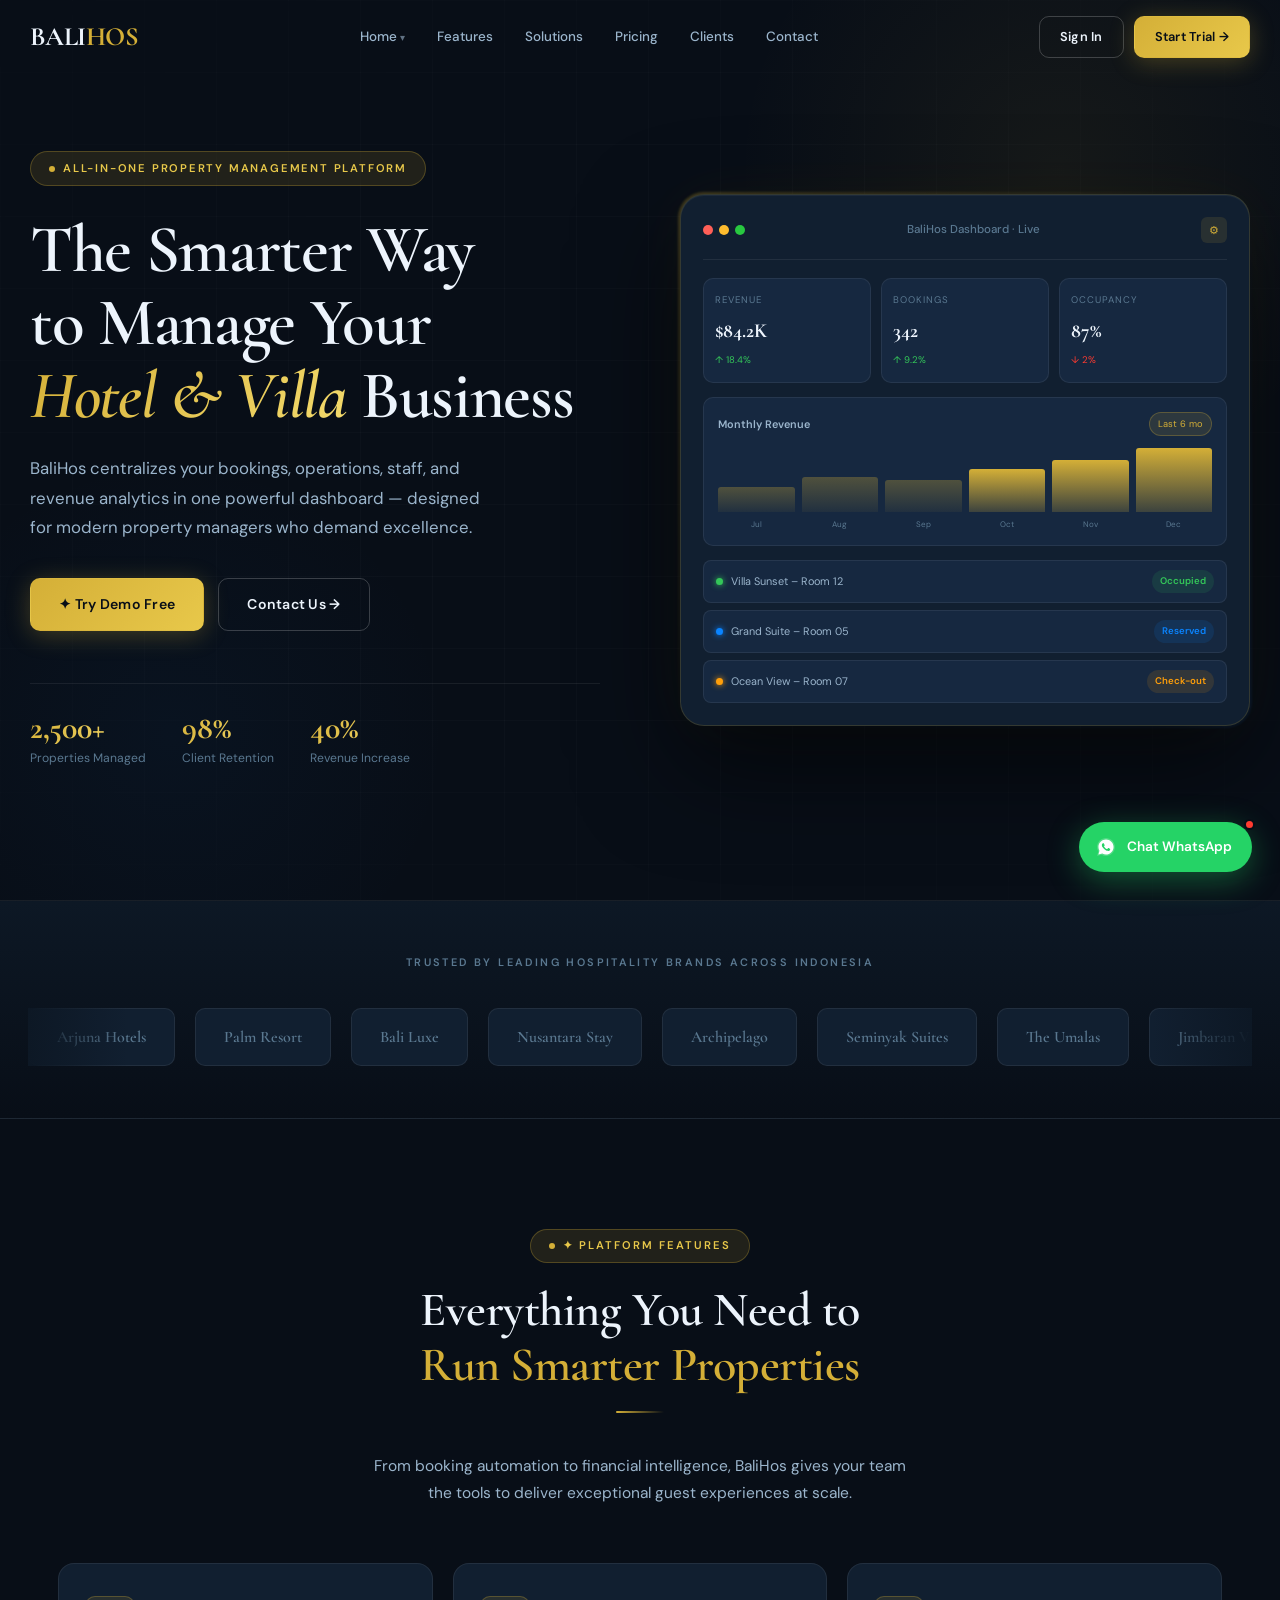
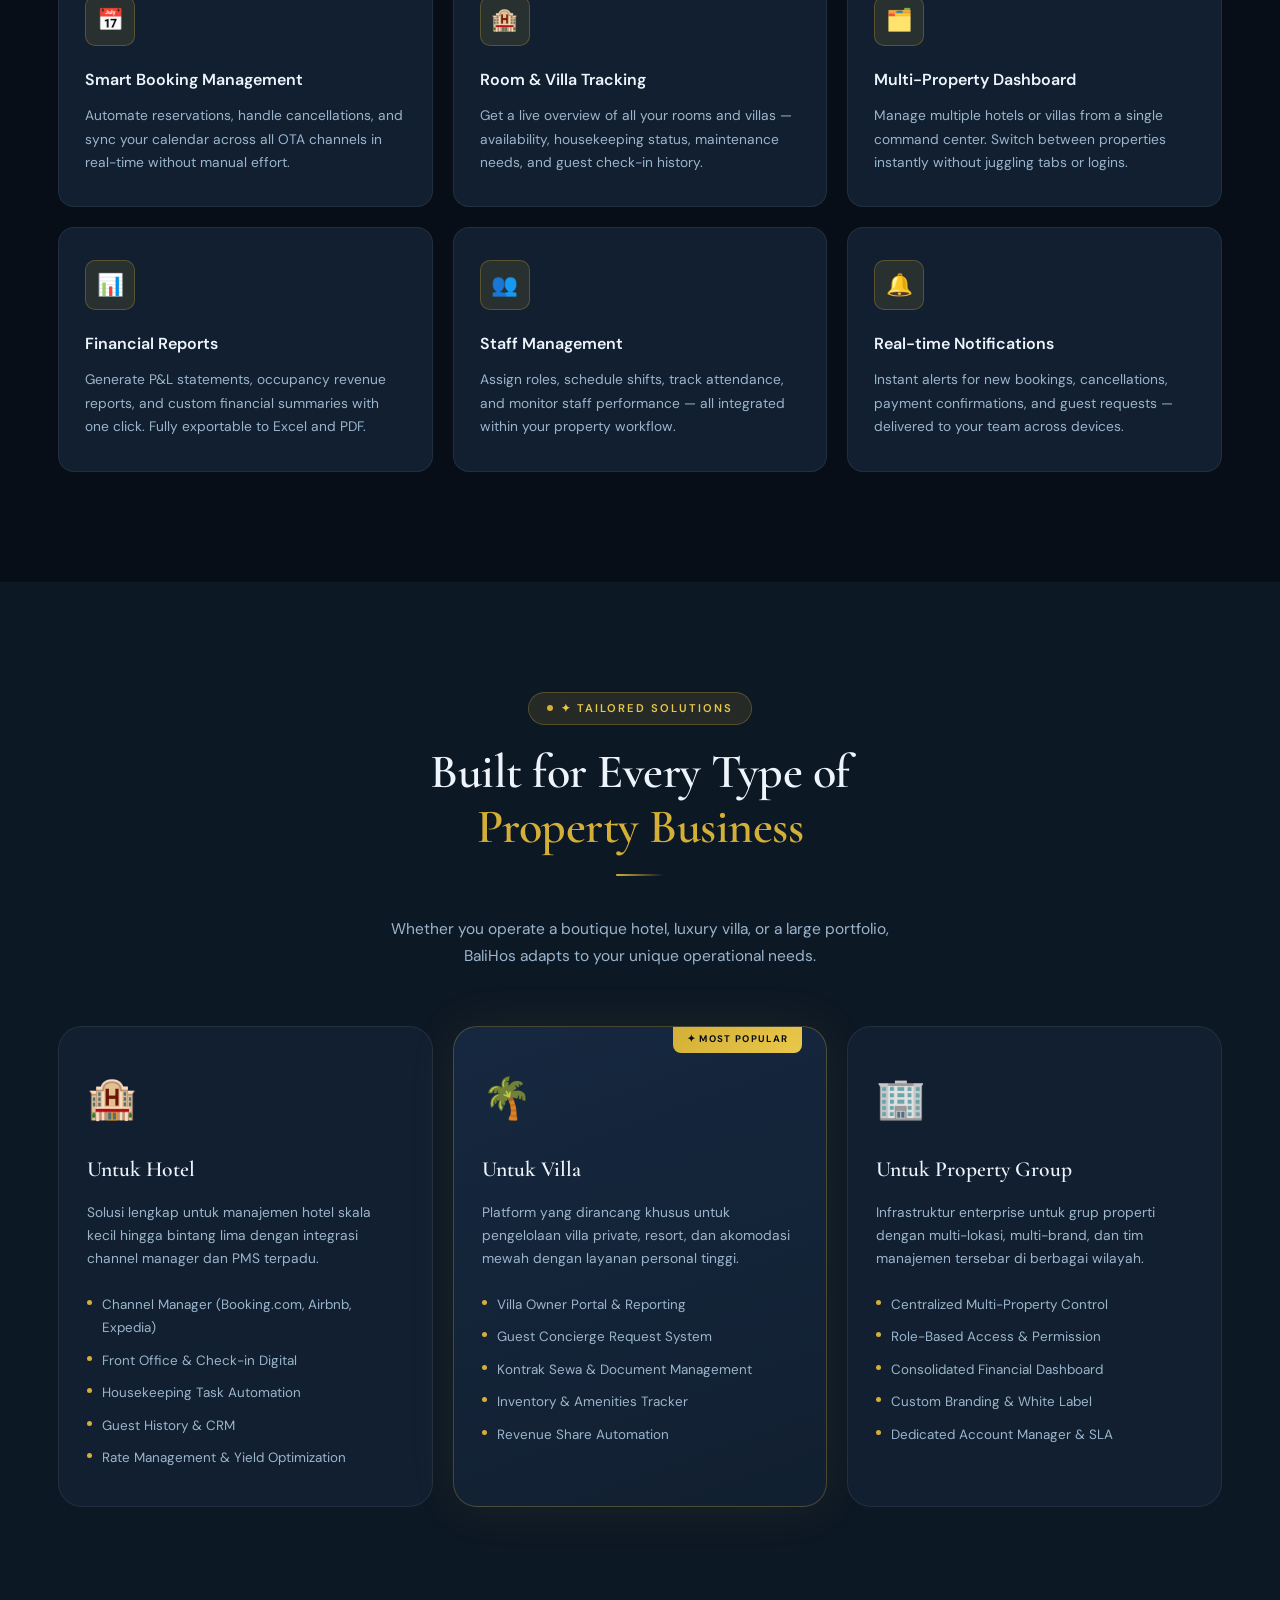
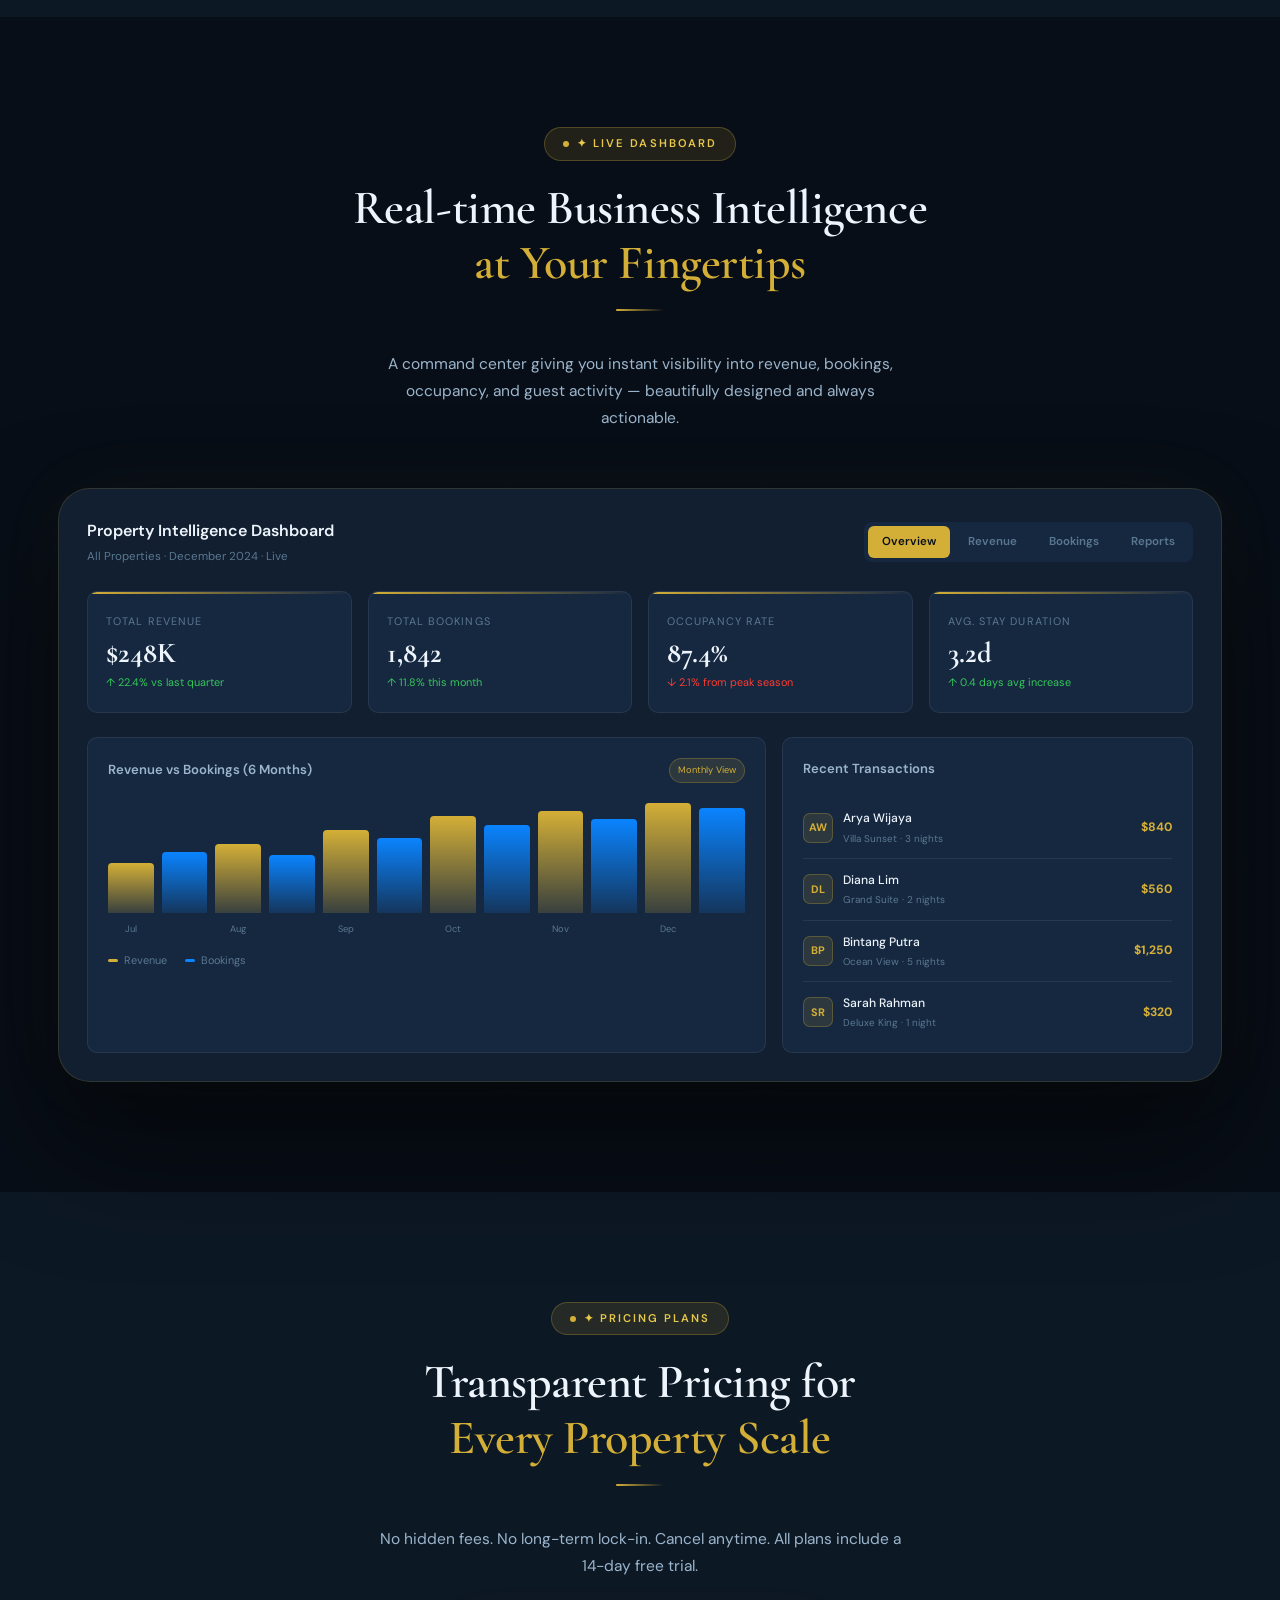
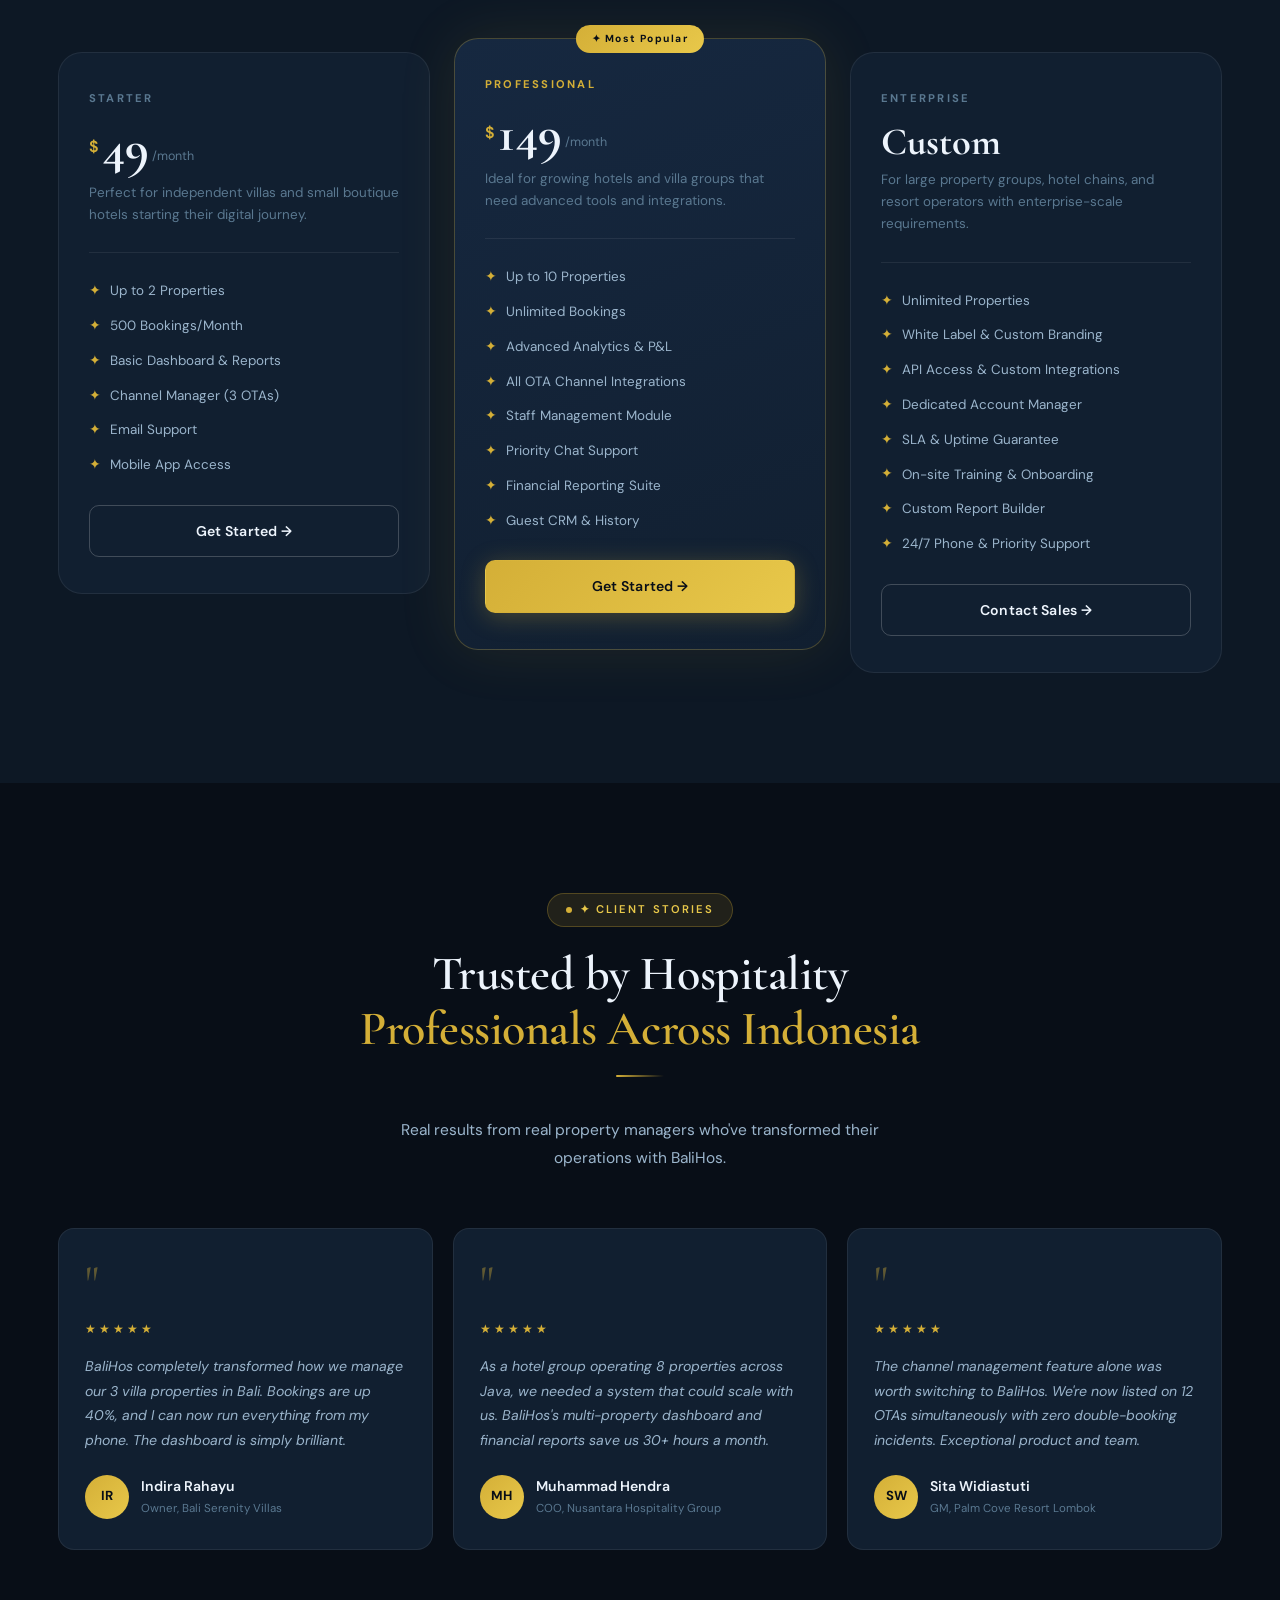
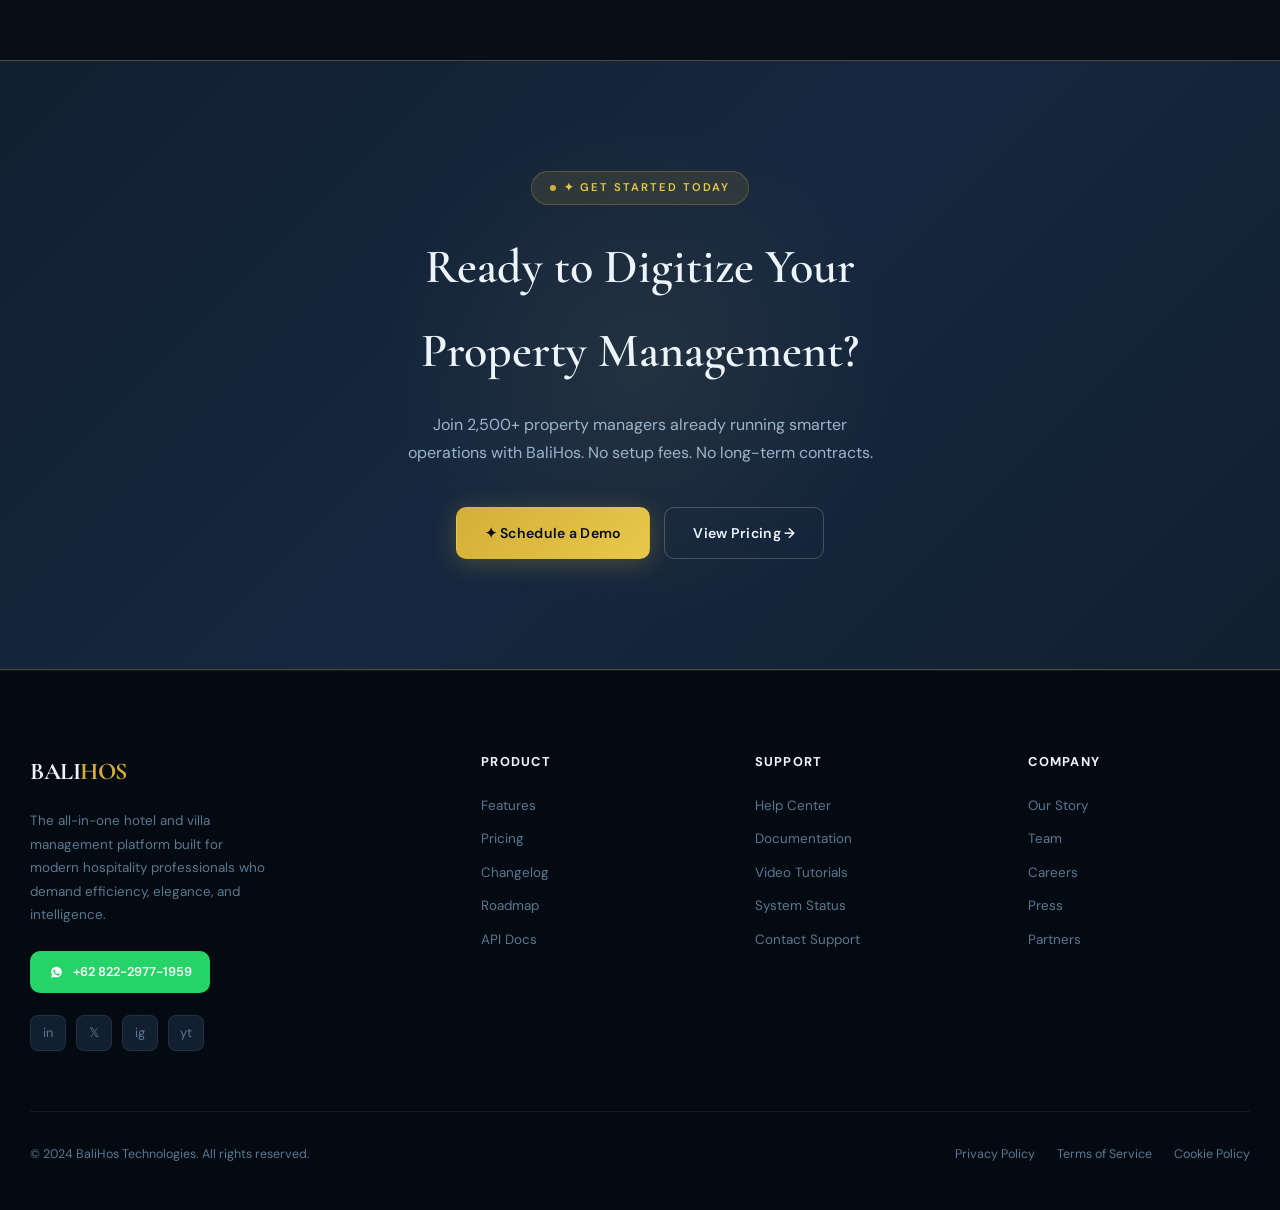
<file: index.html>
<!DOCTYPE html>
<html lang="id">
<head>
  <meta charset="UTF-8" />
  <meta name="viewport" content="width=device-width, initial-scale=1.0" />
  <title>BaliHos – Hotel & Villa Management System</title>
  <link href="https://fonts.googleapis.com/css2?family=Cormorant+Garamond:ital,wght@0,300;0,400;0,600;0,700;1,300;1,400&family=DM+Sans:ital,opsz,wght@0,9..40,300;0,9..40,400;0,9..40,500;0,9..40,600;0,9..40,700;1,9..40,300&display=swap" rel="stylesheet" />
  <style>
    /* ============================================================
       BALIHOS v2 — Modern Elegant SaaS · Full Responsive + Animations
       Design Direction: Dark luxury tech / Deep navy + warm gold
       Typography: Cormorant Garamond (display) + DM Sans (body)
    ============================================================ */

    /* ─── RESET ─── */
    *, *::before, *::after { box-sizing: border-box; margin: 0; padding: 0; }
    html { scroll-behavior: smooth; font-size: 16px; }
    body {
      font-family: 'DM Sans', sans-serif;
      background: #080E17;
      color: #C8D8E8;
      line-height: 1.75;
      overflow-x: hidden;
    }
    img { display: block; max-width: 100%; }
    a { text-decoration: none; color: inherit; }
    button { font-family: inherit; cursor: pointer; border: none; background: none; }

    /* ─── CUSTOM SCROLLBAR ─── */
    ::-webkit-scrollbar { width: 4px; }
    ::-webkit-scrollbar-track { background: #080E17; }
    ::-webkit-scrollbar-thumb { background: linear-gradient(180deg, #D4AF37, #8B6914); border-radius: 4px; }

    /* ─── CSS VARIABLES ─── */
    :root {
      --navy:        #080E17;
      --navy-1:      #0D1825;
      --navy-2:      #111F30;
      --navy-3:      #162840;
      --navy-4:      #1C3355;
      --gold:        #D4AF37;
      --gold-2:      #E8C84A;
      --gold-3:      #F5DC6E;
      --gold-dim:    rgba(212,175,55,0.12);
      --gold-glow:   rgba(212,175,55,0.25);
      --gold-border: rgba(212,175,55,0.28);
      --text-bright: #EDF4FC;
      --text-soft:   #9BB5CC;
      --text-muted:  #5A7890;
      --border:      rgba(255,255,255,0.07);
      --r-sm:        10px;
      --r-md:        16px;
      --r-lg:        24px;
      --r-xl:        32px;
      --ease:        cubic-bezier(0.16, 1, 0.3, 1);
      --ease-in:     cubic-bezier(0.4, 0, 1, 1);
      --t:           0.4s var(--ease);
    }

    /* ─── KEYFRAMES ─── */
    @keyframes fadeUp      { from { opacity:0; transform:translateY(28px); } to { opacity:1; transform:translateY(0); } }
    @keyframes fadeIn      { from { opacity:0; } to { opacity:1; } }
    @keyframes slideRight  { from { opacity:0; transform:translateX(-24px); } to { opacity:1; transform:translateX(0); } }
    @keyframes slideLeft   { from { opacity:0; transform:translateX(24px); } to { opacity:1; transform:translateX(0); } }
    @keyframes scaleUp     { from { opacity:0; transform:scale(0.92); } to { opacity:1; transform:scale(1); } }
    @keyframes pulseDot    { 0%,100%{opacity:1;transform:scale(1);} 50%{opacity:0.4;transform:scale(0.7);} }
    @keyframes waPulse     { 0%,100%{transform:scale(1);box-shadow:0 0 0 0 rgba(37,211,102,0.4);} 70%{transform:scale(1.05);box-shadow:0 0 0 12px rgba(37,211,102,0);} }
    @keyframes float       { 0%,100%{transform:translateY(0);} 50%{transform:translateY(-10px);} }
    @keyframes shimmer     { 0%{background-position:200% center;} 100%{background-position:-200% center;} }
    @keyframes orbitSpin   { from{transform:rotate(0deg);} to{transform:rotate(360deg);} }
    @keyframes lineExpand  { from{width:0;} to{width:100%;} }
    @keyframes countUp     { from{opacity:0;transform:translateY(12px);} to{opacity:1;transform:translateY(0);} }
    @keyframes gradShift   { 0%,100%{background-position:0% 50%;} 50%{background-position:100% 50%;} }
    @keyframes glowPulse   { 0%,100%{opacity:0.4;} 50%{opacity:0.8;} }
    @keyframes menuSlide   { from{opacity:0;transform:translateY(-8px);} to{opacity:1;transform:translateY(0);} }

    /* ─── SCROLL REVEAL (JS-driven) ─── */
    .reveal {
      opacity: 0;
      transform: translateY(32px);
      transition: opacity 0.7s var(--ease), transform 0.7s var(--ease);
    }
    .reveal.visible { opacity: 1; transform: translateY(0); }
    .reveal-left  { opacity:0; transform:translateX(-32px); transition: opacity 0.7s var(--ease), transform 0.7s var(--ease); }
    .reveal-left.visible { opacity:1; transform:translateX(0); }
    .reveal-right { opacity:0; transform:translateX(32px); transition: opacity 0.7s var(--ease), transform 0.7s var(--ease); }
    .reveal-right.visible { opacity:1; transform:translateX(0); }

    /* stagger delays */
    .delay-1 { transition-delay: 0.1s !important; }
    .delay-2 { transition-delay: 0.2s !important; }
    .delay-3 { transition-delay: 0.3s !important; }
    .delay-4 { transition-delay: 0.4s !important; }
    .delay-5 { transition-delay: 0.5s !important; }
    .delay-6 { transition-delay: 0.6s !important; }

    /* ─── UTILITIES ─── */
    .container     { max-width: 1220px; margin: 0 auto; padding: 0 28px; }
    .text-center   { text-align: center; }
    .text-gold     { color: var(--gold); }
    .section-pad   { padding: 110px 0; }
    .section-pad-sm{ padding: 72px 0; }

    /* Section label pill */
    .pill {
      display: inline-flex;
      align-items: center;
      gap: 8px;
      padding: 6px 18px;
      border-radius: 100px;
      font-size: 0.7rem;
      font-weight: 600;
      letter-spacing: 0.18em;
      text-transform: uppercase;
      color: var(--gold-2);
      background: var(--gold-dim);
      border: 1px solid var(--gold-border);
      margin-bottom: 20px;
    }
    .pill::before {
      content: '';
      width: 6px; height: 6px;
      border-radius: 50%;
      background: var(--gold);
      animation: pulseDot 2s infinite;
    }

    /* Gold divider */
    .divider {
      width: 48px; height: 2px;
      background: linear-gradient(90deg, var(--gold), transparent);
      border-radius: 2px;
      margin: 18px auto 40px;
    }
    .divider.left { margin: 18px 0 40px; }

    /* Section headings */
    .s-title {
      font-family: 'Cormorant Garamond', serif;
      font-size: clamp(2rem, 4vw, 3rem);
      font-weight: 600;
      color: var(--text-bright);
      line-height: 1.15;
      letter-spacing: -0.01em;
      margin-bottom: 14px;
    }
    .s-sub {
      font-size: 0.97rem;
      color: var(--text-soft);
      max-width: 540px;
      margin: 0 auto 56px;
    }
    .s-sub.left { margin: 0 0 56px; }

    /* ─── BUTTONS ─── */
    .btn {
      display: inline-flex;
      align-items: center;
      gap: 8px;
      padding: 13px 28px;
      border-radius: var(--r-sm);
      font-size: 0.88rem;
      font-weight: 600;
      letter-spacing: 0.02em;
      border: 1.5px solid transparent;
      transition: var(--t);
      position: relative;
      overflow: hidden;
    }
    .btn::after {
      content: '';
      position: absolute;
      inset: 0;
      background: linear-gradient(135deg, rgba(255,255,255,0.08), transparent);
      opacity: 0;
      transition: opacity 0.3s;
    }
    .btn:hover::after { opacity: 1; }

    .btn-gold {
      background: linear-gradient(135deg, var(--gold), var(--gold-2));
      color: #080E17;
      box-shadow: 0 4px 24px rgba(212,175,55,0.28);
    }
    .btn-gold:hover {
      transform: translateY(-2px);
      box-shadow: 0 12px 36px rgba(212,175,55,0.42);
    }
    .btn-ghost {
      background: transparent;
      color: var(--text-bright);
      border-color: rgba(255,255,255,0.2);
    }
    .btn-ghost:hover {
      border-color: var(--gold-border);
      color: var(--gold-2);
      transform: translateY(-2px);
    }
    .btn-sm { padding: 9px 20px; font-size: 0.8rem; }
    .btn-full { width: 100%; justify-content: center; }

    /* ─── NAVBAR ─── */
    .navbar {
      position: fixed;
      top: 0; left: 0; right: 0;
      z-index: 1000;
      padding: 0 28px;
      transition: var(--t);
    }
    .navbar.scrolled {
      background: rgba(8,14,23,0.94);
      backdrop-filter: blur(20px);
      -webkit-backdrop-filter: blur(20px);
      border-bottom: 1px solid var(--gold-border);
      box-shadow: 0 4px 40px rgba(0,0,0,0.4);
    }
    .navbar-inner {
      max-width: 1220px;
      margin: 0 auto;
      display: flex;
      align-items: center;
      justify-content: space-between;
      height: 74px;
    }
    .logo {
      font-family: 'Cormorant Garamond', serif;
      font-size: 1.65rem;
      font-weight: 700;
      letter-spacing: -0.02em;
      color: var(--text-bright);
    }
    .logo span { color: var(--gold); }

    /* Desktop nav links */
    .nav-links {
      display: flex;
      align-items: center;
      gap: 4px;
      list-style: none;
    }
    .nav-links > li { position: relative; }
    .nav-links > li > a {
      display: block;
      padding: 8px 14px;
      font-size: 0.84rem;
      font-weight: 500;
      color: var(--text-soft);
      border-radius: 6px;
      transition: var(--t);
    }
    .nav-links > li > a:hover { color: var(--text-bright); background: var(--border); }

    /* Dropdown */
    .nav-dropdown {
      position: absolute;
      top: calc(100% + 8px);
      left: 0;
      min-width: 180px;
      background: var(--navy-2);
      border: 1px solid var(--gold-border);
      border-radius: var(--r-md);
      padding: 8px;
      opacity: 0;
      visibility: hidden;
      transform: translateY(-8px);
      transition: var(--t);
      z-index: 100;
      box-shadow: 0 20px 60px rgba(0,0,0,0.5);
    }
    .nav-links > li:hover .nav-dropdown {
      opacity: 1; visibility: visible; transform: translateY(0);
      animation: menuSlide 0.25s var(--ease);
    }
    .nav-dropdown a {
      display: block;
      padding: 10px 14px;
      font-size: 0.82rem;
      color: var(--text-soft);
      border-radius: 6px;
      transition: var(--t);
    }
    .nav-dropdown a:hover { background: var(--gold-dim); color: var(--gold); }
    .has-dropdown > a::after { content: ' ▾'; font-size: 0.65rem; opacity: 0.6; }

    /* Nav CTA */
    .nav-cta { display: flex; align-items: center; gap: 10px; }

    /* Hamburger */
    .hamburger {
      display: none;
      flex-direction: column;
      gap: 5px;
      padding: 8px;
      cursor: pointer;
    }
    .hamburger span {
      display: block;
      width: 22px; height: 2px;
      background: var(--text-bright);
      border-radius: 2px;
      transition: var(--t);
    }
    .hamburger.open span:nth-child(1) { transform: rotate(45deg) translate(5px, 5px); }
    .hamburger.open span:nth-child(2) { opacity: 0; transform: scaleX(0); }
    .hamburger.open span:nth-child(3) { transform: rotate(-45deg) translate(5px, -5px); }

    /* Mobile nav drawer */
    .mobile-nav {
      display: none;
      position: fixed;
      top: 74px; left: 0; right: 0;
      background: rgba(8,14,23,0.98);
      backdrop-filter: blur(24px);
      border-bottom: 1px solid var(--gold-border);
      padding: 24px 28px 32px;
      z-index: 999;
      transform: translateY(-10px);
      opacity: 0;
      transition: var(--t);
      box-shadow: 0 40px 80px rgba(0,0,0,0.6);
    }
    .mobile-nav.open { display: block; transform: translateY(0); opacity: 1; }
    .mobile-nav a {
      display: block;
      padding: 13px 0;
      font-size: 0.95rem;
      font-weight: 500;
      color: var(--text-soft);
      border-bottom: 1px solid var(--border);
      transition: var(--t);
    }
    .mobile-nav a:hover { color: var(--gold); padding-left: 6px; }
    .mobile-nav a:last-child { border-bottom: none; }
    .mobile-nav-btns { display: flex; gap: 12px; margin-top: 24px; }
    .mobile-nav-btns .btn { flex: 1; justify-content: center; }

    /* ─── HERO ─── */
    .hero {
      min-height: 100svh;
      display: flex;
      align-items: center;
      padding: 100px 28px 80px;
      position: relative;
      overflow: hidden;
    }

    /* Animated background mesh */
    .hero-bg {
      position: absolute;
      inset: 0;
      z-index: 0;
      pointer-events: none;
    }
    .hero-bg::before {
      content: '';
      position: absolute;
      top: -20%;
      right: -10%;
      width: 60vw; height: 60vw;
      max-width: 700px; max-height: 700px;
      background: radial-gradient(ellipse, rgba(212,175,55,0.07) 0%, transparent 65%);
      border-radius: 50%;
      animation: glowPulse 4s ease-in-out infinite;
    }
    .hero-bg::after {
      content: '';
      position: absolute;
      bottom: -15%;
      left: -10%;
      width: 50vw; height: 50vw;
      max-width: 600px; max-height: 600px;
      background: radial-gradient(ellipse, rgba(26,100,180,0.06) 0%, transparent 65%);
      border-radius: 50%;
    }

    /* grid lines decoration */
    .hero-grid {
      position: absolute;
      inset: 0;
      background-image:
        linear-gradient(rgba(255,255,255,0.018) 1px, transparent 1px),
        linear-gradient(90deg, rgba(255,255,255,0.018) 1px, transparent 1px);
      background-size: 72px 72px;
      mask-image: radial-gradient(ellipse 80% 80% at 50% 50%, black 40%, transparent 100%);
    }

    .hero-inner {
      max-width: 1220px;
      margin: 0 auto;
      display: grid;
      grid-template-columns: 1fr 1fr;
      gap: 80px;
      align-items: center;
      position: relative;
      z-index: 1;
      width: 100%;
    }

    /* Hero content */
    .hero-label {
      display: inline-flex;
      align-items: center;
      gap: 8px;
      background: var(--gold-dim);
      border: 1px solid var(--gold-border);
      padding: 7px 18px;
      border-radius: 100px;
      font-size: 0.7rem;
      font-weight: 600;
      color: var(--gold-2);
      letter-spacing: 0.16em;
      text-transform: uppercase;
      margin-bottom: 28px;
      animation: fadeIn 0.8s var(--ease) both;
    }
    .hero-label-dot {
      width: 6px; height: 6px;
      background: var(--gold);
      border-radius: 50%;
      animation: pulseDot 2s infinite;
    }

    .hero-h1 {
      font-family: 'Cormorant Garamond', serif;
      font-size: clamp(2.4rem, 5.5vw, 4.2rem);
      font-weight: 600;
      color: var(--text-bright);
      line-height: 1.08;
      letter-spacing: -0.02em;
      margin-bottom: 22px;
      animation: fadeUp 0.9s var(--ease) 0.1s both;
    }
    .hero-h1 em {
      font-style: italic;
      background: linear-gradient(135deg, var(--gold), var(--gold-3));
      -webkit-background-clip: text;
      -webkit-text-fill-color: transparent;
      background-clip: text;
    }

    .hero-p {
      font-size: 1.05rem;
      color: var(--text-soft);
      max-width: 460px;
      margin-bottom: 36px;
      line-height: 1.75;
      animation: fadeUp 0.9s var(--ease) 0.2s both;
    }

    .hero-btns {
      display: flex;
      gap: 14px;
      flex-wrap: wrap;
      margin-bottom: 52px;
      animation: fadeUp 0.9s var(--ease) 0.3s both;
    }

    /* Animated stat bar */
    .hero-stats {
      display: flex;
      gap: 36px;
      padding-top: 28px;
      border-top: 1px solid var(--border);
      animation: fadeUp 0.9s var(--ease) 0.4s both;
    }
    .stat-item { }
    .stat-num {
      font-family: 'Cormorant Garamond', serif;
      font-size: 2rem;
      font-weight: 700;
      color: var(--gold);
      line-height: 1;
      background: linear-gradient(135deg, var(--gold), var(--gold-3));
      -webkit-background-clip: text;
      -webkit-text-fill-color: transparent;
      background-clip: text;
    }
    .stat-label { font-size: 0.76rem; color: var(--text-muted); margin-top: 4px; }

    /* ─── DASHBOARD MOCKUP ─── */
    .hero-visual {
      position: relative;
      animation: slideLeft 1s var(--ease) 0.2s both;
    }

    /* Glowing border effect */
    .dash-glow {
      position: absolute;
      inset: -2px;
      border-radius: calc(var(--r-lg) + 2px);
      background: linear-gradient(135deg, var(--gold-border), transparent 50%, rgba(26,100,200,0.15));
      z-index: 0;
      filter: blur(1px);
    }

    .dash-wrap {
      position: relative;
      z-index: 1;
      background: var(--navy-2);
      border: 1px solid rgba(212,175,55,0.18);
      border-radius: var(--r-lg);
      padding: 22px;
      box-shadow:
        0 40px 100px rgba(0,0,0,0.6),
        0 0 60px rgba(212,175,55,0.06),
        inset 0 1px 0 rgba(255,255,255,0.05);
      animation: float 6s ease-in-out infinite;
    }

    .dash-bar {
      display: flex;
      align-items: center;
      justify-content: space-between;
      padding-bottom: 16px;
      border-bottom: 1px solid var(--border);
      margin-bottom: 18px;
    }
    .dash-dots { display: flex; gap: 6px; }
    .dash-dots span {
      width: 10px; height: 10px;
      border-radius: 50%;
    }
    .dd-r { background: #FF5F57; }
    .dd-y { background: #FEBC2E; }
    .dd-g { background: #28C840; }
    .dash-bar-title { font-size: 0.72rem; color: var(--text-muted); font-weight: 500; }
    .dash-bar-icon {
      width: 26px; height: 26px;
      border-radius: 6px;
      background: var(--gold-dim);
      display: flex;
      align-items: center;
      justify-content: center;
      font-size: 0.7rem;
      color: var(--gold);
    }

    /* Dash mini KPIs */
    .dash-kpis {
      display: grid;
      grid-template-columns: repeat(3, 1fr);
      gap: 10px;
      margin-bottom: 14px;
    }
    .dash-kpi {
      background: var(--navy-3);
      border-radius: var(--r-sm);
      padding: 13px 11px;
      border: 1px solid var(--border);
    }
    .dk-label { font-size: 0.6rem; color: var(--text-muted); text-transform: uppercase; letter-spacing: 0.1em; margin-bottom: 5px; }
    .dk-val {
      font-family: 'Cormorant Garamond', serif;
      font-size: 1.25rem;
      font-weight: 700;
      color: var(--text-bright);
    }
    .dk-change { font-size: 0.6rem; margin-top: 3px; }
    .up { color: #34C759; }
    .dn { color: #FF3B30; }

    /* Mini chart */
    .dash-chart {
      background: var(--navy-3);
      border-radius: var(--r-sm);
      padding: 14px;
      border: 1px solid var(--border);
      margin-bottom: 14px;
    }
    .dc-head { display: flex; justify-content: space-between; align-items: center; margin-bottom: 12px; }
    .dc-label { font-size: 0.68rem; font-weight: 600; color: var(--text-soft); }
    .dc-badge {
      font-size: 0.58rem;
      background: var(--gold-dim);
      color: var(--gold);
      padding: 3px 8px;
      border-radius: 100px;
      border: 1px solid var(--gold-border);
    }
    .bar-chart { display: flex; align-items: flex-end; gap: 7px; height: 64px; }
    .bc-bar {
      flex: 1;
      border-radius: 3px 3px 0 0;
      background: linear-gradient(180deg, var(--gold) 0%, rgba(212,175,55,0.2) 100%);
      transition: opacity 0.2s;
      position: relative;
    }
    .bc-bar:hover { opacity: 0.7; }
    .bc-bar.dim { background: linear-gradient(180deg, rgba(212,175,55,0.3) 0%, rgba(212,175,55,0.06) 100%); }
    .bar-labels { display: flex; gap: 7px; margin-top: 5px; }
    .bar-labels span { flex: 1; text-align: center; font-size: 0.5rem; color: var(--text-muted); }

    /* Dash room list */
    .dash-rooms { display: flex; flex-direction: column; gap: 7px; }
    .dr-item {
      display: flex;
      align-items: center;
      justify-content: space-between;
      background: var(--navy-3);
      padding: 9px 12px;
      border-radius: 8px;
      border: 1px solid var(--border);
      transition: var(--t);
    }
    .dr-item:hover { border-color: var(--gold-border); }
    .dr-left { display: flex; align-items: center; gap: 8px; font-size: 0.68rem; color: var(--text-soft); }
    .dr-dot { width: 7px; height: 7px; border-radius: 50%; flex-shrink: 0; }
    .dot-green { background: #34C759; box-shadow: 0 0 6px #34C759; }
    .dot-blue  { background: #0A84FF; box-shadow: 0 0 6px #0A84FF; }
    .dot-amber { background: #FF9F0A; box-shadow: 0 0 6px #FF9F0A; }
    .dr-badge { font-size: 0.6rem; font-weight: 600; padding: 3px 8px; border-radius: 100px; }
    .badge-ok   { background: rgba(52,199,89,0.12); color: #34C759; }
    .badge-res  { background: rgba(10,132,255,0.12); color: #0A84FF; }
    .badge-out  { background: rgba(255,159,10,0.12); color: #FF9F0A; }

    /* ─── TRUSTED BY ─── */
    .trusted {
      padding: 52px 28px;
      border-top: 1px solid var(--border);
      border-bottom: 1px solid var(--border);
      background: linear-gradient(180deg, var(--navy-1) 0%, var(--navy) 100%);
      overflow: hidden;
    }
    .trusted-label {
      text-align: center;
      font-size: 0.68rem;
      font-weight: 600;
      color: var(--text-muted);
      letter-spacing: 0.22em;
      text-transform: uppercase;
      margin-bottom: 36px;
    }

    /* Marquee scrolling logos */
    .logo-marquee { position: relative; overflow: hidden; }
    .logo-marquee::before,
    .logo-marquee::after {
      content: '';
      position: absolute;
      top: 0; bottom: 0;
      width: 100px;
      z-index: 2;
      pointer-events: none;
    }
    .logo-marquee::before { left: 0; background: linear-gradient(90deg, var(--navy-1), transparent); }
    .logo-marquee::after  { right: 0; background: linear-gradient(270deg, var(--navy-1), transparent); }

    .logo-track {
      display: flex;
      gap: 20px;
      width: max-content;
      animation: marquee 28s linear infinite;
    }
    @keyframes marquee { from{transform:translateX(0);} to{transform:translateX(-50%);} }
    .logo-track:hover { animation-play-state: paused; }

    .logo-chip {
      background: var(--navy-2);
      border: 1px solid var(--border);
      border-radius: var(--r-sm);
      padding: 14px 28px;
      font-family: 'Cormorant Garamond', serif;
      font-size: 1rem;
      font-weight: 600;
      color: var(--text-muted);
      white-space: nowrap;
      transition: var(--t);
      flex-shrink: 0;
    }
    .logo-chip:hover { border-color: var(--gold-border); color: var(--gold); transform: translateY(-2px); }

    /* ─── FEATURES ─── */
    .features { background: var(--navy); }
    .features-grid {
      display: grid;
      grid-template-columns: repeat(3, 1fr);
      gap: 20px;
    }
    .feat-card {
      background: var(--navy-2);
      border: 1px solid var(--border);
      border-radius: var(--r-md);
      padding: 32px 26px;
      transition: var(--t);
      position: relative;
      overflow: hidden;
      cursor: default;
    }
    /* shimmer top border on hover */
    .feat-card::before {
      content: '';
      position: absolute;
      top: 0; left: -100%; right: -100%;
      height: 1.5px;
      background: linear-gradient(90deg, transparent, var(--gold), transparent);
      opacity: 0;
      transition: opacity 0.4s, left 0.6s;
    }
    .feat-card:hover { border-color: rgba(212,175,55,0.2); transform: translateY(-6px); box-shadow: 0 24px 60px rgba(0,0,0,0.35), 0 0 40px rgba(212,175,55,0.06); }
    .feat-card:hover::before { opacity: 1; left: 0; }

    /* Subtle glow in card corner */
    .feat-card::after {
      content: '';
      position: absolute;
      top: -40px; right: -40px;
      width: 100px; height: 100px;
      background: radial-gradient(circle, rgba(212,175,55,0.08) 0%, transparent 70%);
      border-radius: 50%;
      opacity: 0;
      transition: opacity 0.4s;
    }
    .feat-card:hover::after { opacity: 1; }

    .feat-icon {
      width: 50px; height: 50px;
      background: var(--gold-dim);
      border: 1px solid var(--gold-border);
      border-radius: var(--r-sm);
      display: flex;
      align-items: center;
      justify-content: center;
      font-size: 1.35rem;
      margin-bottom: 20px;
      transition: var(--t);
    }
    .feat-card:hover .feat-icon { background: rgba(212,175,55,0.2); transform: scale(1.08); }
    .feat-h { font-size: 1rem; font-weight: 600; color: var(--text-bright); margin-bottom: 10px; }
    .feat-p { font-size: 0.86rem; color: var(--text-soft); line-height: 1.7; }

    /* ─── SOLUTIONS ─── */
    .solutions { background: var(--navy-1); }
    .solutions-grid {
      display: grid;
      grid-template-columns: repeat(3, 1fr);
      gap: 20px;
    }
    .sol-card {
      background: var(--navy-2);
      border: 1px solid var(--border);
      border-radius: var(--r-lg);
      padding: 36px 28px;
      transition: var(--t);
      position: relative;
      overflow: hidden;
    }
    .sol-card::before {
      content: '';
      position: absolute;
      bottom: 0; left: 0; right: 0;
      height: 1px;
      background: linear-gradient(90deg, transparent, var(--gold-border), transparent);
      opacity: 0;
      transition: opacity 0.4s;
    }
    .sol-card:hover { border-color: rgba(212,175,55,0.22); transform: translateY(-6px); box-shadow: 0 28px 70px rgba(0,0,0,0.4); }
    .sol-card:hover::before { opacity: 1; }

    .sol-card.featured {
      border-color: var(--gold-border);
      background: linear-gradient(160deg, var(--navy-3) 0%, var(--navy-2) 100%);
      box-shadow: 0 0 50px rgba(212,175,55,0.08);
    }
    .sol-popular {
      position: absolute;
      top: -1px; right: 24px;
      font-size: 0.6rem;
      font-weight: 700;
      letter-spacing: 0.14em;
      text-transform: uppercase;
      padding: 5px 14px;
      background: linear-gradient(135deg, var(--gold), var(--gold-2));
      color: #080E17;
      border-radius: 0 0 8px 8px;
    }
    .sol-emoji { font-size: 2.5rem; margin-bottom: 18px; display: block; }
    .sol-h { font-family: 'Cormorant Garamond', serif; font-size: 1.35rem; font-weight: 600; color: var(--text-bright); margin-bottom: 12px; }
    .sol-p { font-size: 0.86rem; color: var(--text-soft); margin-bottom: 22px; line-height: 1.7; }
    .sol-list { list-style: none; display: flex; flex-direction: column; gap: 9px; }
    .sol-list li {
      font-size: 0.84rem;
      color: var(--text-soft);
      display: flex;
      align-items: flex-start;
      gap: 10px;
    }
    .sol-list li::before {
      content: '';
      width: 5px; height: 5px;
      background: var(--gold);
      border-radius: 50%;
      flex-shrink: 0;
      margin-top: 7px;
    }

    /* ─── DASHBOARD PREVIEW ─── */
    .preview { background: var(--navy); }
    .preview-ui {
      background: var(--navy-2);
      border: 1px solid rgba(212,175,55,0.16);
      border-radius: var(--r-xl);
      padding: 28px;
      box-shadow: 0 60px 120px rgba(0,0,0,0.5), 0 0 80px rgba(212,175,55,0.04);
      margin-top: 56px;
    }
    .pui-header {
      display: flex;
      align-items: center;
      justify-content: space-between;
      margin-bottom: 24px;
      flex-wrap: wrap;
      gap: 12px;
    }
    .pui-title { font-size: 1rem; font-weight: 600; color: var(--text-bright); }
    .pui-sub { font-size: 0.72rem; color: var(--text-muted); margin-top: 2px; }
    .pui-tabs {
      display: flex;
      gap: 4px;
      background: var(--navy-3);
      padding: 4px;
      border-radius: 8px;
    }
    .pui-tab {
      padding: 6px 14px;
      border-radius: 6px;
      font-size: 0.72rem;
      font-weight: 600;
      color: var(--text-muted);
      cursor: pointer;
      transition: var(--t);
    }
    .pui-tab.active { background: var(--gold); color: #080E17; }
    .pui-tab:not(.active):hover { background: var(--border); color: var(--text-soft); }

    .kpi-grid {
      display: grid;
      grid-template-columns: repeat(4, 1fr);
      gap: 16px;
      margin-bottom: 24px;
    }
    .kpi-card {
      background: var(--navy-3);
      border-radius: var(--r-sm);
      padding: 20px 18px;
      border: 1px solid var(--border);
      position: relative;
      overflow: hidden;
      transition: var(--t);
    }
    .kpi-card:hover { border-color: rgba(212,175,55,0.2); transform: translateY(-3px); }
    .kpi-card::after {
      content: '';
      position: absolute;
      top: 0; left: 0; right: 0;
      height: 1.5px;
      background: linear-gradient(90deg, var(--gold), transparent);
    }
    .kpi-label { font-size: 0.68rem; color: var(--text-muted); text-transform: uppercase; letter-spacing: 0.1em; margin-bottom: 8px; }
    .kpi-val { font-family: 'Cormorant Garamond', serif; font-size: 1.8rem; font-weight: 700; color: var(--text-bright); line-height: 1; }
    .kpi-chg { font-size: 0.68rem; margin-top: 5px; }

    .preview-body {
      display: grid;
      grid-template-columns: 1.65fr 1fr;
      gap: 16px;
    }
    .pb-chart {
      background: var(--navy-3);
      border-radius: var(--r-sm);
      padding: 20px;
      border: 1px solid var(--border);
    }
    .pbc-head { display: flex; justify-content: space-between; align-items: center; margin-bottom: 20px; }
    .pbc-label { font-size: 0.82rem; font-weight: 600; color: var(--text-soft); }
    .bar-chart-lg { display: flex; align-items: flex-end; gap: 8px; height: 110px; }
    .bcl-bar {
      flex: 1;
      border-radius: 4px 4px 0 0;
      background: linear-gradient(180deg, var(--gold) 0%, rgba(212,175,55,0.18) 100%);
      transition: opacity 0.2s, transform 0.2s;
    }
    .bcl-bar:hover { opacity: 0.75; transform: scaleY(1.02); transform-origin: bottom; }
    .bcl-bar.b { background: linear-gradient(180deg, #0A84FF 0%, rgba(10,132,255,0.15) 100%); }
    .month-row { display: flex; gap: 8px; margin-top: 8px; }
    .month-row span { flex: 1; text-align: center; font-size: 0.58rem; color: var(--text-muted); }
    .chart-legend { display: flex; gap: 18px; margin-top: 14px; }
    .cl-item { display: flex; align-items: center; gap: 6px; font-size: 0.68rem; color: var(--text-muted); }
    .cl-dot { width: 10px; height: 3px; border-radius: 2px; }

    .pb-recent {
      background: var(--navy-3);
      border-radius: var(--r-sm);
      padding: 20px;
      border: 1px solid var(--border);
    }
    .pr-head { font-size: 0.82rem; font-weight: 600; color: var(--text-soft); margin-bottom: 16px; }
    .pr-item {
      display: flex;
      align-items: center;
      justify-content: space-between;
      padding: 11px 0;
      border-bottom: 1px solid var(--border);
      transition: var(--t);
    }
    .pr-item:last-child { border-bottom: none; padding-bottom: 0; }
    .pr-item:hover { padding-left: 4px; }
    .pr-left { display: flex; align-items: center; gap: 10px; }
    .pr-av {
      width: 30px; height: 30px;
      border-radius: 7px;
      background: var(--gold-dim);
      border: 1px solid var(--gold-border);
      display: flex;
      align-items: center;
      justify-content: center;
      font-size: 0.68rem;
      font-weight: 700;
      color: var(--gold);
      flex-shrink: 0;
    }
    .pr-name { font-size: 0.76rem; color: var(--text-bright); font-weight: 500; }
    .pr-room { font-size: 0.62rem; color: var(--text-muted); }
    .pr-amount { font-size: 0.76rem; font-weight: 700; color: var(--gold); }

    /* ─── PRICING ─── */
    .pricing { background: var(--navy-1); }
    .pricing-grid {
      display: grid;
      grid-template-columns: repeat(3, 1fr);
      gap: 24px;
      align-items: start;
      padding-top: 16px;
    }
    .price-card {
      background: var(--navy-2);
      border: 1px solid var(--border);
      border-radius: var(--r-lg);
      padding: 36px 30px;
      transition: var(--t);
      position: relative;
    }
    .price-card:hover { transform: translateY(-6px); border-color: rgba(212,175,55,0.2); box-shadow: 0 30px 70px rgba(0,0,0,0.4); }
    .price-card.highlighted {
      border: 1.5px solid var(--gold-border);
      background: linear-gradient(160deg, var(--navy-3) 0%, var(--navy-2) 100%);
      box-shadow: 0 0 60px rgba(212,175,55,0.1);
      transform: translateY(-14px);
    }
    .price-card.highlighted:hover { transform: translateY(-20px); }
    .price-badge {
      position: absolute;
      top: -14px;
      left: 50%;
      transform: translateX(-50%);
      background: linear-gradient(135deg, var(--gold), var(--gold-2));
      color: #080E17;
      font-size: 0.64rem;
      font-weight: 700;
      letter-spacing: 0.14em;
      padding: 5px 16px;
      border-radius: 100px;
      white-space: nowrap;
    }
    .price-tier {
      font-size: 0.7rem;
      font-weight: 700;
      letter-spacing: 0.2em;
      text-transform: uppercase;
      color: var(--text-muted);
      margin-bottom: 14px;
    }
    .price-amount { display: flex; align-items: flex-start; gap: 3px; margin-bottom: 8px; }
    .price-currency { font-size: 1rem; font-weight: 600; color: var(--gold); margin-top: 10px; }
    .price-num {
      font-family: 'Cormorant Garamond', serif;
      font-size: 3.2rem;
      font-weight: 700;
      color: var(--text-bright);
      line-height: 1;
    }
    .price-period { font-size: 0.78rem; color: var(--text-muted); align-self: flex-end; margin-bottom: 6px; }
    .price-desc {
      font-size: 0.84rem;
      color: var(--text-muted);
      margin-bottom: 26px;
      padding-bottom: 26px;
      border-bottom: 1px solid var(--border);
      line-height: 1.65;
    }
    .price-list { list-style: none; display: flex; flex-direction: column; gap: 11px; margin-bottom: 28px; }
    .price-list li { font-size: 0.84rem; color: var(--text-soft); display: flex; align-items: center; gap: 9px; }
    .price-check { color: var(--gold); font-size: 0.85rem; }

    /* ─── TESTIMONIALS ─── */
    .testimonials { background: var(--navy); }
    .testi-grid {
      display: grid;
      grid-template-columns: repeat(3, 1fr);
      gap: 20px;
    }
    .testi-card {
      background: var(--navy-2);
      border: 1px solid var(--border);
      border-radius: var(--r-md);
      padding: 30px 26px;
      transition: var(--t);
      position: relative;
    }
    .testi-card:hover { border-color: rgba(212,175,55,0.2); transform: translateY(-5px); box-shadow: 0 20px 50px rgba(0,0,0,0.35); }
    .testi-quote-icon {
      font-family: 'Cormorant Garamond', serif;
      font-size: 3rem;
      color: var(--gold);
      opacity: 0.4;
      line-height: 1;
      margin-bottom: 12px;
    }
    .testi-stars { color: var(--gold); font-size: 0.76rem; letter-spacing: 3px; margin-bottom: 14px; }
    .testi-text {
      font-size: 0.88rem;
      color: var(--text-soft);
      font-style: italic;
      line-height: 1.75;
      margin-bottom: 22px;
    }
    .testi-author { display: flex; align-items: center; gap: 12px; }
    .testi-av {
      width: 44px; height: 44px;
      border-radius: 50%;
      background: linear-gradient(135deg, var(--gold), var(--gold-2));
      display: flex;
      align-items: center;
      justify-content: center;
      font-weight: 700;
      font-size: 0.82rem;
      color: #080E17;
      flex-shrink: 0;
    }
    .testi-name { font-size: 0.88rem; font-weight: 600; color: var(--text-bright); }
    .testi-role { font-size: 0.72rem; color: var(--text-muted); }

    /* ─── CTA ─── */
    .cta-section {
      padding: 110px 28px;
      background:
        linear-gradient(135deg, var(--navy-2) 0%, var(--navy-3) 50%, var(--navy-2) 100%);
      border-top: 1px solid var(--gold-border);
      border-bottom: 1px solid var(--gold-border);
      text-align: center;
      position: relative;
      overflow: hidden;
    }
    .cta-section::before {
      content: '';
      position: absolute;
      top: 50%; left: 50%;
      transform: translate(-50%, -50%);
      width: 600px; height: 600px;
      background: radial-gradient(circle, rgba(212,175,55,0.07) 0%, transparent 60%);
      border-radius: 50%;
      animation: glowPulse 4s ease-in-out infinite;
    }
    .cta-section .container { position: relative; z-index: 1; }
    .cta-h { font-family: 'Cormorant Garamond', serif; font-size: clamp(2rem, 4vw, 3rem); font-weight: 600; color: var(--text-bright); margin-bottom: 18px; max-width: 620px; margin-left: auto; margin-right: auto; }
    .cta-p { font-size: 1rem; color: var(--text-soft); max-width: 480px; margin: 0 auto 40px; }
    .cta-btns { display: flex; justify-content: center; gap: 14px; flex-wrap: wrap; }

    /* ─── FOOTER ─── */
    .footer {
      padding: 80px 28px 44px;
      background: #040A11;
      border-top: 1px solid var(--border);
    }
    .footer-inner { max-width: 1220px; margin: 0 auto; }
    .footer-grid {
      display: grid;
      grid-template-columns: 1.8fr 1fr 1fr 1fr;
      gap: 52px;
      margin-bottom: 60px;
    }
    .footer-brand .logo { font-size: 1.5rem; display: block; margin-bottom: 16px; }
    .footer-brand p { font-size: 0.84rem; color: var(--text-muted); max-width: 240px; line-height: 1.75; margin-bottom: 24px; }
    .wa-footer-btn {
      display: inline-flex;
      align-items: center;
      gap: 8px;
      background: #25D366;
      color: #fff;
      padding: 10px 18px;
      border-radius: var(--r-sm);
      font-size: 0.8rem;
      font-weight: 600;
      margin-bottom: 22px;
      transition: var(--t);
    }
    .wa-footer-btn:hover { background: #1ebe5d; transform: translateY(-2px); box-shadow: 0 8px 24px rgba(37,211,102,0.3); }
    .socials { display: flex; gap: 10px; }
    .social-btn {
      width: 36px; height: 36px;
      background: var(--navy-2);
      border: 1px solid var(--border);
      border-radius: 8px;
      display: flex;
      align-items: center;
      justify-content: center;
      font-size: 0.8rem;
      color: var(--text-muted);
      transition: var(--t);
    }
    .social-btn:hover { border-color: var(--gold-border); color: var(--gold); transform: translateY(-2px); }

    .footer-col-h {
      font-size: 0.8rem;
      font-weight: 700;
      letter-spacing: 0.1em;
      text-transform: uppercase;
      color: var(--text-bright);
      margin-bottom: 20px;
    }
    .footer-links { list-style: none; display: flex; flex-direction: column; gap: 10px; }
    .footer-links a { font-size: 0.84rem; color: var(--text-muted); transition: var(--t); display: flex; align-items: center; gap: 0; }
    .footer-links a:hover { color: var(--gold); transform: translateX(4px); }

    .footer-bottom {
      display: flex;
      align-items: center;
      justify-content: space-between;
      padding-top: 32px;
      border-top: 1px solid var(--border);
      flex-wrap: wrap;
      gap: 14px;
    }
    .footer-bottom p { font-size: 0.78rem; color: var(--text-muted); }
    .footer-legal { display: flex; gap: 22px; }
    .footer-legal a { font-size: 0.78rem; color: var(--text-muted); transition: var(--t); }
    .footer-legal a:hover { color: var(--gold); }

    /* ─── WA FLOAT ─── */
    .wa-float {
      position: fixed;
      bottom: 28px; right: 28px;
      z-index: 9999;
      display: flex;
      align-items: center;
      gap: 10px;
      background: #25D366;
      color: #fff;
      padding: 13px 20px 13px 16px;
      border-radius: 100px;
      font-size: 0.85rem;
      font-weight: 600;
      font-family: 'DM Sans', sans-serif;
      text-decoration: none;
      box-shadow: 0 8px 32px rgba(37,211,102,0.38);
      transition: var(--t);
      animation: waPulse 2.5s ease-in-out infinite;
    }
    .wa-float:hover {
      background: #1ebe5d;
      transform: translateY(-4px) scale(1.03);
      box-shadow: 0 16px 48px rgba(37,211,102,0.52);
      animation: none;
    }
    .wa-float svg { flex-shrink: 0; }
    .wa-dot {
      position: absolute;
      top: -3px; right: -3px;
      width: 11px; height: 11px;
      background: #FF3B30;
      border-radius: 50%;
      border: 2px solid #080E17;
      animation: pulseDot 1.5s infinite;
    }

    /* ─── RESPONSIVE ─── */
    @media (max-width: 1100px) {
      .hero-inner        { gap: 52px; }
      .features-grid     { grid-template-columns: repeat(2, 1fr); }
      .solutions-grid    { grid-template-columns: repeat(2, 1fr); }
      .kpi-grid          { grid-template-columns: repeat(2, 1fr); }
      .footer-grid       { grid-template-columns: 1fr 1fr; gap: 36px; }
    }

    @media (max-width: 960px) {
      .hero-inner        { grid-template-columns: 1fr; }
      .hero-visual       { display: none; }
      .pricing-grid      { grid-template-columns: 1fr; max-width: 420px; margin: 0 auto; }
      .price-card.highlighted { transform: none; }
      .price-card.highlighted:hover { transform: translateY(-6px); }
      .preview-body      { grid-template-columns: 1fr; }
      .testi-grid        { grid-template-columns: 1fr; max-width: 520px; margin: 0 auto; }
    }

    @media (max-width: 768px) {
      .nav-links, .nav-cta { display: none; }
      .hamburger { display: flex; }
      .section-pad   { padding: 72px 0; }
      .section-pad-sm{ padding: 48px 0; }
      .hero { padding: 90px 20px 64px; }
      .hero-h1 { font-size: 2.2rem; }
      .hero-stats { gap: 22px; }
      .features-grid  { grid-template-columns: 1fr; }
      .solutions-grid { grid-template-columns: 1fr; }
      .kpi-grid       { grid-template-columns: repeat(2, 1fr); }
      .footer-grid    { grid-template-columns: 1fr; gap: 32px; }
      .footer-bottom  { flex-direction: column; align-items: flex-start; }
      .s-title        { font-size: 1.8rem; }
      .s-sub          { font-size: 0.92rem; }
      .wa-float span  { display: none; }
      .wa-float       { padding: 14px; border-radius: 50%; }
    }

    @media (max-width: 520px) {
      .container, .hero, .cta-section { padding-left: 16px; padding-right: 16px; }
      .kpi-grid       { grid-template-columns: 1fr; }
      .hero-h1        { font-size: 1.9rem; }
      .hero-stats     { flex-wrap: wrap; gap: 18px; }
      .hero-btns      { flex-direction: column; }
      .hero-btns .btn { width: 100%; justify-content: center; }
      .cta-btns       { flex-direction: column; align-items: center; }
      .cta-btns .btn  { width: 100%; max-width: 320px; }
      .footer         { padding: 60px 16px 32px; }
      .footer-legal   { flex-wrap: wrap; gap: 12px; }
      .pui-tabs       { display: none; }
    }
  </style>
</head>
<body>

<!-- ═══════════════════════════════════════════
     NAVBAR
════════════════════════════════════════════ -->
<nav class="navbar" id="navbar">
  <div class="navbar-inner">
    <div class="logo">BALI<span>HOS</span></div>

    <ul class="nav-links">
      <li class="has-dropdown">
        <a href="#home">Home</a>
        <ul class="nav-dropdown">
          <li><a href="index.html">Home</a></li>
          <li><a href="landing2.html">Sample 1</a></li>
          <li><a href="index4.html">Sample 2</a></li>
          <li><a href="https://app.balihos.my.id/">Start Trial</a></li>
        </ul>
      </li>
      <li><a href="#features">Features</a></li>
      <li><a href="#solutions">Solutions</a></li>
      <li><a href="#pricing">Pricing</a></li>
      <li><a href="#clients">Clients</a></li>
      <li><a href="https://wa.me/6282229771959?text=Halo%20BaliHos%2C%20saya%20ingin%20info%20lebih%20lanjut." target="_blank">Contact</a></li>
    </ul>

    <div class="nav-cta">
      <a href="https://app.balihos.my.id/" class="btn btn-ghost btn-sm">Sign In</a>
      <a href="https://app.balihos.my.id/" class="btn btn-gold btn-sm">Start Trial →</a>
    </div>

    <button class="hamburger" id="hamburger" aria-label="Open menu">
      <span></span><span></span><span></span>
    </button>
  </div>
</nav>

<!-- Mobile Nav Drawer -->
<div class="mobile-nav" id="mobileNav">
  <a href="#home" onclick="closeMobile()">Home</a>
  <a href="#features" onclick="closeMobile()">Features</a>
  <a href="#solutions" onclick="closeMobile()">Solutions</a>
  <a href="#pricing" onclick="closeMobile()">Pricing</a>
  <a href="#clients" onclick="closeMobile()">Clients</a>
  <a href="https://wa.me/6282229771959" target="_blank" onclick="closeMobile()">Contact (WhatsApp)</a>
  <div class="mobile-nav-btns">
    <a href="https://app.balihos.my.id/" class="btn btn-ghost">Sign In</a>
    <a href="https://app.balihos.my.id/" class="btn btn-gold">Start Trial →</a>
  </div>
</div>


<!-- ═══════════════════════════════════════════
     HERO
════════════════════════════════════════════ -->
<section class="hero" id="home">
  <div class="hero-bg">
    <div class="hero-grid"></div>
  </div>
  <div class="hero-inner">
    <!-- Left: Content -->
    <div class="hero-content">
      <div class="hero-label">
        <span class="hero-label-dot"></span>
        All-in-One Property Management Platform
      </div>
      <h1 class="hero-h1">
        The Smarter Way<br>to Manage Your<br>
        <em>Hotel & Villa</em> Business
      </h1>
      <p class="hero-p">
        BaliHos centralizes your bookings, operations, staff, and revenue analytics in one powerful dashboard — designed for modern property managers who demand excellence.
      </p>
      <div class="hero-btns">
        <a href="https://wa.me/6282229771959?text=Halo%20BaliHos%2C%20saya%20ingin%20info%20lebih%20lanjut%20dan%20request%20demo." target="_blank" class="btn btn-gold">
          ✦ Try Demo Free
        </a>
        <a href="https://wa.me/6282229771959?text=Halo%20BaliHos%2C%20saya%20ingin%20info%20lebih%20lanjut." target="_blank" class="btn btn-ghost">
          Contact Us →
        </a>
      </div>
      <div class="hero-stats">
        <div class="stat-item">
          <div class="stat-num">2,500+</div>
          <div class="stat-label">Properties Managed</div>
        </div>
        <div class="stat-item">
          <div class="stat-num">98%</div>
          <div class="stat-label">Client Retention</div>
        </div>
        <div class="stat-item">
          <div class="stat-num">40%</div>
          <div class="stat-label">Revenue Increase</div>
        </div>
      </div>
    </div>

    <!-- Right: Dashboard Mockup -->
    <div class="hero-visual">
      <div class="dash-glow"></div>
      <div class="dash-wrap">
        <!-- Topbar -->
        <div class="dash-bar">
          <div class="dash-dots">
            <span class="dd-r"></span><span class="dd-y"></span><span class="dd-g"></span>
          </div>
          <div class="dash-bar-title">BaliHos Dashboard · Live</div>
          <div class="dash-bar-icon">⚙</div>
        </div>
        <!-- KPI row -->
        <div class="dash-kpis">
          <div class="dash-kpi">
            <div class="dk-label">Revenue</div>
            <div class="dk-val">$84.2K</div>
            <div class="dk-change up">↑ 18.4%</div>
          </div>
          <div class="dash-kpi">
            <div class="dk-label">Bookings</div>
            <div class="dk-val">342</div>
            <div class="dk-change up">↑ 9.2%</div>
          </div>
          <div class="dash-kpi">
            <div class="dk-label">Occupancy</div>
            <div class="dk-val">87%</div>
            <div class="dk-change dn">↓ 2%</div>
          </div>
        </div>
        <!-- Chart -->
        <div class="dash-chart">
          <div class="dc-head">
            <span class="dc-label">Monthly Revenue</span>
            <span class="dc-badge">Last 6 mo</span>
          </div>
          <div class="bar-chart">
            <div class="bc-bar dim" style="height:40%"></div>
            <div class="bc-bar dim" style="height:55%"></div>
            <div class="bc-bar dim" style="height:50%"></div>
            <div class="bc-bar" style="height:68%"></div>
            <div class="bc-bar" style="height:82%"></div>
            <div class="bc-bar" style="height:100%"></div>
          </div>
          <div class="bar-labels">
            <span>Jul</span><span>Aug</span><span>Sep</span>
            <span>Oct</span><span>Nov</span><span>Dec</span>
          </div>
        </div>
        <!-- Room list -->
        <div class="dash-rooms">
          <div class="dr-item">
            <div class="dr-left"><div class="dr-dot dot-green"></div>Villa Sunset – Room 12</div>
            <div class="dr-badge badge-ok">Occupied</div>
          </div>
          <div class="dr-item">
            <div class="dr-left"><div class="dr-dot dot-blue"></div>Grand Suite – Room 05</div>
            <div class="dr-badge badge-res">Reserved</div>
          </div>
          <div class="dr-item">
            <div class="dr-left"><div class="dr-dot dot-amber"></div>Ocean View – Room 07</div>
            <div class="dr-badge badge-out">Check-out</div>
          </div>
        </div>
      </div>
    </div>
  </div>
</section>


<!-- ═══════════════════════════════════════════
     TRUSTED BY
════════════════════════════════════════════ -->
<section class="trusted section-pad-sm" id="clients">
  <div class="trusted-label reveal">Trusted by leading hospitality brands across Indonesia</div>
  <div class="logo-marquee">
    <div class="logo-track">
      <!-- duplicated for seamless loop -->
      <div class="logo-chip">Arjuna Hotels</div>
      <div class="logo-chip">Palm Resort</div>
      <div class="logo-chip">Bali Luxe</div>
      <div class="logo-chip">Nusantara Stay</div>
      <div class="logo-chip">Archipelago</div>
      <div class="logo-chip">Seminyak Suites</div>
      <div class="logo-chip">The Umalas</div>
      <div class="logo-chip">Jimbaran Villas</div>
      <div class="logo-chip">Arjuna Hotels</div>
      <div class="logo-chip">Palm Resort</div>
      <div class="logo-chip">Bali Luxe</div>
      <div class="logo-chip">Nusantara Stay</div>
      <div class="logo-chip">Archipelago</div>
      <div class="logo-chip">Seminyak Suites</div>
      <div class="logo-chip">The Umalas</div>
      <div class="logo-chip">Jimbaran Villas</div>
    </div>
  </div>
</section>


<!-- ═══════════════════════════════════════════
     FEATURES
════════════════════════════════════════════ -->
<section class="features section-pad" id="features">
  <div class="container">
    <div class="text-center reveal">
      <div class="pill">✦ Platform Features</div>
      <h2 class="s-title">Everything You Need to<br><span class="text-gold">Run Smarter Properties</span></h2>
      <div class="divider"></div>
      <p class="s-sub">From booking automation to financial intelligence, BaliHos gives your team the tools to deliver exceptional guest experiences at scale.</p>
    </div>
    <div class="features-grid">
      <div class="feat-card reveal delay-1">
        <div class="feat-icon">📅</div>
        <div class="feat-h">Smart Booking Management</div>
        <p class="feat-p">Automate reservations, handle cancellations, and sync your calendar across all OTA channels in real-time without manual effort.</p>
      </div>
      <div class="feat-card reveal delay-2">
        <div class="feat-icon">🏨</div>
        <div class="feat-h">Room & Villa Tracking</div>
        <p class="feat-p">Get a live overview of all your rooms and villas — availability, housekeeping status, maintenance needs, and guest check-in history.</p>
      </div>
      <div class="feat-card reveal delay-3">
        <div class="feat-icon">🗂️</div>
        <div class="feat-h">Multi-Property Dashboard</div>
        <p class="feat-p">Manage multiple hotels or villas from a single command center. Switch between properties instantly without juggling tabs or logins.</p>
      </div>
      <div class="feat-card reveal delay-1">
        <div class="feat-icon">📊</div>
        <div class="feat-h">Financial Reports</div>
        <p class="feat-p">Generate P&L statements, occupancy revenue reports, and custom financial summaries with one click. Fully exportable to Excel and PDF.</p>
      </div>
      <div class="feat-card reveal delay-2">
        <div class="feat-icon">👥</div>
        <div class="feat-h">Staff Management</div>
        <p class="feat-p">Assign roles, schedule shifts, track attendance, and monitor staff performance — all integrated within your property workflow.</p>
      </div>
      <div class="feat-card reveal delay-3">
        <div class="feat-icon">🔔</div>
        <div class="feat-h">Real-time Notifications</div>
        <p class="feat-p">Instant alerts for new bookings, cancellations, payment confirmations, and guest requests — delivered to your team across devices.</p>
      </div>
    </div>
  </div>
</section>


<!-- ═══════════════════════════════════════════
     SOLUTIONS
════════════════════════════════════════════ -->
<section class="solutions section-pad" id="solutions">
  <div class="container">
    <div class="text-center reveal">
      <div class="pill">✦ Tailored Solutions</div>
      <h2 class="s-title">Built for Every Type of<br><span class="text-gold">Property Business</span></h2>
      <div class="divider"></div>
      <p class="s-sub">Whether you operate a boutique hotel, luxury villa, or a large portfolio, BaliHos adapts to your unique operational needs.</p>
    </div>
    <div class="solutions-grid">
      <div class="sol-card reveal delay-1">
        <span class="sol-emoji">🏨</span>
        <div class="sol-h">Untuk Hotel</div>
        <p class="sol-p">Solusi lengkap untuk manajemen hotel skala kecil hingga bintang lima dengan integrasi channel manager dan PMS terpadu.</p>
        <ul class="sol-list">
          <li>Channel Manager (Booking.com, Airbnb, Expedia)</li>
          <li>Front Office & Check-in Digital</li>
          <li>Housekeeping Task Automation</li>
          <li>Guest History & CRM</li>
          <li>Rate Management & Yield Optimization</li>
        </ul>
      </div>
      <div class="sol-card featured reveal delay-2">
        <div class="sol-popular">✦ Most Popular</div>
        <span class="sol-emoji">🌴</span>
        <div class="sol-h">Untuk Villa</div>
        <p class="sol-p">Platform yang dirancang khusus untuk pengelolaan villa private, resort, dan akomodasi mewah dengan layanan personal tinggi.</p>
        <ul class="sol-list">
          <li>Villa Owner Portal & Reporting</li>
          <li>Guest Concierge Request System</li>
          <li>Kontrak Sewa & Document Management</li>
          <li>Inventory & Amenities Tracker</li>
          <li>Revenue Share Automation</li>
        </ul>
      </div>
      <div class="sol-card reveal delay-3">
        <span class="sol-emoji">🏢</span>
        <div class="sol-h">Untuk Property Group</div>
        <p class="sol-p">Infrastruktur enterprise untuk grup properti dengan multi-lokasi, multi-brand, dan tim manajemen tersebar di berbagai wilayah.</p>
        <ul class="sol-list">
          <li>Centralized Multi-Property Control</li>
          <li>Role-Based Access & Permission</li>
          <li>Consolidated Financial Dashboard</li>
          <li>Custom Branding & White Label</li>
          <li>Dedicated Account Manager & SLA</li>
        </ul>
      </div>
    </div>
  </div>
</section>


<!-- ═══════════════════════════════════════════
     DASHBOARD PREVIEW
════════════════════════════════════════════ -->
<section class="preview section-pad" id="dashboard">
  <div class="container">
    <div class="text-center reveal">
      <div class="pill">✦ Live Dashboard</div>
      <h2 class="s-title">Real-time Business Intelligence<br><span class="text-gold">at Your Fingertips</span></h2>
      <div class="divider"></div>
      <p class="s-sub">A command center giving you instant visibility into revenue, bookings, occupancy, and guest activity — beautifully designed and always actionable.</p>
    </div>
    <div class="preview-ui reveal">
      <div class="pui-header">
        <div>
          <div class="pui-title">Property Intelligence Dashboard</div>
          <div class="pui-sub">All Properties · December 2024 · Live</div>
        </div>
        <div class="pui-tabs">
          <div class="pui-tab active">Overview</div>
          <div class="pui-tab">Revenue</div>
          <div class="pui-tab">Bookings</div>
          <div class="pui-tab">Reports</div>
        </div>
      </div>
      <div class="kpi-grid">
        <div class="kpi-card">
          <div class="kpi-label">Total Revenue</div>
          <div class="kpi-val">$248K</div>
          <div class="kpi-chg up">↑ 22.4% vs last quarter</div>
        </div>
        <div class="kpi-card">
          <div class="kpi-label">Total Bookings</div>
          <div class="kpi-val">1,842</div>
          <div class="kpi-chg up">↑ 11.8% this month</div>
        </div>
        <div class="kpi-card">
          <div class="kpi-label">Occupancy Rate</div>
          <div class="kpi-val">87.4%</div>
          <div class="kpi-chg dn">↓ 2.1% from peak season</div>
        </div>
        <div class="kpi-card">
          <div class="kpi-label">Avg. Stay Duration</div>
          <div class="kpi-val">3.2d</div>
          <div class="kpi-chg up">↑ 0.4 days avg increase</div>
        </div>
      </div>
      <div class="preview-body">
        <div class="pb-chart">
          <div class="pbc-head">
            <span class="pbc-label">Revenue vs Bookings (6 Months)</span>
            <span class="dc-badge">Monthly View</span>
          </div>
          <div class="bar-chart-lg">
            <div class="bcl-bar" style="height:45%"></div>
            <div class="bcl-bar b" style="height:55%"></div>
            <div class="bcl-bar" style="height:62%"></div>
            <div class="bcl-bar b" style="height:52%"></div>
            <div class="bcl-bar" style="height:75%"></div>
            <div class="bcl-bar b" style="height:68%"></div>
            <div class="bcl-bar" style="height:88%"></div>
            <div class="bcl-bar b" style="height:80%"></div>
            <div class="bcl-bar" style="height:92%"></div>
            <div class="bcl-bar b" style="height:85%"></div>
            <div class="bcl-bar" style="height:100%"></div>
            <div class="bcl-bar b" style="height:95%"></div>
          </div>
          <div class="month-row">
            <span>Jul</span><span></span>
            <span>Aug</span><span></span>
            <span>Sep</span><span></span>
            <span>Oct</span><span></span>
            <span>Nov</span><span></span>
            <span>Dec</span><span></span>
          </div>
          <div class="chart-legend">
            <div class="cl-item"><div class="cl-dot" style="background:var(--gold)"></div>Revenue</div>
            <div class="cl-item"><div class="cl-dot" style="background:#0A84FF"></div>Bookings</div>
          </div>
        </div>
        <div class="pb-recent">
          <div class="pr-head">Recent Transactions</div>
          <div class="pr-item">
            <div class="pr-left"><div class="pr-av">AW</div><div><div class="pr-name">Arya Wijaya</div><div class="pr-room">Villa Sunset · 3 nights</div></div></div>
            <div class="pr-amount">$840</div>
          </div>
          <div class="pr-item">
            <div class="pr-left"><div class="pr-av">DL</div><div><div class="pr-name">Diana Lim</div><div class="pr-room">Grand Suite · 2 nights</div></div></div>
            <div class="pr-amount">$560</div>
          </div>
          <div class="pr-item">
            <div class="pr-left"><div class="pr-av">BP</div><div><div class="pr-name">Bintang Putra</div><div class="pr-room">Ocean View · 5 nights</div></div></div>
            <div class="pr-amount">$1,250</div>
          </div>
          <div class="pr-item">
            <div class="pr-left"><div class="pr-av">SR</div><div><div class="pr-name">Sarah Rahman</div><div class="pr-room">Deluxe King · 1 night</div></div></div>
            <div class="pr-amount">$320</div>
          </div>
        </div>
      </div>
    </div>
  </div>
</section>


<!-- ═══════════════════════════════════════════
     PRICING
════════════════════════════════════════════ -->
<section class="pricing section-pad" id="pricing">
  <div class="container">
    <div class="text-center reveal">
      <div class="pill">✦ Pricing Plans</div>
      <h2 class="s-title">Transparent Pricing for<br><span class="text-gold">Every Property Scale</span></h2>
      <div class="divider"></div>
      <p class="s-sub">No hidden fees. No long-term lock-in. Cancel anytime. All plans include a 14-day free trial.</p>
    </div>
    <div class="pricing-grid">
      <div class="price-card reveal delay-1">
        <div class="price-tier">Starter</div>
        <div class="price-amount">
          <span class="price-currency">$</span>
          <span class="price-num">49</span>
          <span class="price-period">/month</span>
        </div>
        <div class="price-desc">Perfect for independent villas and small boutique hotels starting their digital journey.</div>
        <ul class="price-list">
          <li><span class="price-check">✦</span>Up to 2 Properties</li>
          <li><span class="price-check">✦</span>500 Bookings/Month</li>
          <li><span class="price-check">✦</span>Basic Dashboard & Reports</li>
          <li><span class="price-check">✦</span>Channel Manager (3 OTAs)</li>
          <li><span class="price-check">✦</span>Email Support</li>
          <li><span class="price-check">✦</span>Mobile App Access</li>
        </ul>
        <a href="https://app.balihos.my.id/" class="btn btn-ghost btn-full">Get Started →</a>
      </div>

      <div class="price-card highlighted reveal delay-2">
        <div class="price-badge">✦ Most Popular</div>
        <div class="price-tier" style="color:var(--gold)">Professional</div>
        <div class="price-amount">
          <span class="price-currency">$</span>
          <span class="price-num">149</span>
          <span class="price-period">/month</span>
        </div>
        <div class="price-desc">Ideal for growing hotels and villa groups that need advanced tools and integrations.</div>
        <ul class="price-list">
          <li><span class="price-check">✦</span>Up to 10 Properties</li>
          <li><span class="price-check">✦</span>Unlimited Bookings</li>
          <li><span class="price-check">✦</span>Advanced Analytics & P&L</li>
          <li><span class="price-check">✦</span>All OTA Channel Integrations</li>
          <li><span class="price-check">✦</span>Staff Management Module</li>
          <li><span class="price-check">✦</span>Priority Chat Support</li>
          <li><span class="price-check">✦</span>Financial Reporting Suite</li>
          <li><span class="price-check">✦</span>Guest CRM & History</li>
        </ul>
        <a href="https://app.balihos.my.id/" class="btn btn-gold btn-full">Get Started →</a>
      </div>

      <div class="price-card reveal delay-3">
        <div class="price-tier">Enterprise</div>
        <div class="price-amount">
          <span class="price-num" style="font-size:2.4rem;">Custom</span>
        </div>
        <div class="price-desc">For large property groups, hotel chains, and resort operators with enterprise-scale requirements.</div>
        <ul class="price-list">
          <li><span class="price-check">✦</span>Unlimited Properties</li>
          <li><span class="price-check">✦</span>White Label & Custom Branding</li>
          <li><span class="price-check">✦</span>API Access & Custom Integrations</li>
          <li><span class="price-check">✦</span>Dedicated Account Manager</li>
          <li><span class="price-check">✦</span>SLA & Uptime Guarantee</li>
          <li><span class="price-check">✦</span>On-site Training & Onboarding</li>
          <li><span class="price-check">✦</span>Custom Report Builder</li>
          <li><span class="price-check">✦</span>24/7 Phone & Priority Support</li>
        </ul>
        <a href="https://wa.me/6282229771959?text=Halo%20BaliHos%2C%20saya%20tertarik%20dengan%20paket%20Enterprise." target="_blank" class="btn btn-ghost btn-full">Contact Sales →</a>
      </div>
    </div>
  </div>
</section>


<!-- ═══════════════════════════════════════════
     TESTIMONIALS
════════════════════════════════════════════ -->
<section class="testimonials section-pad">
  <div class="container">
    <div class="text-center reveal">
      <div class="pill">✦ Client Stories</div>
      <h2 class="s-title">Trusted by Hospitality<br><span class="text-gold">Professionals Across Indonesia</span></h2>
      <div class="divider"></div>
      <p class="s-sub">Real results from real property managers who've transformed their operations with BaliHos.</p>
    </div>
    <div class="testi-grid">
      <div class="testi-card reveal delay-1">
        <div class="testi-quote-icon">"</div>
        <div class="testi-stars">★★★★★</div>
        <p class="testi-text">BaliHos completely transformed how we manage our 3 villa properties in Bali. Bookings are up 40%, and I can now run everything from my phone. The dashboard is simply brilliant.</p>
        <div class="testi-author">
          <div class="testi-av">IR</div>
          <div>
            <div class="testi-name">Indira Rahayu</div>
            <div class="testi-role">Owner, Bali Serenity Villas</div>
          </div>
        </div>
      </div>
      <div class="testi-card reveal delay-2">
        <div class="testi-quote-icon">"</div>
        <div class="testi-stars">★★★★★</div>
        <p class="testi-text">As a hotel group operating 8 properties across Java, we needed a system that could scale with us. BaliHos's multi-property dashboard and financial reports save us 30+ hours a month.</p>
        <div class="testi-author">
          <div class="testi-av">MH</div>
          <div>
            <div class="testi-name">Muhammad Hendra</div>
            <div class="testi-role">COO, Nusantara Hospitality Group</div>
          </div>
        </div>
      </div>
      <div class="testi-card reveal delay-3">
        <div class="testi-quote-icon">"</div>
        <div class="testi-stars">★★★★★</div>
        <p class="testi-text">The channel management feature alone was worth switching to BaliHos. We're now listed on 12 OTAs simultaneously with zero double-booking incidents. Exceptional product and team.</p>
        <div class="testi-author">
          <div class="testi-av">SW</div>
          <div>
            <div class="testi-name">Sita Widiastuti</div>
            <div class="testi-role">GM, Palm Cove Resort Lombok</div>
          </div>
        </div>
      </div>
    </div>
  </div>
</section>


<!-- ═══════════════════════════════════════════
     CTA
════════════════════════════════════════════ -->
<section class="cta-section" id="contact">
  <div class="container">
    <div class="pill reveal" style="margin:0 auto 20px;">✦ Get Started Today</div>
    <h2 class="cta-h reveal">Ready to Digitize Your<br>Property Management?</h2>
    <p class="cta-p reveal">Join 2,500+ property managers already running smarter operations with BaliHos. No setup fees. No long-term contracts.</p>
    <div class="cta-btns reveal">
      <a href="https://wa.me/6282229771959?text=Halo%20BaliHos%2C%20saya%20ingin%20schedule%20demo." target="_blank" class="btn btn-gold">✦ Schedule a Demo</a>
      <a href="#pricing" class="btn btn-ghost">View Pricing →</a>
    </div>
  </div>
</section>


<!-- ═══════════════════════════════════════════
     FOOTER
════════════════════════════════════════════ -->
<footer class="footer">
  <div class="footer-inner">
    <div class="footer-grid">
      <div class="footer-brand">
        <div class="logo">BALI<span>HOS</span></div>
        <p>The all-in-one hotel and villa management platform built for modern hospitality professionals who demand efficiency, elegance, and intelligence.</p>
        <a href="https://wa.me/6282229771959?text=Halo%20BaliHos%2C%20saya%20ingin%20info%20lebih%20lanjut." target="_blank" rel="noopener" class="wa-footer-btn">
          <svg width="17" height="17" viewBox="0 0 32 32" fill="none"><path d="M16 5C10.477 5 6 9.477 6 15c0 1.882.516 3.642 1.414 5.156L6 26l5.992-1.398A9.946 9.946 0 0016 25c5.523 0 10-4.477 10-10S21.523 5 16 5z" fill="white"/><path d="M21.5 18.5c-.3-.15-1.767-.872-2.04-.97-.274-.1-.473-.15-.672.15-.2.3-.772.97-.946 1.17-.174.2-.347.22-.647.075-.3-.15-1.266-.466-2.41-1.485-.89-.795-1.49-1.776-1.665-2.076-.174-.3-.018-.462.13-.61.134-.134.3-.347.45-.52.15-.174.2-.3.3-.498.1-.2.05-.373-.025-.522-.075-.15-.672-1.62-.92-2.22-.243-.582-.49-.503-.673-.513-.174-.008-.373-.01-.572-.01-.2 0-.522.075-.795.373-.274.3-1.044 1.02-1.044 2.487 0 1.467 1.069 2.884 1.218 3.083.15.2 2.1 3.207 5.088 4.497.712.307 1.267.49 1.7.628.714.228 1.365.196 1.878.119.573-.085 1.766-.722 2.016-1.42.25-.697.25-1.294.175-1.42-.075-.125-.274-.2-.573-.347z" fill="#25D366"/></svg>
          +62 822-2977-1959
        </a>
        <div class="socials">
          <a href="#" class="social-btn" aria-label="LinkedIn">in</a>
          <a href="#" class="social-btn" aria-label="Twitter">𝕏</a>
          <a href="#" class="social-btn" aria-label="Instagram">ig</a>
          <a href="#" class="social-btn" aria-label="YouTube">yt</a>
        </div>
      </div>
      <div>
        <div class="footer-col-h">Product</div>
        <ul class="footer-links">
          <li><a href="#features">Features</a></li>
          <li><a href="#pricing">Pricing</a></li>
          <li><a href="#">Changelog</a></li>
          <li><a href="#">Roadmap</a></li>
          <li><a href="#">API Docs</a></li>
        </ul>
      </div>
      <div>
        <div class="footer-col-h">Support</div>
        <ul class="footer-links">
          <li><a href="#">Help Center</a></li>
          <li><a href="#">Documentation</a></li>
          <li><a href="#">Video Tutorials</a></li>
          <li><a href="#">System Status</a></li>
          <li><a href="https://wa.me/6282229771959" target="_blank">Contact Support</a></li>
        </ul>
      </div>
      <div>
        <div class="footer-col-h">Company</div>
        <ul class="footer-links">
          <li><a href="#">Our Story</a></li>
          <li><a href="#">Team</a></li>
          <li><a href="#">Careers</a></li>
          <li><a href="#">Press</a></li>
          <li><a href="#">Partners</a></li>
        </ul>
      </div>
    </div>
    <div class="footer-bottom">
      <p>© 2024 BaliHos Technologies. All rights reserved.</p>
      <div class="footer-legal">
        <a href="#">Privacy Policy</a>
        <a href="#">Terms of Service</a>
        <a href="#">Cookie Policy</a>
      </div>
    </div>
  </div>
</footer>


<!-- ═══════════════════════════════════════════
     WHATSAPP FLOAT
════════════════════════════════════════════ -->
<a href="https://wa.me/6282229771959?text=Halo%20BaliHos%2C%20saya%20ingin%20mengetahui%20lebih%20lanjut%20tentang%20sistem%20manajemen%20properti%20Anda." class="wa-float" target="_blank" rel="noopener" aria-label="Chat via WhatsApp">
  <div class="wa-dot"></div>
  <svg width="22" height="22" viewBox="0 0 32 32" fill="none">
    <path d="M16 3C8.832 3 3 8.832 3 16c0 2.385.638 4.617 1.748 6.545L3 29l6.627-1.734A12.928 12.928 0 0016 29c7.168 0 13-5.832 13-13S23.168 3 16 3z" fill="white" fill-opacity="0.2"/>
    <path d="M16 5C9.935 5 5 9.935 5 16c0 1.988.522 3.853 1.435 5.467L5 27l5.677-1.42A10.96 10.96 0 0016 27c6.065 0 11-4.935 11-11S22.065 5 16 5z" fill="white"/>
    <path d="M21.5 18.5c-.3-.15-1.767-.872-2.04-.97-.274-.1-.473-.15-.672.15-.2.3-.772.97-.946 1.17-.174.2-.347.22-.647.075-.3-.15-1.266-.466-2.41-1.485-.89-.795-1.49-1.776-1.665-2.076-.174-.3-.018-.462.13-.61.134-.134.3-.347.45-.52.15-.174.2-.3.3-.498.1-.2.05-.373-.025-.522-.075-.15-.672-1.62-.92-2.22-.243-.582-.49-.503-.673-.513-.174-.008-.373-.01-.572-.01-.2 0-.522.075-.795.373-.274.3-1.044 1.02-1.044 2.487 0 1.467 1.069 2.884 1.218 3.083.15.2 2.1 3.207 5.088 4.497.712.307 1.267.49 1.7.628.714.228 1.365.196 1.878.119.573-.085 1.766-.722 2.016-1.42.25-.697.25-1.294.175-1.42-.075-.125-.274-.2-.573-.347z" fill="#25D366"/>
  </svg>
  <span>Chat WhatsApp</span>
</a>


<!-- ═══════════════════════════════════════════
     JAVASCRIPT
════════════════════════════════════════════ -->
<script>
  /* ── Navbar scroll ── */
  const navbar = document.getElementById('navbar');
  window.addEventListener('scroll', () => {
    navbar.classList.toggle('scrolled', window.scrollY > 40);
  }, { passive: true });

  /* ── Hamburger / mobile nav ── */
  const hamburger  = document.getElementById('hamburger');
  const mobileNav  = document.getElementById('mobileNav');

  hamburger.addEventListener('click', () => {
    const isOpen = mobileNav.classList.toggle('open');
    hamburger.classList.toggle('open', isOpen);
    document.body.style.overflow = isOpen ? 'hidden' : '';
  });

  function closeMobile() {
    mobileNav.classList.remove('open');
    hamburger.classList.remove('open');
    document.body.style.overflow = '';
  }

  /* Close mobile nav on outside click */
  document.addEventListener('click', e => {
    if (!hamburger.contains(e.target) && !mobileNav.contains(e.target)) {
      closeMobile();
    }
  });

  /* ── Scroll Reveal (Intersection Observer) ── */
  const revealEls = document.querySelectorAll('.reveal, .reveal-left, .reveal-right');
  const revealObserver = new IntersectionObserver((entries) => {
    entries.forEach(entry => {
      if (entry.isIntersecting) {
        entry.target.classList.add('visible');
        revealObserver.unobserve(entry.target);
      }
    });
  }, { threshold: 0.12, rootMargin: '0px 0px -40px 0px' });

  revealEls.forEach(el => revealObserver.observe(el));

  /* ── Smooth hash scroll ── */
  document.querySelectorAll('a[href^="#"]').forEach(link => {
    link.addEventListener('click', e => {
      const id = link.getAttribute('href').slice(1);
      const target = document.getElementById(id);
      if (target) {
        e.preventDefault();
        closeMobile();
        target.scrollIntoView({ behavior: 'smooth', block: 'start' });
      }
    });
  });

  /* ── Tab interaction (dashboard preview) ── */
  document.querySelectorAll('.pui-tab').forEach(tab => {
    tab.addEventListener('click', () => {
      document.querySelectorAll('.pui-tab').forEach(t => t.classList.remove('active'));
      tab.classList.add('active');
    });
  });

  /* ── Animated number counter ── */
  function animateCount(el, target, suffix = '') {
    const duration = 1800;
    const start = performance.now();
    const update = (now) => {
      const progress = Math.min((now - start) / duration, 1);
      const eased = 1 - Math.pow(1 - progress, 3);
      const current = Math.floor(eased * target);
      el.textContent = current.toLocaleString() + suffix;
      if (progress < 1) requestAnimationFrame(update);
    };
    requestAnimationFrame(update);
  }

  const statNums = document.querySelectorAll('.stat-num');
  const statsObserver = new IntersectionObserver(entries => {
    entries.forEach(entry => {
      if (entry.isIntersecting) {
        const el  = entry.target;
        const txt = el.textContent;
        const num = parseFloat(txt.replace(/[^0-9.]/g, ''));
        const suf = txt.replace(/[0-9.,]/g, '').trim();
        animateCount(el, num, suf);
        statsObserver.unobserve(el);
      }
    });
  }, { threshold: 0.5 });
  statNums.forEach(el => statsObserver.observe(el));
</script>

</body>
</html>
</file>
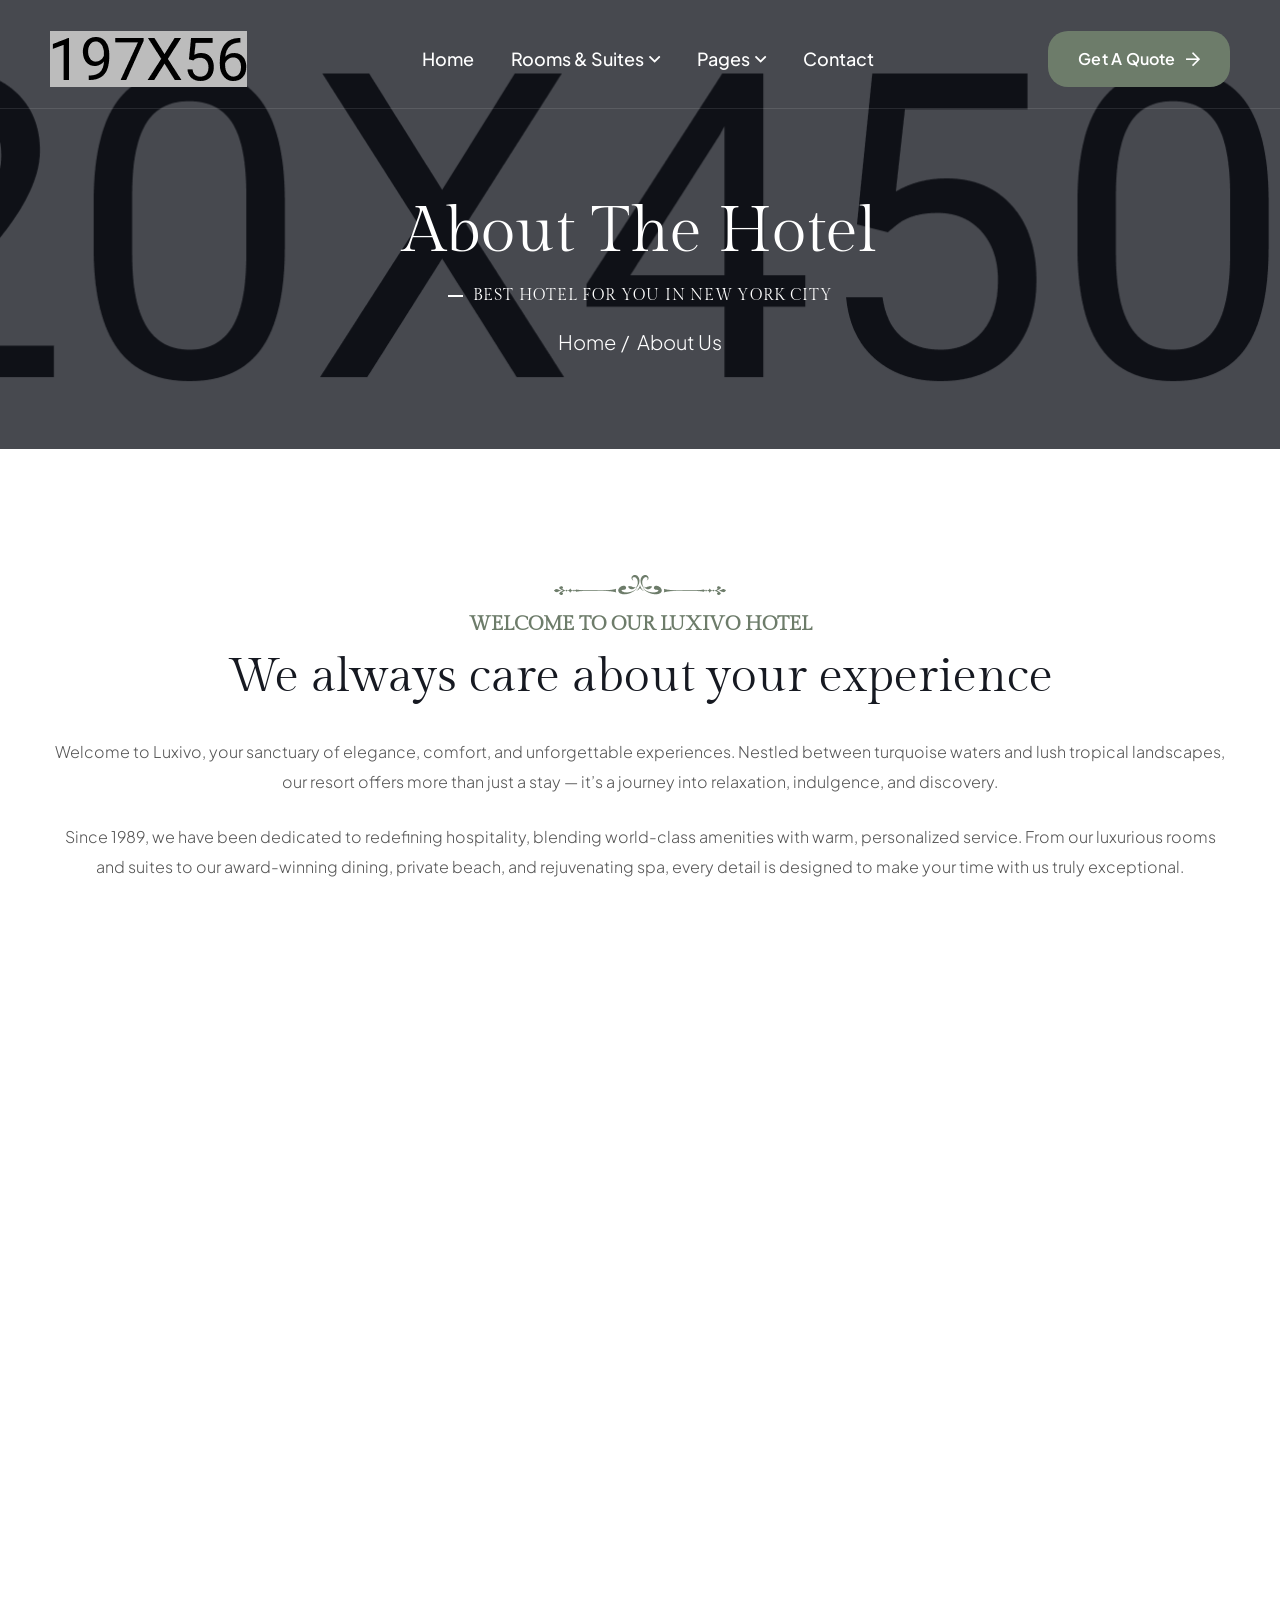
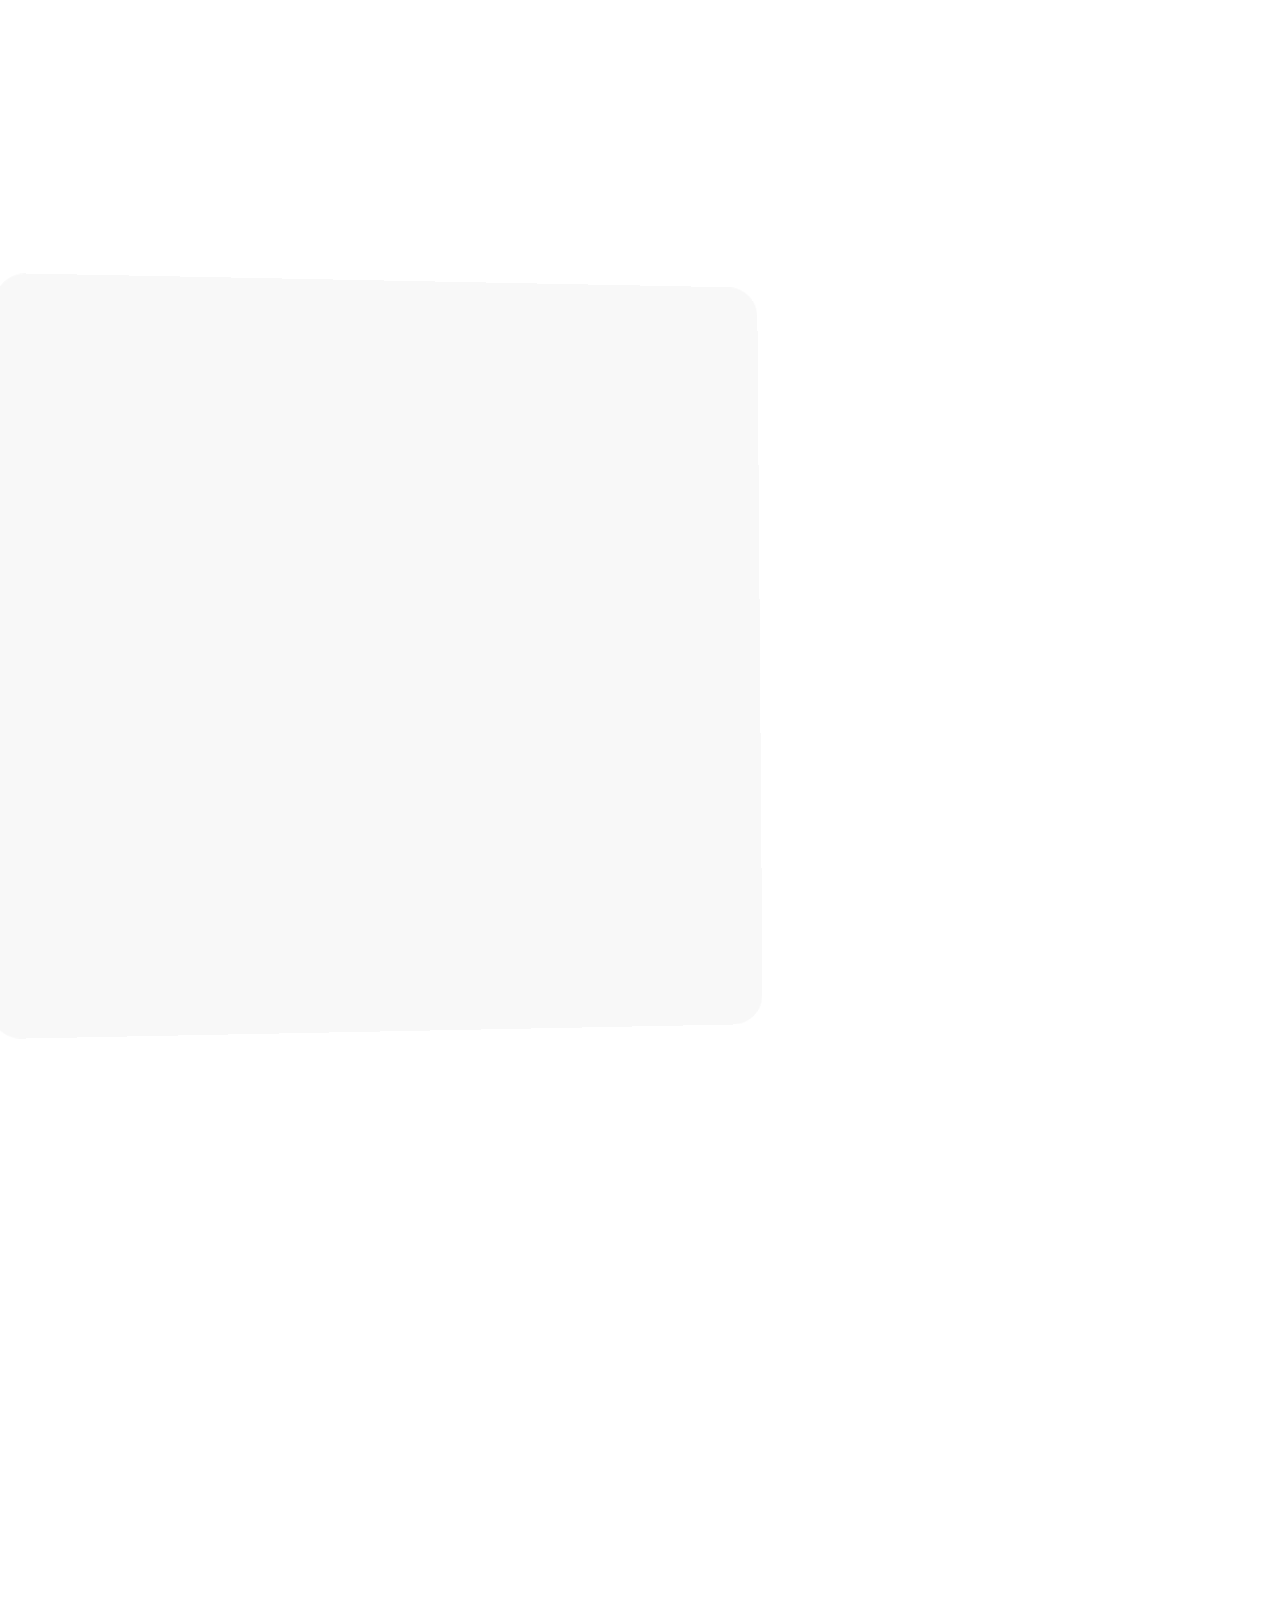
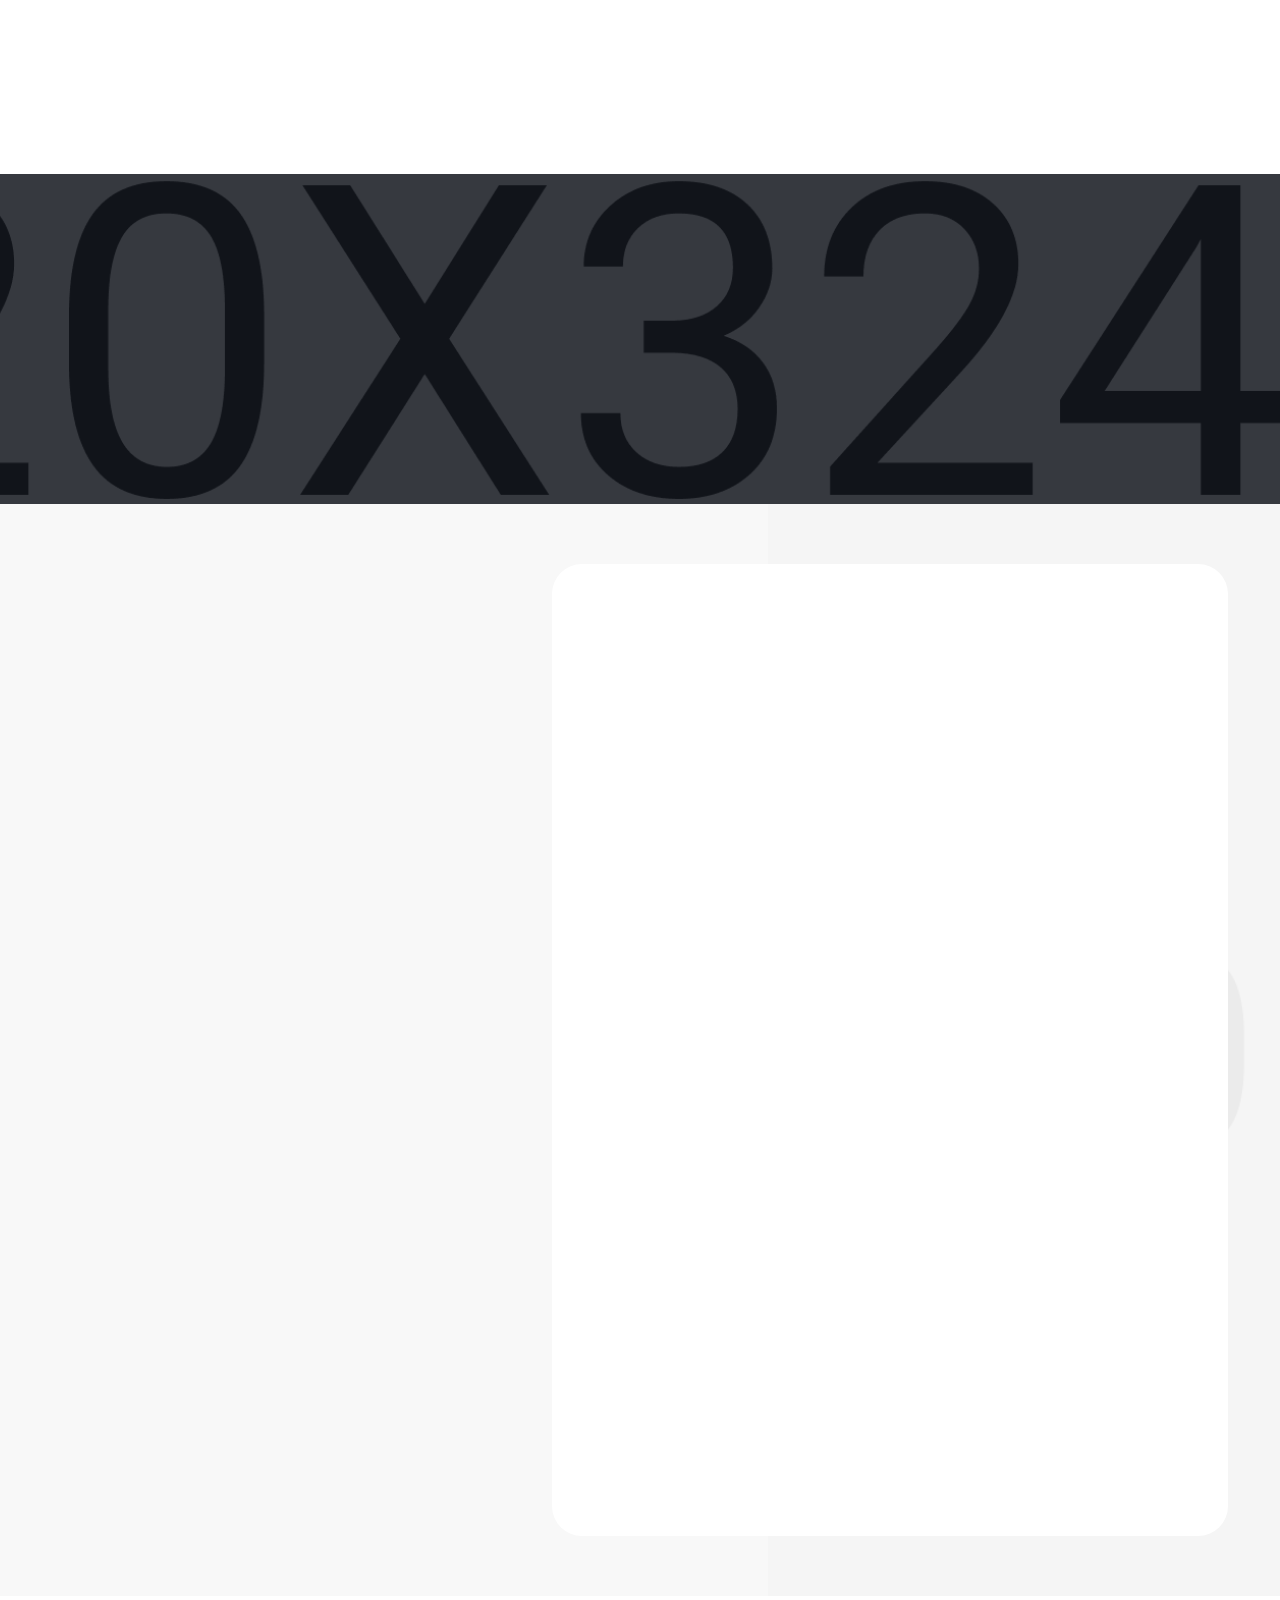
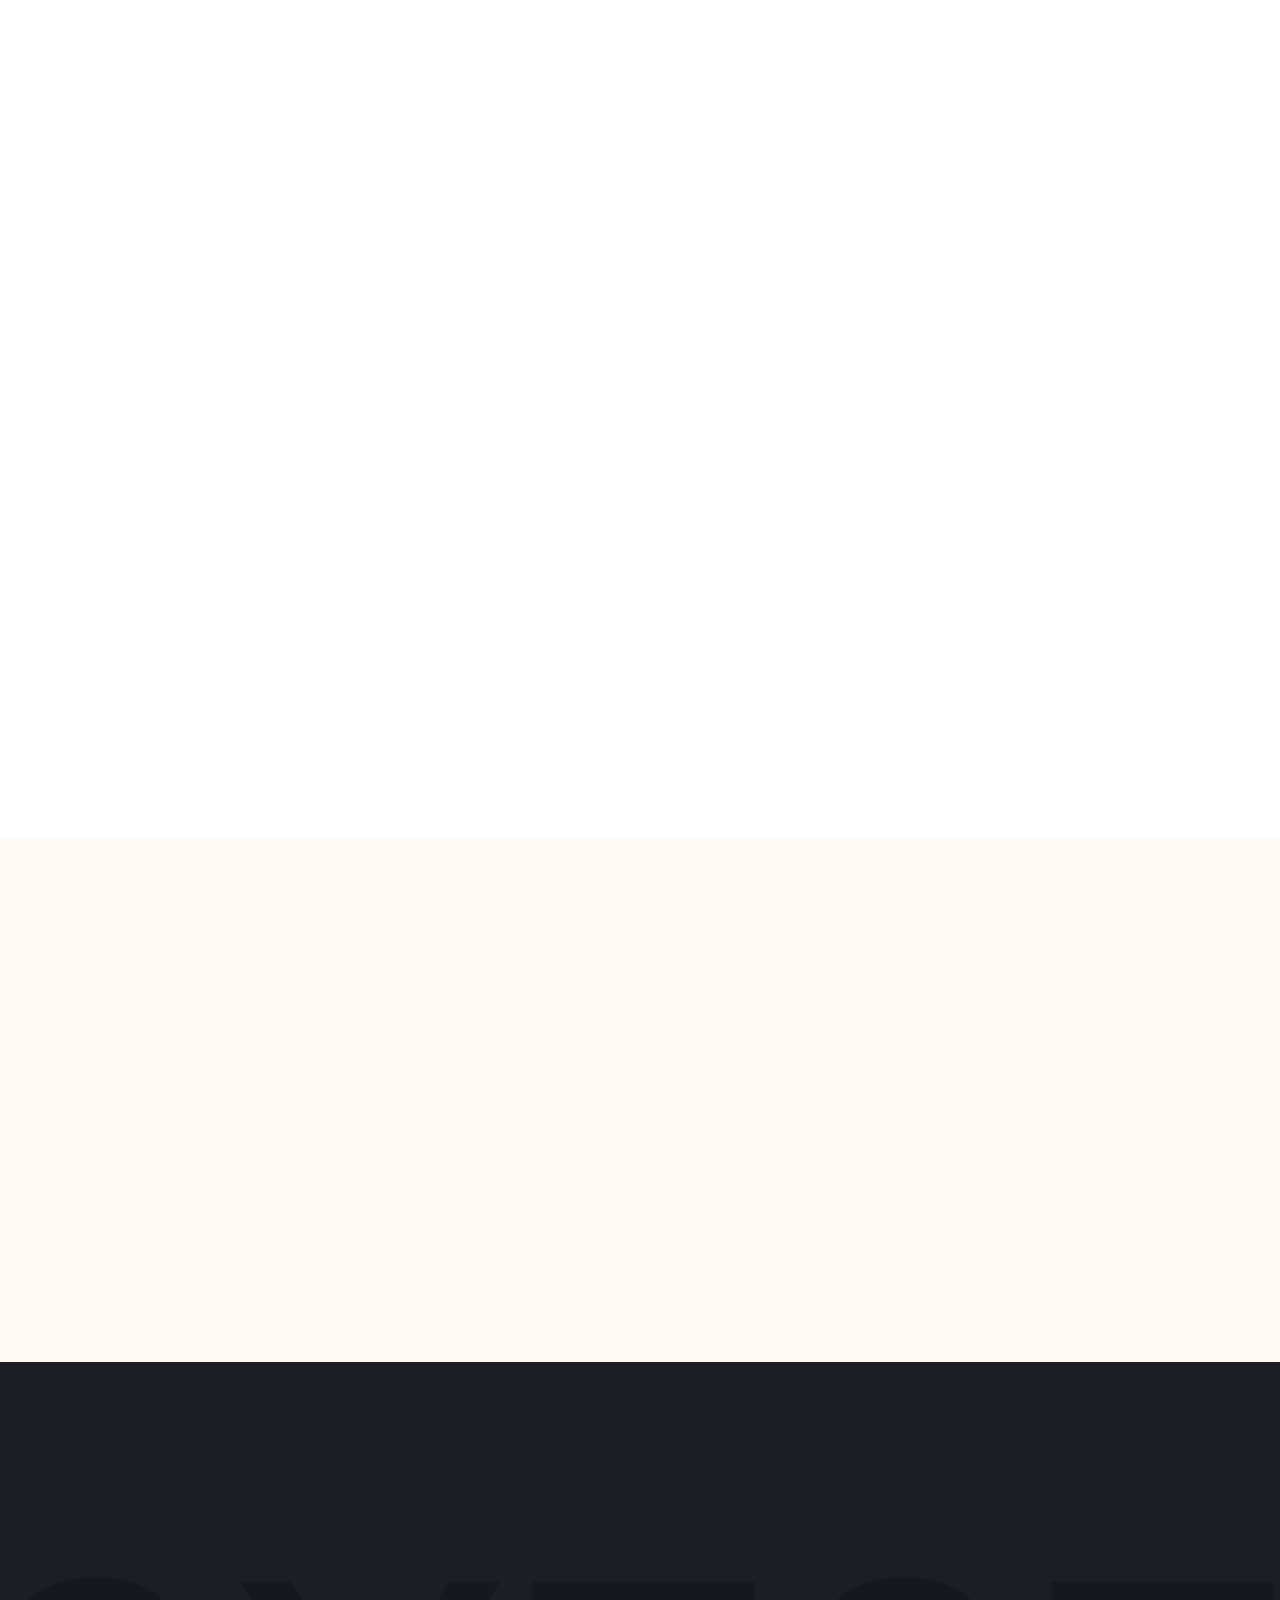
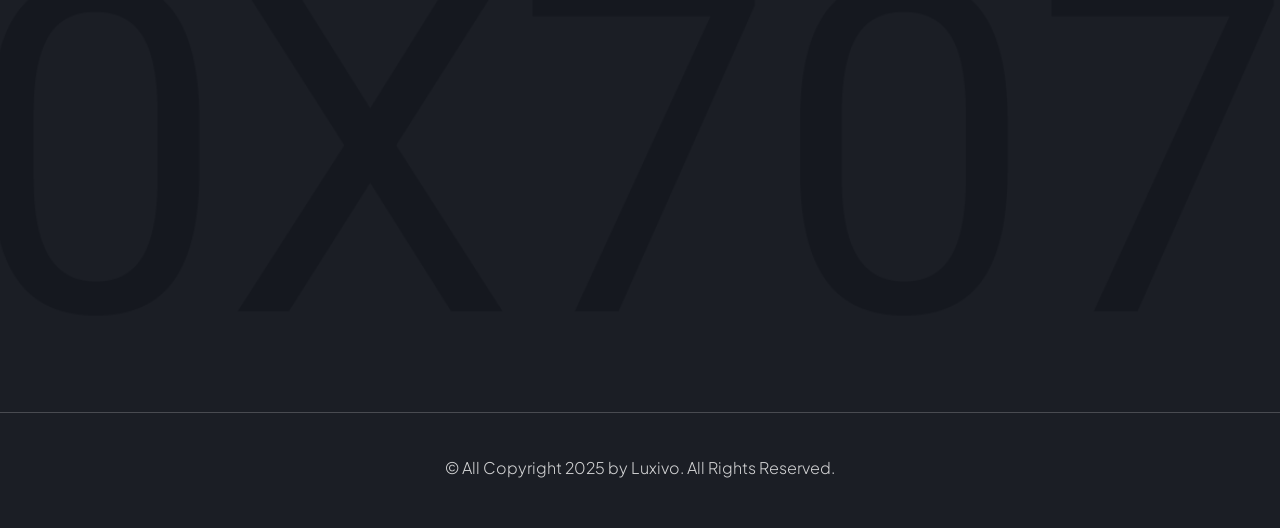
<file: about.html>
<!DOCTYPE html>
<html lang="zxx">
    <head>
        <!--====== Required meta tags ======-->
        <meta charset="utf-8">
        <meta http-equiv="x-ua-compatible" content="ie=edge">
        <meta name="description" content="Hotel, Resort, Rooms">
        <meta name="viewport" content="width=device-width, initial-scale=1, shrink-to-fit=no">
        <!--====== Title ======-->
        <title>Luxivo - Hotel & Resort Booking </title>
        <!--====== Favicon Icon ======-->
        <link rel="shortcut icon" href="assets/images/favicon.png" type="image/png">
        <!--====== Google Fonts ======-->
        <link href="https://fonts.googleapis.com/css2?family=Gilda+Display&family=Plus+Jakarta+Sans:ital,wght@0,200..800;1,200..800&display=swap" rel="stylesheet">
        <!--====== FontAwesome css ======-->
        <link rel="stylesheet" href="assets/fonts/fontawesome/css/all.min.css">
        <!--====== Bootstrap css ======-->
        <link rel="stylesheet" href="assets/css/plugins/bootstrap.min.css">
        <!--====== Slick-popup css ======-->
        <link rel="stylesheet" href="assets/css/plugins/slick.css">
        <!--====== Magnific-popup css ======-->
        <link rel="stylesheet" href="assets/css/plugins/magnific-popup.css">
        <!--====== Nice Select css ======-->
        <link rel="stylesheet" href="assets/css/plugins/nice-select.css">
        <!--====== Aos css ======-->
        <link rel="stylesheet" href="assets/css/plugins/aos.css">
        <!--====== Default css ======-->
        <link rel="stylesheet" href="assets/css/spacings.css">
        <!--====== Default css ======-->
        <link rel="stylesheet" href="assets/css/style.css">
    </head>
    <body>
        <!--====== Start Preloader ======-->
        <div class="preloader">
            <div class="loading-wrapper">
                <div class="loading"></div>
                <div id="loading-icon"><img src="assets/images/loader.png" alt="loader"></div>
            </div>
        </div><!--====== End Preloader ======-->
        <!--====== Start Overlay ======-->
        <div class="offcanvas__overlay"></div>
        <!--=== Start  Header Area  ===-->
        <header class="header-area header-one page-header  transparent-header">
            <!--====  Header Navigation  ===-->
            <div class="header-navigation">
                <div class="container-fluid">
                    <!--====  Primary Menu  ===-->
                    <div class="primary-menu">
                        <!--====  Site Branding  ===-->
                        <div class="site-branding">
                            <a href="index.html" class="brand-logo"><img src="assets/images/logo/logo-white.png" alt="Brand Logo"></a>
                        </div>
                        <!--=== Main Menu ===-->
                        <div class="theme-nav-menu">
                            <!--=== Menu Top ===-->
                            <div class="theme-menu-top d-block d-xl-none">
                                <div class="site-branding">
                                    <a href="index.html" class="brand-logo"><img src="assets/images/logo/logo-main.png" alt="Brand Logo"></a>
                                </div>
                            </div>
                            <!--=== Main Menu ===-->
                             <nav class="main-menu">
                                <ul>
                                    <li class="menu-item has-children"><a href="index.html">Home</a>
                                        <!-- <ul class="sub-menu">
                                            <li><a href="index.html">Home One</a></li>
                                            <li><a href="index-2.html">Home Two</a></li>
                                            <li><a href="index-3.html">Home Three</a></li>
                                        </ul> -->
                                    </li>
                                    <li class="menu-item has-children"><a href="#">Rooms & Suites</a>
                                        <ul class="sub-menu">
                                            <li><a href="rooms.html">Rooms Grid</a></li>
                                            <!-- <li><a href="rooms-2.html">Rooms List</a></li> -->
                                            <li><a href="room-details.html">Room Details</a></li>
                                        </ul>
                                    </li>
                                    <li class="menu-item has-children"><a href="#">Pages</a>
                                        <ul class="sub-menu">
                                            <li><a href="about.html">About Us</a></li>
                                            <!-- <li><a href="services.html">Services</a>
                                                <ul class="sub-menu">
                                                    <li><a href="services.html">Services</a></li>
                                                    <li><a href="service-details.html">Service Details</a></li>
                                                </ul>
                                            </li> -->
                                            <!-- <li><a href="offer.html">Offers</a></li>
                                            <li><a href="offer-details.html">Offer Details</a></li> -->
                                            <li><a href="gallery.html">Our Gallery</a></li>
                                            <li><a href="team.html">Our Team</a></li>
                                            <!-- <li><a href="team-details.html">Team Details</a></li>
                                            <li><a href="pricing.html">Pricing</a></li>
                                            <li><a href="faqs.html">Faqs</a></li> -->
                                            <li><a href="404.html">404</a></li>
                                        </ul>
                                    </li>
                                    <!-- <li class="menu-item has-children"><a href="#">News</a>
                                        <ul class="sub-menu">
                                            <li><a href="blog-grid.html">Blog Grid</a></li>
                                            <li><a href="blog-standard.html">Blog Standard</a></li>
                                            <li><a href="blog-details.html">Blog Details</a></li>
                                        </ul>
                                    </li> -->
                                    <li class="menu-item"><a href="contact.html">Contact</a></li>
                                </ul>
                            </nav>
                            <!--=== Nav Button ===-->
                            <div class="theme-nav-button mt-20 d-block d-md-none">
                                <a href="contact.html" class="theme-btn style-one">Get A Quote<i class="far fa-arrow-right"></i></a>
                            </div>
                            <!--===  Menu Bottom ===-->
                            <div class="theme-menu-bottom mt-50 d-block d-xl-none">
                                <h5>Follow Us</h5>
                                <ul class="social-link">
                                    <li><a href="#"><i class="fab fa-facebook-f"></i></a></li>
                                    <li><a href="#"><i class="fab fa-twitter"></i></a></li>
                                    <li><a href="#"><i class="fab fa-linkedin-in"></i></a></li>
                                    <li><a href="#"><i class="fab fa-youtube"></i></a></li>
                                </ul>
                            </div>
                        </div>
                        <!--=== Header Nav Right ===-->
                        <div class="nav-right-item">
                            <div class="nav-button d-none d-md-block">
                                <a href="contact.html" class="theme-btn style-one">Get A Quote<i class="far fa-arrow-right"></i></a>
                            </div>
                            <div class="navbar-toggler">
                                <span></span>
                                <span></span>
                                <span></span>
                            </div>
                        </div>
                    </div>
                </div>
            </div>    
        </header><!--=== End  Header Area  ===-->
        <main>
            <!--======  Start Page Hero Section  ======-->
            <section class="page-hero bg_cover p-r z-1" data-src="assets/images/innerpage/bg/page-bg.jpg">
                <div class="container">
                    <div class="row justify-content-center">
                        <div class="col-lg-8">
                            <!--=== Page Content ===-->
                            <div class="page-content text-center">
                                <h1>About The Hotel</h1>
                                <h6>Best hotel for you in new york city</h6>
                                <ul>
                                    <li><a href="index.html">Home</a></li>
                                    <li>About Us</li>
                                </ul>
                            </div>
                        </div>
                    </div>
                </div>
            </section><!--======  End Page Hero Section  ======-->
            <!--======  Start About Section  ======-->
            <section class="luxivo-about-sec pt-120">
                <div class="container">
                    <div class="row">
                        <div class="col-lg-12">
                            <!-- Luxivo Content Box -->
                            <div class="luxivo-about-content-box text-center mb-60">
                                <div class="section-title mb-30">
                                    <span class="line d-block mb-10" data-aos="fade-up" data-aos-duration="800"><img src="assets/images/home-one/gallery/d-line.png" alt="line"></span>
                                    <span class="sub-title" data-aos="fade-up" data-aos-duration="1000">Welcome to our luxivo hotel</span>
                                    <h2 data-aos="fade-up" data-aos-duration="1200">We always care about your experience</h2>
                                </div>
                                <p data-aos="fade-up" data-aos-duration="1400">Welcome to Luxivo, your sanctuary of elegance, comfort, and unforgettable experiences. Nestled between turquoise waters and lush tropical landscapes, our resort offers more than just a stay — it’s a journey into relaxation, indulgence, and discovery.</p>
                                <p data-aos="fade-up" data-aos-duration="1600">Since 1989, we have been dedicated to redefining hospitality, blending world-class amenities with warm, personalized service. From our luxurious rooms and suites to our award-winning dining, private beach, and rejuvenating spa, every detail is designed to make your time with us truly exceptional.</p>
                                <p data-aos="fade-up" data-aos-duration="1800">Whether you’re here for a romantic escape, a family getaway, or a wellness retreat, [Resort Name] is where cherished memories are made and dreams come to life.</p>
                                <div class="author-box" data-aos="fade-up" data-aos-duration="2000">
                                    <img src="assets/images/innerpage/about/sign.png" alt="sign">
                                    <h5>Dave Bautista <span>- General Manager luxvio Hotel</span></h5>
                                </div>
                            </div>
                        </div>
                    </div>
                </div>
                <div class="container-fluid">
                    <!-- Gallery Slider -->
                    <div class="gallery-slider-two" data-aos="fade-up" data-aos-duration="2200">
                        <!--=== Gallery Item ===-->
                        <div class="luxivo-gallery-item style-two">
                            <div class="thumbnail">
                                <img src="assets/images/innerpage/about/gallery-img1.jpg" alt="gallery-img">
                                <div class="hover-content">
                                    <a href="assets/images/innerpage/about/gallery-img1.jpg" class="img-popup icon-btn"><i class="far fa-plus"></i></a>
                                </div>
                            </div>
                        </div>
                        <!--=== Gallery Item ===-->
                        <div class="luxivo-gallery-item style-two">
                            <div class="thumbnail">
                                <img src="assets/images/innerpage/about/gallery-img2.jpg" alt="gallery-img">
                                <div class="hover-content">
                                    <a href="assets/images/innerpage/about/gallery-img2.jpg" class="img-popup icon-btn"><i class="far fa-plus"></i></a>
                                </div>
                            </div>
                        </div>
                        <!--=== Gallery Item ===-->
                        <div class="luxivo-gallery-item style-two">
                            <div class="thumbnail">
                                <img src="assets/images/innerpage/about/gallery-img3.jpg" alt="gallery-img">
                                <div class="hover-content">
                                    <a href="assets/images/innerpage/about/gallery-img3.jpg" class="img-popup icon-btn"><i class="far fa-plus"></i></a>
                                </div>
                            </div>
                        </div>
                        <!--=== Gallery Item ===-->
                        <div class="luxivo-gallery-item style-two">
                            <div class="thumbnail">
                                <img src="assets/images/innerpage/about/gallery-img2.jpg" alt="gallery-img">
                                <div class="hover-content">
                                    <a href="assets/images/innerpage/about/gallery-img2.jpg" class="img-popup icon-btn"><i class="far fa-plus"></i></a>
                                </div>
                            </div>
                        </div>
                    </div>
                </div>
            </section><!--======  End About Section  ======-->
            <!--======  Start Features Section  ======-->
            <section class="luxivo-features-sec pb-80 pt-100">
                <div class="container">
                    <div class="row justify-content-center">
                        <div class="col-xl-4 col-md-6">
                            <!-- Luxivo Features Item -->
                            <div class="luxivo-feature-item style-two mb-40" data-aos="fade-up" data-aos-duration="1000">
                                <div class="icon">
                                    <img src="assets/images/innerpage/icon/icon-1.png" alt="icon">
                                </div>
                                <div class="content">
                                    <h4>Five Star Hotel</h4>
                                    <p>Our luxury and best hotel & resort for you. Phasellus enim libero, blandit vel sapien vitae</p>
                                </div>
                            </div>
                        </div>
                        <div class="col-xl-4 col-md-6">
                            <!-- Luxivo Features Item -->
                            <div class="luxivo-feature-item style-two mb-40" data-aos="fade-up" data-aos-duration="1200">
                                <div class="icon">
                                    <img src="assets/images/innerpage/icon/icon-2.png" alt="icon">
                                </div>
                                <div class="content">
                                    <h4>Maintaining Your Safety</h4>
                                    <p>Your safety and well-being are our highest priorities. We follow strict cleaning protocols,</p>
                                </div>
                            </div>
                        </div>
                        <div class="col-xl-4 col-md-6">
                            <!-- Luxivo Features Item -->
                            <div class="luxivo-feature-item style-two mb-40" data-aos="fade-up" data-aos-duration="1400">
                                <div class="icon">
                                    <img src="assets/images/innerpage/icon/icon-3.png" alt="icon">
                                </div>
                                <div class="content">
                                    <h4>Change Room</h4>
                                    <p>You will have the right to change the room within 24 hours from the time of booking</p>
                                </div>
                            </div>
                        </div>
                    </div>
                </div>
            </section><!--======  End Features Section  ======-->
            <!--======  Start Choose Section  ======-->
            <section class="luxivo-choose_two pt-120 pb-120">
                <div class="container">
                    <div class="row justify-content-center">
                        <div class="col-xl-6 col-lg-8 col-md-10">
                            <!-- Luxivo Content Box -->
                            <div class="luxivo-content-box mb-5 mb-xl-0">
                                <div class="section-title">
                                    <span class="line d-block mb-10" data-aos="fade-up" data-aos-duration="800"><img src="assets/images/home-one/gallery/d-line.png" alt="line"></span>
                                    <span class="sub-title" data-aos="fade-up" data-aos-duration="1000">Why Choose Us</span>
                                    <h2 data-aos="fade-up" data-aos-duration="1200">Luxury & Comfort Our service always satisfaction</h2>
                                </div>
                                <p class="mb-30" data-aos="fade-up" data-aos-duration="1400">The details of the bathroom set will be stacked in a tray a placed on the stone table or next to the washbasin in the bathroom. Wrapping each detail will be a plastic bag, </p>
                                <div class="row" data-aos="fade-up" data-aos-duration="1600">
                                    <div class="col-lg-6">
                                        <ul class="check-list style-one">
                                            <li><i class="fas fa-badge-check"></i>Courtesy of the house</li>
                                            <li><i class="fas fa-badge-check"></i>High speed internet</li>
                                        </ul>
                                    </div>
                                    <div class="col-lg-6">
                                        <ul class="check-list style-one">
                                            <li><i class="fas fa-badge-check"></i>Complimentary breakfast</li>
                                            <li><i class="fas fa-badge-check"></i>Deliveries & shipping</li>
                                        </ul>
                                    </div>
                                </div>
                                <div class="luxivo-button mt-40" data-aos="fade-up" data-aos-duration="1800">
                                    <a href="about.html" class="theme-btn style-one">READ MORE <i class="far fa-arrow-right"></i></a>
                                </div>
                            </div>
                        </div>
                        <div class="col-xl-6 col-lg-8 col-md-10" data-aos="fade-up" data-aos-duration="1000">
                            <div class="luxivo-image">
                                <img src="assets/images/innerpage/gallery/choose-img1.jpg" alt="choose image">
                            </div>
                        </div>
                    </div>
                </div>
            </section><!--======  End Choose Section  ======-->
            <!--======  Start Room Section  ======-->
            <section class="luxivo-room-sec pt-110 pb-80">
                <div class="container">
                    <div class="row justify-content-center">
                        <div class="col-xl-7">
                            <!-- Section Title -->
                            <div class="section-title text-center mb-60">
                                <span class="line d-block mb-10" data-aos="fade-up" data-aos-duration="800"><img src="assets/images/home-one/gallery/d-line.png" alt="line"></span>
                                <span class="sub-title" data-aos="fade-up" data-aos-duration="1000">LUXURY COMFORT</span>
                                <h2 data-aos="fade-up" data-aos-duration="1200">Featured rooms & suits</h2>
                            </div>
                        </div>
                    </div>
                </div>
                <div class="container-fluid">  
                    <div class="row">
                        <div class="col-xl-3 col-md-6 col-sm-12">
                            <!--=== Luxivo Room Item ===-->
                            <div class="luxivo-room-item style-four mb-40" data-aos="fade-up" data-aos-duration="800">
                                <div class="room-image">
                                    <img src="assets/images/innerpage/room/room-img1.jpg" alt="room image">
                                    <div class="hover-content-wrap">
                                        <div class="hover-content">
                                            <div class="ratings">
                                                <i class="fas fa-star"></i>
                                                <i class="fas fa-star"></i>
                                                <i class="fas fa-star"></i>
                                                <i class="fas fa-star"></i>
                                                <i class="fas fa-star"></i>
                                            </div>
                                            <h4><a href="room-details.html">Deluxe Family Rooms</a></h4>
                                            <div class="price">$350<span class="time">/Per Night</span></div>
                                            <div class="room-meta">
                                                <span><i class="far fa-expand-arrows-alt"></i>250 sqm</span>
                                                <span><i class="far fa-bed-alt"></i>3 Bed</span>
                                                <span><i class="far fa-bath"></i>3 Bathroom</span>
                                            </div>
                                            <a href="room-details.html" class="theme-btn style-two">VIEW DETAILS <i class="far fa-arrow-right"></i></a>
                                        </div>
                                        <div class="content">
                                            <h4><a href="room-details.html">Deluxe Family Rooms</a></h4>
                                            <a href="room-details.html" class="theme-btn style-two">VIEW DETAILS <i class="far fa-arrow-right"></i></a>
                                        </div>
                                    </div>
                                </div>
                            </div>
                        </div>
                        <div class="col-xl-3 col-md-6 col-sm-12">
                            <!--=== Luxivo Room Item ===-->
                            <div class="luxivo-room-item style-four mb-40" data-aos="fade-up" data-aos-duration="1000">
                                <div class="room-image">
                                    <img src="assets/images/innerpage/room/room-img2.jpg" alt="room image">
                                    <div class="hover-content-wrap">
                                        <div class="hover-content">
                                            <div class="ratings">
                                                <i class="fas fa-star"></i>
                                                <i class="fas fa-star"></i>
                                                <i class="fas fa-star"></i>
                                                <i class="fas fa-star"></i>
                                                <i class="fas fa-star"></i>
                                            </div>
                                            <h4><a href="room-details.html">Deluxe Family Rooms</a></h4>
                                            <div class="price">$350<span class="time">/Per Night</span></div>
                                            <div class="room-meta">
                                                <span><i class="far fa-expand-arrows-alt"></i>250 sqm</span>
                                                <span><i class="far fa-bed-alt"></i>3 Bed</span>
                                                <span><i class="far fa-bath"></i>3 Bathroom</span>
                                            </div>
                                            <a href="room-details.html" class="theme-btn style-two">VIEW DETAILS <i class="far fa-arrow-right"></i></a>
                                        </div>
                                        <div class="content">
                                            <h4><a href="room-details.html">Deluxe Family Rooms</a></h4>
                                            <a href="room-details.html" class="theme-btn style-two">VIEW DETAILS <i class="far fa-arrow-right"></i></a>
                                        </div>
                                    </div>
                                </div>
                            </div>
                        </div>
                        <div class="col-xl-3 col-md-6 col-sm-12">
                            <!--=== Luxivo Room Item ===-->
                            <div class="luxivo-room-item style-four mb-40" data-aos="fade-up" data-aos-duration="1200">
                                <div class="room-image">
                                    <img src="assets/images/innerpage/room/room-img3.jpg" alt="room image">
                                    <div class="hover-content-wrap">
                                        <div class="hover-content">
                                            <div class="ratings">
                                                <i class="fas fa-star"></i>
                                                <i class="fas fa-star"></i>
                                                <i class="fas fa-star"></i>
                                                <i class="fas fa-star"></i>
                                                <i class="fas fa-star"></i>
                                            </div>
                                            <h4><a href="room-details.html">Deluxe Family Rooms</a></h4>
                                            <div class="price">$350<span class="time">/Per Night</span></div>
                                            <div class="room-meta">
                                                <span><i class="far fa-expand-arrows-alt"></i>250 sqm</span>
                                                <span><i class="far fa-bed-alt"></i>3 Bed</span>
                                                <span><i class="far fa-bath"></i>3 Bathroom</span>
                                            </div>
                                            <a href="room-details.html" class="theme-btn style-two">VIEW DETAILS <i class="far fa-arrow-right"></i></a>
                                        </div>
                                        <div class="content">
                                            <h4><a href="room-details.html">Deluxe Family Rooms</a></h4>
                                            <a href="room-details.html" class="theme-btn style-two">VIEW DETAILS <i class="far fa-arrow-right"></i></a>
                                        </div>
                                    </div>
                                </div>
                            </div>
                        </div>
                        <div class="col-xl-3 col-md-6 col-sm-12">
                            <!--=== Luxivo Room Item ===-->
                            <div class="luxivo-room-item style-four mb-40" data-aos="fade-up" data-aos-duration="1400">
                                <div class="room-image">
                                    <img src="assets/images/innerpage/room/room-img4.jpg" alt="room image">
                                    <div class="hover-content-wrap">
                                        <div class="hover-content">
                                            <div class="ratings">
                                                <i class="fas fa-star"></i>
                                                <i class="fas fa-star"></i>
                                                <i class="fas fa-star"></i>
                                                <i class="fas fa-star"></i>
                                                <i class="fas fa-star"></i>
                                            </div>
                                            <h4><a href="room-details.html">Deluxe Family Rooms</a></h4>
                                            <div class="price">$350<span class="time">/Per Night</span></div>
                                            <div class="room-meta">
                                                <span><i class="far fa-expand-arrows-alt"></i>250 sqm</span>
                                                <span><i class="far fa-bed-alt"></i>3 Bed</span>
                                                <span><i class="far fa-bath"></i>3 Bathroom</span>
                                            </div>
                                            <a href="room-details.html" class="theme-btn style-two">VIEW DETAILS <i class="far fa-arrow-right"></i></a>
                                        </div>
                                        <div class="content">
                                            <h4><a href="room-details.html">Deluxe Family Rooms</a></h4>
                                            <a href="room-details.html" class="theme-btn style-two">VIEW DETAILS <i class="far fa-arrow-right"></i></a>
                                        </div>
                                    </div>
                                </div>
                            </div>
                        </div>
                    </div>
                </div>
            </section><!--======  End Room Section  ======-->
            <!--======  Start Counter Section  ======-->
            <div class="luxivo-counter_one bg_cover pt-110 pb-70" data-src="assets/images/home-one/bg/counter-bg.jpg">
                <div class="container">
                    <div class="row">
                        <div class="col-lg-3 col-md-6 col-sm-12">
                            <!--=== Luxivo Counter Item ===-->
                            <div class="luxivo-counter-item style-one mb-40" data-aos="fade-up" data-aos-duration="800">
                                <div class="content">
                                    <h2><span class="counter">635</span>+</h2>
                                    <p>Luxury Rooms</p>
                                </div>
                            </div>
                        </div>
                        <div class="col-lg-3 col-md-6 col-sm-12">
                            <!--=== Luxivo Counter Item ===-->
                            <div class="luxivo-counter-item style-one mb-40" data-aos="fade-up" data-aos-duration="1000">
                                <div class="content">
                                    <h2><span class="counter">85</span>k+</h2>
                                    <p>Happy Guest</p>
                                </div>
                            </div>
                        </div>
                        <div class="col-lg-3 col-md-6 col-sm-12">
                            <!--=== Luxivo Counter Item ===-->
                            <div class="luxivo-counter-item style-one mb-40" data-aos="fade-up" data-aos-duration="1200">
                                <div class="content">
                                    <h2><span class="counter">2.3</span>k+</h2>
                                    <p>Five Star Ratings</p>
                                </div>
                            </div>
                        </div>
                        <div class="col-lg-3 col-md-6 col-sm-12">
                            <!--=== Luxivo Counter Item ===-->
                            <div class="luxivo-counter-item style-one mb-40" data-aos="fade-up" data-aos-duration="1400">
                                <div class="content">
                                    <h2><span class="counter">2.8</span>m</h2>
                                    <p>Served Breakfast</p>
                                </div>
                            </div>
                        </div>
                    </div>
                </div>
            </div><!--======  End Counter Section  ======-->
            <!--======  Start Contact Section  ======-->
            <section class="luxivo-contact_one pt-60 pb-60">
                <!-- Contact Left -->
                <div class="contact-bg-left bg_cover" data-src="assets/images/home-one/contact/contact-bg.jpg" data-aos="fade-up" data-aos-duration="1000">
                    <div class="luxivo-info-box">
                        <div class="content">
                            <span class="line d-block mb-10"><img src="assets/images/home-one/contact/d-line.png" alt="line"></span>
                            <span>Call us for any inquiry</span>
                            <h3><a href="tel:(601)23650543">(601) 236 50 543</a></h3>
                        </div>
                    </div>
                </div>
                <!-- Contact Bg -->
                <div class="contact-bg-right bg_cover" data-src="assets/images/home-one/contact/contact-bg-two.png"></div>
                <div class="container">
                    <div class="row justify-content-end">
                        <div class="col-xl-7">
                            <!-- Booking Wrapper -->
                            <div class="booking-wrapper">
                                <div class="section-title mb-50">
                                    <span class="line d-block mb-10" data-aos="fade-up" data-aos-duration="800"><img src="assets/images/home-one/gallery/d-line.png" alt="line"></span>
                                    <span class="sub-title" data-aos="fade-up" data-aos-duration="1000">Contact us</span>
                                    <h2 data-aos="fade-up" data-aos-duration="1200">We’re Here to Make Your Stay Unforgettable</h2>
                                    <p data-aos="fade-up" data-aos-duration="1400">Have questions, need help with a reservation, or want to plan a custom experience? Our team is just a message away.</p>
                                </div>
                                <form class="booking-form" data-aos="fade-up" data-aos-duration="1600">
                                    <div class="row">
                                        <div class="col-lg-6">
                                            <div class="form-group">
                                                <label>Name</label>
                                                <input type="text" class="form_control" placeholder="Your Name" name="name" required>
                                            </div>
                                        </div>
                                        <div class="col-lg-6">
                                            <div class="form-group">
                                                <label>Email</label>
                                                <input type="email" class="form_control" placeholder="Your Email" name="email" required>
                                            </div>
                                        </div>
                                        <div class="col-lg-6">
                                            <div class="form-group">
                                                <label>Check In</label>
                                                <input type="date" class="form_control" name="CheckIn" required>
                                            </div>
                                        </div>
                                        <div class="col-lg-6">
                                            <div class="form-group">
                                                <label>Check Out</label>
                                                <input type="date" class="form_control" name="CheckOut" required>
                                            </div>
                                        </div>
                                        <div class="col-lg-12">
                                            <div class="form-group">
                                                <label>Message</label>
                                                <textarea name="message" class="form_control" rows="4" placeholder="Write Message"></textarea>
                                            </div>
                                        </div>
                                        <div class="col-lg-12">
                                            <div class="form-group">
                                                <button class="theme-btn style-one">CHECK AVAILABILITY <i class="far fa-arrow-right"></i></button>
                                            </div>
                                        </div>
                                    </div>
                                </form>
                            </div>
                        </div>
                    </div>
                </div>
            </section><!--======  End Contact Section  ======-->
            <!--======  Start Testimonial Section  ======-->
            <section class="luxivo-testimonial-one pt-110 pb-120">
                <div class="container">
                    <div class="row justify-content-center">
                        <div class="col-xl-6">
                            <!--=== Section Title ===-->
                            <div class="section-title mb-50 text-center">
                                <span class="line d-block mb-10" data-aos="fade-up" data-aos-duration="800"><img src="assets/images/home-one/gallery/d-line.png" alt="line"></span>
                                <span class="sub-title" data-aos="fade-up" data-aos-duration="1000">Testimonial</span>
                                <h2 data-aos="fade-up" data-aos-duration="1200">Check Our Latest Blog Post</h2>
                            </div>
                        </div>
                    </div>
                    <!--=== Testimonial Slider ===-->
                    <div class="testimonial-slider" data-aos="fade-up" data-aos-duration="1000">
                        <!--=== Luxivo Testimonial Item ===-->
                        <div class="luxivo-testimonial-item style-one">
                            <div class="testimonial-content">
                                <div class="ratings-quote-wrap">
                                    <div class="quote">
                                        <i class="fas fa-quote-left"></i>
                                    </div>
                                    <div class="ratings">
                                        <i class="fas fa-star"></i>
                                        <i class="fas fa-star"></i>
                                        <i class="fas fa-star"></i>
                                        <i class="fas fa-star"></i>
                                        <i class="fas fa-star"></i>
                                    </div>
                                </div>
                                <p>"Immerse yourself in luxury and freshness with stunning ocean views and beach just a few steps away. Enjoy the sweet breath of the sea with elegant and luxurious rooms, opposite the beach voted by Forbes magazine"</p>
                                <div class="author-thumb-item">
                                    <div class="author-thumb">
                                        <img src="assets/images/home-one/testimonial/author-img1.jpg" alt="author image">
                                    </div>
                                    <div class="author-info">
                                        <h5>Brooklyn Simmons</h5>
                                        <span class="position">CEO,AB Tech</span>
                                    </div>
                                </div>
                            </div>
                        </div>
                        <!--=== Luxivo Testimonial Item ===-->
                        <div class="luxivo-testimonial-item style-one">
                            <div class="testimonial-content">
                                <div class="ratings-quote-wrap">
                                    <div class="quote">
                                        <i class="fas fa-quote-left"></i>
                                    </div>
                                    <div class="ratings">
                                        <i class="fas fa-star"></i>
                                        <i class="fas fa-star"></i>
                                        <i class="fas fa-star"></i>
                                        <i class="fas fa-star"></i>
                                        <i class="fas fa-star"></i>
                                    </div>
                                </div>
                                <p>"Immerse yourself in luxury and freshness with stunning ocean views and beach just a few steps away. Enjoy the sweet breath of the sea with elegant and luxurious rooms, opposite the beach voted by Forbes magazine"</p>
                                <div class="author-thumb-item">
                                    <div class="author-thumb">
                                        <img src="assets/images/home-one/testimonial/author-img2.jpg" alt="author image">
                                    </div>
                                    <div class="author-info">
                                        <h5>Sarah Taylor</h5>
                                        <span class="position">CEO,AB Tech</span>
                                    </div>
                                </div>
                            </div>
                        </div>
                        <!--=== Luxivo Testimonial Item ===-->
                        <div class="luxivo-testimonial-item style-one">
                            <div class="testimonial-content">
                                <div class="ratings-quote-wrap">
                                    <div class="quote">
                                        <i class="fas fa-quote-left"></i>
                                    </div>
                                    <div class="ratings">
                                        <i class="fas fa-star"></i>
                                        <i class="fas fa-star"></i>
                                        <i class="fas fa-star"></i>
                                        <i class="fas fa-star"></i>
                                        <i class="fas fa-star"></i>
                                    </div>
                                </div>
                                <p>"Immerse yourself in luxury and freshness with stunning ocean views and beach just a few steps away. Enjoy the sweet breath of the sea with elegant and luxurious rooms, opposite the beach voted by Forbes magazine"</p>
                                <div class="author-thumb-item">
                                    <div class="author-thumb">
                                        <img src="assets/images/home-one/testimonial/author-img3.jpg" alt="author image">
                                    </div>
                                    <div class="author-info">
                                        <h5>Amanda Nicole</h5>
                                        <span class="position">CEO,AB Tech</span>
                                    </div>
                                </div>
                            </div>
                        </div>
                    </div>
                </div>
            </section><!--======  End Testimonial Section  ======-->
            <!--======  Start instagram Section  ======-->
            <section class="luxivo-instagram-sec pt-110 pb-120">
                <div class="container">
                    <div class="row">
                        <div class="col-lg-12">
                            <!--=== Text Box ===-->
                            <div class="text-box text-center mb-55" data-aos="fade-up" data-aos-duration="800">
                                <h5>Follow Instagram</h5>
                            </div>
                        </div>
                    </div>
                </div>
                <div class="container-fluid">
                    <!--=== Gallery Slider ===-->
                    <div class="gallery-slider" data-aos="fade-up" data-aos-duration="800">
                        <!--=== Gallery Item ===-->
                        <div class="luxivo-gallery-item style-one">
                            <div class="thumbnail">
                                <img src="assets/images/home-one/gallery/gallery-img1.jpg" alt="gallery-img">
                                <div class="hover-content">
                                    <a href="https://www.instagram.com/" target="_blank" class="icon-btn"><i class="fab fa-instagram"></i></a>
                                </div>
                            </div>
                        </div>
                        <!--=== Gallery Item ===-->
                        <div class="luxivo-gallery-item style-one">
                            <div class="thumbnail">
                                <img src="assets/images/home-one/gallery/gallery-img2.jpg" alt="gallery-img">
                                <div class="hover-content">
                                    <a href="https://www.instagram.com/" target="_blank" class="icon-btn"><i class="fab fa-instagram"></i></a>
                                </div>
                            </div>
                        </div>
                        <!--=== Gallery Item ===-->
                        <div class="luxivo-gallery-item style-one">
                            <div class="thumbnail">
                                <img src="assets/images/home-one/gallery/gallery-img3.jpg" alt="gallery-img">
                                <div class="hover-content">
                                    <a href="https://www.instagram.com/" target="_blank" class="icon-btn"><i class="fab fa-instagram"></i></a>
                                </div>
                            </div>
                        </div>
                        <!--=== Gallery Item ===-->
                        <div class="luxivo-gallery-item style-one">
                            <div class="thumbnail">
                                <img src="assets/images/home-one/gallery/gallery-img4.jpg" alt="gallery-img">
                                <div class="hover-content">
                                    <a href="https://www.instagram.com/" target="_blank" class="icon-btn"><i class="fab fa-instagram"></i></a>
                                </div>
                            </div>
                        </div>
                        <!--=== Gallery Item ===-->
                        <div class="luxivo-gallery-item style-one">
                            <div class="thumbnail">
                                <img src="assets/images/home-one/gallery/gallery-img5.jpg" alt="gallery-img">
                                <div class="hover-content">
                                    <a href="https://www.instagram.com/" target="_blank" class="icon-btn"><i class="fab fa-instagram"></i></a>
                                </div>
                            </div>
                        </div>
                        <!--=== Gallery Item ===-->
                        <div class="luxivo-gallery-item style-one">
                            <div class="thumbnail">
                                <img src="assets/images/home-one/gallery/gallery-img6.jpg" alt="gallery-img">
                                <div class="hover-content">
                                    <a href="https://www.instagram.com/" target="_blank" class="icon-btn"><i class="fab fa-instagram"></i></a>
                                </div>
                            </div>
                        </div>
                        <!--=== Gallery Item ===-->
                        <div class="luxivo-gallery-item style-one">
                            <div class="thumbnail">
                                <img src="assets/images/home-one/gallery/gallery-img3.jpg" alt="gallery-img">
                                <div class="hover-content">
                                    <a href="https://www.instagram.com/" target="_blank" class="icon-btn"><i class="fab fa-instagram"></i></a>
                                </div>
                            </div>
                        </div>
                    </div>
                </div>
            </section><!--======  End instagram Section  ======-->
        </main>
        <!--======  Start Footer  ======-->
        <footer class="main-footer bg_cover" data-src="assets/images/footer/footer-bg.jpg">
            <!--=== Footer Top ===-->
            <div class="container">
                <div class="footer-top-area" data-aos="fade-up" data-aos-duration="800">
                    <div class="row">
                        <div class="col-lg-4 col-md-6">
                            <div class="luxivo-info-box style-one">
                                <div class="icon">
                                    <i class="fal fa-phone-volume"></i>
                                </div>
                                <div class="content">
                                    <span>Call us Anytime</span>
                                    <h5><a href="tel:+00123(4325)236">+00 123 (4325) 236</a></h5>
                                </div>
                            </div>
                        </div>
                        <div class="col-lg-4 col-md-6">
                            <div class="luxivo-info-box style-one">
                                <div class="icon">
                                    <i class="fal fa-envelope"></i>
                                </div>
                                <div class="content">
                                    <span>Send us E-Mail</span>
                                    <h5><a href="mailto:info.example@gmail.com">Info.example@gmail.com</a></h5>
                                </div>
                            </div>
                        </div>
                        <div class="col-lg-4 col-md-6">
                            <div class="luxivo-info-box style-one">
                                <div class="icon">
                                    <i class="fal fa-map-marker-alt"></i>
                                </div>
                                <div class="content">
                                    <span>Address</span>
                                    <h5>Evergreen Terrace, Brooklyn</h5>
                                </div>
                            </div>
                        </div>
                    </div>
                </div>
            </div>
            <!--=== Footer Widget Area ===-->
            <div class="footer-widget-area pt-80 pb-40">
                <div class="container">
                    <div class="row justify-content-center">
                        <div class="col-xl-4 col-md-6 col-sm-12 order-1">
                            <!--=== Footer Widget ===-->
                            <div class="footer-widget footer-about-widget mb-40" data-aos="fade-up" data-aos-duration="800">
                                <div class="widget-content">
                                    <div class="footer-logo mb-30">
                                        <img src="assets/images/logo/logo-white.png" alt="Logo White">
                                    </div>
                                    <p>Conveniently fashion market positioning readiness before sticky communities. Assertively matrix multif sources through team building</p>
                                    <div class="newsletter-box">
                                        <form>
                                            <div class="form-group">
                                                <input type="email" placeholder="Enter your email" class="form_control" required>
                                                <button class="theme-btn style-one">SUBSCRIBE <i class="far fa-paper-plane"></i></button>
                                            </div>
                                        </form>
                                    </div>
                                </div>
                            </div>
                        </div>
                        <div class="col-xl-5 col-sm-12 order-3 order-xl-2">
                            <div class="row">
                                <div class="col-md-6">
                                    <!--=== Footer Widget ===-->
                                    <div class="footer-widget footer-nav-widget mb-40" data-aos="fade-up" data-aos-duration="1000">
                                        <div class="widget-content">
                                            <h4 class="widget-title">Quick Links</h4>
                                            <ul class="widget-nav">
                                                <li><a href="about.html">About Hotel</a></li>
                                                <li><a href="rooms.html">Rooms & Suites</a></li>
                                                <li><a href="services.html">Services</a></li>
                                                <li><a href="blog-grid.html">News & media</a></li>
                                                <li><a href="team.html">Our Team</a></li>
                                                <li><a href="contact.html">Contact</a></li>
                                            </ul>
                                        </div>
                                    </div>
                                </div>
                                <div class="col-md-6">
                                    <!--=== Footer Widget ===-->
                                    <div class="footer-widget footer-nav-widget mb-40" data-aos="fade-up" data-aos-duration="1000">
                                        <div class="widget-content">
                                            <h4 class="widget-title">Useful Links</h4>
                                            <ul class="widget-nav">
                                                <li><a href="rooms.html">Rooms & Suites</a></li>
                                                <li><a href="offer.html">Offers</a></li>
                                                <li><a href="team.html">Team</a></li>
                                                <li><a href="gallery.html">Gallery</a></li>
                                                <li><a href="pricing.html">Pricing</a></li>
                                                <li><a href="faqs.html">FAQ’s</a></li>
                                            </ul>
                                        </div>
                                    </div>
                                </div>
                            </div>
                        </div>
                        <div class="col-xl-3 col-md-6 col-sm-12 order-2 order-xl-3">
                            <!--=== Footer Widget ===-->
                            <div class="footer-widget footer-post-widget mb-40" data-aos="fade-up" data-aos-duration="1400">
                                <div class="widget-content">
                                    <h4 class="widget-title">Recent Post</h4>
                                    <div class="recent-post-list">
                                        <div class="footer-recent-post mb-30">
                                            <div class="thumbnail">
                                                <img src="assets/images/footer/post-thumb1.jpg" alt="Post Thumbnail">
                                            </div>
                                            <div class="content">
                                                <span><i class="fal fa-calendar-alt"></i>08 August, 2025</span>
                                                <h6><a href="blog-details.html">Continually network focused infrastructures</a></h6>
                                            </div>
                                        </div>
                                        <div class="footer-recent-post mb-30">
                                            <div class="thumbnail">
                                                <img src="assets/images/footer/post-thumb2.jpg" alt="Post Thumbnail">
                                            </div>
                                            <div class="content">
                                                <span><i class="fal fa-calendar-alt"></i>08 August, 2025</span>
                                                <h6><a href="blog-details.html">Appropriately initiate resource through line</a></h6>
                                            </div>
                                        </div>
                                    </div>
                                </div>
                            </div>
                        </div>
                    </div>
                </div>
            </div>
            <!--=== Copyright Area ===-->
            <div class="copyright-area">
                <div class="container">
                    <div class="row">
                        <div class="col-xl-12">
                            <!--=== Copyright Text ===-->
                            <div class="copyright-text text-center">
                                <p>&copy; All Copyright 2025 by Luxivo. All Rights Reserved.</p>
                            </div>
                        </div>
                    </div>
                </div>
            </div>
        </footer><!--====== End Footer  ======-->
        <!--====== Back To Top  ======-->
        <div class="back-to-top" ><i class="far fa-angle-up"></i></div>
        <!--====== Jquery js ======-->
        <script src="assets/js/plugins/jquery-3.7.1.min.js"></script>
        <!--====== Bootstrap js ======-->
        <script src="assets/js/plugins/popper.min.js"></script>
        <!--====== Bootstrap js ======-->
        <script src="assets/js/plugins/bootstrap.min.js"></script>
        <!--====== Slick js ======-->
        <script src="assets/js/plugins/slick.min.js"></script>
        <!--====== Magnific js ======-->
        <script src="assets/js/plugins/jquery.magnific-popup.min.js"></script>
        <!--====== Waypoint js ======-->
        <script src="assets/js/plugins/jquery.waypoints.js"></script>
        <!--====== CounterUp js ======-->
        <script src="assets/js/plugins/jquery.counterup.min.js"></script>
        <!--====== Nice Select js ======-->
        <script src="assets/js/plugins/jquery.nice-select.min.js"></script>
        <!--====== ImagesLoaded js ======-->
        <script src="assets/js/plugins/imagesloaded.min.js"></script>
        <!--====== Isotope js ======-->
        <script src="assets/js/plugins/isotope.min.js"></script>
        <!--====== Aos js ======-->
        <script src="assets/js/plugins/aos.js"></script>
        <!--====== Common js ======-->
        <script src="assets/js/theme.js"></script>
    </body>
</html>
</file>
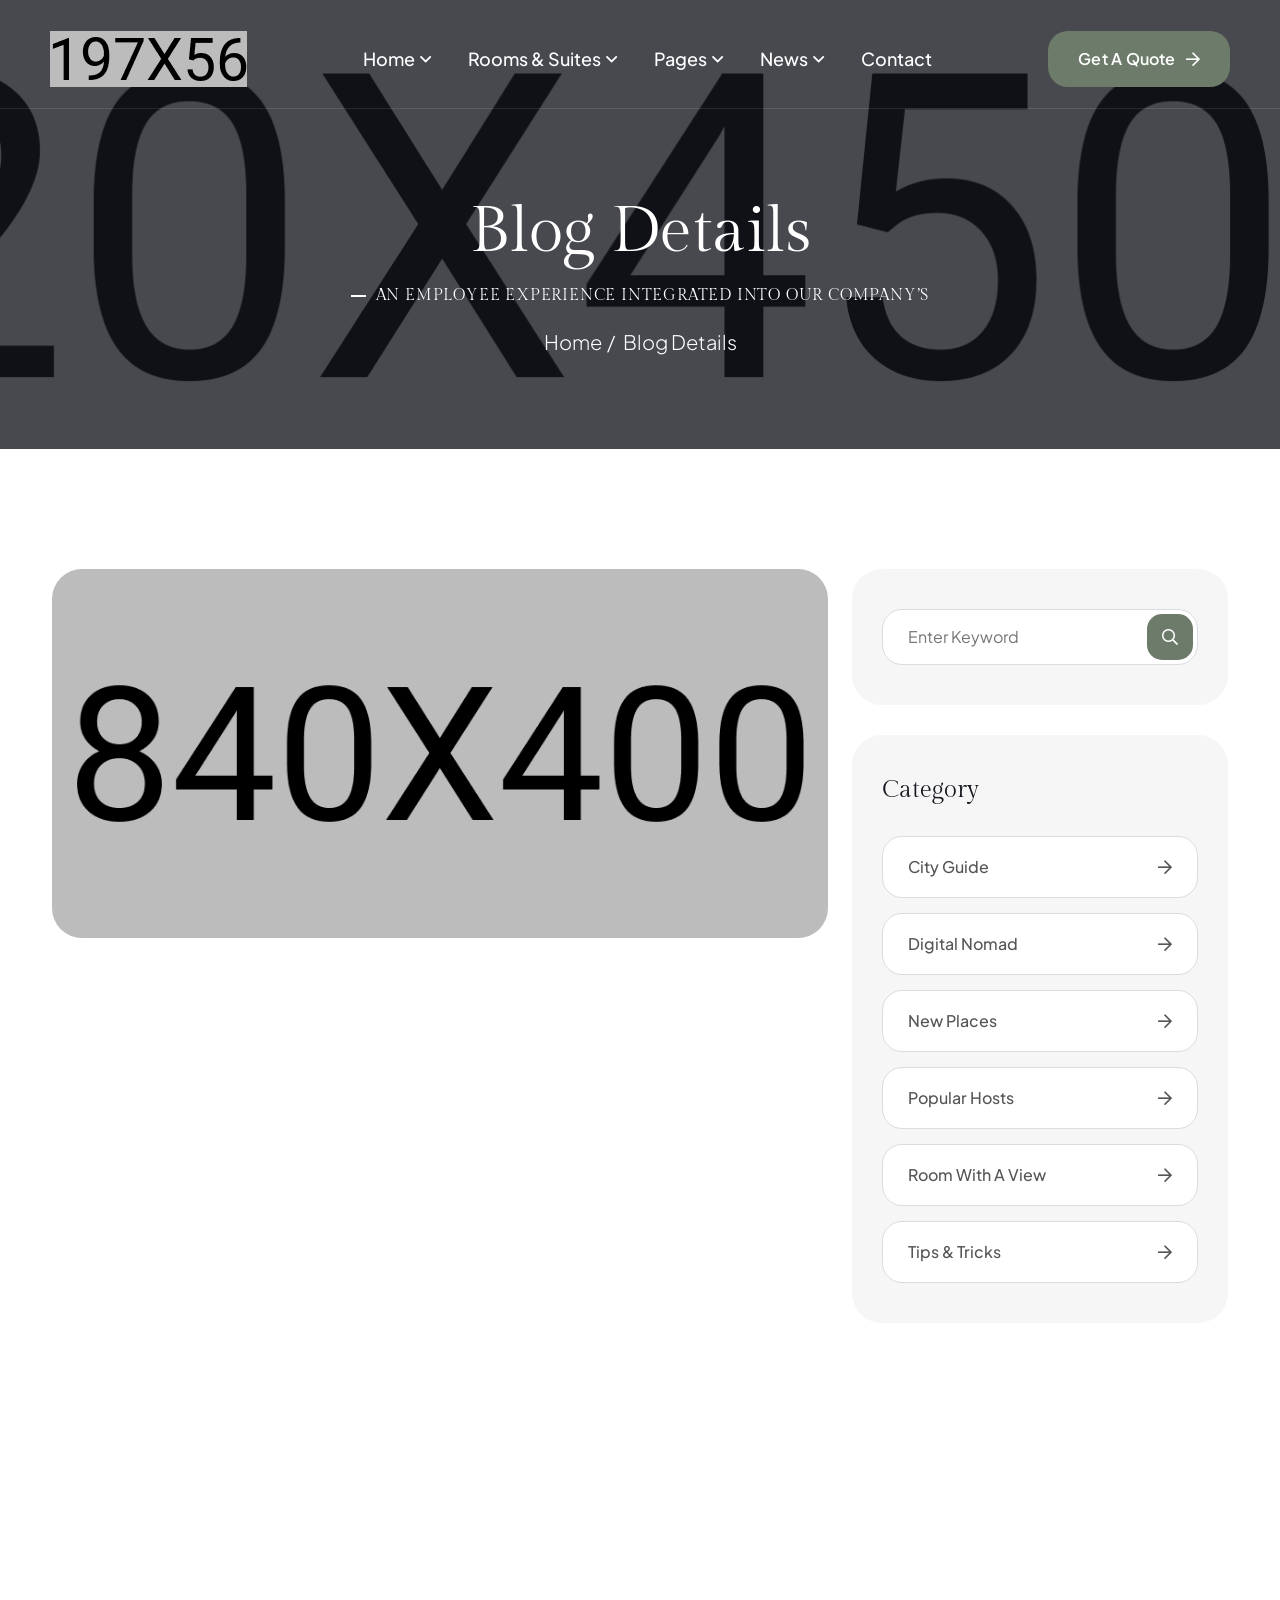
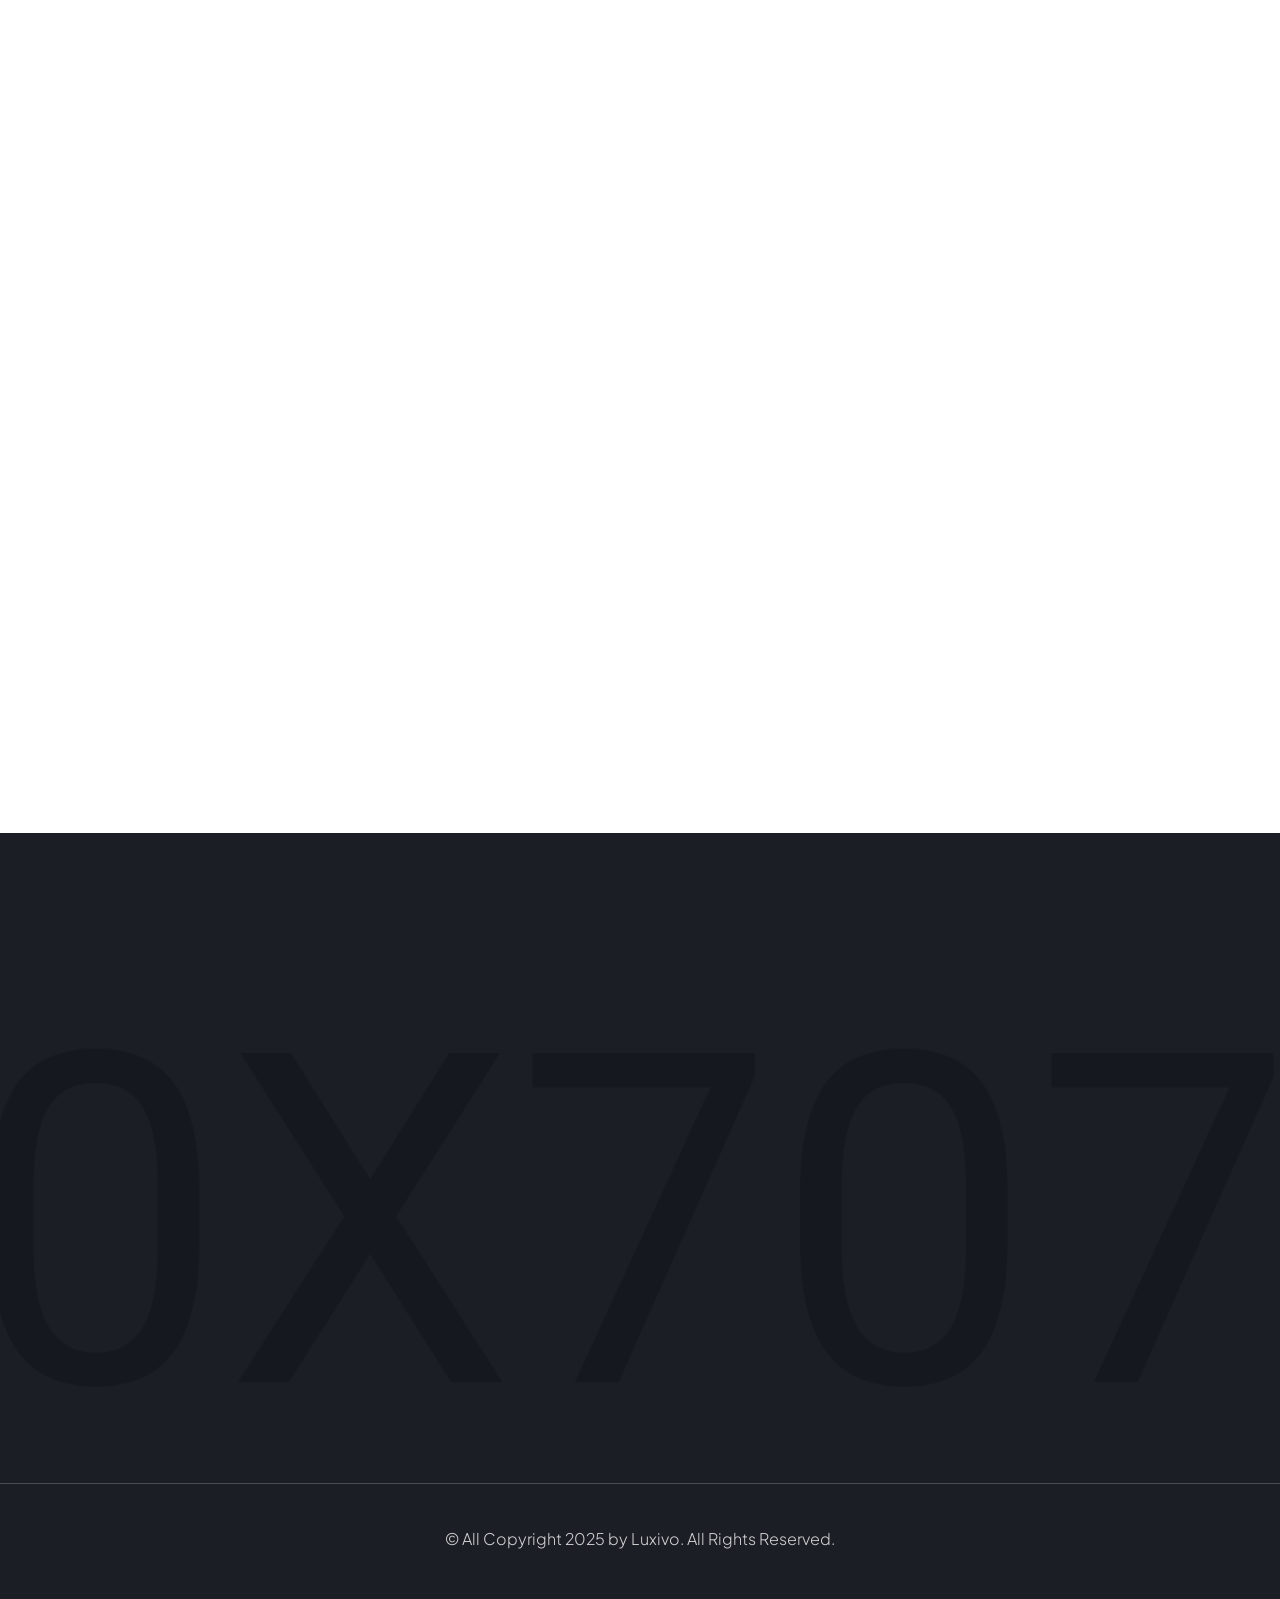
<file: blog-details.html>
<!DOCTYPE html>
<html lang="zxx">
    <head>
        <!--====== Required meta tags ======-->
        <meta charset="utf-8">
        <meta http-equiv="x-ua-compatible" content="ie=edge">
        <meta name="description" content="Hotel, Resort, Rooms">
        <meta name="viewport" content="width=device-width, initial-scale=1, shrink-to-fit=no">
        <!--====== Title ======-->
        <title>Luxivo - Hotel & Resort Booking HTML5 Template</title>
        <!--====== Favicon Icon ======-->
        <link rel="shortcut icon" href="assets/images/favicon.png" type="image/png">
        <!--====== Google Fonts ======-->
        <link href="https://fonts.googleapis.com/css2?family=Gilda+Display&family=Plus+Jakarta+Sans:ital,wght@0,200..800;1,200..800&display=swap" rel="stylesheet">
        <!--====== FontAwesome css ======-->
        <link rel="stylesheet" href="assets/fonts/fontawesome/css/all.min.css">
        <!--====== Bootstrap css ======-->
        <link rel="stylesheet" href="assets/css/plugins/bootstrap.min.css">
        <!--====== Slick-popup css ======-->
        <link rel="stylesheet" href="assets/css/plugins/slick.css">
        <!--====== Magnific-popup css ======-->
        <link rel="stylesheet" href="assets/css/plugins/magnific-popup.css">
        <!--====== Nice Select css ======-->
        <link rel="stylesheet" href="assets/css/plugins/nice-select.css">
        <!--====== Aos css ======-->
        <link rel="stylesheet" href="assets/css/plugins/aos.css">
        <!--====== Default css ======-->
        <link rel="stylesheet" href="assets/css/spacings.css">
        <!--====== Default css ======-->
        <link rel="stylesheet" href="assets/css/style.css">
    </head>
    <body>
        <!--====== Start Preloader ======-->
        <div class="preloader">
            <div class="loading-wrapper">
                <div class="loading"></div>
                <div id="loading-icon"><img src="assets/images/loader.png" alt="loader"></div>
            </div>
        </div><!--====== End Preloader ======-->
        <!--====== Start Overlay ======-->
        <div class="offcanvas__overlay"></div>
        <!--=== Start  Header Area  ===-->
        <header class="header-area header-one page-header transparent-header">
            <!--====  Header Navigation  ===-->
            <div class="header-navigation">
                <div class="container-fluid">
                    <!--====  Primary Menu  ===-->
                    <div class="primary-menu">
                        <!--====  Site Branding  ===-->
                        <div class="site-branding">
                            <a href="index.html" class="brand-logo"><img src="assets/images/logo/logo-white.png" alt="Brand Logo"></a>
                        </div>
                        <!--=== Main Menu ===-->
                        <div class="theme-nav-menu">
                            <!--=== Menu Top ===-->
                            <div class="theme-menu-top d-block d-xl-none">
                                <div class="site-branding">
                                    <a href="index.html" class="brand-logo"><img src="assets/images/logo/logo-main.png" alt="Brand Logo"></a>
                                </div>
                            </div>
                            <!--=== Main Menu ===-->
                            <nav class="main-menu">
                                <ul>
                                    <li class="menu-item has-children"><a href="index.html">Home</a>
                                        <ul class="sub-menu">
                                            <li><a href="index.html">Home One</a></li>
                                            <li><a href="index-2.html">Home Two</a></li>
                                            <li><a href="index-3.html">Home Three</a></li>
                                        </ul>
                                    </li>
                                    <li class="menu-item has-children"><a href="#">Rooms & Suites</a>
                                        <ul class="sub-menu">
                                            <li><a href="rooms.html">Rooms Grid</a></li>
                                            <li><a href="rooms-2.html">Rooms List</a></li>
                                            <li><a href="room-details.html">Room Details</a></li>
                                        </ul>
                                    </li>
                                    <li class="menu-item has-children"><a href="#">Pages</a>
                                        <ul class="sub-menu">
                                            <li><a href="about.html">About Us</a></li>
                                            <li><a href="services.html">Services</a>
                                                <ul class="sub-menu">
                                                    <li><a href="services.html">Services</a></li>
                                                    <li><a href="service-details.html">Service Details</a></li>
                                                </ul>
                                            </li>
                                            <li><a href="offer.html">Offers</a></li>
                                            <li><a href="offer-details.html">Offer Details</a></li>
                                            <li><a href="gallery.html">Our Gallery</a></li>
                                            <li><a href="team.html">Our Team</a></li>
                                            <li><a href="team-details.html">Team Details</a></li>
                                            <li><a href="pricing.html">Pricing</a></li>
                                            <li><a href="faqs.html">Faqs</a></li>
                                            <li><a href="404.html">404</a></li>
                                        </ul>
                                    </li>
                                    <li class="menu-item has-children"><a href="#">News</a>
                                        <ul class="sub-menu">
                                            <li><a href="blog-grid.html">Blog Grid</a></li>
                                            <li><a href="blog-standard.html">Blog Standard</a></li>
                                            <li><a href="blog-details.html">Blog Details</a></li>
                                        </ul>
                                    </li>
                                    <li class="menu-item"><a href="contact.html">Contact</a></li>
                                </ul>
                            </nav>
                            <!--=== Nav Button ===-->
                            <div class="theme-nav-button mt-20 d-block d-md-none">
                                <a href="contact.html" class="theme-btn style-one">Get A Quote<i class="far fa-arrow-right"></i></a>
                            </div>
                            <!--===  Menu Bottom ===-->
                            <div class="theme-menu-bottom mt-50 d-block d-xl-none">
                                <h5>Follow Us</h5>
                                <ul class="social-link">
                                    <li><a href="#"><i class="fab fa-facebook-f"></i></a></li>
                                    <li><a href="#"><i class="fab fa-twitter"></i></a></li>
                                    <li><a href="#"><i class="fab fa-linkedin-in"></i></a></li>
                                    <li><a href="#"><i class="fab fa-youtube"></i></a></li>
                                </ul>
                            </div>
                        </div>
                        <!--=== Header Nav Right ===-->
                        <div class="nav-right-item">
                            <div class="nav-button d-none d-md-block">
                                <a href="contact.html" class="theme-btn style-one">Get A Quote<i class="far fa-arrow-right"></i></a>
                            </div>
                            <div class="navbar-toggler">
                                <span></span>
                                <span></span>
                                <span></span>
                            </div>
                        </div>
                    </div>
                </div>
            </div>    
        </header><!--=== End  Header Area  ===-->
        <main>
            <!--======  Start Page Hero Section  ======-->
            <section class="page-hero bg_cover p-r z-1" data-src="assets/images/innerpage/bg/page-bg.jpg">
                <div class="container">
                    <div class="row justify-content-center">
                        <div class="col-lg-8">
                            <!--=== Page Content ===-->
                            <div class="page-content text-center">
                                <h1>Blog Details</h1>
                                <h6>An Employee Experience Integrated Into Our Company’s</h6>
                                <ul>
                                    <li><a href="index.html">Home</a></li>
                                    <li>Blog Details</li>
                                </ul>
                            </div>
                        </div>
                    </div>
                </div>
            </section><!--======  End Page Hero Section  ======-->
            <!--======  Start Blog Standard Section  ======-->
            <section class="luxivo-blog-standard-sec pt-120 pb-70">
                <div class="container">
                    <div class="row">
                        <div class="col-xl-8">
                            <!--=== Blog Details wrapper ===-->
                            <div class="blog-details-wrapper">
                                <!--=== Blog Post Main ===-->
                                <div class="blog-post-main mb-70" data-aos="fade-up" data-aos-duration="800">
                                    <div class="blog-post-item">
                                        <div class="post-thumbnail">
                                            <img src="assets/images/innerpage/blog/blog-single1.jpg" alt="Post Thumbnail">
                                        </div>
                                        <div class="post-content" data-aos="fade-up" data-aos-duration="800">
                                            <div class="post-meta">
                                                <span><i class="far fa-user"></i> By <a href="#">Admin</a></span>
                                                <span><i class="far fa-tags"></i><a href="#">Corporate</a></span>
                                                <span><i class="far fa-comment"></i><a href="#">Comments (03)</a></span>
                                            </div>
                                            <h4 class="title">Disclosing the Secrets of Success in Luxury Hospitality</h4>
                                            <p>Wahyu had a deep love for the natural world from a young age.  She focused in biodiversity and, soon after graduating, worked as a tour guide for visitors, aiming to educate and enlighten them about the pristine ecosystem of Langkawi, Malaysia, where she was born and reared.</p>
                                            <p>our environment as she joins Anantara Desaru Coast Resort & Villas.  On their excursions with Wahyu, guests may expect to observe a variety of animals, including hermit crabs, Asian Water Monitors, Oriental Garden Lizards, Geckos, Dusky Leah Monkeys, and much more.  Every Monday and Friday from 8.30 to 9.30 a.m., guests of Anantara Desaru Coast Resort & Villas can gather in the lobby to embark on morning </p>
                                            <blockquote>
                                                <div class="content">
                                                    <p>Modern lifeblood of mobile phones and tablets today. The true potential your phone tions can provide utility. Apps come under variousof mobile.</p>
                                                    <h5>Annette Black</h5>
                                                </div>
                                            </blockquote>
                                            <p>Spanning across the boulevard of The Pointe on the Palm Jumeirah, The Palm Fountain is officially the world’s largest fountain. The two giant floating platforms cover 14,000 square metres of water, the highest fountain towering up to 105 metres, and lighting up the evening skies of Dubai with 3,000 magical LED lights.</p>
                                            <div class="row">
                                                <div class="col-md-6">
                                                    <div class="luxivo-image">
                                                        <img src="assets/images/innerpage/blog/blog-single2.jpg" alt="Single blog">
                                                    </div>
                                                </div>
                                                <div class="col-md-6">
                                                    <div class="luxivo-image">
                                                        <img src="assets/images/innerpage/blog/blog-single3.jpg" alt="Single blog">
                                                    </div>
                                                </div>
                                            </div>
                                            <h3>Rules & Regulations</h3>
                                            <p>To calm the nerves after your skydive, Anantara Spa offers a luxurious Turkish Hammam. Turkish houses, or hammams, have been a crucial part of Ottoman culture for centuries. Choose from an array of rituals and unwind, whilst cleansing out toxins</p>
                                            <ul class="check-list style-one mb-40">
                                                <li>1.Watch the same movie at the same time and text about your reactions</li>
                                                <li>2.Create a shared Spotify playlist and listen together</li>
                                                <li>3.Read a chapter of the same book every day and talk about it</li>
                                            </ul>
                                            <p>Increasing blood circulation and stimulating the immune system. Feel flawless after a spa programme fit for a sultan, with separate male, female and couples’ facilities.</p>
                                        </div>
                                    </div>
                                    <div class="entry-footer mt-30" data-aos="fade-up" data-aos-duration="1000">
                                        <div class="tag-links">
                                            <span>Tag:</span>
                                            <a href="#">Apartment</a>
                                            <a href="#">Buyer</a>
                                            <a href="#">Luxury</a>
                                        </div>
                                        <div class="social-share">
                                            <span>Share:</span>
                                            <a href="#"><i class="fab fa-facebook-f"></i></a>
                                            <a href="#"><i class="fab fa-instagram"></i></a>
                                            <a href="#"><i class="fab fa-linkedin-in"></i></a>
                                            <a href="#"><i class="fab fa-twitter"></i></a>
                                        </div>
                                    </div>
                                </div>
                                <!--=== Post Navigation ===-->
                                <div class="comments-area mb-80" data-aos="fade-up" data-aos-duration="1200">
                                    <h3 class="comments-title">Popular Comments</h3>
                                    <ul class="comments-list">
                                        <li>
                                            <div class="comment">
                                                <div class="comment-avatar">
                                                    <img src="assets/images/innerpage/blog/comment-img1.jpg" alt="comment author">
                                                </div>
                                                <div class="comment-wrap">
                                                    <div class="comment-author-content">
                                                        <span class="author-name">Mariya Dsuza<span class="date">16 Aug, 2025  06:30pm</span></span>
                                                        <p>Provide regular updates to donors and supporters through newsletters, social media, & the charity website, detailing how funds are being used and the impact achieved.</p>
                                                        <a href="#" class="reply"><i class="fas fa-reply"></i>Reply</a>
                                                    </div>
                                                </div>
                                            </div>
                                            <ul class="comment-reply">
                                                <li class="comment">
                                                    <div class="comment-avatar">
                                                        <img src="assets/images/innerpage/blog/comment-img2.jpg" alt="comment author">
                                                    </div>
                                                    <div class="comment-wrap">
                                                        <div class="comment-author-content">
                                                            <span class="author-name">Michel Phelops<span class="date">16 Aug, 2025  08:30pm</span></span>
                                                            <p>Use metrics and feedback to assess the success of projects and programs, and share these results with the community to demonstrate accountability and build trust.</p>
                                                            <a href="#" class="reply"><i class="fas fa-reply"></i>Reply</a>
                                                        </div>
                                                    </div>
                                                </li>
                                            </ul>
                                        </li>
                                        <li>
                                            <div class="comment">
                                                <div class="comment-avatar">
                                                    <img src="assets/images/innerpage/blog/comment-img2.jpg" alt="comment author">
                                                </div>
                                                <div class="comment-wrap">
                                                    <div class="comment-author-content">
                                                        <span class="author-name">Michel Phelops<span class="date">16 Aug, 2025  10:30pm</span></span>
                                                        <p>Use metrics and feedback to assess the success of projects and programs, and share these results with the community to demonstrate accountability and build trust.</p>
                                                        <a href="#" class="reply"><i class="fas fa-reply"></i>Reply</a>
                                                    </div>
                                                </div>
                                            </div>
                                        </li>
                                    </ul>
                                </div>
                                <!--=== Contact Wrapper ===-->
                                <div class="comment-wrapper mb-50" data-aos="fade-up" data-aos-duration="1600">
                                    <h3 class="mb-30">Leave a Reply</h3>
                                    <form autocomplete="off" class="comment-form">
                                        <div class="row">
                                            <div class="col-lg-6">
                                                <div class="form-group">
                                                    <input type="text" class="form_control" placeholder="Name" name="name" required>
                                                </div>
                                            </div>
                                            <div class="col-lg-6">
                                                <div class="form-group">
                                                    <input type="email" class="form_control" placeholder="Email" name="email" required>
                                                </div>
                                            </div>
                                            <div class="col-lg-12">
                                                <div class="form-group">
                                                    <textarea class="form_control" placeholder="Message" name="message" rows="5" cols="8"></textarea>
                                                </div>
                                            </div>
                                            <div class="col-lg-12">
                                                <div class="form-group">
                                                    <button class="theme-btn style-one">Submit Comment</button>
                                                </div>
                                            </div>
                                        </div>
                                    </form>
                                </div>
                            </div>
                        </div>
                        <div class="col-xl-4">
                            <!--=== Sidebar widget Area ===-->
                            <div class="sidebar-widget-area mb-20">
                                <!--===  Sidebar Widget  ===-->
                                <div class="sidebar-widget sidebar-search-widget mb-30" data-aos="fade-up" data-aos-duration="600">
                                    <div class="widget-content">
                                        <form>
                                            <div class="form-group">
                                                <input type="search" class="form_control" placeholder="Enter Keyword" name="search" required>
                                                <button class="search-btn"><i class="far fa-search"></i></button>
                                            </div>
                                        </form>
                                    </div>
                                </div>
                                <!--===  Sidebar Widget  ===-->
                                <div class="sidebar-widget sidebar-nav-widget mb-30" data-aos="fade-up" data-aos-duration="800">
                                    <h4 class="widget-title">Category</h4>
                                    <div class="widget-content">
                                        <ul>
                                            <li><a href="#">City Guide<span><i class="far fa-arrow-right"></i></span></a></li>
                                            <li><a href="#">Digital Nomad<span><i class="far fa-arrow-right"></i></span></a></li>
                                            <li><a href="#">New Places<span><i class="far fa-arrow-right"></i></span></a></li>
                                            <li><a href="#">Popular Hosts<span><i class="far fa-arrow-right"></i></span></a></li>
                                            <li><a href="#">Room With A View<span><i class="far fa-arrow-right"></i></span></a></li>
                                            <li><a href="#">Tips & Tricks<span><i class="far fa-arrow-right"></i></span></a></li>
                                        </ul>
                                    </div>
                                </div>
                                <!--=== Sidebar Widget ===-->
                                <div class="sidebar-widget sidebar-post-widget mb-40" data-aos="fade-up" data-aos-duration="1000">
                                    <h4 class="widget-title">Recent Posts</h4>
                                    <div class="widget-content">
                                        <ul class="recent-post-list">
                                            <li class="post-thumbnail-content mb-4">
                                                <img src="assets/images/innerpage/blog/post-thumb1.jpg" alt="post thumb">
                                                <div class="post-title-date">
                                                    <span class="posted-on"><a href="#">August 1, 2025</a></span>
                                                    <h5><a href="blog-details.html">Top Six Countries to Visit in Asia Without Travel...</a></h5>
                                                </div>
                                            </li>
                                            <li class="post-thumbnail-content mb-4">
                                                <img src="assets/images/innerpage/blog/post-thumb2.jpg" alt="post thumb">
                                                <div class="post-title-date">
                                                    <span class="posted-on"><a href="#">August 4, 2025</a></span>
                                                    <h5><a href="blog-details.html">Service mode and daily work of the hotel</a></h5>
                                                </div>
                                            </li>
                                            <li class="post-thumbnail-content mb-4">
                                                <img src="assets/images/innerpage/blog/post-thumb3.jpg" alt="post thumb">
                                                <div class="post-title-date">
                                                    <span class="posted-on"><a href="#">August 7, 2025</a></span>
                                                    <h5><a href="blog-details.html">The Secrets of Success in Luxury Hospitality</a></h5>
                                                </div>
                                            </li>
                                        </ul>
                                    </div>
                                </div>
                                <!--=== Sidebar Widget ===-->
                                <div class="sidebar-widget sidebar-tag-widget mb-30" data-aos="fade-up" data-aos-duration="1200">
                                    <h4 class="widget-title">Popular Tags</h4>
                                    <div class="widget-content">
                                        <a href="#">Bathroom</a>
                                        <a href="#">Beach</a>
                                        <a href="#">Hotel</a>
                                        <a href="#">Relax</a>
                                        <a href="#">Breakfast</a>
                                        <a href="#">Room</a>
                                    </div>
                                </div>
                            </div>
                        </div>
                    </div>
                </div>
            </section><!--======  End Blog Standard Section  ======-->
        </main>
        <!--======  Start Footer  ======-->
        <footer class="main-footer bg_cover" data-src="assets/images/footer/footer-bg.jpg">
            <!--=== Footer Top ===-->
            <div class="container">
                <div class="footer-top-area" data-aos="fade-up" data-aos-duration="800">
                    <div class="row">
                        <div class="col-lg-4 col-md-6">
                            <div class="luxivo-info-box style-one">
                                <div class="icon">
                                    <i class="fal fa-phone-volume"></i>
                                </div>
                                <div class="content">
                                    <span>Call us Anytime</span>
                                    <h5><a href="tel:+00123(4325)236">+00 123 (4325) 236</a></h5>
                                </div>
                            </div>
                        </div>
                        <div class="col-lg-4 col-md-6">
                            <div class="luxivo-info-box style-one">
                                <div class="icon">
                                    <i class="fal fa-envelope"></i>
                                </div>
                                <div class="content">
                                    <span>Send us E-Mail</span>
                                    <h5><a href="mailto:info.example@gmail.com">Info.example@gmail.com</a></h5>
                                </div>
                            </div>
                        </div>
                        <div class="col-lg-4 col-md-6">
                            <div class="luxivo-info-box style-one">
                                <div class="icon">
                                    <i class="fal fa-map-marker-alt"></i>
                                </div>
                                <div class="content">
                                    <span>Address</span>
                                    <h5>Evergreen Terrace, Brooklyn</h5>
                                </div>
                            </div>
                        </div>
                    </div>
                </div>
            </div>
            <!--=== Footer Widget Area ===-->
            <div class="footer-widget-area pt-80 pb-40">
                <div class="container">
                    <div class="row justify-content-center">
                        <div class="col-xl-4 col-md-6 col-sm-12 order-1">
                            <!--=== Footer Widget ===-->
                            <div class="footer-widget footer-about-widget mb-40" data-aos="fade-up" data-aos-duration="800">
                                <div class="widget-content">
                                    <div class="footer-logo mb-30">
                                        <img src="assets/images/logo/logo-white.png" alt="Logo White">
                                    </div>
                                    <p>Conveniently fashion market positioning readiness before sticky communities. Assertively matrix multif sources through team building</p>
                                    <div class="newsletter-box">
                                        <form>
                                            <div class="form-group">
                                                <input type="email" placeholder="Enter your email" class="form_control" required>
                                                <button class="theme-btn style-one">SUBSCRIBE <i class="far fa-paper-plane"></i></button>
                                            </div>
                                        </form>
                                    </div>
                                </div>
                            </div>
                        </div>
                        <div class="col-xl-5 col-sm-12 order-3 order-xl-2">
                            <div class="row">
                                <div class="col-md-6">
                                    <!--=== Footer Widget ===-->
                                    <div class="footer-widget footer-nav-widget mb-40" data-aos="fade-up" data-aos-duration="1000">
                                        <div class="widget-content">
                                            <h4 class="widget-title">Quick Links</h4>
                                            <ul class="widget-nav">
                                                <li><a href="about.html">About Hotel</a></li>
                                                <li><a href="rooms.html">Rooms & Suites</a></li>
                                                <li><a href="services.html">Services</a></li>
                                                <li><a href="blog-grid.html">News & media</a></li>
                                                <li><a href="team.html">Our Team</a></li>
                                                <li><a href="contact.html">Contact</a></li>
                                            </ul>
                                        </div>
                                    </div>
                                </div>
                                <div class="col-md-6">
                                    <!--=== Footer Widget ===-->
                                    <div class="footer-widget footer-nav-widget mb-40" data-aos="fade-up" data-aos-duration="1000">
                                        <div class="widget-content">
                                            <h4 class="widget-title">Useful Links</h4>
                                            <ul class="widget-nav">
                                                <li><a href="rooms.html">Rooms & Suites</a></li>
                                                <li><a href="offer.html">Offers</a></li>
                                                <li><a href="team.html">Team</a></li>
                                                <li><a href="gallery.html">Gallery</a></li>
                                                <li><a href="pricing.html">Pricing</a></li>
                                                <li><a href="faqs.html">FAQ’s</a></li>
                                            </ul>
                                        </div>
                                    </div>
                                </div>
                            </div>
                        </div>
                        <div class="col-xl-3 col-md-6 col-sm-12 order-2 order-xl-3">
                            <!--=== Footer Widget ===-->
                            <div class="footer-widget footer-post-widget mb-40" data-aos="fade-up" data-aos-duration="1400">
                                <div class="widget-content">
                                    <h4 class="widget-title">Recent Post</h4>
                                    <div class="recent-post-list">
                                        <div class="footer-recent-post mb-30">
                                            <div class="thumbnail">
                                                <img src="assets/images/footer/post-thumb1.jpg" alt="Post Thumbnail">
                                            </div>
                                            <div class="content">
                                                <span><i class="fal fa-calendar-alt"></i>08 August, 2025</span>
                                                <h6><a href="blog-details.html">Continually network focused infrastructures</a></h6>
                                            </div>
                                        </div>
                                        <div class="footer-recent-post mb-30">
                                            <div class="thumbnail">
                                                <img src="assets/images/footer/post-thumb2.jpg" alt="Post Thumbnail">
                                            </div>
                                            <div class="content">
                                                <span><i class="fal fa-calendar-alt"></i>08 August, 2025</span>
                                                <h6><a href="blog-details.html">Appropriately initiate resource through line</a></h6>
                                            </div>
                                        </div>
                                    </div>
                                </div>
                            </div>
                        </div>
                    </div>
                </div>
            </div>
            <!--=== Copyright Area ===-->
            <div class="copyright-area">
                <div class="container">
                    <div class="row">
                        <div class="col-xl-12">
                            <!--=== Copyright Text ===-->
                            <div class="copyright-text text-center">
                                <p>&copy; All Copyright 2025 by Luxivo. All Rights Reserved.</p>
                            </div>
                        </div>
                    </div>
                </div>
            </div>
        </footer><!--====== End Footer  ======-->
        <!--====== Back To Top  ======-->
        <div class="back-to-top" ><i class="far fa-angle-up"></i></div>
        <!--====== Jquery js ======-->
        <script src="assets/js/plugins/jquery-3.7.1.min.js"></script>
        <!--====== Bootstrap js ======-->
        <script src="assets/js/plugins/popper.min.js"></script>
        <!--====== Bootstrap js ======-->
        <script src="assets/js/plugins/bootstrap.min.js"></script>
        <!--====== Slick js ======-->
        <script src="assets/js/plugins/slick.min.js"></script>
        <!--====== Magnific js ======-->
        <script src="assets/js/plugins/jquery.magnific-popup.min.js"></script>
        <!--====== Waypoint js ======-->
        <script src="assets/js/plugins/jquery.waypoints.js"></script>
        <!--====== CounterUp js ======-->
        <script src="assets/js/plugins/jquery.counterup.min.js"></script>
        <!--====== Nice Select js ======-->
        <script src="assets/js/plugins/jquery.nice-select.min.js"></script>
        <!--====== ImagesLoaded js ======-->
        <script src="assets/js/plugins/imagesloaded.min.js"></script>
        <!--====== Isotope js ======-->
        <script src="assets/js/plugins/isotope.min.js"></script>
        <!--====== Aos js ======-->
        <script src="assets/js/plugins/aos.js"></script>
        <!--====== Common js ======-->
        <script src="assets/js/theme.js"></script>
    </body>
</html>
</file>
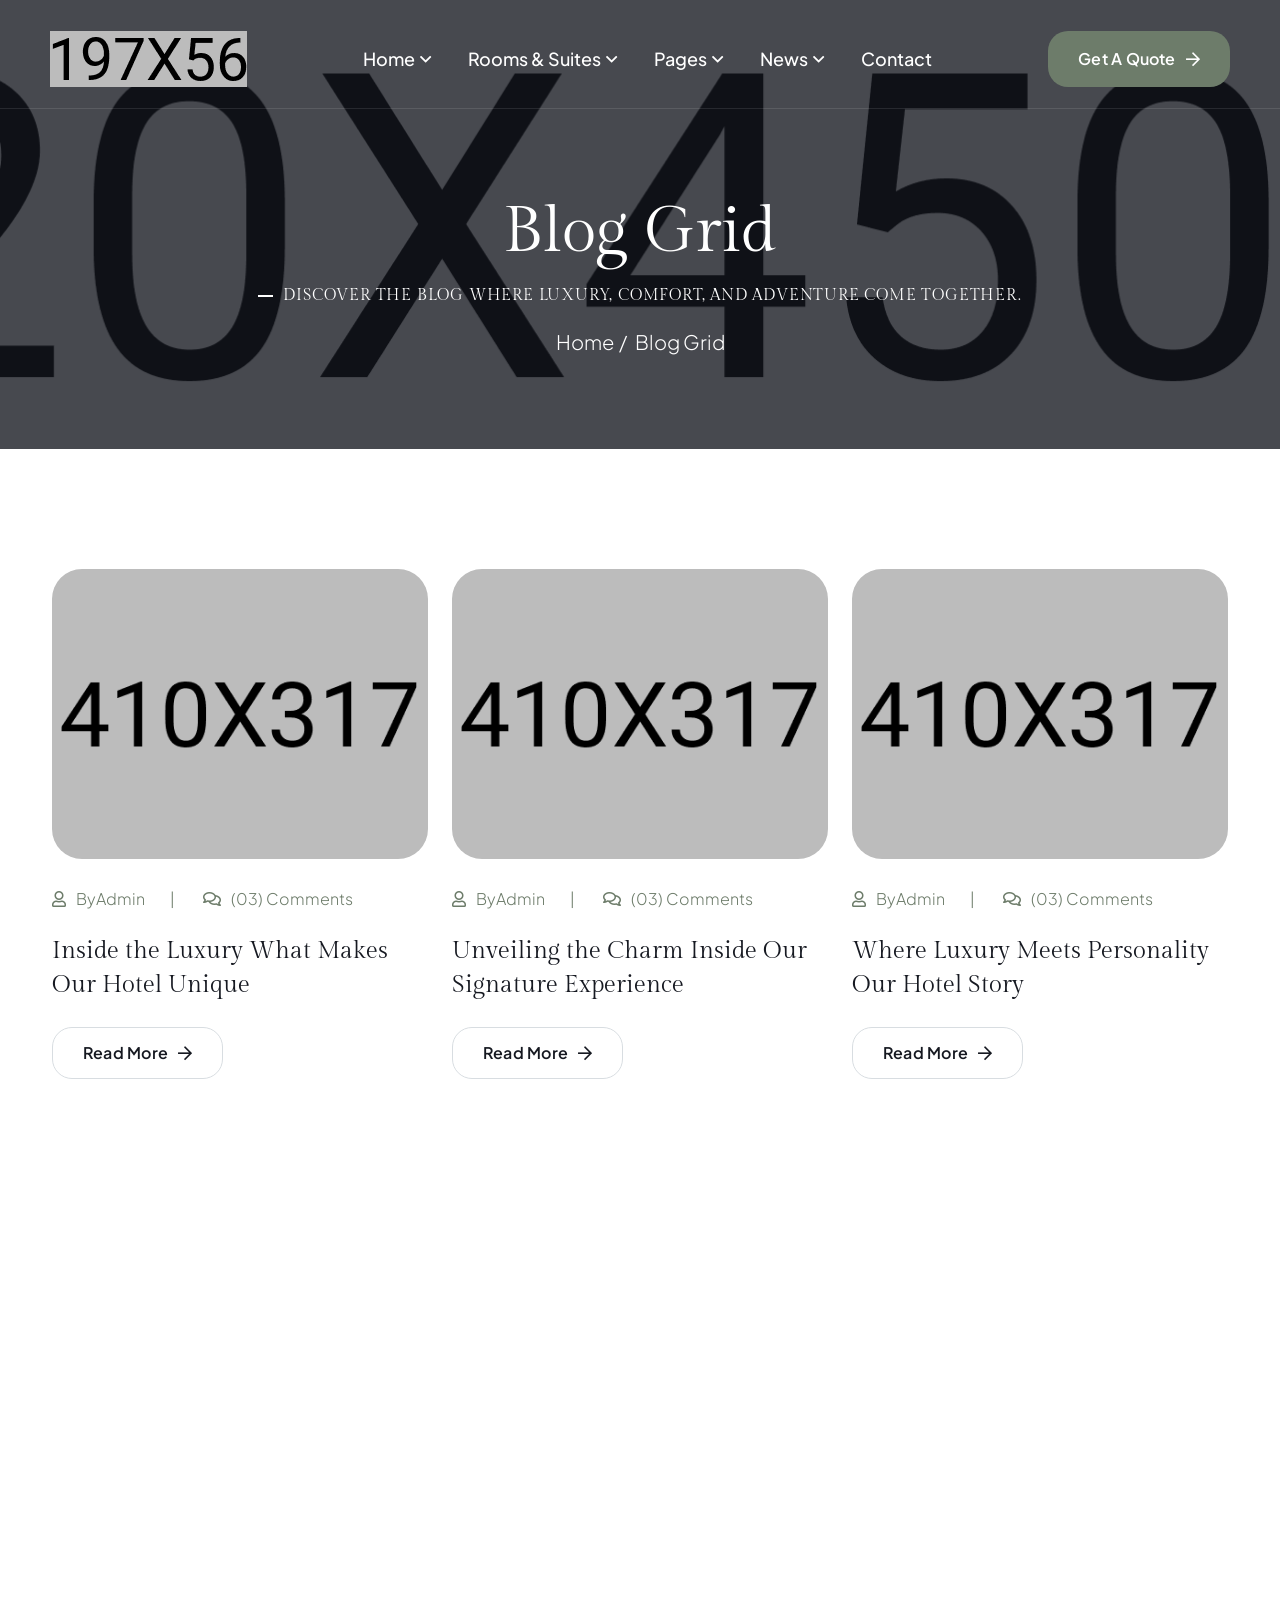
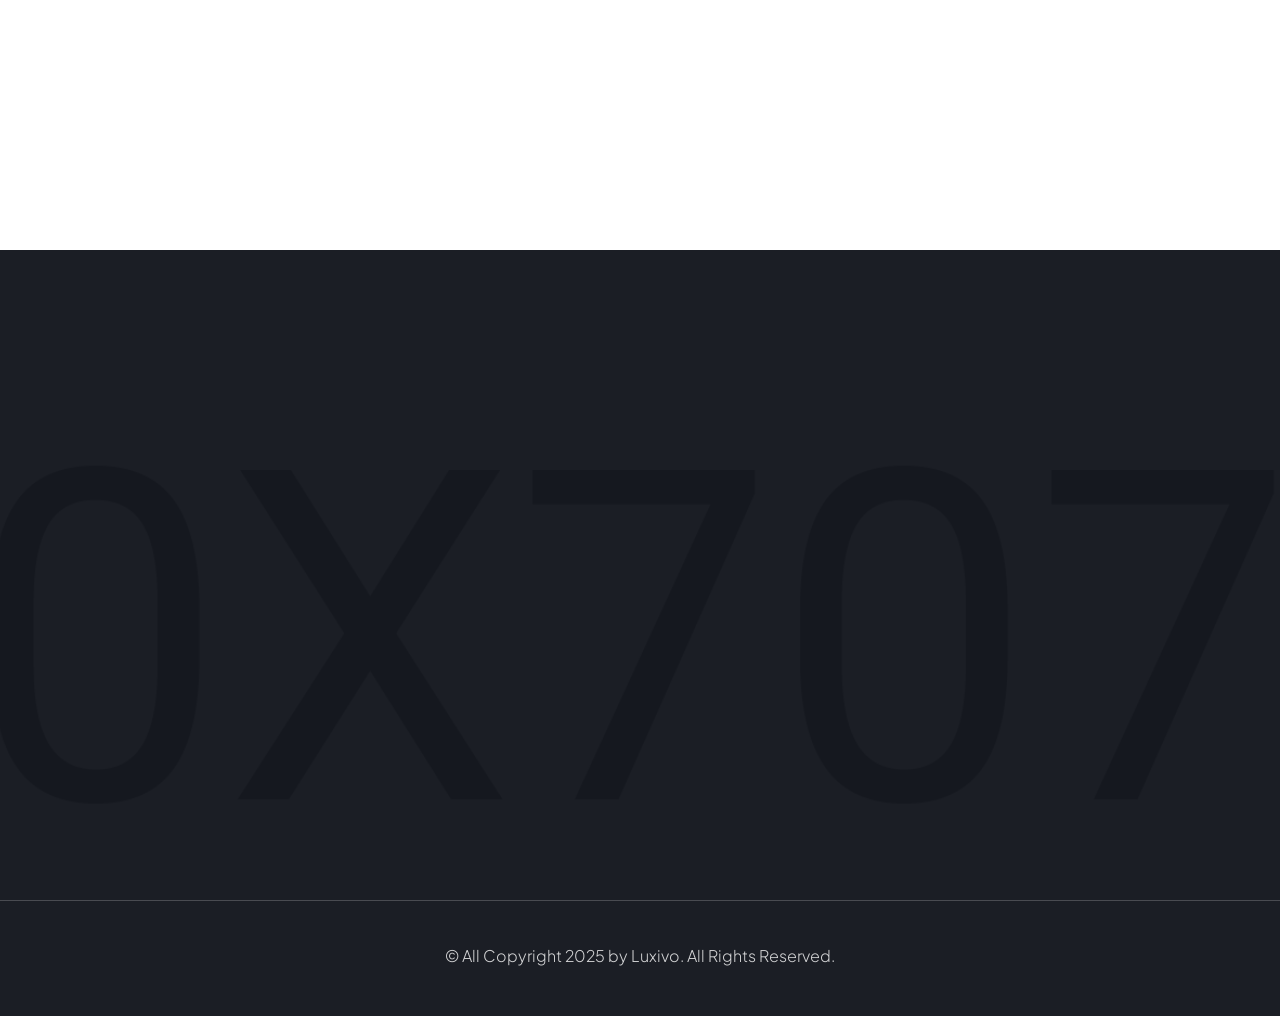
<file: blog-grid.html>
<!DOCTYPE html>
<html lang="zxx">
    <head>
        <!--====== Required meta tags ======-->
        <meta charset="utf-8">
        <meta http-equiv="x-ua-compatible" content="ie=edge">
        <meta name="description" content="Hotel, Resort, Rooms">
        <meta name="viewport" content="width=device-width, initial-scale=1, shrink-to-fit=no">
        <!--====== Title ======-->
        <title>Luxivo - Hotel & Resort Booking HTML5 Template</title>
        <!--====== Favicon Icon ======-->
        <link rel="shortcut icon" href="assets/images/favicon.png" type="image/png">
        <!--====== Google Fonts ======-->
        <link href="https://fonts.googleapis.com/css2?family=Gilda+Display&family=Plus+Jakarta+Sans:ital,wght@0,200..800;1,200..800&display=swap" rel="stylesheet">
        <!--====== FontAwesome css ======-->
        <link rel="stylesheet" href="assets/fonts/fontawesome/css/all.min.css">
        <!--====== Bootstrap css ======-->
        <link rel="stylesheet" href="assets/css/plugins/bootstrap.min.css">
        <!--====== Slick-popup css ======-->
        <link rel="stylesheet" href="assets/css/plugins/slick.css">
        <!--====== Magnific-popup css ======-->
        <link rel="stylesheet" href="assets/css/plugins/magnific-popup.css">
        <!--====== Nice Select css ======-->
        <link rel="stylesheet" href="assets/css/plugins/nice-select.css">
        <!--====== Aos css ======-->
        <link rel="stylesheet" href="assets/css/plugins/aos.css">
        <!--====== Default css ======-->
        <link rel="stylesheet" href="assets/css/spacings.css">
        <!--====== Default css ======-->
        <link rel="stylesheet" href="assets/css/style.css">
    </head>
    <body>
        <!--====== Start Preloader ======-->
        <div class="preloader">
            <div class="loading-wrapper">
                <div class="loading"></div>
                <div id="loading-icon"><img src="assets/images/loader.png" alt="loader"></div>
            </div>
        </div><!--====== End Preloader ======-->
        <!--====== Start Overlay ======-->
        <div class="offcanvas__overlay"></div>
        <!--=== Start  Header Area  ===-->
        <header class="header-area header-one page-header transparent-header">
            <!--====  Header Navigation  ===-->
            <div class="header-navigation">
                <div class="container-fluid">
                    <!--====  Primary Menu  ===-->
                    <div class="primary-menu">
                        <!--====  Site Branding  ===-->
                        <div class="site-branding">
                            <a href="index.html" class="brand-logo"><img src="assets/images/logo/logo-white.png" alt="Brand Logo"></a>
                        </div>
                        <!--=== Main Menu ===-->
                        <div class="theme-nav-menu">
                            <!--=== Menu Top ===-->
                            <div class="theme-menu-top d-block d-xl-none">
                                <div class="site-branding">
                                    <a href="index.html" class="brand-logo"><img src="assets/images/logo/logo-main.png" alt="Brand Logo"></a>
                                </div>
                            </div>
                            <!--=== Main Menu ===-->
                            <nav class="main-menu">
                                <ul>
                                    <li class="menu-item has-children"><a href="index.html">Home</a>
                                        <ul class="sub-menu">
                                            <li><a href="index.html">Home One</a></li>
                                            <li><a href="index-2.html">Home Two</a></li>
                                            <li><a href="index-3.html">Home Three</a></li>
                                        </ul>
                                    </li>
                                    <li class="menu-item has-children"><a href="#">Rooms & Suites</a>
                                        <ul class="sub-menu">
                                            <li><a href="rooms.html">Rooms Grid</a></li>
                                            <li><a href="rooms-2.html">Rooms List</a></li>
                                            <li><a href="room-details.html">Room Details</a></li>
                                        </ul>
                                    </li>
                                    <li class="menu-item has-children"><a href="#">Pages</a>
                                        <ul class="sub-menu">
                                            <li><a href="about.html">About Us</a></li>
                                            <li><a href="services.html">Services</a>
                                                <ul class="sub-menu">
                                                    <li><a href="services.html">Services</a></li>
                                                    <li><a href="service-details.html">Service Details</a></li>
                                                </ul>
                                            </li>
                                            <li><a href="offer.html">Offers</a></li>
                                            <li><a href="offer-details.html">Offer Details</a></li>
                                            <li><a href="gallery.html">Our Gallery</a></li>
                                            <li><a href="team.html">Our Team</a></li>
                                            <li><a href="team-details.html">Team Details</a></li>
                                            <li><a href="pricing.html">Pricing</a></li>
                                            <li><a href="faqs.html">Faqs</a></li>
                                            <li><a href="404.html">404</a></li>
                                        </ul>
                                    </li>
                                    <li class="menu-item has-children"><a href="#">News</a>
                                        <ul class="sub-menu">
                                            <li><a href="blog-grid.html">Blog Grid</a></li>
                                            <li><a href="blog-standard.html">Blog Standard</a></li>
                                            <li><a href="blog-details.html">Blog Details</a></li>
                                        </ul>
                                    </li>
                                    <li class="menu-item"><a href="contact.html">Contact</a></li>
                                </ul>
                            </nav>
                            <!--=== Nav Button ===-->
                            <div class="theme-nav-button mt-20 d-block d-md-none">
                                <a href="contact.html" class="theme-btn style-one">Get A Quote<i class="far fa-arrow-right"></i></a>
                            </div>
                            <!--===  Menu Bottom ===-->
                            <div class="theme-menu-bottom mt-50 d-block d-xl-none">
                                <h5>Follow Us</h5>
                                <ul class="social-link">
                                    <li><a href="#"><i class="fab fa-facebook-f"></i></a></li>
                                    <li><a href="#"><i class="fab fa-twitter"></i></a></li>
                                    <li><a href="#"><i class="fab fa-linkedin-in"></i></a></li>
                                    <li><a href="#"><i class="fab fa-youtube"></i></a></li>
                                </ul>
                            </div>
                        </div>
                        <!--=== Header Nav Right ===-->
                        <div class="nav-right-item">
                            <div class="nav-button d-none d-md-block">
                                <a href="contact.html" class="theme-btn style-one">Get A Quote<i class="far fa-arrow-right"></i></a>
                            </div>
                            <div class="navbar-toggler">
                                <span></span>
                                <span></span>
                                <span></span>
                            </div>
                        </div>
                    </div>
                </div>
            </div>    
        </header><!--=== End  Header Area  ===-->
        <main>
            <!--======  Start Page Hero Section  ======-->
            <section class="page-hero bg_cover p-r z-1" data-src="assets/images/innerpage/bg/page-bg.jpg">
                <div class="container">
                    <div class="row justify-content-center">
                        <div class="col-lg-8">
                            <!--=== Page Content ===-->
                            <div class="page-content text-center">
                                <h1>Blog Grid</h1>
                                <h6>Discover The blog where luxury, comfort, and adventure come together.</h6>
                                <ul>
                                    <li><a href="index.html">Home</a></li>
                                    <li>Blog Grid</li>
                                </ul>
                            </div>
                        </div>
                    </div>
                </div>
            </section><!--======  End Page Hero Section  ======-->
            <!--======  Start Blog Section  ======-->
            <section class="luxivo-blog-grid-sec pt-120 pb-120">
                <div class="container">
                    <div class="row">
                        <div class="col-xl-4 col-md-6">
                            <!--=== Luxivo Blog Post ===-->
                            <div class="luxivo-blog-post-item style-one mb-30" data-aos="fade-up" data-aos-duration="800">
                                <div class="post-thumbnail">
                                    <img src="assets/images/innerpage/blog/blog-grid1.jpg" alt="Blog Image">
                                </div>
                                <div class="post-content">
                                    <div class="post-meta">
                                        <span><i class="far fa-user"></i>By<a href="#">Admin</a></span>
                                        <span><i class="far fa-comments"></i><a href="#">(03) Comments</a></span>
                                    </div>
                                    <h4><a href="blog-details.html">Inside the Luxury What Makes Our Hotel Unique</a></h4>
                                    <a href="blog-details.html" class="theme-btn style-two">Read More<i class="far fa-arrow-right"></i></a>
                                </div>
                            </div>
                        </div>
                        <div class="col-xl-4 col-md-6">
                            <!--=== Luxivo Blog Post ===-->
                            <div class="luxivo-blog-post-item style-one mb-30" data-aos="fade-up" data-aos-duration="1000">
                                <div class="post-thumbnail">
                                    <img src="assets/images/innerpage/blog/blog-grid2.jpg" alt="Blog Image">
                                </div>
                                <div class="post-content">
                                    <div class="post-meta">
                                        <span><i class="far fa-user"></i>By<a href="#">Admin</a></span>
                                        <span><i class="far fa-comments"></i><a href="#">(03) Comments</a></span>
                                    </div>
                                    <h4><a href="blog-details.html">Unveiling the Charm Inside Our Signature Experience</a></h4>
                                    <a href="blog-details.html" class="theme-btn style-two">Read More<i class="far fa-arrow-right"></i></a>
                                </div>
                            </div>
                        </div>
                        <div class="col-xl-4 col-md-6">
                            <!--=== Luxivo Blog Post ===-->
                            <div class="luxivo-blog-post-item style-one mb-30" data-aos="fade-up" data-aos-duration="1200">
                                <div class="post-thumbnail">
                                    <img src="assets/images/innerpage/blog/blog-grid3.jpg" alt="Blog Image">
                                </div>
                                <div class="post-content">
                                    <div class="post-meta">
                                        <span><i class="far fa-user"></i>By<a href="#">Admin</a></span>
                                        <span><i class="far fa-comments"></i><a href="#">(03) Comments</a></span>
                                    </div>
                                    <h4><a href="blog-details.html">Where Luxury Meets Personality Our Hotel Story</a></h4>
                                    <a href="blog-details.html" class="theme-btn style-two">Read More<i class="far fa-arrow-right"></i></a>
                                </div>
                            </div>
                        </div>
                        <div class="col-xl-4 col-md-6">
                            <!--=== Luxivo Blog Post ===-->
                            <div class="luxivo-blog-post-item style-one mb-30" data-aos="fade-up" data-aos-duration="1400">
                                <div class="post-thumbnail">
                                    <img src="assets/images/innerpage/blog/blog-grid4.jpg" alt="Blog Image">
                                </div>
                                <div class="post-content">
                                    <div class="post-meta">
                                        <span><i class="far fa-user"></i>By<a href="#">Admin</a></span>
                                        <span><i class="far fa-comments"></i><a href="#">(03) Comments</a></span>
                                    </div>
                                    <h4><a href="blog-details.html">Discover the Difference Inside Our World of Comfort</a></h4>
                                    <a href="blog-details.html" class="theme-btn style-two">Read More<i class="far fa-arrow-right"></i></a>
                                </div>
                            </div>
                        </div>
                        <div class="col-xl-4 col-md-6">
                            <!--=== Luxivo Blog Post ===-->
                            <div class="luxivo-blog-post-item style-one mb-30" data-aos="fade-up" data-aos-duration="1600">
                                <div class="post-thumbnail">
                                    <img src="assets/images/innerpage/blog/blog-grid5.jpg" alt="Blog Image">
                                </div>
                                <div class="post-content">
                                    <div class="post-meta">
                                        <span><i class="far fa-user"></i>By<a href="#">Admin</a></span>
                                        <span><i class="far fa-comments"></i><a href="#">(03) Comments</a></span>
                                    </div>
                                    <h4><a href="blog-details.html">A Touch Above The Distinctive Features of Our Hotel</a></h4>
                                    <a href="blog-details.html" class="theme-btn style-two">Read More<i class="far fa-arrow-right"></i></a>
                                </div>
                            </div>
                        </div>
                        <div class="col-xl-4 col-md-6">
                            <!--=== Luxivo Blog Post ===-->
                            <div class="luxivo-blog-post-item style-one mb-30" data-aos="fade-up" data-aos-duration="1800">
                                <div class="post-thumbnail">
                                    <img src="assets/images/innerpage/blog/blog-grid6.jpg" alt="Blog Image">
                                </div>
                                <div class="post-content">
                                    <div class="post-meta">
                                        <span><i class="far fa-user"></i>By<a href="#">Admin</a></span>
                                        <span><i class="far fa-comments"></i><a href="#">(03) Comments</a></span>
                                    </div>
                                    <h4><a href="blog-details.html">Inside the Experience Why Our Guests Return</a></h4>
                                    <a href="blog-details.html" class="theme-btn style-two">Read More<i class="far fa-arrow-right"></i></a>
                                </div>
                            </div>
                        </div>
                    </div>
                    <div class="row">
                        <div class="col-lg-12">
                            <!--=== Theme Pagination ===-->
                            <div class="theme-pagination text-center mt-30" data-aos="fade-up" data-aos-duration="2000">
                                <ul>
                                    <li><a href="#"><i class="far fa-arrow-left"></i></a></li>
                                    <li><a href="#">01</a></li>
                                    <li><a href="#">02</a></li>
                                    <li><a href="#">03</a></li>
                                    <li><a href="#"><i class="far fa-arrow-right"></i></a></li>
                                </ul>
                            </div>
                        </div>
                    </div>
                </div>
            </section><!--======  End Blog Section  ======-->
        </main>
        <!--======  Start Footer  ======-->
        <footer class="main-footer bg_cover" data-src="assets/images/footer/footer-bg.jpg">
            <!--=== Footer Top ===-->
            <div class="container">
                <div class="footer-top-area" data-aos="fade-up" data-aos-duration="800">
                    <div class="row">
                        <div class="col-lg-4 col-md-6">
                            <div class="luxivo-info-box style-one">
                                <div class="icon">
                                    <i class="fal fa-phone-volume"></i>
                                </div>
                                <div class="content">
                                    <span>Call us Anytime</span>
                                    <h5><a href="tel:+00123(4325)236">+00 123 (4325) 236</a></h5>
                                </div>
                            </div>
                        </div>
                        <div class="col-lg-4 col-md-6">
                            <div class="luxivo-info-box style-one">
                                <div class="icon">
                                    <i class="fal fa-envelope"></i>
                                </div>
                                <div class="content">
                                    <span>Send us E-Mail</span>
                                    <h5><a href="mailto:info.example@gmail.com">Info.example@gmail.com</a></h5>
                                </div>
                            </div>
                        </div>
                        <div class="col-lg-4 col-md-6">
                            <div class="luxivo-info-box style-one">
                                <div class="icon">
                                    <i class="fal fa-map-marker-alt"></i>
                                </div>
                                <div class="content">
                                    <span>Address</span>
                                    <h5>Evergreen Terrace, Brooklyn</h5>
                                </div>
                            </div>
                        </div>
                    </div>
                </div>
            </div>
            <!--=== Footer Widget Area ===-->
            <div class="footer-widget-area pt-80 pb-40">
                <div class="container">
                    <div class="row justify-content-center">
                        <div class="col-xl-4 col-md-6 col-sm-12 order-1">
                            <!--=== Footer Widget ===-->
                            <div class="footer-widget footer-about-widget mb-40" data-aos="fade-up" data-aos-duration="800">
                                <div class="widget-content">
                                    <div class="footer-logo mb-30">
                                        <img src="assets/images/logo/logo-white.png" alt="Logo White">
                                    </div>
                                    <p>Conveniently fashion market positioning readiness before sticky communities. Assertively matrix multif sources through team building</p>
                                    <div class="newsletter-box">
                                        <form>
                                            <div class="form-group">
                                                <input type="email" placeholder="Enter your email" class="form_control" required>
                                                <button class="theme-btn style-one">SUBSCRIBE <i class="far fa-paper-plane"></i></button>
                                            </div>
                                        </form>
                                    </div>
                                </div>
                            </div>
                        </div>
                        <div class="col-xl-5 col-sm-12 order-3 order-xl-2">
                            <div class="row">
                                <div class="col-md-6">
                                    <!--=== Footer Widget ===-->
                                    <div class="footer-widget footer-nav-widget mb-40" data-aos="fade-up" data-aos-duration="1000">
                                        <div class="widget-content">
                                            <h4 class="widget-title">Quick Links</h4>
                                            <ul class="widget-nav">
                                                <li><a href="about.html">About Hotel</a></li>
                                                <li><a href="rooms.html">Rooms & Suites</a></li>
                                                <li><a href="services.html">Services</a></li>
                                                <li><a href="blog-grid.html">News & media</a></li>
                                                <li><a href="team.html">Our Team</a></li>
                                                <li><a href="contact.html">Contact</a></li>
                                            </ul>
                                        </div>
                                    </div>
                                </div>
                                <div class="col-md-6">
                                    <!--=== Footer Widget ===-->
                                    <div class="footer-widget footer-nav-widget mb-40" data-aos="fade-up" data-aos-duration="1000">
                                        <div class="widget-content">
                                            <h4 class="widget-title">Useful Links</h4>
                                            <ul class="widget-nav">
                                                <li><a href="rooms.html">Rooms & Suites</a></li>
                                                <li><a href="offer.html">Offers</a></li>
                                                <li><a href="team.html">Team</a></li>
                                                <li><a href="gallery.html">Gallery</a></li>
                                                <li><a href="pricing.html">Pricing</a></li>
                                                <li><a href="faqs.html">FAQ’s</a></li>
                                            </ul>
                                        </div>
                                    </div>
                                </div>
                            </div>
                        </div>
                        <div class="col-xl-3 col-md-6 col-sm-12 order-2 order-xl-3">
                            <!--=== Footer Widget ===-->
                            <div class="footer-widget footer-post-widget mb-40" data-aos="fade-up" data-aos-duration="1400">
                                <div class="widget-content">
                                    <h4 class="widget-title">Recent Post</h4>
                                    <div class="recent-post-list">
                                        <div class="footer-recent-post mb-30">
                                            <div class="thumbnail">
                                                <img src="assets/images/footer/post-thumb1.jpg" alt="Post Thumbnail">
                                            </div>
                                            <div class="content">
                                                <span><i class="fal fa-calendar-alt"></i>08 August, 2025</span>
                                                <h6><a href="blog-details.html">Continually network focused infrastructures</a></h6>
                                            </div>
                                        </div>
                                        <div class="footer-recent-post mb-30">
                                            <div class="thumbnail">
                                                <img src="assets/images/footer/post-thumb2.jpg" alt="Post Thumbnail">
                                            </div>
                                            <div class="content">
                                                <span><i class="fal fa-calendar-alt"></i>08 August, 2025</span>
                                                <h6><a href="blog-details.html">Appropriately initiate resource through line</a></h6>
                                            </div>
                                        </div>
                                    </div>
                                </div>
                            </div>
                        </div>
                    </div>
                </div>
            </div>
            <!--=== Copyright Area ===-->
            <div class="copyright-area">
                <div class="container">
                    <div class="row">
                        <div class="col-xl-12">
                            <!--=== Copyright Text ===-->
                            <div class="copyright-text text-center">
                                <p>&copy; All Copyright 2025 by Luxivo. All Rights Reserved.</p>
                            </div>
                        </div>
                    </div>
                </div>
            </div>
        </footer><!--====== End Footer  ======-->
        <!--====== Back To Top  ======-->
        <div class="back-to-top" ><i class="far fa-angle-up"></i></div>
        <!--====== Jquery js ======-->
        <script src="assets/js/plugins/jquery-3.7.1.min.js"></script>
        <!--====== Bootstrap js ======-->
        <script src="assets/js/plugins/popper.min.js"></script>
        <!--====== Bootstrap js ======-->
        <script src="assets/js/plugins/bootstrap.min.js"></script>
        <!--====== Slick js ======-->
        <script src="assets/js/plugins/slick.min.js"></script>
        <!--====== Magnific js ======-->
        <script src="assets/js/plugins/jquery.magnific-popup.min.js"></script>
        <!--====== Waypoint js ======-->
        <script src="assets/js/plugins/jquery.waypoints.js"></script>
        <!--====== CounterUp js ======-->
        <script src="assets/js/plugins/jquery.counterup.min.js"></script>
        <!--====== Nice Select js ======-->
        <script src="assets/js/plugins/jquery.nice-select.min.js"></script>
        <!--====== ImagesLoaded js ======-->
        <script src="assets/js/plugins/imagesloaded.min.js"></script>
        <!--====== Isotope js ======-->
        <script src="assets/js/plugins/isotope.min.js"></script>
        <!--====== Aos js ======-->
        <script src="assets/js/plugins/aos.js"></script>
        <!--====== Common js ======-->
        <script src="assets/js/theme.js"></script>
    </body>
</html>
</file>
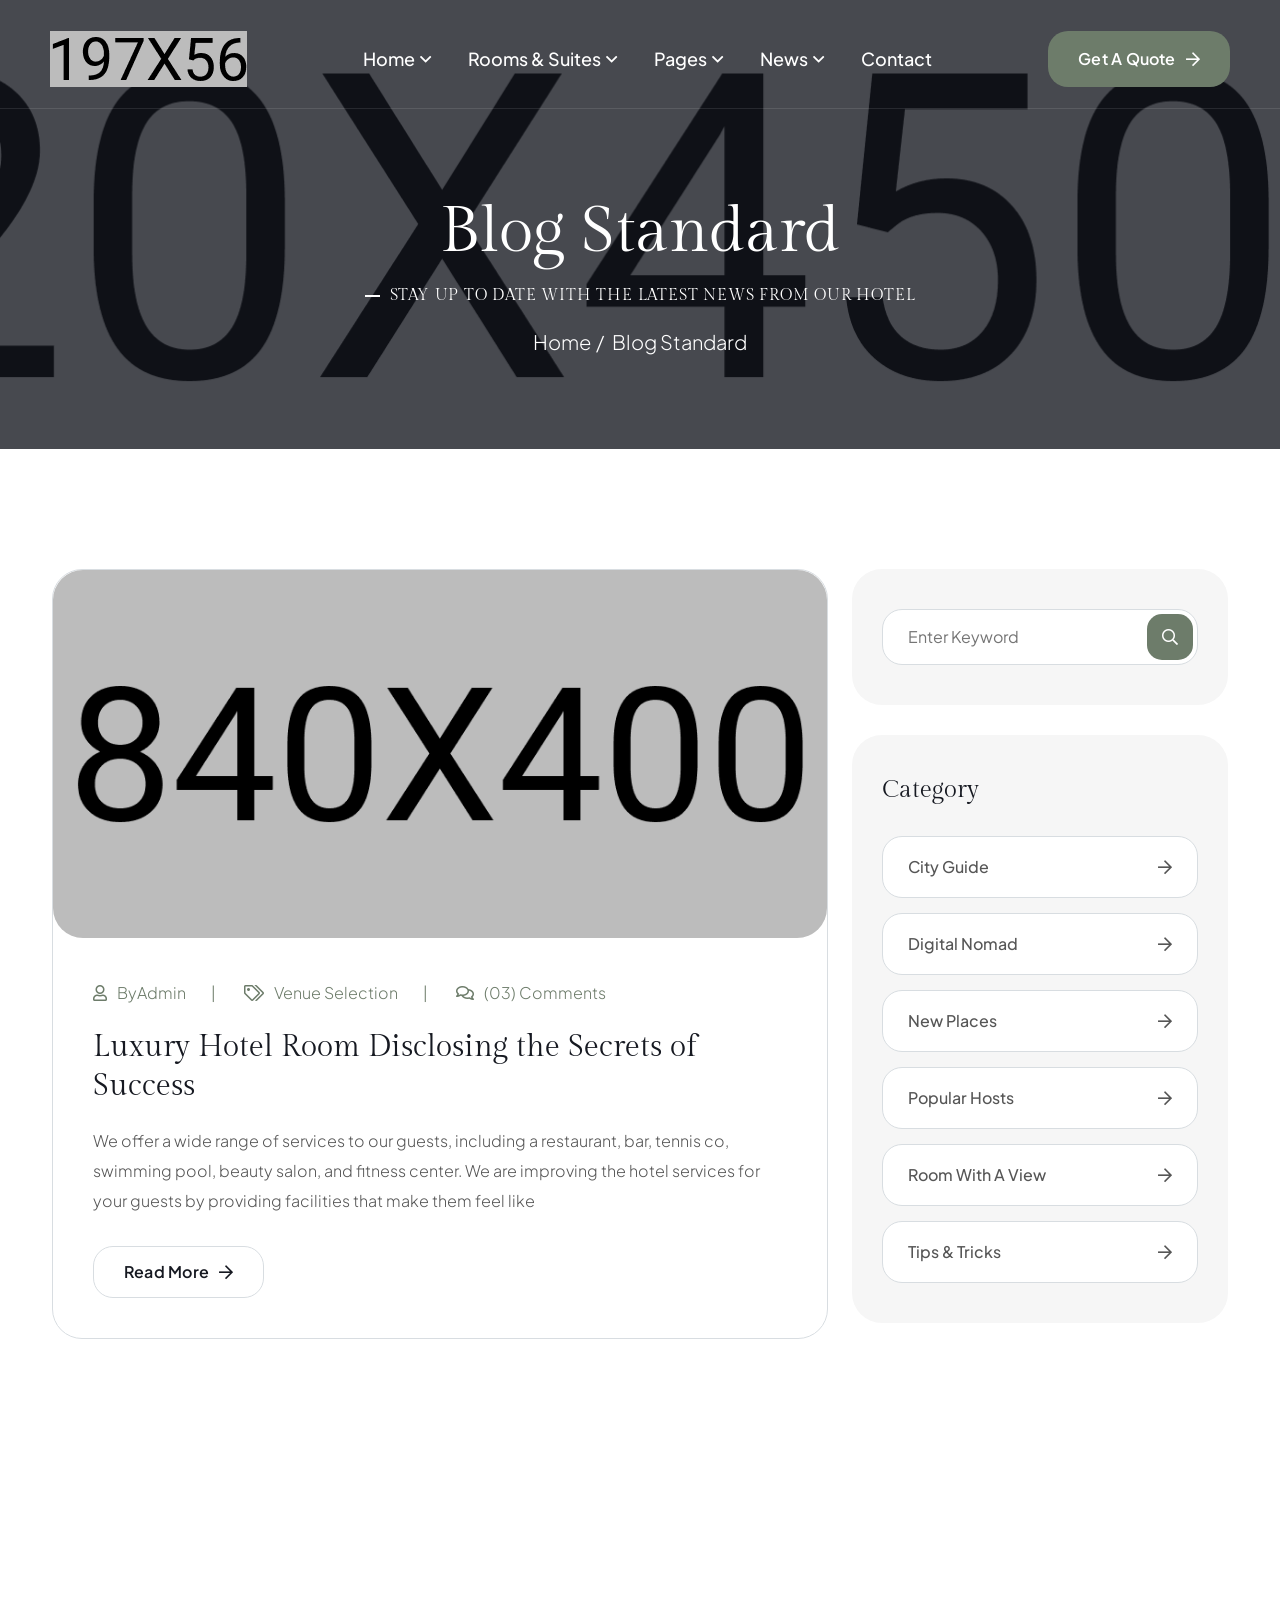
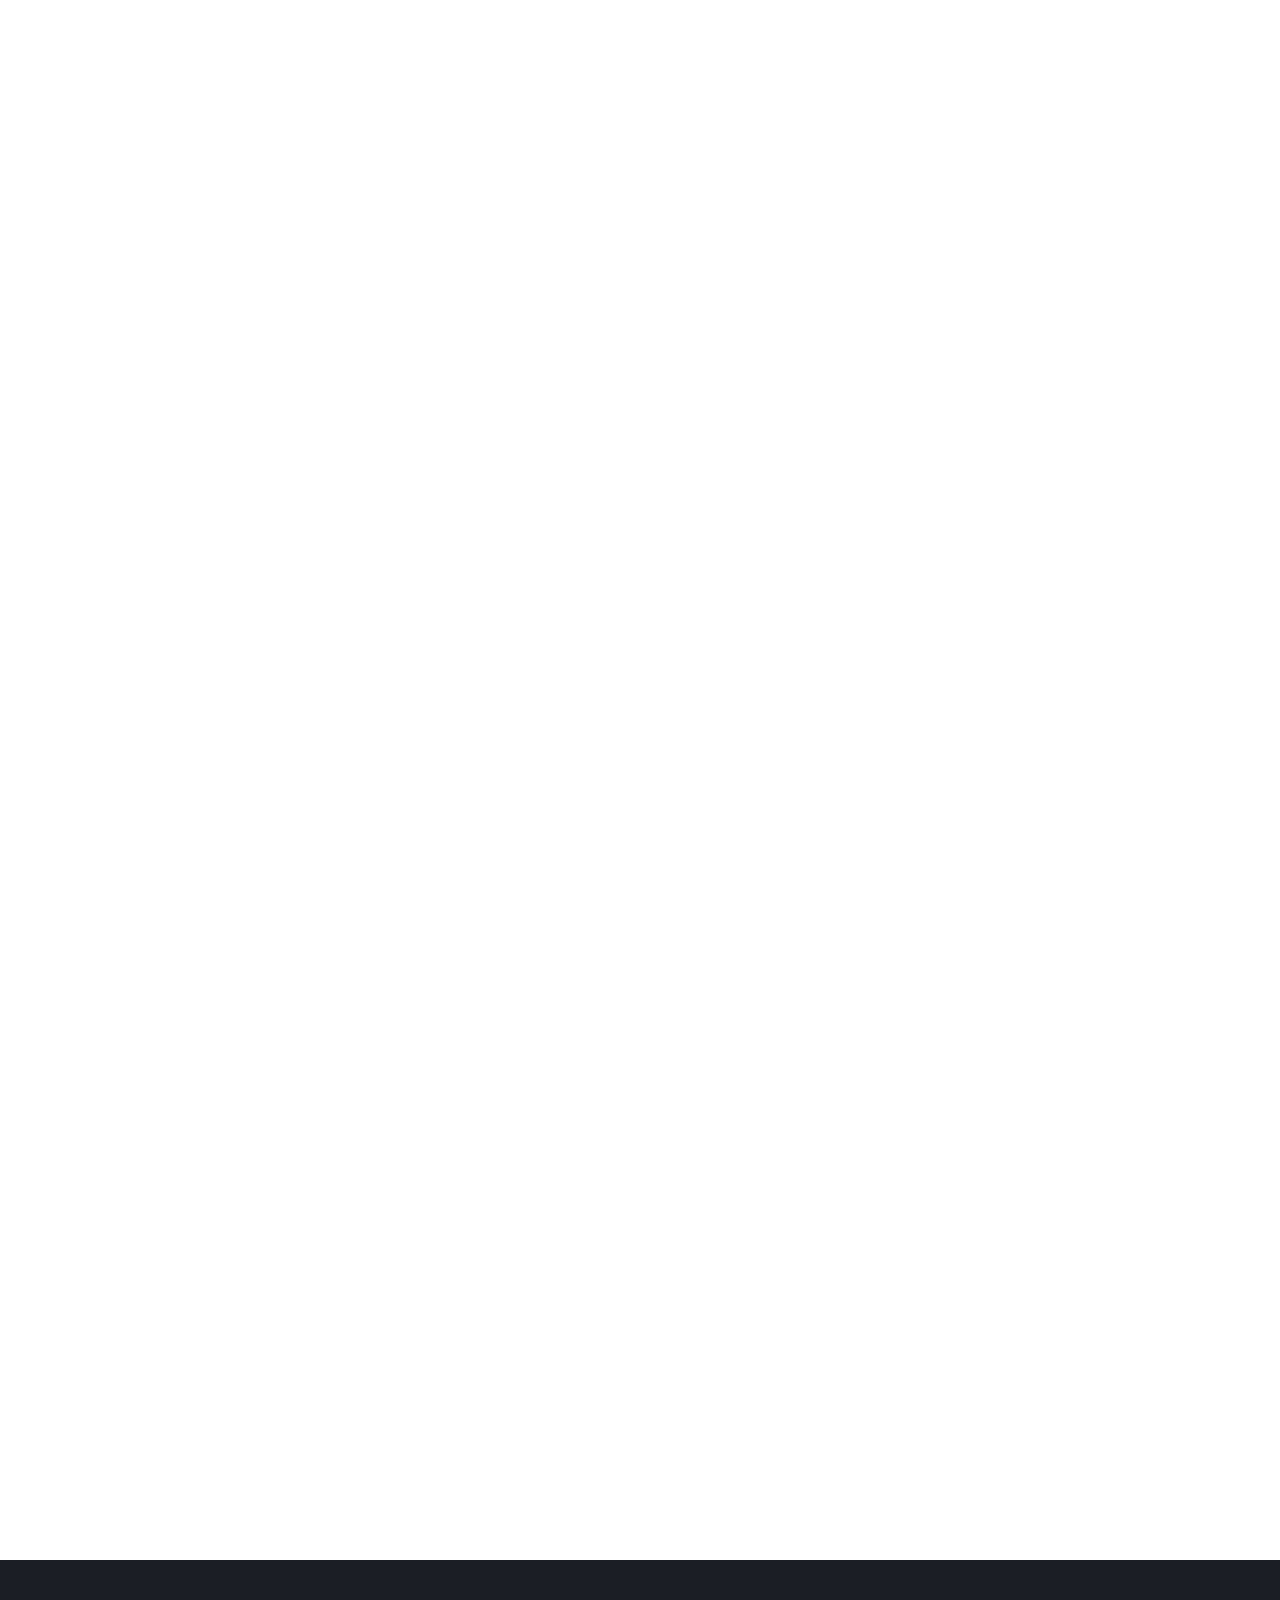
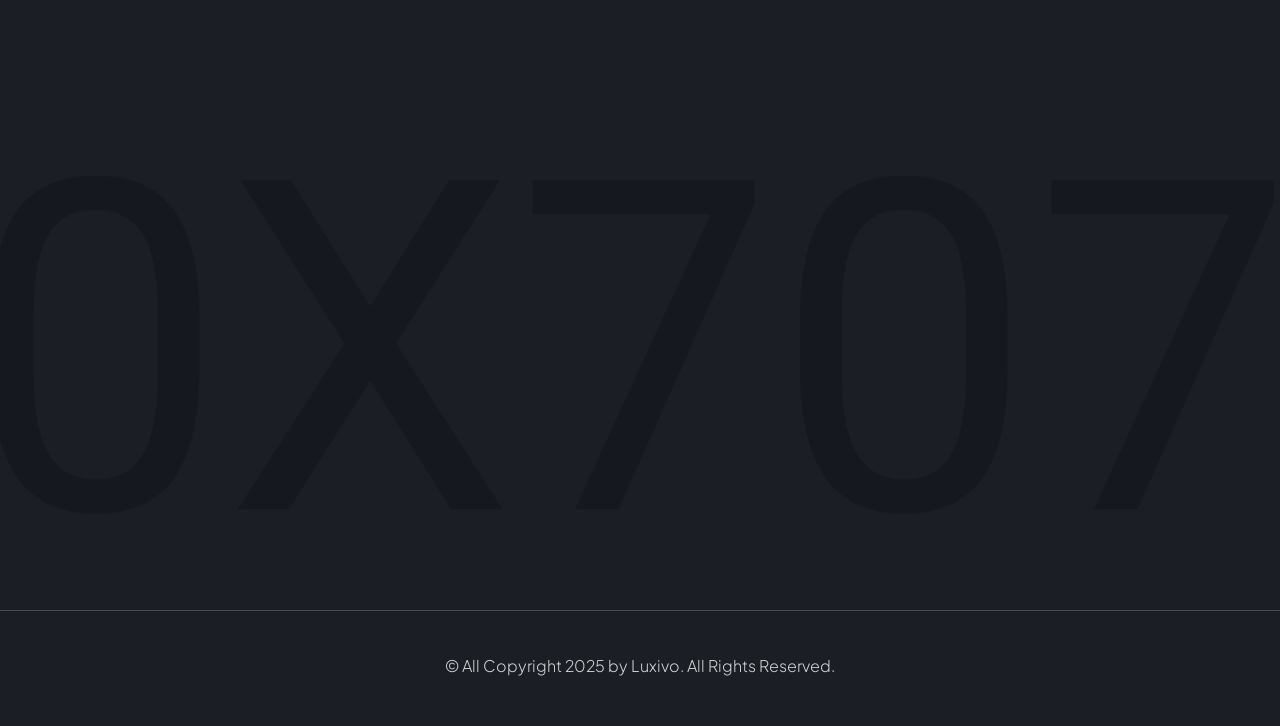
<file: blog-standard.html>
<!DOCTYPE html>
<html lang="zxx">
    <head>
        <!--====== Required meta tags ======-->
        <meta charset="utf-8">
        <meta http-equiv="x-ua-compatible" content="ie=edge">
        <meta name="description" content="Hotel, Resort, Rooms">
        <meta name="viewport" content="width=device-width, initial-scale=1, shrink-to-fit=no">
        <!--====== Title ======-->
        <title>Luxivo - Hotel & Resort Booking HTML5 Template</title>
        <!--====== Favicon Icon ======-->
        <link rel="shortcut icon" href="assets/images/favicon.png" type="image/png">
        <!--====== Google Fonts ======-->
        <link href="https://fonts.googleapis.com/css2?family=Gilda+Display&family=Plus+Jakarta+Sans:ital,wght@0,200..800;1,200..800&display=swap" rel="stylesheet">
        <!--====== FontAwesome css ======-->
        <link rel="stylesheet" href="assets/fonts/fontawesome/css/all.min.css">
        <!--====== Bootstrap css ======-->
        <link rel="stylesheet" href="assets/css/plugins/bootstrap.min.css">
        <!--====== Slick-popup css ======-->
        <link rel="stylesheet" href="assets/css/plugins/slick.css">
        <!--====== Magnific-popup css ======-->
        <link rel="stylesheet" href="assets/css/plugins/magnific-popup.css">
        <!--====== Nice Select css ======-->
        <link rel="stylesheet" href="assets/css/plugins/nice-select.css">
        <!--====== Aos css ======-->
        <link rel="stylesheet" href="assets/css/plugins/aos.css">
        <!--====== Default css ======-->
        <link rel="stylesheet" href="assets/css/spacings.css">
        <!--====== Default css ======-->
        <link rel="stylesheet" href="assets/css/style.css">
    </head>
    <body>
        <!--====== Start Preloader ======-->
        <div class="preloader">
            <div class="loading-wrapper">
                <div class="loading"></div>
                <div id="loading-icon"><img src="assets/images/loader.png" alt="loader"></div>
            </div>
        </div><!--====== End Preloader ======-->
        <!--====== Start Overlay ======-->
        <div class="offcanvas__overlay"></div>
        <!--=== Start  Header Area  ===-->
        <header class="header-area header-one page-header transparent-header">
            <!--====  Header Navigation  ===-->
            <div class="header-navigation">
                <div class="container-fluid">
                    <!--====  Primary Menu  ===-->
                    <div class="primary-menu">
                        <!--====  Site Branding  ===-->
                        <div class="site-branding">
                            <a href="index.html" class="brand-logo"><img src="assets/images/logo/logo-white.png" alt="Brand Logo"></a>
                        </div>
                        <!--=== Main Menu ===-->
                        <div class="theme-nav-menu">
                            <!--=== Menu Top ===-->
                            <div class="theme-menu-top d-block d-xl-none">
                                <div class="site-branding">
                                    <a href="index.html" class="brand-logo"><img src="assets/images/logo/logo-main.png" alt="Brand Logo"></a>
                                </div>
                            </div>
                            <!--=== Main Menu ===-->
                            <nav class="main-menu">
                                <ul>
                                    <li class="menu-item has-children"><a href="index.html">Home</a>
                                        <ul class="sub-menu">
                                            <li><a href="index.html">Home One</a></li>
                                            <li><a href="index-2.html">Home Two</a></li>
                                            <li><a href="index-3.html">Home Three</a></li>
                                        </ul>
                                    </li>
                                    <li class="menu-item has-children"><a href="#">Rooms & Suites</a>
                                        <ul class="sub-menu">
                                            <li><a href="rooms.html">Rooms Grid</a></li>
                                            <li><a href="rooms-2.html">Rooms List</a></li>
                                            <li><a href="room-details.html">Room Details</a></li>
                                        </ul>
                                    </li>
                                    <li class="menu-item has-children"><a href="#">Pages</a>
                                        <ul class="sub-menu">
                                            <li><a href="about.html">About Us</a></li>
                                            <li><a href="services.html">Services</a>
                                                <ul class="sub-menu">
                                                    <li><a href="services.html">Services</a></li>
                                                    <li><a href="service-details.html">Service Details</a></li>
                                                </ul>
                                            </li>
                                            <li><a href="offer.html">Offers</a></li>
                                            <li><a href="offer-details.html">Offer Details</a></li>
                                            <li><a href="gallery.html">Our Gallery</a></li>
                                            <li><a href="team.html">Our Team</a></li>
                                            <li><a href="team-details.html">Team Details</a></li>
                                            <li><a href="pricing.html">Pricing</a></li>
                                            <li><a href="faqs.html">Faqs</a></li>
                                            <li><a href="404.html">404</a></li>
                                        </ul>
                                    </li>
                                    <li class="menu-item has-children"><a href="#">News</a>
                                        <ul class="sub-menu">
                                            <li><a href="blog-grid.html">Blog Grid</a></li>
                                            <li><a href="blog-standard.html">Blog Standard</a></li>
                                            <li><a href="blog-details.html">Blog Details</a></li>
                                        </ul>
                                    </li>
                                    <li class="menu-item"><a href="contact.html">Contact</a></li>
                                </ul>
                            </nav>
                            <!--=== Nav Button ===-->
                            <div class="theme-nav-button mt-20 d-block d-md-none">
                                <a href="contact.html" class="theme-btn style-one">Get A Quote<i class="far fa-arrow-right"></i></a>
                            </div>
                            <!--===  Menu Bottom ===-->
                            <div class="theme-menu-bottom mt-50 d-block d-xl-none">
                                <h5>Follow Us</h5>
                                <ul class="social-link">
                                    <li><a href="#"><i class="fab fa-facebook-f"></i></a></li>
                                    <li><a href="#"><i class="fab fa-twitter"></i></a></li>
                                    <li><a href="#"><i class="fab fa-linkedin-in"></i></a></li>
                                    <li><a href="#"><i class="fab fa-youtube"></i></a></li>
                                </ul>
                            </div>
                        </div>
                        <!--=== Header Nav Right ===-->
                        <div class="nav-right-item">
                            <div class="nav-button d-none d-md-block">
                                <a href="contact.html" class="theme-btn style-one">Get A Quote<i class="far fa-arrow-right"></i></a>
                            </div>
                            <div class="navbar-toggler">
                                <span></span>
                                <span></span>
                                <span></span>
                            </div>
                        </div>
                    </div>
                </div>
            </div>    
        </header><!--=== End  Header Area  ===-->
        <main>
            <!--======  Start Page Hero Section  ======-->
            <section class="page-hero bg_cover p-r z-1" data-src="assets/images/innerpage/bg/page-bg.jpg">
                <div class="container">
                    <div class="row justify-content-center">
                        <div class="col-lg-8">
                            <!--=== Page Content ===-->
                            <div class="page-content text-center">
                                <h1>Blog Standard</h1>
                                <h6>Stay up to date with the latest news from our hotel</h6>
                                <ul>
                                    <li><a href="index.html">Home</a></li>
                                    <li>Blog Standard</li>
                                </ul>
                            </div>
                        </div>
                    </div>
                </div>
            </section><!--======  End Page Hero Section  ======-->
            <!--======  Start Blog Standard Section  ======-->
            <section class="luxivo-blog-standard-sec pt-120 pb-120">
                <div class="container">
                    <div class="row">
                        <div class="col-xl-8">
                            <div class="blog-standard-wrapper">
                                <!--=== Luxivo Blog Post ===-->
                                <div class="luxivo-blog-post-item style-two mb-30" data-aos="fade-up" data-aos-duration="800">
                                    <div class="post-thumbnail">
                                        <img src="assets/images/innerpage/blog/blog-std1.jpg" alt="Blog Image">
                                    </div>
                                    <div class="post-content">
                                        <div class="post-meta">
                                            <span><i class="far fa-user"></i>By<a href="#">Admin</a></span>
                                            <span><i class="far fa-tags"></i><a href="#">Venue Selection</a></span>
                                            <span><i class="far fa-comments"></i><a href="#">(03) Comments</a></span>
                                        </div>
                                        <h4><a href="blog-details.html">Luxury Hotel Room Disclosing the Secrets of Success</a></h4>
                                        <p>We offer a wide range of services to our guests, including a restaurant, bar, tennis co, swimming pool, beauty salon, and fitness center. We are improving the hotel services for your guests by providing facilities that make them feel like</p>
                                        <a href="blog-details.html" class="theme-btn style-two">Read More<i class="far fa-arrow-right"></i></a>
                                    </div>
                                </div>
                                <!--=== Luxivo Blog Post ===-->
                                <div class="luxivo-blog-post-item style-two mb-30" data-aos="fade-up" data-aos-duration="1000">
                                    <div class="post-thumbnail">
                                        <img src="assets/images/innerpage/blog/blog-std2.jpg" alt="Blog Image">
                                    </div>
                                    <div class="post-content">
                                        <div class="post-meta">
                                            <span><i class="far fa-user"></i>By<a href="#">Admin</a></span>
                                            <span><i class="far fa-tags"></i><a href="#">Venue Selection</a></span>
                                            <span><i class="far fa-comments"></i><a href="#">(03) Comments</a></span>
                                        </div>
                                        <h4><a href="blog-details.html">Disclosing the Secrets of Success in Luxury Hospitality</a></h4>
                                        <p>We offer a wide range of services to our guests, including a restaurant, bar, tennis co, swimming pool, beauty salon, and fitness center. We are improving the hotel services for your guests by providing facilities that make them feel like</p>
                                        <a href="blog-details.html" class="theme-btn style-two">Read More<i class="far fa-arrow-right"></i></a>
                                    </div>
                                </div>
                                <!--=== Luxivo Blog Post ===-->
                                <div class="luxivo-blog-post-item style-two mb-30" data-aos="fade-up" data-aos-duration="1200">
                                    <div class="post-thumbnail">
                                        <img src="assets/images/innerpage/blog/blog-std3.jpg" alt="Blog Image">
                                    </div>
                                    <div class="post-content">
                                        <div class="post-meta">
                                            <span><i class="far fa-user"></i>By<a href="#">Admin</a></span>
                                            <span><i class="far fa-tags"></i><a href="#">Venue Selection</a></span>
                                            <span><i class="far fa-comments"></i><a href="#">(03) Comments</a></span>
                                        </div>
                                        <h4><a href="blog-details.html">20 Ways to Make Your Hotel for the Summer Season</a></h4>
                                        <p>We offer a wide range of services to our guests, including a restaurant, bar, tennis co, swimming pool, beauty salon, and fitness center. We are improving the hotel services for your guests by providing facilities that make them feel like</p>
                                        <a href="blog-details.html" class="theme-btn style-two">Read More<i class="far fa-arrow-right"></i></a>
                                    </div>
                                </div>
                                <!--=== Theme Pagination ===-->
                                <div class="theme-pagination mt-50" data-aos="fade-up" data-aos-duration="1400">
                                    <ul>
                                        <li><a href="#"><i class="far fa-arrow-left"></i></a></li>
                                        <li><a href="#">01</a></li>
                                        <li><a href="#">02</a></li>
                                        <li><a href="#">03</a></li>
                                        <li><a href="#"><i class="far fa-arrow-right"></i></a></li>
                                    </ul>
                                </div>
                            </div>
                        </div>
                        <div class="col-xl-4">
                            <!--=== Sidebar widget Area ===-->
                            <div class="sidebar-widget-area mt-5 mt-xl-0 mb-20">
                                <!--===  Sidebar Widget  ===-->
                                <div class="sidebar-widget sidebar-search-widget mb-30" data-aos="fade-up" data-aos-duration="600">
                                    <div class="widget-content">
                                        <form>
                                            <div class="form-group">
                                                <input type="search" class="form_control" placeholder="Enter Keyword" name="search" required>
                                                <button class="search-btn"><i class="far fa-search"></i></button>
                                            </div>
                                        </form>
                                    </div>
                                </div>
                                <!--===  Sidebar Widget  ===-->
                                <div class="sidebar-widget sidebar-nav-widget mb-30" data-aos="fade-up" data-aos-duration="800">
                                    <h4 class="widget-title">Category</h4>
                                    <div class="widget-content">
                                        <ul>
                                            <li><a href="#">City Guide<span><i class="far fa-arrow-right"></i></span></a></li>
                                            <li><a href="#">Digital Nomad<span><i class="far fa-arrow-right"></i></span></a></li>
                                            <li><a href="#">New Places<span><i class="far fa-arrow-right"></i></span></a></li>
                                            <li><a href="#">Popular Hosts<span><i class="far fa-arrow-right"></i></span></a></li>
                                            <li><a href="#">Room With A View<span><i class="far fa-arrow-right"></i></span></a></li>
                                            <li><a href="#">Tips & Tricks<span><i class="far fa-arrow-right"></i></span></a></li>
                                        </ul>
                                    </div>
                                </div>
                                <!--=== Sidebar Widget ===-->
                                <div class="sidebar-widget sidebar-post-widget mb-40" data-aos="fade-up" data-aos-duration="1000">
                                    <h4 class="widget-title">Recent Posts</h4>
                                    <div class="widget-content">
                                        <ul class="recent-post-list">
                                            <li class="post-thumbnail-content mb-4">
                                                <img src="assets/images/innerpage/blog/post-thumb1.jpg" alt="post thumb">
                                                <div class="post-title-date">
                                                    <span class="posted-on"><a href="#">August 1, 2025</a></span>
                                                    <h5><a href="blog-details.html">Top Six Countries to Visit in Asia Without Travel...</a></h5>
                                                </div>
                                            </li>
                                            <li class="post-thumbnail-content mb-4">
                                                <img src="assets/images/innerpage/blog/post-thumb2.jpg" alt="post thumb">
                                                <div class="post-title-date">
                                                    <span class="posted-on"><a href="#">August 4, 2025</a></span>
                                                    <h5><a href="blog-details.html">Service mode and daily work of the hotel</a></h5>
                                                </div>
                                            </li>
                                            <li class="post-thumbnail-content mb-4">
                                                <img src="assets/images/innerpage/blog/post-thumb3.jpg" alt="post thumb">
                                                <div class="post-title-date">
                                                    <span class="posted-on"><a href="#">August 7, 2025</a></span>
                                                    <h5><a href="blog-details.html">The Secrets of Success in Luxury Hospitality</a></h5>
                                                </div>
                                            </li>
                                        </ul>
                                    </div>
                                </div>
                                <!--=== Sidebar Widget ===-->
                                <div class="sidebar-widget sidebar-tag-widget mb-30" data-aos="fade-up" data-aos-duration="1200">
                                    <h4 class="widget-title">Popular Tags</h4>
                                    <div class="widget-content">
                                        <a href="#">Bathroom</a>
                                        <a href="#">Beach</a>
                                        <a href="#">Hotel</a>
                                        <a href="#">Relax</a>
                                        <a href="#">Breakfast</a>
                                        <a href="#">Room</a>
                                    </div>
                                </div>
                            </div>
                        </div>
                    </div>
                </div>
            </section><!--======  End Blog Standard Section  ======-->
        </main>
        <!--======  Start Footer  ======-->
        <footer class="main-footer bg_cover" data-src="assets/images/footer/footer-bg.jpg">
            <!--=== Footer Top ===-->
            <div class="container">
                <div class="footer-top-area" data-aos="fade-up" data-aos-duration="800">
                    <div class="row">
                        <div class="col-lg-4 col-md-6">
                            <div class="luxivo-info-box style-one">
                                <div class="icon">
                                    <i class="fal fa-phone-volume"></i>
                                </div>
                                <div class="content">
                                    <span>Call us Anytime</span>
                                    <h5><a href="tel:+00123(4325)236">+00 123 (4325) 236</a></h5>
                                </div>
                            </div>
                        </div>
                        <div class="col-lg-4 col-md-6">
                            <div class="luxivo-info-box style-one">
                                <div class="icon">
                                    <i class="fal fa-envelope"></i>
                                </div>
                                <div class="content">
                                    <span>Send us E-Mail</span>
                                    <h5><a href="mailto:info.example@gmail.com">Info.example@gmail.com</a></h5>
                                </div>
                            </div>
                        </div>
                        <div class="col-lg-4 col-md-6">
                            <div class="luxivo-info-box style-one">
                                <div class="icon">
                                    <i class="fal fa-map-marker-alt"></i>
                                </div>
                                <div class="content">
                                    <span>Address</span>
                                    <h5>Evergreen Terrace, Brooklyn</h5>
                                </div>
                            </div>
                        </div>
                    </div>
                </div>
            </div>
            <!--=== Footer Widget Area ===-->
            <div class="footer-widget-area pt-80 pb-40">
                <div class="container">
                    <div class="row justify-content-center">
                        <div class="col-xl-4 col-md-6 col-sm-12 order-1">
                            <!--=== Footer Widget ===-->
                            <div class="footer-widget footer-about-widget mb-40" data-aos="fade-up" data-aos-duration="800">
                                <div class="widget-content">
                                    <div class="footer-logo mb-30">
                                        <img src="assets/images/logo/logo-white.png" alt="Logo White">
                                    </div>
                                    <p>Conveniently fashion market positioning readiness before sticky communities. Assertively matrix multif sources through team building</p>
                                    <div class="newsletter-box">
                                        <form>
                                            <div class="form-group">
                                                <input type="email" placeholder="Enter your email" class="form_control" required>
                                                <button class="theme-btn style-one">SUBSCRIBE <i class="far fa-paper-plane"></i></button>
                                            </div>
                                        </form>
                                    </div>
                                </div>
                            </div>
                        </div>
                        <div class="col-xl-5 col-sm-12 order-3 order-xl-2">
                            <div class="row">
                                <div class="col-md-6">
                                    <!--=== Footer Widget ===-->
                                    <div class="footer-widget footer-nav-widget mb-40" data-aos="fade-up" data-aos-duration="1000">
                                        <div class="widget-content">
                                            <h4 class="widget-title">Quick Links</h4>
                                            <ul class="widget-nav">
                                                <li><a href="about.html">About Hotel</a></li>
                                                <li><a href="rooms.html">Rooms & Suites</a></li>
                                                <li><a href="services.html">Services</a></li>
                                                <li><a href="blog-grid.html">News & media</a></li>
                                                <li><a href="team.html">Our Team</a></li>
                                                <li><a href="contact.html">Contact</a></li>
                                            </ul>
                                        </div>
                                    </div>
                                </div>
                                <div class="col-md-6">
                                    <!--=== Footer Widget ===-->
                                    <div class="footer-widget footer-nav-widget mb-40" data-aos="fade-up" data-aos-duration="1000">
                                        <div class="widget-content">
                                            <h4 class="widget-title">Useful Links</h4>
                                            <ul class="widget-nav">
                                                <li><a href="rooms.html">Rooms & Suites</a></li>
                                                <li><a href="offer.html">Offers</a></li>
                                                <li><a href="team.html">Team</a></li>
                                                <li><a href="gallery.html">Gallery</a></li>
                                                <li><a href="pricing.html">Pricing</a></li>
                                                <li><a href="faqs.html">FAQ’s</a></li>
                                            </ul>
                                        </div>
                                    </div>
                                </div>
                            </div>
                        </div>
                        <div class="col-xl-3 col-md-6 col-sm-12 order-2 order-xl-3">
                            <!--=== Footer Widget ===-->
                            <div class="footer-widget footer-post-widget mb-40" data-aos="fade-up" data-aos-duration="1400">
                                <div class="widget-content">
                                    <h4 class="widget-title">Recent Post</h4>
                                    <div class="recent-post-list">
                                        <div class="footer-recent-post mb-30">
                                            <div class="thumbnail">
                                                <img src="assets/images/footer/post-thumb1.jpg" alt="Post Thumbnail">
                                            </div>
                                            <div class="content">
                                                <span><i class="fal fa-calendar-alt"></i>08 August, 2025</span>
                                                <h6><a href="blog-details.html">Continually network focused infrastructures</a></h6>
                                            </div>
                                        </div>
                                        <div class="footer-recent-post mb-30">
                                            <div class="thumbnail">
                                                <img src="assets/images/footer/post-thumb2.jpg" alt="Post Thumbnail">
                                            </div>
                                            <div class="content">
                                                <span><i class="fal fa-calendar-alt"></i>08 August, 2025</span>
                                                <h6><a href="blog-details.html">Appropriately initiate resource through line</a></h6>
                                            </div>
                                        </div>
                                    </div>
                                </div>
                            </div>
                        </div>
                    </div>
                </div>
            </div>
            <!--=== Copyright Area ===-->
            <div class="copyright-area">
                <div class="container">
                    <div class="row">
                        <div class="col-xl-12">
                            <!--=== Copyright Text ===-->
                            <div class="copyright-text text-center">
                                <p>&copy; All Copyright 2025 by Luxivo. All Rights Reserved.</p>
                            </div>
                        </div>
                    </div>
                </div>
            </div>
        </footer><!--====== End Footer  ======-->
        <!--====== Back To Top  ======-->
        <div class="back-to-top" ><i class="far fa-angle-up"></i></div>
        <!--====== Jquery js ======-->
        <script src="assets/js/plugins/jquery-3.7.1.min.js"></script>
        <!--====== Bootstrap js ======-->
        <script src="assets/js/plugins/popper.min.js"></script>
        <!--====== Bootstrap js ======-->
        <script src="assets/js/plugins/bootstrap.min.js"></script>
        <!--====== Slick js ======-->
        <script src="assets/js/plugins/slick.min.js"></script>
        <!--====== Magnific js ======-->
        <script src="assets/js/plugins/jquery.magnific-popup.min.js"></script>
        <!--====== Waypoint js ======-->
        <script src="assets/js/plugins/jquery.waypoints.js"></script>
        <!--====== CounterUp js ======-->
        <script src="assets/js/plugins/jquery.counterup.min.js"></script>
        <!--====== Nice Select js ======-->
        <script src="assets/js/plugins/jquery.nice-select.min.js"></script>
        <!--====== ImagesLoaded js ======-->
        <script src="assets/js/plugins/imagesloaded.min.js"></script>
        <!--====== Isotope js ======-->
        <script src="assets/js/plugins/isotope.min.js"></script>
        <!--====== Aos js ======-->
        <script src="assets/js/plugins/aos.js"></script>
        <!--====== Common js ======-->
        <script src="assets/js/theme.js"></script>
    </body>
</html>
</file>
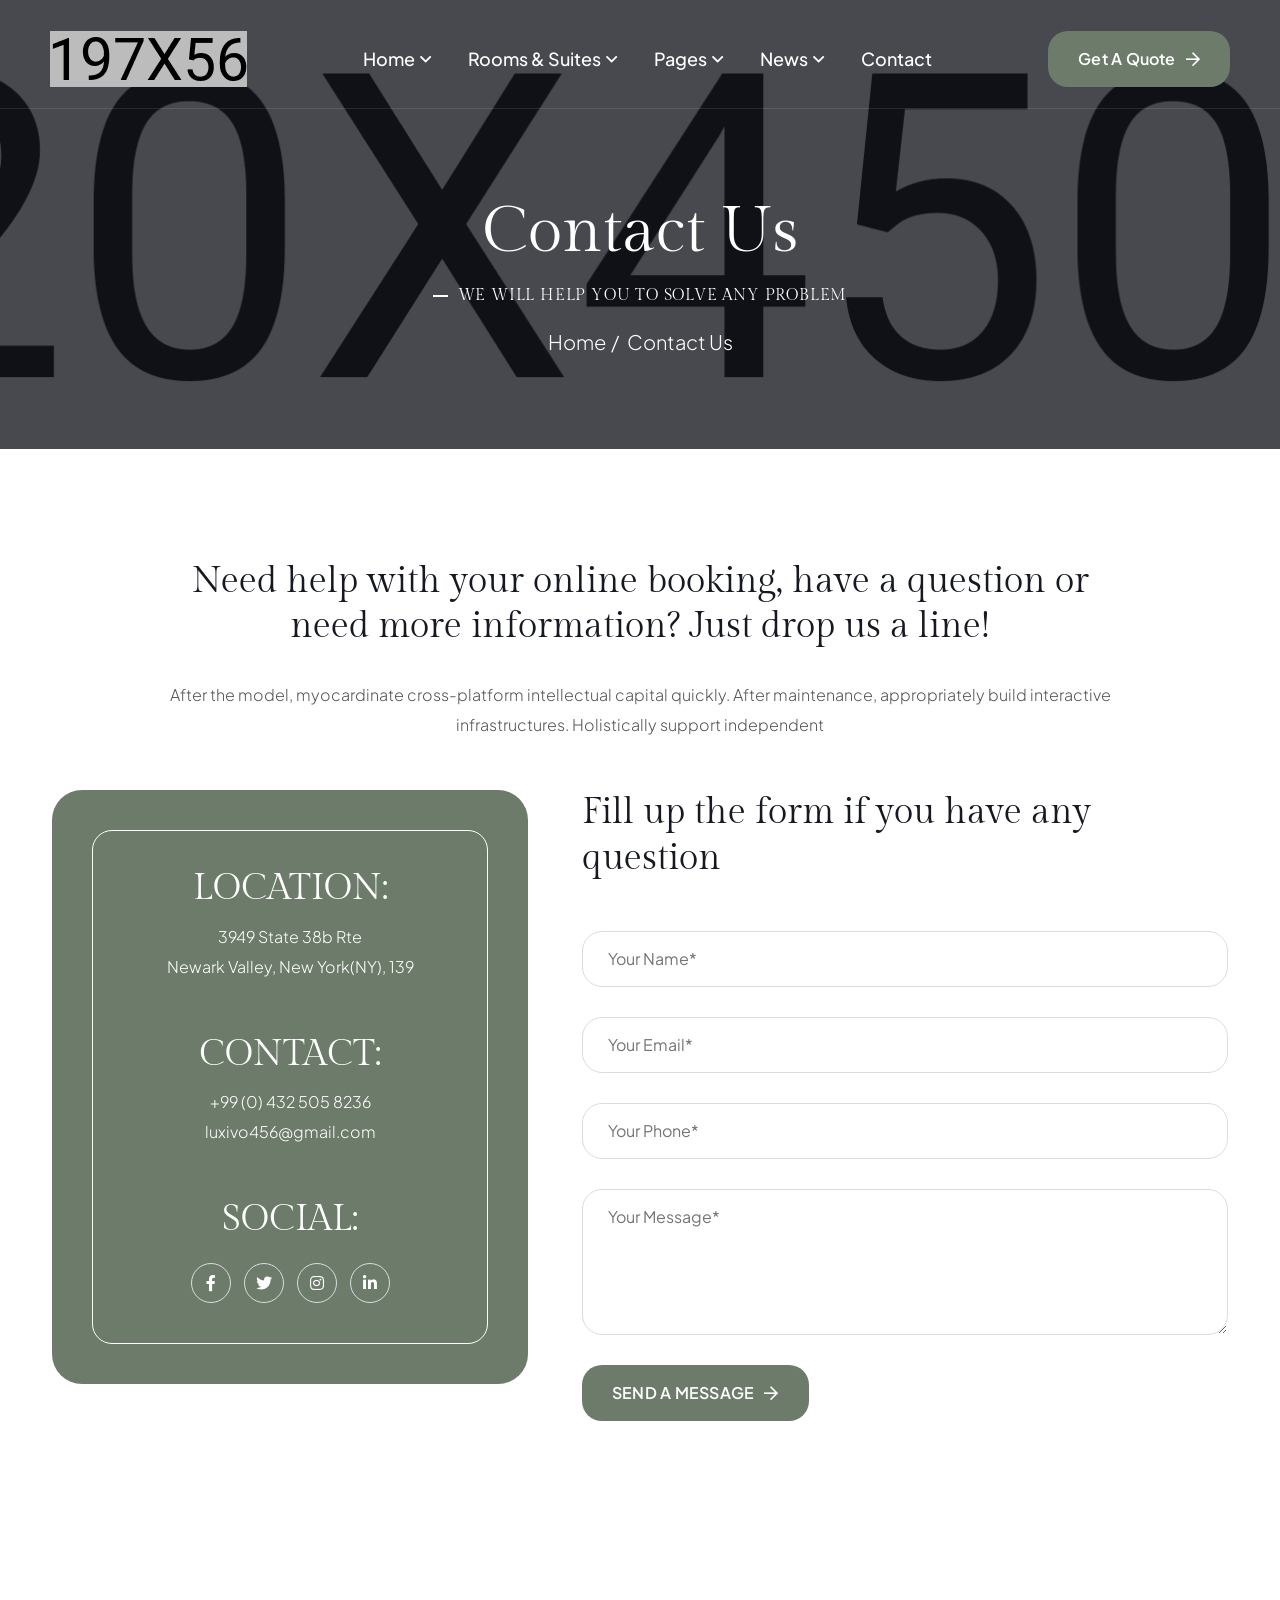
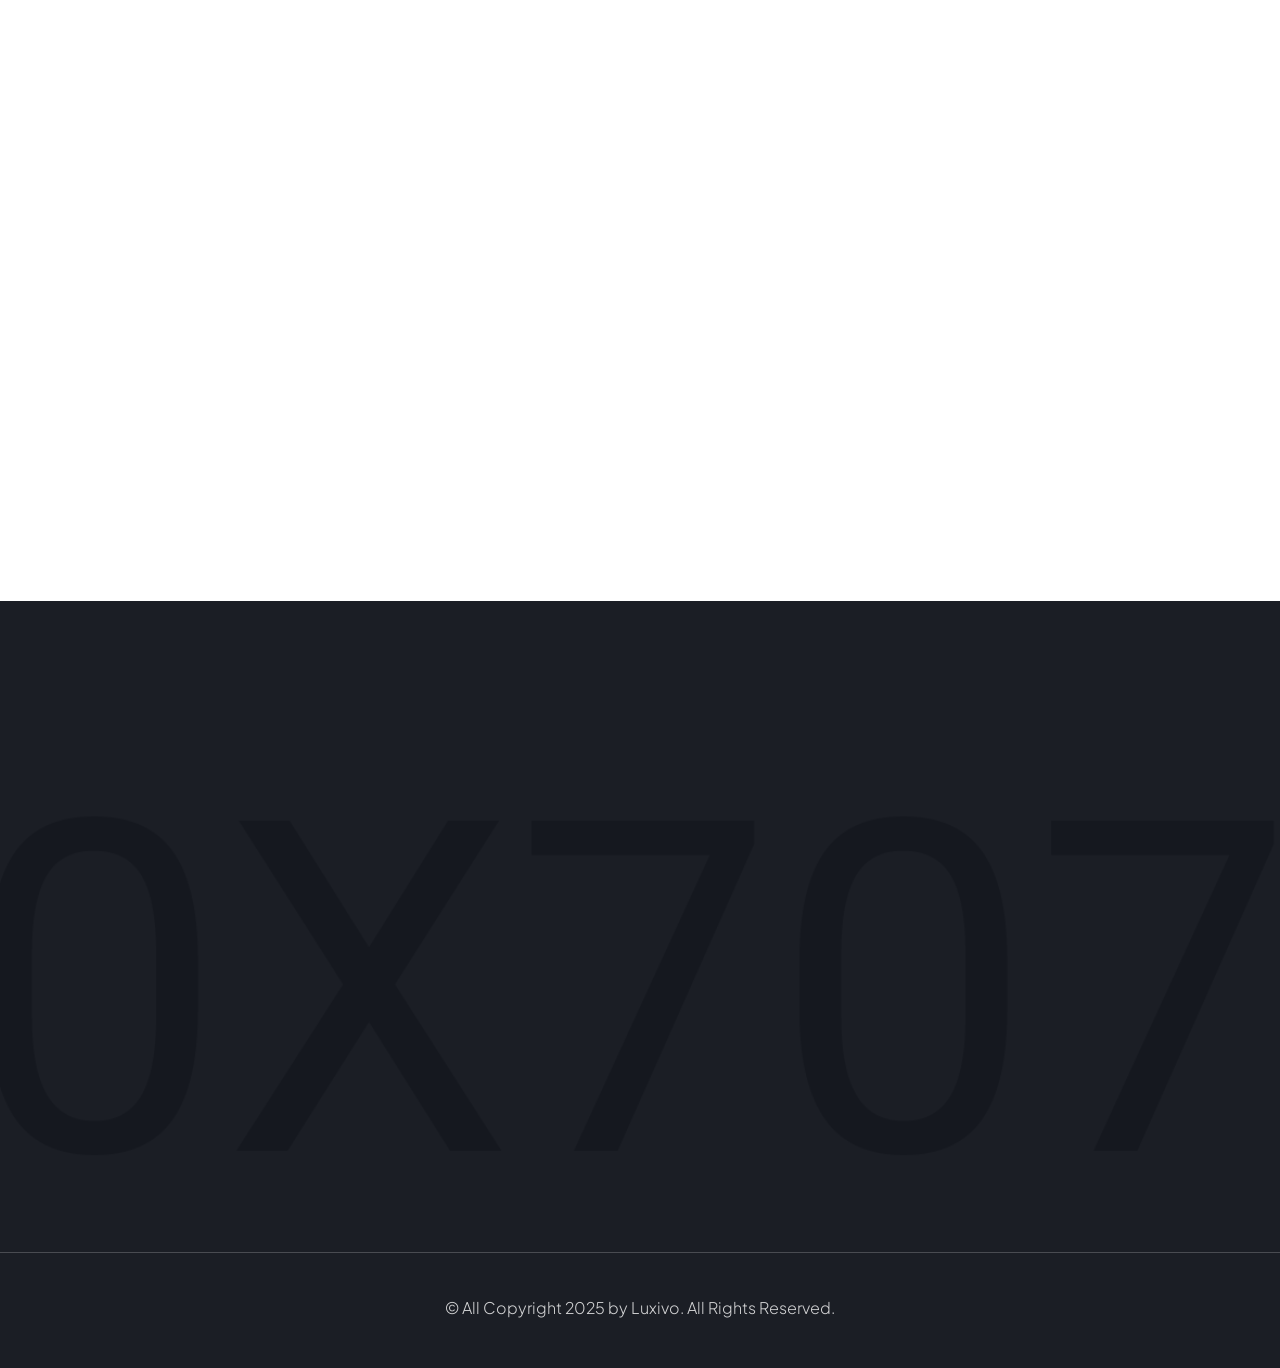
<file: contact.html>
<!DOCTYPE html>
<html lang="zxx">
    <head>
        <!--====== Required meta tags ======-->
        <meta charset="utf-8">
        <meta http-equiv="x-ua-compatible" content="ie=edge">
        <meta name="description" content="Hotel, Resort, Rooms">
        <meta name="viewport" content="width=device-width, initial-scale=1, shrink-to-fit=no">
        <!--====== Title ======-->
        <title>Luxivo - Hotel & Resort Booking HTML5 Template</title>
        <!--====== Favicon Icon ======-->
        <link rel="shortcut icon" href="assets/images/favicon.png" type="image/png">
        <!--====== Google Fonts ======-->
        <link href="https://fonts.googleapis.com/css2?family=Gilda+Display&family=Plus+Jakarta+Sans:ital,wght@0,200..800;1,200..800&display=swap" rel="stylesheet">
        <!--====== FontAwesome css ======-->
        <link rel="stylesheet" href="assets/fonts/fontawesome/css/all.min.css">
        <!--====== Bootstrap css ======-->
        <link rel="stylesheet" href="assets/css/plugins/bootstrap.min.css">
        <!--====== Slick-popup css ======-->
        <link rel="stylesheet" href="assets/css/plugins/slick.css">
        <!--====== Magnific-popup css ======-->
        <link rel="stylesheet" href="assets/css/plugins/magnific-popup.css">
        <!--====== Nice Select css ======-->
        <link rel="stylesheet" href="assets/css/plugins/nice-select.css">
        <!--====== Aos css ======-->
        <link rel="stylesheet" href="assets/css/plugins/aos.css">
        <!--====== Default css ======-->
        <link rel="stylesheet" href="assets/css/spacings.css">
        <!--====== Default css ======-->
        <link rel="stylesheet" href="assets/css/style.css">
    </head>
    <body>
        <!--====== Start Preloader ======-->
        <div class="preloader">
            <div class="loading-wrapper">
                <div class="loading"></div>
                <div id="loading-icon"><img src="assets/images/loader.png" alt="loader"></div>
            </div>
        </div><!--====== End Preloader ======-->
        <!--====== Start Overlay ======-->
        <div class="offcanvas__overlay"></div>
        <!--=== Start  Header Area  ===-->
        <header class="header-area header-one page-header transparent-header">
            <!--====  Header Navigation  ===-->
            <div class="header-navigation">
                <div class="container-fluid">
                    <!--====  Primary Menu  ===-->
                    <div class="primary-menu">
                        <!--====  Site Branding  ===-->
                        <div class="site-branding">
                            <a href="index.html" class="brand-logo"><img src="assets/images/logo/logo-white.png" alt="Brand Logo"></a>
                        </div>
                        <!--=== Main Menu ===-->
                        <div class="theme-nav-menu">
                            <!--=== Menu Top ===-->
                            <div class="theme-menu-top d-block d-xl-none">
                                <div class="site-branding">
                                    <a href="index.html" class="brand-logo"><img src="assets/images/logo/logo-main.png" alt="Brand Logo"></a>
                                </div>
                            </div>
                            <!--=== Main Menu ===-->
                            <nav class="main-menu">
                                <ul>
                                    <li class="menu-item has-children"><a href="index.html">Home</a>
                                        <ul class="sub-menu">
                                            <li><a href="index.html">Home One</a></li>
                                            <li><a href="index-2.html">Home Two</a></li>
                                            <li><a href="index-3.html">Home Three</a></li>
                                        </ul>
                                    </li>
                                    <li class="menu-item has-children"><a href="#">Rooms & Suites</a>
                                        <ul class="sub-menu">
                                            <li><a href="rooms.html">Rooms Grid</a></li>
                                            <li><a href="rooms-2.html">Rooms List</a></li>
                                            <li><a href="room-details.html">Room Details</a></li>
                                        </ul>
                                    </li>
                                    <li class="menu-item has-children"><a href="#">Pages</a>
                                        <ul class="sub-menu">
                                            <li><a href="about.html">About Us</a></li>
                                            <li><a href="services.html">Services</a>
                                                <ul class="sub-menu">
                                                    <li><a href="services.html">Services</a></li>
                                                    <li><a href="service-details.html">Service Details</a></li>
                                                </ul>
                                            </li>
                                            <li><a href="offer.html">Offers</a></li>
                                            <li><a href="offer-details.html">Offer Details</a></li>
                                            <li><a href="gallery.html">Our Gallery</a></li>
                                            <li><a href="team.html">Our Team</a></li>
                                            <li><a href="team-details.html">Team Details</a></li>
                                            <li><a href="pricing.html">Pricing</a></li>
                                            <li><a href="faqs.html">Faqs</a></li>
                                            <li><a href="404.html">404</a></li>
                                        </ul>
                                    </li>
                                    <li class="menu-item has-children"><a href="#">News</a>
                                        <ul class="sub-menu">
                                            <li><a href="blog-grid.html">Blog Grid</a></li>
                                            <li><a href="blog-standard.html">Blog Standard</a></li>
                                            <li><a href="blog-details.html">Blog Details</a></li>
                                        </ul>
                                    </li>
                                    <li class="menu-item"><a href="contact.html">Contact</a></li>
                                </ul>
                            </nav>
                            <!--=== Nav Button ===-->
                            <div class="theme-nav-button mt-20 d-block d-md-none">
                                <a href="contact.html" class="theme-btn style-one">Get A Quote<i class="far fa-arrow-right"></i></a>
                            </div>
                            <!--===  Menu Bottom ===-->
                            <div class="theme-menu-bottom mt-50 d-block d-xl-none">
                                <h5>Follow Us</h5>
                                <ul class="social-link">
                                    <li><a href="#"><i class="fab fa-facebook-f"></i></a></li>
                                    <li><a href="#"><i class="fab fa-twitter"></i></a></li>
                                    <li><a href="#"><i class="fab fa-linkedin-in"></i></a></li>
                                    <li><a href="#"><i class="fab fa-youtube"></i></a></li>
                                </ul>
                            </div>
                        </div>
                        <!--=== Header Nav Right ===-->
                        <div class="nav-right-item">
                            <div class="nav-button d-none d-md-block">
                                <a href="contact.html" class="theme-btn style-one">Get A Quote<i class="far fa-arrow-right"></i></a>
                            </div>
                            <div class="navbar-toggler">
                                <span></span>
                                <span></span>
                                <span></span>
                            </div>
                        </div>
                    </div>
                </div>
            </div>    
        </header><!--=== End  Header Area  ===-->
        <main>
            <!--======  Start Page Hero Section  ======-->
            <section class="page-hero bg_cover p-r z-1" data-src="assets/images/innerpage/bg/page-bg.jpg">
                <div class="container">
                    <div class="row justify-content-center">
                        <div class="col-lg-8">
                            <!--=== Page Content ===-->
                            <div class="page-content text-center">
                                <h1>Contact Us</h1>
                                <h6>We will help you to solve any problem</h6>
                                <ul>
                                    <li><a href="index.html">Home</a></li>
                                    <li>Contact Us</li>
                                </ul>
                            </div>
                        </div>
                    </div>
                </div>
            </section><!--======  End Page Hero Section  ======-->
            <!--======  Start Contact Section  ======-->
            <section class="luxivo-contact-sec pt-110 pb-120">
                <div class="container">
                    <div class="row justify-content-center">
                        <div class="col-lg-10">
                            <!--=== Text Box ===-->
                            <div class="text-box text-center mb-50">
                                <h3 class="mb-30" data-aos="fade-up" data-aos-duration="800">Need help with your online booking,
have a question or need more information? Just drop us a line!</h3>
                                <p data-aos="fade-up" data-aos-duration="1000">After the model, myocardinate cross-platform intellectual capital quickly.  After maintenance, appropriately build interactive infrastructures.  Holistically support independent</p>
                            </div>
                        </div>
                    </div>
                    <div class="row">
                        <div class="col-lg-5">
                            <!--=== Contact Info Wrapper ===-->
                            <div class="contact-info-wrapper mb-5 mb-xl-0" data-aos="fade-up" data-aos-duration="800">
                                <div class="contact-info-box">
                                    <div class="luxivo-info-box text-center">
                                        <div class="content">
                                            <h3>LOCATION:</h3>
                                            <p>3949 State 38b Rte <br> Newark Valley, New York(NY), 139</p>
                                        </div>
                                    </div>
                                    <div class="luxivo-info-box text-center">
                                        <div class="content">
                                            <h3>CONTACT:</h3>
                                            <p><a href="tel:+99(0)4325058236">+99 (0) 432 505 8236</a></p>
                                            <p><a href="tel:luxivo456@gmail.com">luxivo456@gmail.com</a></p>
                                        </div>
                                    </div>
                                    <div class="luxivo-info-box text-center">
                                        <div class="content">
                                            <h3 class="mb-20">SOCIAL:</h3>
                                            <div class="social-box">
                                                <a href="#"><i class="fab fa-facebook-f"></i></a>
                                                <a href="#"><i class="fab fa-twitter"></i></a>
                                                <a href="#"><i class="fab fa-instagram"></i></a>
                                                <a href="#"><i class="fab fa-linkedin-in"></i></a>
                                            </div>
                                        </div>
                                    </div>
                                </div>
                            </div>
                        </div>
                        <div class="col-lg-7">
                            <!--=== Contact Wrapper ===-->
                            <div class="contact-form-wrapper" data-aos="fade-up" data-aos-duration="1000">
                                <h3 class="mb-50">Fill up the form if you have any question</h3>
                                <form class="contact-form">
                                    <div class="form-gorup">
                                        <input type="text" class="form_control" placeholder="Your Name*" name="name" required>
                                    </div>
                                    <div class="form-gorup">
                                        <input type="email" class="form_control" placeholder="Your Email*" name="email" required>
                                    </div>
                                    <div class="form-gorup">
                                        <input type="text" class="form_control" placeholder="Your Phone*" name="phone" required>
                                    </div>
                                    <div class="form-gorup">
                                        <textarea class="form_control" name="message" placeholder="Your Message*" rows="4"></textarea>
                                    </div>
                                    <div class="form-gorup">
                                        <button class="theme-btn style-one">SEND A MESSAGE<i class="far fa-arrow-right"></i></button>
                                    </div>
                                </form>
                            </div>
                        </div>
                    </div>
                </div>
            </section><!--======  End Contact Section  ======-->
            <!--======  Start Map Section  ======-->
            <section class="luxivo-map-sec">
                <!--=== Map Box ===-->
                <div class="map-box mb-5 mb-xl-0" data-aos="fade-up" data-aos-duration="1200">
                    <iframe src="https://www.google.com/maps/embed?pb=!1m10!1m8!1m3!1d96777.16150026117!2d-74.00840582560909!3d40.71171357405996!3m2!1i1024!2i768!4f13.1!5e0!3m2!1sen!2sbd!4v1706508986625!5m2!1sen!2sbd" loading="lazy">
                    </iframe>
                </div>
            </section>
        </main>
        <!--======  Start Footer  ======-->
        <footer class="main-footer bg_cover" data-src="assets/images/footer/footer-bg.jpg">
            <!--=== Footer Top ===-->
            <div class="container">
                <div class="footer-top-area" data-aos="fade-up" data-aos-duration="800">
                    <div class="row">
                        <div class="col-lg-4 col-md-6">
                            <div class="luxivo-info-box style-one">
                                <div class="icon">
                                    <i class="fal fa-phone-volume"></i>
                                </div>
                                <div class="content">
                                    <span>Call us Anytime</span>
                                    <h5><a href="tel:+00123(4325)236">+00 123 (4325) 236</a></h5>
                                </div>
                            </div>
                        </div>
                        <div class="col-lg-4 col-md-6">
                            <div class="luxivo-info-box style-one">
                                <div class="icon">
                                    <i class="fal fa-envelope"></i>
                                </div>
                                <div class="content">
                                    <span>Send us E-Mail</span>
                                    <h5><a href="mailto:info.example@gmail.com">Info.example@gmail.com</a></h5>
                                </div>
                            </div>
                        </div>
                        <div class="col-lg-4 col-md-6">
                            <div class="luxivo-info-box style-one">
                                <div class="icon">
                                    <i class="fal fa-map-marker-alt"></i>
                                </div>
                                <div class="content">
                                    <span>Address</span>
                                    <h5>Evergreen Terrace, Brooklyn</h5>
                                </div>
                            </div>
                        </div>
                    </div>
                </div>
            </div>
            <!--=== Footer Widget Area ===-->
            <div class="footer-widget-area pt-80 pb-40">
                <div class="container">
                    <div class="row justify-content-center">
                        <div class="col-xl-4 col-md-6 col-sm-12 order-1">
                            <!--=== Footer Widget ===-->
                            <div class="footer-widget footer-about-widget mb-40" data-aos="fade-up" data-aos-duration="800">
                                <div class="widget-content">
                                    <div class="footer-logo mb-30">
                                        <img src="assets/images/logo/logo-white.png" alt="Logo White">
                                    </div>
                                    <p>Conveniently fashion market positioning readiness before sticky communities. Assertively matrix multif sources through team building</p>
                                    <div class="newsletter-box">
                                        <form>
                                            <div class="form-group">
                                                <input type="email" placeholder="Enter your email" class="form_control" required>
                                                <button class="theme-btn style-one">SUBSCRIBE <i class="far fa-paper-plane"></i></button>
                                            </div>
                                        </form>
                                    </div>
                                </div>
                            </div>
                        </div>
                        <div class="col-xl-5 col-sm-12 order-3 order-xl-2">
                            <div class="row">
                                <div class="col-md-6">
                                    <!--=== Footer Widget ===-->
                                    <div class="footer-widget footer-nav-widget mb-40" data-aos="fade-up" data-aos-duration="1000">
                                        <div class="widget-content">
                                            <h4 class="widget-title">Quick Links</h4>
                                            <ul class="widget-nav">
                                                <li><a href="about.html">About Hotel</a></li>
                                                <li><a href="rooms.html">Rooms & Suites</a></li>
                                                <li><a href="services.html">Services</a></li>
                                                <li><a href="blog-grid.html">News & media</a></li>
                                                <li><a href="team.html">Our Team</a></li>
                                                <li><a href="contact.html">Contact</a></li>
                                            </ul>
                                        </div>
                                    </div>
                                </div>
                                <div class="col-md-6">
                                    <!--=== Footer Widget ===-->
                                    <div class="footer-widget footer-nav-widget mb-40" data-aos="fade-up" data-aos-duration="1000">
                                        <div class="widget-content">
                                            <h4 class="widget-title">Useful Links</h4>
                                            <ul class="widget-nav">
                                                <li><a href="rooms.html">Rooms & Suites</a></li>
                                                <li><a href="offer.html">Offers</a></li>
                                                <li><a href="team.html">Team</a></li>
                                                <li><a href="gallery.html">Gallery</a></li>
                                                <li><a href="pricing.html">Pricing</a></li>
                                                <li><a href="faqs.html">FAQ’s</a></li>
                                            </ul>
                                        </div>
                                    </div>
                                </div>
                            </div>
                        </div>
                        <div class="col-xl-3 col-md-6 col-sm-12 order-2 order-xl-3">
                            <!--=== Footer Widget ===-->
                            <div class="footer-widget footer-post-widget mb-40" data-aos="fade-up" data-aos-duration="1400">
                                <div class="widget-content">
                                    <h4 class="widget-title">Recent Post</h4>
                                    <div class="recent-post-list">
                                        <div class="footer-recent-post mb-30">
                                            <div class="thumbnail">
                                                <img src="assets/images/footer/post-thumb1.jpg" alt="Post Thumbnail">
                                            </div>
                                            <div class="content">
                                                <span><i class="fal fa-calendar-alt"></i>08 August, 2025</span>
                                                <h6><a href="blog-details.html">Continually network focused infrastructures</a></h6>
                                            </div>
                                        </div>
                                        <div class="footer-recent-post mb-30">
                                            <div class="thumbnail">
                                                <img src="assets/images/footer/post-thumb2.jpg" alt="Post Thumbnail">
                                            </div>
                                            <div class="content">
                                                <span><i class="fal fa-calendar-alt"></i>08 August, 2025</span>
                                                <h6><a href="blog-details.html">Appropriately initiate resource through line</a></h6>
                                            </div>
                                        </div>
                                    </div>
                                </div>
                            </div>
                        </div>
                    </div>
                </div>
            </div>
            <!--=== Copyright Area ===-->
            <div class="copyright-area">
                <div class="container">
                    <div class="row">
                        <div class="col-xl-12">
                            <!--=== Copyright Text ===-->
                            <div class="copyright-text text-center">
                                <p>&copy; All Copyright 2025 by Luxivo. All Rights Reserved.</p>
                            </div>
                        </div>
                    </div>
                </div>
            </div>
        </footer><!--====== End Footer  ======-->
        <!--====== Back To Top  ======-->
        <div class="back-to-top" ><i class="far fa-angle-up"></i></div>
        <!--====== Jquery js ======-->
        <script src="assets/js/plugins/jquery-3.7.1.min.js"></script>
        <!--====== Bootstrap js ======-->
        <script src="assets/js/plugins/popper.min.js"></script>
        <!--====== Bootstrap js ======-->
        <script src="assets/js/plugins/bootstrap.min.js"></script>
        <!--====== Slick js ======-->
        <script src="assets/js/plugins/slick.min.js"></script>
        <!--====== Magnific js ======-->
        <script src="assets/js/plugins/jquery.magnific-popup.min.js"></script>
        <!--====== Waypoint js ======-->
        <script src="assets/js/plugins/jquery.waypoints.js"></script>
        <!--====== CounterUp js ======-->
        <script src="assets/js/plugins/jquery.counterup.min.js"></script>
        <!--====== Nice Select js ======-->
        <script src="assets/js/plugins/jquery.nice-select.min.js"></script>
        <!--====== ImagesLoaded js ======-->
        <script src="assets/js/plugins/imagesloaded.min.js"></script>
        <!--====== Isotope js ======-->
        <script src="assets/js/plugins/isotope.min.js"></script>
        <!--====== Aos js ======-->
        <script src="assets/js/plugins/aos.js"></script>
        <!--====== Common js ======-->
        <script src="assets/js/theme.js"></script>
    </body>
</html>
</file>
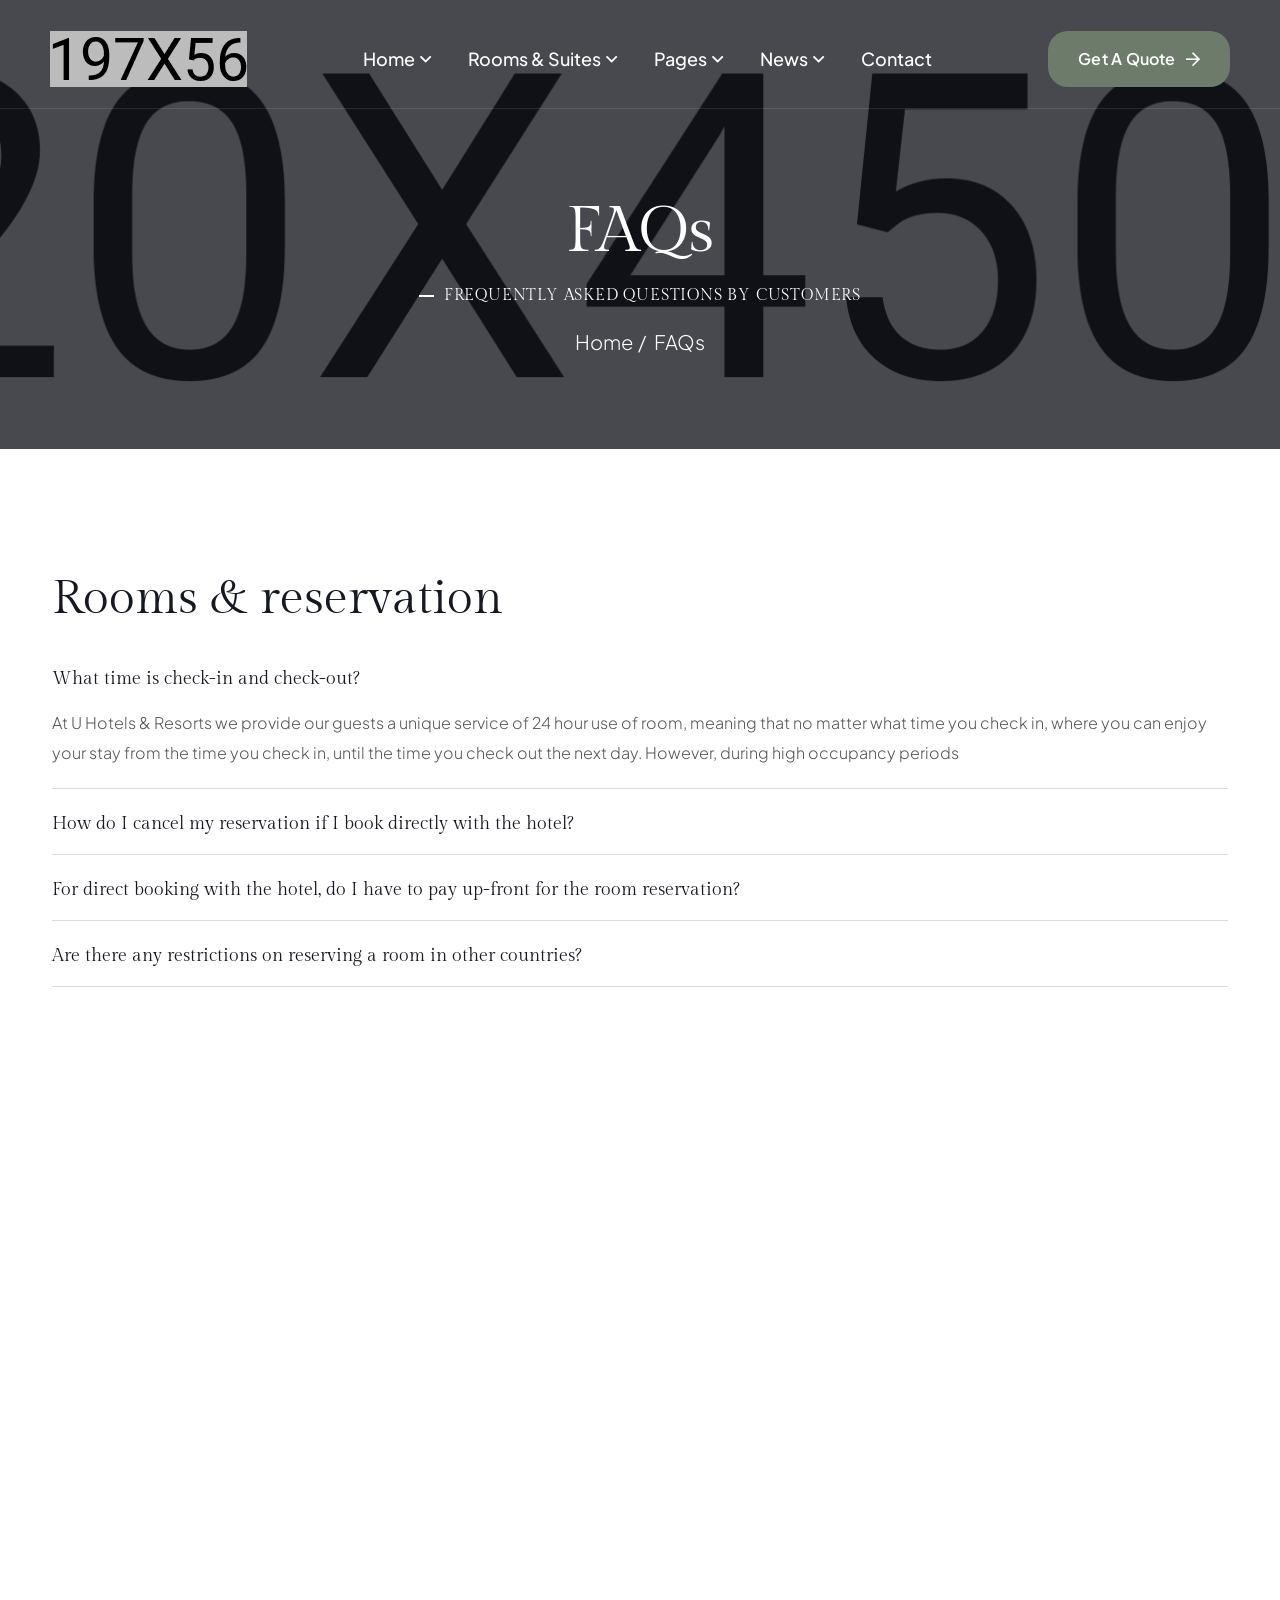
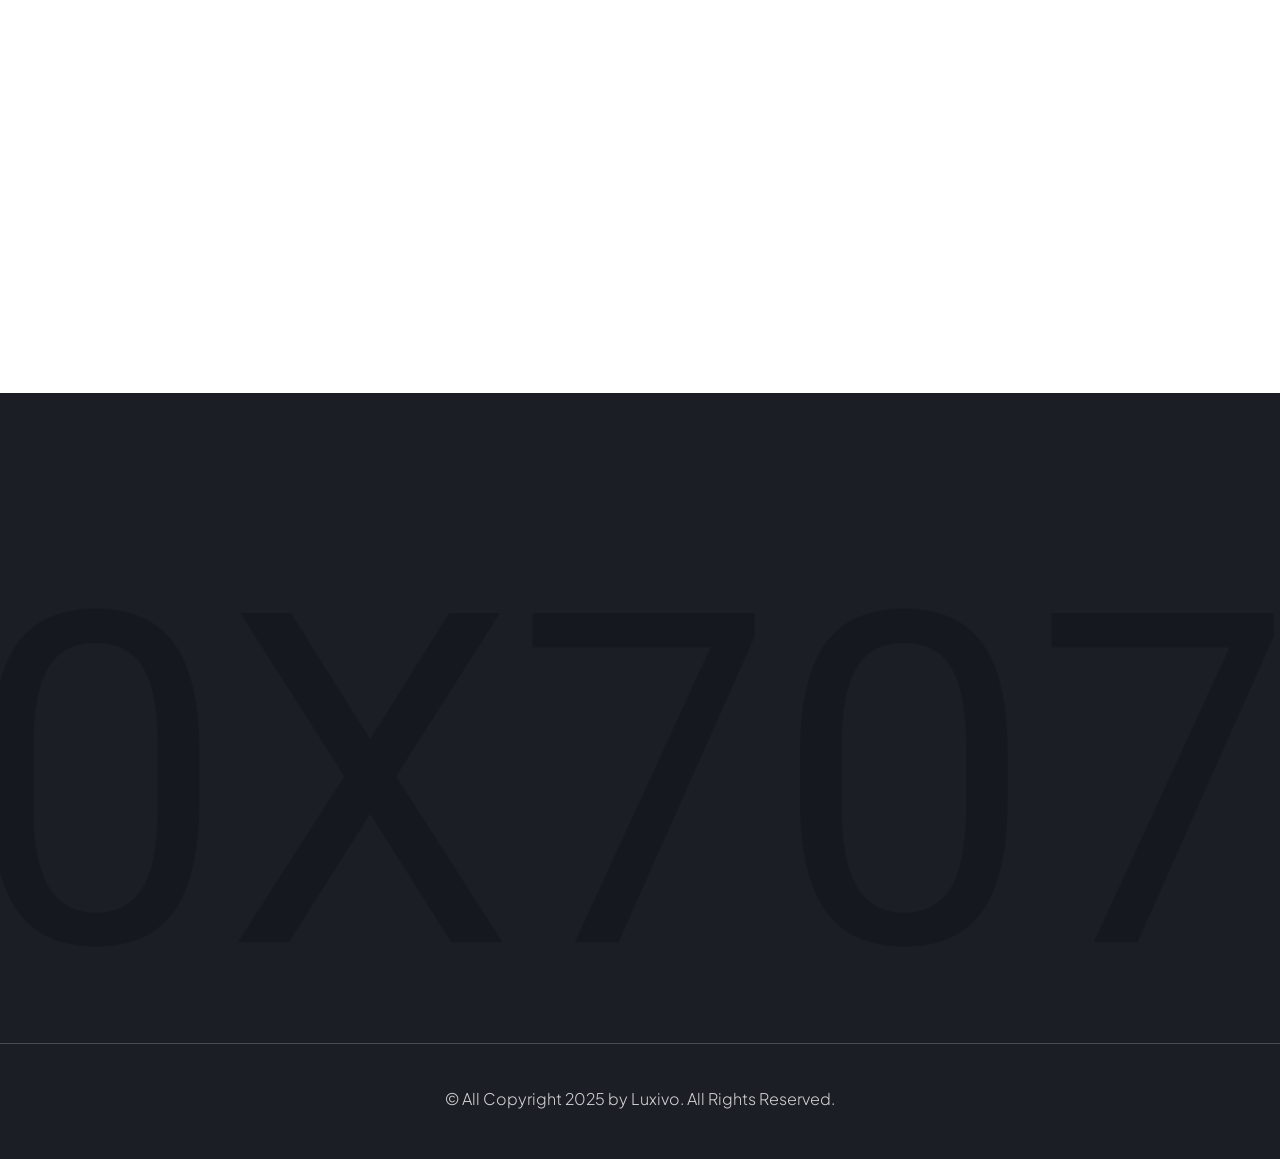
<file: faqs.html>
<!DOCTYPE html>
<html lang="zxx">
    <head>
        <!--====== Required meta tags ======-->
        <meta charset="utf-8">
        <meta http-equiv="x-ua-compatible" content="ie=edge">
        <meta name="description" content="Hotel, Resort, Rooms">
        <meta name="viewport" content="width=device-width, initial-scale=1, shrink-to-fit=no">
        <!--====== Title ======-->
        <title>Luxivo - Hotel & Resort Booking HTML5 Template</title>
        <!--====== Favicon Icon ======-->
        <link rel="shortcut icon" href="assets/images/favicon.png" type="image/png">
        <!--====== Google Fonts ======-->
        <link href="https://fonts.googleapis.com/css2?family=Gilda+Display&family=Plus+Jakarta+Sans:ital,wght@0,200..800;1,200..800&display=swap" rel="stylesheet">
        <!--====== FontAwesome css ======-->
        <link rel="stylesheet" href="assets/fonts/fontawesome/css/all.min.css">
        <!--====== Bootstrap css ======-->
        <link rel="stylesheet" href="assets/css/plugins/bootstrap.min.css">
        <!--====== Slick-popup css ======-->
        <link rel="stylesheet" href="assets/css/plugins/slick.css">
        <!--====== Magnific-popup css ======-->
        <link rel="stylesheet" href="assets/css/plugins/magnific-popup.css">
        <!--====== Nice Select css ======-->
        <link rel="stylesheet" href="assets/css/plugins/nice-select.css">
        <!--====== Aos css ======-->
        <link rel="stylesheet" href="assets/css/plugins/aos.css">
        <!--====== Default css ======-->
        <link rel="stylesheet" href="assets/css/spacings.css">
        <!--====== Default css ======-->
        <link rel="stylesheet" href="assets/css/style.css">
    </head>
    <body>
        <!--====== Start Preloader ======-->
        <div class="preloader">
            <div class="loading-wrapper">
                <div class="loading"></div>
                <div id="loading-icon"><img src="assets/images/loader.png" alt="loader"></div>
            </div>
        </div><!--====== End Preloader ======-->
        <!--====== Start Overlay ======-->
        <div class="offcanvas__overlay"></div>
        <!--=== Start  Header Area  ===-->
        <header class="header-area header-one page-header transparent-header">
            <!--====  Header Navigation  ===-->
            <div class="header-navigation">
                <div class="container-fluid">
                    <!--====  Primary Menu  ===-->
                    <div class="primary-menu">
                        <!--====  Site Branding  ===-->
                        <div class="site-branding">
                            <a href="index.html" class="brand-logo"><img src="assets/images/logo/logo-white.png" alt="Brand Logo"></a>
                        </div>
                        <!--=== Main Menu ===-->
                        <div class="theme-nav-menu">
                            <!--=== Menu Top ===-->
                            <div class="theme-menu-top d-block d-xl-none">
                                <div class="site-branding">
                                    <a href="index.html" class="brand-logo"><img src="assets/images/logo/logo-main.png" alt="Brand Logo"></a>
                                </div>
                            </div>
                            <!--=== Main Menu ===-->
                            <nav class="main-menu">
                                <ul>
                                    <li class="menu-item has-children"><a href="index.html">Home</a>
                                        <ul class="sub-menu">
                                            <li><a href="index.html">Home One</a></li>
                                            <li><a href="index-2.html">Home Two</a></li>
                                            <li><a href="index-3.html">Home Three</a></li>
                                        </ul>
                                    </li>
                                    <li class="menu-item has-children"><a href="#">Rooms & Suites</a>
                                        <ul class="sub-menu">
                                            <li><a href="rooms.html">Rooms Grid</a></li>
                                            <li><a href="rooms-2.html">Rooms List</a></li>
                                            <li><a href="room-details.html">Room Details</a></li>
                                        </ul>
                                    </li>
                                    <li class="menu-item has-children"><a href="#">Pages</a>
                                        <ul class="sub-menu">
                                            <li><a href="about.html">About Us</a></li>
                                            <li><a href="services.html">Services</a>
                                                <ul class="sub-menu">
                                                    <li><a href="services.html">Services</a></li>
                                                    <li><a href="service-details.html">Service Details</a></li>
                                                </ul>
                                            </li>
                                            <li><a href="offer.html">Offers</a></li>
                                            <li><a href="offer-details.html">Offer Details</a></li>
                                            <li><a href="gallery.html">Our Gallery</a></li>
                                            <li><a href="team.html">Our Team</a></li>
                                            <li><a href="team-details.html">Team Details</a></li>
                                            <li><a href="pricing.html">Pricing</a></li>
                                            <li><a href="faqs.html">Faqs</a></li>
                                            <li><a href="404.html">404</a></li>
                                        </ul>
                                    </li>
                                    <li class="menu-item has-children"><a href="#">News</a>
                                        <ul class="sub-menu">
                                            <li><a href="blog-grid.html">Blog Grid</a></li>
                                            <li><a href="blog-standard.html">Blog Standard</a></li>
                                            <li><a href="blog-details.html">Blog Details</a></li>
                                        </ul>
                                    </li>
                                    <li class="menu-item"><a href="contact.html">Contact</a></li>
                                </ul>
                            </nav>
                            <!--=== Nav Button ===-->
                            <div class="theme-nav-button mt-20 d-block d-md-none">
                                <a href="contact.html" class="theme-btn style-one">Get A Quote<i class="far fa-arrow-right"></i></a>
                            </div>
                            <!--===  Menu Bottom ===-->
                            <div class="theme-menu-bottom mt-50 d-block d-xl-none">
                                <h5>Follow Us</h5>
                                <ul class="social-link">
                                    <li><a href="#"><i class="fab fa-facebook-f"></i></a></li>
                                    <li><a href="#"><i class="fab fa-twitter"></i></a></li>
                                    <li><a href="#"><i class="fab fa-linkedin-in"></i></a></li>
                                    <li><a href="#"><i class="fab fa-youtube"></i></a></li>
                                </ul>
                            </div>
                        </div>
                        <!--=== Header Nav Right ===-->
                        <div class="nav-right-item">
                            <div class="nav-button d-none d-md-block">
                                <a href="contact.html" class="theme-btn style-one">Get A Quote<i class="far fa-arrow-right"></i></a>
                            </div>
                            <div class="navbar-toggler">
                                <span></span>
                                <span></span>
                                <span></span>
                            </div>
                        </div>
                    </div>
                </div>
            </div>    
        </header><!--=== End  Header Area  ===-->
        <main>
            <!--======  Start Page Hero Section  ======-->
            <section class="page-hero bg_cover p-r z-1" data-src="assets/images/innerpage/bg/page-bg.jpg">
                <div class="container">
                    <div class="row justify-content-center">
                        <div class="col-lg-8">
                            <!--=== Page Content ===-->
                            <div class="page-content text-center">
                                <h1>FAQs</h1>
                                <h6>Frequently asked questions by customers</h6>
                                <ul>
                                    <li><a href="index.html">Home</a></li>
                                    <li>FAQs</li>
                                </ul>
                            </div>
                        </div>
                    </div>
                </div>
            </section><!--======  End Page Hero Section  ======-->
            <!--======  Start Faq Section  ======-->
            <section class="luxivo-faq-sec pt-120 pb-95">
                <div class="container">
                    <div class="row">
                        <div class="col-lg-12">
                            <!--====== Luxivo Content Box  ======-->
                            <div class="luxivo-content-box mb-25">
                                <h2 class="mb-40" data-aos="fade-up" data-aos-duration="800">Rooms & reservation</h2>
                                <!--====== Accordion  ======-->
                                <div class="accordion" id="accordionOne" data-aos="fade-up" data-aos-duration="1000">
                                    <!--====== Accordion Item  ======-->
                                    <div class="accordion-card mb-25">
                                        <div class="accordion-header">
                                            <h5 class="accordion-title" data-bs-toggle="collapse" data-bs-target="#collapse1" aria-expanded="true">
                                                What time is check-in and check-out?
                                            </h5>
                                        </div>
                                        <div id="collapse1" class="accordion-collapse collapse show" data-bs-parent="#accordionOne">
                                            <div class="accordion-content">
                                                <p>At U Hotels & Resorts we provide our guests a unique service of 24 hour use of room, meaning that no matter what time you check in, where you can enjoy your stay from the time you check in, until the time you check out the next day. However, during high occupancy periods</p>
                                            </div>
                                        </div>
                                    </div>
                                    <!--====== Accordion Item  ======-->
                                    <div class="accordion-card mb-25">
                                        <div class="accordion-header">
                                            <h5 class="accordion-title" data-bs-toggle="collapse" data-bs-target="#collapse2" aria-expanded="false">
                                                How do I cancel my reservation if I book directly with the hotel?
                                            </h5>
                                        </div>
                                        <div id="collapse2" class="accordion-collapse collapse" data-bs-parent="#accordionOne">
                                            <div class="accordion-content">
                                                <p>At U Hotels & Resorts we provide our guests a unique service of 24 hour use of room, meaning that no matter what time you check in, where you can enjoy your stay from the time you check in, until the time you check out the next day. However, during high occupancy periods</p>
                                            </div>
                                        </div>
                                    </div>
                                    <!--====== Accordion Item  ======-->
                                    <div class="accordion-card mb-25">
                                        <div class="accordion-header">
                                            <h5 class="accordion-title" data-bs-toggle="collapse" data-bs-target="#collapse3" aria-expanded="false">
                                                For direct booking with the hotel, do I have to pay up-front for the room reservation?
                                            </h5>
                                        </div>
                                        <div id="collapse3" class="accordion-collapse collapse" data-bs-parent="#accordionOne">
                                            <div class="accordion-content">
                                                <p>At U Hotels & Resorts we provide our guests a unique service of 24 hour use of room, meaning that no matter what time you check in, where you can enjoy your stay from the time you check in, until the time you check out the next day. However, during high occupancy periods</p>
                                            </div>
                                        </div>
                                    </div>
                                    <!--====== Accordion Item  ======-->
                                    <div class="accordion-card mb-25">
                                        <div class="accordion-header">
                                            <h5 class="accordion-title" data-bs-toggle="collapse" data-bs-target="#collapse4" aria-expanded="false">
                                                Are there any restrictions on reserving a room in other countries?
                                            </h5>
                                        </div>
                                        <div id="collapse4" class="accordion-collapse collapse" data-bs-parent="#accordionOne">
                                            <div class="accordion-content">
                                                <p>At U Hotels & Resorts we provide our guests a unique service of 24 hour use of room, meaning that no matter what time you check in, where you can enjoy your stay from the time you check in, until the time you check out the next day. However, during high occupancy periods</p>
                                            </div>
                                        </div>
                                    </div>
                                </div>
                            </div>
                            <!--====== Luxivo Content Box  ======-->
                            <div class="luxivo-content-box mb-25">
                                <h2 class="mb-40" data-aos="fade-up" data-aos-duration="1200">Payment and Cancellation</h2>
                                <!--====== Accordion  ======-->
                                <div class="accordion" id="accordionTwo" data-aos="fade-up" data-aos-duration="1400">
                                    <!--====== Accordion Item  ======-->
                                    <div class="accordion-card mb-25">
                                        <div class="accordion-header">
                                            <h5 class="accordion-title" data-bs-toggle="collapse" data-bs-target="#collapse5" aria-expanded="true">
                                                Will my credit card be charged prior to my arrival at the hotel?
                                            </h5>
                                        </div>
                                        <div id="collapse5" class="accordion-collapse collapse show" data-bs-parent="#accordionTwo">
                                            <div class="accordion-content">
                                                <p>At U Hotels & Resorts we provide our guests a unique service of 24 hour use of room, meaning that no matter what time you check in, where you can enjoy your stay from the time you check in, until the time you check out the next day. However, during high occupancy periods</p>
                                            </div>
                                        </div>
                                    </div>
                                    <!--====== Accordion Item  ======-->
                                    <div class="accordion-card mb-25">
                                        <div class="accordion-header">
                                            <h5 class="accordion-title" data-bs-toggle="collapse" data-bs-target="#collapse6" aria-expanded="false">
                                                Can I use my World of Hyatt points for airline awards?
                                            </h5>
                                        </div>
                                        <div id="collapse6" class="accordion-collapse collapse" data-bs-parent="#accordionTwo">
                                            <div class="accordion-content">
                                                <p>At U Hotels & Resorts we provide our guests a unique service of 24 hour use of room, meaning that no matter what time you check in, where you can enjoy your stay from the time you check in, until the time you check out the next day. However, during high occupancy periods</p>
                                            </div>
                                        </div>
                                    </div>
                                    <!--====== Accordion Item  ======-->
                                    <div class="accordion-card mb-25">
                                        <div class="accordion-header">
                                            <h5 class="accordion-title" data-bs-toggle="collapse" data-bs-target="#collapse7" aria-expanded="false">
                                                Do I need to guarantee my reservation with a credit card or some form of deposit?
                                            </h5>
                                        </div>
                                        <div id="collapse7" class="accordion-collapse collapse" data-bs-parent="#accordionTwo">
                                            <div class="accordion-content">
                                                <p>At U Hotels & Resorts we provide our guests a unique service of 24 hour use of room, meaning that no matter what time you check in, where you can enjoy your stay from the time you check in, until the time you check out the next day. However, during high occupancy periods</p>
                                            </div>
                                        </div>
                                    </div>
                                    <!--====== Accordion Item  ======-->
                                    <div class="accordion-card mb-25">
                                        <div class="accordion-header">
                                            <h5 class="accordion-title" data-bs-toggle="collapse" data-bs-target="#collapse8" aria-expanded="false">
                                                Do I have to send my credit card over the Internet to book a reservation?
                                            </h5>
                                        </div>
                                        <div id="collapse8" class="accordion-collapse collapse" data-bs-parent="#accordionTwo">
                                            <div class="accordion-content">
                                                <p>At U Hotels & Resorts we provide our guests a unique service of 24 hour use of room, meaning that no matter what time you check in, where you can enjoy your stay from the time you check in, until the time you check out the next day. However, during high occupancy periods</p>
                                            </div>
                                        </div>
                                    </div>
                                </div>
                            </div>
                            <!--====== Luxivo Content Box  ======-->
                            <div class="luxivo-content-box mb-25">
                                <h2 class="mb-40" data-aos="fade-up" data-aos-duration="1600">Additional Questions</h2>
                                <!--====== Accordion  ======-->
                                <div class="accordion" id="accordionThree" data-aos="fade-up" data-aos-duration="1800">
                                    <!--====== Accordion Item  ======-->
                                    <div class="accordion-card mb-25">
                                        <div class="accordion-header">
                                            <h5 class="accordion-title" data-bs-toggle="collapse" data-bs-target="#collapse9" aria-expanded="true">
                                                Can I check in early or late?
                                            </h5>
                                        </div>
                                        <div id="collapse9" class="accordion-collapse collapse show" data-bs-parent="#accordionThree">
                                            <div class="accordion-content">
                                                <p>Please view our feedback form to share your questions and comments about our site. If you would like to comment on technical difficulties, please include a brief explanation along with the error message received.</p>
                                            </div>
                                        </div>
                                    </div>
                                    <!--====== Accordion Item  ======-->
                                    <div class="accordion-card mb-25">
                                        <div class="accordion-header">
                                            <h5 class="accordion-title" data-bs-toggle="collapse" data-bs-target="#collapse10" aria-expanded="false">
                                                Where do I send questions and comments about this website?
                                            </h5>
                                        </div>
                                        <div id="collapse10" class="accordion-collapse collapse" data-bs-parent="#accordionThree">
                                            <div class="accordion-content">
                                                <p>Please view our feedback form to share your questions and comments about our site. If you would like to comment on technical difficulties, please include a brief explanation along with the error message received.</p>
                                            </div>
                                        </div>
                                    </div>
                                    <!--====== Accordion Item  ======-->
                                    <div class="accordion-card mb-25">
                                        <div class="accordion-header">
                                            <h5 class="accordion-title" data-bs-toggle="collapse" data-bs-target="#collapse11" aria-expanded="false">
                                                Can I use my World of Hyatt points for airline awards?
                                            </h5>
                                        </div>
                                        <div id="collapse11" class="accordion-collapse collapse" data-bs-parent="#accordionThree">
                                            <div class="accordion-content">
                                                <p>Please view our feedback form to share your questions and comments about our site. If you would like to comment on technical difficulties, please include a brief explanation along with the error message received.</p>
                                            </div>
                                        </div>
                                    </div>
                                    <!--====== Accordion Item  ======-->
                                    <div class="accordion-card mb-25">
                                        <div class="accordion-header">
                                            <h5 class="accordion-title" data-bs-toggle="collapse" data-bs-target="#collapse12" aria-expanded="false">
                                                How can I contact Guest Care Support?
                                            </h5>
                                        </div>
                                        <div id="collapse12" class="accordion-collapse collapse" data-bs-parent="#accordionThree">
                                            <div class="accordion-content">
                                                <p>Please view our feedback form to share your questions and comments about our site. If you would like to comment on technical difficulties, please include a brief explanation along with the error message received.</p>
                                            </div>
                                        </div>
                                    </div>
                                </div>
                            </div>
                        </div>
                    </div>
                </div>
            </section><!--======  End Faq Section  ======-->
        </main>
        <!--======  Start Footer  ======-->
        <footer class="main-footer bg_cover" data-src="assets/images/footer/footer-bg.jpg">
            <!--=== Footer Top ===-->
            <div class="container">
                <div class="footer-top-area" data-aos="fade-up" data-aos-duration="800">
                    <div class="row">
                        <div class="col-lg-4 col-md-6">
                            <div class="luxivo-info-box style-one">
                                <div class="icon">
                                    <i class="fal fa-phone-volume"></i>
                                </div>
                                <div class="content">
                                    <span>Call us Anytime</span>
                                    <h5><a href="tel:+00123(4325)236">+00 123 (4325) 236</a></h5>
                                </div>
                            </div>
                        </div>
                        <div class="col-lg-4 col-md-6">
                            <div class="luxivo-info-box style-one">
                                <div class="icon">
                                    <i class="fal fa-envelope"></i>
                                </div>
                                <div class="content">
                                    <span>Send us E-Mail</span>
                                    <h5><a href="mailto:info.example@gmail.com">Info.example@gmail.com</a></h5>
                                </div>
                            </div>
                        </div>
                        <div class="col-lg-4 col-md-6">
                            <div class="luxivo-info-box style-one">
                                <div class="icon">
                                    <i class="fal fa-map-marker-alt"></i>
                                </div>
                                <div class="content">
                                    <span>Address</span>
                                    <h5>Evergreen Terrace, Brooklyn</h5>
                                </div>
                            </div>
                        </div>
                    </div>
                </div>
            </div>
            <!--=== Footer Widget Area ===-->
            <div class="footer-widget-area pt-80 pb-40">
                <div class="container">
                    <div class="row justify-content-center">
                        <div class="col-xl-4 col-md-6 col-sm-12 order-1">
                            <!--=== Footer Widget ===-->
                            <div class="footer-widget footer-about-widget mb-40" data-aos="fade-up" data-aos-duration="800">
                                <div class="widget-content">
                                    <div class="footer-logo mb-30">
                                        <img src="assets/images/logo/logo-white.png" alt="Logo White">
                                    </div>
                                    <p>Conveniently fashion market positioning readiness before sticky communities. Assertively matrix multif sources through team building</p>
                                    <div class="newsletter-box">
                                        <form>
                                            <div class="form-group">
                                                <input type="email" placeholder="Enter your email" class="form_control" required>
                                                <button class="theme-btn style-one">SUBSCRIBE <i class="far fa-paper-plane"></i></button>
                                            </div>
                                        </form>
                                    </div>
                                </div>
                            </div>
                        </div>
                        <div class="col-xl-5 col-sm-12 order-3 order-xl-2">
                            <div class="row">
                                <div class="col-md-6">
                                    <!--=== Footer Widget ===-->
                                    <div class="footer-widget footer-nav-widget mb-40" data-aos="fade-up" data-aos-duration="1000">
                                        <div class="widget-content">
                                            <h4 class="widget-title">Quick Links</h4>
                                            <ul class="widget-nav">
                                                <li><a href="about.html">About Hotel</a></li>
                                                <li><a href="rooms.html">Rooms & Suites</a></li>
                                                <li><a href="services.html">Services</a></li>
                                                <li><a href="blog-grid.html">News & media</a></li>
                                                <li><a href="team.html">Our Team</a></li>
                                                <li><a href="contact.html">Contact</a></li>
                                            </ul>
                                        </div>
                                    </div>
                                </div>
                                <div class="col-md-6">
                                    <!--=== Footer Widget ===-->
                                    <div class="footer-widget footer-nav-widget mb-40" data-aos="fade-up" data-aos-duration="1000">
                                        <div class="widget-content">
                                            <h4 class="widget-title">Useful Links</h4>
                                            <ul class="widget-nav">
                                                <li><a href="rooms.html">Rooms & Suites</a></li>
                                                <li><a href="offer.html">Offers</a></li>
                                                <li><a href="team.html">Team</a></li>
                                                <li><a href="gallery.html">Gallery</a></li>
                                                <li><a href="pricing.html">Pricing</a></li>
                                                <li><a href="faqs.html">FAQ’s</a></li>
                                            </ul>
                                        </div>
                                    </div>
                                </div>
                            </div>
                        </div>
                        <div class="col-xl-3 col-md-6 col-sm-12 order-2 order-xl-3">
                            <!--=== Footer Widget ===-->
                            <div class="footer-widget footer-post-widget mb-40" data-aos="fade-up" data-aos-duration="1400">
                                <div class="widget-content">
                                    <h4 class="widget-title">Recent Post</h4>
                                    <div class="recent-post-list">
                                        <div class="footer-recent-post mb-30">
                                            <div class="thumbnail">
                                                <img src="assets/images/footer/post-thumb1.jpg" alt="Post Thumbnail">
                                            </div>
                                            <div class="content">
                                                <span><i class="fal fa-calendar-alt"></i>08 August, 2025</span>
                                                <h6><a href="blog-details.html">Continually network focused infrastructures</a></h6>
                                            </div>
                                        </div>
                                        <div class="footer-recent-post mb-30">
                                            <div class="thumbnail">
                                                <img src="assets/images/footer/post-thumb2.jpg" alt="Post Thumbnail">
                                            </div>
                                            <div class="content">
                                                <span><i class="fal fa-calendar-alt"></i>08 August, 2025</span>
                                                <h6><a href="blog-details.html">Appropriately initiate resource through line</a></h6>
                                            </div>
                                        </div>
                                    </div>
                                </div>
                            </div>
                        </div>
                    </div>
                </div>
            </div>
            <!--=== Copyright Area ===-->
            <div class="copyright-area">
                <div class="container">
                    <div class="row">
                        <div class="col-xl-12">
                            <!--=== Copyright Text ===-->
                            <div class="copyright-text text-center">
                                <p>&copy; All Copyright 2025 by Luxivo. All Rights Reserved.</p>
                            </div>
                        </div>
                    </div>
                </div>
            </div>
        </footer><!--====== End Footer  ======-->
        <!--====== Back To Top  ======-->
        <div class="back-to-top" ><i class="far fa-angle-up"></i></div>
        <!--====== Jquery js ======-->
        <script src="assets/js/plugins/jquery-3.7.1.min.js"></script>
        <!--====== Bootstrap js ======-->
        <script src="assets/js/plugins/popper.min.js"></script>
        <!--====== Bootstrap js ======-->
        <script src="assets/js/plugins/bootstrap.min.js"></script>
        <!--====== Slick js ======-->
        <script src="assets/js/plugins/slick.min.js"></script>
        <!--====== Magnific js ======-->
        <script src="assets/js/plugins/jquery.magnific-popup.min.js"></script>
        <!--====== Waypoint js ======-->
        <script src="assets/js/plugins/jquery.waypoints.js"></script>
        <!--====== CounterUp js ======-->
        <script src="assets/js/plugins/jquery.counterup.min.js"></script>
        <!--====== Nice Select js ======-->
        <script src="assets/js/plugins/jquery.nice-select.min.js"></script>
        <!--====== ImagesLoaded js ======-->
        <script src="assets/js/plugins/imagesloaded.min.js"></script>
        <!--====== Isotope js ======-->
        <script src="assets/js/plugins/isotope.min.js"></script>
        <!--====== Aos js ======-->
        <script src="assets/js/plugins/aos.js"></script>
        <!--====== Common js ======-->
        <script src="assets/js/theme.js"></script>
    </body>
</html>
</file>
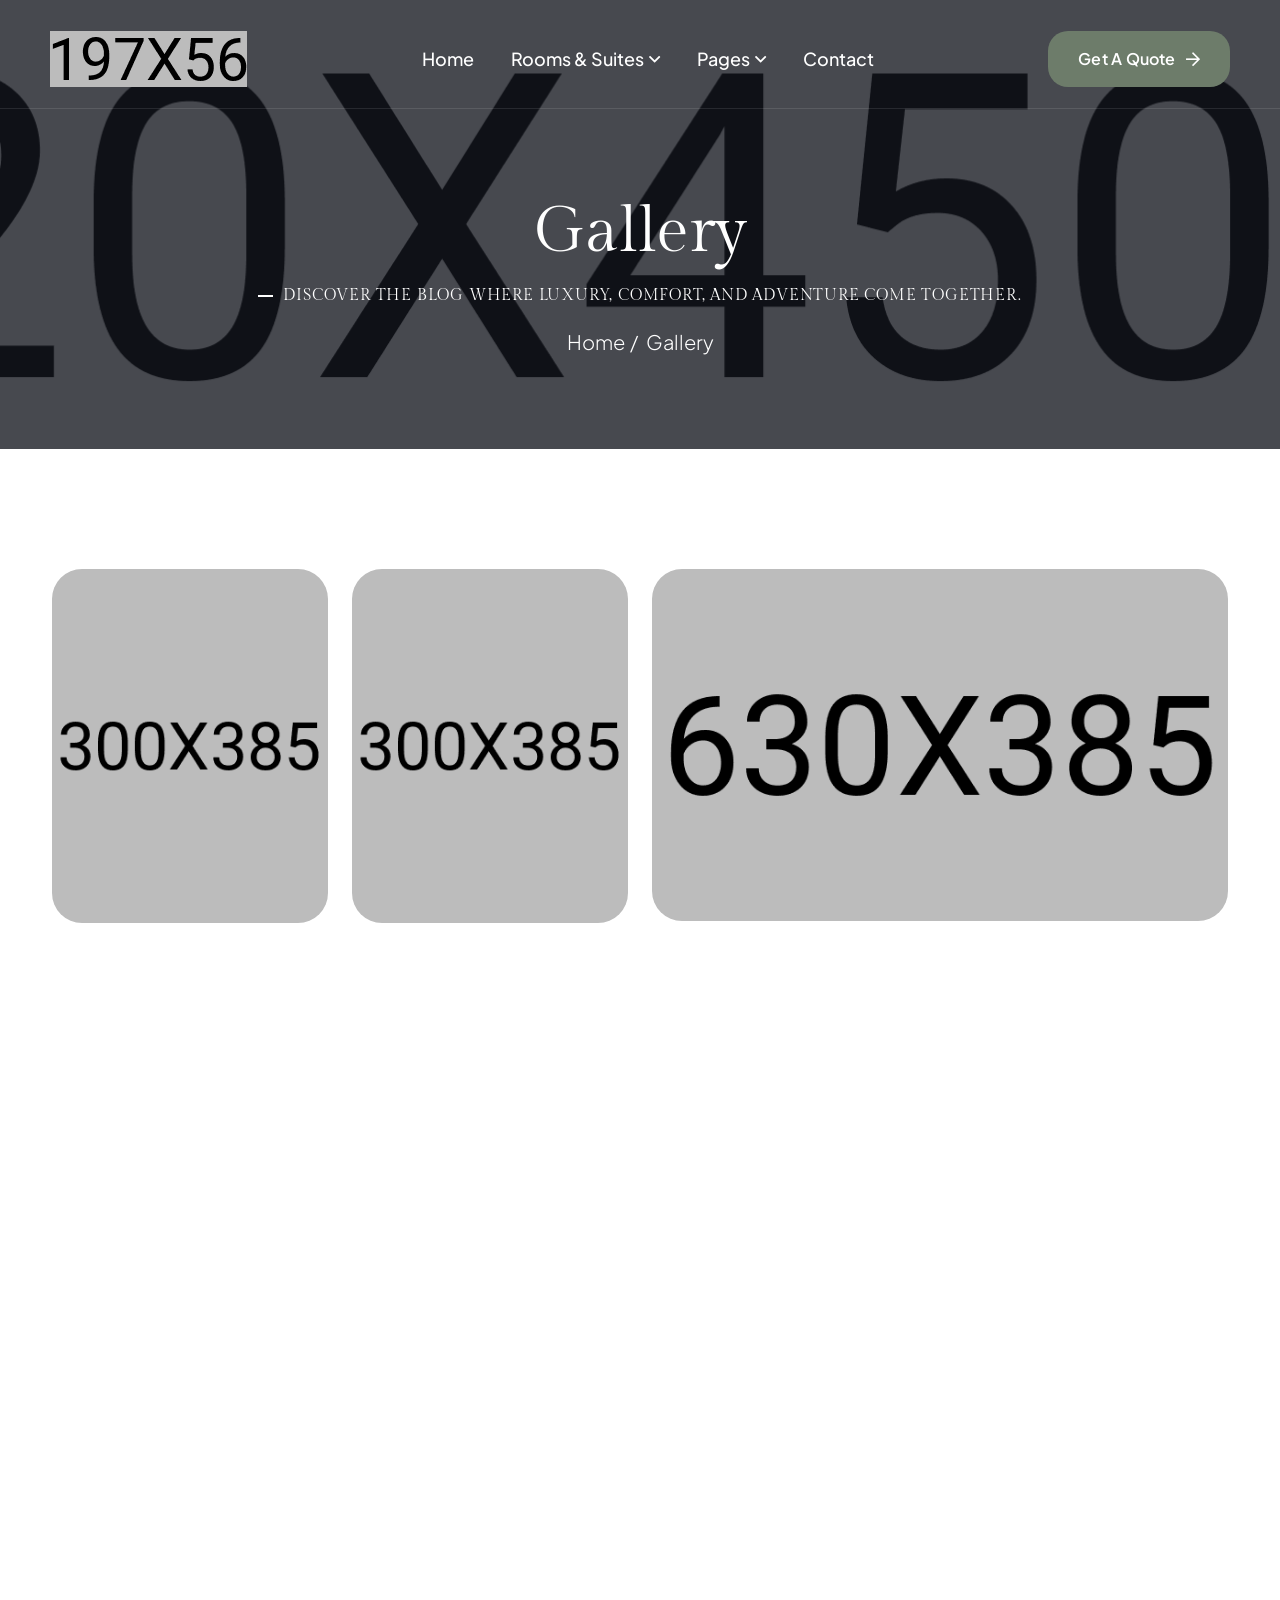
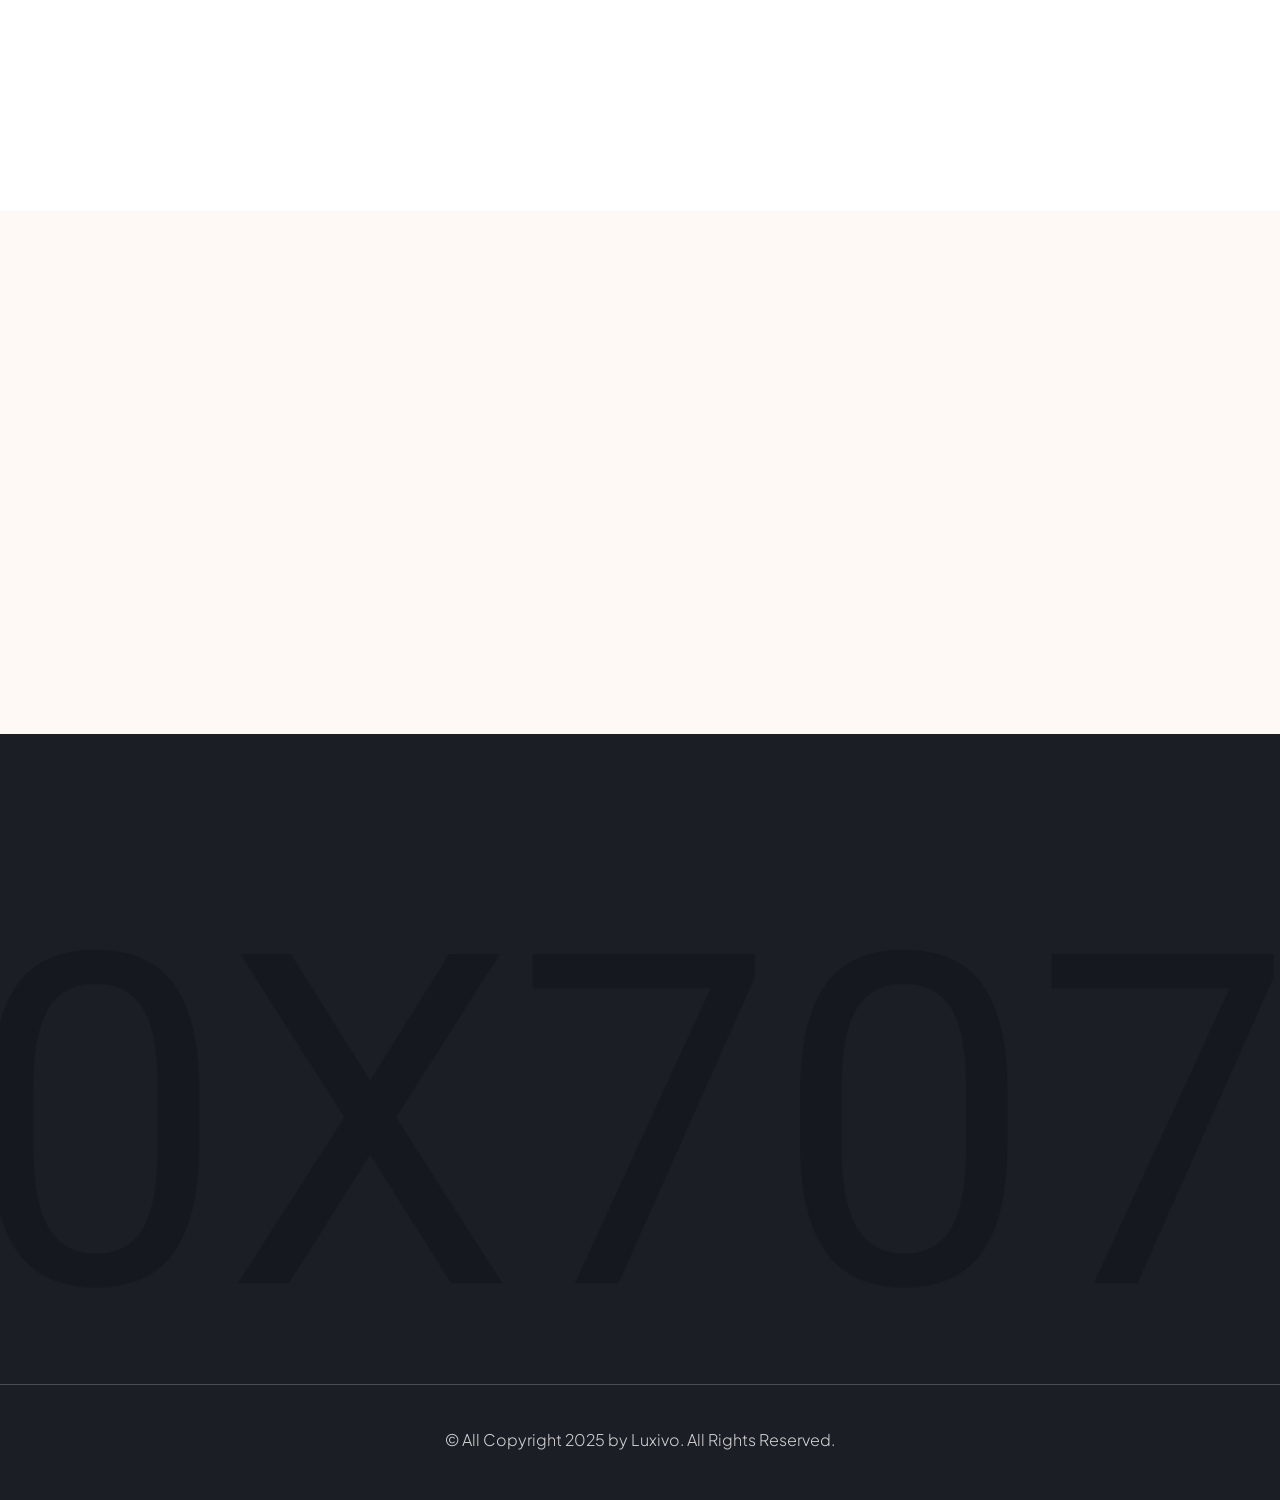
<file: gallery.html>
<!DOCTYPE html>
<html lang="zxx">
    <head>
        <!--====== Required meta tags ======-->
        <meta charset="utf-8">
        <meta http-equiv="x-ua-compatible" content="ie=edge">
        <meta name="description" content="Hotel, Resort, Rooms">
        <meta name="viewport" content="width=device-width, initial-scale=1, shrink-to-fit=no">
        <!--====== Title ======-->
        <title>Luxivo - Hotel & Resort Booking </title>
        <!--====== Favicon Icon ======-->
        <link rel="shortcut icon" href="assets/images/favicon.png" type="image/png">
        <!--====== Google Fonts ======-->
        <link href="https://fonts.googleapis.com/css2?family=Gilda+Display&family=Plus+Jakarta+Sans:ital,wght@0,200..800;1,200..800&display=swap" rel="stylesheet">
        <!--====== FontAwesome css ======-->
        <link rel="stylesheet" href="assets/fonts/fontawesome/css/all.min.css">
        <!--====== Bootstrap css ======-->
        <link rel="stylesheet" href="assets/css/plugins/bootstrap.min.css">
        <!--====== Slick-popup css ======-->
        <link rel="stylesheet" href="assets/css/plugins/slick.css">
        <!--====== Magnific-popup css ======-->
        <link rel="stylesheet" href="assets/css/plugins/magnific-popup.css">
        <!--====== Nice Select css ======-->
        <link rel="stylesheet" href="assets/css/plugins/nice-select.css">
        <!--====== Aos css ======-->
        <link rel="stylesheet" href="assets/css/plugins/aos.css">
        <!--====== Default css ======-->
        <link rel="stylesheet" href="assets/css/spacings.css">
        <!--====== Default css ======-->
        <link rel="stylesheet" href="assets/css/style.css">
    </head>
    <body>
        <!--====== Start Preloader ======-->
        <div class="preloader">
            <div class="loading-wrapper">
                <div class="loading"></div>
                <div id="loading-icon"><img src="assets/images/loader.png" alt="loader"></div>
            </div>
        </div><!--====== End Preloader ======-->
        <!--====== Start Overlay ======-->
        <div class="offcanvas__overlay"></div>
        <!--=== Start  Header Area  ===-->
        <header class="header-area header-one page-header transparent-header">
            <!--====  Header Navigation  ===-->
            <div class="header-navigation">
                <div class="container-fluid">
                    <!--====  Primary Menu  ===-->
                    <div class="primary-menu">
                        <!--====  Site Branding  ===-->
                        <div class="site-branding">
                            <a href="index.html" class="brand-logo"><img src="assets/images/logo/logo-white.png" alt="Brand Logo"></a>
                        </div>
                        <!--=== Main Menu ===-->
                        <div class="theme-nav-menu">
                            <!--=== Menu Top ===-->
                            <div class="theme-menu-top d-block d-xl-none">
                                <div class="site-branding">
                                    <a href="index.html" class="brand-logo"><img src="assets/images/logo/logo-main.png" alt="Brand Logo"></a>
                                </div>
                            </div>
                            <!--=== Main Menu ===-->
                             <nav class="main-menu">
                                <ul>
                                    <li class="menu-item has-children"><a href="index.html">Home</a>
                                        <!-- <ul class="sub-menu">
                                            <li><a href="index.html">Home One</a></li>
                                            <li><a href="index-2.html">Home Two</a></li>
                                            <li><a href="index-3.html">Home Three</a></li>
                                        </ul> -->
                                    </li>
                                    <li class="menu-item has-children"><a href="#">Rooms & Suites</a>
                                        <ul class="sub-menu">
                                            <li><a href="rooms.html">Rooms Grid</a></li>
                                            <!-- <li><a href="rooms-2.html">Rooms List</a></li> -->
                                            <li><a href="room-details.html">Room Details</a></li>
                                        </ul>
                                    </li>
                                    <li class="menu-item has-children"><a href="#">Pages</a>
                                        <ul class="sub-menu">
                                            <li><a href="about.html">About Us</a></li>
                                            <!-- <li><a href="services.html">Services</a>
                                                <ul class="sub-menu">
                                                    <li><a href="services.html">Services</a></li>
                                                    <li><a href="service-details.html">Service Details</a></li>
                                                </ul>
                                            </li> -->
                                            <!-- <li><a href="offer.html">Offers</a></li>
                                            <li><a href="offer-details.html">Offer Details</a></li> -->
                                            <li><a href="gallery.html">Our Gallery</a></li>
                                            <li><a href="team.html">Our Team</a></li>
                                            <!-- <li><a href="team-details.html">Team Details</a></li>
                                            <li><a href="pricing.html">Pricing</a></li>
                                            <li><a href="faqs.html">Faqs</a></li> -->
                                            <li><a href="404.html">404</a></li>
                                        </ul>
                                    </li>
                                    <!-- <li class="menu-item has-children"><a href="#">News</a>
                                        <ul class="sub-menu">
                                            <li><a href="blog-grid.html">Blog Grid</a></li>
                                            <li><a href="blog-standard.html">Blog Standard</a></li>
                                            <li><a href="blog-details.html">Blog Details</a></li>
                                        </ul>
                                    </li> -->
                                    <li class="menu-item"><a href="contact.html">Contact</a></li>
                                </ul>
                            </nav>
                            <!--=== Nav Button ===-->
                            <div class="theme-nav-button mt-20 d-block d-md-none">
                                <a href="contact.html" class="theme-btn style-one">Get A Quote<i class="far fa-arrow-right"></i></a>
                            </div>
                            <!--===  Menu Bottom ===-->
                            <div class="theme-menu-bottom mt-50 d-block d-xl-none">
                                <h5>Follow Us</h5>
                                <ul class="social-link">
                                    <li><a href="#"><i class="fab fa-facebook-f"></i></a></li>
                                    <li><a href="#"><i class="fab fa-twitter"></i></a></li>
                                    <li><a href="#"><i class="fab fa-linkedin-in"></i></a></li>
                                    <li><a href="#"><i class="fab fa-youtube"></i></a></li>
                                </ul>
                            </div>
                        </div>
                        <!--=== Header Nav Right ===-->
                        <div class="nav-right-item">
                            <div class="nav-button d-none d-md-block">
                                <a href="contact.html" class="theme-btn style-one">Get A Quote<i class="far fa-arrow-right"></i></a>
                            </div>
                            <div class="navbar-toggler">
                                <span></span>
                                <span></span>
                                <span></span>
                            </div>
                        </div>
                    </div>
                </div>
            </div>    
        </header><!--=== End  Header Area  ===-->
        <main>
            <!--======  Start Page Hero Section  ======-->
            <section class="page-hero bg_cover p-r z-1" data-src="assets/images/innerpage/bg/page-bg.jpg">
                <div class="container">
                    <div class="row justify-content-center">
                        <div class="col-lg-8">
                            <!--=== Page Content ===-->
                            <div class="page-content text-center">
                                <h1>Gallery</h1>
                                <h6>Discover The blog where luxury, comfort, and adventure come together.</h6>
                                <ul>
                                    <li><a href="index.html">Home</a></li>
                                    <li>Gallery</li>
                                </ul>
                            </div>
                        </div>
                    </div>
                </div>
            </section><!--======  End Page Hero Section  ======-->
            <!--======  Start Gallery Section  ======-->
            <section class="luxivo-gallery pt-120 pb-90">
                <div class="container">
                    <div class="row">
                        <div class="col-lg-3 col-md-6 col-sm-12">
                            <!--=== luxivo Gallery Item ===-->
                            <div class="luxivo-gallery-item style-two mb-30" data-aos="fade-up" data-aos-duration="800">
                                <div class="thumbnail">
                                    <img src="assets/images/innerpage/gallery/gl-img1.jpg" alt="gallery-img">
                                    <div class="hover-content">
                                        <a href="assets/images/innerpage/gallery/gl-img1.jpg" class="img-popup icon-btn"><i class="fas fa-plus"></i></a>
                                    </div>
                                </div>
                            </div>
                        </div>
                        <div class="col-lg-3 col-md-6 col-sm-12">
                            <!--=== luxivo Gallery Item ===-->
                            <div class="luxivo-gallery-item style-two mb-30" data-aos="fade-up" data-aos-duration="1000">
                                <div class="thumbnail">
                                    <img src="assets/images/innerpage/gallery/gl-img2.jpg" alt="gallery-img">
                                    <div class="hover-content">
                                        <a href="assets/images/innerpage/gallery/gl-img2.jpg" class="img-popup icon-btn"><i class="fas fa-plus"></i></a>
                                    </div>
                                </div>
                            </div>
                        </div>
                        <div class="col-lg-6 col-sm-12">
                            <!--=== luxivo Gallery Item ===-->
                            <div class="luxivo-gallery-item style-two mb-30" data-aos="fade-up" data-aos-duration="1200">
                                <div class="thumbnail">
                                    <img src="assets/images/innerpage/gallery/gl-img3.jpg" alt="gallery-img">
                                    <div class="hover-content">
                                        <a href="assets/images/innerpage/gallery/gl-img3.jpg" class="img-popup icon-btn"><i class="fas fa-plus"></i></a>
                                    </div>
                                </div>
                            </div>
                        </div>
                        <div class="col-lg-6 col-sm-12">
                            <!--=== luxivo Gallery Item ===-->
                            <div class="luxivo-gallery-item style-two mb-30" data-aos="fade-up" data-aos-duration="1400">
                                <div class="thumbnail">
                                    <img src="assets/images/innerpage/gallery/gl-img4.jpg" alt="gallery-img">
                                    <div class="hover-content">
                                        <a href="assets/images/innerpage/gallery/gl-img4.jpg" class="img-popup icon-btn"><i class="fas fa-plus"></i></a>
                                    </div>
                                </div>
                            </div>
                        </div>
                        <div class="col-lg-3 col-md-6 col-sm-12">
                            <!--=== luxivo Gallery Item ===-->
                            <div class="luxivo-gallery-item style-two mb-30" data-aos="fade-up" data-aos-duration="1600">
                                <div class="thumbnail">
                                    <img src="assets/images/innerpage/gallery/gl-img5.jpg" alt="gallery-img">
                                    <div class="hover-content">
                                        <a href="assets/images/innerpage/gallery/gl-img5.jpg" class="img-popup icon-btn"><i class="fas fa-plus"></i></a>
                                    </div>
                                </div>
                            </div>
                        </div>
                        <div class="col-lg-3 col-md-6 col-sm-12">
                            <!--=== luxivo Gallery Item ===-->
                            <div class="luxivo-gallery-item style-two mb-30" data-aos="fade-up" data-aos-duration="1800">
                                <div class="thumbnail">
                                    <img src="assets/images/innerpage/gallery/gl-img6.jpg" alt="gallery-img">
                                    <div class="hover-content">
                                        <a href="assets/images/innerpage/gallery/gl-img6.jpg" class="img-popup icon-btn"><i class="fas fa-plus"></i></a>
                                    </div>
                                </div>
                            </div>
                        </div>
                        <div class="col-lg-3 col-md-6 col-sm-12">
                            <!--=== luxivo Gallery Item ===-->
                            <div class="luxivo-gallery-item style-two mb-30" data-aos="fade-up" data-aos-duration="2000">
                                <div class="thumbnail">
                                    <img src="assets/images/innerpage/gallery/gl-img1.jpg" alt="gallery-img">
                                    <div class="hover-content">
                                        <a href="assets/images/innerpage/gallery/gl-img1.jpg" class="img-popup icon-btn"><i class="fas fa-plus"></i></a>
                                    </div>
                                </div>
                            </div>
                        </div>
                        <div class="col-lg-3 col-md-6 col-sm-12">
                            <!--=== luxivo Gallery Item ===-->
                            <div class="luxivo-gallery-item style-two mb-30" data-aos="fade-up" data-aos-duration="2200">
                                <div class="thumbnail">
                                    <img src="assets/images/innerpage/gallery/gl-img2.jpg" alt="gallery-img">
                                    <div class="hover-content">
                                        <a href="assets/images/innerpage/gallery/gl-img2.jpg" class="img-popup icon-btn"><i class="fas fa-plus"></i></a>
                                    </div>
                                </div>
                            </div>
                        </div>
                        <div class="col-lg-6 col-sm-12">
                            <!--=== luxivo Gallery Item ===-->
                            <div class="luxivo-gallery-item style-two mb-30" data-aos="fade-up" data-aos-duration="2400">
                                <div class="thumbnail">
                                    <img src="assets/images/innerpage/gallery/gl-img3.jpg" alt="gallery-img">
                                    <div class="hover-content">
                                        <a href="assets/images/innerpage/gallery/gl-img3.jpg" class="img-popup icon-btn"><i class="fas fa-plus"></i></a>
                                    </div>
                                </div>
                            </div>
                        </div>
                    </div>
                </div>
            </section><!--======  End Gallery Section  ======-->
            <!--======  Start instagram Section  ======-->
            <section class="luxivo-instagram-sec pt-110 pb-120">
                <div class="container">
                    <div class="row">
                        <div class="col-lg-12">
                            <!--=== Text Box ===-->
                            <div class="text-box text-center mb-55" data-aos="fade-up" data-aos-duration="800">
                                <h5>Follow Instagram</h5>
                            </div>
                        </div>
                    </div>
                </div>
                <div class="container-fluid">
                    <!--=== Gallery Slider ===-->
                    <div class="gallery-slider" data-aos="fade-up" data-aos-duration="1000">
                        <!--=== Gallery Item ===-->
                        <div class="luxivo-gallery-item style-one">
                            <div class="thumbnail">
                                <img src="assets/images/home-one/gallery/gallery-img1.jpg" alt="gallery-img">
                                <div class="hover-content">
                                    <a href="#" class="icon-btn"><i class="fab fa-instagram"></i></a>
                                </div>
                            </div>
                        </div>
                        <!--=== Gallery Item ===-->
                        <div class="luxivo-gallery-item style-one">
                            <div class="thumbnail">
                                <img src="assets/images/home-one/gallery/gallery-img2.jpg" alt="gallery-img">
                                <div class="hover-content">
                                    <a href="#" class="icon-btn"><i class="fab fa-instagram"></i></a>
                                </div>
                            </div>
                        </div>
                        <!--=== Gallery Item ===-->
                        <div class="luxivo-gallery-item style-one">
                            <div class="thumbnail">
                                <img src="assets/images/home-one/gallery/gallery-img3.jpg" alt="gallery-img">
                                <div class="hover-content">
                                    <a href="#" class="icon-btn"><i class="fab fa-instagram"></i></a>
                                </div>
                            </div>
                        </div>
                        <!--=== Gallery Item ===-->
                        <div class="luxivo-gallery-item style-one">
                            <div class="thumbnail">
                                <img src="assets/images/home-one/gallery/gallery-img4.jpg" alt="gallery-img">
                                <div class="hover-content">
                                    <a href="#" class="icon-btn"><i class="fab fa-instagram"></i></a>
                                </div>
                            </div>
                        </div>
                        <!--=== Gallery Item ===-->
                        <div class="luxivo-gallery-item style-one">
                            <div class="thumbnail">
                                <img src="assets/images/home-one/gallery/gallery-img5.jpg" alt="gallery-img">
                                <div class="hover-content">
                                    <a href="#" class="icon-btn"><i class="fab fa-instagram"></i></a>
                                </div>
                            </div>
                        </div>
                        <!--=== Gallery Item ===-->
                        <div class="luxivo-gallery-item style-one">
                            <div class="thumbnail">
                                <img src="assets/images/home-one/gallery/gallery-img6.jpg" alt="gallery-img">
                                <div class="hover-content">
                                    <a href="#" class="icon-btn"><i class="fab fa-instagram"></i></a>
                                </div>
                            </div>
                        </div>
                        <!--=== Gallery Item ===-->
                        <div class="luxivo-gallery-item style-one">
                            <div class="thumbnail">
                                <img src="assets/images/home-one/gallery/gallery-img3.jpg" alt="gallery-img">
                                <div class="hover-content">
                                    <a href="#" class="icon-btn"><i class="fab fa-instagram"></i></a>
                                </div>
                            </div>
                        </div>
                    </div>
                </div>
            </section><!--======  End instagram Section  ======-->
        </main>
        <!--======  Start Footer  ======-->
        <footer class="main-footer bg_cover" data-src="assets/images/footer/footer-bg.jpg">
            <!--=== Footer Top ===-->
            <div class="container">
                <div class="footer-top-area" data-aos="fade-up" data-aos-duration="800">
                    <div class="row">
                        <div class="col-lg-4 col-md-6">
                            <div class="luxivo-info-box style-one">
                                <div class="icon">
                                    <i class="fal fa-phone-volume"></i>
                                </div>
                                <div class="content">
                                    <span>Call us Anytime</span>
                                    <h5><a href="tel:+00123(4325)236">+00 123 (4325) 236</a></h5>
                                </div>
                            </div>
                        </div>
                        <div class="col-lg-4 col-md-6">
                            <div class="luxivo-info-box style-one">
                                <div class="icon">
                                    <i class="fal fa-envelope"></i>
                                </div>
                                <div class="content">
                                    <span>Send us E-Mail</span>
                                    <h5><a href="mailto:info.example@gmail.com">Info.example@gmail.com</a></h5>
                                </div>
                            </div>
                        </div>
                        <div class="col-lg-4 col-md-6">
                            <div class="luxivo-info-box style-one">
                                <div class="icon">
                                    <i class="fal fa-map-marker-alt"></i>
                                </div>
                                <div class="content">
                                    <span>Address</span>
                                    <h5>Evergreen Terrace, Brooklyn</h5>
                                </div>
                            </div>
                        </div>
                    </div>
                </div>
            </div>
            <!--=== Footer Widget Area ===-->
            <div class="footer-widget-area pt-80 pb-40">
                <div class="container">
                    <div class="row justify-content-center">
                        <div class="col-xl-4 col-md-6 col-sm-12 order-1">
                            <!--=== Footer Widget ===-->
                            <div class="footer-widget footer-about-widget mb-40" data-aos="fade-up" data-aos-duration="800">
                                <div class="widget-content">
                                    <div class="footer-logo mb-30">
                                        <img src="assets/images/logo/logo-white.png" alt="Logo White">
                                    </div>
                                    <p>Conveniently fashion market positioning readiness before sticky communities. Assertively matrix multif sources through team building</p>
                                    <div class="newsletter-box">
                                        <form>
                                            <div class="form-group">
                                                <input type="email" placeholder="Enter your email" class="form_control" required>
                                                <button class="theme-btn style-one">SUBSCRIBE <i class="far fa-paper-plane"></i></button>
                                            </div>
                                        </form>
                                    </div>
                                </div>
                            </div>
                        </div>
                        <div class="col-xl-5 col-sm-12 order-3 order-xl-2">
                            <div class="row">
                                <div class="col-md-6">
                                    <!--=== Footer Widget ===-->
                                    <div class="footer-widget footer-nav-widget mb-40" data-aos="fade-up" data-aos-duration="1000">
                                        <div class="widget-content">
                                            <h4 class="widget-title">Quick Links</h4>
                                            <ul class="widget-nav">
                                                <li><a href="about.html">About Hotel</a></li>
                                                <li><a href="rooms.html">Rooms & Suites</a></li>
                                                <li><a href="services.html">Services</a></li>
                                                <li><a href="blog-grid.html">News & media</a></li>
                                                <li><a href="team.html">Our Team</a></li>
                                                <li><a href="contact.html">Contact</a></li>
                                            </ul>
                                        </div>
                                    </div>
                                </div>
                                <div class="col-md-6">
                                    <!--=== Footer Widget ===-->
                                    <div class="footer-widget footer-nav-widget mb-40" data-aos="fade-up" data-aos-duration="1000">
                                        <div class="widget-content">
                                            <h4 class="widget-title">Useful Links</h4>
                                            <ul class="widget-nav">
                                                <li><a href="rooms.html">Rooms & Suites</a></li>
                                                <li><a href="offer.html">Offers</a></li>
                                                <li><a href="team.html">Team</a></li>
                                                <li><a href="gallery.html">Gallery</a></li>
                                                <li><a href="pricing.html">Pricing</a></li>
                                                <li><a href="faqs.html">FAQ’s</a></li>
                                            </ul>
                                        </div>
                                    </div>
                                </div>
                            </div>
                        </div>
                        <div class="col-xl-3 col-md-6 col-sm-12 order-2 order-xl-3">
                            <!--=== Footer Widget ===-->
                            <div class="footer-widget footer-post-widget mb-40" data-aos="fade-up" data-aos-duration="1400">
                                <div class="widget-content">
                                    <h4 class="widget-title">Recent Post</h4>
                                    <div class="recent-post-list">
                                        <div class="footer-recent-post mb-30">
                                            <div class="thumbnail">
                                                <img src="assets/images/footer/post-thumb1.jpg" alt="Post Thumbnail">
                                            </div>
                                            <div class="content">
                                                <span><i class="fal fa-calendar-alt"></i>08 August, 2025</span>
                                                <h6><a href="blog-details.html">Continually network focused infrastructures</a></h6>
                                            </div>
                                        </div>
                                        <div class="footer-recent-post mb-30">
                                            <div class="thumbnail">
                                                <img src="assets/images/footer/post-thumb2.jpg" alt="Post Thumbnail">
                                            </div>
                                            <div class="content">
                                                <span><i class="fal fa-calendar-alt"></i>08 August, 2025</span>
                                                <h6><a href="blog-details.html">Appropriately initiate resource through line</a></h6>
                                            </div>
                                        </div>
                                    </div>
                                </div>
                            </div>
                        </div>
                    </div>
                </div>
            </div>
            <!--=== Copyright Area ===-->
            <div class="copyright-area">
                <div class="container">
                    <div class="row">
                        <div class="col-xl-12">
                            <!--=== Copyright Text ===-->
                            <div class="copyright-text text-center">
                                <p>&copy; All Copyright 2025 by Luxivo. All Rights Reserved.</p>
                            </div>
                        </div>
                    </div>
                </div>
            </div>
        </footer><!--====== End Footer  ======-->
        <!--====== Back To Top  ======-->
        <div class="back-to-top" ><i class="far fa-angle-up"></i></div>
        <!--====== Jquery js ======-->
        <script src="assets/js/plugins/jquery-3.7.1.min.js"></script>
        <!--====== Bootstrap js ======-->
        <script src="assets/js/plugins/popper.min.js"></script>
        <!--====== Bootstrap js ======-->
        <script src="assets/js/plugins/bootstrap.min.js"></script>
        <!--====== Slick js ======-->
        <script src="assets/js/plugins/slick.min.js"></script>
        <!--====== Magnific js ======-->
        <script src="assets/js/plugins/jquery.magnific-popup.min.js"></script>
        <!--====== Waypoint js ======-->
        <script src="assets/js/plugins/jquery.waypoints.js"></script>
        <!--====== CounterUp js ======-->
        <script src="assets/js/plugins/jquery.counterup.min.js"></script>
        <!--====== Nice Select js ======-->
        <script src="assets/js/plugins/jquery.nice-select.min.js"></script>
        <!--====== ImagesLoaded js ======-->
        <script src="assets/js/plugins/imagesloaded.min.js"></script>
        <!--====== Isotope js ======-->
        <script src="assets/js/plugins/isotope.min.js"></script>
        <!--====== Aos js ======-->
        <script src="assets/js/plugins/aos.js"></script>
        <!--====== Common js ======-->
        <script src="assets/js/theme.js"></script>
    </body>
</html>
</file>
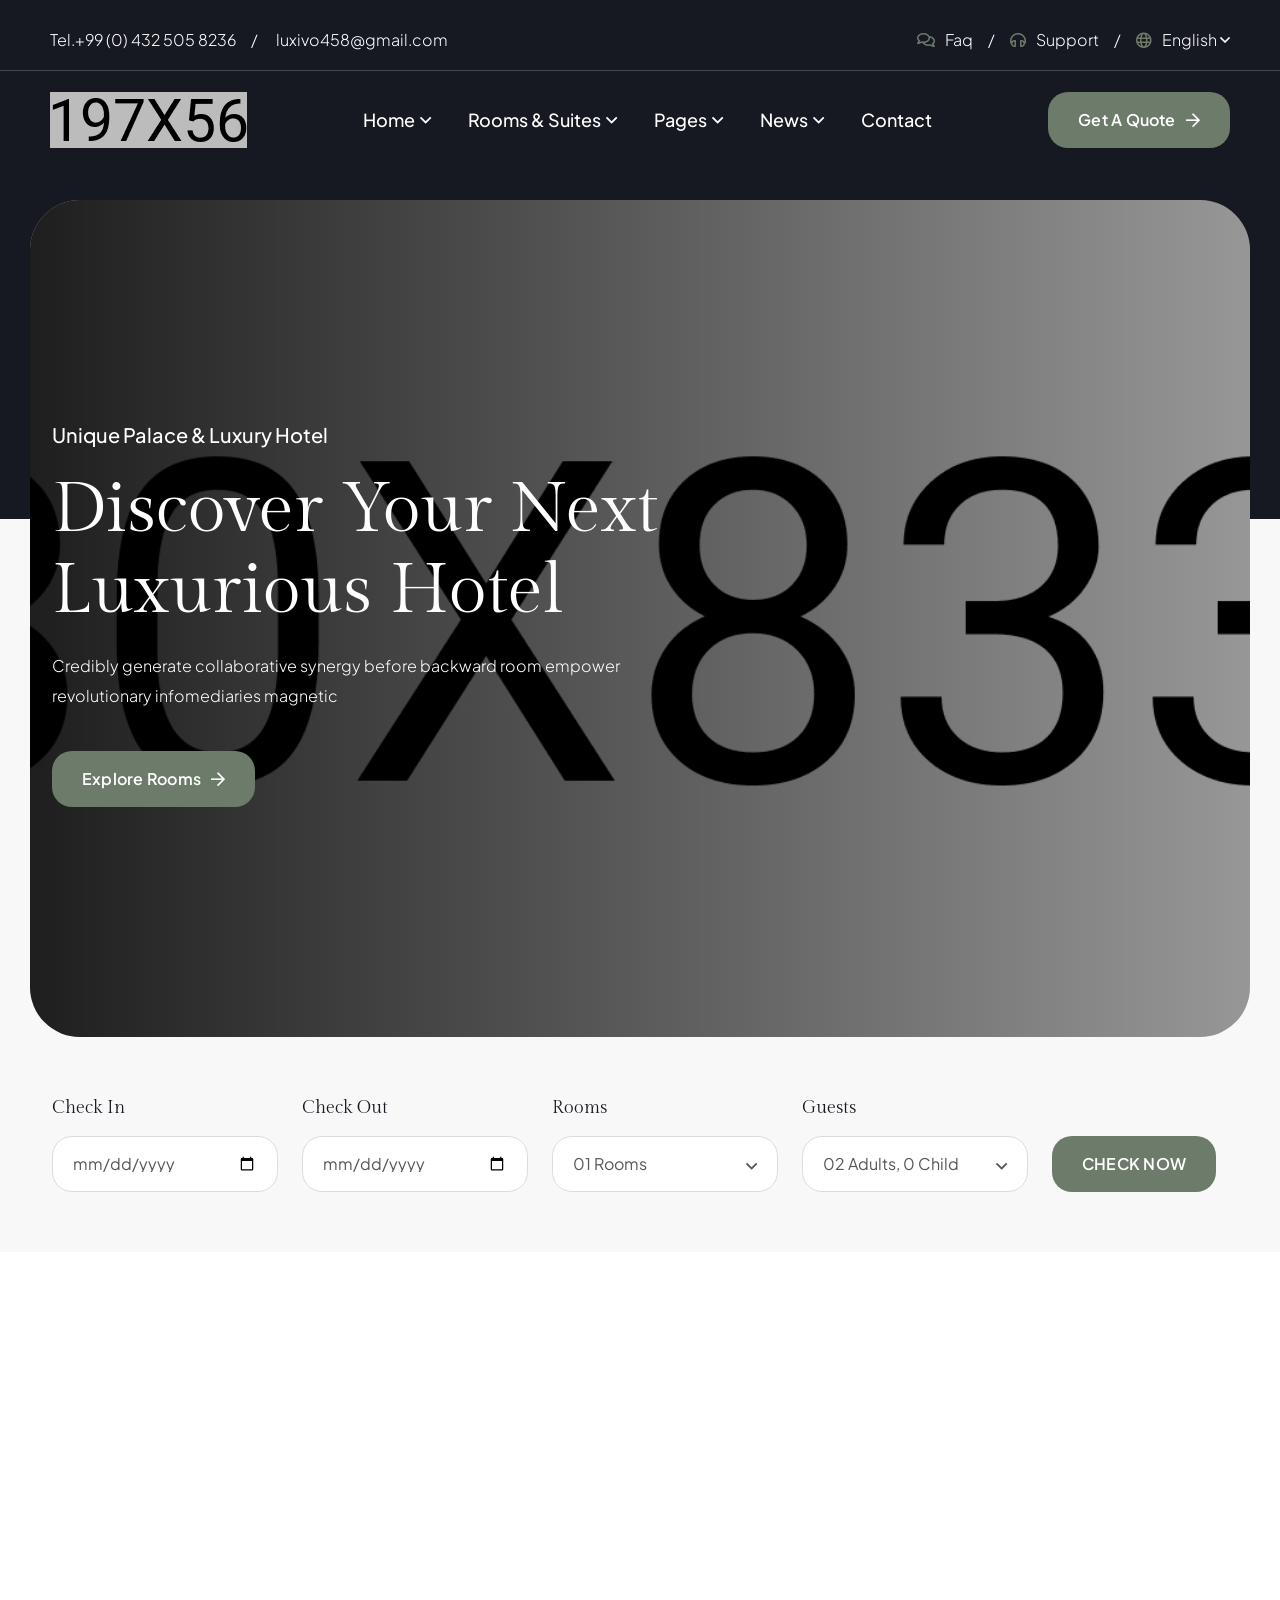
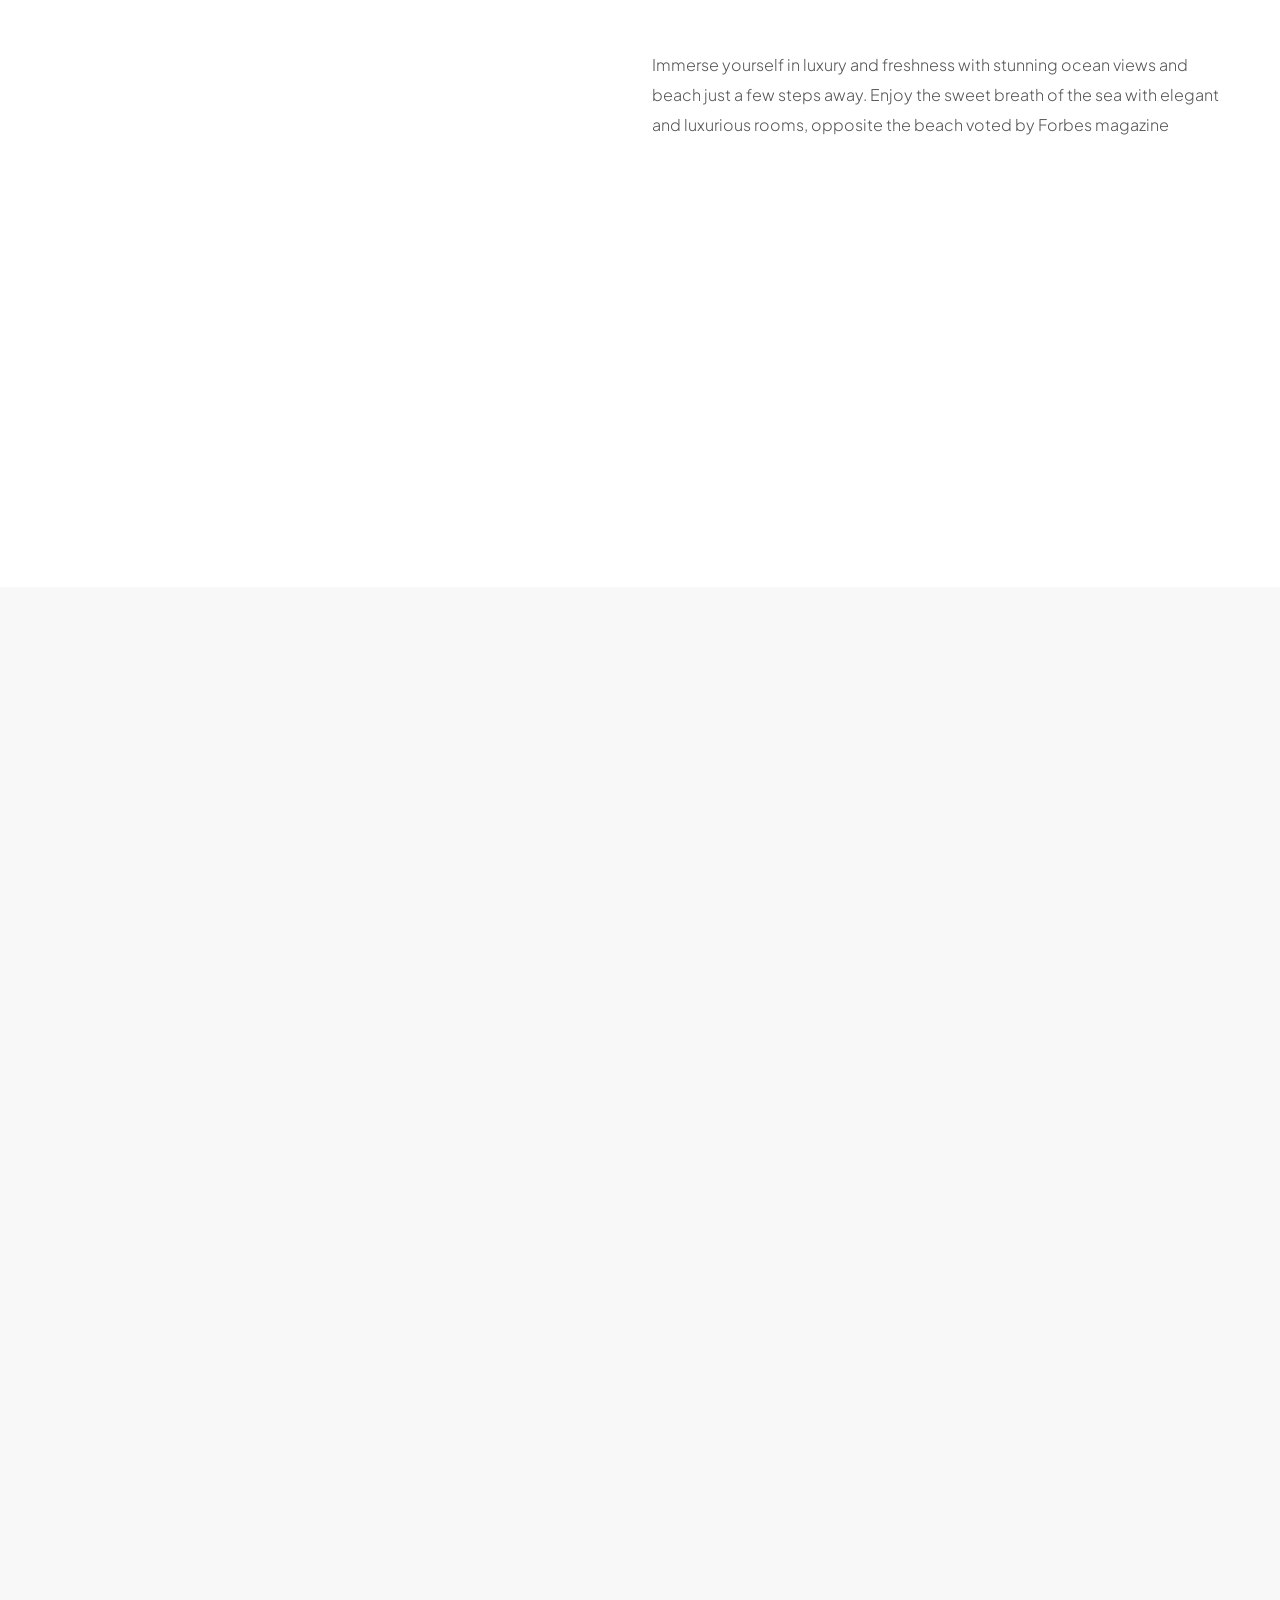
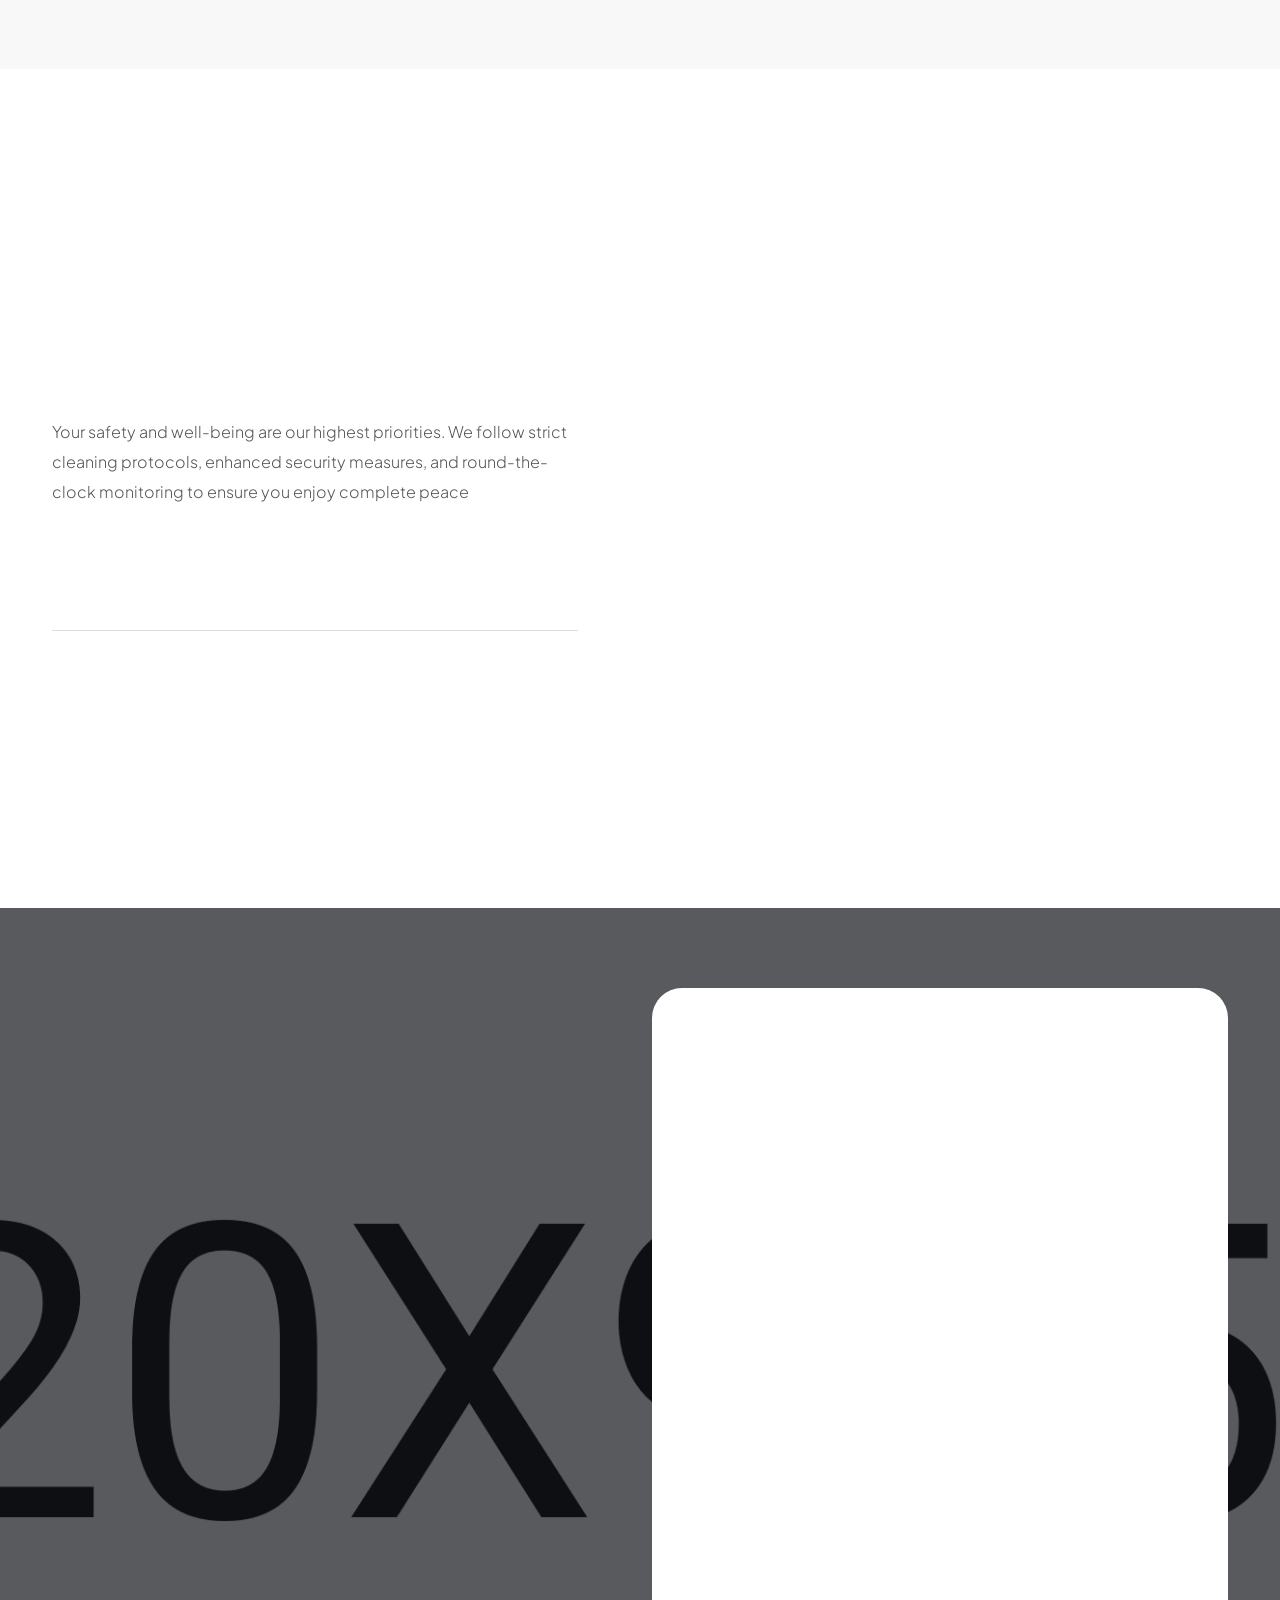
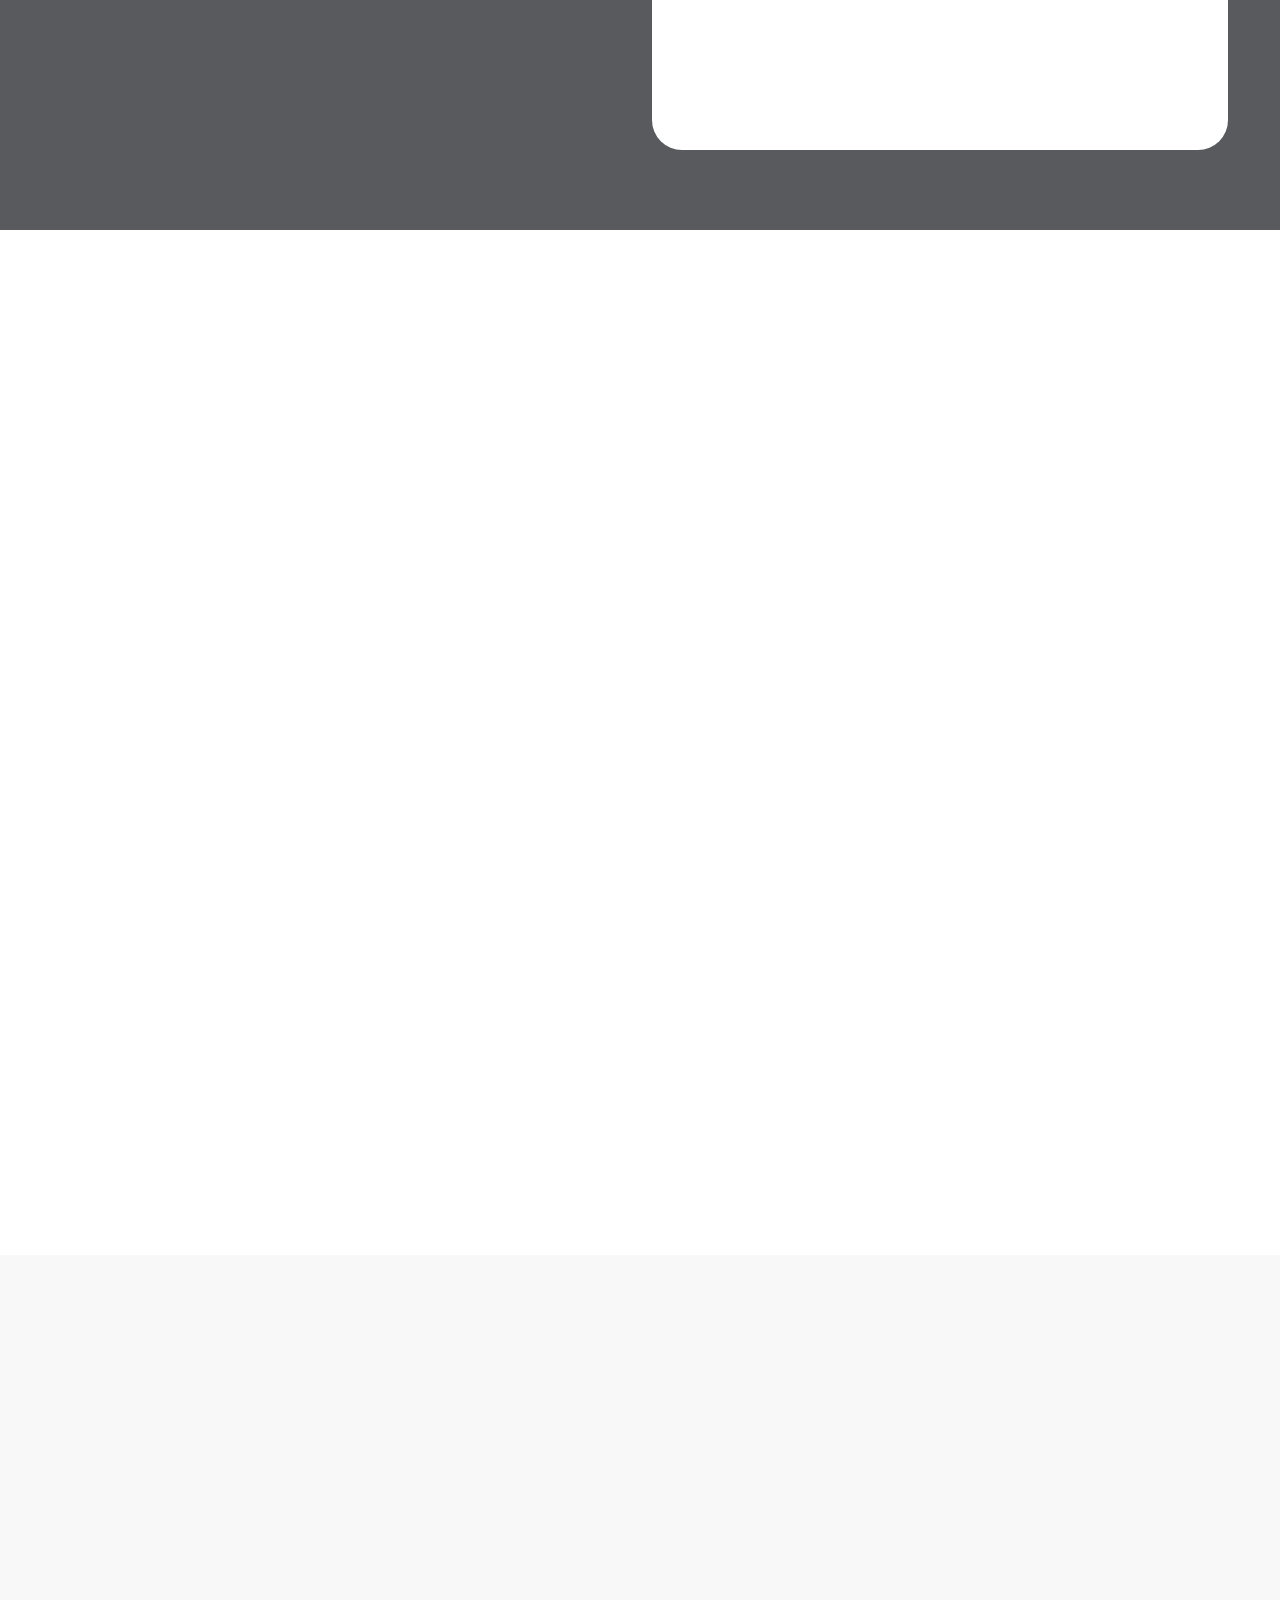
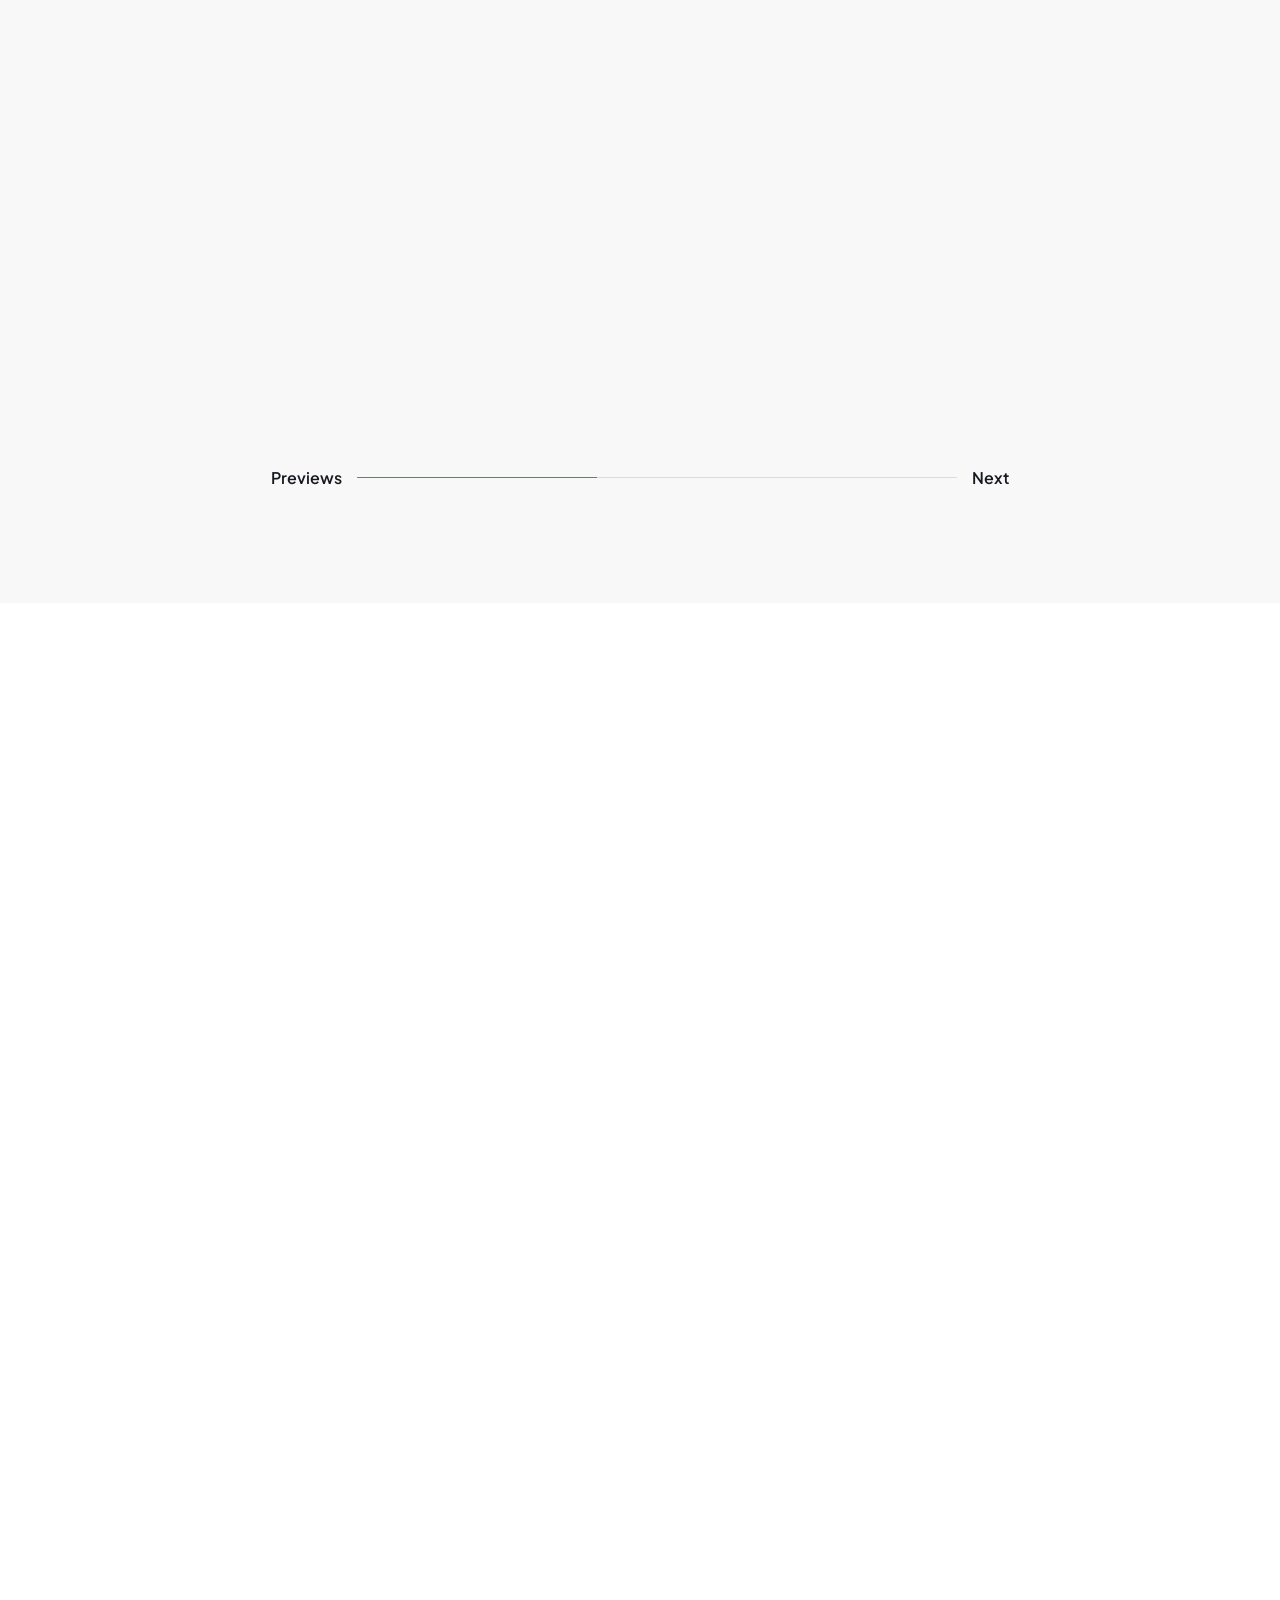
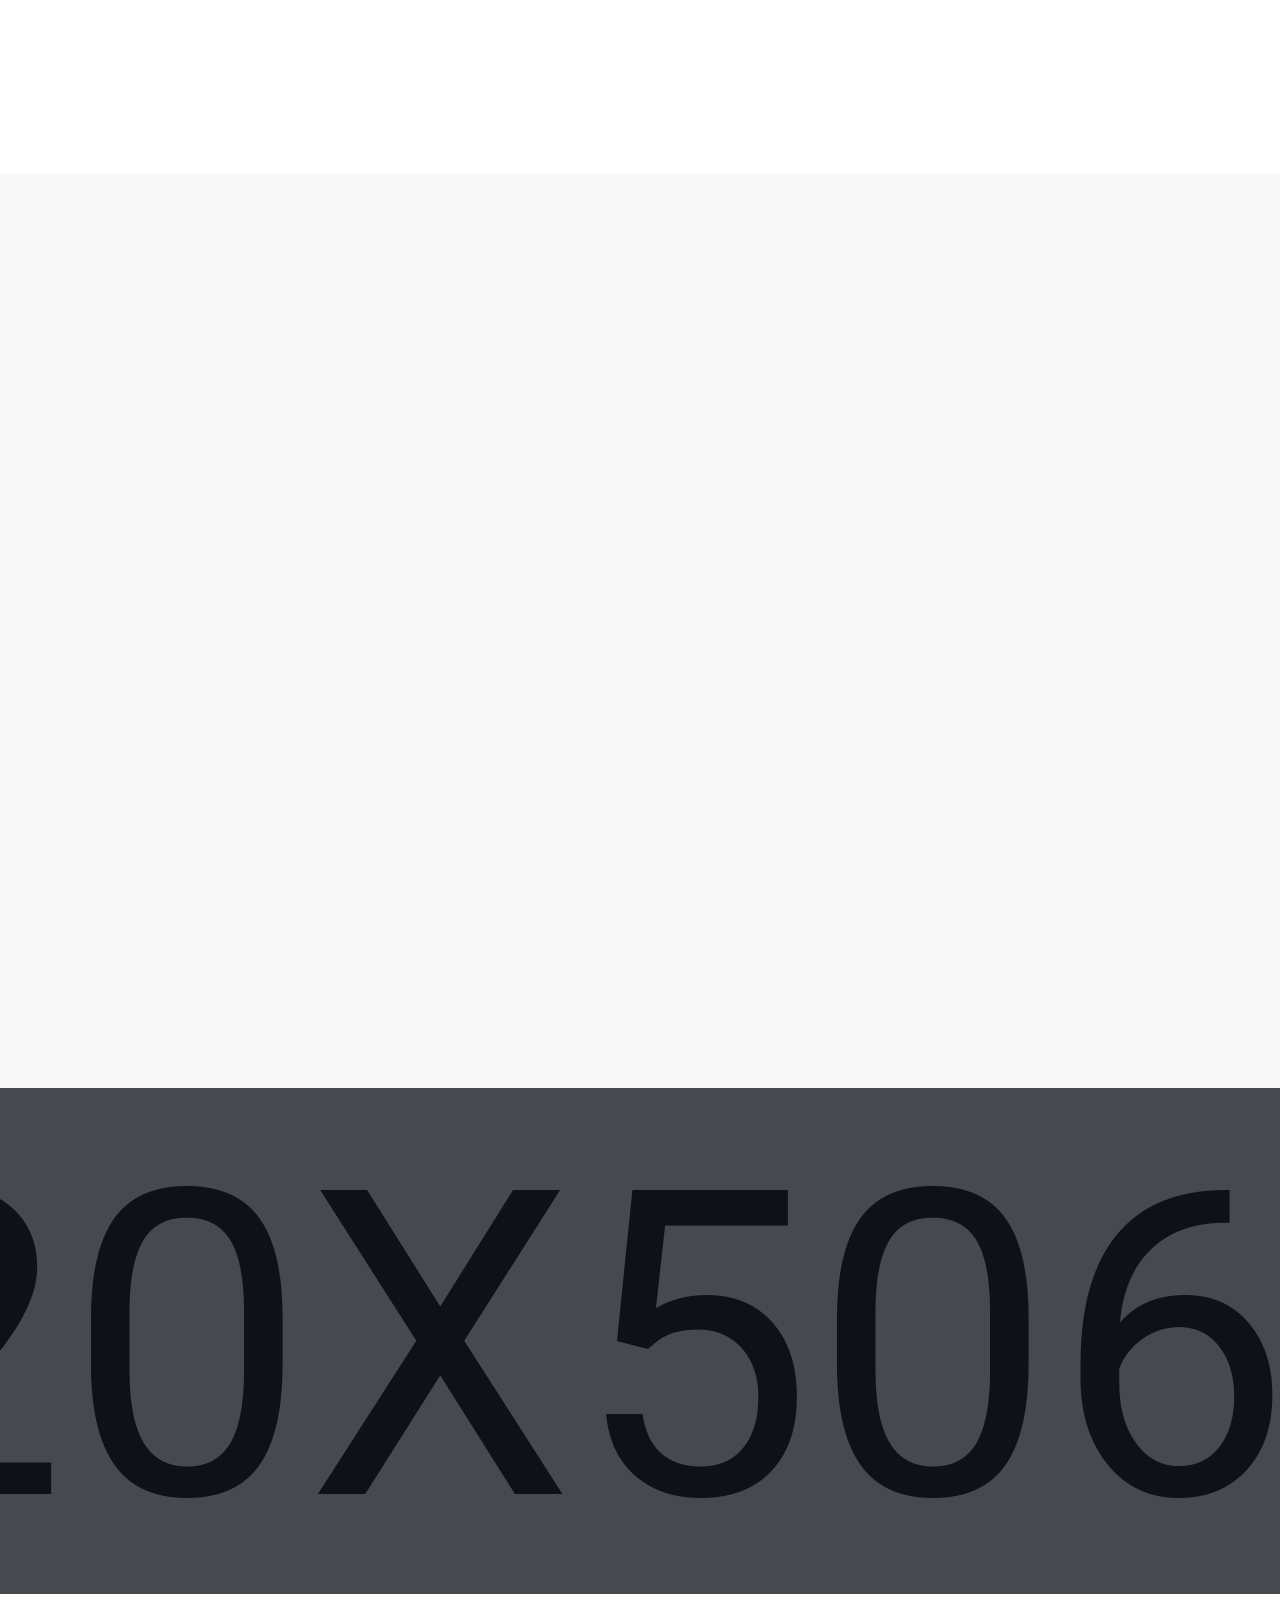
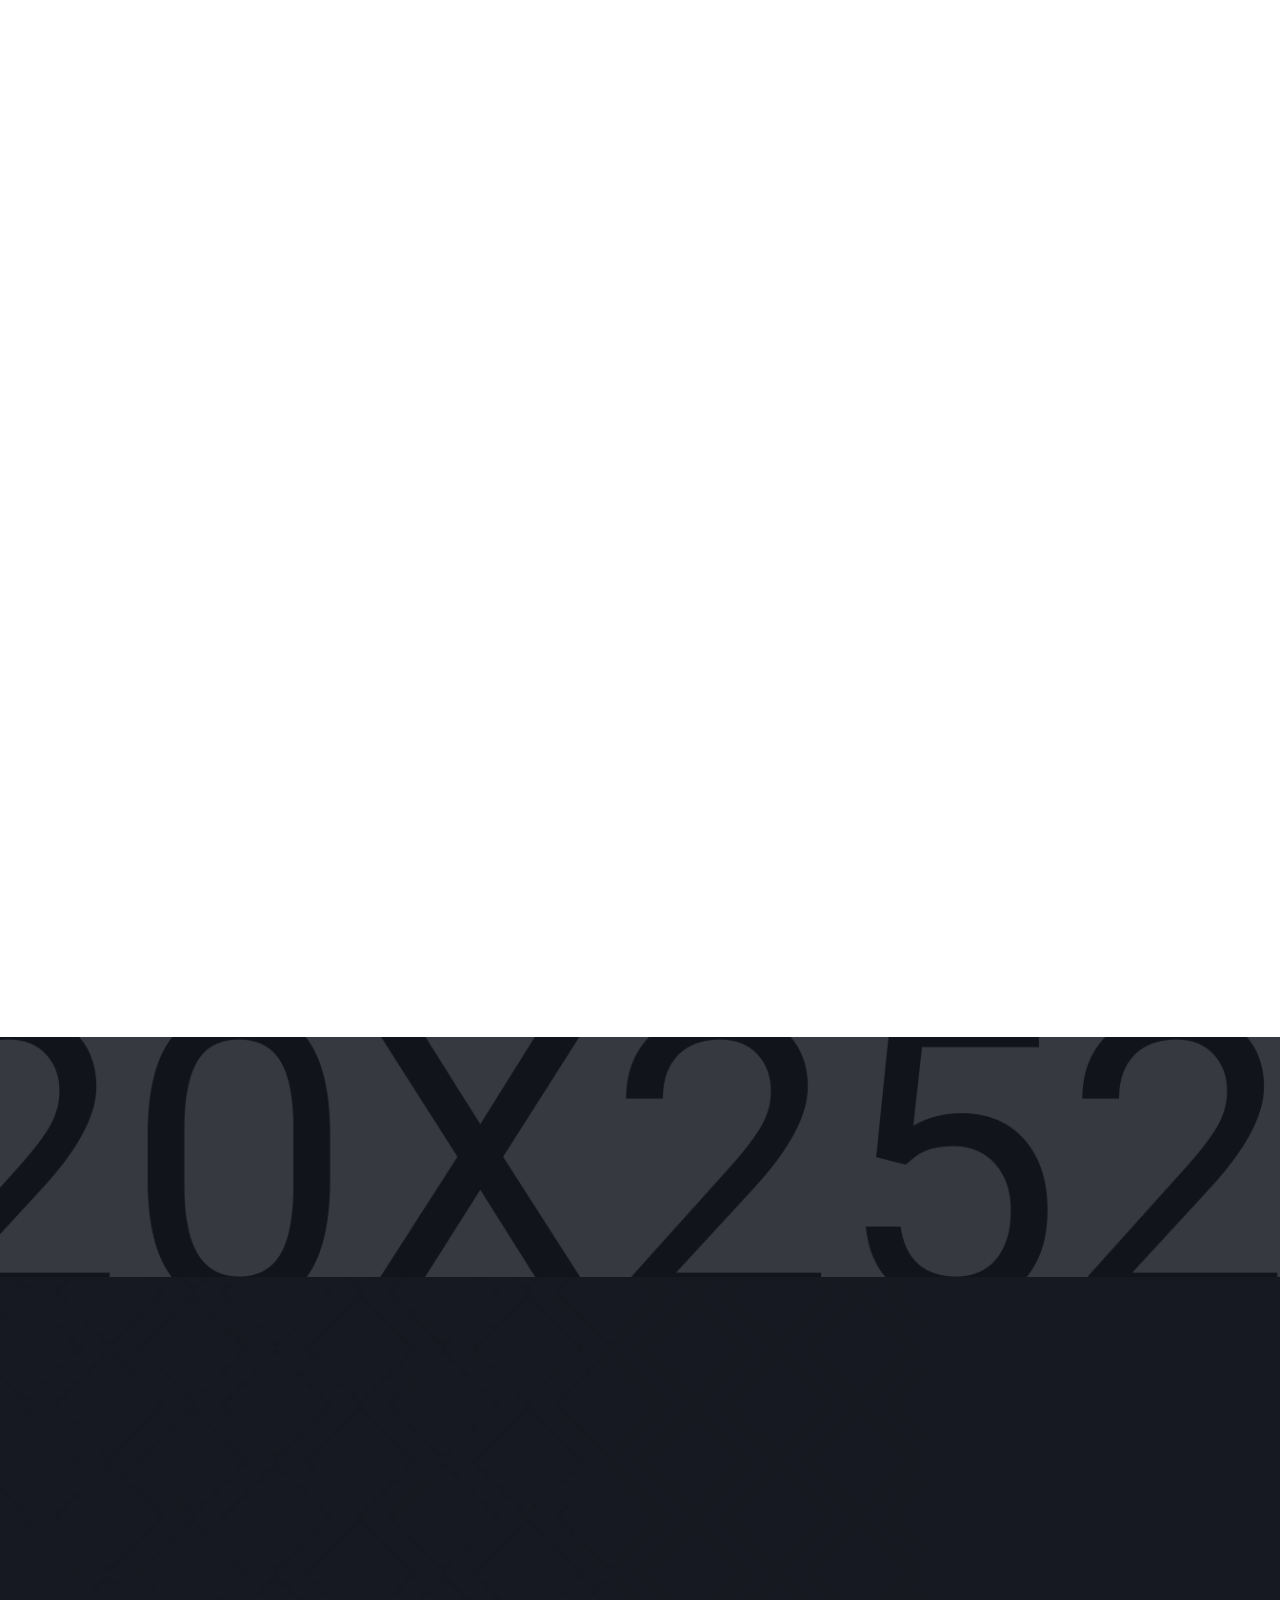
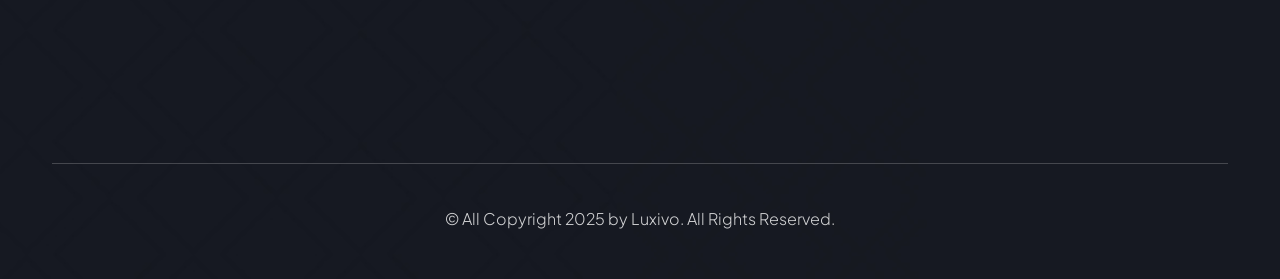
<file: index-2.html>
<!DOCTYPE html>
<html lang="zxx">
    <head>
        <!--====== Required meta tags ======-->
        <meta charset="utf-8">
        <meta http-equiv="x-ua-compatible" content="ie=edge">
        <meta name="description" content="Hotel, Resort, Rooms">
        <meta name="viewport" content="width=device-width, initial-scale=1, shrink-to-fit=no">
        <!--====== Title ======-->
        <title>Luxivo - Hotel & Resort Booking HTML5 Template</title>
        <!--====== Favicon Icon ======-->
        <link rel="shortcut icon" href="assets/images/favicon.png" type="image/png">
        <!--====== Google Fonts ======-->
        <link href="https://fonts.googleapis.com/css2?family=Gilda+Display&family=Plus+Jakarta+Sans:ital,wght@0,200..800;1,200..800&display=swap" rel="stylesheet">
        <!--====== FontAwesome css ======-->
        <link rel="stylesheet" href="assets/fonts/fontawesome/css/all.min.css">
        <!--====== Bootstrap css ======-->
        <link rel="stylesheet" href="assets/css/plugins/bootstrap.min.css">
        <!--====== Slick-popup css ======-->
        <link rel="stylesheet" href="assets/css/plugins/slick.css">
        <!--====== Magnific-popup css ======-->
        <link rel="stylesheet" href="assets/css/plugins/magnific-popup.css">
        <!--====== Nice Select css ======-->
        <link rel="stylesheet" href="assets/css/plugins/nice-select.css">
        <!--====== Aos css ======-->
        <link rel="stylesheet" href="assets/css/plugins/aos.css">
        <!--====== Default css ======-->
        <link rel="stylesheet" href="assets/css/spacings.css">
        <!--====== Default css ======-->
        <link rel="stylesheet" href="assets/css/style.css">
    </head>
    <body>
        <!--====== Start Preloader ======-->
        <div class="preloader">
            <div class="loading-wrapper">
                <div class="loading"></div>
                <div id="loading-icon"><img src="assets/images/loader.png" alt="loader"></div>
            </div>
        </div><!--====== End Preloader ======-->
        <!--====== Start Overlay ======-->
        <div class="offcanvas__overlay"></div>
        <!--=== Start  Header Area  ===-->
        <header class="header-area header-one transparent-header">
            <!--====  Header Top Bar  ===-->
            <div class="header-top-bar d-none d-lg-block">
                <div class="container-fluid">
                    <div class="row">
                        <div class="col-lg-6">
                            <div class="top-left">
                                <span><a href="tel:+99(0)4325058236">Tel.+99 (0) 432 505 8236</a></span>
                                <span><a href="mailto:luxivo458@gmail.com">luxivo458@gmail.com</a></span>
                            </div>
                        </div>
                        <div class="col-lg-6">
                            <div class="top-right">
                                <span><i class="far fa-comments"></i>Faq</span>
                                <span><i class="far fa-headphones"></i>Support</span>
                                <div class="luxivo-language-dropdown">
                                    <a href="javascript:void(0)"><i class="far fa-globe"></i>English <i class="far fa-angle-down"></i></a>
                                    <ul class="dropdown">
                                        <li>
                                            <a href="javascript:void(0)">English</a>
                                        </li>
                                        <li>
                                            <a href="javascript:void(0)">Russian</a>
                                        </li>
                                        <li>
                                            <a href="javascript:void(0)">French</a>
                                        </li>
                                    </ul> 
                                </div>
                            </div>
                        </div>
                    </div>
                </div>
            </div>
            <!--====  Header Navigation  ===-->
            <div class="header-navigation">
                <div class="container-fluid">
                    <!--====  Primary Menu  ===-->
                    <div class="primary-menu">
                        <!--====  Site Branding  ===-->
                        <div class="site-branding">
                            <a href="index.html" class="brand-logo"><img src="assets/images/logo/logo-white.png" alt="Brand Logo"></a>
                        </div>
                        <!--=== Main Menu ===-->
                        <div class="theme-nav-menu">
                            <!--=== Menu Top ===-->
                            <div class="theme-menu-top d-block d-xl-none">
                                <div class="site-branding">
                                    <a href="index.html" class="brand-logo"><img src="assets/images/logo/logo-main.png" alt="Brand Logo"></a>
                                </div>
                            </div>
                            <!--=== Main Menu ===-->
                            <nav class="main-menu">
                                <ul>
                                    <li class="menu-item has-children"><a href="index.html">Home</a>
                                        <ul class="sub-menu">
                                            <li><a href="index.html">Home One</a></li>
                                            <li><a href="index-2.html">Home Two</a></li>
                                            <li><a href="index-3.html">Home Three</a></li>
                                        </ul>
                                    </li>
                                    <li class="menu-item has-children"><a href="#">Rooms & Suites</a>
                                        <ul class="sub-menu">
                                            <li><a href="rooms.html">Rooms Grid</a></li>
                                            <li><a href="rooms-2.html">Rooms List</a></li>
                                            <li><a href="room-details.html">Room Details</a></li>
                                        </ul>
                                    </li>
                                    <li class="menu-item has-children"><a href="#">Pages</a>
                                        <ul class="sub-menu">
                                            <li><a href="about.html">About Us</a></li>
                                            <li><a href="services.html">Services</a>
                                                <ul class="sub-menu">
                                                    <li><a href="services.html">Services</a></li>
                                                    <li><a href="service-details.html">Service Details</a></li>
                                                </ul>
                                            </li>
                                            <li><a href="offer.html">Offers</a></li>
                                            <li><a href="offer-details.html">Offer Details</a></li>
                                            <li><a href="gallery.html">Our Gallery</a></li>
                                            <li><a href="team.html">Our Team</a></li>
                                            <li><a href="team-details.html">Team Details</a></li>
                                            <li><a href="pricing.html">Pricing</a></li>
                                            <li><a href="faqs.html">Faqs</a></li>
                                            <li><a href="404.html">404</a></li>
                                        </ul>
                                    </li>
                                    <li class="menu-item has-children"><a href="#">News</a>
                                        <ul class="sub-menu">
                                            <li><a href="blog-grid.html">Blog Grid</a></li>
                                            <li><a href="blog-standard.html">Blog Standard</a></li>
                                            <li><a href="blog-details.html">Blog Details</a></li>
                                        </ul>
                                    </li>
                                    <li class="menu-item"><a href="contact.html">Contact</a></li>
                                </ul>
                            </nav>
                            <!--=== Nav Button ===-->
                            <div class="theme-nav-button mt-20 d-block d-md-none">
                                <a href="contact.html" class="theme-btn style-one">Get A Quote<i class="far fa-arrow-right"></i></a>
                            </div>
                            <!--===  Menu Bottom ===-->
                            <div class="theme-menu-bottom mt-50 d-block d-xl-none">
                                <h5>Follow Us</h5>
                                <ul class="social-link">
                                    <li><a href="#"><i class="fab fa-facebook-f"></i></a></li>
                                    <li><a href="#"><i class="fab fa-twitter"></i></a></li>
                                    <li><a href="#"><i class="fab fa-linkedin-in"></i></a></li>
                                    <li><a href="#"><i class="fab fa-youtube"></i></a></li>
                                </ul>
                            </div>
                        </div>
                        <!--=== Header Nav Right ===-->
                        <div class="nav-right-item">
                            <div class="nav-button d-none d-md-block">
                                <a href="contact.html" class="theme-btn style-one">Get A Quote<i class="far fa-arrow-right"></i></a>
                            </div>
                            <div class="navbar-toggler">
                                <span></span>
                                <span></span>
                                <span></span>
                            </div>
                        </div>
                    </div>
                </div>
            </div>    
        </header><!--=== End  Header Area  ===-->
        <main>
            <!--======  Start Hero Section  ======-->
            <section class="luxivo-hero">
                <div class="luxivo-hero_two">
                    <div class="container-fluid">
                        <!-- Hero Slider -->
                        <div class="hero-slider">
                            <!-- Single Slider -->
                            <div class="single-slider">
                                <div class="image-layer bg_cover" data-src="assets/images/home-two/hero/hero-img1.jpg"></div>
                                <div class="container">
                                    <div class="row justify-content-center justify-content-xl-start">
                                        <div class="col-xl-7 col-lg-8">
                                            <!-- Hero Content -->
                                            <div class="hero-content text-center text-xl-start">
                                                <span data-aos="fade-up" data-aos-duration="2000">Unique Palace & Luxury Hotel</span>
                                                <h1 data-aos="fade-up" data-aos-duration="2500">Discover Your Next Luxurious Hotel</h1>
                                                <p>Credibly generate collaborative synergy before backward room empower revolutionary infomediaries magnetic</p>
                                                <div class="luxivo-button" data-aos="fade-up" data-aos-duration="2800">
                                                    <a href="rooms.html" class="theme-btn style-one">Explore Rooms<i class="far fa-arrow-right"></i></a>
                                                </div>
                                            </div>
                                        </div>
                                    </div>
                                </div>
                            </div>
                            <!-- Single Slider -->
                            <div class="single-slider">
                                <div class="image-layer bg_cover" data-src="assets/images/home-two/hero/hero-img2.jpg"></div>
                                <div class="container">
                                    <div class="row justify-content-center justify-content-xl-start">
                                        <div class="col-xl-7 col-lg-8">
                                            <!-- Hero Content -->
                                            <div class="hero-content text-center text-xl-start">
                                                <span data-aos="fade-up" data-aos-duration="2000">Unique Palace & Luxury Hotel</span>
                                                <h1 data-aos="fade-up" data-aos-duration="2500">Discover Your Next Luxurious Hotel</h1>
                                                <p>Credibly generate collaborative synergy before backward room empower revolutionary infomediaries magnetic</p>
                                                <div class="luxivo-button" data-aos="fade-up" data-aos-duration="2800">
                                                    <a href="rooms.html" class="theme-btn style-one">Explore Rooms<i class="far fa-arrow-right"></i></a>
                                                </div>
                                            </div>
                                        </div>
                                    </div>
                                </div>
                            </div>
                            <!-- Single Slider -->
                            <div class="single-slider">
                                <div class="image-layer bg_cover" data-src="assets/images/home-two/hero/hero-img3.jpg"></div>
                                <div class="container">
                                    <div class="row justify-content-center justify-content-xl-start">
                                        <div class="col-xl-7 col-lg-8">
                                            <!-- Hero Content -->
                                            <div class="hero-content text-center text-xl-start">
                                                <span data-aos="fade-up" data-aos-duration="2000">Unique Palace & Luxury Hotel</span>
                                                <h1 data-aos="fade-up" data-aos-duration="2500">Discover Your Next Luxurious Hotel</h1>
                                                <p>Credibly generate collaborative synergy before backward room empower revolutionary infomediaries magnetic</p>
                                                <div class="luxivo-button" data-aos="fade-up" data-aos-duration="2800">
                                                    <a href="rooms.html" class="theme-btn style-one">Explore Rooms<i class="far fa-arrow-right"></i></a>
                                                </div>
                                            </div>
                                        </div>
                                    </div>
                                </div>
                            </div>
                        </div>
                    </div>
                </div>
            </section><!--======  End Hero Section  ======-->
            <!--======  Start Search Section  ======-->
            <section class="luxivo-search_one">
                <div class="container">
                    <!-- Search Wrapper -->
                    <div class="luxivo-search-wrapper">
                        <form>
                            <div class="row align-items-end">
                                <div class="col-xl-10">
                                    <div class="row">
                                        <div class="col-xl-3 col-md-6">
                                            <div class="form-group">
                                                <label>Check In</label>
                                                <input type="date" class="form_control" name="CheckIn" required>
                                            </div>
                                        </div>
                                        <div class="col-xl-3 col-md-6">
                                            <div class="form-group">
                                                <label>Check Out</label>
                                                <input type="date" class="form_control" name="CheckOut" required>
                                            </div>
                                        </div>
                                        <div class="col-xl-3 col-md-6">
                                            <div class="form-group">
                                                <label>Rooms</label>
                                                <select class="wide">
                                                    <option value="01">01 Rooms</option>
                                                    <option value="01">02 Rooms</option>
                                                    <option value="01">03 Rooms</option>
                                                    <option value="01">04 Rooms</option>
                                                </select>
                                            </div>
                                        </div>
                                        <div class="col-xl-3 col-md-6">
                                            <div class="form-group">
                                                <label>Guests</label>
                                                <select class="wide">
                                                    <option value="01">02 Adults, 0 Child</option>
                                                    <option value="01">02 Adults, 1 Child</option>
                                                    <option value="01">04 Adults, 2 Child</option>
                                                    <option value="01">06 Adults, 0 Child</option>
                                                </select>
                                            </div>
                                        </div>
                                    </div>
                                </div>
                                <div class="col-xl-2">
                                    <div class="luxivo-button mt-4 mt-xl-0 text-center text-xl-start">
                                        <button class="theme-btn style-one">CHECK NOW</button>
                                    </div>
                                </div>
                            </div>
                        </form>
                    </div>
                </div>
            </section><!--======  End Search Section  ======-->
            <!--======  Start About Section  ======-->
            <section class="luxivo-about_two pb-120 pt-120">
                <div class="container">
                    <div class="row justify-content-center">
                        <div class="col-xl-6 col-lg-10">
                            <!-- Luxivo Image Box -->
                            <div class="luxivo-image-box">
                                <div class="luxivo-image image_one" data-aos="fade-up" data-aos-duration="800">
                                    <img src="assets/images/home-two/about/about-img1.jpg" alt="about image">
                                </div>
                                <div class="luxivo-image image_two" data-aos="fade-down" data-aos-duration="1000">
                                    <img src="assets/images/home-two/about/about-img2.jpg" alt="about image">
                                </div>
                                <div class="luxivo-experiece-box" data-aos="fade-up" data-aos-duration="1200">
                                    <div class="content">
                                        <h3>30+</h3>
                                        <p>years Experience</p>
                                    </div>
                                </div>
                                <div class="luxivo-avatar-box" data-aos="fade-up" data-aos-duration="1400">
                                    <div class="avatar-list">
                                        <ul>
                                            <li><img src="assets/images/home-two/about/avatar-img1.jpg" alt="avatar"></li>
                                            <li><img src="assets/images/home-two/about/avatar-img2.jpg" alt="avatar"></li>
                                            <li><img src="assets/images/home-two/about/avatar-img3.jpg" alt="avatar"></li>
                                            <li><span>50+</span></li>
                                        </ul>
                                    </div>
                                    <div class="ratings">
                                        <i class="fas fa-star"></i>
                                        <i class="fas fa-star"></i>
                                        <i class="fas fa-star"></i>
                                        <i class="fas fa-star"></i>
                                        <i class="fas fa-star"></i>
                                    </div>
                                    <h6>100k+ review</h6>
                                </div>
                            </div>
                        </div>
                        <div class="col-xl-6 col-lg-10">
                            <!-- Luxivo Content Box -->
                            <div class="luxivo-content-box mt-5 mt-xl-0">
                                <!-- Section Title -->
                                <div class="section-title">
                                    <span class="line d-block mb-10" data-aos="fade-up" data-aos-duration="800"><img src="assets/images/home-one/gallery/d-line.png" alt="line"></span>
                                    <span class="sub-title" data-aos="fade-up" data-aos-duration="800">About Us</span>
                                    <h2 data-aos="fade-up" data-aos-duration="1000">Effortlessly Simplifying Your Stays in Luxurious Resort</h2>
                                </div>
                                <p class="mb-30">Immerse yourself in luxury and freshness with stunning ocean views and beach just a few steps away. Enjoy the sweet breath of the sea with elegant and luxurious rooms, opposite the beach voted by Forbes magazine </p>
                                <div class="row">
                                    <div class="col-md-6">
                                        <!-- Luxivo Iconic Left Box -->
                                        <div class="luxivo-iconic-left-box style-three mb-30" data-aos="fade-up" data-aos-duration="1200">
                                            <div class="icon">
                                                <img src="assets/images/home-two/icon/icon1.png" alt="icon">
                                            </div>
                                            <div class="content">
                                                <h4>Luxury Services </h4>
                                            </div>
                                        </div>
                                    </div>
                                    <div class="col-md-6">
                                        <!-- Luxivo Iconic Left Box -->
                                        <div class="luxivo-iconic-left-box style-three mb-30" data-aos="fade-up" data-aos-duration="1400">
                                            <div class="icon">
                                                <img src="assets/images/home-two/icon/icon2.png" alt="icon">
                                            </div>
                                            <div class="content">
                                                <h4>Luxury Services </h4>
                                            </div>
                                        </div>
                                    </div>
                                </div>
                                <div class="row" data-aos="fade-up" data-aos-duration="1600">
                                    <div class="col-lg-6">
                                        <ul class="check-list style-one mb-30">
                                            <li><i class="fas fa-badge-check"></i>Exclusive Deals & Discounts</li>
                                            <li><i class="fas fa-badge-check"></i>Instant Online Booking System</li>
                                        </ul>
                                    </div>
                                    <div class="col-lg-6">
                                        <ul class="check-list style-one mb-30">
                                            <li><i class="fas fa-badge-check"></i>Instant Online Booking System</li>
                                            <li><i class="fas fa-badge-check"></i>Exclusive Deals & Discounts</li>
                                        </ul>
                                    </div>
                                </div>
                                <!-- Luxivo Button -->
                                <div class="luxivo-button" data-aos="fade-up" data-aos-duration="1800">
                                    <a href="rooms.html" class="theme-btn style-one">Discover Rooms<i class="far fa-arrow-right"></i></a>
                                </div>
                            </div>
                        </div>
                    </div>
                </div>
            </section><!--======  End About Section  ======-->
            <!--======  Start Room Section  ======-->
            <section class="luxivo-room_two gray-color pt-120 pb-120">
                <div class="container">
                    <div class="row justify-content-center">
                        <div class="col-lg-8">
                            <!-- Section Title -->
                            <div class="section-title text-center mb-60">
                                <span class="line d-block mb-10" data-aos="fade-up" data-aos-duration="800"><img src="assets/images/home-one/gallery/d-line.png" alt="line"></span>
                                <span class="sub-title" data-aos="fade-up" data-aos-duration="800">Come And Enjoy</span>
                                <h2 data-aos="fade-up" data-aos-duration="1000">Choose Your Perfect Room & Suites</h2>
                            </div>
                        </div>
                    </div>
                </div>
                <div class="container-fluid">
                    <!-- Luxivo Room Slider -->
                    <div class="room-slider-two" data-aos="fade-up" data-aos-duration="1000">
                        <!-- Luxivo Room Item -->
                        <div class="luxivo-room-item style-two">
                            <div class="room-image">
                                <img src="assets/images/home-two/room/room-img1.jpg" alt="room image">
                            </div>
                            <div class="room-content">
                                <div class="price-rating-wrap">
                                    <div class="price">$290<span>/Per Night</span></div>
                                    <div class="ratings">
                                        <i class="fas fa-star"></i>
                                        <i class="fas fa-star"></i>
                                        <i class="fas fa-star"></i>
                                        <i class="fas fa-star"></i>
                                        <i class="fas fa-star"></i>
                                    </div>
                                </div>
                                <h4 class="title"><a href="room-details.html">Deluxe Family Room</a></h4>
                                <div class="row">
                                    <div class="col-lg-6">
                                        <ul class="check-list style-one">
                                            <li><i class="fas fa-badge-check"></i>Pick & Drop Service</li>
                                            <li><i class="fas fa-badge-check"></i>Swimming Pool</li>
                                        </ul>
                                    </div>
                                    <div class="col-lg-6">
                                        <ul class="check-list style-one">
                                            <li><i class="fas fa-badge-check"></i>City Tour Guide</li>
                                            <li><i class="fas fa-badge-check"></i>Fibre Internet</li>
                                        </ul>
                                    </div>
                                </div>
                                <p>Experience a serene stay in our beautifully designed Deluxe Room   perfect </p>
                                <div class="luxivo-button">
                                    <a href="rooms.html" class="theme-btn style-two">Book Now<i class="far fa-arrow-right"></i></a>
                                </div>
                            </div>
                        </div>
                        <!-- Luxivo Room Item -->
                        <div class="luxivo-room-item style-two">
                            <div class="room-image">
                                <img src="assets/images/home-two/room/room-img2.jpg" alt="room image">
                            </div>
                            <div class="room-content">
                                <div class="price-rating-wrap">
                                    <div class="price">$390<span>/Per Night</span></div>
                                    <div class="ratings">
                                        <i class="fas fa-star"></i>
                                        <i class="fas fa-star"></i>
                                        <i class="fas fa-star"></i>
                                        <i class="fas fa-star"></i>
                                        <i class="fas fa-star"></i>
                                    </div>
                                </div>
                                <h4 class="title"><a href="room-details.html">Exclusive Deluxe Rooms</a></h4>
                                <div class="row">
                                    <div class="col-lg-6">
                                        <ul class="check-list style-one">
                                            <li><i class="fas fa-badge-check"></i>Pick & Drop Service</li>
                                            <li><i class="fas fa-badge-check"></i>Swimming Pool</li>
                                        </ul>
                                    </div>
                                    <div class="col-lg-6">
                                        <ul class="check-list style-one">
                                            <li><i class="fas fa-badge-check"></i>City Tour Guide</li>
                                            <li><i class="fas fa-badge-check"></i>Fibre Internet</li>
                                        </ul>
                                    </div>
                                </div>
                                <p>Experience a serene stay in our beautifully designed Deluxe Room   perfect </p>
                                <div class="luxivo-button">
                                    <a href="rooms.html" class="theme-btn style-two">Book Now<i class="far fa-arrow-right"></i></a>
                                </div>
                            </div>
                        </div>
                        <!-- Luxivo Room Item -->
                        <div class="luxivo-room-item style-two">
                            <div class="room-image">
                                <img src="assets/images/home-two/room/room-img3.jpg" alt="room image">
                            </div>
                            <div class="room-content">
                                <div class="price-rating-wrap">
                                    <div class="price">$490<span>/Per Night</span></div>
                                    <div class="ratings">
                                        <i class="fas fa-star"></i>
                                        <i class="fas fa-star"></i>
                                        <i class="fas fa-star"></i>
                                        <i class="fas fa-star"></i>
                                        <i class="fas fa-star"></i>
                                    </div>
                                </div>
                                <h4 class="title"><a href="room-details.html">Industry Experience Hotel</a></h4>
                                <div class="row">
                                    <div class="col-lg-6">
                                        <ul class="check-list style-one">
                                            <li><i class="fas fa-badge-check"></i>Pick & Drop Service</li>
                                            <li><i class="fas fa-badge-check"></i>Swimming Pool</li>
                                        </ul>
                                    </div>
                                    <div class="col-lg-6">
                                        <ul class="check-list style-one">
                                            <li><i class="fas fa-badge-check"></i>City Tour Guide</li>
                                            <li><i class="fas fa-badge-check"></i>Fibre Internet</li>
                                        </ul>
                                    </div>
                                </div>
                                <p>Experience a serene stay in our beautifully designed Deluxe Room   perfect </p>
                                <div class="luxivo-button">
                                    <a href="rooms.html" class="theme-btn style-two">Book Now<i class="far fa-arrow-right"></i></a>
                                </div>
                            </div>
                        </div>
                        <!-- Luxivo Room Item -->
                        <div class="luxivo-room-item style-two">
                            <div class="room-image">
                                <img src="assets/images/home-two/room/room-img4.jpg" alt="room image">
                            </div>
                            <div class="room-content">
                                <div class="price-rating-wrap">
                                    <div class="price">$650<span>/Per Night</span></div>
                                    <div class="ratings">
                                        <i class="fas fa-star"></i>
                                        <i class="fas fa-star"></i>
                                        <i class="fas fa-star"></i>
                                        <i class="fas fa-star"></i>
                                        <i class="fas fa-star"></i>
                                    </div>
                                </div>
                                <h4 class="title"><a href="room-details.html">Luxury Signature Suites</a></h4>
                                <div class="row">
                                    <div class="col-lg-6">
                                        <ul class="check-list style-one">
                                            <li><i class="fas fa-badge-check"></i>Pick & Drop Service</li>
                                            <li><i class="fas fa-badge-check"></i>Swimming Pool</li>
                                        </ul>
                                    </div>
                                    <div class="col-lg-6">
                                        <ul class="check-list style-one">
                                            <li><i class="fas fa-badge-check"></i>City Tour Guide</li>
                                            <li><i class="fas fa-badge-check"></i>Fibre Internet</li>
                                        </ul>
                                    </div>
                                </div>
                                <p>Experience a serene stay in our beautifully designed Deluxe Room   perfect </p>
                                <div class="luxivo-button">
                                    <a href="rooms.html" class="theme-btn style-two">Book Now<i class="far fa-arrow-right"></i></a>
                                </div>
                            </div>
                        </div>
                        <!-- Luxivo Room Item -->
                        <div class="luxivo-room-item style-two">
                            <div class="room-image">
                                <img src="assets/images/home-two/room/room-img2.jpg" alt="room image">
                            </div>
                            <div class="room-content">
                                <div class="price-rating-wrap">
                                    <div class="price">$390<span>/Per Night</span></div>
                                    <div class="ratings">
                                        <i class="fas fa-star"></i>
                                        <i class="fas fa-star"></i>
                                        <i class="fas fa-star"></i>
                                        <i class="fas fa-star"></i>
                                        <i class="fas fa-star"></i>
                                    </div>
                                </div>
                                <h4 class="title"><a href="room-details.html">Exclusive Deluxe Rooms</a></h4>
                                <div class="row">
                                    <div class="col-lg-6">
                                        <ul class="check-list style-one">
                                            <li><i class="fas fa-badge-check"></i>Pick & Drop Service</li>
                                            <li><i class="fas fa-badge-check"></i>Swimming Pool</li>
                                        </ul>
                                    </div>
                                    <div class="col-lg-6">
                                        <ul class="check-list style-one">
                                            <li><i class="fas fa-badge-check"></i>City Tour Guide</li>
                                            <li><i class="fas fa-badge-check"></i>Fibre Internet</li>
                                        </ul>
                                    </div>
                                </div>
                                <p>Experience a serene stay in our beautifully designed Deluxe Room   perfect </p>
                                <div class="luxivo-button">
                                    <a href="rooms.html" class="theme-btn style-two">Book Now<i class="far fa-arrow-right"></i></a>
                                </div>
                            </div>
                        </div>
                    </div>
                </div>
            </section><!--======  End Room Section  ======-->
            <!--======  Start Choose Section  ======-->
            <section class="luxivo-choose-sec pt-120 pb-120">
                <div class="container">
                    <div class="row justify-content-center">
                        <div class="col-xl-6 col-lg-8">
                            <!-- Luxivo Content Box -->
                            <div class="luxivo-content-box">
                                <!-- Section Title -->
                                <div class="section-title mb-30">
                                    <span class="line d-block mb-10" data-aos="fade-up" data-aos-duration="800"><img src="assets/images/home-one/gallery/d-line.png" alt="line"></span>
                                    <span class="sub-title" data-aos="fade-up" data-aos-duration="800">Why Choose US</span>
                                    <h2 data-aos="fade-up" data-aos-duration="1000">Why We're the Best Place for Your Vacation</h2>
                                </div>
                                <p>Your safety and well-being are our highest priorities. We follow strict cleaning protocols, enhanced security measures, and round-the-clock monitoring to ensure you enjoy complete peace </p>
                                <div class="features-list">
                                    <div class="row">
                                        <div class="col-md-6">
                                            <div class="luxivo-iconic-left-box style-four mb-35" data-aos="fade-up" data-aos-duration="1200">
                                                <div class="icon">
                                                    <img src="assets/images/home-two/icon/icon3.png" alt="icon">
                                                </div>
                                                <div class="content">
                                                    <h5>Luxury Accommodation</h5>
                                                </div>
                                            </div>
                                        </div>
                                        <div class="col-md-6">
                                            <div class="luxivo-iconic-left-box style-four mb-35" data-aos="fade-up" data-aos-duration="1400">
                                                <div class="icon">
                                                    <img src="assets/images/home-two/icon/icon4.png" alt="icon">
                                                </div>
                                                <div class="content">
                                                    <h5>Private Island</h5>
                                                </div>
                                            </div>
                                        </div>
                                    </div>
                                </div>
                                <ul class="check-list style-one mb-40" data-aos="fade-up" data-aos-duration="1600">
                                    <li><i class="fas fa-arrow-right"></i>These characteristics prioritize comfort and quality.</li>
                                </ul>
                                <div class="luxivo-button" data-aos="fade-up" data-aos-duration="1800">
                                    <a href="about.html" class="theme-btn style-one">DISCOVER MORE<i class="far fa-arrow-right"></i></a>
                                </div>
                            </div>
                        </div>
                        <div class="col-xl-6 col-lg-8">
                            <!-- Luxivo Image Box -->
                            <div class="luxivo-image-box mt-5 mt-xl-0" data-aos="fade-up" data-aos-duration="2000">
                                <div class="row">
                                    <div class="col-md-6">
                                        <div class="luxivo-image">
                                            <img src="assets/images/home-two/gallery/choose-img1.jpg" alt="image">
                                        </div>
                                    </div>
                                    <div class="col-md-6">
                                        <div class="luxivo-image mt-55">
                                            <img src="assets/images/home-two/gallery/choose-img2.jpg" alt="image">
                                            <div class="luxivo-happy-client">
                                                <div class="content">
                                                    <h3 class="title">4k+</h3>
                                                    <p>Happy Customer</p>
                                                </div>
                                            </div>
                                        </div>
                                    </div>
                                </div>
                            </div>
                        </div>
                    </div>
                </div>
            </section><!--======  End Choose Section  ======-->
            <!--======  Start Facilities Section  ======-->
            <section class="luxivo-facilities_two bg_cover pt-80 pb-80" data-src="assets/images/home-two/bg/facilities-bg.jpg">
                <div class="container">
                    <div class="row justify-content-center justify-content-xl-end">
                        <div class="col-xl-6 col-lg-8 col-md-10">
                            <div class="facilities-wrapper">
                                <div class="section-title">
                                    <span class="line d-block mb-10" data-aos="fade-up" data-aos-duration="800"><img src="assets/images/home-one/gallery/d-line.png" alt="line"></span>
                                    <span class="sub-title" data-aos="fade-up" data-aos-duration="800">Hotel Service & Facilities</span>
                                    <h2 data-aos="fade-up" data-aos-duration="1000">Our Hotel Services</h2>
                                </div>
                                <div class="facilities-list">
                                    <div class="luxivo-iconic-left-box style-five mb-30" data-aos="fade-up" data-aos-duration="800">
                                        <div class="icon">
                                            <img src="assets/images/home-two/icon/icon5.png" alt="icon">
                                        </div>
                                        <div class="content">
                                            <h4>Spa Salon</h4>
                                            <p>Monotonically seize performance base value after state of the art web readiness.</p>
                                        </div>
                                    </div>
                                    <div class="luxivo-iconic-left-box style-five mb-30" data-aos="fade-up" data-aos-duration="1200">
                                        <div class="icon">
                                            <img src="assets/images/home-two/icon/icon6.png" alt="icon">
                                        </div>
                                        <div class="content">
                                            <h4>Restaurant</h4>
                                            <p>Monotonically seize performance base value after state of the art web readiness.</p>
                                        </div>
                                    </div>
                                    <div class="luxivo-iconic-left-box style-five mb-30" data-aos="fade-up" data-aos-duration="1400">
                                        <div class="icon">
                                            <img src="assets/images/home-two/icon/icon7.png" alt="icon">
                                        </div>
                                        <div class="content">
                                            <h4>Swimming Pool</h4>
                                            <p>Monotonically seize performance base value after state of the art web readiness.</p>
                                        </div>
                                    </div>
                                    <div class="luxivo-iconic-left-box style-five mb-30" data-aos="fade-up" data-aos-duration="1600">
                                        <div class="icon">
                                            <img src="assets/images/home-two/icon/icon8.png" alt="icon">
                                        </div>
                                        <div class="content">
                                            <h4>High Speed Wifi</h4>
                                            <p>Monotonically seize performance base value after state of the art web readiness.</p>
                                        </div>
                                    </div>
                                </div>
                            </div>
                        </div>
                    </div>
                </div>
            </section><!--======  End Facilities Section  ======-->
            <!--======  Start Offer Section  ======-->
            <section class="luxivo-special-offer-sec pt-120 pb-120">
                <div class="container">
                    <div class="row align-items-end">
                        <div class="col-xl-6 col-lg-8">
                            <!-- Section Title -->
                            <div class="section-title mb-50 text-center text-lg-start">
                                <span class="line d-block mb-10" data-aos="fade-up" data-aos-duration="800"><img src="assets/images/home-one/gallery/d-line.png" alt="line"></span>
                                <span class="sub-title" data-aos="fade-up" data-aos-duration="800">Special Offer</span>
                                <h2 data-aos="fade-up" data-aos-duration="1000">Uncover unbeatable deals, curated packages, </h2>
                            </div>
                        </div>
                        <div class="col-xl-6 col-lg-4">
                            <!-- Luxivo Button -->
                            <div class="luxivo-button mb-60 text-lg-end text-center" data-aos="fade-up" data-aos-duration="800">
                                <a href="offer.html" class="theme-btn style-one">VIEW ALL OFFERS<i class="far fa-arrow-right"></i></a>
                            </div>
                        </div>
                    </div>
                    <div class="row">
                        <div class="col-lg-4">
                            <!-- Luxivo Content Box -->
                            <div class="luxivo-content-box text-center text-lg-start mb-5 mb-xl-0">
                                <h4 data-aos="fade-up" data-aos-duration="800">Get 1 night free when you book 3 nights or more. Includes welcome drink & pool access.</h4>
                                <div class="luxivo-offer-box mb-40" data-aos="fade-up" data-aos-duration="1000">
                                    <div class="shape"><img src="assets/images/home-two/gallery/off-shape.png" alt="shape"></div>
                                    <span class="offer">30% off</span>
                                    <h4>Standard rooms</h4>
                                    <div class="price">$250<span>Expiry: 31 Aug</span></div>
                                    <div class="luxivo-button">
                                        <a href="offer.html" class="theme-btn style-two">BOOK NOW<i class="far fa-arrow-right"></i></a>
                                    </div>
                                </div>
                                <div class="luxivo-avatar-box" data-aos="fade-up" data-aos-duration="1200">
                                    <div class="avatar-list mb-20">
                                        <ul>
                                            <li><img src="assets/images/home-two/about/avatar-img1.jpg" alt="avatar"></li>
                                            <li><img src="assets/images/home-two/about/avatar-img2.jpg" alt="avatar"></li>
                                            <li><img src="assets/images/home-two/about/avatar-img3.jpg" alt="avatar"></li>
                                            <li><span>50+</span></li>
                                        </ul>
                                    </div>
                                    <div class="ratings mb-10">
                                        <i class="fas fa-star"></i>
                                        <i class="fas fa-star"></i>
                                        <i class="fas fa-star"></i>
                                        <i class="fas fa-star"></i>
                                        <i class="fas fa-star"></i>
                                    </div>
                                    <h5>100k+ review</h5>
                                </div>
                            </div>
                        </div>
                        <div class="col-lg-8">
                            <!-- Luxivo Image -->
                            <div class="luxivo-image" data-aos="fade-up" data-aos-duration="1000">
                                <img src="assets/images/home-two/gallery/offer-img1.jpg" alt="offer image">
                            </div>
                        </div>
                    </div>
                </div>
            </section><!--======  End Offer Section  ======-->
            <!--======  Start Testimonial Section  ======-->
            <section class="luxivo-testimonial_two gray-color pt-120 pb-110">
                <div class="container">
                    <div class="row justify-content-center">
                        <div class="col-xl-6 col-lg-8">
                            <!-- Section Title -->
                            <div class="section-title text-center mb-50">
                                <span class="line d-block mb-10" data-aos="fade-up" data-aos-duration="800"><img src="assets/images/home-one/gallery/d-line.png" alt="line"></span>
                                <span class="sub-title" data-aos="fade-up" data-aos-duration="800">Testimonial</span>
                                <h2 data-aos="fade-up" data-aos-duration="1000">Our Valuable Customers ratings & Reviews </h2>
                            </div>
                        </div>
                    </div>
                </div>
                <div class="container-fluid">
                    <!-- Testimonial Slider -->
                    <div class="testimonial-slider-two" data-aos="fade-up" data-aos-duration="1000">
                        <!-- Testimonial Item -->
                        <div class="luxivo-testimonial-item style-two">
                            <div class="testimonial-content">
                                <div class="ratings-quote-wrap">
                                    <div class="quote">
                                        <i class="fas fa-quote-left"></i>
                                    </div>
                                    <div class="ratings">
                                        <i class="fas fa-star"></i>
                                        <i class="fas fa-star"></i>
                                        <i class="fas fa-star"></i>
                                        <i class="fas fa-star"></i>
                                        <i class="fas fa-star"></i>
                                    </div>
                                </div>
                                <p>"I was here for a conference, but it felt more like a vacation. The meeting facilities were top notch, and I still had time to relax by the pool. Best business trip ever!"</p>
                                <div class="author-thumb-item">
                                    <div class="author-thumb">
                                        <img src="assets/images/home-two/testimonial/author-img1.jpg" alt="author image">
                                    </div>
                                    <div class="author-info">
                                        <h5>Brooklyn Simmons</h5>
                                        <span class="position">CEO,AB Tech</span>
                                    </div>
                                </div>
                            </div>
                        </div>
                        <!-- Testimonial Item -->
                        <div class="luxivo-testimonial-item style-two">
                            <div class="testimonial-content">
                                <div class="ratings-quote-wrap">
                                    <div class="quote">
                                        <i class="fas fa-quote-left"></i>
                                    </div>
                                    <div class="ratings">
                                        <i class="fas fa-star"></i>
                                        <i class="fas fa-star"></i>
                                        <i class="fas fa-star"></i>
                                        <i class="fas fa-star"></i>
                                        <i class="fas fa-star"></i>
                                    </div>
                                </div>
                                <p>"I was here for a conference, but it felt more like a vacation. The meeting facilities were top notch, and I still had time to relax by the pool. Best business trip ever!"</p>
                                <div class="author-thumb-item">
                                    <div class="author-thumb">
                                        <img src="assets/images/home-two/testimonial/author-img2.jpg" alt="author image">
                                    </div>
                                    <div class="author-info">
                                        <h5>Sarah Taylor</h5>
                                        <span class="position">CEO,AB Tech</span>
                                    </div>
                                </div>
                            </div>
                        </div>
                        <!-- Testimonial Item -->
                        <div class="luxivo-testimonial-item style-two">
                            <div class="testimonial-content">
                                <div class="ratings-quote-wrap">
                                    <div class="quote">
                                        <i class="fas fa-quote-left"></i>
                                    </div>
                                    <div class="ratings">
                                        <i class="fas fa-star"></i>
                                        <i class="fas fa-star"></i>
                                        <i class="fas fa-star"></i>
                                        <i class="fas fa-star"></i>
                                        <i class="fas fa-star"></i>
                                    </div>
                                </div>
                                <p>"I was here for a conference, but it felt more like a vacation. The meeting facilities were top notch, and I still had time to relax by the pool. Best business trip ever!"</p>
                                <div class="author-thumb-item">
                                    <div class="author-thumb">
                                        <img src="assets/images/home-two/testimonial/author-img3.jpg" alt="author image">
                                    </div>
                                    <div class="author-info">
                                        <h5>Amanda Nicole</h5>
                                        <span class="position">CEO,AB Tech</span>
                                    </div>
                                </div>
                            </div>
                        </div>
                        <!-- Testimonial Item -->
                        <div class="luxivo-testimonial-item style-two">
                            <div class="testimonial-content">
                                <div class="ratings-quote-wrap">
                                    <div class="quote">
                                        <i class="fas fa-quote-left"></i>
                                    </div>
                                    <div class="ratings">
                                        <i class="fas fa-star"></i>
                                        <i class="fas fa-star"></i>
                                        <i class="fas fa-star"></i>
                                        <i class="fas fa-star"></i>
                                        <i class="fas fa-star"></i>
                                    </div>
                                </div>
                                <p>"I was here for a conference, but it felt more like a vacation. The meeting facilities were top notch, and I still had time to relax by the pool. Best business trip ever!"</p>
                                <div class="author-thumb-item">
                                    <div class="author-thumb">
                                        <img src="assets/images/home-two/testimonial/author-img2.jpg" alt="author image">
                                    </div>
                                    <div class="author-info">
                                        <h5>Sarah Taylor</h5>
                                        <span class="position">CEO,AB Tech</span>
                                    </div>
                                </div>
                            </div>
                        </div>
                        <!-- Testimonial Item -->
                        <div class="luxivo-testimonial-item style-two">
                            <div class="testimonial-content">
                                <div class="ratings-quote-wrap">
                                    <div class="quote">
                                        <i class="fas fa-quote-left"></i>
                                    </div>
                                    <div class="ratings">
                                        <i class="fas fa-star"></i>
                                        <i class="fas fa-star"></i>
                                        <i class="fas fa-star"></i>
                                        <i class="fas fa-star"></i>
                                        <i class="fas fa-star"></i>
                                    </div>
                                </div>
                                <p>"I was here for a conference, but it felt more like a vacation. The meeting facilities were top notch, and I still had time to relax by the pool. Best business trip ever!"</p>
                                <div class="author-thumb-item">
                                    <div class="author-thumb">
                                        <img src="assets/images/home-two/testimonial/author-img3.jpg" alt="author image">
                                    </div>
                                    <div class="author-info">
                                        <h5>Amanda Nicole</h5>
                                        <span class="position">CEO,AB Tech</span>
                                    </div>
                                </div>
                            </div>
                        </div>
                    </div>
                    <!-- Testimonial Arrows -->
                    <div class="testimonial-arrows mt-50">
                        <div class="progress-wrap">
                            <div class="progress-line"></div>
                        </div>
                    </div>
                </div>
            </section><!--======  End Testimonial Section  ======-->
            <!--======  Start Gallery Section  ======-->
            <section class="luxivo-gallery-sec pt-120 pb-90">
                <div class="container">
                    <div class="row">
                        <div class="col-lg-6">
                            <!-- Section Title -->
                            <div class="section-title mb-55 text-center text-lg-start">
                                <span class="line d-block mb-10" data-aos="fade-up" data-aos-duration="800"><img src="assets/images/home-one/gallery/d-line.png" alt="line"></span>
                                <span class="sub-title" data-aos="fade-up" data-aos-duration="800">Gallery Photos</span>
                                <h2 data-aos="fade-up" data-aos-duration="1000">Our Modern Spaces</h2>
                            </div>
                        </div>
                        <div class="col-lg-6">
                            <!-- Text Box -->
                            <div class="text-box mb-55 float-lg-end text-center text-lg-start" data-aos="fade-up" data-aos-duration="800">
                                <p>Take a visual tour of our beautifully designed rooms, serene amenities, and stylish modern home interiors. Every detail is crafted to offer you the ultimate in comfort and elegance.</p>
                            </div>
                        </div>
                    </div>
                    <div class="row">
                        <div class="col-lg-3 col-md-6 col-sm-12">
                            <!-- Luxivo Gallery Item -->
                            <div class="luxivo-gallery-item style-two mb-30" data-aos="fade-up" data-aos-duration="800">
                                <div class="thumbnail">
                                    <img src="assets/images/home-two/gallery/gallery-img1.jpg" alt="gallery-img">
                                    <div class="hover-content">
                                        <a href="assets/images/home-two/gallery/gallery-img1.jpg" class="icon-btn img-popup"><i class="fas fa-plus"></i></a>
                                    </div>
                                </div>
                            </div>
                        </div>
                        <div class="col-lg-3 col-md-6 col-sm-12">
                            <!-- Luxivo Gallery Item -->
                            <div class="luxivo-gallery-item style-two mb-30" data-aos="fade-up" data-aos-duration="1000">
                                <div class="thumbnail">
                                    <img src="assets/images/home-two/gallery/gallery-img2.jpg" alt="gallery-img">
                                    <div class="hover-content">
                                        <a href="assets/images/home-two/gallery/gallery-img2.jpg" class="icon-btn img-popup"><i class="fas fa-plus"></i></a>
                                    </div>
                                </div>
                            </div>
                        </div>
                        <div class="col-lg-6 col-sm-12">
                            <!-- Luxivo Gallery Item -->
                            <div class="luxivo-gallery-item style-two mb-30" data-aos="fade-up" data-aos-duration="1200">
                                <div class="thumbnail">
                                    <img src="assets/images/home-two/gallery/gallery-img3.jpg" alt="gallery-img">
                                    <div class="hover-content">
                                        <a href="assets/images/home-two/gallery/gallery-img3.jpg" class="icon-btn img-popup"><i class="fas fa-plus"></i></a>
                                    </div>
                                </div>
                            </div>
                        </div>
                        <div class="col-lg-6 col-sm-12">
                            <!-- Luxivo Gallery Item -->
                            <div class="luxivo-gallery-item style-two mb-30" data-aos="fade-up" data-aos-duration="1400">
                                <div class="thumbnail">
                                    <img src="assets/images/home-two/gallery/gallery-img4.jpg" alt="gallery-img">
                                    <div class="hover-content">
                                        <a href="assets/images/home-two/gallery/gallery-img4.jpg" class="icon-btn img-popup"><i class="fas fa-plus"></i></a>
                                    </div>
                                </div>
                            </div>
                        </div>
                        <div class="col-lg-3 col-md-6 col-sm-12">
                            <!-- Luxivo Gallery Item -->
                            <div class="luxivo-gallery-item style-two mb-30" data-aos="fade-up" data-aos-duration="1600">
                                <div class="thumbnail">
                                    <img src="assets/images/home-two/gallery/gallery-img5.jpg" alt="gallery-img">
                                    <div class="hover-content">
                                        <a href="assets/images/home-two/gallery/gallery-img5.jpg" class="icon-btn img-popup"><i class="fas fa-plus"></i></a>
                                    </div>
                                </div>
                            </div>
                        </div>
                        <div class="col-lg-3 col-md-6 col-sm-12">
                            <!-- Luxivo Gallery Item -->
                            <div class="luxivo-gallery-item style-two mb-30" data-aos="fade-up" data-aos-duration="1800">
                                <div class="thumbnail">
                                    <img src="assets/images/home-two/gallery/gallery-img6.jpg" alt="gallery-img">
                                    <div class="hover-content">
                                        <a href="assets/images/home-two/gallery/gallery-img6.jpg" class="icon-btn img-popup"><i class="fas fa-plus"></i></a>
                                    </div>
                                </div>
                            </div>
                        </div>
                    </div>
                </div>
            </section><!--======  End Gallery Section  ======-->
            <!--======  Start Team Section  ======-->
            <section class="luxivo-team-sec gray-color pt-115 pb-90">
                <div class="container">
                    <div class="row justify-content-center">
                        <div class="col-lg-8">
                            <!-- Section Title -->
                            <div class="section-title text-center mb-55">
                                <span class="line d-block mb-10" data-aos="fade-up" data-aos-duration="800"><img src="assets/images/home-one/gallery/d-line.png" alt="line"></span>
                                <span class="sub-title" data-aos="fade-up" data-aos-duration="800">Hotel Team Member</span>
                                <h2 data-aos="fade-up" data-aos-duration="1000">Expert Team Persons</h2>
                            </div>
                        </div>
                    </div>
                    <div class="row justify-content-center">
                        <div class="col-xl-4 col-md-6 col-sm-12">
                            <!-- Luxivo Team Item -->
                            <div class="luxivo-team-item style-one text-center mb-30" data-aos="fade-up" data-aos-duration="800">
                                <div class="member-inner-content">
                                    <div class="hover-shape bg_cover" data-src="assets/images/innerpage/team/shape.png"></div>
                                    <div class="member-image">
                                        <img src="assets/images/home-two/team/team-img1.jpg" alt="member image">
                                    </div>
                                    <div class="member-info">
                                        <h4><a href="team-details.html">Leslie Alexander</a></h4>
                                        <span class="position">CEO & Founder</span>
                                        <div class="social-box">
                                            <a href="#"><i class="fab fa-facebook-f"></i></a>
                                            <a href="#"><i class="fab fa-twitter"></i></a>
                                            <a href="#"><i class="fab fa-instagram"></i></a>
                                            <a href="#"><i class="fab fa-linkedin-in"></i></a>
                                        </div>
                                    </div>
                                </div>
                            </div>
                        </div>
                        <div class="col-xl-4 col-md-6 col-sm-12">
                            <!-- Luxivo Team Item -->
                            <div class="luxivo-team-item style-one text-center mb-30" data-aos="fade-up" data-aos-duration="1000">
                                <div class="member-inner-content">
                                    <div class="hover-shape bg_cover" data-src="assets/images/innerpage/team/shape.png"></div>
                                    <div class="member-image">
                                        <img src="assets/images/home-two/team/team-img2.jpg" alt="member image">
                                    </div>
                                    <div class="member-info">
                                        <h4><a href="team-details.html">Michael Bennett</a></h4>
                                        <span class="position">Executive Manager</span>
                                        <div class="social-box">
                                            <a href="#"><i class="fab fa-facebook-f"></i></a>
                                            <a href="#"><i class="fab fa-twitter"></i></a>
                                            <a href="#"><i class="fab fa-instagram"></i></a>
                                            <a href="#"><i class="fab fa-linkedin-in"></i></a>
                                        </div>
                                    </div>
                                </div>
                            </div>
                        </div>
                        <div class="col-xl-4 col-md-6 col-sm-12">
                            <!-- Luxivo Team Item -->
                            <div class="luxivo-team-item style-one text-center mb-30" data-aos="fade-up" data-aos-duration="1200">
                                <div class="member-inner-content">
                                    <div class="hover-shape bg_cover" data-src="assets/images/innerpage/team/shape.png"></div>
                                    <div class="member-image">
                                        <img src="assets/images/home-two/team/team-img3.jpg" alt="member image">
                                    </div>
                                    <div class="member-info">
                                        <h4><a href="team-details.html">Daniel Carter</a></h4>
                                        <span class="position">Relations Manager</span>
                                        <div class="social-box">
                                            <a href="#"><i class="fab fa-facebook-f"></i></a>
                                            <a href="#"><i class="fab fa-twitter"></i></a>
                                            <a href="#"><i class="fab fa-instagram"></i></a>
                                            <a href="#"><i class="fab fa-linkedin-in"></i></a>
                                        </div>
                                    </div>
                                </div>
                            </div>
                        </div>
                    </div>
                </div>
            </section><!--======  End Team Section  ======-->
            <!--======  Start CTA Section  ======-->
            <section class="luxivo-cta-sec pt-100 pb-120 bg_cover" data-src="assets/images/home-two/bg/cta-bg.jpg">
                <div class="container">
                    <div class="row align-items-center">
                        <div class="col-lg-7 order-2 order-lg-1">
                            <!-- Luxivo Content Box -->
                            <div class="luxivo-content-box text-white text-lg-start text-center">
                                <div class="section-title">
                                    <h2 data-aos="fade-up" data-aos-duration="800">An excellent destination for your vacation</h2>
                                </div>
                                <p class="mb-30" data-aos="fade-up" data-aos-duration="1000">With the motto of diversifying customer experience is passion our and customers’ requirements are the driving force for us to have Best service quality</p>
                                <div class="luxivo-button" data-aos="fade-up" data-aos-duration="1200">
                                    <a href="contact.html" class="theme-btn style-one">BOOK NOW<i class="far fa-arrow-right"></i></a>
                                </div>
                            </div>
                        </div>
                        <div class="col-lg-5 order-1 order-lg-2">
                            <!-- Luxivo Play Box -->
                            <div class="luxivo-play-box text-center mb-5 mt-lg-0" data-aos="fade-up" data-aos-duration="1400">
                                <a href="https://www.youtube.com/watch?v=H1CIBqDeWQ0" class="video-popup"><i class="fas fa-play"></i></a>
                            </div>
                        </div>
                    </div>
                </div>
            </section><!--======  End CTA Section  ======-->
            <!--======  Start Blog Section  ======-->
            <section class="luxivo-blog-sec pt-120 pb-85">
                <div class="container">
                    <div class="row justify-content-center">
                        <div class="col-lg-8">
                            <!-- Section Title -->
                            <div class="section-title text-center mb-55">
                                <span class="line d-block mb-10" data-aos="fade-up" data-aos-duration="800"><img src="assets/images/home-one/gallery/d-line.png" alt="line"></span>
                                <span class="sub-title" data-aos="fade-up" data-aos-duration="800">NEWS & BLOG</span>
                                <h2 data-aos="fade-up" data-aos-duration="1000">Check Our Latest Blog Post</h2>
                            </div>
                        </div>
                    </div>
                    <div class="row">
                        <div class="col-xl-5">
                            <!-- Blog Post Item -->
                            <div class="luxivo-blog-post-item style-four mb-40" data-aos="fade-up" data-aos-duration="800">
                                <div class="post-thumbnail">
                                    <img src="assets/images/home-two/blog/blog-img1.jpg" alt="Blog Image">
                                    <div class="date">July 20, 2025</div>
                                </div>
                                <div class="post-content">
                                    <div class="post-meta">
                                        <span><i class="far fa-user"></i>By<a href="#">Admin</a></span>
                                        <span><i class="far fa-comments"></i><a href="#">(03) Comments</a></span>
                                    </div>
                                    <h4 class="title"><a href="blog-details.html">Infrastructures with a network focus constantly intersect</a></h4>
                                </div>
                            </div>
                        </div>
                        <div class="col-xl-7">
                            <div class="luxivo-blog-list">
                                <!-- Blog Post Item -->
                                <div class="luxivo-blog-post-item style-three mb-30" data-aos="fade-up" data-aos-duration="1000">
                                    <div class="post-thumbnail">
                                        <img src="assets/images/home-two/blog/blog-img2.jpg" alt="Blog Image">
                                        <div class="date">July 20, 2025</div>
                                    </div>
                                    <div class="post-content">
                                        <div class="post-meta">
                                            <span><i class="far fa-user"></i>By<a href="#">Admin</a></span>
                                            <span><i class="far fa-comments"></i><a href="#">(03) Comments</a></span>
                                        </div>
                                        <h4 class="title"><a href="blog-details.html">Start resources appropriately using line metrics.</a></h4>
                                    </div>
                                </div>
                                <!-- Blog Post Item -->
                                <div class="luxivo-blog-post-item style-three mb-30" data-aos="fade-up" data-aos-duration="1200">
                                    <div class="post-thumbnail">
                                        <img src="assets/images/home-two/blog/blog-img3.jpg" alt="Blog Image">
                                        <div class="date">July 20, 2025</div>
                                    </div>
                                    <div class="post-content">
                                        <div class="post-meta">
                                            <span><i class="far fa-user"></i>By<a href="#">Admin</a></span>
                                            <span><i class="far fa-comments"></i><a href="#">(03) Comments</a></span>
                                        </div>
                                        <h4 class="title"><a href="blog-details.html">Appropriately initiate resource through line metrics</a></h4>
                                    </div>
                                </div>
                                <!-- Blog Post Item -->
                                <div class="luxivo-blog-post-item style-three mb-30" data-aos="fade-up" data-aos-duration="1400">
                                    <div class="post-thumbnail">
                                        <img src="assets/images/home-two/blog/blog-img4.jpg" alt="Blog Image">
                                        <div class="date">July 20, 2025</div>
                                    </div>
                                    <div class="post-content">
                                        <div class="post-meta">
                                            <span><i class="far fa-user"></i>By<a href="#">Admin</a></span>
                                            <span><i class="far fa-comments"></i><a href="#">(03) Comments</a></span>
                                        </div>
                                        <h4 class="title"><a href="blog-details.html">Use line metrics to start resources appropriately.</a></h4>
                                    </div>
                                </div>
                            </div>
                        </div>
                    </div>
                </div>
            </section><!--======  End Blog Section  ======-->
            <!--======  Start Newsletter Section  ======-->
            <section class="luxivo-newsletter-sec bg_cover pt-50 pb-50" data-src="assets/images/home-two/bg/newsletter-bg.jpg">
                <div class="container">
                    <div class="row justify-content-center">
                        <div class="col-xl-6 col-lg-8 col-md-10">
                            <!-- Section Title -->
                            <div class="section-title text-white text-center text-xl-start">
                                <h2 data-aos="fade-up" data-aos-duration="800">Sign up to receive our latest offers and news</h2>
                            </div>
                        </div>
                        <div class="col-xl-6 col-lg-8 col-md-10">
                            <!-- Newsletter Box -->
                            <div class="newsletter-form-box text-xl-start text-center">
                                <p data-aos="fade-up" data-aos-duration="800">Hear about our latest offers by signing up to our mailing list.</p>
                                <form data-aos="fade-up" data-aos-duration="1000">
                                    <div class="form-group">
                                        <input type="email" placeholder="Enter your email" class="form_control" required>
                                        <button class="theme-btn style-one">SUBSCRIBE <i class="far fa-paper-plane"></i></button>
                                    </div>
                                </form>
                            </div>
                        </div>
                    </div>
                </div>
            </section><!--======  End Newsletter Section  ======-->
        </main>
        <!--======  Start Footer  ======-->
        <footer class="footer-v2 bg_cover pt-100" data-src="assets/images/home-two/bg/footer-bg.jpg">
            <div class="container">
                <!--=== Footer Widget Area ===-->
                <div class="footer-widget-area pb-55">
                    <div class="row">
                        <div class="col-xl-4 col-md-6 col-sm-12 order-1">
                            <!--=== Footer Widget ===-->
                            <div class="footer-widget footer-about-widget mb-40" data-aos="fade-up" data-aos-duration="800">
                                <div class="widget-content">
                                    <div class="footer-logo mb-30">
                                        <img src="assets/images/logo/logo-white.png" alt="Logo White">
                                    </div>
                                    <p>Conveniently fashion market positioning readiness before sticky communities. Assertively matrix multif sources through team building</p>
                                    <div class="social-box">
                                        <h5>Follow Us On :</h5>
                                        <a href="#"><i class="fab fa-facebook-f"></i></a>
                                        <a href="#"><i class="fab fa-twitter"></i></a>
                                        <a href="#"><i class="fab fa-instagram"></i></a>
                                        <a href="#"><i class="fab fa-linkedin-in"></i></a>
                                    </div>
                                </div>
                            </div>
                        </div>
                        <div class="col-xl-5 col-sm-12 order-3 order-xl-2">
                            <div class="row">
                                <div class="col-md-6">
                                    <!--=== Footer Widget ===-->
                                    <div class="footer-widget footer-nav-widget mb-40" data-aos="fade-up" data-aos-duration="1000">
                                        <div class="widget-content">
                                            <h4 class="widget-title">Quick Links</h4>
                                            <ul class="widget-nav">
                                                <li><a href="about.html">About Hotel</a></li>
                                                <li><a href="rooms.html">Rooms & Suites</a></li>
                                                <li><a href="services.html">Services</a></li>
                                                <li><a href="blog-grid.html">News & media</a></li>
                                                <li><a href="team.html">Our Team</a></li>
                                                <li><a href="contact.html">Contact</a></li>
                                            </ul>
                                        </div>
                                    </div>
                                </div>
                                <div class="col-md-6">
                                    <!--=== Footer Widget ===-->
                                    <div class="footer-widget footer-nav-widget mb-40" data-aos="fade-up" data-aos-duration="1000">
                                        <div class="widget-content">
                                            <h4 class="widget-title">Useful Links</h4>
                                            <ul class="widget-nav">
                                                <li><a href="rooms.html">Rooms & Suites</a></li>
                                                <li><a href="offer.html">Offers</a></li>
                                                <li><a href="team.html">Team</a></li>
                                                <li><a href="gallery.html">Gallery</a></li>
                                                <li><a href="pricing.html">Pricing</a></li>
                                                <li><a href="faqs.html">FAQ’s</a></li>
                                            </ul>
                                        </div>
                                    </div>
                                </div>
                            </div>
                        </div>
                        <div class="col-xl-3 col-md-6 col-sm-12 order-2 order-xl-3">
                            <!--=== Footer Widget ===-->
                            <div class="footer-widget footer-contact-widget mb-40" data-aos="fade-up" data-aos-duration="1400">
                                <div class="widget-content">
                                    <h4 class="widget-title">Recent Post</h4>
                                    <div class="luxivo-info-box style-two">
                                        <div class="icon">
                                            <i class="far fa-map-marker-alt"></i>
                                        </div>
                                        <div class="info">
                                            <p>9550 Bolsa Ave #126, USA</p>
                                        </div>
                                    </div>
                                    <div class="luxivo-info-box style-two">
                                        <div class="icon">
                                            <i class="far fa-envelope"></i>
                                        </div>
                                        <div class="info">
                                            <p><a href="mailto:info@touron.com">info@touron.com</a></p>
                                        </div>
                                    </div>
                                    <div class="luxivo-info-box style-two">
                                        <div class="icon">
                                            <i class="far fa-phone-alt"></i>
                                        </div>
                                        <div class="info">
                                            <p><a href="tel:(+256)214203215">(+256) 214 203 215</a></p>
                                        </div>
                                    </div>
                                </div>
                            </div>
                        </div>
                    </div>
                </div>
                <!--=== Copyright Area ===-->
                <div class="copyright-area">
                    <div class="row">
                        <div class="col-xl-12">
                            <!--=== Copyright Text ===-->
                            <div class="copyright-text text-center">
                                <p>&copy; All Copyright 2025 by Luxivo. All Rights Reserved.</p>
                            </div>
                        </div>
                    </div>
                </div>
            </div>
        </footer><!--====== End Footer  ======-->
        <!--====== Back To Top  ======-->
        <div class="back-to-top" ><i class="far fa-angle-up"></i></div>
        <!--====== Jquery js ======-->
        <script src="assets/js/plugins/jquery-3.7.1.min.js"></script>
        <!--====== Bootstrap js ======-->
        <script src="assets/js/plugins/popper.min.js"></script>
        <!--====== Bootstrap js ======-->
        <script src="assets/js/plugins/bootstrap.min.js"></script>
        <!--====== Slick js ======-->
        <script src="assets/js/plugins/slick.min.js"></script>
        <!--====== Magnific js ======-->
        <script src="assets/js/plugins/jquery.magnific-popup.min.js"></script>
        <!--====== Waypoint js ======-->
        <script src="assets/js/plugins/jquery.waypoints.js"></script>
        <!--====== CounterUp js ======-->
        <script src="assets/js/plugins/jquery.counterup.min.js"></script>
        <!--====== Nice Select js ======-->
        <script src="assets/js/plugins/jquery.nice-select.min.js"></script>
        <!--====== ImagesLoaded js ======-->
        <script src="assets/js/plugins/imagesloaded.min.js"></script>
        <!--====== Isotope js ======-->
        <script src="assets/js/plugins/isotope.min.js"></script>
        <!--====== Aos js ======-->
        <script src="assets/js/plugins/aos.js"></script>
        <!--====== Common js ======-->
        <script src="assets/js/theme.js"></script>
    </body>
</html>
</file>
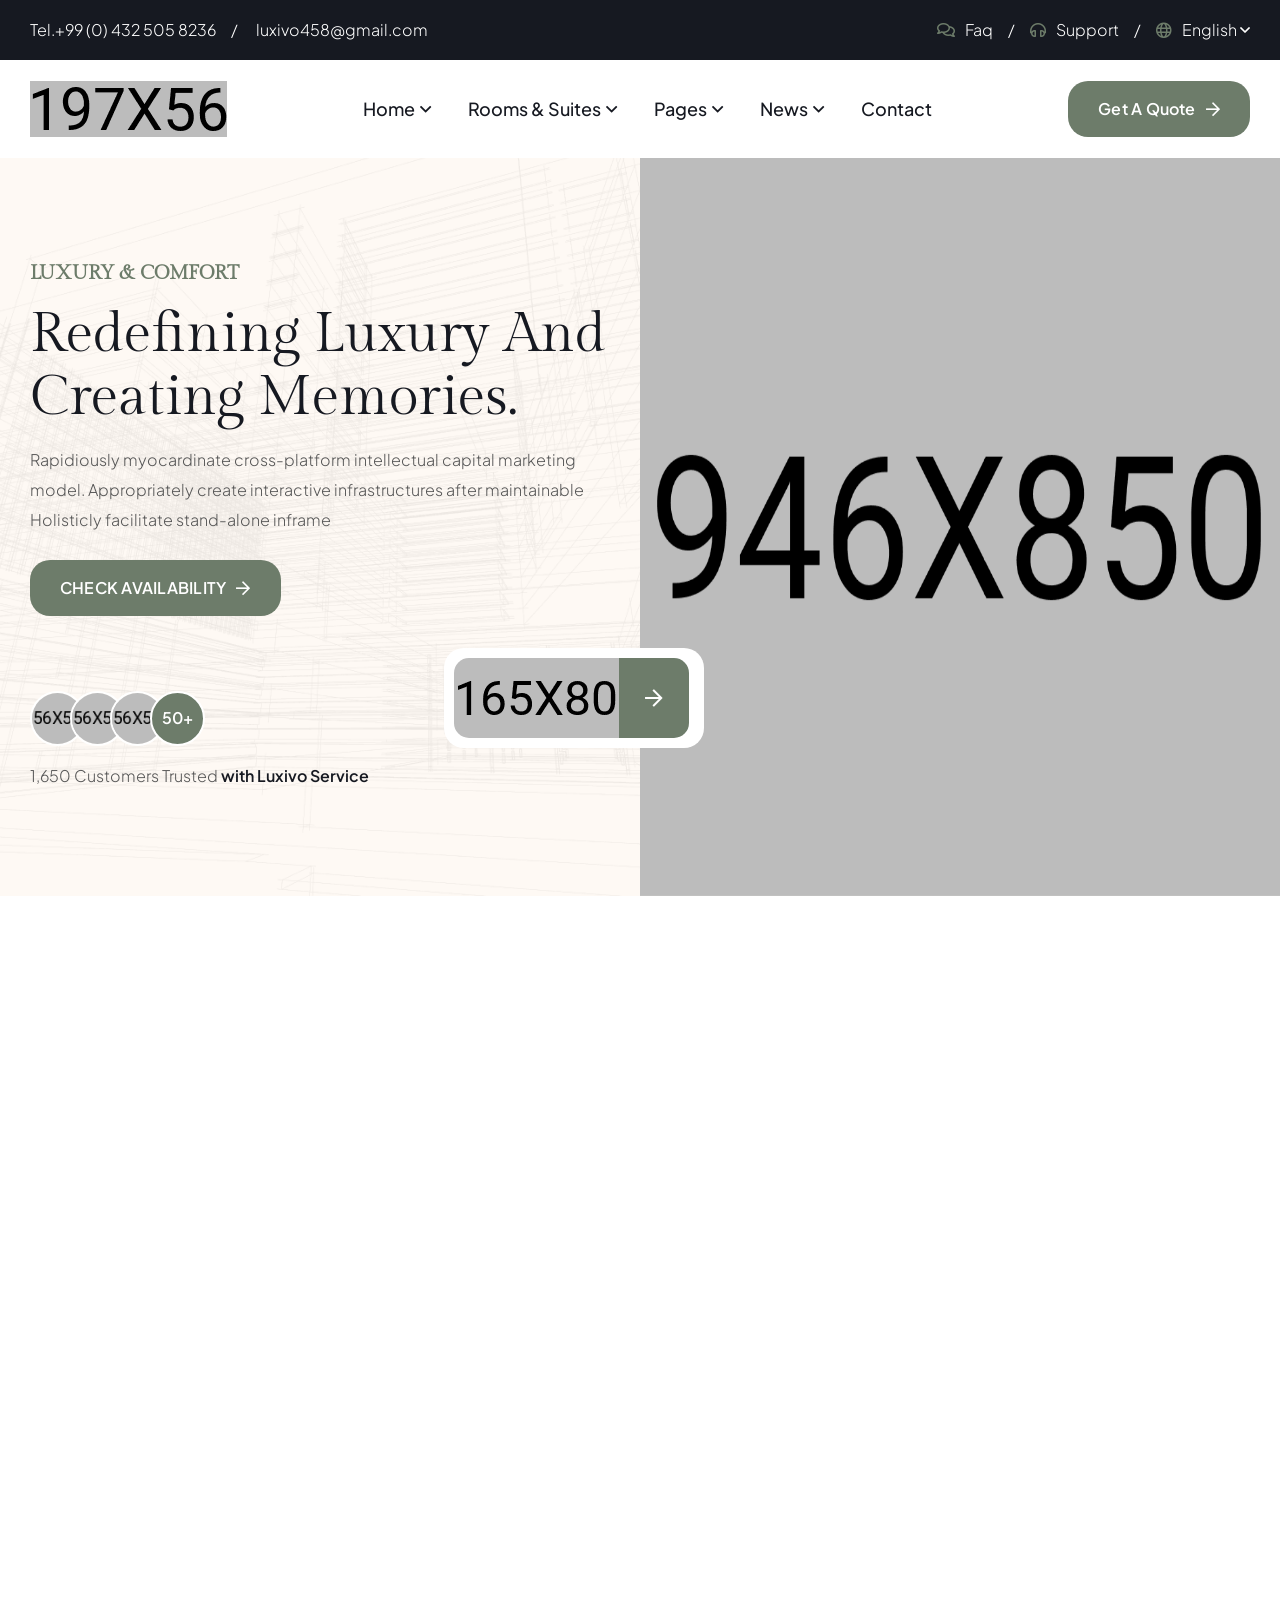
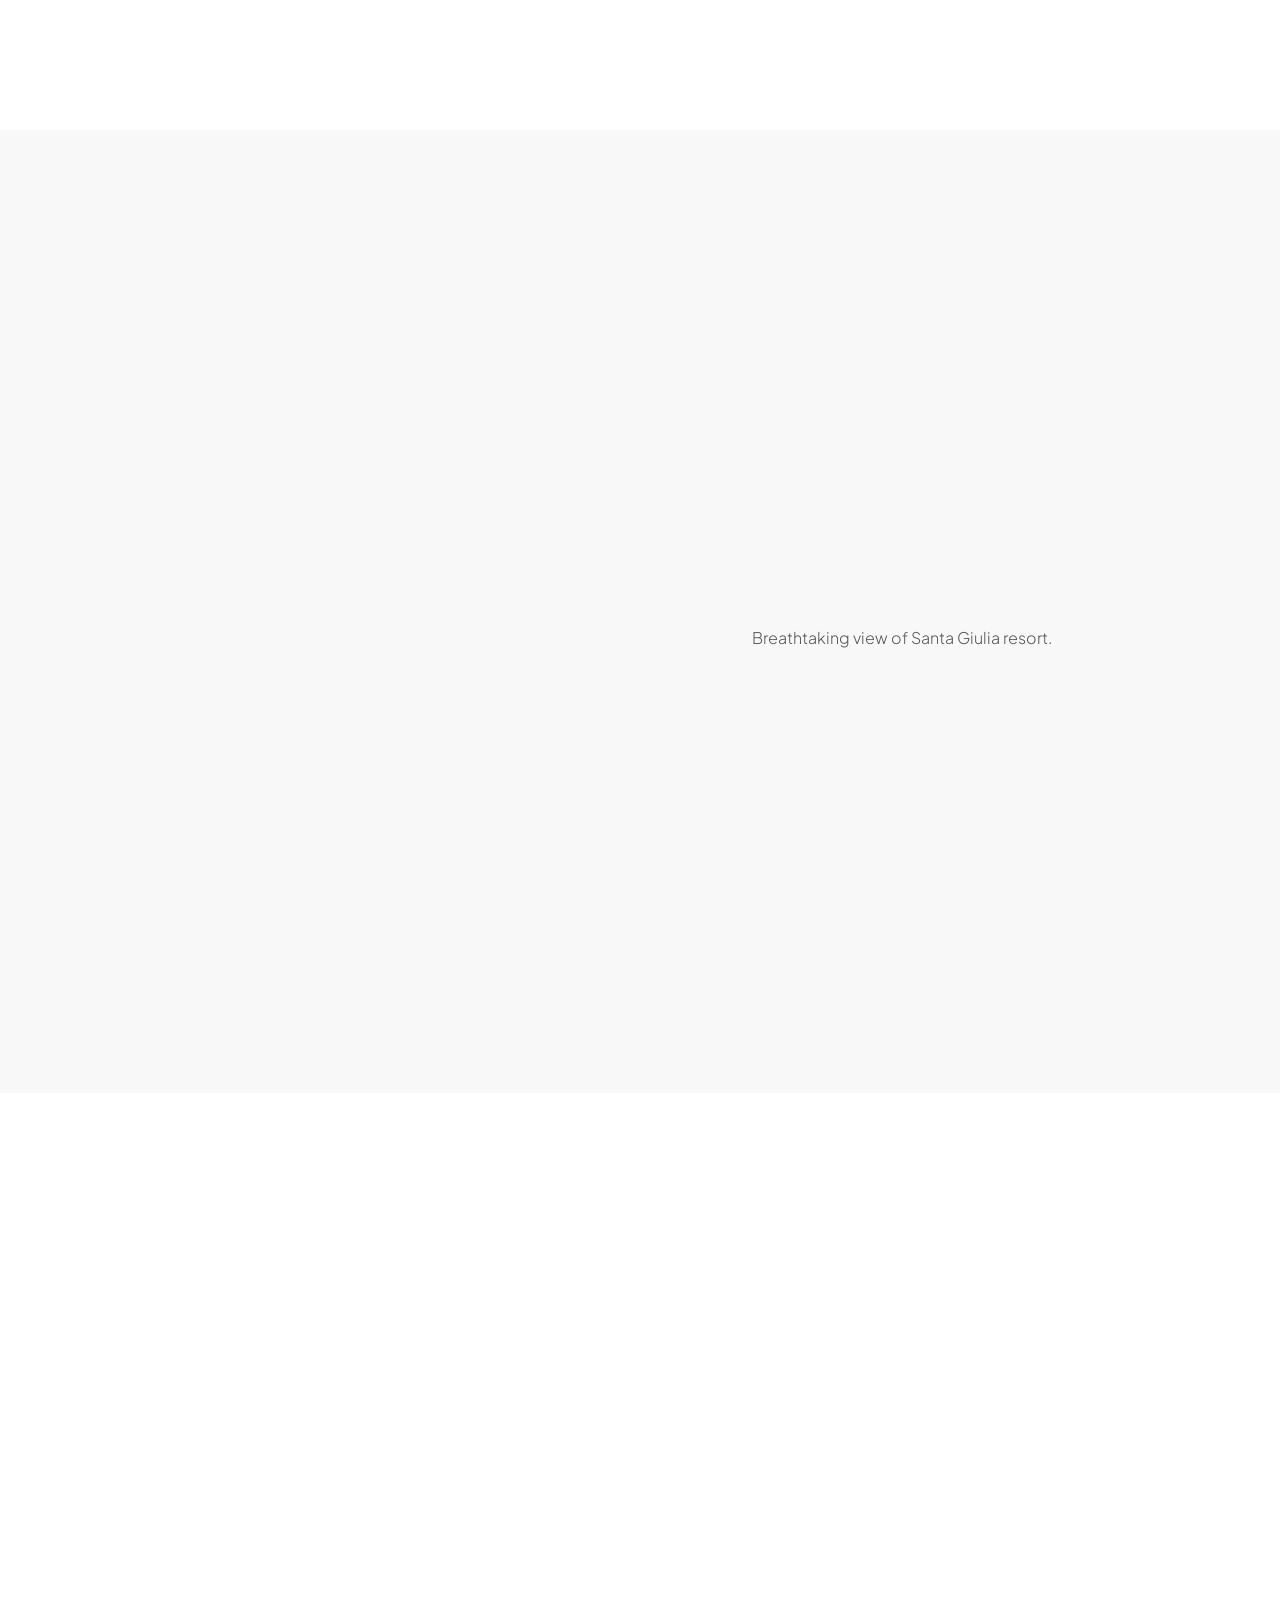
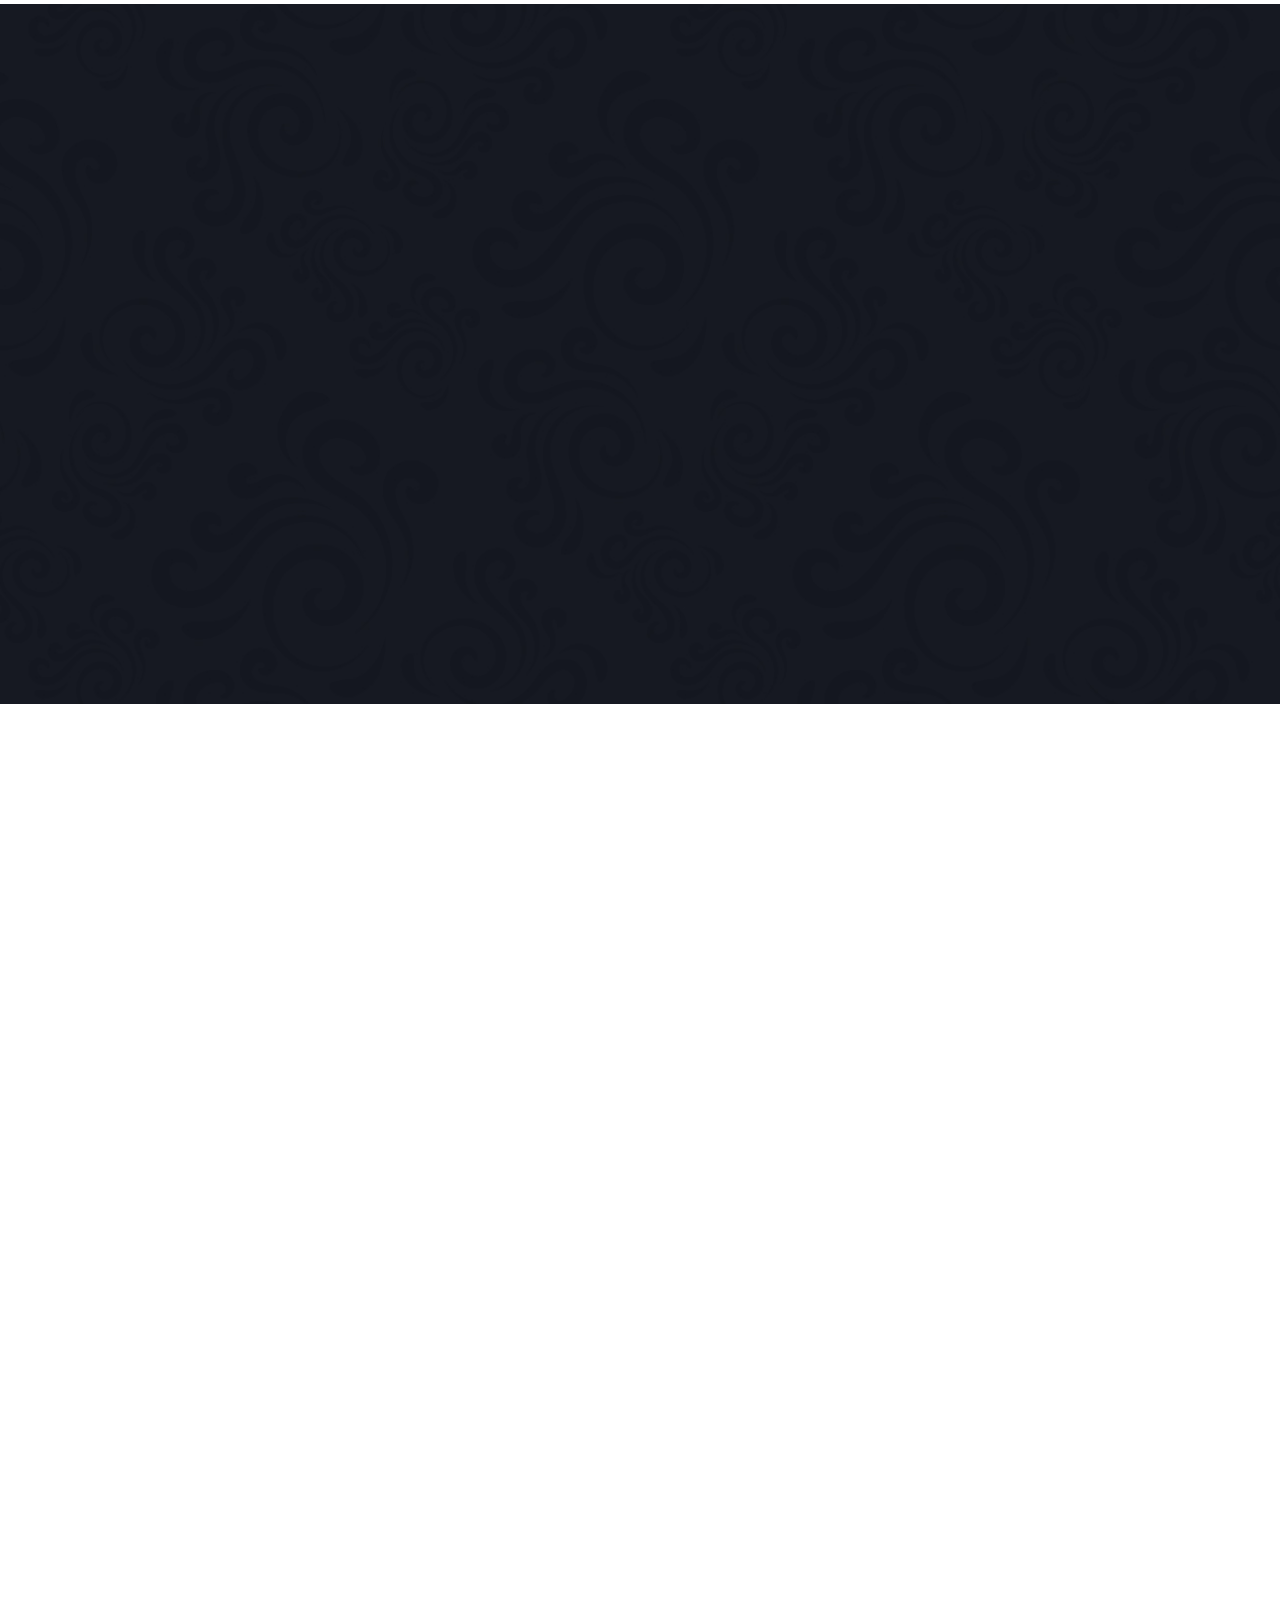
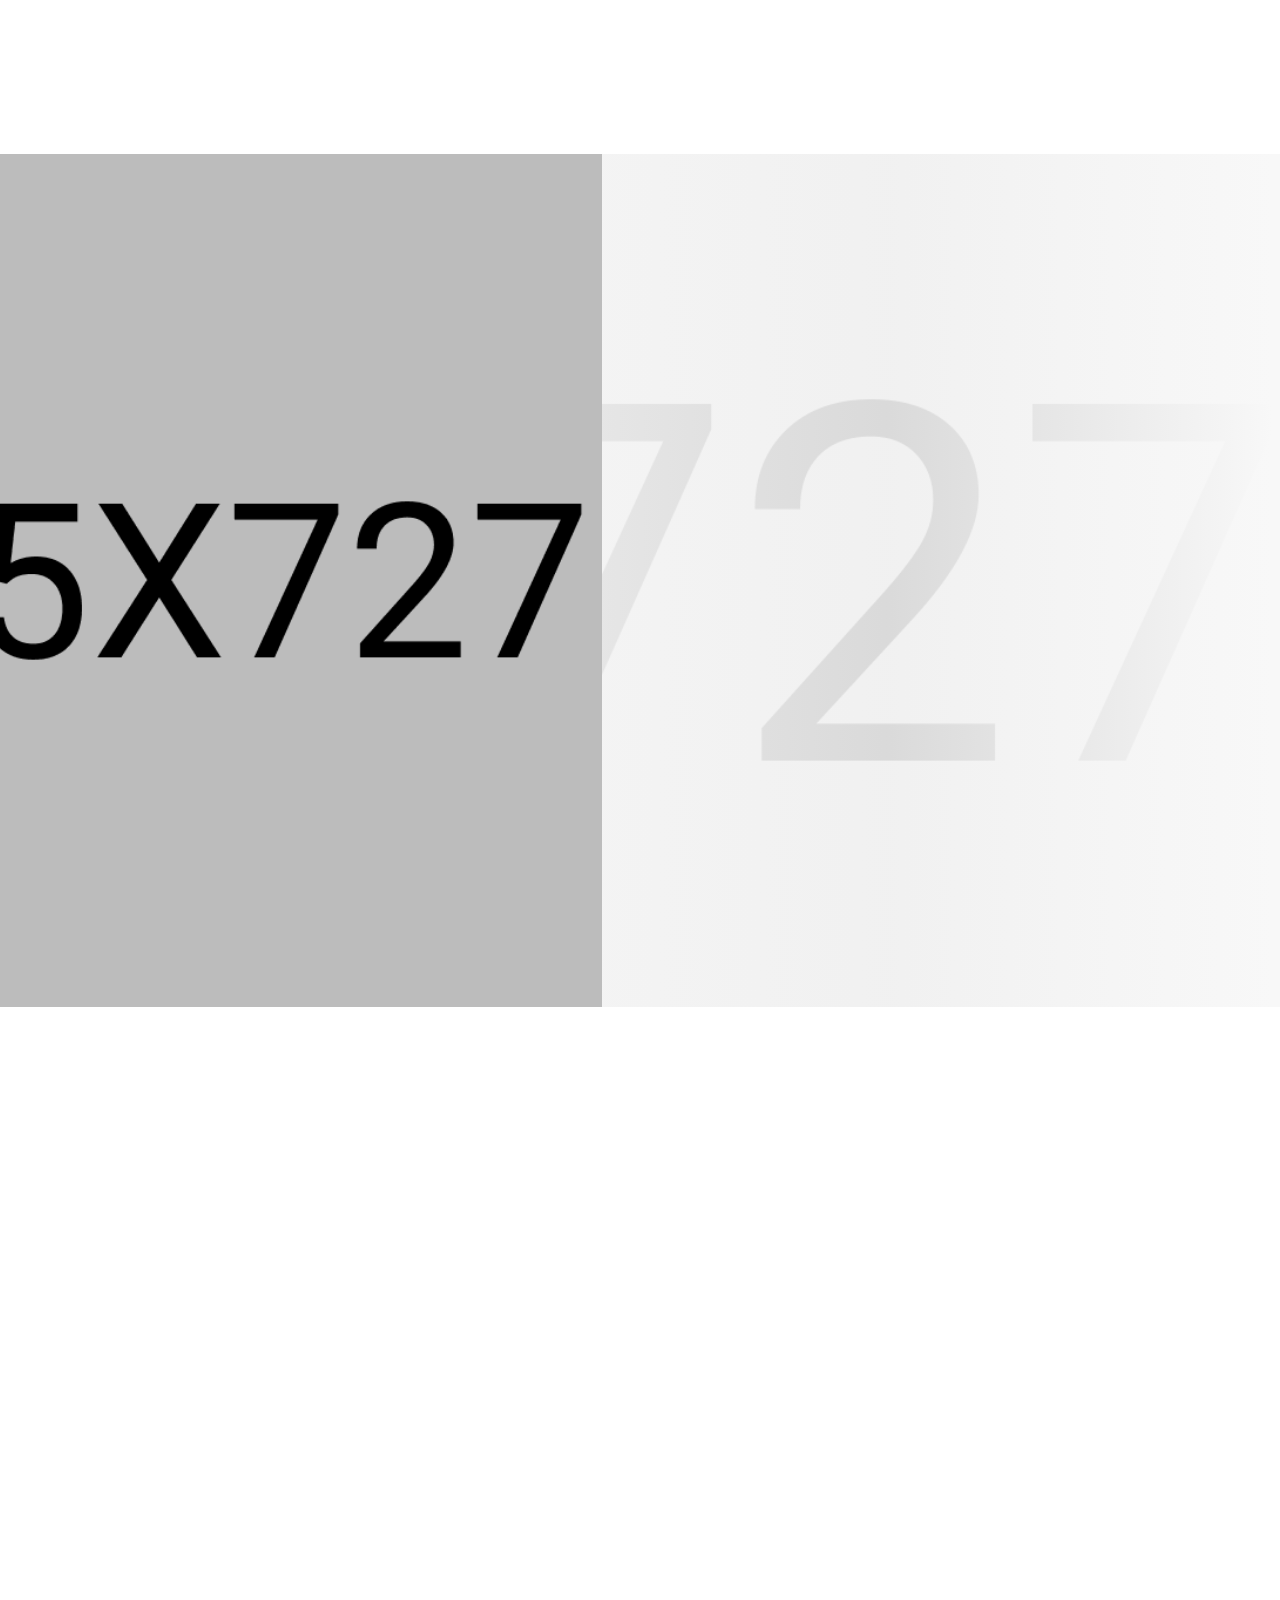
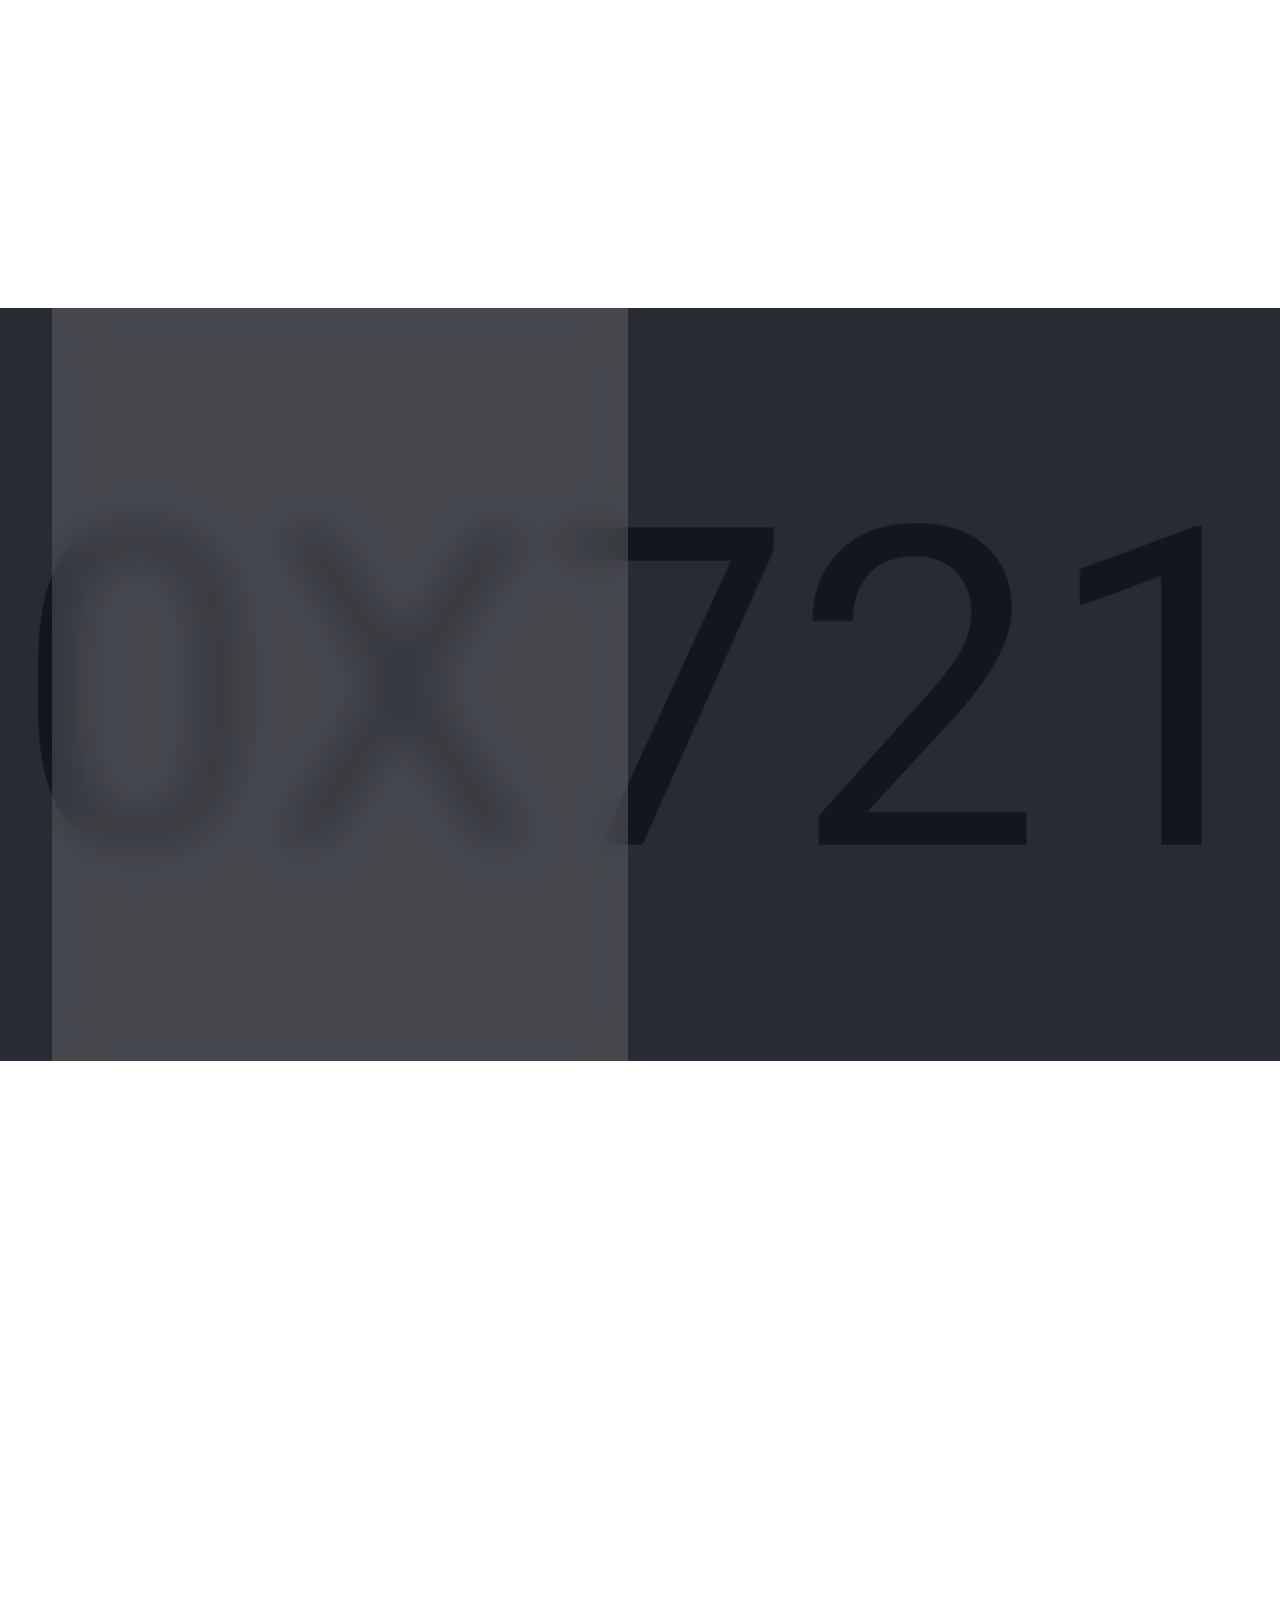
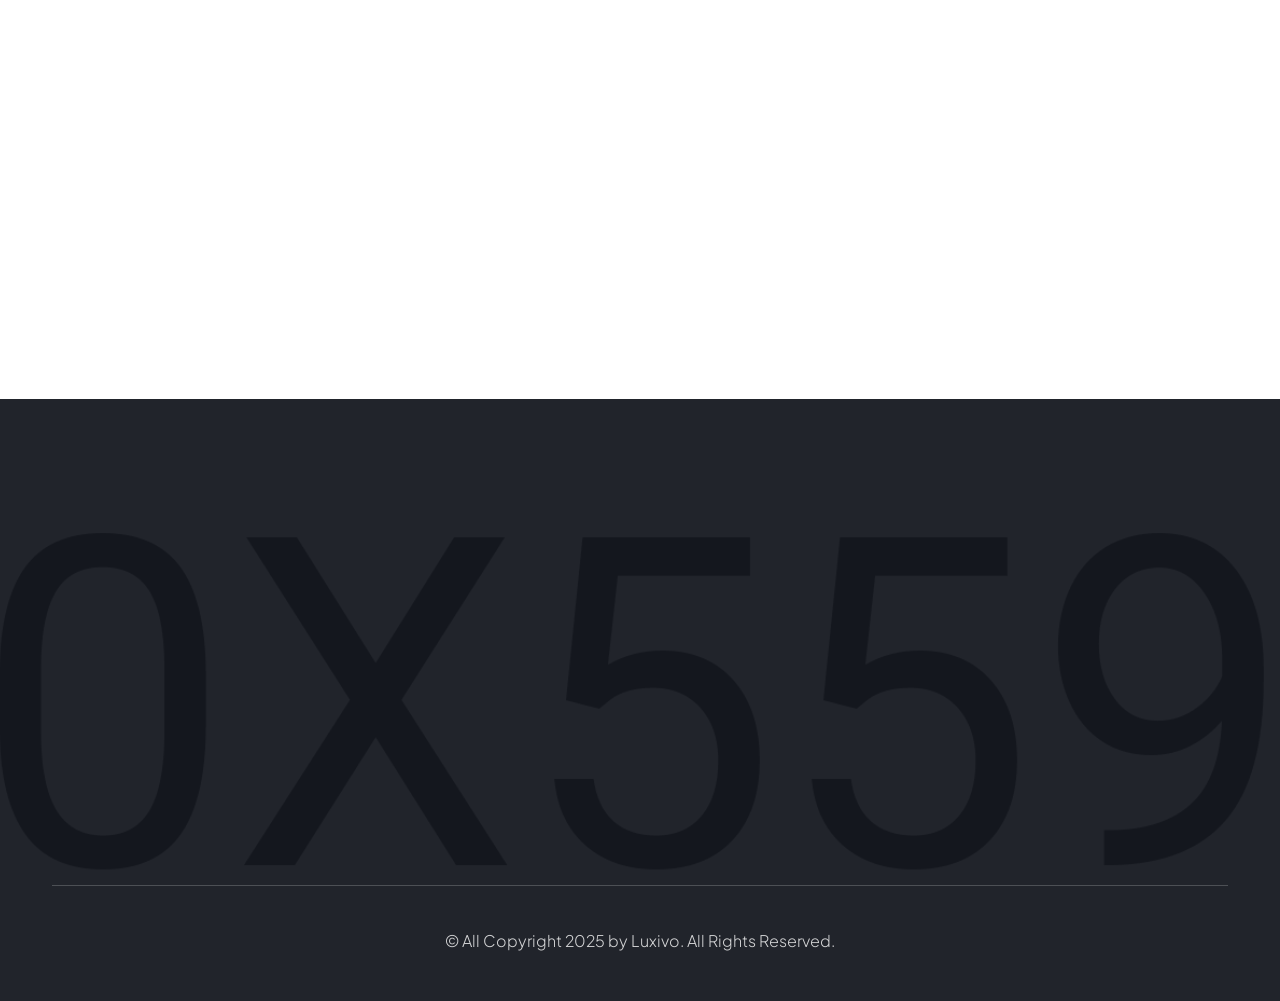
<file: index-3.html>
<!DOCTYPE html>
<html lang="zxx">
    <head>
        <!--====== Required meta tags ======-->
        <meta charset="utf-8">
        <meta http-equiv="x-ua-compatible" content="ie=edge">
        <meta name="description" content="Hotel, Resort, Rooms">
        <meta name="viewport" content="width=device-width, initial-scale=1, shrink-to-fit=no">
        <!--====== Title ======-->
        <title>Luxivo - Hotel & Resort Booking HTML5 Template</title>
        <!--====== Favicon Icon ======-->
        <link rel="shortcut icon" href="assets/images/favicon.png" type="image/png">
        <!--====== Google Fonts ======-->
        <link href="https://fonts.googleapis.com/css2?family=Gilda+Display&family=Plus+Jakarta+Sans:ital,wght@0,200..800;1,200..800&display=swap" rel="stylesheet">
        <!--====== FontAwesome css ======-->
        <link rel="stylesheet" href="assets/fonts/fontawesome/css/all.min.css">
        <!--====== Bootstrap css ======-->
        <link rel="stylesheet" href="assets/css/plugins/bootstrap.min.css">
        <!--====== Slick-popup css ======-->
        <link rel="stylesheet" href="assets/css/plugins/slick.css">
        <!--====== Magnific-popup css ======-->
        <link rel="stylesheet" href="assets/css/plugins/magnific-popup.css">
        <!--====== Nice Select css ======-->
        <link rel="stylesheet" href="assets/css/plugins/nice-select.css">
        <!--====== Aos css ======-->
        <link rel="stylesheet" href="assets/css/plugins/aos.css">
        <!--====== Default css ======-->
        <link rel="stylesheet" href="assets/css/spacings.css">
        <!--====== Default css ======-->
        <link rel="stylesheet" href="assets/css/style.css">
    </head>
    <body>
        <!--====== Start Preloader ======-->
        <div class="preloader">
            <div class="loading-wrapper">
                <div class="loading"></div>
                <div id="loading-icon"><img src="assets/images/loader.png" alt="loader"></div>
            </div>
        </div><!--====== End Preloader ======-->
        <!--====== Start Overlay ======-->
        <div class="offcanvas__overlay"></div>
        <!--=== Start  Header Area  ===-->
        <header class="header-area header-two">
            <!--====  Header Top Bar  ===-->
            <div class="header-top-bar d-none d-lg-block">
                <div class="container-fluid">
                    <div class="row">
                        <div class="col-lg-6">
                            <div class="top-left">
                                <span><a href="tel:+99(0)4325058236">Tel.+99 (0) 432 505 8236</a></span>
                                <span><a href="mailto:luxivo458@gmail.com">luxivo458@gmail.com</a></span>
                            </div>
                        </div>
                        <div class="col-lg-6">
                            <div class="top-right">
                                <span><i class="far fa-comments"></i>Faq</span>
                                <span><i class="far fa-headphones"></i>Support</span>
                                <div class="luxivo-language-dropdown">
                                    <a href="javascript:void(0)"><i class="far fa-globe"></i>English <i class="far fa-angle-down"></i></a>
                                    <ul class="dropdown">
                                        <li>
                                            <a href="javascript:void(0)">English</a>
                                        </li>
                                        <li>
                                            <a href="javascript:void(0)">Russian</a>
                                        </li>
                                        <li>
                                            <a href="javascript:void(0)">French</a>
                                        </li>
                                    </ul> 
                                </div>
                            </div>
                        </div>
                    </div>
                </div>
            </div>
            <!--====  Header Navigation  ===-->
            <div class="header-navigation">
                <div class="container-fluid">
                    <!--====  Primary Menu  ===-->
                    <div class="primary-menu">
                        <!--====  Site Branding  ===-->
                        <div class="site-branding">
                            <a href="index.html" class="brand-logo"><img src="assets/images/logo/logo-main.png" alt="Brand Logo"></a>
                        </div>
                        <!--=== Main Menu ===-->
                        <div class="theme-nav-menu">
                            <!--=== Menu Top ===-->
                            <div class="theme-menu-top d-block d-xl-none">
                                <div class="site-branding">
                                    <a href="index.html" class="brand-logo"><img src="assets/images/logo/logo-main.png" alt="Brand Logo"></a>
                                </div>
                            </div>
                            <!--=== Main Menu ===-->
                            <nav class="main-menu">
                                <ul>
                                    <li class="menu-item has-children"><a href="index.html">Home</a>
                                        <ul class="sub-menu">
                                            <li><a href="index.html">Home One</a></li>
                                            <li><a href="index-2.html">Home Two</a></li>
                                            <li><a href="index-3.html">Home Three</a></li>
                                        </ul>
                                    </li>
                                    <li class="menu-item has-children"><a href="#">Rooms & Suites</a>
                                        <ul class="sub-menu">
                                            <li><a href="rooms.html">Rooms Grid</a></li>
                                            <li><a href="rooms-2.html">Rooms List</a></li>
                                            <li><a href="room-details.html">Room Details</a></li>
                                        </ul>
                                    </li>
                                    <li class="menu-item has-children"><a href="#">Pages</a>
                                        <ul class="sub-menu">
                                            <li><a href="about.html">About Us</a></li>
                                            <li><a href="services.html">Services</a>
                                                <ul class="sub-menu">
                                                    <li><a href="services.html">Services</a></li>
                                                    <li><a href="service-details.html">Service Details</a></li>
                                                </ul>
                                            </li>
                                            <li><a href="offer.html">Offers</a></li>
                                            <li><a href="offer-details.html">Offer Details</a></li>
                                            <li><a href="gallery.html">Our Gallery</a></li>
                                            <li><a href="team.html">Our Team</a></li>
                                            <li><a href="team-details.html">Team Details</a></li>
                                            <li><a href="pricing.html">Pricing</a></li>
                                            <li><a href="faqs.html">Faqs</a></li>
                                            <li><a href="404.html">404</a></li>
                                        </ul>
                                    </li>
                                    <li class="menu-item has-children"><a href="#">News</a>
                                        <ul class="sub-menu">
                                            <li><a href="blog-grid.html">Blog Grid</a></li>
                                            <li><a href="blog-standard.html">Blog Standard</a></li>
                                            <li><a href="blog-details.html">Blog Details</a></li>
                                        </ul>
                                    </li>
                                    <li class="menu-item"><a href="contact.html">Contact</a></li>
                                </ul>
                            </nav>
                            <!--=== Nav Button ===-->
                            <div class="theme-nav-button mt-20 d-block d-md-none">
                                <a href="contact.html" class="theme-btn style-one">Get A Quote<i class="far fa-arrow-right"></i></a>
                            </div>
                            <!--===  Menu Bottom ===-->
                            <div class="theme-menu-bottom mt-50 d-block d-xl-none">
                                <h5>Follow Us</h5>
                                <ul class="social-link">
                                    <li><a href="#"><i class="fab fa-facebook-f"></i></a></li>
                                    <li><a href="#"><i class="fab fa-twitter"></i></a></li>
                                    <li><a href="#"><i class="fab fa-linkedin-in"></i></a></li>
                                    <li><a href="#"><i class="fab fa-youtube"></i></a></li>
                                </ul>
                            </div>
                        </div>
                        <!--=== Header Nav Right ===-->
                        <div class="nav-right-item">
                            <div class="nav-button d-none d-md-block">
                                <a href="contact.html" class="theme-btn style-one">Get A Quote<i class="far fa-arrow-right"></i></a>
                            </div>
                            <div class="navbar-toggler">
                                <span></span>
                                <span></span>
                                <span></span>
                            </div>
                        </div>
                    </div>
                </div>
            </div>    
        </header><!--=== End  Header Area  ===-->
        <main>
            <!--======  Start Hero Section  ======-->
            <section class="luxivo-hero">
                <div class="luxivo-hero_three">
                    <div class="hero-bg bg_cover" data-src="assets/images/home-three/hero/hero-bg.png"></div>
                    <!-- Hero Image Slider -->
                    <div class="hero-image-slider">
                        <div class="single-image-slide">
                            <img src="assets/images/home-three/hero/hero-img1.jpg" alt="">
                        </div>
                        <div class="single-image-slide">
                            <img src="assets/images/home-three/hero/hero-img2.jpg" alt="">
                        </div>
                        <div class="single-image-slide">
                            <img src="assets/images/home-three/hero/hero-img3.jpg" alt="">
                        </div>
                    </div>
                    <!-- Hero Thumb Slider -->
                    <div class="hero-thumb-wrapper">
                        <div class="hero-thumb-slider">
                            <div class="single-thumb-image">
                                <img src="assets/images/home-three/hero/hero-img-thumb.jpg" alt="hero thumb image">
                            </div>
                            <div class="single-thumb-image">
                                <img src="assets/images/home-three/hero/hero-img-thumb2.jpg" alt="hero thumb image">
                            </div>
                            <div class="single-thumb-image">
                                <img src="assets/images/home-three/hero/hero-img-thumb3.jpg" alt="hero thumb image">
                            </div>
                        </div>
                        <div class="hero-thumb-arrow"></div>
                    </div>
                    <div class="container-fluid">
                        <div class="row justify-content-center justify-content-xl-start">
                            <div class="col-xl-6 col-lg-8 col-md-10">
                                <!-- Hero Content -->
                                <div class="hero-content">
                                    <span class="sub-title" data-aos="fade-up" data-aos-duration="2000">Luxury & comfort</span>
                                    <h1 data-aos="fade-up" data-aos-duration="2400">Redefining Luxury And Creating Memories.</h1>
                                    <p data-aos="fade-up" data-aos-duration="2600">Rapidiously myocardinate cross-platform intellectual capital marketing model. Appropriately create interactive infrastructures after maintainable Holisticly facilitate stand-alone inframe</p>
                                    <div class="luxivo-button mb-75" data-aos="fade-up" data-aos-duration="2800">
                                        <a href="contact.html" class="theme-btn style-one">CHECK AVAILABILITY <i class="far fa-arrow-right"></i></a>
                                    </div>
                                    <div class="luxivo-avatar-box" data-aos="fade-up" data-aos-duration="3000">
                                        <div class="avatar-list">
                                            <ul>
                                                <li><img src="assets/images/home-three/hero/avatar-img1.jpg" alt="avatar"></li>
                                                <li><img src="assets/images/home-three/hero/avatar-img2.jpg" alt="avatar"></li>
                                                <li><img src="assets/images/home-three/hero/avatar-img3.jpg" alt="avatar"></li>
                                                <li><span>50+</span></li>
                                            </ul>
                                        </div>
                                        <p>1,650 Customers Trusted <span>with Luxivo Service</span></p>
                                    </div>
                                </div>
                            </div>
                        </div>
                    </div>
                </div>
            </section><!--======  End Hero Section  ======-->
            <!--======  Start Service Section  ======-->
            <section class="luxivo-service_three pt-115 pb-80">
                <div class="container">
                    <div class="row justify-content-center">
                        <div class="col-lg-8">
                            <!-- Section Title -->
                            <div class="section-title text-center mb-45">
                                <span class="line d-block mb-10" data-aos="fade-up" data-aos-duration="800"><img src="assets/images/home-one/gallery/d-line.png" alt="line"></span>
                                <span class="sub-title" data-aos="fade-up" data-aos-duration="800">Hotel Service & Facilities</span>
                                <h2 data-aos="fade-up" data-aos-duration="1000">Our Comfortable Service</h2>
                            </div>
                        </div>
                    </div>
                    <div class="row justify-content-center">
                        <div class="col-xl-4 col-md-6">
                            <!-- Luxivo Service Item -->
                            <div class="luxivo-service-item style-one mb-40" data-aos="fade-up" data-aos-duration="800">
                                <div class="service-content">
                                    <div class="icon-title-wrap">
                                        <div class="icon">
                                            <img src="assets/images/home-three/icon/icon1.png" alt="icon">
                                        </div>
                                        <h4>Spa & Massage</h4>
                                    </div>
                                </div>
                                <div class="service-thumbnail">
                                    <img src="assets/images/home-three/service/service-img1.jpg" alt="service image">
                                </div>
                            </div>
                        </div>
                        <div class="col-xl-4 col-md-6">
                            <!-- Luxivo Service Item -->
                            <div class="luxivo-service-item style-one mb-40" data-aos="fade-up" data-aos-duration="1000">
                                <div class="service-content">
                                    <div class="icon-title-wrap">
                                        <div class="icon">
                                            <img src="assets/images/home-three/icon/icon2.png" alt="icon">
                                        </div>
                                        <h4>Gym Training Center</h4>
                                    </div>
                                </div>
                                <div class="service-thumbnail">
                                    <img src="assets/images/home-three/service/service-img2.jpg" alt="service image">
                                </div>
                            </div>
                        </div>
                        <div class="col-xl-4 col-md-6">
                            <!-- Luxivo Service Item -->
                            <div class="luxivo-service-item style-one mb-40" data-aos="fade-up" data-aos-duration="1200">
                                <div class="service-content">
                                    <div class="icon-title-wrap">
                                        <div class="icon">
                                            <img src="assets/images/home-three/icon/icon3.png" alt="icon">
                                        </div>
                                        <h4>Restaurant & Bar</h4>
                                    </div>
                                </div>
                                <div class="service-thumbnail">
                                    <img src="assets/images/home-three/service/service-img3.jpg" alt="service image">
                                </div>
                            </div>
                        </div>
                    </div>
                </div>
            </section><!--======  End Service Section  ======-->
            <!--======  Start About Section  ======-->
            <section class="luxivo-about_three pt-115 pb-120">
                <div class="container">
                    <div class="row">
                        <div class="col-xl-7">
                            <!-- Section Title -->
                            <div class="section-title mb-30">
                                <span class="line d-block mb-10" data-aos="fade-up" data-aos-duration="800"><img src="assets/images/home-one/gallery/d-line.png" alt="line"></span>
                                <span class="sub-title" data-aos="fade-up" data-aos-duration="800">How We Are Unique</span>
                                <h2 data-aos="fade-up" data-aos-duration="1000">Take a break at one of the world's luxury Hotel.</h2>
                            </div>
                            <!-- Luxivo Content Wrapper -->
                            <div class="luxivo-content-wrapper mb-5 mb-xl-0">
                                <div class="luxivo-image-box" data-aos="fade-up" data-aos-duration="800">
                                    <img src="assets/images/home-three/about/about-img1.jpg" class="mb-25" alt="about">
                                    <p data-aos="fade-up" data-aos-duration="800">Young woman traveler relaxing and enjoying the beach view by a tropical resort pool </p>
                                </div>
                                <div class="luxivo-content-box">
                                    <p data-aos="fade-up" data-aos-duration="800">Immerse yourself in luxury and freshness with stunning ocean views and beach just a few steps away. Enjoy the sweet breath of the sea with elegant and luxurious rooms, opposite the beach voted by Forbes magazine </p>
                                    <div class="luxivo-iconic-left-box style-four mb-30" data-aos="fade-up" data-aos-duration="1000">
                                        <div class="content">
                                            <h5><img src="assets/images/home-three/icon/icon4.png" alt="icon">Private Beach Access</h5>
                                            <p>Indulge in holistic spa therapies and yoga sessions with world-class instructors.</p>
                                        </div>
                                    </div>
                                    <div class="luxivo-iconic-left-box style-four mb-30" data-aos="fade-up" data-aos-duration="1200">
                                        <div class="content">
                                            <h5><img src="assets/images/home-three/icon/icon5.png" alt="icon">Exclusive Wellness Retreats</h5>
                                            <p>Indulge in holistic spa therapies and yoga sessions with world-class instructors.</p>
                                        </div>
                                    </div>
                                    <div class="luxivo-button" data-aos="fade-up" data-aos-duration="1400">
                                        <a href="about.html" class="theme-btn style-one">EXPLORE NOW <i class="far fa-arrow-right"></i></a>
                                    </div>
                                </div>
                            </div>
                        </div>
                        <div class="col-xl-5">
                            <!-- Luxivo image -->
                            <div class="luxivo-image mb-40" data-aos="fade-up" data-aos-duration="800">
                                <img src="assets/images/home-three/about/about-img2.png" alt="about image">
                            </div>
                            <p class="mb-40">Breathtaking view of Santa Giulia resort.</p>
                            <!-- Counter Wrapper -->
                            <div class="counter-wrapper" data-aos="fade-up" data-aos-duration="1000">
                                <div class="row">
                                    <div class="col-4 item-column">
                                        <div class="luxivo-counter-item style-two">
                                            <div class="content">
                                                <h2><span class="counter">235</span>+</h2>
                                                <h5>Luxury Rooms</h5>
                                            </div>
                                        </div>
                                    </div>
                                    <div class="col-4 item-column">
                                        <!-- Counter Item -->
                                        <div class="luxivo-counter-item style-two">
                                            <div class="content">
                                                <h2><span class="counter">4.9</span>+</h2>
                                                <h5>Guest Rating</h5>
                                            </div>
                                        </div>
                                    </div>
                                    <div class="col-4 item-column">
                                        <div class="luxivo-counter-item style-two">
                                            <div class="content">
                                                <h2><span class="counter">130</span>k+</h2>
                                                <h5>Clients Happy</h5>
                                            </div>
                                        </div>
                                    </div>
                                </div>
                            </div>
                        </div>
                    </div>
                </div>
            </section><!--======  End About Section  ======-->
            <!--======  Start Room Section  ======-->
            <section class="luxivo-room-sec pt-120">
                <div class="container">
                    <div class="row">
                        <div class="col-lg-12">
                            <!-- Luxivo Room Wrapper -->
                            <div class="luxivo-room-wrapper">
                                <!-- Luxivo Room Item -->
                                <div class="luxivo-room-item style-three mb-120">
                                    <div class="row">
                                        <div class="col-lg-7">
                                            <div class="room-image">
                                                <img src="assets/images/home-three/room/room-1_1.jpg" class="image-sm" data-aos="fade-up" data-aos-duration="800" alt="room image">
                                                <img src="assets/images/home-three/room/room-1_2.jpg" class="image-big" data-aos="fade-down" data-aos-duration="1000" alt="room image">
                                            </div>
                                        </div>
                                        <div class="col-lg-5">
                                            <div class="room-content" data-aos="fade-up" data-aos-duration="1000">
                                                <span class="sub-title">01. Ocean & Beach</span>
                                                <h3 class="title"><a href="room-details.html">Seaside Escape Room</a></h3>
                                                <p>Recently refurbished in an individual and elegant style, enjoy the comfort of a luxurious Corrib Room. </p>
                                                <div class="price"><span>From</span>$250<span>/Per Night</span></div>
                                                <div class="row">
                                                    <div class="col-md-6">
                                                        <div class="luxivo-iconic-left-box style-six mb-30">
                                                            <div class="icon">
                                                                <img src="assets/images/home-three/icon/icon6.png" alt="icon">
                                                            </div>
                                                            <div class="content">
                                                                <h4>Free Wi-Fi</h4>
                                                            </div>
                                                        </div>
                                                    </div>
                                                    <div class="col-md-6">
                                                        <div class="luxivo-iconic-left-box style-six mb-30">
                                                            <div class="icon">
                                                                <img src="assets/images/home-three/icon/icon7.png" alt="icon">
                                                            </div>
                                                            <div class="content">
                                                                <h4>Mini Bar</h4>
                                                            </div>
                                                        </div>
                                                    </div>
                                                    <div class="col-md-6">
                                                        <div class="luxivo-iconic-left-box style-six mb-30">
                                                            <div class="icon">
                                                                <img src="assets/images/home-three/icon/icon8.png" alt="icon">
                                                            </div>
                                                            <div class="content">
                                                                <h4>Smart TV</h4>
                                                            </div>
                                                        </div>
                                                    </div>
                                                    <div class="col-md-6">
                                                        <div class="luxivo-iconic-left-box style-six mb-30">
                                                            <div class="icon">
                                                                <img src="assets/images/home-three/icon/icon9.png" alt="icon">
                                                            </div>
                                                            <div class="content">
                                                                <h4>Jacuzzi</h4>
                                                            </div>
                                                        </div>
                                                    </div>
                                                </div>
                                                <a href="room-details.html" class="theme-btn style-two">BOOK NOW <i class="far fa-arrow-right"></i></a>
                                            </div>
                                        </div>
                                    </div>
                                </div>
                                <!-- Luxivo Room Item -->
                                <div class="luxivo-room-item style-three mb-120">
                                    <div class="row">
                                        <div class="col-lg-7">
                                            <div class="room-image">
                                                <img src="assets/images/home-three/room/room-2_1.jpg" class="image-sm" data-aos="fade-up" data-aos-duration="800" alt="room image">
                                                <img src="assets/images/home-three/room/room-2_2.jpg" class="image-big" data-aos="fade-down" data-aos-duration="1000" alt="room image">
                                            </div>
                                        </div>
                                        <div class="col-lg-5">
                                            <div class="room-content" data-aos="fade-up" data-aos-duration="1000">
                                                <span class="sub-title">02.Nature & Garden</span>
                                                <h3 class="title"><a href="room-details.html">Tropical Garden Room</a></h3>
                                                <p>Recently refurbished in an individual and elegant style, enjoy the comfort of a luxurious Corrib Room. </p>
                                                <div class="price"><span>From</span>$250<span>/Per Night</span></div>
                                                <div class="row">
                                                    <div class="col-md-6">
                                                        <div class="luxivo-iconic-left-box style-six mb-30">
                                                            <div class="icon">
                                                                <img src="assets/images/home-three/icon/icon6.png" alt="icon">
                                                            </div>
                                                            <div class="content">
                                                                <h4>Free Wi-Fi</h4>
                                                            </div>
                                                        </div>
                                                    </div>
                                                    <div class="col-md-6">
                                                        <div class="luxivo-iconic-left-box style-six mb-30">
                                                            <div class="icon">
                                                                <img src="assets/images/home-three/icon/icon7.png" alt="icon">
                                                            </div>
                                                            <div class="content">
                                                                <h4>Mini Bar</h4>
                                                            </div>
                                                        </div>
                                                    </div>
                                                    <div class="col-md-6">
                                                        <div class="luxivo-iconic-left-box style-six mb-30">
                                                            <div class="icon">
                                                                <img src="assets/images/home-three/icon/icon8.png" alt="icon">
                                                            </div>
                                                            <div class="content">
                                                                <h4>Smart TV</h4>
                                                            </div>
                                                        </div>
                                                    </div>
                                                    <div class="col-md-6">
                                                        <div class="luxivo-iconic-left-box style-six mb-30">
                                                            <div class="icon">
                                                                <img src="assets/images/home-three/icon/icon9.png" alt="icon">
                                                            </div>
                                                            <div class="content">
                                                                <h4>Jacuzzi</h4>
                                                            </div>
                                                        </div>
                                                    </div>
                                                </div>
                                                <a href="room-details.html" class="theme-btn style-two">BOOK NOW <i class="far fa-arrow-right"></i></a>
                                            </div>
                                        </div>
                                    </div>
                                </div>
                                <!-- Luxivo Room Item -->
                                <div class="luxivo-room-item style-three mb-120">
                                    <div class="row">
                                        <div class="col-lg-7">
                                            <div class="room-image">
                                                <img src="assets/images/home-three/room/room-3_1.jpg" class="image-sm" data-aos="fade-up" data-aos-duration="800" alt="room image">
                                                <img src="assets/images/home-three/room/room-3_2.jpg" class="image-big" data-aos="fade-down" data-aos-duration="1000" alt="room image">
                                            </div>
                                        </div>
                                        <div class="col-lg-5">
                                            <div class="room-content" data-aos="fade-up" data-aos-duration="1000">
                                                <span class="sub-title">03.Luxury & Romance</span>
                                                <h3 class="title"><a href="room-details.html">Royal Prestige Suite</a></h3>
                                                <p>Recently refurbished in an individual and elegant style, enjoy the comfort of a luxurious Corrib Room. </p>
                                                <div class="price"><span>From</span>$250<span>/Per Night</span></div>
                                                <div class="row">
                                                    <div class="col-md-6">
                                                        <div class="luxivo-iconic-left-box style-six mb-30">
                                                            <div class="icon">
                                                                <img src="assets/images/home-three/icon/icon6.png" alt="icon">
                                                            </div>
                                                            <div class="content">
                                                                <h4>Free Wi-Fi</h4>
                                                            </div>
                                                        </div>
                                                    </div>
                                                    <div class="col-md-6">
                                                        <div class="luxivo-iconic-left-box style-six mb-30">
                                                            <div class="icon">
                                                                <img src="assets/images/home-three/icon/icon7.png" alt="icon">
                                                            </div>
                                                            <div class="content">
                                                                <h4>Mini Bar</h4>
                                                            </div>
                                                        </div>
                                                    </div>
                                                    <div class="col-md-6">
                                                        <div class="luxivo-iconic-left-box style-six mb-30">
                                                            <div class="icon">
                                                                <img src="assets/images/home-three/icon/icon8.png" alt="icon">
                                                            </div>
                                                            <div class="content">
                                                                <h4>Smart TV</h4>
                                                            </div>
                                                        </div>
                                                    </div>
                                                    <div class="col-md-6">
                                                        <div class="luxivo-iconic-left-box style-six mb-30">
                                                            <div class="icon">
                                                                <img src="assets/images/home-three/icon/icon9.png" alt="icon">
                                                            </div>
                                                            <div class="content">
                                                                <h4>Jacuzzi</h4>
                                                            </div>
                                                        </div>
                                                    </div>
                                                </div>
                                                <a href="room-details.html" class="theme-btn style-two">BOOK NOW <i class="far fa-arrow-right"></i></a>
                                            </div>
                                        </div>
                                    </div>
                                </div>
                            </div>
                        </div>                                
                    </div>
                </div>
            </section><!--======  End Room Section  ======-->
            <!--======  Start Apartment Section  ======-->
            <section class="luxivo-apartment-sec pt-120">
                <div class="apartment-bg bg_cover" data-src="assets/images/home-three/gallery/apart-bg.png"></div>
                <div class="container">
                    <div class="row pb-120">
                        <div class="col-xl-4 col-lg-12">
                            <!-- Section Title -->
                            <div class="section-title text-white mb-80 text-center text-xl-start">
                                <span class="line d-block mb-10" data-aos="fade-up" data-aos-duration="800"><img src="assets/images/home-one/gallery/d-line.png" alt="line"></span>
                                <span class="sub-title" data-aos="fade-up" data-aos-duration="800">Luxury at Every Corner</span>
                                <h2 data-aos="fade-up" data-aos-duration="1000">Indulge in World Class Comforts</h2>
                            </div>
                            <!-- Luxivo Button -->
                            <div class="luxivo-button text-center text-xl-start mb-5 mb-xl-0" data-aos="fade-up" data-aos-duration="1200">
                                <a href="about.html" class="theme-btn style-one">EXPLORE NOW<i class="far fa-arrow-right"></i></a>
                            </div>
                        </div>
                        <div class="col-xl-4 col-lg-6">
                            <!-- Luxivo Content Box -->
                            <div class="luxivo-content-box text-white mt-4 text-center text-lg-start mb-5 mb-lg-0" data-aos="fade-up" data-aos-duration="1400">
                                <p>Experience the epitome of comfort and convenience with our in house amenities. From a state of the art fitness center to a serene rooftop garden, our home is designed to cater to your every need.</p>
                                <div class="features-list">
                                    <h5>Apartment Amenities</h5>
                                    <ul>
                                        <li><img src="assets/images/home-three/icon/icon10.png" alt="icon"></li>
                                        <li><img src="assets/images/home-three/icon/icon11.png" alt="icon"></li>
                                        <li><img src="assets/images/home-three/icon/icon12.png" alt="icon"></li>
                                        <li><img src="assets/images/home-three/icon/icon13.png" alt="icon"></li>
                                        <li><img src="assets/images/home-three/icon/icon14.png" alt="icon"></li>
                                        <li><img src="assets/images/home-three/icon/icon15.png" alt="icon"></li>
                                    </ul>
                                </div>
                            </div>
                        </div>
                        <div class="col-xl-4 col-lg-6">
                            <!-- Luxivo Image -->
                            <div class="luxivo-image" data-aos="fade-up" data-aos-duration="1600">
                                <img src="assets/images/home-three/gallery/apart-img.jpg" alt="image">
                            </div>
                        </div>
                    </div>
                    <!-- Features Slider -->
                    <div class="features-slider-two" data-aos="fade-up" data-aos-duration="1700">
                        <div class="luxivo-feature-card">
                            <div class="thumbnail">
                                <img src="assets/images/home-three/gallery/apart-img1.jpg" alt="image">
                            </div>
                            <div class="content">
                                <h3 class="title">Gym Training Center</h3>
                            </div>
                        </div>
                        <div class="luxivo-feature-card">
                            <div class="thumbnail">
                                <img src="assets/images/home-three/gallery/apart-img2.jpg" alt="image">
                            </div>
                            <div class="content">
                                <h3 class="title">Swimming Pool</h3>
                            </div>
                        </div>
                        <div class="luxivo-feature-card">
                            <div class="thumbnail">
                                <img src="assets/images/home-three/gallery/apart-img3.jpg" alt="image">
                            </div>
                            <div class="content">
                                <h3 class="title">Wedding & Meeting</h3>
                            </div>
                        </div>
                    </div>
                </div>
            </section><!--======  End Apartment Section  ======-->
            <!--======  End Offer Section  ======-->
            <section class="luxivo-offer-sec pt-120 pb-105">
                <div class="container">
                    <div class="row align-items-center">
                        <div class="col-xl-5 col-lg-6">
                            <!-- Luxivo Content Box -->
                            <div class="luxivo-content-box mb-5 mb-lg-0">
                                <div class="section-title">
                                    <span class="line d-block mb-10" data-aos="fade-up" data-aos-duration="800"><img src="assets/images/home-one/gallery/d-line.png" alt="line"></span>
                                    <span class="sub-title" data-aos="fade-up" data-aos-duration="800">Exclusive offers</span>
                                    <h2 data-aos="fade-up" data-aos-duration="1000">50% off first booking check available</h2>
                                </div>
                                <ul class="check-list style-one" data-aos="fade-up" data-aos-duration="1200">
                                    <li><i class="fas fa-badge-check"></i>Untere Mattenstrasse 12-14, 3920 Zermatt</li>
                                    <li><i class="fas fa-badge-check"></i><a href="mailto:luxivo@gmail.com">luxivo@gmail.com</a></li>
                                    <li><i class="fas fa-badge-check"></i><a href="tel:+99(0)4325058236">+99 (0) 432 505 8236</a></li>
                                </ul>
                            </div>
                        </div>
                        <div class="col-xl-3 d-none d-xl-block">
                            <!-- Luxivo Image -->
                            <div class="luxivo-image" data-aos="fade-up" data-aos-duration="800">
                                <img src="assets/images/home-three/gallery/offer-img1.jpg" alt="offer image">
                            </div>
                        </div>
                        <div class="col-xl-4 col-lg-6">
                            <!-- Luxivo Content Item -->
                            <div class="luxivo-content-item-list ps-lg-4">
                                <div class="luxivo-content-item mb-40" data-aos="fade-up" data-aos-duration="800">
                                    <div class="content">
                                        <h5>BEST PRICE GUARANTEE</h5>
                                        <p>Direct Booking Discount – Save Up to 45% Now!</p>
                                    </div>
                                </div>
                                <div class="luxivo-content-item mb-40" data-aos="fade-up" data-aos-duration="1000">
                                    <div class="content">
                                        <h5>PRIORITY FOR ROOM UPGRADE</h5>
                                        <p>You will be upgraded and lowered your for free within 24 hours from the of booking!</p>
                                    </div>
                                </div>
                                <div class="luxivo-content-item mb-40" data-aos="fade-up" data-aos-duration="1200">
                                    <div class="content">
                                        <h5>PRIORITY FOR ROOM UPGRADE</h5>
                                        <p>Enjoy dining at special prices for direct bookings room (excluding buffets)</p>
                                    </div>
                                </div>
                            </div>
                        </div>
                    </div>
                </div>
            </section><!--======  End Offer Section  ======-->
            <!--======  Start Testimonial Section  ======-->
            <section class="luxivo-testimonial_three bg_cover pt-120 pb-120" data-src="assets/images/home-three/testimonial/testimonial-bg.jpg">
                <div class="testimonial-left-bg bg_cover" data-src="assets/images/home-three/testimonial/testimonial-bg2.jpg"></div>
                <div class="container">
                    <div class="row justify-content-start justify-content-xl-end">
                        <div class="col-xl-6 col-lg-10">
                            <!-- Section Title -->
                            <div class="section-title mb-55">
                                <span class="line d-block mb-10" data-aos="fade-up" data-aos-duration="800"><img src="assets/images/home-one/gallery/d-line.png" alt="line"></span>
                                <span class="sub-title" data-aos="fade-up" data-aos-duration="800">Testimonial</span>
                                <h2 data-aos="fade-up" data-aos-duration="1000">Authentic Reviews from Happy Customers</h2>
                            </div>
                            <div class="testimonial-wrapper" data-aos="fade-up" data-aos-duration="1200">
                                <!-- Testimonial Slider -->
                                <div class="testimonial-slider-three">
                                    <!-- Luxivo Testimonial Item -->
                                    <div class="luxivo-testimonial-item style-two">
                                        <div class="testimonial-content">
                                            <div class="ratings-quote-wrap">
                                                <div class="quote">
                                                    <i class="fas fa-quote-left"></i>
                                                </div>
                                                <div class="ratings">
                                                    <i class="fas fa-star"></i>
                                                    <i class="fas fa-star"></i>
                                                    <i class="fas fa-star"></i>
                                                    <i class="fas fa-star"></i>
                                                    <i class="fas fa-star"></i>
                                                </div>
                                            </div>
                                            <p>"I was here for a conference, but it felt more like a vacation. The meeting facilities were top notch, and I still had time to relax by the pool. Best business trip ever!"</p>
                                            <div class="author-thumb-item">
                                                <div class="author-thumb">
                                                    <img src="assets/images/home-one/testimonial/author-img1.jpg" alt="author image">
                                                </div>
                                                <div class="author-info">
                                                    <h5>Brooklyn Simmons</h5>
                                                    <span class="position">CEO,AB Tech</span>
                                                </div>
                                            </div>
                                        </div>
                                    </div>
                                    <!-- Luxivo Testimonial Item -->
                                    <div class="luxivo-testimonial-item style-two">
                                        <div class="testimonial-content">
                                            <div class="ratings-quote-wrap">
                                                <div class="quote">
                                                    <i class="fas fa-quote-left"></i>
                                                </div>
                                                <div class="ratings">
                                                    <i class="fas fa-star"></i>
                                                    <i class="fas fa-star"></i>
                                                    <i class="fas fa-star"></i>
                                                    <i class="fas fa-star"></i>
                                                    <i class="fas fa-star"></i>
                                                </div>
                                            </div>
                                            <p>"I was here for a conference, but it felt more like a vacation. The meeting facilities were top notch, and I still had time to relax by the pool. Best business trip ever!"</p>
                                            <div class="author-thumb-item">
                                                <div class="author-thumb">
                                                    <img src="assets/images/home-one/testimonial/author-img2.jpg" alt="author image">
                                                </div>
                                                <div class="author-info">
                                                    <h5>Sarah Taylor</h5>
                                                    <span class="position">CEO,AB Tech</span>
                                                </div>
                                            </div>
                                        </div>
                                    </div>
                                    <!-- Luxivo Testimonial Item -->
                                    <div class="luxivo-testimonial-item style-two">
                                        <div class="testimonial-content">
                                            <div class="ratings-quote-wrap">
                                                <div class="quote">
                                                    <i class="fas fa-quote-left"></i>
                                                </div>
                                                <div class="ratings">
                                                    <i class="fas fa-star"></i>
                                                    <i class="fas fa-star"></i>
                                                    <i class="fas fa-star"></i>
                                                    <i class="fas fa-star"></i>
                                                    <i class="fas fa-star"></i>
                                                </div>
                                            </div>
                                            <p>"I was here for a conference, but it felt more like a vacation. The meeting facilities were top notch, and I still had time to relax by the pool. Best business trip ever!"</p>
                                            <div class="author-thumb-item">
                                                <div class="author-thumb">
                                                    <img src="assets/images/home-one/testimonial/author-img3.jpg" alt="author image">
                                                </div>
                                                <div class="author-info">
                                                    <h5>Amanda Nicole</h5>
                                                    <span class="position">CEO,AB Tech</span>
                                                </div>
                                            </div>
                                        </div>
                                    </div>
                                </div>
                            </div>
                        </div>
                    </div>
                </div>
            </section><!--======  End Testimonial Section  ======-->
            <!--======  Start Faq Section  ======-->
            <section class="luxivo-faq_two pb-120 pt-120">
                <div class="container">
                    <div class="row justify-content-center">
                        <div class="col-xl-5 col-md-10">
                            <!-- Luxivo Image -->
                            <div class="luxivo-image mb-5 mb-xl-0" data-aos="fade-up" data-aos-duration="800">
                                <img src="assets/images/home-three/gallery/faq-img1.jpg" alt="faq image">
                                <div class="luxivo-contact-info-box" data-aos="fade-up" data-aos-duration="1000">
                                    <div class="content">
                                        <h4>24/7 Room Services</h4>
                                        <ul class="check-list style-one">
                                            <li><i class="far fa-globe"></i>Global Escapes</li>
                                            <li><i class="far fa-bed"></i>Executive Room </li>
                                            <li><i class="far fa-bed-alt"></i>Twin Room</li>
                                        </ul>
                                    </div>
                                </div>
                            </div>
                        </div>
                        <div class="col-xl-7 col-md-10">
                            <!-- Luxivo Content Box -->
                            <div class="luxivo-content-box mb-5 mb-xl-0">
                                <!-- Section Title -->
                                <div class="section-title mb-55">
                                    <span class="line d-block mb-10" data-aos="fade-up" data-aos-duration="800"><img src="assets/images/home-one/gallery/d-line.png" alt="line"></span>
                                    <span class="sub-title" data-aos="fade-up" data-aos-duration="800">Quick Answers</span>
                                    <h2 data-aos="fade-up" data-aos-duration="1000">Everything You Need to Know</h2>
                                </div>
                                <!-- Accordion -->
                                <div class="accordion" id="accordionOne" data-aos="fade-up" data-aos-duration="1200">
                                    <!-- Accordion Card -->
                                    <div class="accordion-card style-two mb-30">
                                        <div class="accordion-header">
                                            <h5 class="accordion-title" data-bs-toggle="collapse" data-bs-target="#collapse1" aria-expanded="true">
                                                What time is check-in and check-out?
                                            </h5>
                                        </div>
                                        <div id="collapse1" class="accordion-collapse collapse show" data-bs-parent="#accordionOne">
                                            <div class="accordion-content">
                                                <p>Check-in is from 2:00 PM, and check-out is until 11:00 AM. Early check-in or late check-out is available upon request and subject to availability.</p>
                                            </div>
                                        </div>
                                    </div>
                                    <!-- Accordion Card -->
                                    <div class="accordion-card style-two mb-30">
                                        <div class="accordion-header">
                                            <h5 class="accordion-title" data-bs-toggle="collapse" data-bs-target="#collapse2" aria-expanded="false">
                                                Is breakfast included in the room rate?
                                            </h5>
                                        </div>
                                        <div id="collapse2" class="accordion-collapse collapse" data-bs-parent="#accordionOne">
                                            <div class="accordion-content">
                                                <p>Check-in is from 2:00 PM, and check-out is until 11:00 AM. Early check-in or late check-out is available upon request and subject to availability.</p>
                                            </div>
                                        </div>
                                    </div>
                                    <!-- Accordion Card -->
                                    <div class="accordion-card style-two mb-30">
                                        <div class="accordion-header">
                                            <h5 class="accordion-title" data-bs-toggle="collapse" data-bs-target="#collapse3" aria-expanded="false">
                                                What activities are available at the resort?
                                            </h5>
                                        </div>
                                        <div id="collapse3" class="accordion-collapse collapse" data-bs-parent="#accordionOne">
                                            <div class="accordion-content">
                                                <p>Check-in is from 2:00 PM, and check-out is until 11:00 AM. Early check-in or late check-out is available upon request and subject to availability.</p>
                                            </div>
                                        </div>
                                    </div>
                                    <!-- Accordion Card -->
                                    <div class="accordion-card style-two mb-30">
                                        <div class="accordion-header">
                                            <h5 class="accordion-title" data-bs-toggle="collapse" data-bs-target="#collapse4" aria-expanded="false">
                                                Can I cancel or change my booking?
                                            </h5>
                                        </div>
                                        <div id="collapse4" class="accordion-collapse collapse" data-bs-parent="#accordionOne">
                                            <div class="accordion-content">
                                                <p>Check-in is from 2:00 PM, and check-out is until 11:00 AM. Early check-in or late check-out is available upon request and subject to availability.</p>
                                            </div>
                                        </div>
                                    </div>
                                </div>
                            </div>
                        </div>
                    </div>
                </div>
            </section><!--======  End Faq Section  ======-->
            <!--======  Start Contact Section  ======-->
            <section class="luxivo-contact_two bg_cover" data-src="assets/images/home-three/contact/contact-bg.jpg">
                <div class="container">
                    <div class="row align-items-center">
                        <div class="col-xl-6">
                            <!-- Contact Wrapper -->
                            <div class="contact-wrapper">
                                <!-- Section Title -->
                                <div class="section-title text-white">
                                    <span class="line d-block mb-10" data-aos="fade-up" data-aos-duration="800"><img src="assets/images/home-one/gallery/d-line.png" alt="line"></span>
                                    <span class="sub-title" data-aos="fade-up" data-aos-duration="800">Contact us</span>
                                    <h2 data-aos="fade-up" data-aos-duration="1000">Get in Touch with us anywhere</h2>
                                </div>
                                <!-- Booking Form -->
                                <form class="booking-form" data-aos="fade-up" data-aos-duration="1200">
                                    <div class="row">
                                        <div class="col-lg-6">
                                            <div class="form-group">
                                                <label>Check In</label>
                                                <input type="date" class="form_control" name="CheckIn" required>
                                            </div>
                                        </div>
                                        <div class="col-lg-6">
                                            <div class="form-group">
                                                <label>Check Out</label>
                                                <input type="date" class="form_control" name="CheckOut" required>
                                            </div>
                                        </div>
                                        <div class="col-lg-6">
                                            <div class="form-group">
                                                <label>Rooms</label>
                                                <select class="wide">
                                                    <option value="01">01 Rooms</option>
                                                    <option value="01">02 Rooms</option>
                                                    <option value="01">03 Rooms</option>
                                                    <option value="01">04 Rooms</option>
                                                </select>
                                            </div>
                                        </div>
                                        <div class="col-lg-6">
                                            <div class="form-group">
                                                <label>Guests</label>
                                                <select class="wide">
                                                    <option value="01">02 Adults, 0 Child</option>
                                                    <option value="01">02 Adults, 1 Child</option>
                                                    <option value="01">04 Adults, 2 Child</option>
                                                    <option value="01">06 Adults, 0 Child</option>
                                                </select>
                                            </div>
                                        </div>
                                        <div class="col-lg-12">
                                            <div class="form-group">
                                                <button class="theme-btn style-one">CHECK AVAILABILITY <i class="far fa-arrow-right"></i></button>
                                            </div>
                                        </div>
                                    </div>
                                </form>
                            </div>
                        </div>
                        <div class="col-xl-6">
                            <!-- Map Box -->
                            <div class="map-box mt-5 mt-xl-0" data-aos="fade-up" data-aos-duration="1000">
                                <iframe src="https://www.google.com/maps/embed?pb=!1m10!1m8!1m3!1d96777.16150026117!2d-74.00840582560909!3d40.71171357405996!3m2!1i1024!2i768!4f13.1!5e0!3m2!1sen!2sbd!4v1706508986625!5m2!1sen!2sbd" loading="lazy">
                                </iframe>
                            </div>
                        </div>
                    </div>
                </div>
            </section><!--======  End Contact Section  ======-->
            <!--======  Start Blogs Section  ======-->
            <section class="luxivo-blogs-sec pt-115 pb-80">
                <div class="container">
                    <div class="row justify-content-center">
                        <div class="col-xl-7">
                            <!-- Section Title -->
                            <div class="section-title text-center mb-55">
                                <span class="line d-block mb-10" data-aos="fade-up" data-aos-duration="800"><img src="assets/images/home-one/gallery/d-line.png" alt="line"></span>
                                <span class="sub-title" data-aos="fade-up" data-aos-duration="800">NEWS & BLOG</span>
                                <h2 data-aos="fade-up" data-aos-duration="1000">Check Our Latest Blog Post</h2>
                            </div>
                        </div>
                    </div>
                    <div class="row justify-content-center">
                        <div class="col-lg-4 col-md-6 col-sm-6">
                            <!-- Luxivo Blog Post -->
                            <div class="luxivo-blog-post-item style-one mb-40" data-aos="fade-up" data-aos-duration="800">
                                <div class="post-thumbnail">
                                    <img src="assets/images/home-three/blog/blog-img1.jpg" alt="blog image">
                                </div>
                                <div class="post-content">
                                    <div class="post-meta">
                                        <span><i class="far fa-user"></i>By<a href="#">Admin</a></span>
                                        <span><i class="far fa-comments"></i><a href="#">(03) Comments</a></span>
                                    </div>
                                    <h4><a href="blog-details.html">Infrastructures with a network constantly intersect.</a></h4>
                                    <a href="blog-details.html" class="theme-btn style-two">Read More<i class="far fa-arrow-right"></i></a>
                                </div>
                            </div>
                        </div>
                        <div class="col-lg-4 col-md-6 col-sm-6">
                            <!-- Luxivo Blog Post -->
                            <div class="luxivo-blog-post-item style-one mb-40" data-aos="fade-up" data-aos-duration="1000">
                                <div class="post-thumbnail">
                                    <img src="assets/images/home-three/blog/blog-img2.jpg" alt="blog image">
                                </div>
                                <div class="post-content">
                                    <div class="post-meta">
                                        <span><i class="far fa-user"></i>By<a href="#">Admin</a></span>
                                        <span><i class="far fa-comments"></i><a href="#">(03) Comments</a></span>
                                    </div>
                                    <h4><a href="blog-details.html">Inside the Luxury What Makes Our Hotel Unique.</a></h4>
                                    <a href="blog-details.html" class="theme-btn style-two">Read More<i class="far fa-arrow-right"></i></a>
                                </div>
                            </div>
                        </div>
                        <div class="col-lg-4 col-md-6 col-sm-6">
                            <!-- Luxivo Blog Post -->
                            <div class="luxivo-blog-post-item style-one mb-40" data-aos="fade-up" data-aos-duration="1200">
                                <div class="post-thumbnail">
                                    <img src="assets/images/home-three/blog/blog-img3.jpg" alt="blog image">
                                </div>
                                <div class="post-content">
                                    <div class="post-meta">
                                        <span><i class="far fa-user"></i>By<a href="#">Admin</a></span>
                                        <span><i class="far fa-comments"></i><a href="#">(03) Comments</a></span>
                                    </div>
                                    <h4><a href="blog-details.html">Start resources appropriately using line metrics.</a></h4>
                                    <a href="blog-details.html" class="theme-btn style-two">Read More<i class="far fa-arrow-right"></i></a>
                                </div>
                            </div>
                        </div>
                    </div>
                </div>
            </section><!--======  End Blogs Section  ======-->
        </main>
        <!--======  Start Footer  ======-->
        <footer class="footer-v3 bg_cover pt-100" data-src="assets/images/home-three/footer/footer-bg.jpg">
            <div class="container">
                <!--=== Footer Widget Area ===-->
                <div class="footer-widget-are pb-55">
                    <div class="row justify-content-center">
                        <div class="col-xl-4 col-md-6 col-sm-12 order-1">
                            <!--=== Footer Widget ===-->
                            <div class="footer-widget footer-about-widget mb-40" data-aos="fade-up" data-aos-duration="800">
                                <div class="widget-content">
                                    <div class="footer-logo mb-30">
                                        <img src="assets/images/logo/logo-white.png" alt="Logo White">
                                    </div>
                                    <p>Conveniently fashion market positioning readiness before sticky communities. Assertively matrix multif sources through team building</p>
                                    <div class="social-box">
                                        <h5>Follow Us On :</h5>
                                        <a href="#"><i class="fab fa-facebook-f"></i></a>
                                        <a href="#"><i class="fab fa-twitter"></i></a>
                                        <a href="#"><i class="fab fa-instagram"></i></a>
                                        <a href="#"><i class="fab fa-linkedin-in"></i></a>
                                    </div>
                                </div>
                            </div>
                        </div>
                        <div class="col-xl-5 col-sm-12 order-3 order-xl-2">
                            <div class="row">
                                <div class="col-lg-6">
                                    <!--=== Footer Widget ===-->
                                    <div class="footer-widget footer-nav-widget mb-40" data-aos="fade-up" data-aos-duration="1000">
                                        <div class="widget-content">
                                            <h4 class="widget-title">Quick Links</h4>
                                            <ul class="widget-nav">
                                                <li><a href="about.html">About Hotel</a></li>
                                                <li><a href="rooms.html">Rooms & Suites</a></li>
                                                <li><a href="services.html">Services</a></li>
                                                <li><a href="blog-grid.html">News & media</a></li>
                                                <li><a href="team.html">Our Team</a></li>
                                                <li><a href="contact.html">Contact</a></li>
                                            </ul>
                                        </div>
                                    </div>
                                </div>
                                <div class="col-lg-6">
                                    <!--=== Footer Widget ===-->
                                    <div class="footer-widget footer-nav-widget mb-40" data-aos="fade-up" data-aos-duration="1000">
                                        <div class="widget-content">
                                            <h4 class="widget-title">Useful Links</h4>
                                            <ul class="widget-nav">
                                                <li><a href="rooms.html">Rooms & Suites</a></li>
                                                <li><a href="offer.html">Offers</a></li>
                                                <li><a href="team.html">Team</a></li>
                                                <li><a href="gallery.html">Gallery</a></li>
                                                <li><a href="pricing.html">Pricing</a></li>
                                                <li><a href="faqs.html">FAQ’s</a></li>
                                            </ul>
                                        </div>
                                    </div>
                                </div>
                            </div>
                        </div>
                        <div class="col-xl-3 col-md-6 col-sm-12 order-2 order-xl-3">
                            <!--=== Footer Widget ===-->
                            <div class="footer-widget footer-contact-widget mb-40" data-aos="fade-up" data-aos-duration="1400">
                                <div class="widget-content">
                                    <h4 class="widget-title">Recent Post</h4>
                                    <div class="luxivo-info-box style-two">
                                        <div class="icon">
                                            <i class="far fa-map-marker-alt"></i>
                                        </div>
                                        <div class="info">
                                            <p>9550 Bolsa Ave #126, USA</p>
                                        </div>
                                    </div>
                                    <div class="luxivo-info-box style-two">
                                        <div class="icon">
                                            <i class="far fa-envelope"></i>
                                        </div>
                                        <div class="info">
                                            <p><a href="mailto:info@touron.com">info@touron.com</a></p>
                                        </div>
                                    </div>
                                    <div class="luxivo-info-box style-two">
                                        <div class="icon">
                                            <i class="far fa-phone-alt"></i>
                                        </div>
                                        <div class="info">
                                            <p><a href="tel:(+256)214203215">(+256) 214 203 215</a></p>
                                        </div>
                                    </div>
                                </div>
                            </div>
                        </div>
                    </div>
                </div>
                <!--=== Copyright Area ===-->
                <div class="copyright-area">
                    <div class="row">
                        <div class="col-xl-12">
                            <!--=== Copyright Text ===-->
                            <div class="copyright-text text-center">
                                <p>&copy; All Copyright 2025 by Luxivo. All Rights Reserved.</p>
                            </div>
                        </div>
                    </div>
                </div>
            </div>
        </footer><!--====== End Footer  ======-->
        <!--====== Back To Top  ======-->
        <div class="back-to-top" ><i class="far fa-angle-up"></i></div>
        <!--====== Jquery js ======-->
        <script src="assets/js/plugins/jquery-3.7.1.min.js"></script>
        <!--====== Bootstrap js ======-->
        <script src="assets/js/plugins/popper.min.js"></script>
        <!--====== Bootstrap js ======-->
        <script src="assets/js/plugins/bootstrap.min.js"></script>
        <!--====== Slick js ======-->
        <script src="assets/js/plugins/slick.min.js"></script>
        <!--====== Magnific js ======-->
        <script src="assets/js/plugins/jquery.magnific-popup.min.js"></script>
        <!--====== Waypoint js ======-->
        <script src="assets/js/plugins/jquery.waypoints.js"></script>
        <!--====== CounterUp js ======-->
        <script src="assets/js/plugins/jquery.counterup.min.js"></script>
        <!--====== Nice Select js ======-->
        <script src="assets/js/plugins/jquery.nice-select.min.js"></script>
        <!--====== ImagesLoaded js ======-->
        <script src="assets/js/plugins/imagesloaded.min.js"></script>
        <!--====== Isotope js ======-->
        <script src="assets/js/plugins/isotope.min.js"></script>
        <!--====== Aos js ======-->
        <script src="assets/js/plugins/aos.js"></script>
        <!--====== Common js ======-->
        <script src="assets/js/theme.js"></script>
    </body>
</html>
</file>
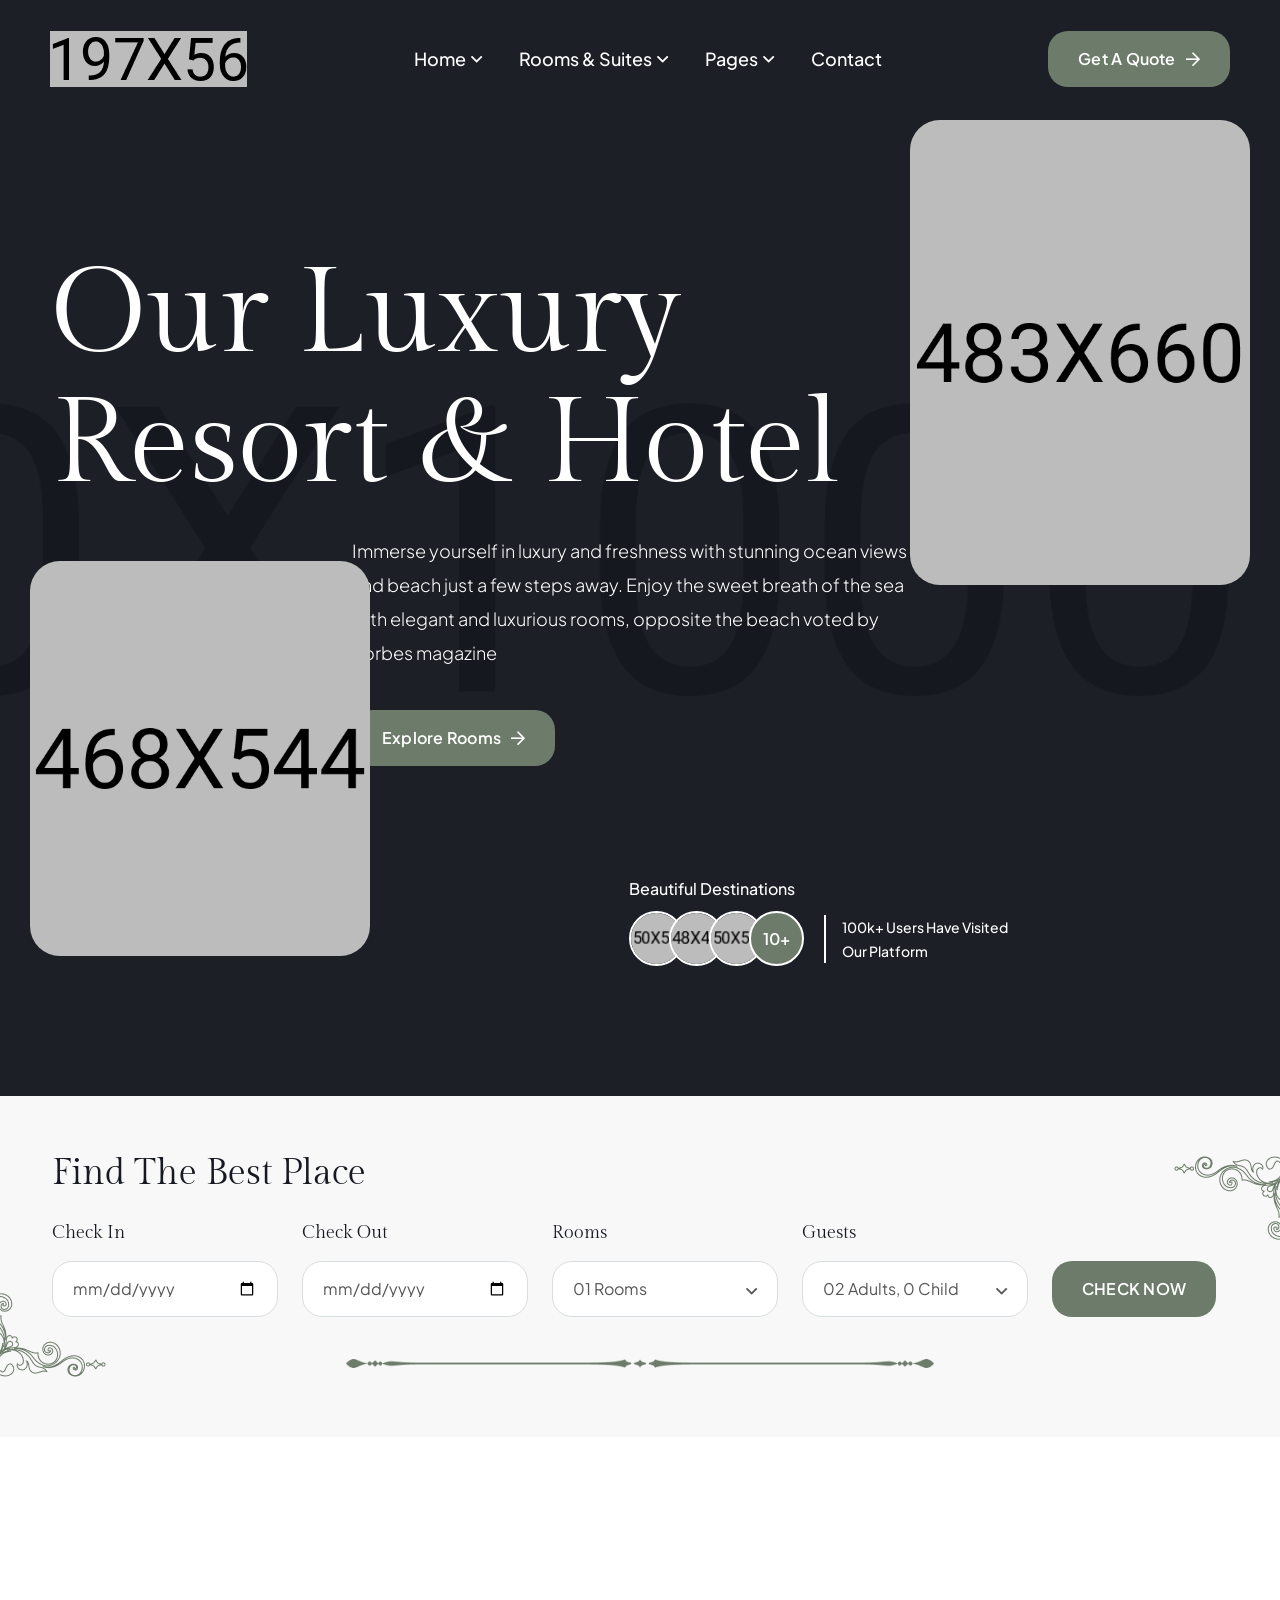
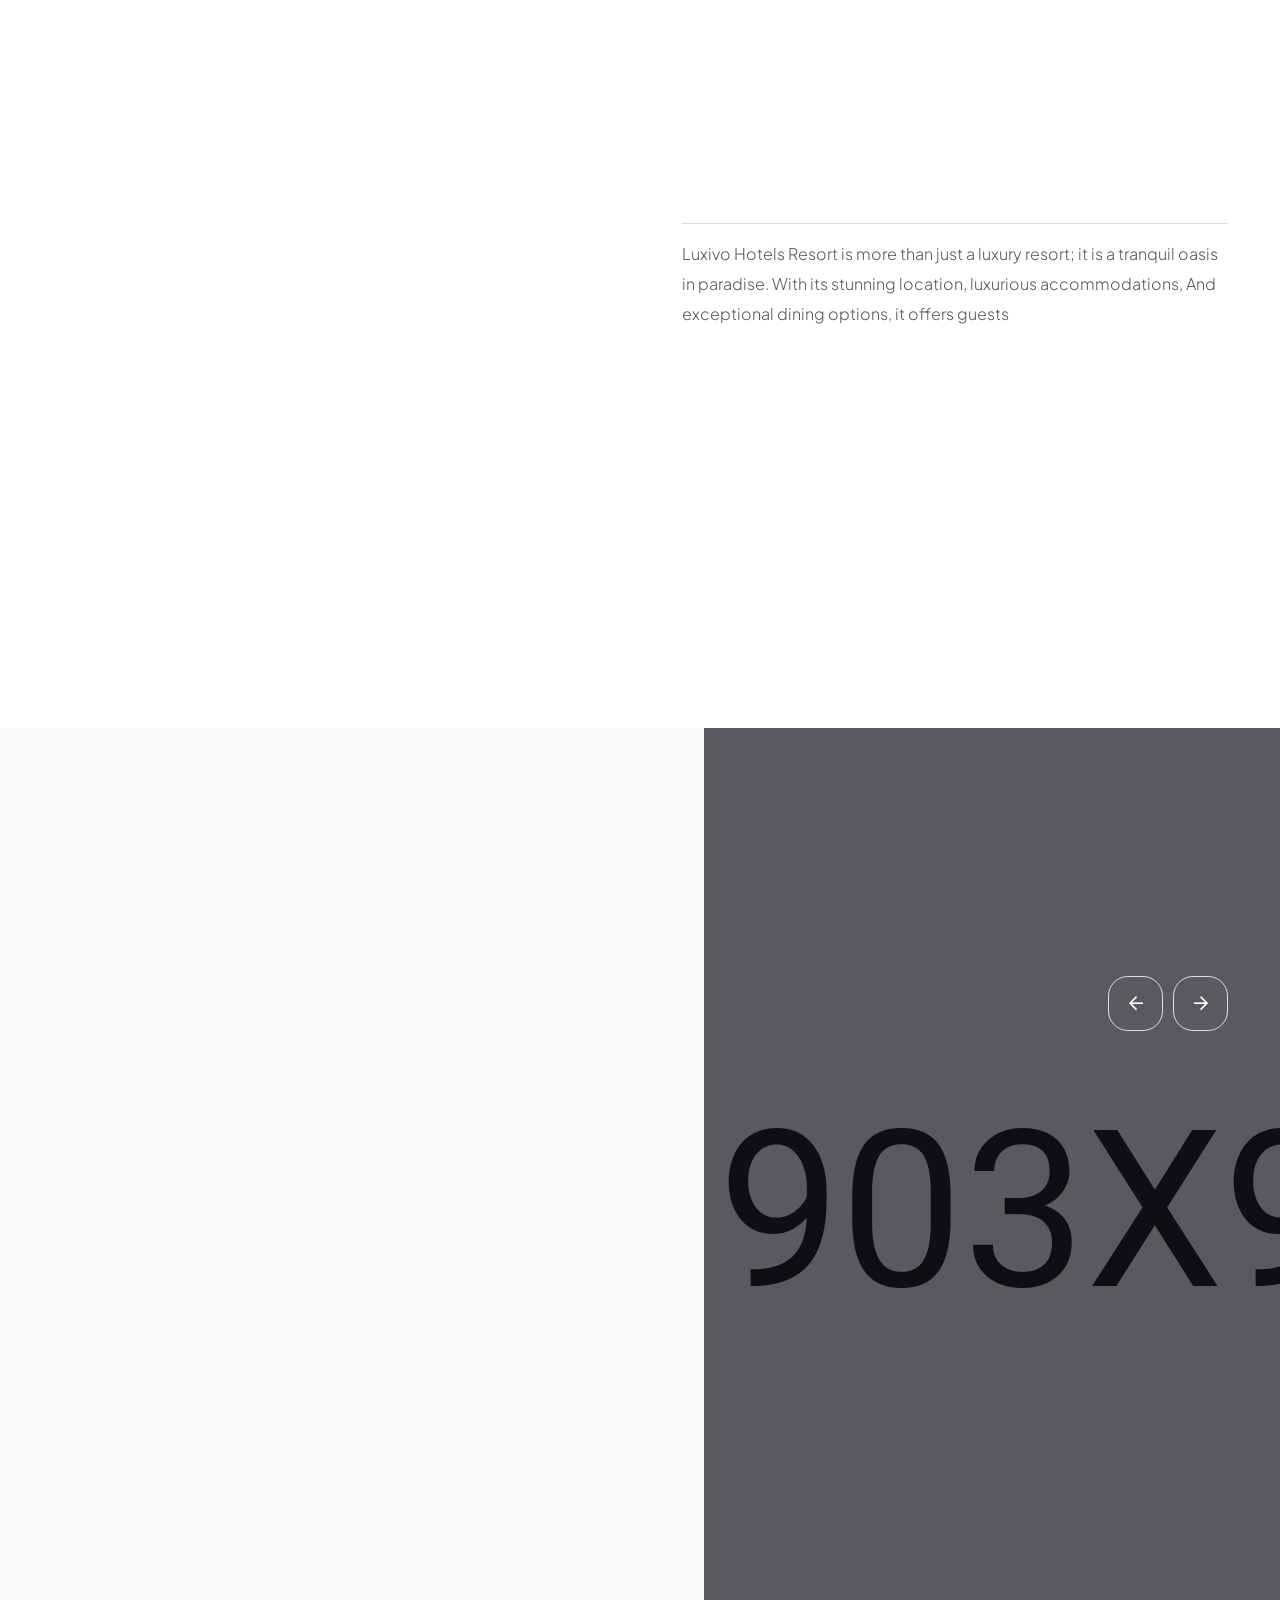
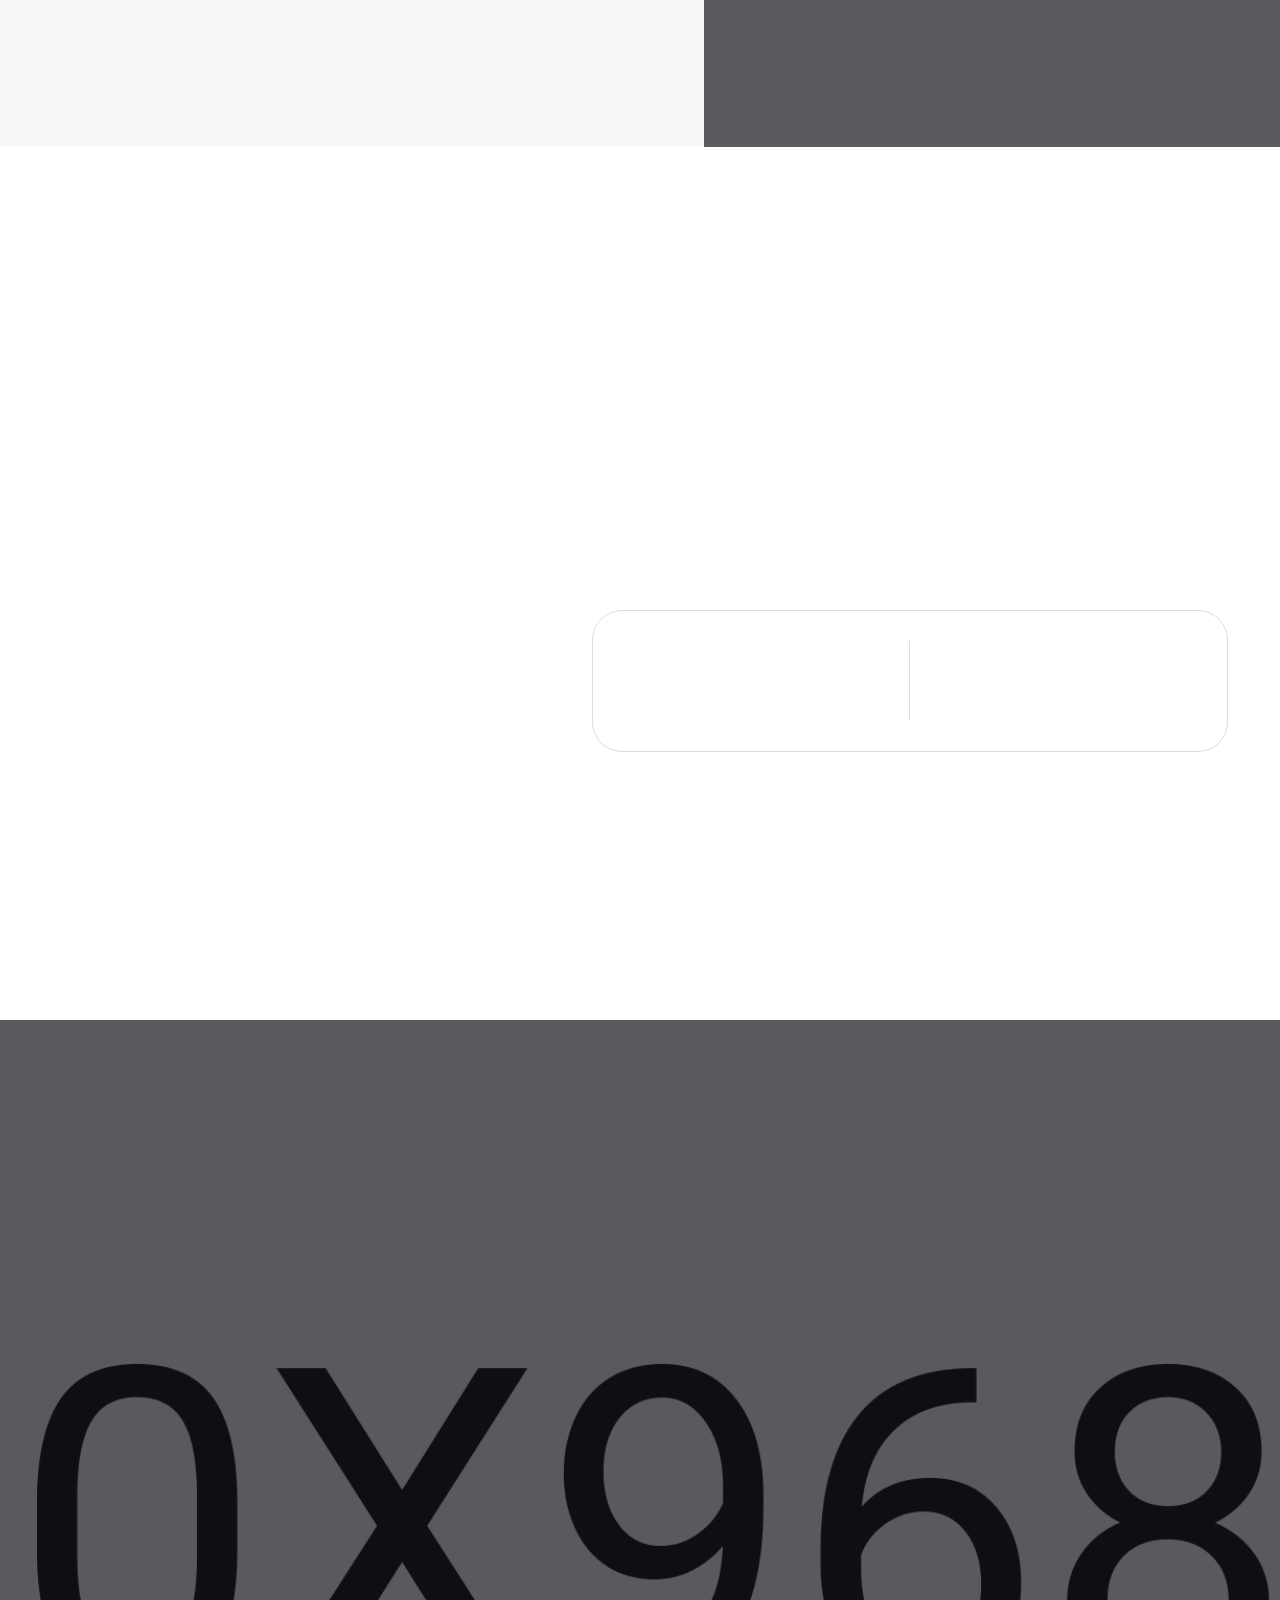
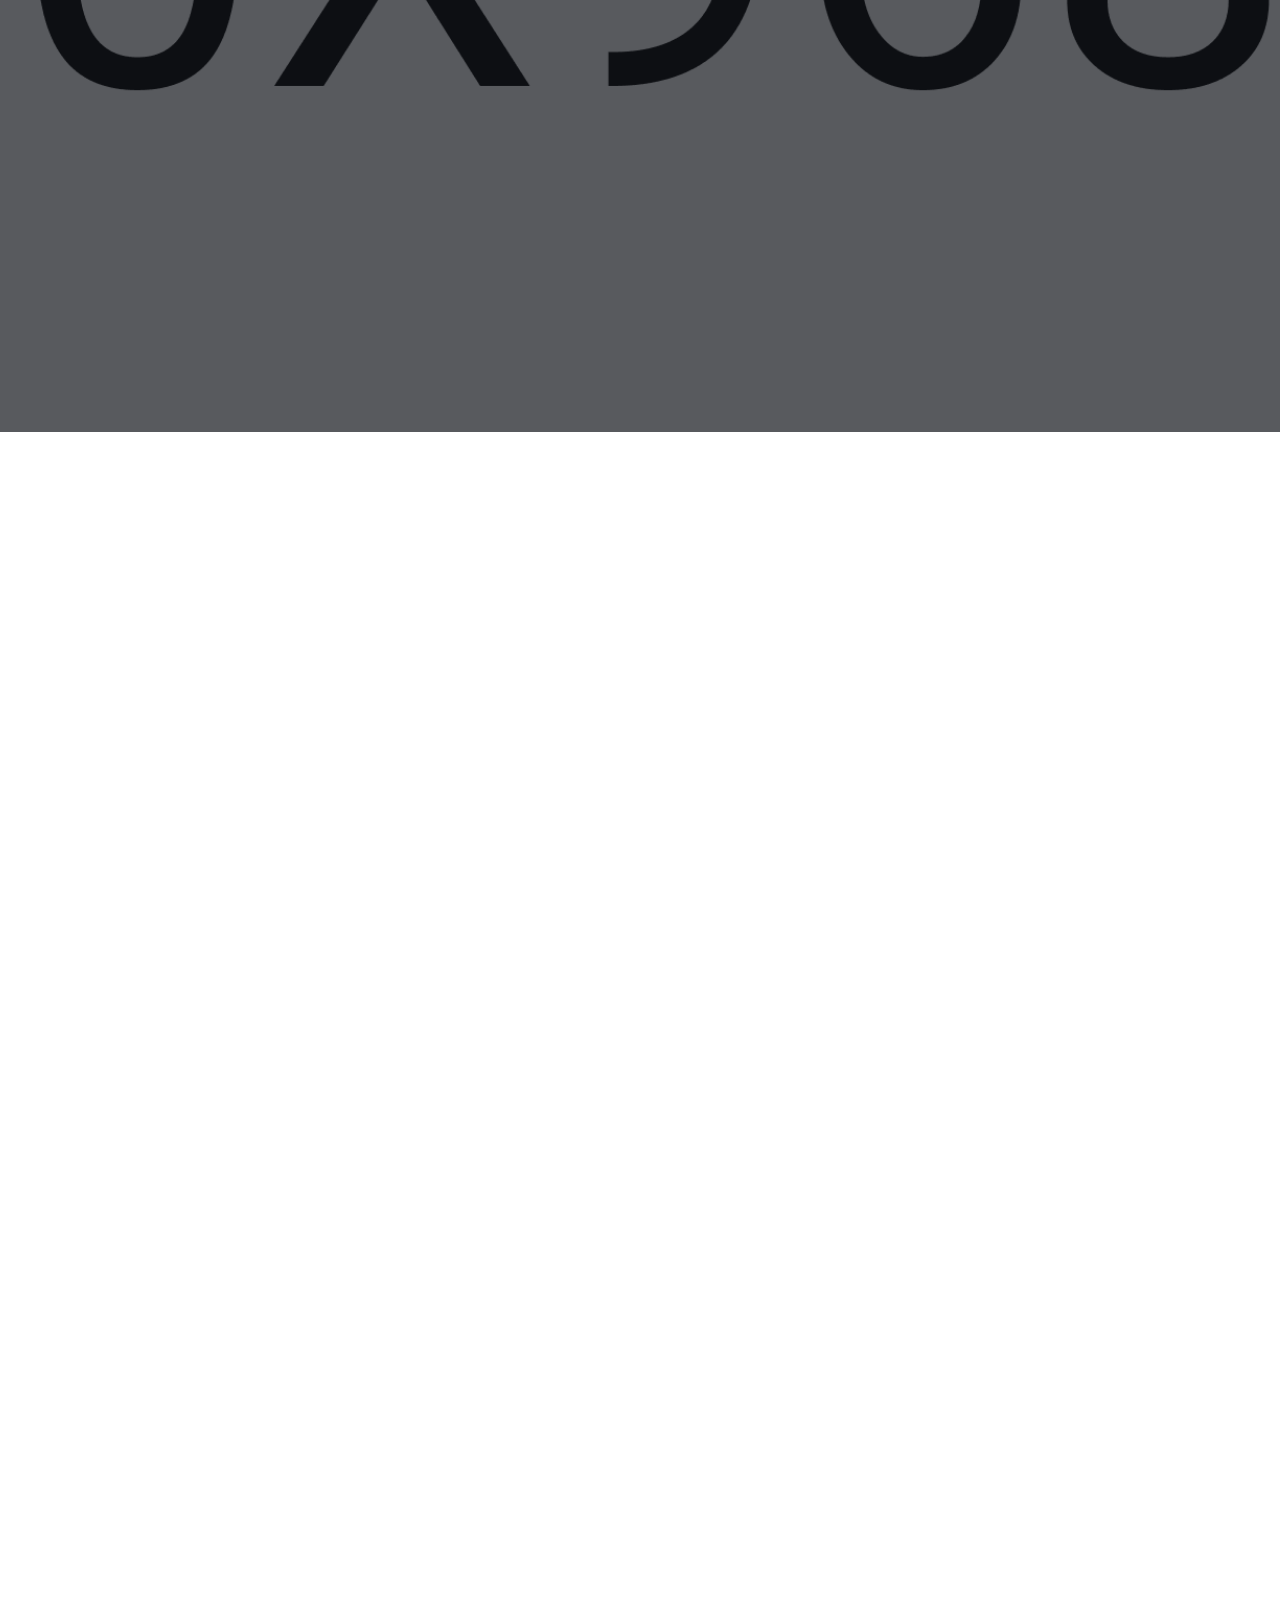
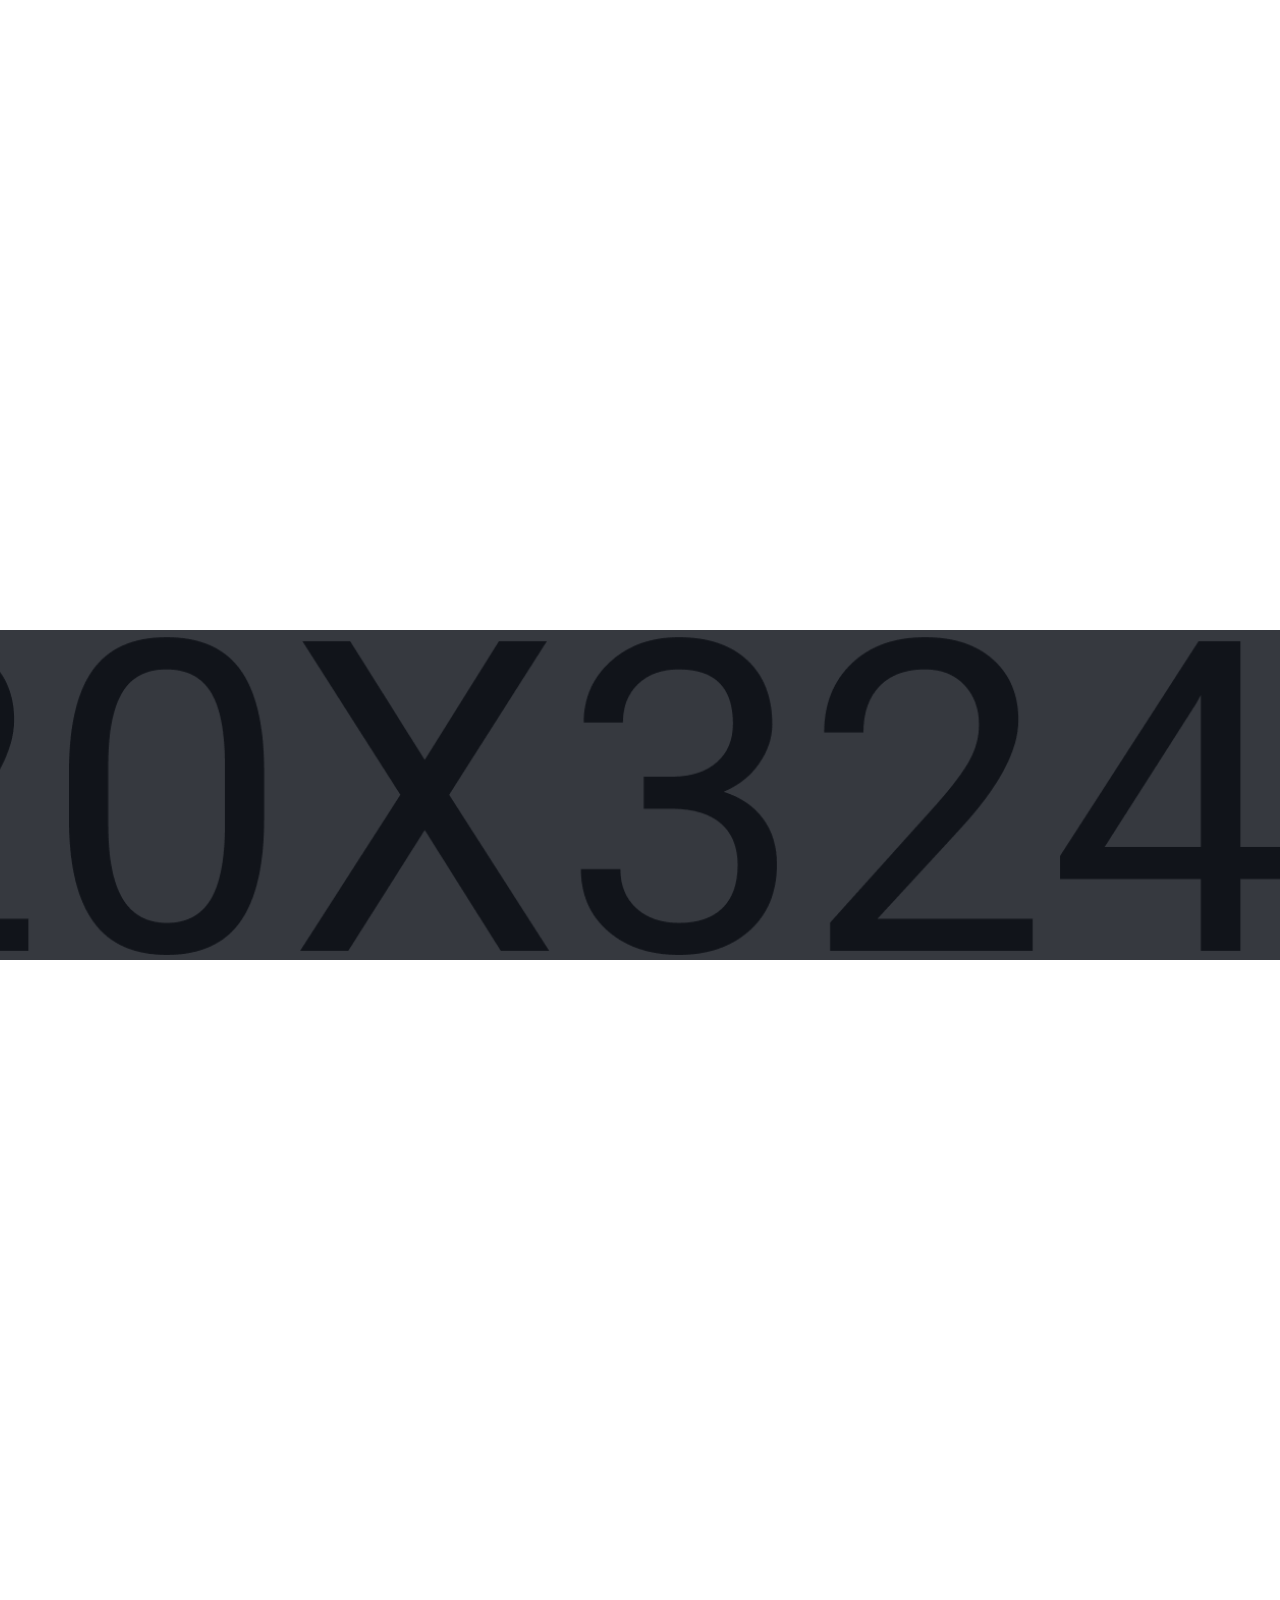
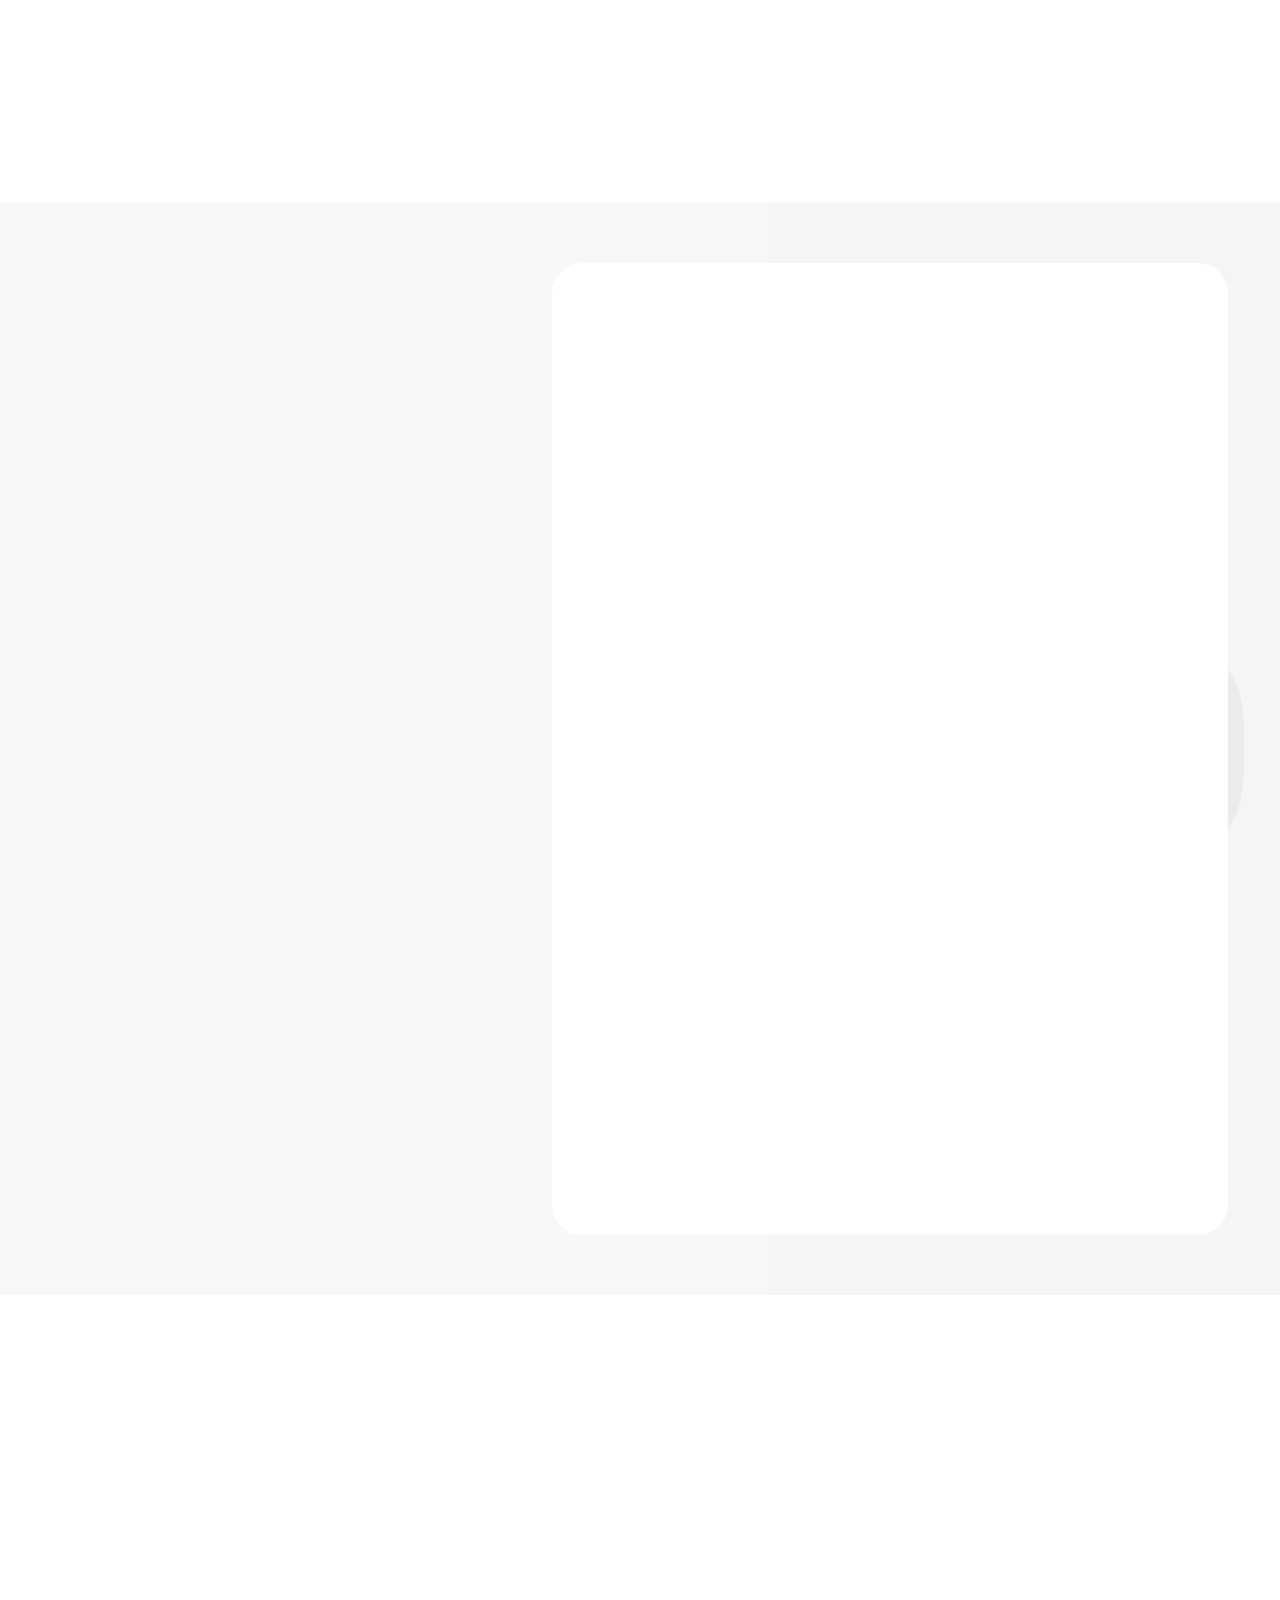
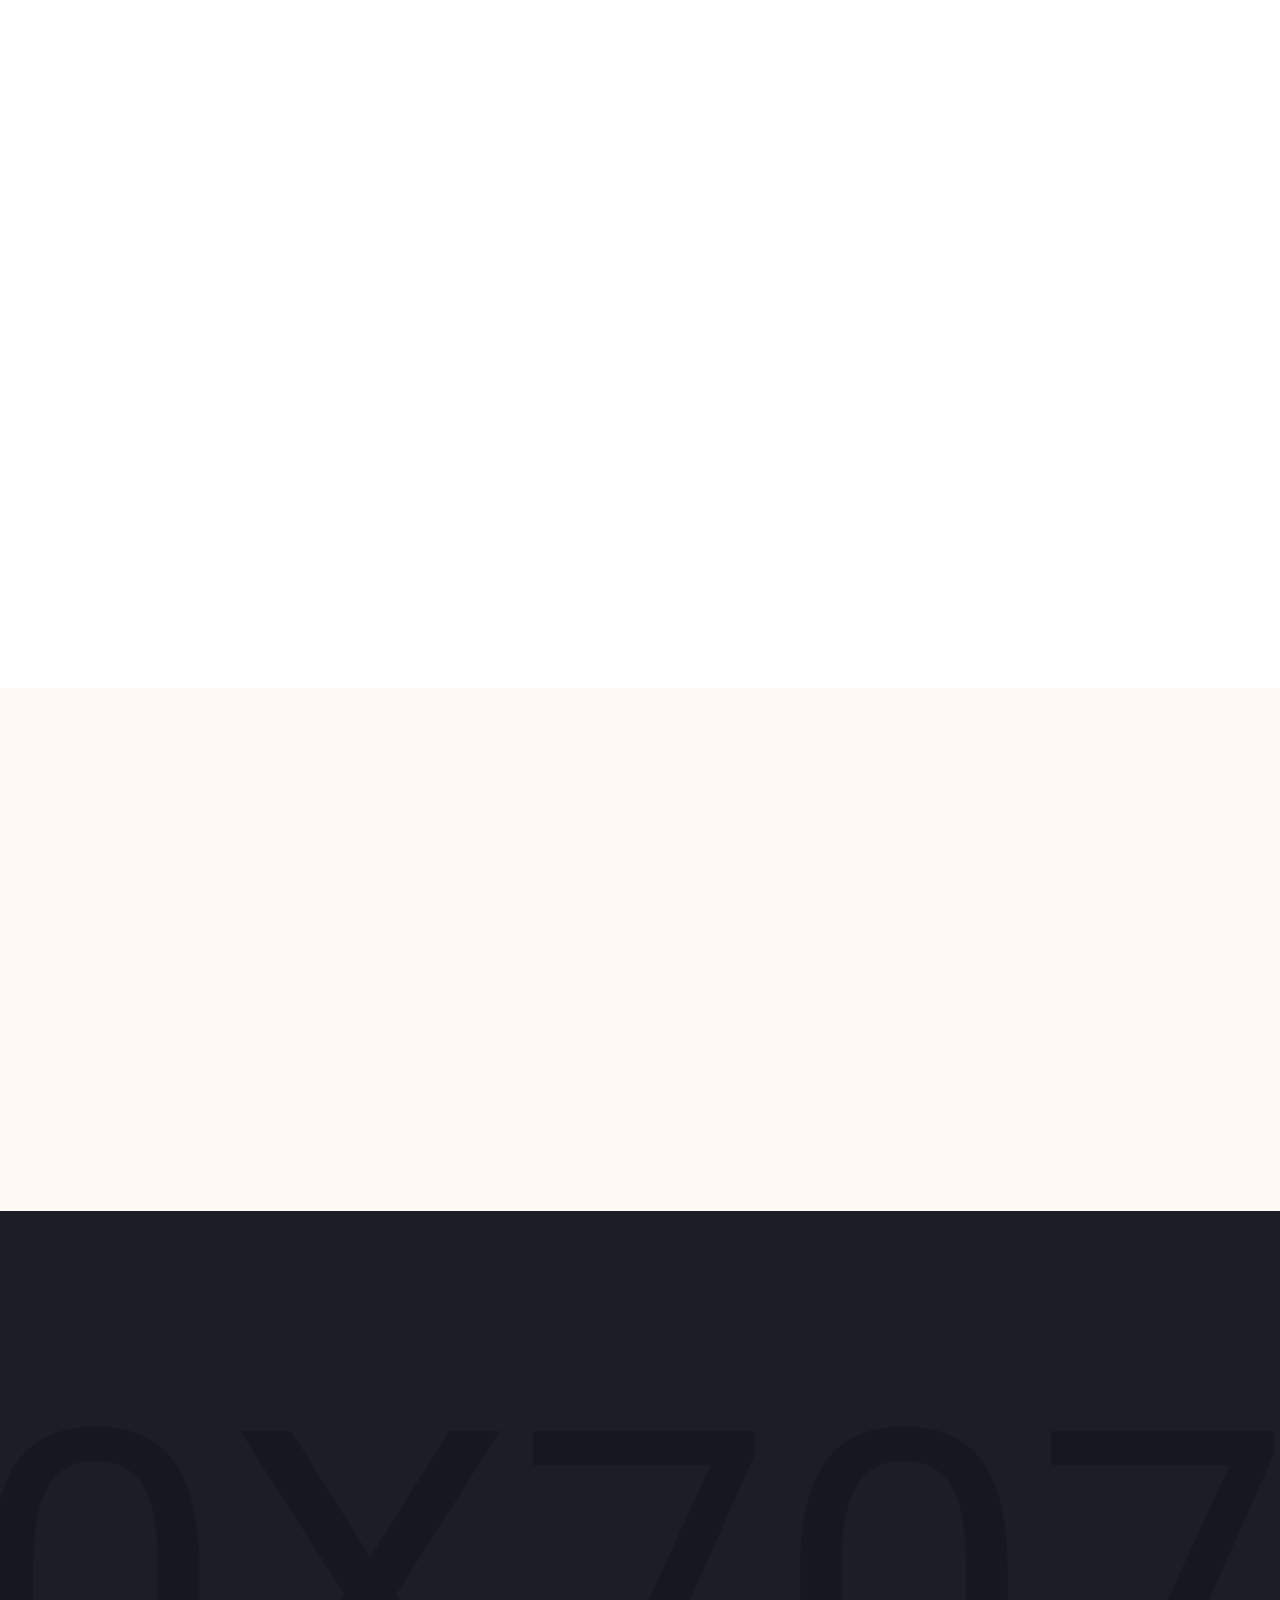
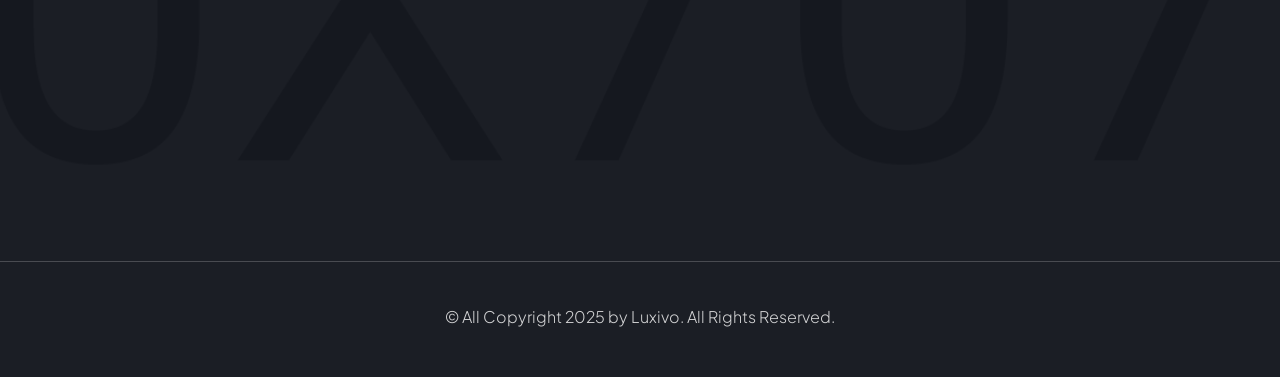
<file: index4.html>
<!DOCTYPE html>
<html lang="zxx">

<head>
    <!--====== Required meta tags ======-->
    <meta charset="utf-8">
    <meta http-equiv="x-ua-compatible" content="ie=edge">
    <meta name="description" content="Hotel, Resort, Rooms">
    <meta name="viewport" content="width=device-width, initial-scale=1, shrink-to-fit=no">
    <!--====== Title ======-->
    <title>Luxivo - Hotel & Resort </title>
    <!--====== Favicon Icon ======-->
    <link rel="shortcut icon" href="assets/images/favicon.png" type="image/png">
    <!--====== Google Fonts ======-->
    <link
        href="https://fonts.googleapis.com/css2?family=Gilda+Display&family=Plus+Jakarta+Sans:ital,wght@0,200..800;1,200..800&display=swap"
        rel="stylesheet">
    <!--====== FontAwesome css ======-->
    <link rel="stylesheet" href="assets/fonts/fontawesome/css/all.min.css">
    <!--====== Bootstrap css ======-->
    <link rel="stylesheet" href="assets/css/plugins/bootstrap.min.css">
    <!--====== Slick-popup css ======-->
    <link rel="stylesheet" href="assets/css/plugins/slick.css">
    <!--====== Magnific-popup css ======-->
    <link rel="stylesheet" href="assets/css/plugins/magnific-popup.css">
    <!--====== Nice Select css ======-->
    <link rel="stylesheet" href="assets/css/plugins/nice-select.css">
    <!--====== Aos css ======-->
    <link rel="stylesheet" href="assets/css/plugins/aos.css">
    <!--====== Default css ======-->
    <link rel="stylesheet" href="assets/css/spacings.css">
    <!--====== Default css ======-->
    <link rel="stylesheet" href="assets/css/style.css">
</head>

<body>
    <!--====== Start Preloader ======-->
    <div class="preloader">
        <div class="loading-wrapper">
            <div class="loading"></div>
            <div id="loading-icon"><img src="assets/images/loader.png" alt="loader"></div>
        </div>
    </div><!--====== End Preloader ======-->
    <!--====== Start Overlay ======-->
    <div class="offcanvas__overlay"></div>
    <!--=== Start  Header Area  ===-->
    <header class="header-area header-one transparent-header">
        <!--====  Header Navigation  ===-->
        <div class="header-navigation">
            <div class="container-fluid">
                <!--====  Primary Menu  ===-->
                <div class="primary-menu">
                    <!--====  Site Branding  ===-->
                    <div class="site-branding">
                        <a href="index.html" class="brand-logo"><img src="assets/images/logo/logo-white.png"
                                alt="Brand Logo"></a>
                    </div>
                    <!--=== Main Menu ===-->
                    <div class="theme-nav-menu">
                        <!--=== Menu Top ===-->
                        <div class="theme-menu-top d-block d-xl-none">
                            <div class="site-branding">
                                <a href="index.html" class="brand-logo"><img src="assets/images/logo/logo-main.png"
                                        alt="Brand Logo"></a>
                            </div>
                        </div>
                        <!--=== Main Menu ===-->
                        <nav class="main-menu">
                            <ul>
                                <li class="menu-item has-children"><a href="index.html">Home</a>
                                    <ul class="sub-menu">
                                            <li><a href="index.html">Home One</a></li>
                                            <li><a href="landing2.html">sample1</a></li>
                                            <li><a href="balihos.html">trial</a></li>
                                        </ul>
                                </li>
                                <li class="menu-item has-children"><a href="#">Rooms & Suites</a>
                                    <ul class="sub-menu">
                                        <li><a href="rooms.html">Rooms Grid</a></li>
                                        <!-- <li><a href="rooms-2.html">Rooms List</a></li> -->
                                        <li><a href="room-details.html">Room Details</a></li>
                                    </ul>
                                </li>
                                <li class="menu-item has-children"><a href="#">Pages</a>
                                    <ul class="sub-menu">
                                        <li><a href="about.html">About Us</a></li>
                                        <!-- <li><a href="services.html">Services</a>
                                            <ul class="sub-menu">
                                                <li><a href="services.html">Services</a></li>
                                                <li><a href="service-details.html">Service Details</a></li>
                                            </ul>
                                        </li> -->
                                        <!-- <li><a href="offer.html">Offers</a></li>
                                        <li><a href="offer-details.html">Offer Details</a></li> -->
                                        <li><a href="gallery.html">Our Gallery</a></li>
                                        <li><a href="team.html">Our Team</a></li>
                                        <!-- <li><a href="team-details.html">Team Details</a></li>
                                        <li><a href="pricing.html">Pricing</a></li>
                                        <li><a href="faqs.html">Faqs</a></li> -->
                                        <li><a href="404.html">404</a></li>
                                    </ul>
                                </li>
                                <!-- <li class="menu-item has-children"><a href="#">News</a>
                                    <ul class="sub-menu">
                                        <li><a href="blog-grid.html">Blog Grid</a></li>
                                        <li><a href="blog-standard.html">Blog Standard</a></li>
                                        <li><a href="blog-details.html">Blog Details</a></li>
                                    </ul>
                                </li> -->
                                <li class="menu-item"><a href="contact.html">Contact</a></li>
                            </ul>
                        </nav>
                        <!--=== Nav Button ===-->
                        <div class="theme-nav-button mt-20 d-block d-md-none">
                            <a href="contact.html" class="theme-btn style-one">Get A Quote<i
                                    class="far fa-arrow-right"></i></a>
                        </div>
                        <!--===  Menu Bottom ===-->
                        <div class="theme-menu-bottom mt-50 d-block d-xl-none">
                            <h5>Follow Us</h5>
                            <ul class="social-link">
                                <li><a href="#"><i class="fab fa-facebook-f"></i></a></li>
                                <li><a href="#"><i class="fab fa-twitter"></i></a></li>
                                <li><a href="#"><i class="fab fa-linkedin-in"></i></a></li>
                                <li><a href="#"><i class="fab fa-youtube"></i></a></li>
                            </ul>
                        </div>
                    </div>
                    <!--=== Header Nav Right ===-->
                    <div class="nav-right-item">
                        <div class="nav-button d-none d-md-block">
                            <a href="contact.html" class="theme-btn style-one">Get A Quote<i
                                    class="far fa-arrow-right"></i></a>
                        </div>
                        <div class="navbar-toggler">
                            <span></span>
                            <span></span>
                            <span></span>
                        </div>
                    </div>
                </div>
            </div>
        </div>
    </header><!--=== End  Header Area  ===-->
    <!--======  Smooth Wrapper  ======-->
    <main>
        <!--======  Start Hero Section  ======-->
        <section class="luxivo-hero">
            <div class="luxivo-hero_one p-r z-1 bg_cover" data-src="assets/images/home-one/hero/hero-bg.jpg">
                <div class="hero-image hero-image_one" data-aos="fade-up" data-aos-duration="2500" data-aos-delay="10">
                    <img src="assets/images/home-one/hero/hero-img1.jpg" alt="hero image">
                </div>
                <div class="hero-image hero-image_two" data-aos="fade-down" data-aos-duration="3000"
                    data-aos-delay="20"><img src="assets/images/home-one/hero/hero-img2.jpg" alt="hero image"></div>
                <div class="container">
                    <div class="row">
                        <div class="col-lg-12">
                            <!-- Hero Content -->
                            <div class="hero-content text-center text-xl-start mb-25">
                                <h1 data-aos="fade-left" data-aos-duration="2500">Our Luxury <br> Resort & Hotel</h1>
                            </div>
                        </div>
                    </div>
                    <div class="row justify-content-center">
                        <div class="col-lg-6">
                            <!-- Text Box -->
                            <div class="text-box" data-aos="fade-up" data-aos-duration="2600">
                                <p>Immerse yourself in luxury and freshness with stunning ocean views and beach just a
                                    few steps away. Enjoy the sweet breath of the sea with elegant and luxurious rooms,
                                    opposite the beach voted by Forbes magazine </p>
                                <div class="hero-button">
                                    <a href="rooms.html" class="theme-btn style-one">Explore Rooms<i
                                            class="far fa-arrow-right"></i></a>
                                </div>
                            </div>
                        </div>
                    </div>
                    <!-- Luxivo Avatar Box -->
                    <div class="luxivo-avatar-box style-one" data-aos="fade-up" data-aos-duration="2000">
                        <h6>Beautiful Destinations</h6>
                        <div class="avatar-text-box">
                            <div class="avatar-list">
                                <ul>
                                    <li><img src="assets/images/home-one/hero/avatar-img1.jpg" alt="avatar"></li>
                                    <li><img src="assets/images/home-one/hero/avatar-img2.jpg" alt="avatar"></li>
                                    <li><img src="assets/images/home-one/hero/avatar-img3.jpg" alt="avatar"></li>
                                    <li><span>10+</span></li>
                                </ul>
                            </div>
                            <div class="text">100k+ users have visited our platform</div>
                        </div>
                    </div>
                </div>
            </div>
        </section><!--======  End Hero Section  ======-->
        <!--======  Start Search Section  ======-->

        <section class="luxivo-search_one pb-60">
            <div class="container">
                <!-- Luxivo Search Wrapper -->
                <div class="luxivo-search-wrapper">
                    <div class="shape shape-one"><img src="assets/images/home-one/gallery/shape1.png" alt="shape"></div>
                    <div class="shape shape-two"><img src="assets/images/home-one/gallery/shape2.png" alt="shape"></div>
                    <div class="shape shape-three"><img src="assets/images/home-one/gallery/shape3.png" alt="shape">
                    </div>
                    <div class="row">
                        <div class="col-lg-12">
                            <!-- Text Box -->
                            <div class="text-box text-center text-xl-start">
                                <h3 class="mb-20">Find The Best Place</h3>
                            </div>
                        </div>
                    </div>
                    <!-- Luxivo Form -->
                    <form id="availabilityForm">

                        <div class="row align-items-end">
                            <div class="col-xl-10">
                                <div class="row">
                                    <div class="col-xl-3 col-md-6">
                                        <div class="form-group">
                                            <label>Check In</label>
                                            <input type="date" class="form_control" id="checkin" name="checkin"
                                                required>

                                        </div>
                                    </div>
                                    <div class="col-xl-3 col-md-6">
                                        <div class="form-group">
                                            <label>Check Out</label>
                                            <input type="date" class="form_control" id="checkout" name="checkout"
                                                required>

                                        </div>
                                    </div>
                                    <div class="col-xl-3 col-md-6">
                                        <div class="form-group">
                                            <label>Rooms</label>
                                            <select class="wide" id="rooms" name="rooms">
                                                <option value="1">01 Rooms</option>
                                                <option value="2">02 Rooms</option>
                                                <option value="3">03 Rooms</option>
                                                <option value="4">04 Rooms</option>
                                            </select>

                                        </div>
                                    </div>
                                    <div class="col-xl-3 col-md-6">
                                        <div class="form-group">
                                            <label>Guests</label>
                                            <select class="wide" id="guests" name="guests">
                                                <option value="2">02 Adults, 0 Child</option>
                                                <option value="3">02 Adults, 1 Child</option>
                                                <option value="6">04 Adults, 2 Child</option>
                                                <option value="6">06 Adults, 0 Child</option>
                                            </select>

                                        </div>
                                    </div>
                                </div>
                            </div>
                            <div class="col-xl-2">
                                <div class="luxivo-button mt-4 mt-xl-0 text-center text-xl-start">
                                    <button type="submit" class="theme-btn style-one">CHECK NOW</button>

                                </div>
                            </div>
                        </div>
                    </form>
                </div>
            </div>
        </section>
        <div class="container mt-5">
            <div id="availabilityResult"></div>
        </div>
        <!--======  End Search Section  ======-->
        <!--======  Start About Section  ======-->
        <section class="luxivo-about_one pt-120 pb-120">
            <div class="container">
                <div class="row justify-content-center">
                    <div class="col-xl-6 col-lg-9">
                        <!-- Luxivo Image Box -->
                        <div class="luxivo-image-box">
                            <div class="luxivo-image image_one" data-aos="fade-up" data-aos-duration="800">
                                <img src="assets/images/home-one/about/about-img1.jpg" alt="about image">
                            </div>
                            <div class="luxivo-image image_two" data-aos="fade-up" data-aos-duration="1000">
                                <img src="assets/images/home-one/about/about-img2.jpg" alt="about image">
                            </div>
                            <!-- Luxivo Custer Box -->
                            <div class="luxivo-customer-box" data-aos="fade-up" data-aos-duration="1000">
                                <div class="content">
                                    <h3>8k+</h3>
                                    <p>Happy customer</p>
                                </div>
                            </div>
                            <!-- Experience Box -->
                            <div class="luxivo-experience-box" data-aos="fade-down" data-aos-duration="1000">
                                <div class="content">
                                    <h3>30+</h3>
                                    <p>Years Of Experience</p>
                                </div>
                            </div>
                        </div>
                    </div>
                    <div class="col-xl-6 col-lg-9">
                        <!-- Luxivo Content Box -->
                        <div class="luxivo-content-box mt-5 mt-xl-0">
                            <!-- Section Title -->
                            <div class="section-title">
                                <span class="line d-block mb-10" data-aos="fade-up" data-aos-duration="800"><img
                                        src="assets/images/home-one/gallery/d-line.png" alt="line"></span>
                                <span class="sub-title" data-aos="fade-up" data-aos-duration="1000">About our
                                    hotel</span>
                                <h2 data-aos="fade-up" data-aos-duration="1200">Stay in a luxurious resort anywhere in
                                    the world.</h2>
                            </div>
                            <p>Luxivo Hotels Resort is more than just a luxury resort; it is a tranquil oasis in
                                paradise. With its stunning location, luxurious accommodations, And exceptional dining
                                options, it offers guests </p>
                            <div class="row">
                                <div class="col-md-6">
                                    <!-- Luxivo Iconic Left Box -->
                                    <div class="luxivo-iconic-left-box style-one mb-40" data-aos="fade-up"
                                        data-aos-duration="1000">
                                        <div class="icon">
                                            <img src="assets/images/home-one/icon/icon1.png" alt="icon">
                                        </div>
                                        <div class="content">
                                            <h5>The Best Lighting</h5>
                                        </div>
                                    </div>
                                </div>
                                <div class="col-md-6">
                                    <!-- Luxivo Iconic Left Box -->
                                    <div class="luxivo-iconic-left-box style-one mb-40" data-aos="fade-up"
                                        data-aos-duration="1200">
                                        <div class="icon">
                                            <img src="assets/images/home-one/icon/icon2.png" alt="icon">
                                        </div>
                                        <div class="content">
                                            <h5>The Best Swimming</h5>
                                        </div>
                                    </div>
                                </div>
                            </div>
                            <!-- Check List -->
                            <ul class="check-list style-one mb-40" data-aos="fade-up" data-aos-duration="1400">
                                <li><i class="fas fa-badge-check"></i>Prime locations with stunning views</li>
                                <li><i class="fas fa-badge-check"></i>Handpicked room designs for modern living</li>
                            </ul>
                            <!-- Button -->
                            <div class="luxivo-button-wrap" data-aos="fade-up" data-aos-duration="1600">
                                <div class="luxivo-button">
                                    <a href="about.html" class="theme-btn style-one">DISCOVER MORE <i
                                            class="far fa-arrow-right"></i></a>
                                </div>
                                <div class="author-thumb-item">
                                    <div class="author-thumb">
                                        <img src="assets/images/home-one/about/author-img1.png" alt="author image">
                                    </div>
                                    <div class="author-info">
                                        <img src="assets/images/home-one/about/sign.png" alt="sign">
                                        <h5>Brooklyn Simmons</h5>
                                    </div>
                                </div>
                            </div>
                        </div>
                    </div>
                </div>
            </div>
        </section><!--======  End About Section  ======-->
        <!--======  Start Room Section  ======-->
        <section class="luxivo-room_one p-r z-1 pt-120 pb-120">
            <div class="room-bg" data-src="assets/images/home-one/bg/room-bg.jpg"></div>
            <div class="container">
                <div class="row align-items-end">
                    <div class="col-xl-6 col-lg-8">
                        <!-- Section Title -->
                        <div class="section-title mb-45">
                            <span class="line d-block mb-10" data-aos="fade-up" data-aos-duration="800"><img
                                    src="assets/images/home-one/gallery/d-line.png" alt="line"></span>
                            <span class="sub-title" data-aos="fade-up" data-aos-duration="1000">Rooms & Suites</span>
                            <h2 data-aos="fade-up" data-aos-duration="1200">Rest in Comfort Select From Our Suites &
                                Rooms</h2>
                        </div>
                    </div>
                    <div class="col-xl-6 col-lg-4">
                        <div class="room-arrows mb-60"></div>
                    </div>
                </div>
                <!-- Luxivo Room Slider -->
                <div class="room-slider" data-aos="fade-up" data-aos-duration="1000">
                    <!-- Luxivo Room Item -->
                    <div class="luxivo-room-item style-one">
                        <div class="room-image">
                            <img src="assets/images/home-one/room/roomg-img1.jpg" alt="room image">
                            <div class="rate"><i class="fas fa-star"></i>4.9</div>
                        </div>
                        <div class="room-content">
                            <h4 class="title"><a href="room-details.html">Signature Suites Rooms</a></h4>
                            <p>Experience a serene stay in our beautifully designed Deluxe Room perfect </p>
                            <div class="room-meta">
                                <span><i class="far fa-expand-arrows-alt"></i>250 sqm</span>
                                <span><i class="far fa-bed-alt"></i>3 Bed</span>
                                <span><i class="far fa-bath"></i>3 Bathroom</span>
                            </div>
                            <div class="room-bottom">
                                <div class="price">$250<span>/Per Night</span></div>
                                <a href="room-details.html" class="theme-btn style-two">VIEW DETAILS<i
                                        class="far fa-arrow-right"></i></a>
                            </div>
                        </div>
                    </div>
                    <!-- Luxivo Room Item -->
                    <div class="luxivo-room-item style-one">
                        <div class="room-image">
                            <img src="assets/images/home-one/room/roomg-img2.jpg" alt="room image">
                            <div class="rate"><i class="fas fa-star"></i>4.9</div>
                        </div>
                        <div class="room-content">
                            <h4 class="title"><a href="room-details.html">Exclusive Deluxe Rooms</a></h4>
                            <p>Experience a serene stay in our beautifully designed Deluxe Room perfect </p>
                            <div class="room-meta">
                                <span><i class="far fa-expand-arrows-alt"></i>250 sqm</span>
                                <span><i class="far fa-bed-alt"></i>3 Bed</span>
                                <span><i class="far fa-bath"></i>3 Bathroom</span>
                            </div>
                            <div class="room-bottom">
                                <div class="price">$320<span>/Per Night</span></div>
                                <a href="room-details.html" class="theme-btn style-two">VIEW DETAILS<i
                                        class="far fa-arrow-right"></i></a>
                            </div>
                        </div>
                    </div>
                    <!-- Luxivo Room Item -->
                    <div class="luxivo-room-item style-one">
                        <div class="room-image">
                            <img src="assets/images/home-one/room/roomg-img3.jpg" alt="room image">
                            <div class="rate"><i class="fas fa-star"></i>4.9</div>
                        </div>
                        <div class="room-content">
                            <h4 class="title"><a href="room-details.html">Deluxe Family Rooms</a></h4>
                            <p>Experience a serene stay in our beautifully designed Deluxe Room perfect </p>
                            <div class="room-meta">
                                <span><i class="far fa-expand-arrows-alt"></i>250 sqm</span>
                                <span><i class="far fa-bed-alt"></i>3 Bed</span>
                                <span><i class="far fa-bath"></i>3 Bathroom</span>
                            </div>
                            <div class="room-bottom">
                                <div class="price">$450<span>/Per Night</span></div>
                                <a href="room-details.html" class="theme-btn style-two">VIEW DETAILS<i
                                        class="far fa-arrow-right"></i></a>
                            </div>
                        </div>
                    </div>
                    <!-- Luxivo Room Item -->
                    <div class="luxivo-room-item style-one">
                        <div class="room-image">
                            <img src="assets/images/home-one/room/roomg-img4.jpg" alt="room image">
                            <div class="rate"><i class="fas fa-star"></i>4.9</div>
                        </div>
                        <div class="room-content">
                            <h4 class="title"><a href="room-details.html">Double Suite Rooms</a></h4>
                            <p>Experience a serene stay in our beautifully designed Deluxe Room perfect </p>
                            <div class="room-meta">
                                <span><i class="far fa-expand-arrows-alt"></i>250 sqm</span>
                                <span><i class="far fa-bed-alt"></i>3 Bed</span>
                                <span><i class="far fa-bath"></i>3 Bathroom</span>
                            </div>
                            <div class="room-bottom">
                                <div class="price">$690<span>/Per Night</span></div>
                                <a href="room-details.html" class="theme-btn style-two">VIEW DETAILS<i
                                        class="far fa-arrow-right"></i></a>
                            </div>
                        </div>
                    </div>
                    <!-- Luxivo Room Item -->
                    <div class="luxivo-room-item style-one">
                        <div class="room-image">
                            <img src="assets/images/home-one/room/roomg-img2.jpg" alt="room image">
                            <div class="rate"><i class="fas fa-star"></i>4.9</div>
                        </div>
                        <div class="room-content">
                            <h4 class="title"><a href="room-details.html">Exclusive Deluxe Rooms</a></h4>
                            <p>Experience a serene stay in our beautifully designed Deluxe Room perfect </p>
                            <div class="room-meta">
                                <span><i class="far fa-expand-arrows-alt"></i>250 sqm</span>
                                <span><i class="far fa-bed-alt"></i>3 Bed</span>
                                <span><i class="far fa-bath"></i>3 Bathroom</span>
                            </div>
                            <div class="room-bottom">
                                <div class="price">$750<span>/Per Night</span></div>
                                <a href="room-details.html" class="theme-btn style-two">VIEW DETAILS<i
                                        class="far fa-arrow-right"></i></a>
                            </div>
                        </div>
                    </div>
                </div>
            </div>
        </section><!--======  End Room Section  ======-->
        <!--======  Start Facilities Section  ======-->
        <section class="luxivo-facilities_one pt-120 pb-100">
            <div class="container">
                <div class="row justify-content-center">
                    <div class="col-xl-5 col-lg-9">
                        <!-- Luxivo Image Box -->
                        <div class="luxivo-image-box">
                            <div class="luxivo-image image_one" data-aos="fade-up" data-aos-duration="800">
                                <img src="assets/images/home-one/gallery/fac-img1.jpg" alt="facilities image">
                                <div class="overlay"></div>
                                <div class="shape"><img src="assets/images/home-one/gallery/f-shape.png" alt="shape">
                                </div>
                            </div>
                            <div class="luxivo-image image_two" data-aos="fade-up" data-aos-duration="1000">
                                <img src="assets/images/home-one/gallery/fac-img2.jpg" alt="facilities image">
                            </div>
                        </div>
                    </div>
                    <div class="col-xl-7 col-lg-9">
                        <!-- Luxivo Content Box -->
                        <div class="luxivo-content-box mt-5 mt-xl-0">
                            <!-- Section Title -->
                            <div class="section-title">
                                <span class="line d-block mb-10" data-aos="fade-up" data-aos-duration="800"><img
                                        src="assets/images/home-one/gallery/d-line.png" alt="line"></span>
                                <span class="sub-title" data-aos="fade-up" data-aos-duration="1000">Hotel
                                    Facilities</span>
                                <h2 data-aos="fade-up" data-aos-duration="1200">Everything You Need for a Relaxed and
                                    Comfortable.</h2>
                            </div>
                            <p data-aos="fade-up" data-aos-duration="1400">Your safety and well-being are our highest
                                priorities. We follow strict cleaning protocols, enhanced security measures, and
                                round-the-clock monitoring to ensure you enjoy complete peace of mind throughout your
                                stay with us.</p>
                            <div class="iconic-box-wrapper">
                                <div class="row">
                                    <div class="col-md-6 item-column">
                                        <div class="luxivo-iconic-left-box style-two" data-aos="fade-up"
                                            data-aos-duration="1600">
                                            <div class="icon">
                                                <img src="assets/images/home-one/icon/icon3.png" alt="icon">
                                            </div>
                                            <div class="content">
                                                <h4>Gym Training Center</h4>
                                            </div>
                                        </div>
                                    </div>
                                    <div class="col-md-6 item-column">
                                        <div class="luxivo-iconic-left-box style-two" data-aos="fade-up"
                                            data-aos-duration="1800">
                                            <div class="icon">
                                                <img src="assets/images/home-one/icon/icon4.png" alt="icon">
                                            </div>
                                            <div class="content">
                                                <h4>Restaurant & Bar</h4>
                                            </div>
                                        </div>
                                    </div>
                                </div>
                            </div>
                            <ul class="check-list style-one" data-aos="fade-up" data-aos-duration="2000">
                                <li><i class="fas fa-badge-check"></i>Prime locations with stunning views</li>
                                <li><i class="fas fa-badge-check"></i>Handpicked room designs for modern living</li>
                                <li><i class="fas fa-badge-check"></i>Handpicked room designs for modern livings</li>
                            </ul>
                        </div>
                    </div>
                </div>
            </div>
        </section><!--======  End Facilities Section  ======-->
        <!--======  Start Features Section  ======-->
        <section class="luxivo-features_one bg_cover pt-110 pb-120" data-src="assets/images/home-one/bg/feature-bg.jpg">
            <div class="container">
                <div class="row justify-content-center">
                    <div class="col-xl-6">
                        <!-- Section Title -->
                        <div class="section-title text-white text-center mb-60">
                            <span class="line d-block mb-10" data-aos="fade-up" data-aos-duration="800"><img
                                    src="assets/images/home-one/gallery/d-line-wt.png" alt="line"></span>
                            <span class="sub-title" data-aos="fade-up" data-aos-duration="1000">Discover our All</span>
                            <h2 data-aos="fade-up" data-aos-duration="1200">Featured Amenities</h2>
                        </div>
                    </div>
                </div>
            </div>
            <div class="container-fluid">
                <div class="features-slider" data-aos="fade-up" data-aos-duration="1000">
                    <div class="luxivo-feature-item style-one">
                        <div class="icon">
                            <img src="assets/images/home-one/icon/icon-5.png" class="main-icon" alt="icon">
                        </div>
                        <div class="content">
                            <h4>Air condition</h4>
                            <p>Our rooms and suites are equipped with modern, energy-efficient air conditioning systems
                                to ensure the perfect</p>
                            <a href="room-details.html" class="theme-btn style-two">Book Now<i
                                    class="far fa-arrow-right"></i></a>
                        </div>
                    </div>
                    <div class="luxivo-feature-item style-one">
                        <div class="icon">
                            <img src="assets/images/home-one/icon/icon-6.png" alt="icon">
                        </div>
                        <div class="content">
                            <h4>Speed Internet</h4>
                            <p>Enjoy ultra-fast, reliable Wi-Fi throughout the property whether you're working Your
                                remotely, streaming your favorite</p>
                            <a href="room-details.html" class="theme-btn style-two">Book Now<i
                                    class="far fa-arrow-right"></i></a>
                        </div>
                    </div>
                    <div class="luxivo-feature-item style-one">
                        <div class="icon">
                            <img src="assets/images/home-one/icon/icon-7.png" alt="icon">
                        </div>
                        <div class="content">
                            <h4>Smart Lock</h4>
                            <p>Experience keyless entry with our state of the-art smart locks. Enjoy 24/7 access to your
                                room with a personalized digital</p>
                            <a href="room-details.html" class="theme-btn style-two">Book Now<i
                                    class="far fa-arrow-right"></i></a>
                        </div>
                    </div>
                    <div class="luxivo-feature-item style-one">
                        <div class="icon">
                            <img src="assets/images/home-one/icon/icon-8.png" alt="icon">
                        </div>
                        <div class="content">
                            <h4>Gym Center</h4>
                            <p>Our fully-equipped fitness center offers the latest in cardio and strength training
                                equipment. Whether you're an early </p>
                            <a href="room-details.html" class="theme-btn style-two">Book Now<i
                                    class="far fa-arrow-right"></i></a>
                        </div>
                    </div>
                    <div class="luxivo-feature-item style-one">
                        <div class="icon">
                            <img src="assets/images/home-one/icon/icon-6.png" alt="icon">
                        </div>
                        <div class="content">
                            <h4>Speed Internet</h4>
                            <p>Enjoy ultra-fast, reliable Wi-Fi throughout the property whether you're working Your
                                remotely, streaming your favorite</p>
                            <a href="room-details.html" class="theme-btn style-two">Book Now<i
                                    class="far fa-arrow-right"></i></a>
                        </div>
                    </div>
                </div>
                <!-- Arrows -->
                <div class="features-arrows mt-60" data-aos="fade-up" data-aos-duration="1200"></div>
            </div>
        </section><!--======  End Features Section  ======-->
        <!--======  Start Offer Section  ======-->
        <section class="luxivo-offer-sec pt-110 pb-60">
            <div class="container">
                <div class="row align-items-end">
                    <div class="col-lg-8">
                        <!-- Section Title -->
                        <div class="section-title text-lg-start text-center mb-50">
                            <span class="line d-block mb-10" data-aos="fade-up" data-aos-duration="800"><img
                                    src="assets/images/home-one/gallery/d-line.png" alt="line"></span>
                            <span class="sub-title" data-aos="fade-up" data-aos-duration="1000">Special Offer</span>
                            <h2 data-aos="fade-up" data-aos-duration="1200">Best Offers At our Hotel</h2>
                        </div>
                    </div>
                    <div class="col-lg-4">
                        <!-- Luxivo Button -->
                        <div class="luxivo-button text-lg-end text-center mb-60" data-aos="fade-up"
                            data-aos-duration="1000">
                            <a href="offer.html" class="theme-btn style-one">VIEW ALL OFFERS<i
                                    class="far fa-arrow-right"></i></a>
                        </div>
                    </div>
                </div>
                <!-- Luxivo Offer Wrapper -->
                <div class="luxivo-offer-wrapper">
                    <!-- Luxivo Offer Item -->
                    <div class="luxivo-offer-item style-one mb-60" data-aos="fade-up" data-aos-duration="1000">
                        <div class="row">
                            <div class="col-lg-5">
                                <div class="content">
                                    <div class="shape"><img src="assets/images/home-one/gallery/off-shape.png"
                                            alt="shape"></div>
                                    <h3 class="title"><a href="offer-details.html">Make a date to catch up on missed
                                            celebrations and enjoy</a></h3>
                                    <div class="ratings">
                                        <i class="fas fa-star"></i>
                                        <i class="fas fa-star"></i>
                                        <i class="fas fa-star"></i>
                                        <i class="fas fa-star"></i>
                                        <i class="fas fa-star"></i>
                                        <span>4.9 Reviews</span>
                                    </div>
                                    <p>Discover amazing savings and special packages tailored to make your stay
                                        unforgettable. Book now to enjoy exclusive discounts</p>
                                    <div class="offer-footer">
                                        <div class="price">$350<span>Expiry: 31 Aug</span></div>
                                        <a href="offer-details.html" class="theme-btn style-two">VIEW OFFER <i
                                                class="far fa-arrow-right"></i></a>
                                    </div>
                                </div>
                            </div>
                            <div class="col-lg-7">
                                <div class="thumbnail">
                                    <img src="assets/images/home-one/gallery/offer-img1.jpg" alt="offer image">
                                </div>
                            </div>
                        </div>
                    </div>
                    <!-- Luxivo Offer Item -->
                    <div class="luxivo-offer-item style-one mb-60" data-aos="fade-up" data-aos-duration="1200">
                        <div class="row">
                            <div class="col-lg-5">
                                <div class="content">
                                    <div class="shape"><img src="assets/images/home-one/gallery/off-shape.png"
                                            alt="shape"></div>
                                    <h3 class="title"><a href="offer-details.html">Make a date to catch up on missed
                                            celebrations and enjoy</a></h3>
                                    <div class="ratings">
                                        <i class="fas fa-star"></i>
                                        <i class="fas fa-star"></i>
                                        <i class="fas fa-star"></i>
                                        <i class="fas fa-star"></i>
                                        <i class="fas fa-star"></i>
                                        <span>4.9 Reviews</span>
                                    </div>
                                    <p>Enjoy exclusive discounts on rooms and suites with our limited-time offers. Book
                                        today and experience modern luxury and comfort at</p>
                                    <div class="offer-footer">
                                        <div class="price">$350<span>Expiry: 31 Aug</span></div>
                                        <a href="offer-details.html" class="theme-btn style-two">VIEW OFFER <i
                                                class="far fa-arrow-right"></i></a>
                                    </div>
                                </div>
                            </div>
                            <div class="col-lg-7">
                                <div class="thumbnail">
                                    <img src="assets/images/home-one/gallery/offer-img2.jpg" alt="offer image">
                                </div>
                            </div>
                        </div>
                    </div>
                    <!-- Luxivo Offer Item -->
                    <div class="luxivo-offer-item style-one mb-60" data-aos="fade-up" data-aos-duration="1400">
                        <div class="row">
                            <div class="col-lg-5">
                                <div class="content">
                                    <div class="shape"><img src="assets/images/home-one/gallery/off-shape.png"
                                            alt="shape"></div>
                                    <h3 class="title"><a href="offer-details.html">Make a date to catch up on missed
                                            celebrations and enjoy</a></h3>
                                    <div class="ratings">
                                        <i class="fas fa-star"></i>
                                        <i class="fas fa-star"></i>
                                        <i class="fas fa-star"></i>
                                        <i class="fas fa-star"></i>
                                        <i class="fas fa-star"></i>
                                        <span>4.9 Reviews</span>
                                    </div>
                                    <p>Save big on your next getaway with our seasonal offers. Whether it’s a weekend
                                        escape or an extended stay, we have the perfect</p>
                                    <div class="offer-footer">
                                        <div class="price">$350<span>Expiry: 31 Aug</span></div>
                                        <a href="offer-details.html" class="theme-btn style-two">VIEW OFFER <i
                                                class="far fa-arrow-right"></i></a>
                                    </div>
                                </div>
                            </div>
                            <div class="col-lg-7">
                                <div class="thumbnail">
                                    <img src="assets/images/home-one/gallery/offer-img3.jpg" alt="offer image">
                                </div>
                            </div>
                        </div>
                    </div>
                </div>
            </div>
        </section><!--======  End Offer Section  ======-->
        <!--======  Start Counter Section  ======-->
        <section class="luxivo-counter_one bg_cover pt-110 pb-70" data-src="assets/images/home-one/bg/counter-bg.jpg">
            <div class="container">
                <div class="row">
                    <div class="col-lg-3 col-sm-6">
                        <!-- Luxivo Counter Item -->
                        <div class="luxivo-counter-item style-one mb-40" data-aos="fade-up" data-aos-duration="800">
                            <div class="content">
                                <h2><span class="counter">635</span>+</h2>
                                <p>Luxury Rooms</p>
                            </div>
                        </div>
                    </div>
                    <div class="col-lg-3 col-sm-6">
                        <!-- Luxivo Counter Item -->
                        <div class="luxivo-counter-item style-one mb-40" data-aos="fade-up" data-aos-duration="1000">
                            <div class="content">
                                <h2><span class="counter">85</span>k+</h2>
                                <p>Happy Guest</p>
                            </div>
                        </div>
                    </div>
                    <div class="col-lg-3 col-sm-6">
                        <!-- Luxivo Counter Item -->
                        <div class="luxivo-counter-item style-one mb-40" data-aos="fade-up" data-aos-duration="1200">
                            <div class="content">
                                <h2><span class="counter">2.3</span>k+</h2>
                                <p>Five Star Ratings</p>
                            </div>
                        </div>
                    </div>
                    <div class="col-lg-3 col-sm-6">
                        <!-- Luxivo Counter Item -->
                        <div class="luxivo-counter-item style-one mb-40" data-aos="fade-up" data-aos-duration="1400">
                            <div class="content">
                                <h2><span class="counter">2.8</span>m</h2>
                                <p>Served Breakfast</p>
                            </div>
                        </div>
                    </div>
                </div>
            </div>
        </section><!--======  End Counter Section  ======-->
        <!--======  Start Testimonial Section  ======-->
        <section class="luxivo-testimonial-one pt-110 pb-120">
            <div class="container">
                <div class="row justify-content-center">
                    <div class="col-xl-6">
                        <!-- Section Title -->
                        <div class="section-title mb-50 text-center">
                            <span class="line d-block mb-10" data-aos="fade-up" data-aos-duration="800"><img
                                    src="assets/images/home-one/gallery/d-line.png" alt="line"></span>
                            <span class="sub-title" data-aos="fade-up" data-aos-duration="1000">Testimonial</span>
                            <h2 data-aos="fade-up" data-aos-duration="1200">Check Our Latest Blog Post</h2>
                        </div>
                    </div>
                </div>
                <!-- Luxivo Slider  -->
                <div class="testimonial-slider" data-aos="fade-up" data-aos-duration="1000">
                    <!-- Luxivo Testimonial Item -->
                    <div class="luxivo-testimonial-item style-one">
                        <div class="testimonial-content">
                            <div class="ratings-quote-wrap">
                                <div class="quote">
                                    <i class="fas fa-quote-left"></i>
                                </div>
                                <div class="ratings">
                                    <i class="fas fa-star"></i>
                                    <i class="fas fa-star"></i>
                                    <i class="fas fa-star"></i>
                                    <i class="fas fa-star"></i>
                                    <i class="fas fa-star"></i>
                                </div>
                            </div>
                            <p>"Immerse yourself in luxury and freshness with stunning ocean views and beach just a few
                                steps away. Enjoy the sweet breath of the sea with elegant and luxurious rooms, opposite
                                the beach voted by Forbes magazine"</p>
                            <div class="author-thumb-item">
                                <div class="author-thumb">
                                    <img src="assets/images/home-one/testimonial/author-img1.jpg" alt="author image">
                                </div>
                                <div class="author-info">
                                    <h5>Brooklyn Simmons</h5>
                                    <span class="position">CEO,AB Tech</span>
                                </div>
                            </div>
                        </div>
                    </div>
                    <!-- Luxivo Testimonial Item -->
                    <div class="luxivo-testimonial-item style-one">
                        <div class="testimonial-content">
                            <div class="ratings-quote-wrap">
                                <div class="quote">
                                    <i class="fas fa-quote-left"></i>
                                </div>
                                <div class="ratings">
                                    <i class="fas fa-star"></i>
                                    <i class="fas fa-star"></i>
                                    <i class="fas fa-star"></i>
                                    <i class="fas fa-star"></i>
                                    <i class="fas fa-star"></i>
                                </div>
                            </div>
                            <p>"Immerse yourself in luxury and freshness with stunning ocean views and beach just a few
                                steps away. Enjoy the sweet breath of the sea with elegant and luxurious rooms, opposite
                                the beach voted by Forbes magazine"</p>
                            <div class="author-thumb-item">
                                <div class="author-thumb">
                                    <img src="assets/images/home-one/testimonial/author-img2.jpg" alt="author image">
                                </div>
                                <div class="author-info">
                                    <h5>Sarah Taylor</h5>
                                    <span class="position">CEO,AB Tech</span>
                                </div>
                            </div>
                        </div>
                    </div>
                    <!-- Luxivo Testimonial Item -->
                    <div class="luxivo-testimonial-item style-one">
                        <div class="testimonial-content">
                            <div class="ratings-quote-wrap">
                                <div class="quote">
                                    <i class="fas fa-quote-left"></i>
                                </div>
                                <div class="ratings">
                                    <i class="fas fa-star"></i>
                                    <i class="fas fa-star"></i>
                                    <i class="fas fa-star"></i>
                                    <i class="fas fa-star"></i>
                                    <i class="fas fa-star"></i>
                                </div>
                            </div>
                            <p>"Immerse yourself in luxury and freshness with stunning ocean views and beach just a few
                                steps away. Enjoy the sweet breath of the sea with elegant and luxurious rooms, opposite
                                the beach voted by Forbes magazine"</p>
                            <div class="author-thumb-item">
                                <div class="author-thumb">
                                    <img src="assets/images/home-one/testimonial/author-img3.jpg" alt="author image">
                                </div>
                                <div class="author-info">
                                    <h5>Amanda Nicole</h5>
                                    <span class="position">CEO,AB Tech</span>
                                </div>
                            </div>
                        </div>
                    </div>
                </div>
            </div>
        </section><!--======  End Testimonial Section  ======-->
        <!--======  Start Contact Section  ======-->
        <section class="luxivo-contact_one pt-60 pb-60">
            <!-- Contact Left -->
            <div class="contact-bg-left bg_cover" data-src="assets/images/home-one/contact/contact-bg.jpg"
                data-aos="fade-up" data-aos-duration="800">
                <div class="luxivo-info-box">
                    <div class="content">
                        <span class="line d-block mb-10"><img src="assets/images/home-one/contact/d-line.png"
                                alt="line"></span>
                        <span>Call us for any inquiry</span>
                        <h3><a href="tel:(601)23650543">(601) 236 50 543</a></h3>
                    </div>
                </div>
            </div>
            <!-- Contact Bg -->
            <div class="contact-bg-right bg_cover" data-src="assets/images/home-one/contact/contact-bg-two.png"></div>
            <div class="container">
                <div class="row justify-content-end">
                    <div class="col-xl-7">
                        <!-- Booking Wrapper -->
                        <div class="booking-wrapper">
                            <div class="section-title mb-50">
                                <span class="line d-block mb-10" data-aos="fade-up" data-aos-duration="800"><img
                                        src="assets/images/home-one/gallery/d-line.png" alt="line"></span>
                                <span class="sub-title" data-aos="fade-up" data-aos-duration="1000">Contact us</span>
                                <h2 data-aos="fade-up" data-aos-duration="1200">We’re Here to Make Your Stay
                                    Unforgettable</h2>
                                <p data-aos="fade-up" data-aos-duration="1400">Have questions, need help with a
                                    reservation, or want to plan a custom experience? Our team is just a message away.
                                </p>
                            </div>
                            <form class="booking-form" data-aos="fade-up" data-aos-duration="1600">
                                <div class="row">
                                    <div class="col-lg-6">
                                        <div class="form-group">
                                            <label>Name</label>
                                            <input type="text" class="form_control" placeholder="Your Name" name="name"
                                                required>
                                        </div>
                                    </div>
                                    <div class="col-lg-6">
                                        <div class="form-group">
                                            <label>Email</label>
                                            <input type="email" class="form_control" placeholder="Your Email"
                                                name="email" required>
                                        </div>
                                    </div>
                                    <div class="col-lg-6">
                                        <div class="form-group">
                                            <label>Check In</label>
                                            <input type="date" class="form_control" name="CheckIn" required>
                                        </div>
                                    </div>
                                    <div class="col-lg-6">
                                        <div class="form-group">
                                            <label>Check Out</label>
                                            <input type="date" class="form_control" name="CheckOut" required>
                                        </div>
                                    </div>
                                    <div class="col-lg-12">
                                        <label>Message</label>
                                        <div class="form-group">
                                            <textarea name="message" class="form_control" rows="4"
                                                placeholder="Write Message"></textarea>
                                        </div>
                                    </div>
                                    <div class="col-lg-12">
                                        <div class="form-group">
                                            <button class="theme-btn style-one">CHECK AVAILABILITY <i
                                                    class="far fa-arrow-right"></i></button>
                                        </div>
                                    </div>
                                </div>
                            </form>
                        </div>
                    </div>
                </div>
            </div>
        </section><!--======  End Contact Section  ======-->
        <!--======  Start Blog Section  ======-->
        <section class="luxivo-blog_one pt-115 pb-80">
            <div class="container">
                <div class="row align-items-end">
                    <div class="col-xl-6 col-lg-8">
                        <!-- Section Title -->
                        <div class="section-title mb-50 text-center text-lg-start">
                            <span class="line d-block mb-10" data-aos="fade-up" data-aos-duration="800"><img
                                    src="assets/images/home-one/gallery/d-line.png" alt="line"></span>
                            <span class="sub-title" data-aos="fade-up" data-aos-duration="1000">NEWS & BLOG</span>
                            <h2 data-aos="fade-up" data-aos-duration="1200">Check Our Latest Blog Post</h2>
                        </div>
                    </div>
                    <div class="col-xl-6 col-lg-4">
                        <!-- Luxivo Button -->
                        <div class="luxivo-button mb-60 text-center text-lg-end" data-aos="fade-up"
                            data-aos-duration="800">
                            <a href="blog-grid.html" class="theme-btn style-one">VIEW ALL POST<i
                                    class="far fa-arrow-right"></i></a>
                        </div>
                    </div>
                </div>
                <div class="row justify-content-center">
                    <div class="col-lg-4 col-md-6">
                        <!-- Luxivo Blog Post -->
                        <div class="luxivo-blog-post-item style-one mb-40" data-aos="fade-up" data-aos-duration="800">
                            <div class="post-thumbnail">
                                <img src="assets/images/home-one/blog/blog-img1.jpg" alt="Blog Image">
                            </div>
                            <div class="post-content">
                                <div class="post-meta">
                                    <span><i class="far fa-user"></i>By<a href="#">Admin</a></span>
                                    <span><i class="far fa-comments"></i><a href="#">(03) Comments</a></span>
                                </div>
                                <h4><a href="blog-details.html">Inside the Luxury What Makes Our Hotel Unique</a></h4>
                                <a href="blog-details.html" class="theme-btn style-two">Read More<i
                                        class="far fa-arrow-right"></i></a>
                            </div>
                        </div>
                    </div>
                    <div class="col-lg-4 col-md-6">
                        <!-- Luxivo Blog Post -->
                        <div class="luxivo-blog-post-item style-one mb-40" data-aos="fade-up" data-aos-duration="1000">
                            <div class="post-thumbnail">
                                <img src="assets/images/home-one/blog/blog-img2.jpg" alt="Blog Image">
                            </div>
                            <div class="post-content">
                                <div class="post-meta">
                                    <span><i class="far fa-user"></i>By<a href="#">Admin</a></span>
                                    <span><i class="far fa-comments"></i><a href="#">(03) Comments</a></span>
                                </div>
                                <h4><a href="blog-details.html">Unveiling the Charm Inside Our Signature Experience</a>
                                </h4>
                                <a href="blog-details.html" class="theme-btn style-two">Read More<i
                                        class="far fa-arrow-right"></i></a>
                            </div>
                        </div>
                    </div>
                    <div class="col-lg-4 col-md-6">
                        <!-- Luxivo Blog Post -->
                        <div class="luxivo-blog-post-item style-one mb-40" data-aos="fade-up" data-aos-duration="1200">
                            <div class="post-thumbnail">
                                <img src="assets/images/home-one/blog/blog-img3.jpg" alt="Blog Image">
                            </div>
                            <div class="post-content">
                                <div class="post-meta">
                                    <span><i class="far fa-user"></i>By<a href="#">Admin</a></span>
                                    <span><i class="far fa-comments"></i><a href="#">(03) Comments</a></span>
                                </div>
                                <h4><a href="blog-details.html">Where Luxury Meets Personality Our Hotel Story</a></h4>
                                <a href="blog-details.html" class="theme-btn style-two">Read More<i
                                        class="far fa-arrow-right"></i></a>
                            </div>
                        </div>
                    </div>
                </div>
            </div>
        </section><!--======  End Blog Section  ======-->
        <!--======  Start Instagram Section  ======-->
        <section class="luxivo-instagram-sec pt-110 pb-120">
            <div class="container">
                <div class="row">
                    <div class="col-lg-12">
                        <div class="text-box text-center mb-55" data-aos="fade-up" data-aos-duration="800">
                            <h5>Follow Instagram</h5>
                        </div>
                    </div>
                </div>
            </div>
            <div class="container-fluid">
                <!-- Luxivo Gallery Slider -->
                <div class="gallery-slider" data-aos="fade-up" data-aos-duration="1000">
                    <!-- Luxivo Gallery Item -->
                    <div class="luxivo-gallery-item style-one">
                        <div class="thumbnail">
                            <img src="assets/images/home-one/gallery/gallery-img1.jpg" alt="gallery-img">
                            <div class="hover-content">
                                <a href="https://www.instagram.com/" target="_blank" class="icon-btn"><i
                                        class="fab fa-instagram"></i></a>
                            </div>
                        </div>
                    </div>
                    <!-- Luxivo Gallery Item -->
                    <div class="luxivo-gallery-item style-one">
                        <div class="thumbnail">
                            <img src="assets/images/home-one/gallery/gallery-img2.jpg" alt="gallery-img">
                            <div class="hover-content">
                                <a href="https://www.instagram.com/" target="_blank" class="icon-btn"><i
                                        class="fab fa-instagram"></i></a>
                            </div>
                        </div>
                    </div>
                    <!-- Luxivo Gallery Item -->
                    <div class="luxivo-gallery-item style-one">
                        <div class="thumbnail">
                            <img src="assets/images/home-one/gallery/gallery-img3.jpg" alt="gallery-img">
                            <div class="hover-content">
                                <a href="https://www.instagram.com/" target="_blank" class="icon-btn"><i
                                        class="fab fa-instagram"></i></a>
                            </div>
                        </div>
                    </div>
                    <!-- Luxivo Gallery Item -->
                    <div class="luxivo-gallery-item style-one">
                        <div class="thumbnail">
                            <img src="assets/images/home-one/gallery/gallery-img4.jpg" alt="gallery-img">
                            <div class="hover-content">
                                <a href="https://www.instagram.com/" target="_blank" class="icon-btn"><i
                                        class="fab fa-instagram"></i></a>
                            </div>
                        </div>
                    </div>
                    <!-- Luxivo Gallery Item -->
                    <div class="luxivo-gallery-item style-one">
                        <div class="thumbnail">
                            <img src="assets/images/home-one/gallery/gallery-img5.jpg" alt="gallery-img">
                            <div class="hover-content">
                                <a href="https://www.instagram.com/" target="_blank" class="icon-btn"><i
                                        class="fab fa-instagram"></i></a>
                            </div>
                        </div>
                    </div>
                    <!-- Luxivo Gallery Item -->
                    <div class="luxivo-gallery-item style-one">
                        <div class="thumbnail">
                            <img src="assets/images/home-one/gallery/gallery-img6.jpg" alt="gallery-img">
                            <div class="hover-content">
                                <a href="https://www.instagram.com/" target="_blank" class="icon-btn"><i
                                        class="fab fa-instagram"></i></a>
                            </div>
                        </div>
                    </div>
                    <!-- Luxivo Gallery Item -->
                    <div class="luxivo-gallery-item style-one">
                        <div class="thumbnail">
                            <img src="assets/images/home-one/gallery/gallery-img3.jpg" alt="gallery-img">
                            <div class="hover-content">
                                <a href="https://www.instagram.com/" target="_blank" class="icon-btn"><i
                                        class="fab fa-instagram"></i></a>
                            </div>
                        </div>
                    </div>
                </div>
            </div>
        </section><!--======  End Instagram Section  ======-->
    </main>
    <!--======  Start Footer  ======-->
    <footer class="main-footer bg_cover" data-src="assets/images/footer/footer-bg.jpg">
        <!--=== Footer Top ===-->
        <div class="container">
            <div class="footer-top-area" data-aos="fade-up" data-aos-duration="800">
                <div class="row">
                    <div class="col-lg-4 col-md-6">
                        <div class="luxivo-info-box style-one">
                            <div class="icon">
                                <i class="fal fa-phone-volume"></i>
                            </div>
                            <div class="content">
                                <span>Call us Anytime</span>
                                <h5><a href="tel:+00123(4325)236">+00 123 (4325) 236</a></h5>
                            </div>
                        </div>
                    </div>
                    <div class="col-lg-4 col-md-6">
                        <div class="luxivo-info-box style-one">
                            <div class="icon">
                                <i class="fal fa-envelope"></i>
                            </div>
                            <div class="content">
                                <span>Send us E-Mail</span>
                                <h5><a href="mailto:info.example@gmail.com">Info.example@gmail.com</a></h5>
                            </div>
                        </div>
                    </div>
                    <div class="col-lg-4 col-md-6">
                        <div class="luxivo-info-box style-one">
                            <div class="icon">
                                <i class="fal fa-map-marker-alt"></i>
                            </div>
                            <div class="content">
                                <span>Address</span>
                                <h5>Evergreen Terrace, Brooklyn</h5>
                            </div>
                        </div>
                    </div>
                </div>
            </div>
        </div>
        <!--=== Footer Widget Area ===-->
        <div class="footer-widget-area pt-80 pb-40">
            <div class="container">
                <div class="row justify-content-center">
                    <div class="col-xl-4 col-md-6 col-sm-12 order-1">
                        <!--=== Footer Widget ===-->
                        <div class="footer-widget footer-about-widget mb-40" data-aos="fade-up" data-aos-duration="800">
                            <div class="widget-content">
                                <div class="footer-logo mb-30">
                                    <img src="assets/images/logo/logo-white.png" alt="Logo White">
                                </div>
                                <p>Conveniently fashion market positioning readiness before sticky communities.
                                    Assertively matrix multif sources through team building</p>
                                <div class="newsletter-box">
                                    <form>
                                        <div class="form-group">
                                            <input type="email" placeholder="Enter your email" class="form_control"
                                                required>
                                            <button class="theme-btn style-one">SUBSCRIBE <i
                                                    class="far fa-paper-plane"></i></button>
                                        </div>
                                    </form>
                                </div>
                            </div>
                        </div>
                    </div>
                    <div class="col-xl-5 col-sm-12 order-3 order-xl-2">
                        <div class="row">
                            <div class="col-md-6">
                                <!--=== Footer Widget ===-->
                                <div class="footer-widget footer-nav-widget mb-40" data-aos="fade-up"
                                    data-aos-duration="1000">
                                    <div class="widget-content">
                                        <h4 class="widget-title">Quick Links</h4>
                                        <ul class="widget-nav">
                                            <li><a href="about.html">About Hotel</a></li>
                                            <li><a href="rooms.html">Rooms & Suites</a></li>
                                            <li><a href="services.html">Services</a></li>
                                            <li><a href="blog-grid.html">News & media</a></li>
                                            <li><a href="team.html">Our Team</a></li>
                                            <li><a href="contact.html">Contact</a></li>
                                        </ul>
                                    </div>
                                </div>
                            </div>
                            <div class="col-md-6">
                                <!--=== Footer Widget ===-->
                                <div class="footer-widget footer-nav-widget mb-40" data-aos="fade-up"
                                    data-aos-duration="1000">
                                    <div class="widget-content">
                                        <h4 class="widget-title">Useful Links</h4>
                                        <ul class="widget-nav">
                                            <li><a href="rooms.html">Rooms & Suites</a></li>
                                            <li><a href="offer.html">Offers</a></li>
                                            <li><a href="team.html">Team</a></li>
                                            <li><a href="gallery.html">Gallery</a></li>
                                            <li><a href="pricing.html">Pricing</a></li>
                                            <li><a href="faqs.html">FAQ’s</a></li>
                                        </ul>
                                    </div>
                                </div>
                            </div>
                        </div>
                    </div>
                    <div class="col-xl-3 col-md-6 col-sm-12 order-2 order-xl-3">
                        <!--=== Footer Widget ===-->
                        <div class="footer-widget footer-post-widget mb-40" data-aos="fade-up" data-aos-duration="1400">
                            <div class="widget-content">
                                <h4 class="widget-title">Recent Post</h4>
                                <div class="recent-post-list">
                                    <div class="footer-recent-post mb-30">
                                        <div class="thumbnail">
                                            <img src="assets/images/footer/post-thumb1.jpg" alt="Post Thumbnail">
                                        </div>
                                        <div class="content">
                                            <span><i class="fal fa-calendar-alt"></i>08 August, 2025</span>
                                            <h6><a href="blog-details.html">Continually network focused
                                                    infrastructures</a></h6>
                                        </div>
                                    </div>
                                    <div class="footer-recent-post mb-30">
                                        <div class="thumbnail">
                                            <img src="assets/images/footer/post-thumb2.jpg" alt="Post Thumbnail">
                                        </div>
                                        <div class="content">
                                            <span><i class="fal fa-calendar-alt"></i>08 August, 2025</span>
                                            <h6><a href="blog-details.html">Appropriately initiate resource through
                                                    line</a></h6>
                                        </div>
                                    </div>
                                </div>
                            </div>
                        </div>
                    </div>
                </div>
            </div>
        </div>
        <!--=== Copyright Area ===-->
        <div class="copyright-area">
            <div class="container">
                <div class="row">
                    <div class="col-xl-12">
                        <!--=== Copyright Text ===-->
                        <div class="copyright-text text-center">
                            <p>&copy; All Copyright 2025 by Luxivo. All Rights Reserved.</p>
                        </div>
                    </div>
                </div>
            </div>
        </div>
    </footer><!--====== End Footer  ======-->
    <!--====== Back To Top  ======-->
    <div class="back-to-top"><i class="far fa-angle-up"></i></div>
    <!--====== Jquery js ======-->
    <script src="assets/js/plugins/jquery-3.7.1.min.js"></script>
    <!--====== Bootstrap js ======-->
    <script src="assets/js/plugins/popper.min.js"></script>
    <!--====== Bootstrap js ======-->
    <script src="assets/js/plugins/bootstrap.min.js"></script>
    <!--====== Slick js ======-->
    <script src="assets/js/plugins/slick.min.js"></script>
    <!--====== Magnific js ======-->
    <script src="assets/js/plugins/jquery.magnific-popup.min.js"></script>
    <!--====== Waypoint js ======-->
    <script src="assets/js/plugins/jquery.waypoints.js"></script>
    <!--====== CounterUp js ======-->
    <script src="assets/js/plugins/jquery.counterup.min.js"></script>
    <!--====== Nice Select js ======-->
    <script src="assets/js/plugins/jquery.nice-select.min.js"></script>
    <!--====== ImagesLoaded js ======-->
    <script src="assets/js/plugins/imagesloaded.min.js"></script>
    <!--====== Isotope js ======-->
    <script src="assets/js/plugins/isotope.min.js"></script>
    <!--====== Aos js ======-->
    <script src="assets/js/plugins/aos.js"></script>
    <!--====== Common js ======-->
    <script src="assets/js/theme.js"></script>

    <script>
        const SLUG = "goagong";
        let selectedUnitId = null;
        let globalCheckin = null;
        let globalCheckout = null;
        let selectedUnitPrice = 0;
        let totalNights = 0;

        /* ===============================
           1️⃣ CHECK AVAILABILITY
        ================================= */
        document.getElementById("availabilityForm").addEventListener("submit", async function (e) {
            e.preventDefault();

            const checkin = document.getElementById("checkin").value;
            const checkout = document.getElementById("checkout").value;

            globalCheckin = checkin;
            globalCheckout = checkout;

            const resultContainer = document.getElementById("availabilityResult");
            resultContainer.innerHTML = "Loading...";

            try {
                const response = await fetch(
                    `https://booking.balihos.my.id/book/availability?checkin=${checkin}&checkout=${checkout}`,
                    { method: "GET", headers: { "x-slug": SLUG } }
                );
                const data = await response.json();
                console.log("Availability:", data);

                resultContainer.innerHTML = "";
                if (!data.categories || data.categories.length === 0) {
                    resultContainer.innerHTML = "<div class='alert alert-warning'>No rooms available</div>";
                    return;
                }

                totalNights = data.nights || 1;

                data.categories.forEach(room => {
                    resultContainer.innerHTML += `
        <div class="room-card mb-4">

            <div class="room-content">
                <h3 class="room-title">${room.name}</h3>

                <div class="room-price">
                    Rp ${parseInt(room.price_per_night).toLocaleString()}
                    <span>/ night</span>
                </div>

                <div class="room-meta">
                    <p>Total ${totalNights} Nights :
                        <strong>Rp ${parseInt(room.total_price).toLocaleString()}</strong>
                    </p>
                    <p>Available Units : ${room.available_units}</p>
                </div>

                <div class="room-actions">
                    <a href="room-details.html?id=${room.category_id}"
                       class="btn-detail">
                       View Detail
                    </a>

                    <button class="btn-book"
                        onclick="openBookingModal('${room.category_id}', ${room.price_per_night})">
                        Book Now
                    </button>
                </div>
            </div>

        </div>
    `;
                });



            } catch (error) {
                console.error(error);
                resultContainer.innerHTML = "<div class='alert alert-danger'>Failed load availability</div>";
            }
        });

        /* ===============================
           2️⃣ CATEGORY AVAILABILITY
        ================================= */
        async function openBookingModal(categoryId, pricePerNight) {
            try {
                const response = await fetch(
                    `https://booking.balihos.my.id/book/category-availability/${categoryId}?checkin=${globalCheckin}&checkout=${globalCheckout}`,
                    { method: "GET", headers: { "x-slug": SLUG } }
                );
                const data = await response.json();
                console.log("Category Availability:", data);

                if (!data.units || data.units.length === 0) {
                    alert("No unit available");
                    return;
                }

                // Ambil unit pertama
                selectedUnitId = data.units[0].unit_id;
                const unitName = data.units[0].unit_name || data.units[0].unit_code;
                selectedUnitPrice = pricePerNight;
                console.log("Selected Unit ID:", selectedUnitId);

                // Tampilkan info unit & total di modal
                const modalBody = document.querySelector("#bookingModal .modal-body");
                modalBody.innerHTML = `
                    <p><strong>Unit Selected:</strong> ${unitName}</p>
                    <p><strong>Price per Night:</strong> Rp ${parseInt(selectedUnitPrice).toLocaleString()}</p>
                    <p><strong>Total ${totalNights} Nights:</strong> Rp ${parseInt(selectedUnitPrice * totalNights).toLocaleString()}</p>
                    <hr>
                    <form id="bookingForm">
                        <div class="mb-3">
                            <label>Name</label>
                            <input type="text" id="guestName" class="form-control" required>
                        </div>
                        <div class="mb-3">
                            <label>Email</label>
                            <input type="email" id="guestEmail" class="form-control" required>
                        </div>
                        <div class="mb-3">
                            <label>Phone</label>
                            <input type="text" id="guestPhone" class="form-control" required>
                        </div>
                        <button type="submit" class="btn btn-primary w-100">Confirm Booking</button>
                    </form>
                `;


                // Bind submit handler baru setiap kali modal dibuka
                document.getElementById("bookingForm").addEventListener("submit", async function (e) {
                    e.preventDefault();
                    await holdBooking();
                });

                const modal = new bootstrap.Modal(document.getElementById('bookingModal'));
                modal.show();

            } catch (error) {
                console.error(error);
                alert("Failed get unit");
            }
        }

        /* ===============================
           3️⃣ HOLD BOOKING
        ================================= */
        async function holdBooking() {
            if (!selectedUnitId) {
                alert("Unit belum dipilih!");
                return;
            }

            const name = document.getElementById("guestName").value;
            const email = document.getElementById("guestEmail").value;
            const phone = document.getElementById("guestPhone").value;

            try {
                const response = await fetch("https://booking.balihos.my.id/book/hold", {
                    method: "POST",
                    headers: {
                        "Content-Type": "application/json",
                        "x-slug": SLUG
                    },
                    body: JSON.stringify({
                        units: [selectedUnitId],
                        checkin: globalCheckin,
                        checkout: globalCheckout,
                        name: name,
                        email: email,
                        phone: phone
                    })
                });

                if (!response.ok) {
                    alert("Network error: " + response.status);
                    return;
                }

                const result = await response.json();
                console.log("Hold Result:", result);

                if (!result.success) {
                    alert("Booking Failed: " + (result.message || "Unknown error"));
                    return;
                }

                if (!result.invoice || !result.invoice.payment_url) {
                    alert("Payment URL not found, please contact support");
                    return;
                }

                // 🔥 Buka payment di tab baru
                window.open(result.invoice.payment_url, "_blank");


            } catch (error) {
                console.error(error);
                alert("Hold Booking Failed");
            }
        }
    </script>





    <div class="modal fade" id="bookingModal" tabindex="-1">
        <div class="modal-dialog modal-dialog-centered modal-md">
            <div class="modal-content booking-modal">

                <!-- Header -->
                <div class="modal-header booking-header">
                    <h5 class="modal-title">Complete Your Booking</h5>
                    <button type="button" class="btn-close" data-bs-dismiss="modal"></button>
                </div>

                <!-- Body -->
                <div class="modal-body">

                    <!-- Info Unit -->
                    <div id="unitInfo" class="unit-info-box">
                    </div>

                    <form id="bookingForm">
                        <input type="hidden" id="selectedUnit">

                        <div class="mb-3">
                            <label>Name</label>
                            <input type="text" id="guestName" class="form-control custom-input"
                                placeholder="Your full name" required>
                        </div>

                        <div class="mb-3">
                            <label>Email</label>
                            <input type="email" id="guestEmail" class="form-control custom-input"
                                placeholder="you@example.com" required>
                        </div>

                        <div class="mb-3">
                            <label>Phone</label>
                            <input type="text" id="guestPhone" class="form-control custom-input"
                                placeholder="+62 812 3456 7890" required>
                        </div>

                        <button type="submit" class="btn-confirm w-100">
                            Confirm Booking
                        </button>
                    </form>

                </div>
            </div>
        </div>
    </div>



</body>

</html>
</file>
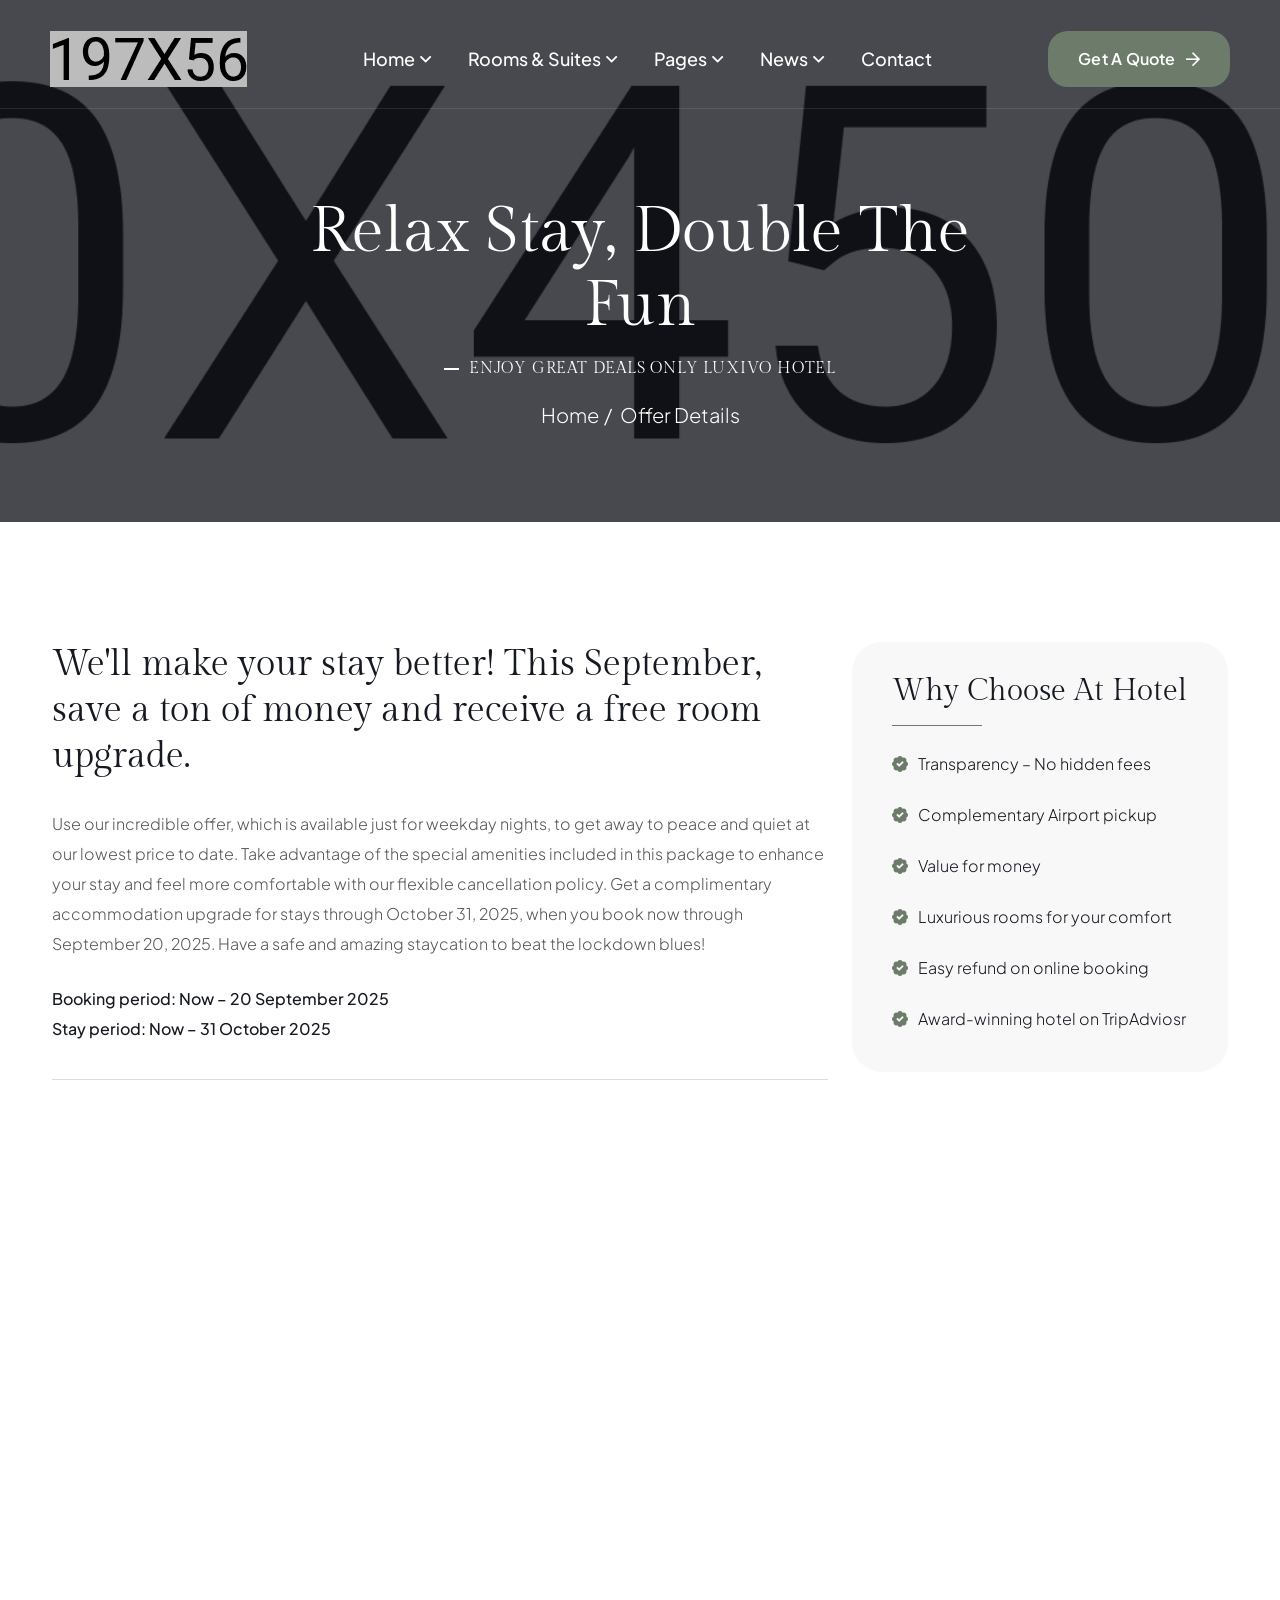
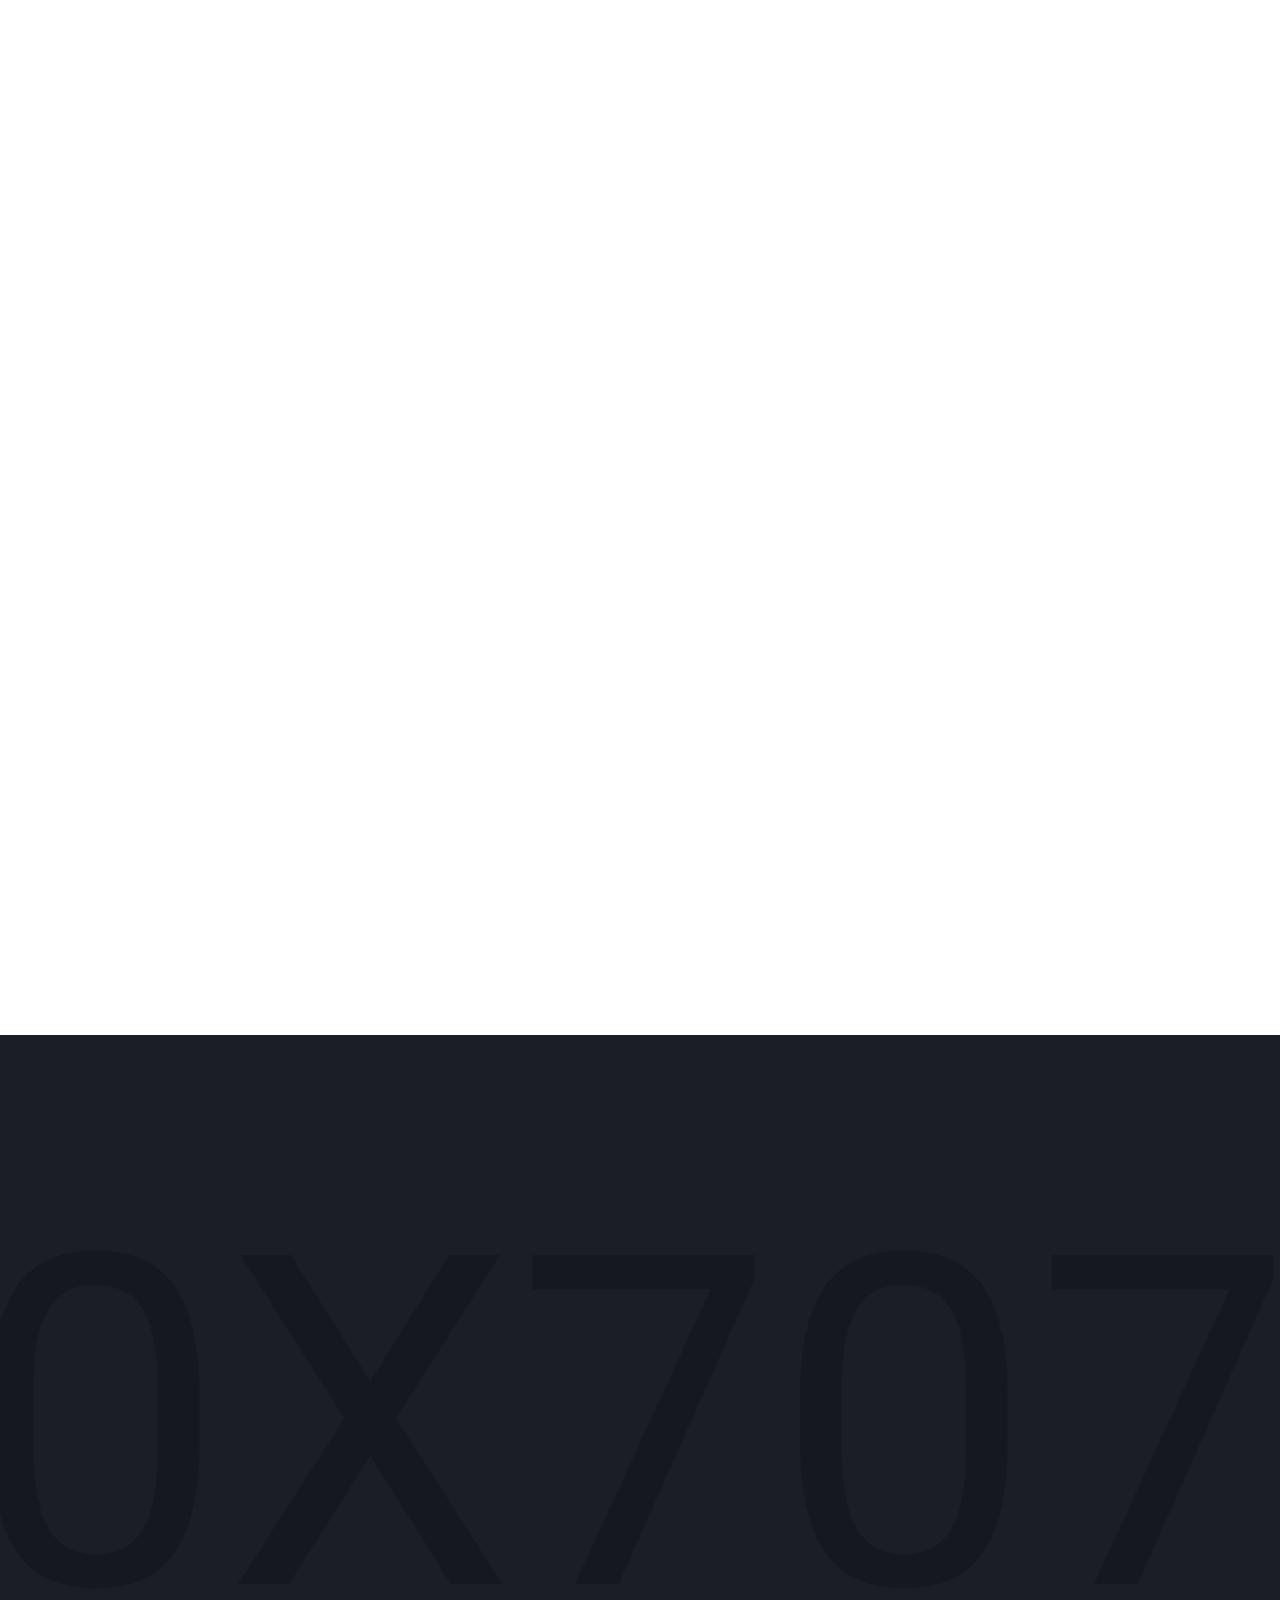
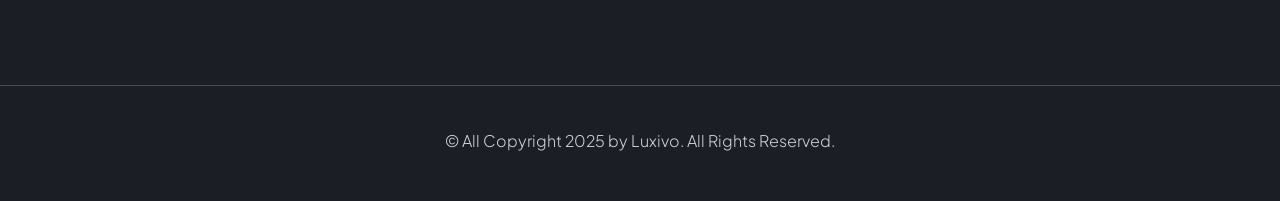
<file: offer-details.html>
<!DOCTYPE html>
<html lang="zxx">
    <head>
        <!--====== Required meta tags ======-->
        <meta charset="utf-8">
        <meta http-equiv="x-ua-compatible" content="ie=edge">
        <meta name="description" content="Hotel, Resort, Rooms">
        <meta name="viewport" content="width=device-width, initial-scale=1, shrink-to-fit=no">
        <!--====== Title ======-->
        <title>Luxivo - Hotel & Resort Booking HTML5 Template</title>
        <!--====== Favicon Icon ======-->
        <link rel="shortcut icon" href="assets/images/favicon.png" type="image/png">
        <!--====== Google Fonts ======-->
        <link href="https://fonts.googleapis.com/css2?family=Gilda+Display&family=Plus+Jakarta+Sans:ital,wght@0,200..800;1,200..800&display=swap" rel="stylesheet">
        <!--====== FontAwesome css ======-->
        <link rel="stylesheet" href="assets/fonts/fontawesome/css/all.min.css">
        <!--====== Bootstrap css ======-->
        <link rel="stylesheet" href="assets/css/plugins/bootstrap.min.css">
        <!--====== Slick-popup css ======-->
        <link rel="stylesheet" href="assets/css/plugins/slick.css">
        <!--====== Magnific-popup css ======-->
        <link rel="stylesheet" href="assets/css/plugins/magnific-popup.css">
        <!--====== Nice Select css ======-->
        <link rel="stylesheet" href="assets/css/plugins/nice-select.css">
        <!--====== Aos css ======-->
        <link rel="stylesheet" href="assets/css/plugins/aos.css">
        <!--====== Default css ======-->
        <link rel="stylesheet" href="assets/css/spacings.css">
        <!--====== Default css ======-->
        <link rel="stylesheet" href="assets/css/style.css">
    </head>
    <body>
        <!--====== Start Preloader ======-->
        <div class="preloader">
            <div class="loading-wrapper">
                <div class="loading"></div>
                <div id="loading-icon"><img src="assets/images/loader.png" alt="loader"></div>
            </div>
        </div><!--====== End Preloader ======-->
        <!--====== Start Overlay ======-->
        <div class="offcanvas__overlay"></div>
        <!--=== Start  Header Area  ===-->
        <header class="header-area header-one page-header transparent-header">
            <!--====  Header Navigation  ===-->
            <div class="header-navigation">
                <div class="container-fluid">
                    <!--====  Primary Menu  ===-->
                    <div class="primary-menu">
                        <!--====  Site Branding  ===-->
                        <div class="site-branding">
                            <a href="index.html" class="brand-logo"><img src="assets/images/logo/logo-white.png" alt="Brand Logo"></a>
                        </div>
                        <!--=== Main Menu ===-->
                        <div class="theme-nav-menu">
                            <!--=== Menu Top ===-->
                            <div class="theme-menu-top d-block d-xl-none">
                                <div class="site-branding">
                                    <a href="index.html" class="brand-logo"><img src="assets/images/logo/logo-main.png" alt="Brand Logo"></a>
                                </div>
                            </div>
                            <!--=== Main Menu ===-->
                            <nav class="main-menu">
                                <ul>
                                    <li class="menu-item has-children"><a href="index.html">Home</a>
                                        <ul class="sub-menu">
                                            <li><a href="index.html">Home One</a></li>
                                            <li><a href="index-2.html">Home Two</a></li>
                                            <li><a href="index-3.html">Home Three</a></li>
                                        </ul>
                                    </li>
                                    <li class="menu-item has-children"><a href="#">Rooms & Suites</a>
                                        <ul class="sub-menu">
                                            <li><a href="rooms.html">Rooms Grid</a></li>
                                            <li><a href="rooms-2.html">Rooms List</a></li>
                                            <li><a href="room-details.html">Room Details</a></li>
                                        </ul>
                                    </li>
                                    <li class="menu-item has-children"><a href="#">Pages</a>
                                        <ul class="sub-menu">
                                            <li><a href="about.html">About Us</a></li>
                                            <li><a href="services.html">Services</a>
                                                <ul class="sub-menu">
                                                    <li><a href="services.html">Services</a></li>
                                                    <li><a href="service-details.html">Service Details</a></li>
                                                </ul>
                                            </li>
                                            <li><a href="offer.html">Offers</a></li>
                                            <li><a href="offer-details.html">Offer Details</a></li>
                                            <li><a href="gallery.html">Our Gallery</a></li>
                                            <li><a href="team.html">Our Team</a></li>
                                            <li><a href="team-details.html">Team Details</a></li>
                                            <li><a href="pricing.html">Pricing</a></li>
                                            <li><a href="faqs.html">Faqs</a></li>
                                            <li><a href="404.html">404</a></li>
                                        </ul>
                                    </li>
                                    <li class="menu-item has-children"><a href="#">News</a>
                                        <ul class="sub-menu">
                                            <li><a href="blog-grid.html">Blog Grid</a></li>
                                            <li><a href="blog-standard.html">Blog Standard</a></li>
                                            <li><a href="blog-details.html">Blog Details</a></li>
                                        </ul>
                                    </li>
                                    <li class="menu-item"><a href="contact.html">Contact</a></li>
                                </ul>
                            </nav>
                            <!--=== Nav Button ===-->
                            <div class="theme-nav-button mt-20 d-block d-md-none">
                                <a href="contact.html" class="theme-btn style-one">Get A Quote<i class="far fa-arrow-right"></i></a>
                            </div>
                            <!--===  Menu Bottom ===-->
                            <div class="theme-menu-bottom mt-50 d-block d-xl-none">
                                <h5>Follow Us</h5>
                                <ul class="social-link">
                                    <li><a href="#"><i class="fab fa-facebook-f"></i></a></li>
                                    <li><a href="#"><i class="fab fa-twitter"></i></a></li>
                                    <li><a href="#"><i class="fab fa-linkedin-in"></i></a></li>
                                    <li><a href="#"><i class="fab fa-youtube"></i></a></li>
                                </ul>
                            </div>
                        </div>
                        <!--=== Header Nav Right ===-->
                        <div class="nav-right-item">
                            <div class="nav-button d-none d-md-block">
                                <a href="contact.html" class="theme-btn style-one">Get A Quote<i class="far fa-arrow-right"></i></a>
                            </div>
                            <div class="navbar-toggler">
                                <span></span>
                                <span></span>
                                <span></span>
                            </div>
                        </div>
                    </div>
                </div>
            </div>    
        </header><!--=== End  Header Area  ===-->
        <main>
            <!--======  Start Page Hero Section  ======-->
            <section class="page-hero bg_cover p-r z-1" data-src="assets/images/innerpage/bg/page-bg.jpg">
                <div class="container">
                    <div class="row justify-content-center">
                        <div class="col-lg-8">
                            <!--=== Page Content ===-->
                            <div class="page-content text-center">
                                <h1>Relax Stay, Double The Fun</h1>
                                <h6>Enjoy great deals only LUXIVO hotel</h6>
                                <ul>
                                    <li><a href="index.html">Home</a></li>
                                    <li>Offer Details</li>
                                </ul>
                            </div>
                        </div>
                    </div>
                </div>
            </section><!--======  End Page Hero Section  ======-->
            <!--======  Start offer Details Section  ======-->
            <section class="luxivo-offer-details-sec pt-120 pb-75">
                <div class="container">
                    <div class="row">
                        <div class="col-xl-8">
                            <!--=== Offer Details Wrapper ===-->
                            <div class="offer-details-wrapper">
                                <div class="offer-content">
                                    <div class="content mb-35" data-aos="fade-up" data-aos-duration="800">
                                        <h3 class="title">We'll make your stay better!  This September, save a ton of money and receive a free room upgrade.</h3>
                                        <p>Use our incredible offer, which is available just for weekday nights, to get away to peace and quiet at our lowest price to date.  Take advantage of the special amenities included in this package to enhance your stay and feel more comfortable with our flexible cancellation policy.  Get a complimentary accommodation upgrade for stays through October 31, 2025, when you book now through September 20, 2025.  Have a safe and amazing staycation to beat the lockdown blues!</p>
                                        <span>Booking period: Now – 20 September 2025</span>
                                        <span>Stay period: Now – 31 October 2025</span>
                                    </div>
                                    <div class="content-box mb-35" data-aos="fade-up" data-aos-duration="1000">
                                        <h3>Hotel Benefits:</h3>
                                        <ul class="check-list style-one">
                                            <li><i class="fas fa-badge-check"></i>Welcome drink upon arrival</li>
                                            <li><i class="fas fa-badge-check"></i>Welcome seasonal fruits in the room upon arrival</li>
                                            <li><i class="fas fa-badge-check"></i>30% discount on laundry</li>
                                            <li><i class="fas fa-badge-check"></i>25% discount on room service, food, beverages, and afternoon tea</li>
                                            <li><i class="fas fa-badge-check"></i>Free fast Wi-Fi (speed can be upgraded for webinars and e-games)</li>
                                            <li><i class="fas fa-badge-check"></i>Complimentary canape deluxe set and free access to the Royal Wing pool</li>
                                            <li><i class="fas fa-badge-check"></i>Complimentary upgrade to next available room type (for mini suites bookings only)</li>
                                        </ul>
                                    </div>
                                    <div class="content-box mb-35" data-aos="fade-up" data-aos-duration="1200">
                                        <h3>Terms and Conditions:</h3>
                                        <ul class="check-list style-two">
                                            <li>Free cancellation 24 hours before the check-in date.</li>
                                            <li>If cancelled within 24 hours before the check-in date, 1 night will be charged.</li>
                                            <li>In case of a no-show, the total amount will be charged</li>
                                            <li>The package benefits are non-transferable and cannot be exchanged for cash.</li>
                                            <li>This offer is valid for stays until 31 October 2021 (last night in-house).</li>
                                        </ul>
                                    </div>
                                </div>
                            </div>
                        </div>
                        <div class="col-xl-4">
                            <div class="offer-sidebar-area sticky-widget">
                                <!--=== Offer Widget Box ===-->
                                <div class="offer-widget-box mb-40" data-aos="fade-up" data-aos-duration="800">
                                    <h3>Why Choose At Hotel</h3>
                                    <ul class="check-list style-one">
                                        <li><i class="fas fa-badge-check"></i>Transparency – No hidden fees</li>
                                        <li><i class="fas fa-badge-check"></i>Complementary Airport pickup</li>
                                        <li><i class="fas fa-badge-check"></i>Value for money</li>
                                        <li><i class="fas fa-badge-check"></i>Luxurious rooms for your comfort</li>
                                        <li><i class="fas fa-badge-check"></i>Easy refund on online booking</li>
                                        <li><i class="fas fa-badge-check"></i>Award-winning hotel on TripAdviosr</li>
                                    </ul>
                                </div>
                                <!--=== Offer Widget Box ===-->
                                <div class="offer-widget-box mb-40" data-aos="fade-up" data-aos-duration="1000">
                                    <h3>Reservation Support</h3>
                                    <div class="info-box">
                                        <p>Tel:<a href="tel:+81392353199">Tel: + 81 392 353 199</a></p>
                                        <p>Fax: +41 (0)123445 68</p>
                                        <p><a href="mailto:luxivo@gmail.com">luxivo@gmail.com</a></p>
                                    </div>
                                    <p>Luxivo Hotel, Navagio Zakynthos Greece 1550, Hymalaya,Nepal</p>
                                </div>
                            </div>
                        </div>
                    </div>
                </div>
            </section><!--======  End offer Details Section  ======-->
            <!--======  Start Room Section  ======-->
            <section class="luxivo-room-sec pb-120">
                <div class="container">
                    <div class="row">
                        <div class="col-lg-12">
                            <!--=== Section Title ===-->
                            <div class="section-title mb-60" data-aos="fade-up" data-aos-duration="800">
                                <h3>Available in These Suites & Rooms</h3>
                            </div>
                        </div>
                    </div>
                    <!--=== Room Slider ===-->
                    <div class="room-slider-three" data-aos="fade-up" data-aos-duration="1000">
                        <!--=== Luxivo Room Item ===-->
                        <div class="luxivo-room-item style-four">
                            <div class="room-image">
                                <img src="assets/images/innerpage/room/room-img1.jpg" alt="room image">
                                <div class="hover-content-wrap">
                                    <div class="hover-content">
                                        <div class="ratings">
                                            <i class="fas fa-star"></i>
                                            <i class="fas fa-star"></i>
                                            <i class="fas fa-star"></i>
                                            <i class="fas fa-star"></i>
                                            <i class="fas fa-star"></i>
                                        </div>
                                        <h4><a href="room-details.html">Deluxe Family Rooms</a></h4>
                                        <div class="price">$350<span class="time">/Per Night</span></div>
                                        <div class="room-meta">
                                            <span><i class="far fa-expand-arrows-alt"></i>250 sqm</span>
                                            <span><i class="far fa-bed-alt"></i>3 Bed</span>
                                            <span><i class="far fa-bath"></i>3 Bathroom</span>
                                        </div>
                                        <a href="room-details.html" class="theme-btn style-two">VIEW DETAILS <i class="far fa-arrow-right"></i></a>
                                    </div>
                                    <div class="content">
                                        <h4><a href="room-details.html">Deluxe Family Rooms</a></h4>
                                        <a href="room-details.html" class="theme-btn style-two">VIEW DETAILS <i class="far fa-arrow-right"></i></a>
                                    </div>
                                </div>
                            </div>
                        </div>
                        <!--=== Luxivo Room Item ===-->
                        <div class="luxivo-room-item style-four">
                            <div class="room-image">
                                <img src="assets/images/innerpage/room/room-img2.jpg" alt="room image">
                                <div class="hover-content-wrap">
                                    <div class="hover-content">
                                        <div class="ratings">
                                            <i class="fas fa-star"></i>
                                            <i class="fas fa-star"></i>
                                            <i class="fas fa-star"></i>
                                            <i class="fas fa-star"></i>
                                            <i class="fas fa-star"></i>
                                        </div>
                                        <h4><a href="room-details.html">Exclusive Weekend Getaway</a></h4>
                                        <div class="price">$350<span class="time">/Per Night</span></div>
                                        <div class="room-meta">
                                            <span><i class="far fa-expand-arrows-alt"></i>250 sqm</span>
                                            <span><i class="far fa-bed-alt"></i>3 Bed</span>
                                            <span><i class="far fa-bath"></i>3 Bathroom</span>
                                        </div>
                                        <a href="room-details.html" class="theme-btn style-two">VIEW DETAILS <i class="far fa-arrow-right"></i></a>
                                    </div>
                                    <div class="content">
                                        <h4><a href="room-details.html">Exclusive Weekend Getaway</a></h4>
                                        <a href="room-details.html" class="theme-btn style-two">VIEW DETAILS <i class="far fa-arrow-right"></i></a>
                                    </div>
                                </div>
                            </div>
                        </div>
                        <!--=== Luxivo Room Item ===-->
                        <div class="luxivo-room-item style-four">
                            <div class="room-image">
                                <img src="assets/images/innerpage/room/room-img3.jpg" alt="room image">
                                <div class="hover-content-wrap">
                                    <div class="hover-content">
                                        <div class="ratings">
                                            <i class="fas fa-star"></i>
                                            <i class="fas fa-star"></i>
                                            <i class="fas fa-star"></i>
                                            <i class="fas fa-star"></i>
                                            <i class="fas fa-star"></i>
                                        </div>
                                        <h4><a href="room-details.html">Luxury Signature Suites</a></h4>
                                        <div class="price">$350<span class="time">/Per Night</span></div>
                                        <div class="room-meta">
                                            <span><i class="far fa-expand-arrows-alt"></i>250 sqm</span>
                                            <span><i class="far fa-bed-alt"></i>3 Bed</span>
                                            <span><i class="far fa-bath"></i>3 Bathroom</span>
                                        </div>
                                        <a href="room-details.html" class="theme-btn style-two">VIEW DETAILS<i class="far fa-arrow-right"></i></a>
                                    </div>
                                    <div class="content">
                                        <h4><a href="room-details.html">Luxury Signature Suites</a></h4>
                                        <a href="room-details.html" class="theme-btn style-two">VIEW DETAILS <i class="far fa-arrow-right"></i></a>
                                    </div>
                                </div>
                            </div>
                        </div>
                        <!--=== Luxivo Room Item ===-->
                        <div class="luxivo-room-item style-four">
                            <div class="room-image">
                                <img src="assets/images/innerpage/room/room-img2.jpg" alt="room image">
                                <div class="hover-content-wrap">
                                    <div class="hover-content">
                                        <div class="ratings">
                                            <i class="fas fa-star"></i>
                                            <i class="fas fa-star"></i>
                                            <i class="fas fa-star"></i>
                                            <i class="fas fa-star"></i>
                                            <i class="fas fa-star"></i>
                                        </div>
                                        <h4><a href="room-details.html">Exclusive Weekend Getaway</a></h4>
                                        <div class="price">$350<span class="time">/Per Night</span></div>
                                        <div class="room-meta">
                                            <span><i class="far fa-expand-arrows-alt"></i>250 sqm</span>
                                            <span><i class="far fa-bed-alt"></i>3 Bed</span>
                                            <span><i class="far fa-bath"></i>3 Bathroom</span>
                                        </div>
                                        <a href="room-details.html" class="theme-btn style-two">VIEW DETAILS <i class="far fa-arrow-right"></i></a>
                                    </div>
                                    <div class="content">
                                        <h4><a href="room-details.html">Exclusive Weekend Getaway</a></h4>
                                        <a href="room-details.html" class="theme-btn style-two">VIEW DETAILS <i class="far fa-arrow-right"></i></a>
                                    </div>
                                </div>
                            </div>
                        </div>
                    </div>
                </div>
            </section><!--======  End Room Section  ======-->
        </main>
        <!--======  Start Footer  ======-->
        <footer class="main-footer bg_cover" data-src="assets/images/footer/footer-bg.jpg">
            <!--=== Footer Top ===-->
            <div class="container">
                <div class="footer-top-area" data-aos="fade-up" data-aos-duration="800">
                    <div class="row">
                        <div class="col-lg-4 col-md-6">
                            <div class="luxivo-info-box style-one">
                                <div class="icon">
                                    <i class="fal fa-phone-volume"></i>
                                </div>
                                <div class="content">
                                    <span>Call us Anytime</span>
                                    <h5><a href="tel:+00123(4325)236">+00 123 (4325) 236</a></h5>
                                </div>
                            </div>
                        </div>
                        <div class="col-lg-4 col-md-6">
                            <div class="luxivo-info-box style-one">
                                <div class="icon">
                                    <i class="fal fa-envelope"></i>
                                </div>
                                <div class="content">
                                    <span>Send us E-Mail</span>
                                    <h5><a href="mailto:info.example@gmail.com">Info.example@gmail.com</a></h5>
                                </div>
                            </div>
                        </div>
                        <div class="col-lg-4 col-md-6">
                            <div class="luxivo-info-box style-one">
                                <div class="icon">
                                    <i class="fal fa-map-marker-alt"></i>
                                </div>
                                <div class="content">
                                    <span>Address</span>
                                    <h5>Evergreen Terrace, Brooklyn</h5>
                                </div>
                            </div>
                        </div>
                    </div>
                </div>
            </div>
            <!--=== Footer Widget Area ===-->
            <div class="footer-widget-area pt-80 pb-40">
                <div class="container">
                    <div class="row justify-content-center">
                        <div class="col-xl-4 col-md-6 col-sm-12 order-1">
                            <!--=== Footer Widget ===-->
                            <div class="footer-widget footer-about-widget mb-40" data-aos="fade-up" data-aos-duration="800">
                                <div class="widget-content">
                                    <div class="footer-logo mb-30">
                                        <img src="assets/images/logo/logo-white.png" alt="Logo White">
                                    </div>
                                    <p>Conveniently fashion market positioning readiness before sticky communities. Assertively matrix multif sources through team building</p>
                                    <div class="newsletter-box">
                                        <form>
                                            <div class="form-group">
                                                <input type="email" placeholder="Enter your email" class="form_control" required>
                                                <button class="theme-btn style-one">SUBSCRIBE <i class="far fa-paper-plane"></i></button>
                                            </div>
                                        </form>
                                    </div>
                                </div>
                            </div>
                        </div>
                        <div class="col-xl-5 col-sm-12 order-3 order-xl-2">
                            <div class="row">
                                <div class="col-md-6">
                                    <!--=== Footer Widget ===-->
                                    <div class="footer-widget footer-nav-widget mb-40" data-aos="fade-up" data-aos-duration="1000">
                                        <div class="widget-content">
                                            <h4 class="widget-title">Quick Links</h4>
                                            <ul class="widget-nav">
                                                <li><a href="about.html">About Hotel</a></li>
                                                <li><a href="rooms.html">Rooms & Suites</a></li>
                                                <li><a href="services.html">Services</a></li>
                                                <li><a href="blog-grid.html">News & media</a></li>
                                                <li><a href="team.html">Our Team</a></li>
                                                <li><a href="contact.html">Contact</a></li>
                                            </ul>
                                        </div>
                                    </div>
                                </div>
                                <div class="col-md-6">
                                    <!--=== Footer Widget ===-->
                                    <div class="footer-widget footer-nav-widget mb-40" data-aos="fade-up" data-aos-duration="1000">
                                        <div class="widget-content">
                                            <h4 class="widget-title">Useful Links</h4>
                                            <ul class="widget-nav">
                                                <li><a href="rooms.html">Rooms & Suites</a></li>
                                                <li><a href="offer.html">Offers</a></li>
                                                <li><a href="team.html">Team</a></li>
                                                <li><a href="gallery.html">Gallery</a></li>
                                                <li><a href="pricing.html">Pricing</a></li>
                                                <li><a href="faqs.html">FAQ’s</a></li>
                                            </ul>
                                        </div>
                                    </div>
                                </div>
                            </div>
                        </div>
                        <div class="col-xl-3 col-md-6 col-sm-12 order-2 order-xl-3">
                            <!--=== Footer Widget ===-->
                            <div class="footer-widget footer-post-widget mb-40" data-aos="fade-up" data-aos-duration="1400">
                                <div class="widget-content">
                                    <h4 class="widget-title">Recent Post</h4>
                                    <div class="recent-post-list">
                                        <div class="footer-recent-post mb-30">
                                            <div class="thumbnail">
                                                <img src="assets/images/footer/post-thumb1.jpg" alt="Post Thumbnail">
                                            </div>
                                            <div class="content">
                                                <span><i class="fal fa-calendar-alt"></i>08 August, 2025</span>
                                                <h6><a href="blog-details.html">Continually network focused infrastructures</a></h6>
                                            </div>
                                        </div>
                                        <div class="footer-recent-post mb-30">
                                            <div class="thumbnail">
                                                <img src="assets/images/footer/post-thumb2.jpg" alt="Post Thumbnail">
                                            </div>
                                            <div class="content">
                                                <span><i class="fal fa-calendar-alt"></i>08 August, 2025</span>
                                                <h6><a href="blog-details.html">Appropriately initiate resource through line</a></h6>
                                            </div>
                                        </div>
                                    </div>
                                </div>
                            </div>
                        </div>
                    </div>
                </div>
            </div>
            <!--=== Copyright Area ===-->
            <div class="copyright-area">
                <div class="container">
                    <div class="row">
                        <div class="col-xl-12">
                            <!--=== Copyright Text ===-->
                            <div class="copyright-text text-center">
                                <p>&copy; All Copyright 2025 by Luxivo. All Rights Reserved.</p>
                            </div>
                        </div>
                    </div>
                </div>
            </div>
        </footer><!--====== End Footer  ======-->
        <!--====== Back To Top  ======-->
        <div class="back-to-top" ><i class="far fa-angle-up"></i></div>
        <!--====== Jquery js ======-->
        <script src="assets/js/plugins/jquery-3.7.1.min.js"></script>
        <!--====== Bootstrap js ======-->
        <script src="assets/js/plugins/popper.min.js"></script>
        <!--====== Bootstrap js ======-->
        <script src="assets/js/plugins/bootstrap.min.js"></script>
        <!--====== Slick js ======-->
        <script src="assets/js/plugins/slick.min.js"></script>
        <!--====== Magnific js ======-->
        <script src="assets/js/plugins/jquery.magnific-popup.min.js"></script>
        <!--====== Waypoint js ======-->
        <script src="assets/js/plugins/jquery.waypoints.js"></script>
        <!--====== CounterUp js ======-->
        <script src="assets/js/plugins/jquery.counterup.min.js"></script>
        <!--====== Nice Select js ======-->
        <script src="assets/js/plugins/jquery.nice-select.min.js"></script>
        <!--====== ImagesLoaded js ======-->
        <script src="assets/js/plugins/imagesloaded.min.js"></script>
        <!--====== Isotope js ======-->
        <script src="assets/js/plugins/isotope.min.js"></script>
        <!--====== Aos js ======-->
        <script src="assets/js/plugins/aos.js"></script>
        <!--====== Common js ======-->
        <script src="assets/js/theme.js"></script>
    </body>
</html>
</file>
<file: assets/css/plugins/nice-select.css>
.nice-select {
	border: solid 1px #e8e8e8;
	box-sizing: border-box;
	clear: both;
	cursor: pointer;
	display: block;
	/* float: left; */
	font-family: inherit;
	font-weight: normal;
	line-height: 40px;
	outline: none;
	position: relative;
	-webkit-transition: all 0.2s ease-in-out;
	transition: all 0.2s ease-in-out;
	-webkit-user-select: none;
	-moz-user-select: none;
	-ms-user-select: none;
	user-select: none;
	white-space: nowrap;
	width: auto;
}
.nice-select:hover {
	border-color: #dbdbdb;
}
.nice-select:active,
.nice-select.open,
.nice-select:focus {
	border-color: #999;
}
.nice-select.open .list {
	opacity: 1;
	pointer-events: auto;
	-webkit-transform: scale(1) translateY(0);
	-ms-transform: scale(1) translateY(0);
	transform: scale(1) translateY(0);
}
.nice-select.disabled {
	border-color: #ededed;
	color: #999;
	pointer-events: none;
}
.nice-select.disabled:after {
	border-color: #cccccc;
}
.nice-select.wide {
	width: 100%;
}
.nice-select.wide .list {
	left: 0 !important;
	right: 0 !important;
}
.nice-select.right {
	float: right;
}
.nice-select.right .list {
	left: auto;
	right: 0;
}
.nice-select.small {
	font-size: 12px;
	height: 36px;
	line-height: 34px;
}
.nice-select.small:after {
	height: 4px;
	width: 4px;
}
.nice-select.small .option {
	line-height: 34px;
	min-height: 34px;
}
.nice-select .list {
	background-color: #fff;
	border-radius: 5px;
	box-shadow: 0 0 0 1px rgba(68, 68, 68, 0.11);
	box-sizing: border-box;
	margin-top: 4px;
	opacity: 0;
	overflow: hidden;
	padding: 0;
	pointer-events: none;
	position: absolute;
	top: 100%;
	left: 0;
	-webkit-transform-origin: 50% 0;
	-ms-transform-origin: 50% 0;
	transform-origin: 50% 0;
	-webkit-transform: scale(0.75) translateY(-21px);
	-ms-transform: scale(0.75) translateY(-21px);
	transform: scale(0.75) translateY(-21px);
	-webkit-transition: all 0.2s cubic-bezier(0.5, 0, 0, 1.25), opacity 0.15s ease-out;
	transition: all 0.2s cubic-bezier(0.5, 0, 0, 1.25), opacity 0.15s ease-out;
	z-index: 9;
	overflow-y: scroll;
}
.nice-select .list:hover .option:not(:hover) {
	background-color: transparent !important;
}
.nice-select .option {
	cursor: pointer;
	font-weight: 400;
	line-height: 40px;
	list-style: none;
	min-height: 40px;
	outline: none;
	font-size: 14px;
	padding: 0 15px;
	text-align: left;
	-webkit-transition: all 0.2s;
	transition: all 0.2s;
}
.nice-select .option:hover,
.nice-select .option.focus,
.nice-select .option.selected.focus {
	background-color: #f6f6f6;
}
.nice-select .option.selected {
	font-weight: bold;
}
.nice-select .option.disabled {
	background-color: transparent;
	color: #999;
	cursor: default;
}
.no-csspointerevents .nice-select .list {
	display: none;
}
.no-csspointerevents .nice-select.open .list {
	display: block;
}
</file>
<file: assets/css/spacings.css>
/*---------------------------------------
    - Margin & Padding
-----------------------------------------*/
/*-- Margin Top --*/
.mt-5 {
  margin-top: 5px; }

.mt-10 {
  margin-top: 10px; }

.mt-15 {
  margin-top: 15px; }

.mt-20 {
  margin-top: 20px; }

.mt-25 {
  margin-top: 25px; }

.mt-30 {
  margin-top: 30px; }

.mt-35 {
  margin-top: 35px; }

.mt-40 {
  margin-top: 40px; }

.mt-45 {
  margin-top: 45px; }

.mt-50 {
  margin-top: 50px; }

.mt-55 {
  margin-top: 55px; }

.mt-60 {
  margin-top: 60px; }

.mt-65 {
  margin-top: 65px; }

.mt-70 {
  margin-top: 70px; }

.mt-75 {
  margin-top: 75px; }

.mt-80 {
  margin-top: 80px; }

.mt-85 {
  margin-top: 85px; }

.mt-90 {
  margin-top: 90px; }

.mt-95 {
  margin-top: 95px; }

.mt-100 {
  margin-top: 100px; }

.mt-105 {
  margin-top: 105px; }

.mt-110 {
  margin-top: 110px; }

.mt-115 {
  margin-top: 115px; }

.mt-120 {
  margin-top: 120px; }

.mt-125 {
  margin-top: 125px; }

.mt-130 {
  margin-top: 130px; }

.mt-135 {
  margin-top: 135px; }

.mt-140 {
  margin-top: 140px; }

.mt-145 {
  margin-top: 145px; }

.mt-150 {
  margin-top: 150px; }

.mt-155 {
  margin-top: 155px; }

.mt-160 {
  margin-top: 160px; }

.mt-165 {
  margin-top: 165px; }

.mt-170 {
  margin-top: 170px; }

.mt-175 {
  margin-top: 175px; }

.mt-180 {
  margin-top: 180px; }

.mt-185 {
  margin-top: 185px; }

.mt-190 {
  margin-top: 190px; }

.mt-195 {
  margin-top: 195px; }

.mt-200 {
  margin-top: 200px; }

.mt-205{
  margin-top: 205px;
}
.mt-210{
  margin-top: 210px;
}
.mt-215{
  margin-top: 215px;
}
.mt-220{
  margin-top: 220px;
}
.mt-225{
  margin-top: 225px;
}
.mt-230{
  margin-top: 230px;
}
.mt-235{
  margin-top: 235px;
}
.mt-240{
  margin-top: 240px;
}
.mt-245{
  margin-top: 245px;
}
.mt-250{
  margin-top: 250px;
}
.mt-255{
  margin-top: 255px;
}
.mt-260{
  margin-top: 260px;
}
.mt-265{
  margin-top: 265px;
}
.mt-270{
  margin-top: 270px;
}
.mt-275{
  margin-top: 275px;
}
.mt-280{
  margin-top: 280px;
}
.mt-285{
  margin-top: 285px;
}
.mt-290{
  margin-top: 290px;
}
.mt-295{
  margin-top: 295px;
}
.mt-300{
  margin-top: 300px;
}
/*-- Margin Bottom --*/
.mb-5 {
  margin-bottom: 5px; }

.mb-10 {
  margin-bottom: 10px; }

.mb-15 {
  margin-bottom: 15px; }

.mb-20 {
  margin-bottom: 20px; }

.mb-25 {
  margin-bottom: 25px; }

.mb-30 {
  margin-bottom: 30px; }

.mb-35 {
  margin-bottom: 35px; }

.mb-40 {
  margin-bottom: 40px; }

.mb-45 {
  margin-bottom: 45px; }

.mb-50 {
  margin-bottom: 50px; }

.mb-55 {
  margin-bottom: 55px; }

.mb-60 {
  margin-bottom: 60px; }

.mb-65 {
  margin-bottom: 65px; }

.mb-70 {
  margin-bottom: 70px; }

.mb-75 {
  margin-bottom: 75px; }

.mb-80 {
  margin-bottom: 80px; }

.mb-85 {
  margin-bottom: 85px; }

.mb-90 {
  margin-bottom: 90px; }

.mb-95 {
  margin-bottom: 95px; }

.mb-100 {
  margin-bottom: 100px; }

.mb-105 {
  margin-bottom: 105px; }

.mb-110 {
  margin-bottom: 110px; }

.mb-115 {
  margin-bottom: 115px; }

.mb-120 {
  margin-bottom: 120px; }

.mb-125 {
  margin-bottom: 125px; }

.mb-130 {
  margin-bottom: 130px; }

.mb-135 {
  margin-bottom: 135px; }

.mb-140 {
  margin-bottom: 140px; }

.mb-145 {
  margin-bottom: 145px; }

.mb-150 {
  margin-bottom: 150px; }

.mb-155 {
  margin-bottom: 155px; }

.mb-160 {
  margin-bottom: 160px; }

.mb-165 {
  margin-bottom: 165px; }

.mb-170 {
  margin-bottom: 170px; }

.mb-175 {
  margin-bottom: 175px; }

.mb-180 {
  margin-bottom: 180px; }

.mb-185 {
  margin-bottom: 185px; }

.mb-190 {
  margin-bottom: 190px; }

.mb-195 {
  margin-bottom: 195px; }

.mb-200 {
  margin-bottom: 200px; }

.mb-205 {
  margin-bottom: 205px; }

.mb-210 {
  margin-bottom: 210px; }

.mb-215 {
  margin-bottom: 215px; }

.mb-220 {
  margin-bottom: 220px; }

.mb-225 {
  margin-bottom: 225px; }

.mb-230 {
  margin-bottom: 230px; }

.mb-235 {
  margin-bottom: 235px; }

.mb-240 {
  margin-bottom: 240px; }

.mb-245 {
  margin-bottom: 245px; }

.mb-250 {
  margin-bottom: 250px; }

.mb-255 {
  margin-bottom: 255px; }

.mb-260 {
  margin-bottom: 260px; }

.mb-265 {
  margin-bottom: 265px; }

.mb-270 {
  margin-bottom: 270px; }

.mb-275 {
  margin-bottom: 275px; }

.mb-280 {
  margin-bottom: 280px; }

.mb-285 {
  margin-bottom: 285px; }

.mb-290 {
  margin-bottom: 290px; }

.mb-295 {
  margin-bottom: 295px; }

.mb-300 {
  margin-bottom: 300px; }

/*-- Padding Top --*/
.pt-5 {
  padding-top: 5px; }

.pt-10 {
  padding-top: 10px; }

.pt-15 {
  padding-top: 15px; }

.pt-20 {
  padding-top: 20px; }

.pt-25 {
  padding-top: 25px; }

.pt-30 {
  padding-top: 30px; }

.pt-35 {
  padding-top: 35px; }

.pt-40 {
  padding-top: 40px; }

.pt-45 {
  padding-top: 45px; }

.pt-50 {
  padding-top: 50px; }

.pt-55 {
  padding-top: 55px; }

.pt-60 {
  padding-top: 60px; }

.pt-65 {
  padding-top: 65px; }

.pt-70 {
  padding-top: 70px; }

.pt-75 {
  padding-top: 75px; }

.pt-80 {
  padding-top: 80px; }

.pt-85 {
  padding-top: 85px; }

.pt-90 {
  padding-top: 90px; }

.pt-95 {
  padding-top: 95px; }

.pt-100 {
  padding-top: 100px; }

.pt-105 {
  padding-top: 105px; }

.pt-110 {
  padding-top: 110px; }

.pt-115 {
  padding-top: 115px; }

.pt-120 {
  padding-top: 120px; }

.pt-125 {
  padding-top: 125px; }

.pt-130 {
  padding-top: 130px; }

.pt-135 {
  padding-top: 135px; }

.pt-140 {
  padding-top: 140px; }

.pt-145 {
  padding-top: 145px; }

.pt-150 {
  padding-top: 150px; }

.pt-155 {
  padding-top: 155px; }

.pt-160 {
  padding-top: 160px; }

.pt-165 {
  padding-top: 165px; }

.pt-170 {
  padding-top: 170px; }

.pt-175 {
  padding-top: 175px; }

.pt-180 {
  padding-top: 180px; }

.pt-185 {
  padding-top: 185px; }

.pt-190 {
  padding-top: 190px; }

.pt-195 {
  padding-top: 195px; }

.pt-200 {
  padding-top: 200px; }

.pt-205 {
  padding-top: 205px; }

.pt-210 {
  padding-top: 210px; }

.pt-215 {
  padding-top: 215px; }

.pt-220 {
  padding-top: 220px; }

.pt-225 {
  padding-top: 225px; }

.pt-230 {
  padding-top: 230px; }

.pt-235 {
  padding-top: 235px; }

.pt-240 {
  padding-top: 240px; }

.pt-245 {
  padding-top: 245px; }

.pt-250 {
  padding-top: 250px; }

.pt-255 {
  padding-top: 255px; }

.pt-260 {
  padding-top: 260px; }

.pt-265 {
  padding-top: 265px; }

.pt-270 {
  padding-top: 270px; }

.pt-275 {
  padding-top: 275px; }

.pt-280 {
  padding-top: 280px; }

.pt-285 {
  padding-top: 285px; }

.pt-290 {
  padding-top: 290px; }

.pt-295 {
  padding-top: 295px; }

.pt-300 {
  padding-top: 300px; }


/*-- Padding Bottom --*/
.pb-5 {
  padding-bottom: 5px; }

.pb-10 {
  padding-bottom: 10px; }

.pb-15 {
  padding-bottom: 15px; }

.pb-20 {
  padding-bottom: 20px; }

.pb-25 {
  padding-bottom: 25px; }

.pb-30 {
  padding-bottom: 30px; }

.pb-35 {
  padding-bottom: 35px; }

.pb-40 {
  padding-bottom: 40px; }

.pb-45 {
  padding-bottom: 45px; }

.pb-50 {
  padding-bottom: 50px; }

.pb-55 {
  padding-bottom: 55px; }

.pb-60 {
  padding-bottom: 60px; }

.pb-65 {
  padding-bottom: 65px; }

.pb-70 {
  padding-bottom: 70px; }

.pb-75 {
  padding-bottom: 75px; }

.pb-80 {
  padding-bottom: 80px; }

.pb-85 {
  padding-bottom: 85px; }

.pb-90 {
  padding-bottom: 90px; }

.pb-95 {
  padding-bottom: 95px; }

.pb-100 {
  padding-bottom: 100px; }

.pb-105 {
  padding-bottom: 105px; }

.pb-110 {
  padding-bottom: 110px; }

.pb-115 {
  padding-bottom: 115px; }

.pb-120 {
  padding-bottom: 120px; }

.pb-125 {
  padding-bottom: 125px; }

.pb-130 {
  padding-bottom: 130px; 
}


.pb-135 {
  padding-bottom: 135px; }

.pb-140 {
  padding-bottom: 140px; }

.pb-145 {
  padding-bottom: 145px; }

.pb-150 {
  padding-bottom: 150px; }

.pb-155 {
  padding-bottom: 155px; }

.pb-160 {
  padding-bottom: 160px; }

.pb-165 {
  padding-bottom: 165px; }

.pb-170 {
  padding-bottom: 170px; }

.pb-175 {
  padding-bottom: 175px; }

.pb-180 {
  padding-bottom: 180px; }

.pb-185 {
  padding-bottom: 185px; }

.pb-190 {
  padding-bottom: 190px; }

.pb-195 {
  padding-bottom: 195px; }

.pb-200 {
  padding-bottom: 200px; }

.pb-205 {
  padding-bottom: 205px; }

.pb-210 {
  padding-bottom: 210px; }

.pb-215 {
  padding-bottom: 215px; }

.pb-220 {
  padding-bottom: 220px; }

.pb-225 {
  padding-bottom: 225px; }

.pb-230 {
  padding-bottom: 230px; }

.pb-235 {
  padding-bottom: 235px; }

.pb-240 {
  padding-bottom: 240px; }

.pb-245 {
  padding-bottom: 245px; }

.pb-250 {
  padding-bottom: 250px; }

.pb-255 {
  padding-bottom: 255px; }

.pb-260 {
  padding-bottom: 260px; }

.pb-265 {
  padding-bottom: 265px; }

.pb-270 {
  padding-bottom: 270px; }

.pb-275 {
  padding-bottom: 275px; }

.pb-280 {
  padding-bottom: 280px; }

.pb-285 {
  padding-bottom: 285px; }

.pb-290 {
  padding-bottom: 290px; }

.pb-295 {
  padding-bottom: 295px; }

.pb-300 {
  padding-bottom: 300px; }
</file>
<file: assets/css/style.css>
/*----------------------------------------------------------------------------------- 

Template Name: Luxivo - Hotel & Resort Booking HTML5 Template
URI: https://nayonacademy.com/
Description: Luxivo is a modern, elegant, and fully responsive HTML template designed specifically for hotels, resorts, villas, guest houses, and all kinds of accommodation booking websites. With a clean layout and user-friendly design, Luxivo makes it simple for your customers to explore rooms, check availability, and make reservations with ease.
Author: Themeservices
Author URI: https://themeforest.net/user/themeservices
Version: 1.0 


------------------------------------------------------
   CSS INDEX
-----------------------------------------------------

    # Components
        # Base CSS
        # Common CSS
        # Preloader CSS
        # Offcanvas CSS
        # Animation CSS
        # Button CSS
    # Sections
       # Header CSS
       # Hero Section CSS
       # Search Section CSS
       # Elements CSS
       # About Section CSS
       # Features Section CSS
       # Service Section CSS
       # Counter Section CSS
       # Gallery Section CSS
       # Room Section CSS
       # Pricing Section CSS
       # Faq Section CSS
       # Team Section CSS
       # Testimonial Section CSS
       # Blog Section CSS
       # CTA Section CSS
       # Contact Section CSS
       # Error Section CSS
       # Footer CSS
-------------------------------------------------------    */
/*---- 

====================
1. Base CSS
    # base  CSS
====================

----*/
/* Base CSS */
.room-card {
  background: #ffffff;
  border: 1px solid #e5e5e5;
  border-radius: 14px;
  padding: 25px;
  transition: all 0.3s ease;
  box-shadow: 0 5px 20px rgba(0, 0, 0, 0.04);
}

.room-card:hover {
  transform: translateY(-4px);
  box-shadow: 0 12px 30px rgba(0, 0, 0, 0.08);
}

.room-title {
  font-family: 'Playfair Display', serif;
  font-size: 22px;
  margin-bottom: 10px;
}

.room-price {
  font-size: 24px;
  font-weight: 600;
  color: #6f7d67;
  /* olive theme */
  margin-bottom: 10px;
}

.room-price span {
  font-size: 14px;
  color: #888;
  font-weight: 400;
}

.room-meta p {
  margin-bottom: 5px;
  color: #555;
}

.room-actions {
  margin-top: 15px;
  display: flex;
  gap: 10px;
}

/* Tombol View Detail */
.btn-detail {
  padding: 8px 16px;
  border: 1px solid #6f7d67;
  border-radius: 8px;
  text-decoration: none;
  color: #6f7d67;
  transition: 0.3s;
}

.btn-detail:hover {
  background: #6f7d67;
  color: #fff;
}

/* Tombol Book */
.btn-book {
  padding: 8px 18px;
  border-radius: 8px;
  border: none;
  background: #6f7d67;
  color: #fff;
  transition: 0.3s;
}

.btn-book:hover {
  background: #596553;
}

/* Modal Background */
.booking-modal {
  border-radius: 18px;
  border: none;
  box-shadow: 0 20px 60px rgba(0, 0, 0, 0.15);
}

/* Header */
.booking-header {
  border-bottom: 1px solid #eee;
  padding: 20px 25px;
}

.booking-header .modal-title {
  font-family: 'Playfair Display', serif;
  font-size: 20px;
}

/* Info Box */
.unit-info-box {
  background: #f6f6f2;
  padding: 18px;
  border-radius: 12px;
  margin-bottom: 20px;
  border-left: 4px solid #6f7d67;
}

.unit-info-box strong {
  color: #6f7d67;
}

/* Input */
.custom-input {
  border-radius: 10px;
  padding: 10px 12px;
  border: 1px solid #ddd;
  transition: 0.3s;
}

.custom-input:focus {
  border-color: #6f7d67;
  box-shadow: 0 0 0 0.15rem rgba(111, 125, 103, 0.2);
}

/* Confirm Button */
.btn-confirm {
  background: #6f7d67;
  border: none;
  padding: 12px;
  border-radius: 10px;
  color: white;
  font-weight: 500;
  transition: 0.3s;
}

.btn-confirm:hover {
  background: #596553;
}

:root {
  --primary-color: #6D7C6A;
  --heading-color: #161921;
  --primary-black-color: #161921;
  --gray-color: #F8F8F8;
  --white-color: #ffffff;
  --text-color: #565656;
  --border-color: #D8DDE1;
  --heading-font: "Gilda Display", serif;
  --body-font: "Plus Jakarta Sans", sans-serif;
}

html {
  font-size: 100%;
}

* {
  margin: 0;
  padding: 0;
  -webkit-box-sizing: border-box;
  box-sizing: border-box;
}

a {
  color: inherit;
  text-decoration: none;
  -webkit-transition: all 0.3s ease-out 0s;
  transition: all 0.3s ease-out 0s;
}

a:hover,
a:focus {
  color: inherit;
  text-decoration: none;
}

a:focus,
input:focus,
textarea:focus,
button:focus {
  text-decoration: none;
  outline: none;
}

i,
span,
a {
  display: inline-block;
}

h1,
h2,
h3,
h4,
h5,
h6 {
  margin: 0px;
  color: var(--heading-color);
  font-family: var(--heading-font);
}

h1 {
  font-size: 80px;
  line-height: 1.15em;
}

h2 {
  font-size: 48px;
  line-height: 1.25em;
}

h3 {
  font-size: 36px;
  line-height: 1.27em;
}

h4 {
  font-size: 24px;
  line-height: 1.3em;
}

h5 {
  font-size: 18px;
  line-height: 1.1;
}

h6 {
  font-size: 16px;
  line-height: 1.5em;
}

ul,
ol {
  margin: 0px;
  padding: 0px;
  list-style-type: none;
}

p {
  margin: 0px;
}

input,
textarea {
  display: inherit;
}

button {
  background-color: transparent;
  border: none;
}

label {
  margin-bottom: 0;
}

iframe {
  width: 100%;
  border: none;
  display: inherit;
}

img {
  max-width: 100%;
}

body {
  font-weight: normal;
  font-style: normal;
  font-weight: 300;
  color: var(--text-color);
  font-family: var(--body-font);
  font-size: 16px;
  line-height: 30px;
  overflow-x: hidden;
}

main {
  display: block;
  width: 100%;
}

/*===== Scrollbar =====*/
::-webkit-scrollbar {
  width: 5px;
}

::-webkit-scrollbar-track {
  background: #abafb9;
}

::-webkit-scrollbar-thumb {
  background-color: #13172b;
}

/*---- 

====================
01. Base CSS
    # Common CSS
====================

----*/
@media (min-width: 1451px) {
  .container {
    max-width: 1314px;
  }
}

@media (min-width: 1200px) and (max-width: 1450px) {
  .container {
    max-width: 1200px;
  }
}

#smooth-wrapper {
  z-index: 1;
}

.p-r {
  position: relative;
}

.bg_cover {
  background-repeat: no-repeat;
  background-size: cover;
  background-position: 100% 100%;
}

.font-200 {
  font-weight: 200;
}

.form-group {
  position: relative;
}

label {
  margin-bottom: 0;
}

.form_control {
  width: 100%;
}

.text-white p,
.text-white h6,
.text-white h5,
.text-white h4,
.text-white h3,
.text-white h2,
.text-white h1 {
  color: var(--white-color);
}

.gray-color {
  background-color: var(--gray-color);
}

.nice-select {
  cursor: pointer;
}

.nice-select:after {
  position: absolute;
  right: 20px;
  content: "\f107";
  font-family: "Font Awesome 5 Pro";
}

.ratings i {
  color: #FF9500;
}

/* Section Title */
.sub-title {
  font-size: 20px;
  line-height: 1;
  font-family: var(--heading-font);
  color: var(--primary-color);
  font-weight: 700;
  text-transform: uppercase;
}

.section-title .sub-title {
  margin-bottom: 13px;
}

.section-title h2 {
  font-size: 48px;
  margin-bottom: 20px;
}

@media screen and (max-width: 991.98px) {
  .section-title h2 {
    font-size: 40px;
    line-height: 55px;
  }
}

@media (max-width: 575.98px) {
  .section-title h2 {
    font-size: 28px;
    line-height: 1.5em;
  }
}

.text-white .sub-title {
  color: var(--primary-color);
}

.text-white .sub-title:after {
  background-color: var(--primary-color);
}

/* Check List */
.check-list li {
  color: var(--heading-color);
  font-size: 16px;
  line-height: 26px;
}

.check-list.style-one li {
  display: -webkit-box;
  display: -ms-flexbox;
  display: flex;
  -webkit-box-align: center;
  -ms-flex-align: center;
  align-items: center;
}

.check-list.style-one li:not(:last-child) {
  margin-bottom: 25px;
}

.check-list.style-one li i {
  margin-right: 10px;
  color: var(--primary-color);
}

.check-list.style-two li {
  position: relative;
  padding-left: 25px;
}

.check-list.style-two li:not(:last-child) {
  margin-bottom: 10px;
}

.check-list.style-two li:before {
  position: absolute;
  top: 11px;
  left: 0;
  content: "";
  width: 10px;
  height: 10px;
  border-radius: 50%;
  background-color: var(--primary-color);
}

/* Floatig Animation */
.animate-float-bob-x {
  -webkit-animation-name: float-bob-x;
  animation-name: float-bob-x;
  -webkit-animation-duration: 2s;
  animation-duration: 2s;
  -webkit-animation-iteration-count: infinite;
  animation-iteration-count: infinite;
  -webkit-animation-timing-function: linear;
  animation-timing-function: linear;
}

.animate-float-bob-y {
  -webkit-animation-name: float-bob-y;
  animation-name: float-bob-y;
  -webkit-animation-duration: 2s;
  animation-duration: 2s;
  -webkit-animation-iteration-count: infinite;
  animation-iteration-count: infinite;
  -webkit-animation-timing-function: linear;
  animation-timing-function: linear;
}

/* Rotate360 */
.rotate360 {
  -webkit-animation: spin 7s linear infinite;
  animation: spin 7s linear infinite;
}

/* ZoomInOut */
.zoomInOut {
  -webkit-animation: zoomInOut 6s linear infinite;
  animation: zoomInOut 6s linear infinite;
}

/* Switch Box */
.theme-switch-box {
  display: -webkit-box;
  display: -ms-flexbox;
  display: flex;
  -webkit-box-align: center;
  -ms-flex-align: center;
  align-items: center;
}

.theme-switch-box span {
  font-size: 18px;
  color: var(--heading-color);
}

.theme-switch-box span.left {
  margin-right: 10px;
}

.theme-switch-box span.right {
  margin-left: 10px;
}

.theme-switch-box .switch {
  display: inline-block;
  height: 26px;
  position: relative;
  width: 60px;
}

.theme-switch-box .switch input {
  display: none;
}

.theme-switch-box .switch input:checked+.slider:before {
  -webkit-transform: translateX(33px);
  transform: translateX(33px);
}

.theme-switch-box .switch .slider {
  background-color: var(--primary-black-color);
  position: absolute;
  bottom: 0;
  left: 0;
  right: 0;
  top: 0;
  margin-right: 0;
  cursor: pointer;
}

.theme-switch-box .switch .slider.round {
  border-radius: 15px;
}

.theme-switch-box .switch .slider:before {
  background-color: var(--white-color);
  position: absolute;
  bottom: 3px;
  left: 3px;
  content: "";
  height: 20px;
  width: 20px;
  border-radius: 50%;
  -webkit-transition: all 0.3s;
  transition: all 0.3s;
}

/* Pagination */
.theme-pagination ul li {
  display: inline-block;
  margin-left: 2.5px;
  margin-right: 2.5px;
}

.theme-pagination ul li a {
  width: 50px;
  height: 50px;
  border-radius: 50%;
  border: 1px solid var(--border-color);
  display: -webkit-box;
  display: -ms-flexbox;
  display: flex;
  -webkit-box-align: center;
  -ms-flex-align: center;
  align-items: center;
  -webkit-box-pack: center;
  -ms-flex-pack: center;
  justify-content: center;
  font-weight: 700;
  color: var(--heading-color);
}

.theme-pagination ul li a:hover {
  background-color: var(--primary-color);
  color: var(--white-color);
  border-color: transparent;
}

/*====== Start Back to top css ======*/
.back-to-top {
  border-radius: 50%;
  bottom: 30px;
  cursor: pointer;
  display: none;
  font-size: 20px;
  width: 50px;
  height: 50px;
  line-height: 50px;
  position: fixed;
  right: 30px;
  text-align: center;
  text-decoration: none;
  -webkit-transition: 0.3s;
  transition: 0.3s;
  z-index: 337;
  color: var(--white-color);
  background-color: var(--primary-color);
}

.back-to-top:hover {
  background-color: var(--primary-color);
  color: var(--white-color);
}

/* Preloader CSS */
.preloader {
  bottom: 0;
  height: 100%;
  left: 0;
  position: fixed;
  right: 0;
  top: 0;
  width: 100%;
  z-index: 99999;
  display: -webkit-box;
  display: -ms-flexbox;
  display: flex;
  -webkit-box-align: center;
  -ms-flex-align: center;
  align-items: center;
  -webkit-box-pack: center;
  -ms-flex-pack: center;
  justify-content: center;
  background-color: var(--white-color);
}

.preloader .loading,
.preloader .loading-wrapper {
  height: 100px;
  position: relative;
  width: 100px;
  border-radius: 100%;
}

.preloader .loading-wrapper {
  margin: 40px auto;
}

.preloader .loading-wrapper .loading {
  border: 1px solid transparent;
  border-color: transparent var(--primary-black-color) transparent var(--primary-black-color);
  -webkit-animation: rotate-loading 1.5s linear 0s infinite normal;
  animation: rotate-loading 1.5s linear 0s infinite normal;
  -webkit-transform-origin: 50% 50%;
  transform-origin: 50% 50%;
  -webkit-transition: all 0.5s ease-in-out;
  transition: all 0.5s ease-in-out;
}

.preloader .loading-wrapper #loading-icon {
  position: absolute;
  top: 50%;
  left: 50%;
  -webkit-transform: translate(-50%, -50%);
  transform: translate(-50%, -50%);
}

.preloader .loading-wrapper #loading-icon img {
  width: 40px;
}

@-webkit-keyframes rotate-loading {
  0% {
    -webkit-transform: rotate(0deg);
    transform: rotate(0deg);
  }

  100% {
    -webkit-transform: rotate(360deg);
    transform: rotate(360deg);
  }
}

@keyframes rotate-loading {
  0% {
    -webkit-transform: rotate(0deg);
    transform: rotate(0deg);
  }

  100% {
    -webkit-transform: rotate(360deg);
    transform: rotate(360deg);
  }
}

/* Offcanvas Overlay */
.offcanvas__overlay {
  position: fixed;
  height: 100%;
  width: 100%;
  background: #151515;
  z-index: 1000;
  top: 0;
  opacity: 0;
  visibility: hidden;
  right: 0;
  -webkit-transition: all 0.3s;
  transition: all 0.3s;
}

.offcanvas__overlay.overlay-open {
  opacity: 0.8;
  visibility: visible;
}

.sidebar-btn {
  margin-left: 15px;
  cursor: pointer;
  text-align: right;
}

.sidebar-btn span {
  width: 30px;
  display: block;
  height: 2px;
  background-color: var(--heading-color);
}

.sidebar-btn span:nth-child(2) {
  margin-top: 5px;
  margin-bottom: 5px;
  width: 25px;
  margin-left: auto;
}

.sidebar-panel {
  position: fixed;
  z-index: 1111;
  right: 0;
  top: 0;
  width: 350px;
  height: 100%;
  opacity: 1;
  background-color: var(--white-color);
  -webkit-transition: opacity 0.45s ease-in-out, -webkit-transform 0.45s ease-in-out;
  transition: opacity 0.45s ease-in-out, -webkit-transform 0.45s ease-in-out;
  transition: transform 0.45s ease-in-out, opacity 0.45s ease-in-out;
  transition: transform 0.45s ease-in-out, opacity 0.45s ease-in-out, -webkit-transform 0.45s ease-in-out;
  -webkit-transform: translateX(calc(100% + 80px));
  transform: translateX(calc(100% + 80px));
  padding: 40px 30px;
  overflow: auto;
}

.sidebar-panel.info-open {
  -webkit-transform: translateX(0);
  transform: translateX(0);
  opacity: 1;
}

.sidebar-panel .panel-close .panel-close-btn {
  width: 40px;
  height: 40px;
  border: 1px solid var(--border-color);
  display: -webkit-box;
  display: -ms-flexbox;
  display: flex;
  -webkit-box-align: center;
  -ms-flex-align: center;
  align-items: center;
  -webkit-box-pack: center;
  -ms-flex-pack: center;
  justify-content: center;
  background-color: transparent;
}

.sidebar-panel .panel-body .panel-box h5 {
  margin-bottom: 20px;
  padding-bottom: 15px;
  border-bottom: 1px solid var(--border-color);
}

.sidebar-panel .panel-body .panel-box p {
  margin-bottom: 15px;
}

.sidebar-panel .panel-body .panel-box p i {
  width: 20px;
  margin-right: 10px;
  color: var(--primary-color);
}

.sidebar-panel .panel-body .panel-box ul.social-link li {
  display: inline-block;
  margin-right: 5px;
}

.sidebar-panel .panel-body .panel-box ul.social-link li a {
  width: 40px;
  height: 40px;
  border: 1px solid var(--border-color);
  display: -webkit-box;
  display: -ms-flexbox;
  display: flex;
  -webkit-box-align: center;
  -ms-flex-align: center;
  align-items: center;
  -webkit-box-pack: center;
  -ms-flex-pack: center;
  justify-content: center;
  border-radius: 50%;
}

.sidebar-panel .panel-body .panel-box ul.social-link li a:hover {
  background-color: var(--primary-color);
  color: var(--white-color);
}

@-webkit-keyframes playpopup {
  0% {
    -webkit-transform: scale(1);
    transform: scale(1);
    opacity: 0.6;
  }

  50% {
    -webkit-transform: scale(1.5);
    transform: scale(1.5);
    opacity: 0.3;
  }

  100% {
    -webkit-transform: scale(2);
    transform: scale(2);
    opacity: 0;
  }
}

@keyframes playpopup {
  0% {
    -webkit-transform: scale(1);
    transform: scale(1);
    opacity: 0.6;
  }

  50% {
    -webkit-transform: scale(1.5);
    transform: scale(1.5);
    opacity: 0.3;
  }

  100% {
    -webkit-transform: scale(2);
    transform: scale(2);
    opacity: 0;
  }
}

@-webkit-keyframes marquee {
  100% {
    -webkit-transform: translate(-100%, 0);
    transform: translate(-100%, 0);
  }
}

@keyframes marquee {
  100% {
    -webkit-transform: translate(-100%, 0);
    transform: translate(-100%, 0);
  }
}

@-webkit-keyframes marquee_right {
  from {
    -webkit-transform: translate3d(-100%, 0, 0);
    transform: translate3d(-100%, 0, 0);
  }

  to {
    -webkit-transform: translate3d(0, 0, 0);
    transform: translate3d(0, 0, 0);
  }
}

@keyframes marquee_right {
  from {
    -webkit-transform: translate3d(-100%, 0, 0);
    transform: translate3d(-100%, 0, 0);
  }

  to {
    -webkit-transform: translate3d(0, 0, 0);
    transform: translate3d(0, 0, 0);
  }
}

@-webkit-keyframes marquee_left {
  from {
    -webkit-transform: translate3d(0, 0, 0);
    transform: translate3d(0, 0, 0);
  }

  to {
    -webkit-transform: translate3d(-100%, 0, 0);
    transform: translate3d(-100%, 0, 0);
  }
}

@keyframes marquee_left {
  from {
    -webkit-transform: translate3d(0, 0, 0);
    transform: translate3d(0, 0, 0);
  }

  to {
    -webkit-transform: translate3d(-100%, 0, 0);
    transform: translate3d(-100%, 0, 0);
  }
}

@-webkit-keyframes float-bob-x {
  0% {
    -webkit-transform: translateX(-20px);
    transform: translateX(-20px);
  }

  50% {
    -webkit-transform: translateX(-10px);
    transform: translateX(-10px);
  }

  100% {
    -webkit-transform: translateX(-20px);
    transform: translateX(-20px);
  }
}

@keyframes float-bob-x {
  0% {
    -webkit-transform: translateX(-20px);
    transform: translateX(-20px);
  }

  50% {
    -webkit-transform: translateX(-10px);
    transform: translateX(-10px);
  }

  100% {
    -webkit-transform: translateX(-20px);
    transform: translateX(-20px);
  }
}

@-webkit-keyframes float-bob-y {
  0% {
    -webkit-transform: translateY(-20px);
    transform: translateY(-20px);
  }

  50% {
    -webkit-transform: translateY(-10px);
    transform: translateY(-10px);
  }

  100% {
    -webkit-transform: translateY(-20px);
    transform: translateY(-20px);
  }
}

@keyframes float-bob-y {
  0% {
    -webkit-transform: translateY(-20px);
    transform: translateY(-20px);
  }

  50% {
    -webkit-transform: translateY(-10px);
    transform: translateY(-10px);
  }

  100% {
    -webkit-transform: translateY(-20px);
    transform: translateY(-20px);
  }
}

@-webkit-keyframes spin {
  from {
    -webkit-transform: rotate(0deg);
    transform: rotate(0deg);
  }

  to {
    -webkit-transform: rotate(360deg);
    transform: rotate(360deg);
  }
}

@keyframes spin {
  from {
    -webkit-transform: rotate(0deg);
    transform: rotate(0deg);
  }

  to {
    -webkit-transform: rotate(360deg);
    transform: rotate(360deg);
  }
}

@-webkit-keyframes zoomInOut {
  0% {
    -webkit-transform: scale(1);
    transform: scale(1);
  }

  50% {
    -webkit-transform: scale(1.1);
    transform: scale(1.1);
  }

  100% {
    -webkit-transform: scale(1);
    transform: scale(1);
  }
}

@keyframes zoomInOut {
  0% {
    -webkit-transform: scale(1);
    transform: scale(1);
  }

  50% {
    -webkit-transform: scale(1.1);
    transform: scale(1.1);
  }

  100% {
    -webkit-transform: scale(1);
    transform: scale(1);
  }
}

/* Translate 3D Animation */
@-webkit-keyframes translateBg {
  0% {
    -webkit-transform: translate3d(0, 0, 0);
    transform: translate3d(0, 0, 0);
  }

  100% {
    -webkit-transform: translate3d(-2250px, 0, 0);
    transform: translate3d(-2250px, 0, 0);
  }
}

@keyframes translateBg {
  0% {
    -webkit-transform: translate3d(0, 0, 0);
    transform: translate3d(0, 0, 0);
  }

  100% {
    -webkit-transform: translate3d(-2250px, 0, 0);
    transform: translate3d(-2250px, 0, 0);
  }
}

.theme-btn {
  display: -webkit-inline-box;
  display: -ms-inline-flexbox;
  display: inline-flex;
  -webkit-box-align: center;
  -ms-flex-align: center;
  align-items: center;
  -webkit-box-pack: center;
  -ms-flex-pack: center;
  justify-content: center;
  font-weight: 600;
  font-family: var(--body-font);
  letter-spacing: 0.015em;
  font-size: 1rem;
  -webkit-transition: all 0.3s;
  transition: all 0.3s;
}

.theme-btn i {
  margin-left: 10px;
  -webkit-transition: all 0.35s;
  transition: all 0.35s;
}

.theme-btn.style-one {
  padding: 18px 30px;
  line-height: 20px;
  border-radius: 20px;
  background-color: var(--primary-color);
  color: var(--white-color);
}

.theme-btn.style-one:hover {
  background-color: var(--primary-black-color);
  color: var(--white-color);
}

@media screen and (max-width: 1199.98px) {
  .theme-btn.style-one {
    padding: 15px 30px;
  }
}

.theme-btn.style-two {
  border: 1px solid var(--border-color);
  padding: 15px 30px;
  line-height: 20px;
  border-radius: 20px;
  color: var(--heading-color);
}

.theme-btn.style-two:hover {
  background-color: var(--primary-color);
  color: var(--white-color);
  border-color: transparent;
}

.theme-btn:hover i {
  -webkit-transform: rotate(-45deg);
  transform: rotate(-45deg);
}

.read-more.style-one {
  font-weight: 500;
  font-family: var(--body-font);
  color: var(--heading-color);
}

.read-more.style-one i {
  margin-left: 7px;
  -webkit-transition: all 0.35s;
  transition: all 0.35s;
}

.read-more.style-one:hover {
  color: var(--primary-color);
  text-decoration: underline;
}

.read-more.style-one:hover i {
  margin-left: 10px;
}

.play-btn {
  display: -webkit-box;
  display: -ms-flexbox;
  display: flex;
  -webkit-box-align: center;
  -ms-flex-align: center;
  align-items: center;
  color: var(--heading-color);
}

.play-btn .icon {
  -webkit-box-flex: 0;
  -ms-flex: 0 0 auto;
  flex: 0 0 auto;
  width: 50px;
  height: 50px;
  border-radius: 50%;
  border: 1px solid var(--border-color);
  display: -webkit-box;
  display: -ms-flexbox;
  display: flex;
  -webkit-box-align: center;
  -ms-flex-align: center;
  align-items: center;
  -webkit-box-pack: center;
  -ms-flex-pack: center;
  justify-content: center;
  -webkit-filter: drop-shadow(10px 4px 60px rgba(169, 169, 169, 0.25));
  filter: drop-shadow(10px 4px 60px rgba(169, 169, 169, 0.25));
  margin-right: 20px;
}

.play-btn span {
  text-decoration: underline;
  font-weight: 700;
  font-family: var(--heading-font);
}

/* Transparent Header */
.transparent-header {
  position: absolute;
  top: 10px;
  left: 0;
  right: 0;
  width: 100%;
  z-index: 9999;
}

/* Header Navigation */
.header-navigation {
  -webkit-transition: all 0.3s;
  transition: all 0.3s;
}

@media screen and (max-width: 1199.98px) {
  .header-navigation {
    padding: 20px 0;
  }
}

.header-navigation .primary-menu {
  display: -webkit-box;
  display: -ms-flexbox;
  display: flex;
  -webkit-box-align: center;
  -ms-flex-align: center;
  align-items: center;
  -webkit-box-pack: justify;
  -ms-flex-pack: justify;
  justify-content: space-between;
}

@media (max-width: 767.98px) {
  .header-navigation .site-branding {
    max-width: 150px;
  }
}

.header-navigation .main-menu ul>li {
  display: inline-block;
  position: relative;
  margin-left: 17px;
  margin-right: 17px;
}

@media screen and (max-width: 1199.98px) {
  .header-navigation .main-menu ul>li {
    margin-left: 10px;
    margin-right: 10px;
  }
}

.header-navigation .main-menu ul>li>a {
  position: relative;
  display: block;
  font: 500 18px var(--body-font);
  text-transform: capitalize;
  line-height: 1;
  color: var(--heading-color);
  padding: 40px 0;
}

@media screen and (max-width: 1199.98px) {
  .header-navigation .main-menu ul>li>a {
    font-size: 16px;
  }
}

.header-navigation .main-menu ul>li>a span.dd-trigger {
  margin-left: 5px;
}

.header-navigation .main-menu ul>li .sub-menu {
  position: absolute;
  left: 0;
  top: 120%;
  width: 250px;
  opacity: 0;
  visibility: hidden;
  -webkit-transition: all 0.2s;
  transition: all 0.2s;
  z-index: 99;
  padding: 10px 0;
  background-color: var(--white-color);
  height: auto;
  text-align: left;
  -webkit-box-shadow: 0px 30px 80px 15px rgba(0, 0, 0, 0.09);
  box-shadow: 0px 30px 80px 15px rgba(0, 0, 0, 0.09);
  border-radius: 7px;
}

.header-navigation .main-menu ul>li .sub-menu li {
  display: block;
  margin: 0;
}

.header-navigation .main-menu ul>li .sub-menu li a {
  display: -webkit-box;
  display: -ms-flexbox;
  display: flex;
  -webkit-box-align: center;
  -ms-flex-align: center;
  align-items: center;
  padding: 0 30px;
  position: relative;
  line-height: 2.5;
  margin: 0;
  color: var(--heading-color);
  -webkit-transition: all 0.3s ease-out 0s;
  transition: all 0.3s ease-out 0s;
}

.header-navigation .main-menu ul>li .sub-menu li a span.dd-trigger {
  margin-left: auto;
}

.header-navigation .main-menu ul>li .sub-menu li a::after {
  display: none;
}

.header-navigation .main-menu ul>li .sub-menu li a:hover {
  color: var(--primary-color);
}

.header-navigation .main-menu ul>li .sub-menu li .sub-menu {
  left: 100%;
  top: 50%;
}

.header-navigation .main-menu ul>li .sub-menu li:hover .sub-menu {
  top: 0%;
}

.header-navigation .main-menu ul>li .sub-menu li:hover>a {
  margin-left: 5px;
  color: var(--primary-color);
}

.header-navigation .main-menu ul>li:hover>a {
  color: var(--primary-color);
}

.header-navigation .main-menu ul>li:hover>a:after {
  left: 0;
  right: auto;
  width: 100%;
}

.header-navigation .main-menu ul>li:hover>.sub-menu {
  opacity: 1;
  visibility: visible;
  top: 100%;
}

.header-navigation .navbar-toggler {
  padding: 11px 7px;
  border: 1px solid var(--heading-color);
  background-color: transparent;
  cursor: pointer;
  display: none;
  border-radius: 5px;
  margin-left: 20px;
}

.header-navigation .navbar-toggler span {
  position: relative;
  border-radius: 3px;
  display: block;
  height: 2px;
  padding: 0;
  width: 30px;
  cursor: pointer;
  display: block;
  -webkit-transition: all 0.3s ease-out 0s;
  transition: all 0.3s ease-out 0s;
  background-color: var(--heading-color);
}

.header-navigation .navbar-toggler span:not(:first-child) {
  margin-top: 5px;
}

.header-navigation .navbar-toggler.active span:nth-of-type(1) {
  -webkit-transform: rotate3d(0, 0, 1, 45deg);
  transform: rotate3d(0, 0, 1, 45deg);
  top: 7px;
}

.header-navigation .navbar-toggler.active span:nth-of-type(2) {
  opacity: 0;
}

.header-navigation .navbar-toggler.active span:nth-of-type(3) {
  -webkit-transform: rotate3d(0, 0, 1, -45deg);
  transform: rotate3d(0, 0, 1, -45deg);
  top: -7px;
}

@media screen and (max-width: 1199.98px) {
  .header-navigation .theme-nav-menu {
    text-align: left;
    position: fixed;
    top: 0;
    left: -290px;
    width: 290px;
    height: 100%;
    -webkit-transition-duration: 500ms;
    transition-duration: 500ms;
    padding: 20px 20px 30px;
    display: block;
    overflow-x: hidden;
    overflow-y: scroll;
    z-index: 9999;
    background-color: var(--white-color);
  }

  .header-navigation .theme-nav-menu.menu-on {
    left: 0;
  }

  .header-navigation .theme-nav-menu .main-menu {
    margin-top: 30px;
  }

  .header-navigation .theme-nav-menu .main-menu ul li {
    display: block;
    margin: 0;
  }

  .header-navigation .theme-nav-menu .main-menu ul li:not(:last-child) {
    border-bottom: 1px solid var(--border-color);
  }

  .header-navigation .theme-nav-menu .main-menu ul li a {
    display: block;
    padding: 12px 0;
    font-size: 18px;
  }

  .header-navigation .theme-nav-menu .main-menu ul li a:after {
    display: none;
  }

  .header-navigation .theme-nav-menu .main-menu ul li .sub-menu {
    width: 100%;
    position: relative;
    top: 0;
    left: 0;
    padding: 0;
    -webkit-box-shadow: none;
    box-shadow: none;
    background-color: transparent;
    visibility: visible;
    opacity: 1;
    display: none;
    -webkit-transition: none;
    transition: none;
  }

  .header-navigation .theme-nav-menu .main-menu ul li .sub-menu>li>a {
    padding: 5px 20px;
  }

  .header-navigation .theme-nav-menu .main-menu ul li .sub-menu>li .sub-menu {
    width: 100%;
    position: relative;
    top: 0;
    left: 0;
    padding: 0;
    -webkit-box-shadow: none;
    box-shadow: none;
    background-color: transparent;
    visibility: visible;
    opacity: 1;
    display: none;
    -webkit-transition: none;
    transition: none;
    margin-left: 30px;
  }

  .header-navigation .theme-nav-menu .main-menu ul li .dd-trigger {
    position: absolute;
    right: 0;
    top: 10px;
    height: 25px;
    width: 25px;
    border-radius: 3px;
    z-index: 2;
    cursor: pointer;
    font-size: 16px;
  }

  .header-navigation .navbar-close {
    width: 35px;
    height: 35px;
    border-radius: 4px;
    display: -webkit-box;
    display: -ms-flexbox;
    display: flex;
    -webkit-box-align: center;
    -ms-flex-align: center;
    align-items: center;
    -webkit-box-pack: center;
    -ms-flex-pack: center;
    justify-content: center;
    border: 1px solid var(--border-color);
    font-size: 16px;
  }

  .header-navigation .navbar-toggler {
    display: block;
  }

  .header-navigation .theme-menu-bottom h5 {
    margin-bottom: 25px;
  }

  .header-navigation .theme-menu-bottom .social-link li {
    display: inline-block;
    margin-right: 10px;
  }

  .header-navigation .theme-menu-bottom .social-link li a {
    width: 40px;
    height: 40px;
    border-radius: 50%;
    border: 1px solid var(--border-color);
    display: -webkit-box;
    display: -ms-flexbox;
    display: flex;
    -webkit-box-align: center;
    -ms-flex-align: center;
    align-items: center;
    -webkit-box-pack: center;
    -ms-flex-pack: center;
    justify-content: center;
  }

  .header-navigation .theme-menu-bottom .social-link li a:hover {
    background-color: var(--primary-color);
    color: var(--white-color);
  }
}

/* Nav Right Item */
.nav-right-item {
  display: -webkit-box;
  display: -ms-flexbox;
  display: flex;
  -webkit-box-align: center;
  -ms-flex-align: center;
  align-items: center;
}

.nav-right-item .theme-btn.style-one {
  color: var(--white-color);
  background-color: var(--primary-color);
}

.nav-right-item .theme-btn.style-one:hover {
  background-color: var(--white-color);
  color: var(--primary-color);
}

.header-top-bar {
  background-color: var(--primary-black-color);
  padding: 15px 0;
}

.header-top-bar .top-left span {
  color: var(--white-color);
}

.header-top-bar .top-left span:not(:last-child):after {
  display: inline-block;
  content: "/";
  margin-left: 15px;
  margin-right: 15px;
}

.header-top-bar .top-right {
  display: -webkit-box;
  display: -ms-flexbox;
  display: flex;
  -webkit-box-pack: end;
  -ms-flex-pack: end;
  justify-content: flex-end;
  -webkit-box-align: center;
  -ms-flex-align: center;
  align-items: center;
}

.header-top-bar .top-right span {
  color: var(--white-color);
}

.header-top-bar .top-right span i {
  margin-right: 10px;
  color: var(--primary-color);
}

.header-top-bar .top-right span:not(:last-child):after {
  display: inline-block;
  content: "/";
  margin-left: 15px;
  margin-right: 15px;
}

/* language Dropdown */
.luxivo-language-dropdown {
  position: relative;
  font-size: 16px;
}

.luxivo-language-dropdown.currency-dropdown {
  margin-left: 25px;
}

.luxivo-language-dropdown>a {
  color: var(--white-color);
}

.luxivo-language-dropdown>a .fa-globe {
  margin-right: 10px;
  color: var(--primary-color);
}

.luxivo-language-dropdown:hover .dropdown {
  opacity: 1;
  display: block;
  visibility: visible;
  margin: 6px 0 0 0;
}

.luxivo-language-dropdown .dropdown {
  -webkit-transition: all 0.3s ease-in-out;
  transition: all 0.3s ease-in-out;
  min-width: 100px;
  padding: 10px 15px;
  margin: 25px 0 0 0;
  position: absolute;
  z-index: 16;
  text-align: left;
  opacity: 0;
  visibility: hidden;
  left: 0;
  font-size: 16px;
  right: auto !important;
  background: #fff;
  -webkit-box-shadow: 2px 2px 15px 0 rgba(0, 0, 0, 0.07);
  box-shadow: 2px 2px 15px 0 rgba(0, 0, 0, 0.07);
  border: 1px solid #eee;
  display: block;
  border-radius: 10px;
}

.luxivo-language-dropdown .dropdown a {
  -webkit-transition: all 0.3s ease-in-out;
  transition: all 0.3s ease-in-out;
  font-size: 14px;
  font-weight: 400;
}

.luxivo-language-dropdown .dropdown a:hover {
  color: var(--primary-color);
}

/* Header One */
.header-one .container-fluid {
  padding-left: 120px;
  padding-right: 120px;
}

@media (max-width: 1650px) {
  .header-one .container-fluid {
    padding-left: 50px;
    padding-right: 50px;
  }
}

@media screen and (max-width: 1199.98px) {
  .header-one .container-fluid {
    padding-left: 15px;
    padding-right: 15px;
  }
}

.header-one .header-top-bar {
  border-bottom: 1px solid #404A4E;
}

.header-one .header-navigation .main-menu ul>li>a {
  color: var(--white-color);
}

@media screen and (max-width: 1199.98px) {
  .header-one .header-navigation .main-menu ul>li>a {
    color: var(--heading-color);
  }
}

.header-one .header-navigation .main-menu ul>li .sub-menu li a {
  color: var(--heading-color);
}

.header-one .header-navigation .main-menu ul>li .sub-menu li a:hover {
  color: var(--primary-color);
}

.header-one .header-navigation .main-menu ul>li .sub-menu li:hover>a {
  color: var(--primary-color);
}

.header-one .header-navigation .main-menu ul>li:hover>a {
  color: var(--primary-color);
}

.header-one .header-navigation .nav-right-item .navbar-toggler {
  border-color: rgba(255, 255, 255, 0.7);
}

.header-one .header-navigation .nav-right-item .navbar-toggler span {
  background-color: rgba(255, 255, 255, 0.7);
}

.header-one.page-header {
  border-bottom: 1px solid rgba(255, 255, 255, 0.1);
}

/* Header Two */
.header-two .container-fluid {
  padding-left: 120px;
  padding-right: 120px;
}

@media (max-width: 1650px) {
  .header-two .container-fluid {
    padding-left: 30px;
    padding-right: 30px;
  }
}

.header-two .nav-right-item .theme-btn.style-one:hover {
  background-color: var(--heading-color);
  color: var(--white-color);
}

/* Sticky Header */
.sticky {
  position: fixed;
  top: 0;
  left: 0;
  right: 0;
  width: 100%;
  z-index: 1000;
  margin: 0 auto;
  background-color: var(--primary-black-color);
}

.header-two .header-navigation.sticky {
  background-color: var(--white-color);
}

/*======================
    Hero Section  CSS
=======================*/
/* Avatar Box */
.luxivo-avatar-box .avatar-list ul {
  display: -webkit-inline-box;
  display: -ms-inline-flexbox;
  display: inline-flex;
  -webkit-box-align: center;
  -ms-flex-align: center;
  align-items: center;
}

.luxivo-avatar-box .avatar-list ul li {
  -webkit-box-flex: 0;
  -ms-flex: 0 0 auto;
  flex: 0 0 auto;
}

.luxivo-avatar-box .avatar-list ul li:not(:first-child) {
  margin-left: -15px;
}

.luxivo-avatar-box .avatar-list ul li img {
  width: 55px;
  height: 55px;
  border: 2px solid var(--white-color);
  border-radius: 50%;
}

.luxivo-avatar-box .avatar-list ul li span {
  width: 55px;
  height: 55px;
  border-radius: 50%;
  border: 2px solid var(--white-color);
  background-color: var(--primary-color);
  font-weight: 600;
  color: var(--white-color);
  display: -webkit-box;
  display: -ms-flexbox;
  display: flex;
  -webkit-box-align: center;
  -ms-flex-align: center;
  align-items: center;
  -webkit-box-pack: center;
  -ms-flex-pack: center;
  justify-content: center;
}

/* Hero One Section */
.luxivo-hero_one {
  position: relative;
  z-index: 1;
  padding: 250px 0 330px;
  background-color: var(--primary-black-color);
}

@media screen and (max-width: 991.98px) {
  .luxivo-hero_one {
    padding: 180px 0 120px;
  }
}

.luxivo-hero_one:after {
  position: absolute;
  content: "";
  width: 100%;
  height: 100%;
  top: 0;
  left: 0;
  background-color: rgba(22, 25, 33, 0.96);
  z-index: -1;
}

.luxivo-hero_one .hero-image {
  position: absolute;
  z-index: 1;
}

@media (max-width: 1650px) {
  .luxivo-hero_one .hero-image {
    max-width: 340px;
  }
}

@media screen and (max-width: 1199.98px) {
  .luxivo-hero_one .hero-image {
    max-width: 230px;
  }
}

@media screen and (max-width: 991.98px) {
  .luxivo-hero_one .hero-image {
    display: none;
  }
}

.luxivo-hero_one .hero-image img {
  border-radius: 30px;
}

.luxivo-hero_one .hero-image.hero-image_one {
  bottom: 140px;
  left: 120px;
}

@media (max-width: 1650px) {
  .luxivo-hero_one .hero-image.hero-image_one {
    left: 30px;
  }
}

.luxivo-hero_one .hero-image.hero-image_two {
  top: 120px;
  right: 120px;
}

@media (max-width: 1650px) {
  .luxivo-hero_one .hero-image.hero-image_two {
    right: 30px;
  }
}

@media screen and (max-width: 1199.98px) {
  .luxivo-hero_one .hero-image.hero-image_two {
    right: 30px;
    top: auto;
    bottom: 220px;
  }
}

.luxivo-hero_one .luxivo-avatar-box {
  position: absolute;
  bottom: 80px;
  right: 20%;
}

@media (max-width: 1650px) {
  .luxivo-hero_one .luxivo-avatar-box {
    bottom: 130px;
  }
}

@media screen and (max-width: 991.98px) {
  .luxivo-hero_one .luxivo-avatar-box {
    margin-top: 60px;
    right: auto;
    bottom: auto;
    position: relative;
    text-align: center;
  }
}

.luxivo-hero_one .luxivo-avatar-box h6 {
  font-size: 16px;
  color: var(--white-color);
  font-family: var(--body-font);
  margin-bottom: 10px;
}

@media screen and (max-width: 991.98px) {
  .luxivo-hero_one .luxivo-avatar-box h6 {
    text-align: center;
    margin-bottom: 20px;
  }
}

.luxivo-hero_one .luxivo-avatar-box .avatar-text-box {
  display: -webkit-box;
  display: -ms-flexbox;
  display: flex;
  -webkit-box-align: center;
  -ms-flex-align: center;
  align-items: center;
}

@media screen and (max-width: 991.98px) {
  .luxivo-hero_one .luxivo-avatar-box .avatar-text-box {
    -webkit-box-pack: center;
    -ms-flex-pack: center;
    justify-content: center;
  }
}

@media (max-width: 767.98px) {
  .luxivo-hero_one .luxivo-avatar-box .avatar-text-box {
    -webkit-box-orient: vertical;
    -webkit-box-direction: normal;
    -ms-flex-direction: column;
    flex-direction: column;
  }
}

@media (max-width: 767.98px) {
  .luxivo-hero_one .luxivo-avatar-box .avatar-text-box .avatar-list {
    margin: 20px 0;
  }
}

.luxivo-hero_one .luxivo-avatar-box .avatar-text-box .text {
  color: var(--white-color);
  max-width: 200px;
  padding-left: 16px;
  border-left: 2px solid var(--white-color);
  font-size: 14px;
  font-weight: 500;
  line-height: 24px;
  margin-left: 20px;
  text-transform: capitalize;
}

@media screen and (max-width: 991.98px) {
  .luxivo-hero_one .luxivo-avatar-box .avatar-text-box .text {
    text-align: left;
  }
}

@media (max-width: 767.98px) {
  .luxivo-hero_one .luxivo-avatar-box .avatar-text-box .text {
    max-width: 100%;
    border-left: none;
    padding-left: 0;
    margin-left: 0;
  }
}

.luxivo-hero_one .hero-content {
  position: relative;
  z-index: 2;
}

.luxivo-hero_one .hero-content h1 {
  color: var(--white-color);
  font-size: 120px;
  line-height: 1.08em;
}

@media screen and (max-width: 991.98px) {
  .luxivo-hero_one .hero-content h1 {
    font-size: 60px;
  }
}

@media (max-width: 767.98px) {
  .luxivo-hero_one .hero-content h1 {
    font-size: 40px;
    line-height: 1.3em;
  }
}

@media screen and (max-width: 1199.98px) {
  .luxivo-hero_one .hero-content {
    text-align: center;
  }
}

@media screen and (max-width: 1199.98px) {
  .luxivo-hero_one .text-box {
    text-align: center;
  }
}

.luxivo-hero_one .text-box p {
  margin-bottom: 40px;
  font-size: 18px;
  line-height: 34px;
  color: var(--white-color);
}

.luxivo-hero_one .text-box .hero-button .theme-btn.style-one:hover {
  background-color: var(--white-color);
  color: var(--primary-color);
}

/* Hero Two */
.luxivo-hero_two {
  position: relative;
  z-index: 1;
  padding-top: 200px;
}

.luxivo-hero_two:before {
  position: absolute;
  top: 0;
  left: 0;
  content: "";
  width: 100%;
  height: 50%;
  background-color: var(--primary-black-color);
  z-index: -1;
}

.luxivo-hero_two:after {
  position: absolute;
  bottom: 0;
  left: 0;
  content: "";
  width: 100%;
  height: 50%;
  background-color: var(--gray-color);
  z-index: -1;
}

.luxivo-hero_two .single-slider {
  padding: 220px 0 230px;
  position: relative;
  z-index: 1;
  border-radius: 50px;
  overflow: hidden;
}

@media screen and (max-width: 1199.98px) {
  .luxivo-hero_two .single-slider {
    padding: 140px 0 150px;
  }
}

@media (max-width: 767.98px) {
  .luxivo-hero_two .single-slider {
    padding: 110px 0 120px;
  }
}

.luxivo-hero_two .image-layer {
  position: absolute;
  top: 0;
  left: 0;
  width: 100%;
  height: 100%;
  -webkit-transition: all 1.4s cubic-bezier(0.7, 0, 0.3, 1);
  transition: all 1.4s cubic-bezier(0.7, 0, 0.3, 1);
  -webkit-transform: scale(1.2);
  transform: scale(1.2);
  z-index: -1;
}

.luxivo-hero_two .image-layer:after {
  position: absolute;
  top: 0;
  left: 0;
  content: "";
  width: 100%;
  height: 100%;
  background: -webkit-gradient(linear, left top, right top, color-stop(-12.38%, #000), color-stop(117.3%, rgba(0, 0, 0, 0)));
  background: linear-gradient(90deg, #000 -12.38%, rgba(0, 0, 0, 0) 117.3%);
  z-index: -1;
}

.luxivo-hero_two.slick-current .image-layer {
  -webkit-transform: scale(1);
  transform: scale(1);
}

.luxivo-hero_two .container-fluid {
  padding-left: 120px;
  padding-right: 120px;
}

@media (max-width: 1650px) {
  .luxivo-hero_two .container-fluid {
    padding-left: 30px;
    padding-right: 30px;
  }
}

@media screen and (max-width: 1199.98px) {
  .luxivo-hero_two .container-fluid {
    padding-left: 15px;
    padding-right: 15px;
  }
}

.luxivo-hero_two .hero-content span {
  color: var(--white-color);
  font-size: 20px;
  font-weight: 500;
  line-height: 30px;
  margin-bottom: 20px;
}

.luxivo-hero_two .hero-content h1 {
  font-weight: 400;
  color: var(--white-color);
  margin-bottom: 20px;
  font-size: 84px;
}

.luxivo-hero_two .hero-content h1 span {
  font-weight: 700;
}

@media (max-width: 1650px) {
  .luxivo-hero_two .hero-content h1 {
    font-size: 70px;
  }
}

@media (max-width: 767.98px) {
  .luxivo-hero_two .hero-content h1 {
    font-size: 36px;
    line-height: 1.5em;
  }
}

.luxivo-hero_two .hero-content p {
  max-width: 610px;
  color: var(--white-color);
  margin-bottom: 40px;
}

/* Hero Three */
.luxivo-hero_three {
  background-color: #FEF9F4;
  padding: 160px 0 155px;
  position: relative;
  z-index: 1;
  overflow: hidden;
}

@media (max-width: 1650px) {
  .luxivo-hero_three {
    padding: 100px 0 105px;
  }
}

@media screen and (max-width: 1199.98px) {
  .luxivo-hero_three {
    padding: 0 0 105px;
  }
}

.luxivo-hero_three .hero-bg {
  position: absolute;
  top: 0;
  left: 0;
  width: 90%;
  height: 100%;
  z-index: -1;
}

.luxivo-hero_three .container-fluid {
  padding-left: 120px;
  padding-right: 120px;
}

@media (max-width: 1650px) {
  .luxivo-hero_three .container-fluid {
    padding-left: 30px;
    padding-right: 30px;
  }
}

@media screen and (max-width: 1199.98px) {
  .luxivo-hero_three .container-fluid {
    padding-left: 15px;
    padding-right: 15px;
  }
}

.luxivo-hero_three .hero-image-slider {
  position: absolute;
  top: 0;
  right: 0;
  width: 50%;
  height: 100%;
}

@media screen and (max-width: 1199.98px) {
  .luxivo-hero_three .hero-image-slider {
    width: 100%;
    z-index: -1;
  }

  .luxivo-hero_three .hero-image-slider:after {
    position: absolute;
    top: 0;
    left: 0;
    content: "";
    width: 100%;
    height: 100%;
    background-color: rgba(22, 25, 33, 0.8);
  }
}

.luxivo-hero_three .hero-image-slider .slick-list,
.luxivo-hero_three .hero-image-slider .slick-track {
  height: 100%;
}

.luxivo-hero_three .hero-image-slider .single-image-slide {
  height: 100%;
  width: 100%;
}

.luxivo-hero_three .hero-image-slider .single-image-slide img {
  width: 100%;
  height: 100%;
}

@media screen and (max-width: 1199.98px) {
  .luxivo-hero_three .hero-content {
    padding-top: 100px;
    text-align: center;
  }
}

.luxivo-hero_three .hero-content .sub-title {
  margin-bottom: 20px;
}

.luxivo-hero_three .hero-content h1 {
  font-size: 74px;
  margin-bottom: 15px;
}

@media (max-width: 1650px) {
  .luxivo-hero_three .hero-content h1 {
    font-size: 55px;
  }
}

@media screen and (max-width: 1199.98px) {
  .luxivo-hero_three .hero-content h1 {
    color: var(--white-color);
  }
}

@media (max-width: 767.98px) {
  .luxivo-hero_three .hero-content h1 {
    font-size: 33px;
    line-height: 50px;
  }
}

.luxivo-hero_three .hero-content p {
  margin-bottom: 25px;
}

@media screen and (max-width: 1199.98px) {
  .luxivo-hero_three .hero-content p {
    color: var(--white-color);
  }
}

@media screen and (max-width: 1199.98px) {
  .luxivo-hero_three .hero-content .luxivo-avatar-box {
    color: var(--white-color);
  }
}

.luxivo-hero_three .hero-content .luxivo-avatar-box .avatar-list {
  margin-bottom: 15px;
}

.luxivo-hero_three .hero-content .luxivo-avatar-box p {
  margin-bottom: 0;
}

.luxivo-hero_three .hero-content .luxivo-avatar-box p span {
  color: var(--heading-color);
  font-weight: 600;
}

@media screen and (max-width: 1199.98px) {
  .luxivo-hero_three .hero-content .luxivo-avatar-box p span {
    color: var(--white-color);
  }
}

.luxivo-hero_three .hero-thumb-wrapper {
  position: absolute;
  bottom: 20%;
  right: 45%;
  background-color: var(--white-color);
  border-radius: 20px;
  padding: 10px;
  max-width: 260px;
  width: 100%;
  display: -webkit-box;
  display: -ms-flexbox;
  display: flex;
  -webkit-box-align: center;
  -ms-flex-align: center;
  align-items: center;
}

@media screen and (max-width: 1199.98px) {
  .luxivo-hero_three .hero-thumb-wrapper {
    display: none;
  }
}

.luxivo-hero_three .hero-thumb-wrapper .hero-thumb-arrow .slick-arrow {
  width: 70px;
  height: 80px;
  background-color: var(--primary-color);
  display: -webkit-box;
  display: -ms-flexbox;
  display: flex;
  -webkit-box-align: center;
  -ms-flex-align: center;
  align-items: center;
  -webkit-box-pack: center;
  -ms-flex-pack: center;
  justify-content: center;
  font-size: 20px;
  color: var(--white-color);
  border-radius: 0 15px 15px 0;
  cursor: pointer;
}

.luxivo-hero_three .hero-thumb-wrapper .hero-thumb-arrow .slick-arrow.prev {
  display: none !important;
}

.luxivo-hero_three .hero-thumb-wrapper .hero-thumb-slider {
  max-width: 165px;
}

.luxivo-hero_three .hero-thumb-wrapper .single-thumb-image {
  width: 165px;
}

.luxivo-hero_three .hero-thumb-wrapper .single-thumb-image img {
  border-radius: 15px 0 0 15px;
}

/* Page Hero */
.page-hero {
  padding: 195px 0 90px;
  position: relative;
  z-index: 1;
}

.page-hero:after {
  position: absolute;
  top: 0;
  left: 0;
  content: "";
  width: 100%;
  height: 100%;
  background-color: rgba(22, 25, 33, 0.7);
  z-index: -1;
}

.page-hero .page-content h1 {
  color: var(--white-color);
  margin-bottom: 15px;
  font-size: 64px;
  text-transform: capitalize;
}

@media screen and (max-width: 1199.98px) {
  .page-hero .page-content h1 {
    font-size: 52px;
  }
}

@media (max-width: 767.98px) {
  .page-hero .page-content h1 {
    font-size: 40px;
  }
}

.page-hero .page-content h6 {
  text-transform: uppercase;
  color: var(--white-color);
  letter-spacing: 0.8px;
  margin-bottom: 20px;
}

.page-hero .page-content h6:before {
  display: inline-block;
  content: "";
  width: 15px;
  height: 2px;
  background-color: var(--white-color);
  vertical-align: middle;
  margin-right: 10px;
}

.page-hero .page-content ul li {
  display: inline-block;
  color: var(--white-color);
  font-size: 20px;
  line-height: 28px;
}

.page-hero .page-content ul li:not(:last-child):after {
  display: inline-block;
  content: "/";
  margin-left: 5px;
  margin-right: 5px;
}

.luxivo-search_one {
  background-color: var(--gray-color);
}

.luxivo-search_one .luxivo-search-wrapper {
  position: relative;
  padding: 55px 0 60px;
  z-index: 1;
}

.luxivo-search_one .luxivo-search-wrapper .shape {
  position: absolute;
  z-index: -1;
}

.luxivo-search_one .luxivo-search-wrapper .shape.shape-one {
  bottom: 0;
  left: -120px;
}

@media (max-width: 1650px) {
  .luxivo-search_one .luxivo-search-wrapper .shape.shape-one {
    left: -75px;
  }
}

@media screen and (max-width: 1199.98px) {
  .luxivo-search_one .luxivo-search-wrapper .shape.shape-one {
    display: none;
  }
}

.luxivo-search_one .luxivo-search-wrapper .shape.shape-two {
  top: 60px;
  right: -120px;
}

@media (max-width: 1650px) {
  .luxivo-search_one .luxivo-search-wrapper .shape.shape-two {
    right: -75px;
  }
}

@media screen and (max-width: 1199.98px) {
  .luxivo-search_one .luxivo-search-wrapper .shape.shape-two {
    display: none;
  }
}

.luxivo-search_one .luxivo-search-wrapper .shape.shape-three {
  bottom: 0;
  left: 50%;
  -webkit-transform: translateX(-50%);
  transform: translateX(-50%);
}

.luxivo-search_one form label {
  color: var(--heading-color);
  font-family: var(--heading-font);
  font-size: 18px;
  margin-bottom: 13px;
}

.luxivo-search_one form .nice-select,
.luxivo-search_one form .form_control {
  padding: 17px 20px;
  line-height: 1;
  border-radius: 20px;
  border: 1px solid var(--border-color);
  color: var(--text-color);
  background-color: var(--white-color);
}

.luxivo-search_one form .nice-select::-webkit-input-placeholder,
.luxivo-search_one form .form_control::-webkit-input-placeholder {
  color: var(--text-color);
}

.luxivo-search_one form .nice-select::-moz-placeholder,
.luxivo-search_one form .form_control::-moz-placeholder {
  color: var(--text-color);
}

.luxivo-search_one form .nice-select:-ms-input-placeholder,
.luxivo-search_one form .form_control:-ms-input-placeholder {
  color: var(--text-color);
}

.luxivo-search_one form .nice-select::-ms-input-placeholder,
.luxivo-search_one form .form_control::-ms-input-placeholder {
  color: var(--text-color);
}

.luxivo-search_one form .nice-select::placeholder,
.luxivo-search_one form .form_control::placeholder {
  color: var(--text-color);
}

.luxivo-search_one form .nice-select {
  padding: 19px 20px;
}

.luxivo-search_one form .nice-select:after {
  position: absolute;
  right: 20px;
  top: 20px;
  font-size: 18px;
}

@media screen and (max-width: 1199.98px) {
  .luxivo-search_one form .theme-btn {
    width: 80%;
  }
}

.luxivo-iconic-box.style-one {
  border-radius: 30px;
  padding: 40px 30px 35px;
  background-color: var(--gray-color);
  text-align: center;
}

.luxivo-iconic-box.style-one .icon {
  margin-bottom: 20px;
}

.luxivo-iconic-box.style-one .content .line {
  position: relative;
  background-color: var(--primary-color);
  width: 1px;
  height: 50px;
  margin-bottom: 10px;
}

.luxivo-iconic-box.style-one .content .line:after {
  position: absolute;
  bottom: 0;
  left: -2px;
  content: "";
  width: 5px;
  height: 5px;
  background-color: var(--primary-color);
  -webkit-transform: rotate(45deg);
  transform: rotate(45deg);
}

.luxivo-iconic-box.style-two .icon {
  margin-bottom: 25px;
}

.luxivo-iconic-box.style-two .content .title {
  font-size: 24px;
  margin-bottom: 10px;
}

.luxivo-iconic-left-box.style-one {
  display: -webkit-box;
  display: -ms-flexbox;
  display: flex;
  -webkit-box-align: center;
  -ms-flex-align: center;
  align-items: center;
}

.luxivo-iconic-left-box.style-one .icon {
  -webkit-box-flex: 0;
  -ms-flex: 0 0 45;
  flex: 0 0 45;
  margin-right: 15px;
}

.luxivo-iconic-left-box.style-one .content h5 {
  font-size: 18px;
}

.luxivo-iconic-left-box.style-two {
  display: -webkit-box;
  display: -ms-flexbox;
  display: flex;
  -webkit-box-align: center;
  -ms-flex-align: center;
  align-items: center;
}

.luxivo-iconic-left-box.style-two .icon {
  -webkit-box-flex: 0;
  -ms-flex: 0 0 auto;
  flex: 0 0 auto;
  margin-right: 20px;
  width: 80px;
  height: 80px;
  border-radius: 50%;
  display: -webkit-box;
  display: -ms-flexbox;
  display: flex;
  -webkit-box-align: center;
  -ms-flex-align: center;
  align-items: center;
  -webkit-box-pack: center;
  -ms-flex-pack: center;
  justify-content: center;
  background-color: var(--primary-color);
}

.luxivo-iconic-left-box.style-three {
  display: -webkit-box;
  display: -ms-flexbox;
  display: flex;
  -webkit-box-align: center;
  -ms-flex-align: center;
  align-items: center;
  border-radius: 20px;
  border: 1px solid var(--border-color);
  background-color: #FEF9F4;
  padding: 20px;
}

.luxivo-iconic-left-box.style-three .icon {
  width: 60px;
  height: 60px;
  background-color: var(--white-color);
  display: -webkit-box;
  display: -ms-flexbox;
  display: flex;
  -webkit-box-align: center;
  -ms-flex-align: center;
  align-items: center;
  -webkit-box-pack: center;
  -ms-flex-pack: center;
  justify-content: center;
  -webkit-box-flex: 0;
  -ms-flex: 0 0 auto;
  flex: 0 0 auto;
  border-radius: 20px;
  padding: 10px;
  margin-right: 16px;
}

.luxivo-iconic-left-box.style-three .content h4 {
  font-size: 24px;
}

.luxivo-iconic-left-box.style-four {
  display: -webkit-box;
  display: -ms-flexbox;
  display: flex;
  -webkit-box-align: center;
  -ms-flex-align: center;
  align-items: center;
}

.luxivo-iconic-left-box.style-four .icon {
  margin-right: 15px;
  -webkit-box-flex: 0;
  -ms-flex: 0 0 auto;
  flex: 0 0 auto;
  width: 45px;
}

.luxivo-iconic-left-box.style-four .content h5 {
  font-size: 18px;
  display: -webkit-inline-box;
  display: -ms-inline-flexbox;
  display: inline-flex;
  -webkit-box-align: center;
  -ms-flex-align: center;
  align-items: center;
  line-height: 28px;
}

.luxivo-iconic-left-box.style-four .content h5 img {
  -webkit-box-flex: 0;
  -ms-flex: 0 0 40px;
  flex: 0 0 40px;
  margin-right: 15px;
}

.luxivo-iconic-left-box.style-five {
  display: -webkit-box;
  display: -ms-flexbox;
  display: flex;
}

.luxivo-iconic-left-box.style-five:hover .icon {
  background-color: var(--primary-color);
  border-color: transparent;
}

.luxivo-iconic-left-box.style-five:hover .icon img {
  -webkit-filter: brightness(0) invert(1);
  filter: brightness(0) invert(1);
}

.luxivo-iconic-left-box.style-five .icon {
  position: relative;
  width: 60px;
  height: 60px;
  border-radius: 50%;
  display: -webkit-box;
  display: -ms-flexbox;
  display: flex;
  -webkit-box-align: center;
  -ms-flex-align: center;
  align-items: center;
  -webkit-box-pack: center;
  -ms-flex-pack: center;
  justify-content: center;
  -webkit-box-flex: 0;
  -ms-flex: 0 0 auto;
  flex: 0 0 auto;
  margin-right: 15px;
  border: 1px solid var(--border-color);
  background-color: transparent;
  -webkit-transition: all 0.3s;
  transition: all 0.3s;
}

.luxivo-iconic-left-box.style-five .icon img {
  -webkit-transition: -webkit-filter 0.3s ease;
  transition: -webkit-filter 0.3s ease;
  transition: filter 0.3s ease;
  transition: filter 0.3s ease, -webkit-filter 0.3s ease;
}

.luxivo-iconic-left-box.style-five .content h4 {
  font-size: 24px;
  margin-bottom: 10px;
}

.luxivo-iconic-left-box.style-six {
  display: -webkit-box;
  display: -ms-flexbox;
  display: flex;
  -webkit-box-align: center;
  -ms-flex-align: center;
  align-items: center;
}

.luxivo-iconic-left-box.style-six .icon {
  -webkit-box-flex: 0;
  -ms-flex: 0 0 auto;
  flex: 0 0 auto;
  margin-right: 16px;
  width: 60px;
  height: 60px;
  border-radius: 20px;
  border: 1px solid var(--border-color);
  display: -webkit-box;
  display: -ms-flexbox;
  display: flex;
  -webkit-box-align: center;
  -ms-flex-align: center;
  align-items: center;
  -webkit-box-pack: center;
  -ms-flex-pack: center;
  justify-content: center;
}

/*======================
    About Section  CSS
=======================*/
.luxivo-about_one .luxivo-image-box {
  min-height: 575px;
  position: relative;
}

.luxivo-about_one .luxivo-image-box .luxivo-image img {
  border-radius: 30px;
}

.luxivo-about_one .luxivo-image-box .luxivo-image.image_one {
  z-index: -2;
}

.luxivo-about_one .luxivo-image-box .luxivo-image.image_two {
  position: absolute;
  bottom: 0;
  right: 30px;
  z-index: 2;
}

@media (max-width: 767.98px) {
  .luxivo-about_one .luxivo-image-box .luxivo-image.image_two {
    position: relative;
    right: auto;
    bottom: auto;
    margin-top: 40px;
  }

  .luxivo-about_one .luxivo-image-box .luxivo-image.image_two img {
    width: 100%;
  }
}

.luxivo-about_one .luxivo-image-box .luxivo-customer-box {
  position: absolute;
  left: 35px;
  bottom: 60px;
  max-width: 190px;
  width: 100%;
  padding: 23px 30px;
  border-radius: 30px;
  display: inline-block;
  background-color: var(--primary-color);
}

@media (max-width: 767.98px) {
  .luxivo-about_one .luxivo-image-box .luxivo-customer-box {
    position: relative;
    left: auto;
    bottom: auto;
    max-width: 100%;
    margin: 40px 0;
  }
}

.luxivo-about_one .luxivo-image-box .luxivo-customer-box .content h3 {
  color: var(--white-color);
  font-size: 30px;
}

.luxivo-about_one .luxivo-image-box .luxivo-customer-box .content p {
  color: var(--white-color);
}

.luxivo-about_one .luxivo-image-box .luxivo-experience-box {
  display: inline-block;
  padding: 40px 30px;
  height: 400px;
  background-color: var(--primary-color);
  border-radius: 80px 30px 30px 30px;
  position: absolute;
  right: -10px;
  bottom: 0;
  z-index: 1;
}

@media (max-width: 767.98px) {
  .luxivo-about_one .luxivo-image-box .luxivo-experience-box {
    position: relative;
    right: auto;
    bottom: auto;
    width: 100%;
    display: -webkit-box;
    display: -ms-flexbox;
    display: flex;
    -webkit-box-align: center;
    -ms-flex-align: center;
    align-items: center;
    -webkit-box-pack: center;
    -ms-flex-pack: center;
    justify-content: center;
    text-align: center;
    height: 300px;
  }
}

.luxivo-about_one .luxivo-image-box .luxivo-experience-box .content h3 {
  color: var(--white-color);
  font-size: 60px;
}

.luxivo-about_one .luxivo-image-box .luxivo-experience-box .content p {
  color: var(--white-color);
  font-size: 20px;
  font-weight: 500;
}

.luxivo-about_one .luxivo-content-box {
  padding-left: 40px;
}

@media (max-width: 1650px) {
  .luxivo-about_one .luxivo-content-box {
    padding-left: 30px;
  }
}

@media screen and (max-width: 1199.98px) {
  .luxivo-about_one .luxivo-content-box {
    padding-left: 0;
  }
}

.luxivo-about_one .luxivo-content-box .section-title {
  padding-bottom: 0;
  border-bottom: 1px solid var(--border-color);
  margin-bottom: 15px;
}

.luxivo-about_one .luxivo-content-box>p {
  margin-bottom: 25px;
}

@media screen and (max-width: 1199.98px) {
  .luxivo-about_one .luxivo-content-box {
    padding-left: 0;
  }
}

.luxivo-about_one .luxivo-content-box .luxivo-button-wrap {
  display: -webkit-box;
  display: -ms-flexbox;
  display: flex;
  -webkit-box-align: center;
  -ms-flex-align: center;
  align-items: center;
}

@media (max-width: 767.98px) {
  .luxivo-about_one .luxivo-content-box .luxivo-button-wrap {
    -webkit-box-align: start;
    -ms-flex-align: start;
    align-items: flex-start;
    -webkit-box-orient: vertical;
    -webkit-box-direction: normal;
    -ms-flex-direction: column;
    flex-direction: column;
  }
}

.luxivo-about_one .luxivo-content-box .luxivo-button-wrap .author-thumb-item {
  margin-left: 40px;
}

@media (max-width: 767.98px) {
  .luxivo-about_one .luxivo-content-box .luxivo-button-wrap .author-thumb-item {
    margin-left: 0;
    margin-top: 30px;
  }
}

.luxivo-about_one .luxivo-content-box .luxivo-button-wrap .author-thumb-item .author-thumb {
  margin-right: 15px;
}

.luxivo-about_one .luxivo-content-box .luxivo-button-wrap .author-thumb-item .author-info img {
  margin-bottom: 10px;
}

.luxivo-about_two .luxivo-image-box {
  position: relative;
  min-height: 580px;
  position: relative;
  margin-right: 30px;
}

.luxivo-about_two .luxivo-image-box .luxivo-image img {
  border-radius: 30px;
}

.luxivo-about_two .luxivo-image-box .luxivo-image.image_two {
  position: absolute;
  bottom: 0;
  right: 0;
}

.luxivo-about_two .luxivo-image-box .luxivo-image.image_two img {
  border: 6px solid var(--white-color);
}

@media (max-width: 767.98px) {
  .luxivo-about_two .luxivo-image-box .luxivo-image.image_two {
    position: relative;
    bottom: auto;
    right: auto;
    margin-top: 40px;
  }
}

.luxivo-about_two .luxivo-image-box .luxivo-experiece-box {
  position: absolute;
  top: 130px;
  right: 30px;
  background-color: var(--primary-color);
  max-width: 120px;
  border-radius: 10px;
  padding: 10px 20px 15px;
}

.luxivo-about_two .luxivo-image-box .luxivo-experiece-box .content h3 {
  font-size: 30px;
  color: var(--white-color);
}

.luxivo-about_two .luxivo-image-box .luxivo-experiece-box .content p {
  font-weight: 500;
  line-height: 26px;
  color: var(--white-color);
}

.luxivo-about_two .luxivo-image-box .luxivo-avatar-box {
  margin-top: 30px;
  margin-left: 40px;
}

@media (max-width: 767.98px) {
  .luxivo-about_two .luxivo-image-box .luxivo-avatar-box {
    margin-left: 0;
  }
}

.luxivo-about_three {
  background-color: var(--gray-color);
}

.luxivo-about_three .luxivo-content-wrapper {
  margin-left: -150px;
  display: -webkit-box;
  display: -ms-flexbox;
  display: flex;
  -webkit-box-align: center;
  -ms-flex-align: center;
  align-items: center;
}

@media (max-width: 1650px) {
  .luxivo-about_three .luxivo-content-wrapper {
    margin-left: -80px;
  }
}

@media screen and (max-width: 1199.98px) {
  .luxivo-about_three .luxivo-content-wrapper {
    margin-left: 0;
  }
}

@media screen and (max-width: 991.98px) {
  .luxivo-about_three .luxivo-content-wrapper {
    -webkit-box-align: start;
    -ms-flex-align: start;
    align-items: flex-start;
    -webkit-box-orient: vertical;
    -webkit-box-direction: normal;
    -ms-flex-direction: column;
    flex-direction: column;
  }
}

.luxivo-about_three .luxivo-content-wrapper .luxivo-image-box {
  -webkit-box-flex: 0;
  -ms-flex: 0 0 auto;
  flex: 0 0 auto;
  max-width: 370px;
  margin-right: 60px;
}

@media (max-width: 1650px) {
  .luxivo-about_three .luxivo-content-wrapper .luxivo-image-box {
    margin-right: 40px;
  }
}

@media screen and (max-width: 1199.98px) {
  .luxivo-about_three .luxivo-content-wrapper .luxivo-image-box {
    margin-right: 20px;
  }
}

@media screen and (max-width: 991.98px) {
  .luxivo-about_three .luxivo-content-wrapper .luxivo-image-box {
    margin-right: 0;
  }
}

.luxivo-about_three .luxivo-content-wrapper .luxivo-image-box img {
  border-radius: 30px;
}

.luxivo-about_three .luxivo-content-wrapper .luxivo-content-box>p {
  margin-bottom: 30px;
}

.luxivo-about_three .counter-wrapper .item-column .luxivo-counter-item {
  padding-right: 15px;
  padding-left: 15px;
}

@media (max-width: 767.98px) {
  .luxivo-about_three .counter-wrapper .item-column .luxivo-counter-item {
    padding-right: 0;
    padding-left: 0;
  }
}

.luxivo-about_three .counter-wrapper .item-column:not(:last-child) .luxivo-counter-item {
  padding-right: 0;
  border-right: 1px solid var(--border-color);
}

.luxivo-about_three .counter-wrapper .item-column:first-child .luxivo-counter-item {
  padding-left: 0;
}

.luxivo-about-sec .container-fluid {
  padding-left: 30px;
  padding-right: 30px;
}

@media screen and (max-width: 1199.98px) {
  .luxivo-about-sec .container-fluid {
    padding-left: 15px;
    padding-right: 15px;
  }
}

.luxivo-about-sec .gallery-slider-two {
  margin-left: -15px;
  margin-right: -15px;
}

@media screen and (max-width: 991.98px) {
  .luxivo-about-sec .gallery-slider-two {
    margin-left: -12px;
    margin-right: -12px;
  }
}

.luxivo-about-sec .gallery-slider-two .slick-slide {
  margin-left: 15px;
  margin-right: 15px;
}

@media screen and (max-width: 991.98px) {
  .luxivo-about-sec .gallery-slider-two .slick-slide {
    margin-left: 12px;
    margin-right: 12px;
  }
}

.luxivo-about-content-box p {
  margin-bottom: 25px;
}

/*======================
    Features Section  CSS
=======================*/
.luxivo-feature-item.style-one {
  padding: 40px;
  border-radius: 30px;
  background-color: var(--primary-black-color);
  -webkit-transition: all 0.3s;
  transition: all 0.3s;
}

.luxivo-feature-item.style-one .icon {
  position: relative;
  margin-bottom: 55px;
}

.luxivo-feature-item.style-one .icon img {
  -webkit-transition: -webkit-filter 0.3s ease;
  transition: -webkit-filter 0.3s ease;
  transition: filter 0.3s ease;
  transition: filter 0.3s ease, -webkit-filter 0.3s ease;
}

.luxivo-feature-item.style-one .content h4 {
  color: var(--white-color);
  font-size: 24px;
}

.luxivo-feature-item.style-one .content h4:after {
  display: block;
  content: "";
  width: 150px;
  height: 1px;
  background-color: var(--primary-color);
  margin-bottom: 20px;
  margin-top: 20px;
}

.luxivo-feature-item.style-one .content p {
  color: var(--white-color);
  margin-bottom: 35px;
}

.luxivo-feature-item.style-one .content .theme-btn.style-two {
  color: var(--white-color);
}

.luxivo-feature-item.style-one:hover {
  background-color: var(--primary-color);
}

.luxivo-feature-item.style-one:hover .icon img {
  -webkit-filter: brightness(0) invert(1);
  filter: brightness(0) invert(1);
}

.luxivo-feature-item.style-one:hover .content h4:after {
  background-color: var(--white-color);
}

.luxivo-feature-item.style-one:hover .content .theme-btn.style-two {
  background-color: var(--white-color);
  color: var(--heading-color);
}

.luxivo-feature-item.style-two {
  text-align: center;
}

.luxivo-feature-item.style-two .icon {
  margin-bottom: 25px;
}

.luxivo-feature-item.style-two .content h4 {
  margin-bottom: 15px;
}

.luxivo-feature-card .thumbnail img {
  width: 100%;
  border-radius: 30px;
}

.luxivo-feature-card .content {
  padding-top: 23px;
}

.luxivo-feature-card .content .title {
  font-size: 30px;
}

/* Features Section CSS */
.luxivo-features_one {
  position: relative;
  z-index: 1;
}

.luxivo-features_one:after {
  position: absolute;
  top: 0;
  left: 0;
  content: "";
  width: 100%;
  height: 100%;
  background-color: rgba(22, 25, 33, 0.6);
  z-index: -1;
}

.luxivo-features_one .container-fluid {
  padding-left: 120px;
  padding-right: 120px;
}

@media (max-width: 1650px) {
  .luxivo-features_one .container-fluid {
    padding-left: 50px;
    padding-right: 50px;
  }
}

@media screen and (max-width: 1199.98px) {
  .luxivo-features_one .container-fluid {
    padding-left: 15px;
    padding-right: 15px;
  }
}

.luxivo-features_one .features-arrows {
  position: relative;
  display: -webkit-box;
  display: -ms-flexbox;
  display: flex;
  -webkit-box-align: center;
  -ms-flex-align: center;
  align-items: center;
  -webkit-box-pack: center;
  -ms-flex-pack: center;
  justify-content: center;
  gap: 15px;
}

.luxivo-features_one .features-arrows:before,
.luxivo-features_one .features-arrows:after {
  content: "";
  display: inline-block;
  width: 90%;
  height: 1px;
  background-color: #565656;
}

.luxivo-features_one .features-arrows .slick-arrow {
  -webkit-box-flex: 0;
  -ms-flex: 0 0 auto;
  flex: 0 0 auto;
  width: 50px;
  height: 50px;
  border-radius: 50%;
  border: 1px solid var(--border-color);
  display: -webkit-box;
  display: -ms-flexbox;
  display: flex;
  -webkit-box-align: center;
  -ms-flex-align: center;
  align-items: center;
  -webkit-box-pack: center;
  -ms-flex-pack: center;
  justify-content: center;
  color: var(--white-color);
  cursor: pointer;
  z-index: 1;
  -webkit-transition: all 0.3s;
  transition: all 0.3s;
}

.luxivo-features_one .features-arrows .slick-arrow:hover {
  background-color: var(--primary-color);
  color: var(--white-color);
  border-color: transparent;
}

.luxivo-features_two .luxivo-image-box {
  position: relative;
}

.luxivo-features_two .luxivo-image-box .luxivo-image img {
  width: 100%;
  border-radius: 220px 220px 0 0;
}

.luxivo-features_two .luxivo-image-box .shape {
  position: absolute;
  bottom: 0;
  left: 0;
}

.luxivo-features_two .features-list.list-left {
  padding-right: 20px;
  text-align: right;
}

@media (max-width: 767.98px) {
  .luxivo-features_two .features-list.list-left {
    padding-right: 0;
    text-align: left;
  }
}

.luxivo-features_two .features-list.list-right {
  padding-left: 20px;
}

@media (max-width: 767.98px) {
  .luxivo-features_two .features-list.list-right {
    padding-left: 0;
  }
}

.luxivo-features_two .features-list .luxivo-iconic-box:not(:last-child) {
  border-bottom: 1px solid var(--border-color);
  padding-bottom: 30px;
  margin-bottom: 35px;
}

.luxivo-features_three .container-fluid {
  padding-left: 150px;
  padding-right: 150px;
}

@media (max-width: 1650px) {
  .luxivo-features_three .container-fluid {
    padding-left: 50px;
    padding-right: 50px;
  }
}

@media screen and (max-width: 1199.98px) {
  .luxivo-features_three .container-fluid {
    padding-left: 15px;
    padding-right: 15px;
  }
}

/* Features Slider */
.features-slider-two,
.features-slider {
  margin-left: -15px;
  margin-right: -15px;
}

@media screen and (max-width: 991.98px) {

  .features-slider-two,
  .features-slider {
    margin-left: -12px;
    margin-right: -12px;
  }
}

.features-slider-two .slick-slide,
.features-slider .slick-slide {
  margin-left: 15px;
  margin-right: 15px;
}

@media screen and (max-width: 991.98px) {

  .features-slider-two .slick-slide,
  .features-slider .slick-slide {
    margin-left: 12px;
    margin-right: 12px;
  }
}

/* Facilities Section CSS */
.luxivo-facilities_one .luxivo-image-box {
  position: relative;
  z-index: 1;
}

.luxivo-facilities_one .luxivo-image-box .luxivo-image img {
  border-radius: 30px;
}

.luxivo-facilities_one .luxivo-image-box .luxivo-image.image_one {
  position: relative;
  overflow: hidden;
  max-width: 455px;
}

.luxivo-facilities_one .luxivo-image-box .luxivo-image.image_one .shape {
  position: absolute;
  top: 0;
  left: 0;
}

.luxivo-facilities_one .luxivo-image-box .luxivo-image.image_one .overlay {
  position: absolute;
  top: 0;
  left: 0;
  width: 100%;
  height: 100%;
  background-color: rgba(16, 29, 34, 0.6);
  border-radius: 30px;
}

.luxivo-facilities_one .luxivo-image-box .luxivo-image.image_two {
  position: absolute;
  bottom: 75px;
  right: -40px;
}

.luxivo-facilities_one .luxivo-image-box .luxivo-image.image_two img {
  border: 5px solid var(--white-color);
}

@media screen and (max-width: 1199.98px) {
  .luxivo-facilities_one .luxivo-image-box .luxivo-image.image_two {
    right: 40px;
  }
}

@media (max-width: 767.98px) {
  .luxivo-facilities_one .luxivo-image-box .luxivo-image.image_two {
    position: relative;
    bottom: auto;
    right: auto;
    margin-top: 40px;
  }
}

.luxivo-facilities_one .luxivo-content-box {
  padding-left: 70px;
}

@media (max-width: 1650px) {
  .luxivo-facilities_one .luxivo-content-box {
    padding-left: 40px;
  }
}

@media screen and (max-width: 1199.98px) {
  .luxivo-facilities_one .luxivo-content-box {
    padding-left: 0;
  }
}

.luxivo-facilities_one .luxivo-content-box>p {
  margin-bottom: 35px;
}

.luxivo-facilities_one .luxivo-content-box .iconic-box-wrapper {
  margin-bottom: 40px;
  border: 1px solid #d8dde1;
  border-radius: 30px;
  padding: 30px;
}

.luxivo-facilities_one .luxivo-content-box .iconic-box-wrapper .item-column:not(:last-child) {
  border-right: 1px solid var(--border-color);
}

@media (max-width: 767.98px) {
  .luxivo-facilities_one .luxivo-content-box .iconic-box-wrapper .item-column:not(:last-child) {
    border-right: none;
  }
}

.luxivo-facilities_one .luxivo-content-box .iconic-box-wrapper .item-column:last-child .luxivo-iconic-left-box.style-two {
  padding-left: 60px;
}

@media screen and (max-width: 1199.98px) {
  .luxivo-facilities_one .luxivo-content-box .iconic-box-wrapper .item-column:last-child .luxivo-iconic-left-box.style-two {
    padding-left: 20px;
  }
}

@media (max-width: 767.98px) {
  .luxivo-facilities_one .luxivo-content-box .iconic-box-wrapper .item-column:last-child .luxivo-iconic-left-box.style-two {
    padding-left: 0;
    margin-top: 30px;
  }
}

.luxivo-facilities_two {
  position: relative;
  z-index: 1;
}

.luxivo-facilities_two:after {
  position: absolute;
  top: 0;
  left: 0;
  content: "";
  width: 100%;
  height: 100%;
  z-index: -1;
  background-color: rgba(22, 25, 33, 0.6);
}

.luxivo-facilities_two .facilities-wrapper {
  background-color: var(--white-color);
  border-radius: 30px;
  padding: 60px 60px 20px;
}

@media (max-width: 767.98px) {
  .luxivo-facilities_two .facilities-wrapper {
    padding: 40px 30px;
  }

  .luxivo-facilities_two .facilities-wrapper .luxivo-iconic-left-box.style-five {
    -webkit-box-orient: vertical;
    -webkit-box-direction: normal;
    -ms-flex-direction: column;
    flex-direction: column;
    -webkit-box-align: start;
    -ms-flex-align: start;
    align-items: flex-start;
  }

  .luxivo-facilities_two .facilities-wrapper .luxivo-iconic-left-box.style-five .content {
    margin-top: 20px;
  }
}

/* Why Choose Section */
.luxivo-choose-sec .luxivo-content-box {
  padding-right: 50px;
}

@media screen and (max-width: 1199.98px) {
  .luxivo-choose-sec .luxivo-content-box {
    padding-right: 0;
  }
}

.luxivo-choose-sec .luxivo-content-box>p {
  margin-bottom: 30px;
}

.luxivo-choose-sec .luxivo-content-box .features-list {
  margin-bottom: 35px;
  border-bottom: 1px solid var(--border-color);
}

.luxivo-choose-sec .luxivo-content-box .check-list.style-one li {
  font-size: 18px;
  color: var(--heading-color);
  font-weight: 600;
}

.luxivo-choose-sec .luxivo-content-box .check-list.style-one li i {
  width: 20px;
  height: 20px;
  border-radius: 50%;
  font-size: 10px;
  background-color: var(--primary-color);
  color: var(--white-color);
  display: -webkit-box;
  display: -ms-flexbox;
  display: flex;
  -webkit-box-align: center;
  -ms-flex-align: center;
  align-items: center;
  -webkit-box-pack: center;
  -ms-flex-pack: center;
  justify-content: center;
}

.luxivo-choose-sec .luxivo-image {
  position: relative;
}

.luxivo-choose-sec .luxivo-image img {
  width: 100%;
  border-radius: 30px;
}

.luxivo-choose-sec .luxivo-image .luxivo-happy-client {
  position: absolute;
  bottom: 30px;
  right: 30px;
  background-color: var(--primary-color);
  max-width: 120px;
  border-radius: 10px;
  padding: 10px 20px 15px;
}

.luxivo-choose-sec .luxivo-image .luxivo-happy-client .content h3 {
  font-size: 30px;
  color: var(--white-color);
}

.luxivo-choose-sec .luxivo-image .luxivo-happy-client .content p {
  font-weight: 500;
  color: var(--white-color);
  line-height: 26px;
}

.luxivo-choose_two {
  position: relative;
  z-index: 1;
}

.luxivo-choose_two:after {
  position: absolute;
  top: 0;
  left: 0;
  content: "";
  width: 60%;
  height: 100%;
  border-radius: 30px;
  background-color: var(--gray-color);
  z-index: -1;
  -webkit-transform: perspective(1000px) rotateY(3deg) rotateX(1deg);
  transform: perspective(1000px) rotateY(3deg) rotateX(1deg);
}

@media screen and (max-width: 1199.98px) {
  .luxivo-choose_two:after {
    width: 100%;
  }
}

.luxivo-choose_two .luxivo-image img {
  border-radius: 30px;
}

/* Apartment Section CSS */
.luxivo-apartment-sec {
  position: relative;
  z-index: 1;
}

.luxivo-apartment-sec .apartment-bg {
  position: absolute;
  top: 0;
  left: 0;
  background-color: var(--primary-black-color);
  width: 100%;
  height: 700px;
  z-index: -1;
}

@media screen and (max-width: 1199.98px) {
  .luxivo-apartment-sec .apartment-bg {
    height: 1000px;
  }
}

.luxivo-apartment-sec .luxivo-button .theme-btn.style-one:hover {
  background-color: var(--white-color);
  color: var(--primary-color);
}

.luxivo-apartment-sec .luxivo-content-box p {
  margin-bottom: 30px;
}

.luxivo-apartment-sec .luxivo-content-box h5 {
  margin-bottom: 30px;
  font-size: 20px;
  display: -webkit-inline-box;
  display: -ms-inline-flexbox;
  display: inline-flex;
  -webkit-box-align: center;
  -ms-flex-align: center;
  align-items: center;
}

.luxivo-apartment-sec .luxivo-content-box h5:after {
  display: -webkit-inline-box;
  display: -ms-inline-flexbox;
  display: inline-flex;
  -webkit-box-flex: 0;
  -ms-flex: 0 0 auto;
  flex: 0 0 auto;
  background-color: var(--white-color);
  content: "";
  width: 40px;
  height: 1px;
  margin-left: 20px;
}

.luxivo-apartment-sec .luxivo-content-box ul li {
  display: inline-block;
}

.luxivo-apartment-sec .luxivo-content-box ul li:not(:last-child) {
  margin-right: 20px;
}

@media (max-width: 767.98px) {
  .luxivo-apartment-sec .luxivo-content-box ul li img {
    width: 30px;
  }
}

.luxivo-apartment-sec .luxivo-image img {
  width: 100%;
  border-radius: 30px;
}

/*======================
    Service Section  CSS
=======================*/
.luxivo-service-item.style-one {
  background-color: var(--gray-color);
  border-radius: 30px;
  padding: 20px;
}

.luxivo-service-item.style-one:hover .service-content .icon {
  background-color: var(--primary-color);
}

.luxivo-service-item.style-one:hover .service-content .icon img {
  -webkit-filter: brightness(0) invert(1);
  filter: brightness(0) invert(1);
}

.luxivo-service-item.style-one .service-content {
  padding: 20px 0;
}

.luxivo-service-item.style-one .service-content .icon-title-wrap {
  display: -webkit-box;
  display: -ms-flexbox;
  display: flex;
  -webkit-box-align: center;
  -ms-flex-align: center;
  align-items: center;
}

.luxivo-service-item.style-one .service-content .icon {
  -webkit-box-flex: 0;
  -ms-flex: 0 0 auto;
  flex: 0 0 auto;
  position: relative;
  width: 60px;
  height: 60px;
  border-radius: 20px;
  background-color: var(--white-color);
  display: -webkit-box;
  display: -ms-flexbox;
  display: flex;
  -webkit-box-align: center;
  -ms-flex-align: center;
  align-items: center;
  -webkit-box-pack: center;
  -ms-flex-pack: center;
  justify-content: center;
  margin-right: 15px;
  -webkit-transition: all 0.3s;
  transition: all 0.3s;
}

.luxivo-service-item.style-one .service-content .icon img {
  -webkit-transition: -webkit-filter 0.3s ease;
  transition: -webkit-filter 0.3s ease;
  transition: filter 0.3s ease;
  transition: filter 0.3s ease, -webkit-filter 0.3s ease;
}

.luxivo-service-item.style-one .service-thumbnail img {
  width: 100%;
  border-radius: 30px;
}

.luxivo-service-card .service-thumbnail {
  -webkit-box-flex: 0;
  -ms-flex: 0 0 auto;
  flex: 0 0 auto;
  max-width: 475px;
  margin-left: 80px;
}

.luxivo-service-card .service-thumbnail img {
  border-radius: 30px;
}

@media screen and (max-width: 1199.98px) {
  .luxivo-service-card .service-thumbnail {
    margin-left: 0;
    max-width: 100%;
    margin-bottom: 40px;
  }
}

.luxivo-service-card .service-content {
  position: relative;
}

@media screen and (max-width: 991.98px) {
  .luxivo-service-card .service-content {
    margin-bottom: 40px;
  }
}

.luxivo-service-card .service-content .sn-number {
  position: absolute;
  top: 0;
  right: 0;
  font-size: 120px;
  line-height: 84px;
  color: #D8DDE1;
  font-family: var(--heading-font);
}

@media screen and (max-width: 1199.98px) {
  .luxivo-service-card .service-content .sn-number {
    top: -20px;
    font-size: 50px;
  }
}

.luxivo-service-card .service-content .sub-title {
  margin-bottom: 15px;
}

.luxivo-service-card .service-content .sub-title:after {
  display: inline-block;
  content: "";
  width: 80px;
  height: 1px;
  background-color: var(--primary-color);
  margin-left: 12px;
}

.luxivo-service-card .service-content .title {
  margin-bottom: 37px;
  font-size: 48px;
}

@media (max-width: 767.98px) {
  .luxivo-service-card .service-content .title {
    font-size: 28px;
  }
}

.luxivo-service-card .service-content .line {
  margin-left: 65px;
  background-color: var(--primary-color);
  width: 1px;
  height: 50px;
  margin-bottom: 22px;
}

.luxivo-service-card .service-content p {
  max-width: 565px;
  margin-bottom: 52px;
}

.luxivo-service-card .service-content .icon-btn {
  width: 50px;
  height: 50px;
  border: 1px solid var(--border-color);
  display: -webkit-box;
  display: -ms-flexbox;
  display: flex;
  -webkit-box-align: center;
  -ms-flex-align: center;
  align-items: center;
  -webkit-box-pack: center;
  -ms-flex-pack: center;
  justify-content: center;
  border-radius: 15px;
}

.luxivo-service-card .service-content .icon-btn:hover {
  background-color: var(--primary-color);
  color: var(--white-color);
  border-color: transparent;
}

.service-card-wrapper .luxivo-service-card:nth-child(even) {
  -webkit-box-orient: horizontal;
  -webkit-box-direction: reverse;
  -ms-flex-direction: row-reverse;
  flex-direction: row-reverse;
}

.service-card-wrapper .luxivo-service-card:nth-child(even) .row {
  -webkit-box-orient: horizontal;
  -webkit-box-direction: reverse;
  -ms-flex-direction: row-reverse;
  flex-direction: row-reverse;
}

.service-card-wrapper .luxivo-service-card:nth-child(even) .service-thumbnail {
  margin-left: 0;
  margin-right: 80px;
}

@media screen and (max-width: 1199.98px) {
  .service-card-wrapper .luxivo-service-card:nth-child(even) .service-thumbnail {
    margin-right: 0;
  }
}

/* Service Details Wrapper */
.service-details-wrapper .luxivo-service-item .service-thumbnail {
  margin-bottom: 55px;
}

.service-details-wrapper .luxivo-service-item .service-thumbnail img {
  border-radius: 30px;
}

.service-details-wrapper .luxivo-service-item .service-content p {
  margin-bottom: 30px;
}

.service-details-wrapper .luxivo-service-item .service-content figure {
  margin-bottom: 35px;
}

.service-details-wrapper .luxivo-service-item .service-content figure img {
  border-radius: 20px;
}

.service-details-wrapper h3 {
  margin-bottom: 35px;
  font-size: 24px;
}

/* Luxivo Offer Section */
.luxivo-offer-item.style-one .content {
  position: relative;
  padding: 55px 60px 60px;
  border-radius: 30px;
  background-color: var(--primary-black-color);
}

@media (max-width: 1650px) {
  .luxivo-offer-item.style-one .content {
    padding: 35px 40px 40px;
  }
}

.luxivo-offer-item.style-one .content .shape {
  position: absolute;
  bottom: 20px;
  right: 20px;
}

.luxivo-offer-item.style-one .content .title {
  font-size: 24px;
  color: var(--white-color);
  text-transform: capitalize;
}

.luxivo-offer-item.style-one .content .title:after {
  display: block;
  content: "";
  width: 150px;
  height: 1px;
  background-color: var(--primary-color);
  margin-bottom: 10px;
  margin-top: 20px;
}

@media (max-width: 767.98px) {
  .luxivo-offer-item.style-one .content .title {
    font-size: 18px;
    line-height: 30px;
  }
}

.luxivo-offer-item.style-one .content .ratings {
  margin-bottom: 15px;
}

.luxivo-offer-item.style-one .content .ratings i {
  color: #FF9500;
}

.luxivo-offer-item.style-one .content .ratings span {
  margin-left: 10px;
  color: var(--white-color);
}

.luxivo-offer-item.style-one .content p {
  color: var(--white-color);
  margin-bottom: 15px;
}

.luxivo-offer-item.style-one .content .price {
  color: var(--white-color);
  font-family: var(--heading-font);
  font-size: 24px;
  margin-bottom: 20px;
}

.luxivo-offer-item.style-one .content .price span {
  font-family: var(--body-font);
  font-size: 14px;
  color: #D8D8DC;
  margin-left: 15px;
}

.luxivo-offer-item.style-one .content .theme-btn.style-two {
  color: var(--white-color);
}

.luxivo-offer-item.style-one .content .theme-btn.style-two:hover {
  background-color: var(--white-color);
  color: var(--heading-color);
}

.luxivo-offer-item.style-one .thumbnail {
  margin-left: 30px;
}

@media screen and (max-width: 1199.98px) {
  .luxivo-offer-item.style-one .thumbnail {
    margin-left: 0;
    margin-top: 40px;
  }
}

.luxivo-offer-item.style-one .thumbnail img {
  border-radius: 30px;
  width: 100%;
}

.luxivo-offer-item.style-two {
  display: -webkit-box;
  display: -ms-flexbox;
  display: flex;
  -webkit-box-align: center;
  -ms-flex-align: center;
  align-items: center;
  border: 1px solid var(--border-color);
  border-radius: 30px;
  padding: 40px;
}

@media (max-width: 767.98px) {
  .luxivo-offer-item.style-two {
    padding: 20px;
  }
}

@media screen and (max-width: 1199.98px) {
  .luxivo-offer-item.style-two {
    -webkit-box-orient: vertical;
    -webkit-box-direction: normal;
    -ms-flex-direction: column;
    flex-direction: column;
    -webkit-box-align: start;
    -ms-flex-align: start;
    align-items: flex-start;
  }
}

.luxivo-offer-item.style-two .thumbnail {
  max-width: 560px;
  -webkit-box-flex: 0;
  -ms-flex: 0 0 auto;
  flex: 0 0 auto;
  margin-right: 40px;
}

.luxivo-offer-item.style-two .thumbnail img {
  width: 100%;
  border-radius: 20px;
}

@media screen and (max-width: 1199.98px) {
  .luxivo-offer-item.style-two .thumbnail {
    max-width: 100%;
    margin-bottom: 40px;
    margin-right: 0;
  }
}

.luxivo-offer-item.style-two .content .title {
  font-size: 30px;
  text-transform: capitalize;
}

@media (max-width: 1650px) {
  .luxivo-offer-item.style-two .content .title {
    font-size: 28px;
  }
}

@media (max-width: 767.98px) {
  .luxivo-offer-item.style-two .content .title {
    font-size: 20px;
  }
}

.luxivo-offer-item.style-two .content .title:after {
  display: block;
  content: "";
  width: 85px;
  height: 1px;
  background-color: var(--primary-color);
  margin-top: 18px;
  margin-bottom: 14px;
}

.luxivo-offer-item.style-two .content .ratings {
  margin-bottom: 25px;
}

.luxivo-offer-item.style-two .content .ratings i {
  color: #FF9500;
}

.luxivo-offer-item.style-two .content .ratings span {
  margin-left: 10px;
}

.luxivo-offer-item.style-two .content p {
  margin-bottom: 25px;
  padding-bottom: 25px;
  border-bottom: 1px solid var(--border-color);
}

.luxivo-offer-item.style-two .content .offer-footer {
  display: -webkit-box;
  display: -ms-flexbox;
  display: flex;
  -webkit-box-align: center;
  -ms-flex-align: center;
  align-items: center;
  -webkit-box-pack: justify;
  -ms-flex-pack: justify;
  justify-content: space-between;
}

.luxivo-offer-item.style-two .content .offer-footer .price {
  color: var(--heading-color);
  font-family: var(--heading-font);
  font-size: 24px;
}

.luxivo-offer-item.style-two .content .offer-footer .price span {
  font-family: var(--body-font);
  font-size: 14px;
  color: var(--text-color);
  margin-left: 15px;
}

@media (max-width: 767.98px) {
  .luxivo-offer-item.style-two .content .offer-footer .price {
    font-size: 18px;
  }
}

@media (max-width: 767.98px) {
  .luxivo-offer-item.style-two .content .offer-footer .theme-btn.style-two {
    padding: 10px 20px;
    font-size: 14px;
    border-radius: 10px;
  }
}

.luxivo-offer-sec .text-box h3 {
  text-transform: capitalize;
}

@media (max-width: 767.98px) {
  .luxivo-offer-sec .text-box h3 {
    font-size: 22px;
    line-height: 40px;
  }
}

.luxivo-offer-sec .text-box .line {
  position: relative;
  display: block;
  max-width: 600px;
  border-top: 1px solid var(--border-color);
  margin: 0 auto;
  margin-top: 28px;
  padding-bottom: 20px;
}

.luxivo-offer-sec .text-box .line:after {
  position: absolute;
  bottom: 0;
  left: 50%;
  -webkit-transform: translateX(-50%);
  transform: translateX(-50%);
  content: "";
  max-width: 540px;
  width: 100%;
  height: 1px;
  margin: 0 auto;
  background-color: var(--border-color);
}

.luxivo-offer-wrapper .luxivo-offer-item.style-one:nth-child(even) .row {
  -webkit-box-orient: horizontal;
  -webkit-box-direction: reverse;
  -ms-flex-direction: row-reverse;
  flex-direction: row-reverse;
}

.luxivo-offer-wrapper .luxivo-offer-item.style-one:nth-child(even) .thumbnail {
  margin-left: 0;
  margin-right: 30px;
}

@media screen and (max-width: 1199.98px) {
  .luxivo-offer-wrapper .luxivo-offer-item.style-one:nth-child(even) .thumbnail {
    margin-right: 0;
  }
}

.luxivo-offer-sec .luxivo-image img {
  border-radius: 250px;
}

.luxivo-offer-sec .luxivo-content-item {
  border: 1px solid var(--border-color);
  padding: 15px 24px;
  border-radius: 20px;
}

.luxivo-offer-sec .luxivo-content-item .content h5 {
  font-size: 18px;
  margin-bottom: 20px;
}

/* Special Offer Section CSS */
.luxivo-special-offer-sec .luxivo-image img {
  border-radius: 30px;
}

.luxivo-special-offer-sec .luxivo-content-box h4 {
  margin-bottom: 30px;
}

.luxivo-special-offer-sec .luxivo-offer-box {
  position: relative;
  border-radius: 30px;
  border: 1px solid var(--primary-color);
  max-width: 350px;
  padding: 20px 30px 30px;
  z-index: 1;
}

@media screen and (max-width: 991.98px) {
  .luxivo-special-offer-sec .luxivo-offer-box {
    margin: 0 auto 40px;
  }
}

.luxivo-special-offer-sec .luxivo-offer-box .shape {
  position: absolute;
  top: 5px;
  right: 20px;
  z-index: -1;
}

.luxivo-special-offer-sec .luxivo-offer-box .offer {
  font-size: 20px;
  color: var(--primary-color);
  font-family: var(--heading-font);
  margin-bottom: 10px;
}

.luxivo-special-offer-sec .luxivo-offer-box h4 {
  margin-bottom: 10px;
}

.luxivo-special-offer-sec .luxivo-offer-box .price {
  font-size: 24px;
  color: var(--heading-color);
  font-family: var(--heading-font);
  margin-bottom: 20px;
}

.luxivo-special-offer-sec .luxivo-offer-box .price span {
  margin-left: 10px;
  color: var(--text-color);
  font-size: 16px;
}

/* Luxivo Offer Details Section */
.luxivo-offer-details-sec .offer-content .content {
  border-bottom: 1px solid var(--border-color);
  padding-bottom: 35px;
}

.luxivo-offer-details-sec .offer-content .content .title {
  margin-bottom: 30px;
}

.luxivo-offer-details-sec .offer-content .content p {
  margin-bottom: 25px;
}

.luxivo-offer-details-sec .offer-content .content span {
  display: block;
  color: var(--heading-color);
  font-weight: 500;
}

.luxivo-offer-details-sec .offer-content .content-box:not(:last-child) {
  border-bottom: 1px solid var(--border-color);
  padding-bottom: 35px;
}

.luxivo-offer-details-sec .offer-content .content-box h3 {
  margin-bottom: 30px;
}

.luxivo-offer-details-sec .offer-widget-box {
  background-color: var(--gray-color);
  padding: 30px 40px 40px;
  border-radius: 30px;
  color: var(--heading-color);
}

.luxivo-offer-details-sec .offer-widget-box h3 {
  font-size: 30px;
}

.luxivo-offer-details-sec .offer-widget-box h3:after {
  display: block;
  margin-top: 15px;
  content: "";
  margin-bottom: 25px;
  background-color: var(--primary-color);
  width: 90px;
  height: 1px;
}

.luxivo-offer-details-sec .offer-widget-box .info-box {
  margin-bottom: 75px;
}

/*======================
    Counter Section  CSS
=======================*/
.luxivo-counter_one {
  position: relative;
  z-index: 1;
}

.luxivo-counter_one:after {
  position: absolute;
  top: 0;
  left: 0;
  content: "";
  width: 100%;
  height: 100%;
  background-color: rgba(22, 25, 33, 0.8);
  z-index: -1;
}

.luxivo-counter_one .luxivo-counter-item.style-one .content h2 {
  color: var(--white-color);
}

.luxivo-counter_one .luxivo-counter-item.style-one .content p {
  color: var(--white-color);
}

.luxivo-counter-item.style-one {
  text-align: center;
}

.luxivo-counter-item.style-one .content h2 {
  font-size: 64px;
}

.luxivo-counter-item.style-one .content p {
  font-weight: 600;
  font-size: 20px;
}

.luxivo-counter-item.style-two .content h2 {
  font-size: 42px;
  color: var(--primary-color);
  margin-bottom: 10px;
}

@media (max-width: 767.98px) {
  .luxivo-counter-item.style-two .content h2 {
    font-size: 28px;
  }
}

.luxivo-counter-item.style-two .content h5 {
  font-size: 18px;
  color: var(--text-color);
}

@media (max-width: 767.98px) {
  .luxivo-counter-item.style-two .content h5 {
    font-size: 14px;
  }
}

/*======================
    Gallery Section  CSS
=======================*/
.gallery-slider {
  margin-left: -15px;
  margin-right: -15px;
}

.gallery-slider .slick-slide {
  margin-left: 15px;
  margin-right: 15px;
}

.luxivo-instagram-sec {
  background-color: #FEF9F4;
}

.luxivo-instagram-sec .container-fluid {
  padding-left: 60px;
  padding-right: 60px;
}

.luxivo-instagram-sec .text-box {
  position: relative;
  z-index: 1;
}

.luxivo-instagram-sec .text-box:after {
  position: absolute;
  bottom: 15px;
  left: 0;
  content: "";
  width: 100%;
  height: 1px;
  background-color: #E6E5E5;
  z-index: -1;
}

.luxivo-instagram-sec .text-box h5 {
  display: inline-block;
  padding: 0 30px;
  background-color: #FEF9F4;
  font-family: var(--body-font);
  font-weight: 500;
  position: relative;
}

.luxivo-gallery-item.style-one {
  position: relative;
}

.luxivo-gallery-item.style-one:hover .thumbnail .hover-content {
  visibility: visible;
  opacity: 1;
}

.luxivo-gallery-item.style-one:hover .thumbnail .hover-content .icon-btn {
  -webkit-transform: translateY(0);
  transform: translateY(0);
}

.luxivo-gallery-item.style-one .thumbnail {
  position: relative;
  overflow: hidden;
}

.luxivo-gallery-item.style-one .thumbnail img {
  border-radius: 30px;
  width: 100%;
}

.luxivo-gallery-item.style-one .thumbnail .hover-content {
  position: absolute;
  top: 0;
  left: 0;
  width: 100%;
  height: 100%;
  background-color: rgba(22, 25, 33, 0.77);
  display: -webkit-box;
  display: -ms-flexbox;
  display: flex;
  -webkit-box-align: center;
  -ms-flex-align: center;
  align-items: center;
  -webkit-box-pack: center;
  -ms-flex-pack: center;
  justify-content: center;
  border-radius: 30px;
  visibility: hidden;
  opacity: 0;
  -webkit-transition: all 0.3s;
  transition: all 0.3s;
}

.luxivo-gallery-item.style-one .thumbnail .hover-content .icon-btn {
  width: 40px;
  height: 40px;
  border-radius: 50%;
  display: -webkit-box;
  display: -ms-flexbox;
  display: flex;
  -webkit-box-align: center;
  -ms-flex-align: center;
  align-items: center;
  -webkit-box-pack: center;
  -ms-flex-pack: center;
  justify-content: center;
  background-color: var(--primary-color);
  color: var(--white-color);
  font-size: 14px;
  -webkit-transform: translateY(-30px);
  transform: translateY(-30px);
  -webkit-transition: all 0.4s;
  transition: all 0.4s;
}

.luxivo-gallery-item.style-two:hover .thumbnail .hover-content {
  visibility: visible;
  opacity: 1;
}

.luxivo-gallery-item.style-two:hover .thumbnail .hover-content .icon-btn {
  -webkit-transform: translateY(0);
  transform: translateY(0);
}

.luxivo-gallery-item.style-two .thumbnail {
  position: relative;
  overflow: hidden;
}

.luxivo-gallery-item.style-two .thumbnail img {
  width: 100%;
  border-radius: 30px;
}

.luxivo-gallery-item.style-two .thumbnail .hover-content {
  position: absolute;
  top: 0;
  left: 0;
  width: 100%;
  height: 100%;
  background-color: rgba(22, 25, 33, 0.7);
  display: -webkit-box;
  display: -ms-flexbox;
  display: flex;
  -webkit-box-align: center;
  -ms-flex-align: center;
  align-items: center;
  -webkit-box-pack: center;
  -ms-flex-pack: center;
  justify-content: center;
  border-radius: 30px;
  visibility: hidden;
  opacity: 0;
  -webkit-transition: all 0.3s;
  transition: all 0.3s;
}

.luxivo-gallery-item.style-two .thumbnail .hover-content .icon-btn {
  font-size: 30px;
  color: var(--white-color);
}

/*======================
    Room Section  CSS
=======================*/
.luxivo-room_one {
  background-color: var(--gray-color);
  overflow: hidden;
}

.luxivo-room_one .room-slider {
  margin-right: -40%;
}

@media (max-width: 767.98px) {
  .luxivo-room_one .room-slider {
    margin-right: 0;
    margin-left: -12px;
    margin-right: -12px;
  }

  .luxivo-room_one .room-slider .slick-slide {
    margin-left: 12px;
    margin-right: 12px;
  }
}

.luxivo-room_one .room-arrows {
  display: -webkit-box;
  display: -ms-flexbox;
  display: flex;
  -webkit-box-align: center;
  -ms-flex-align: center;
  align-items: center;
  -webkit-box-pack: end;
  -ms-flex-pack: end;
  justify-content: flex-end;
  gap: 10px;
}

@media screen and (max-width: 991.98px) {
  .luxivo-room_one .room-arrows {
    -webkit-box-pack: start;
    -ms-flex-pack: start;
    justify-content: flex-start;
  }
}

.luxivo-room_one .room-arrows .slick-arrow {
  width: 55px;
  height: 55px;
  border-radius: 20px;
  display: -webkit-box;
  display: -ms-flexbox;
  display: flex;
  -webkit-box-align: center;
  -ms-flex-align: center;
  align-items: center;
  -webkit-box-pack: center;
  -ms-flex-pack: center;
  justify-content: center;
  border: 1px solid var(--border-color);
  color: var(--white-color);
  z-index: 1;
  cursor: pointer;
  -webkit-transition: all 0.3s;
  transition: all 0.3s;
}

@media screen and (max-width: 1199.98px) {
  .luxivo-room_one .room-arrows .slick-arrow {
    border-color: var(--primary-color);
    color: var(--primary-color);
  }

  .luxivo-room_one .room-arrows .slick-arrow:hover {
    color: var(--white-color);
  }
}

.luxivo-room_one .room-arrows .slick-arrow:hover {
  background-color: var(--primary-color);
  border-color: transparent;
}

.luxivo-room_one .room-bg {
  position: absolute;
  top: 0;
  right: 0;
  z-index: -1;
  width: 45%;
  height: 100%;
}

@media screen and (max-width: 1199.98px) {
  .luxivo-room_one .room-bg {
    display: none;
  }
}

.luxivo-room_one .room-bg:after {
  position: absolute;
  top: 0;
  left: 0;
  content: "";
  width: 100%;
  height: 100%;
  background-color: rgba(22, 25, 33, 0.6);
  z-index: -1;
}

.luxivo-room_two .container-fluid {
  padding-left: 150px;
  padding-right: 150px;
}

@media (max-width: 1650px) {
  .luxivo-room_two .container-fluid {
    padding-left: 30px;
    padding-right: 30px;
  }
}

@media screen and (max-width: 1199.98px) {
  .luxivo-room_two .container-fluid {
    padding-left: 15px;
    padding-right: 15px;
  }
}

.room-slider-three,
.room-slider-two,
.room-slider {
  margin-left: -15px;
  margin-right: -15px;
}

@media screen and (max-width: 991.98px) {

  .room-slider-three,
  .room-slider-two,
  .room-slider {
    margin-left: -12px;
    margin-right: -12px;
  }
}

.room-slider-three .slick-slide,
.room-slider-two .slick-slide,
.room-slider .slick-slide {
  margin-left: 15px;
  margin-right: 15px;
}

@media screen and (max-width: 991.98px) {

  .room-slider-three .slick-slide,
  .room-slider-two .slick-slide,
  .room-slider .slick-slide {
    margin-left: 12px;
    margin-right: 12px;
  }
}

.luxivo-room-wrapper .luxivo-room-item.style-three:nth-child(even) .row {
  -webkit-box-orient: horizontal;
  -webkit-box-direction: reverse;
  -ms-flex-direction: row-reverse;
  flex-direction: row-reverse;
}

.luxivo-room-wrapper .luxivo-room-item.style-three:nth-child(even) .room-image {
  -webkit-box-orient: horizontal;
  -webkit-box-direction: reverse;
  -ms-flex-direction: row-reverse;
  flex-direction: row-reverse;
}

.luxivo-room-wrapper .luxivo-room-item.style-three:nth-child(even) .room-content {
  padding-left: 0;
  padding-right: 30px;
}

@media screen and (max-width: 1199.98px) {
  .luxivo-room-wrapper .luxivo-room-item.style-three:nth-child(even) .room-content {
    padding-right: 0;
  }
}

.luxivo-filter-nav .filter-nav-items {
  display: -webkit-box;
  display: -ms-flexbox;
  display: flex;
  -webkit-box-align: center;
  -ms-flex-align: center;
  align-items: center;
  -webkit-box-pack: center;
  -ms-flex-pack: center;
  justify-content: center;
  -ms-flex-wrap: wrap;
  flex-wrap: wrap;
  cursor: pointer;
  gap: 20px;
}

.luxivo-filter-nav .filter-nav-items li {
  padding: 18px 30px;
  line-height: 1;
  border-radius: 10px;
  font-size: 14px;
  color: var(--heading-color);
  font-weight: 700;
  border: 1px solid var(--border-color);
  -webkit-transition: all 0.3s;
  transition: all 0.3s;
}

.luxivo-filter-nav .filter-nav-items li:hover,
.luxivo-filter-nav .filter-nav-items li.active {
  background-color: var(--primary-color);
  color: var(--white-color);
}

.luxivo-room-sec .container-fluid {
  padding-left: 90px;
  padding-right: 90px;
}

@media screen and (max-width: 1199.98px) {
  .luxivo-room-sec .container-fluid {
    padding-left: 15px;
    padding-right: 15px;
  }
}

.sticky-widget {
  position: sticky;
  top: 150px;
}

.luxivo-room-item.style-one {
  background-color: var(--white-color);
  padding: 20px;
  border-radius: 30px;
}

.luxivo-room-item.style-one .room-image {
  position: relative;
}

.luxivo-room-item.style-one .room-image img {
  width: 100%;
  border-radius: 20px;
}

.luxivo-room-item.style-one .room-image .rate {
  position: absolute;
  top: 20px;
  right: 20px;
  border-radius: 20px;
  line-height: 1;
  padding: 8px 11px;
  background-color: var(--primary-color);
  color: var(--white-color);
}

.luxivo-room-item.style-one .room-image .rate i {
  margin-right: 7px;
}

.luxivo-room-item.style-one .room-content {
  padding-top: 25px;
}

.luxivo-room-item.style-one .room-content .title {
  margin-bottom: 10px;
  font-size: 24px;
}

.luxivo-room-item.style-one .room-content .title:hover {
  color: var(--primary-color);
}

.luxivo-room-item.style-one .room-content p {
  margin-bottom: 15px;
}

.luxivo-room-item.style-one .room-content .room-meta {
  padding: 10px 0;
  border-top: 1px solid var(--border-color);
  border-bottom: 1px solid var(--border-color);
  margin-bottom: 30px;
  display: -webkit-box;
  display: -ms-flexbox;
  display: flex;
  -webkit-box-pack: justify;
  -ms-flex-pack: justify;
  justify-content: space-between;
}

.luxivo-room-item.style-one .room-content .room-meta span i {
  margin-right: 10px;
}

@media (max-width: 767.98px) {
  .luxivo-room-item.style-one .room-content .room-meta span i {
    margin-right: 5px;
  }
}

.luxivo-room-item.style-one .room-content .room-meta span:not(:last-child) {
  margin-right: 20px;
}

@media (max-width: 767.98px) {
  .luxivo-room-item.style-one .room-content .room-meta span:not(:last-child) {
    margin-right: 10px;
  }
}

.luxivo-room-item.style-one .room-content .room-bottom {
  display: -webkit-box;
  display: -ms-flexbox;
  display: flex;
  -webkit-box-align: center;
  -ms-flex-align: center;
  align-items: center;
  -webkit-box-pack: justify;
  -ms-flex-pack: justify;
  justify-content: space-between;
}

.luxivo-room-item.style-one .room-content .room-bottom .price {
  color: var(--heading-color);
  font-size: 24px;
  font-family: var(--heading-font);
}

.luxivo-room-item.style-one .room-content .room-bottom .price span {
  font-family: var(--body-font);
  font-size: 16px;
  color: var(--text-color);
}

@media (max-width: 767.98px) {
  .luxivo-room-item.style-one .room-content .room-bottom .theme-btn {
    font-size: 14px;
    padding: 15px 20px;
  }
}

.luxivo-room-item.style-two .room-image img {
  width: 100%;
  border-radius: 30px;
}

.luxivo-room-item.style-two .room-content {
  position: relative;
  border-radius: 30px;
  background-color: var(--white-color);
  padding: 30px 25px;
  margin-top: -55px;
}

.luxivo-room-item.style-two .room-content .price-rating-wrap {
  padding-bottom: 25px;
  border-bottom: 1px solid var(--border-color);
  margin-bottom: 20px;
  display: -webkit-box;
  display: -ms-flexbox;
  display: flex;
  -webkit-box-align: center;
  -ms-flex-align: center;
  align-items: center;
  -webkit-box-pack: justify;
  -ms-flex-pack: justify;
  justify-content: space-between;
}

.luxivo-room-item.style-two .room-content .price-rating-wrap .ratings i {
  color: #FF9500;
  font-size: 14px;
}

.luxivo-room-item.style-two .room-content .price-rating-wrap .price {
  font-size: 24px;
  color: var(--heading-color);
  font-family: var(--heading-font);
}

.luxivo-room-item.style-two .room-content .price-rating-wrap .price span {
  font-size: 16px;
  color: var(--text-color);
  font-family: var(--body-font);
}

.luxivo-room-item.style-two .room-content .title {
  margin-bottom: 20px;
  font-size: 24px;
}

.luxivo-room-item.style-two .room-content .title:hover {
  color: var(--primary-color);
}

.luxivo-room-item.style-two .room-content .check-list {
  margin-bottom: 20px;
}

.luxivo-room-item.style-two .room-content .check-list li {
  font-size: 14px;
  margin-bottom: 15px;
}

.luxivo-room-item.style-two .room-content p {
  margin-bottom: 25px;
}

.luxivo-room-item.style-three .room-image {
  display: -webkit-box;
  display: -ms-flexbox;
  display: flex;
  -webkit-box-align: start;
  -ms-flex-align: start;
  align-items: flex-start;
  gap: 30px;
}

@media screen and (max-width: 1199.98px) {
  .luxivo-room-item.style-three .room-image {
    margin-bottom: 30px;
  }
}

@media (max-width: 767.98px) {
  .luxivo-room-item.style-three .room-image {
    gap: 15px;
  }
}

.luxivo-room-item.style-three .room-image img {
  border-radius: 30px;
}

.luxivo-room-item.style-three .room-image img:nth-child(1) {
  width: 40%;
}

.luxivo-room-item.style-three .room-image img:nth-child(2) {
  width: 60%;
}

@media (max-width: 1650px) {
  .luxivo-room-item.style-three .room-image img:nth-child(2) {
    width: 55%;
  }
}

.luxivo-room-item.style-three .room-content {
  padding-left: 25px;
}

@media screen and (max-width: 1199.98px) {
  .luxivo-room-item.style-three .room-content {
    padding-left: 0;
  }
}

.luxivo-room-item.style-three .room-content .sub-title {
  margin-bottom: 15px;
}

.luxivo-room-item.style-three .room-content .title {
  font-size: 48px;
  margin-bottom: 20px;
}

@media screen and (max-width: 1199.98px) {
  .luxivo-room-item.style-three .room-content .title {
    font-size: 28px;
    line-height: 45px;
  }
}

.luxivo-room-item.style-three .room-content p {
  margin-bottom: 25px;
}

.luxivo-room-item.style-three .room-content .price {
  font-family: var(--heading-font);
  color: var(--heading-color);
  font-size: 36px;
  margin-bottom: 30px;
}

.luxivo-room-item.style-three .room-content .price span {
  font-size: 16px;
  color: var(--text-color);
  font-family: var(--body-font);
}

.luxivo-room-item.style-four:hover .room-image .hover-content-wrap .content {
  bottom: -100%;
}

.luxivo-room-item.style-four:hover .room-image .hover-content-wrap .hover-content {
  bottom: 20px;
}

.luxivo-room-item.style-four .room-image {
  position: relative;
  overflow: hidden;
}

.luxivo-room-item.style-four .room-image img {
  width: 100%;
  border-radius: 30px;
}

.luxivo-room-item.style-four .room-image .hover-content-wrap {
  position: absolute;
  top: 0;
  left: 0;
  padding: 20px;
  width: 100%;
  height: 100%;
}

.luxivo-room-item.style-four .room-image .hover-content-wrap .content {
  position: absolute;
  bottom: 20px;
  left: 50%;
  -webkit-transform: translateX(-50%);
  transform: translateX(-50%);
  width: 100%;
  width: 90%;
  border-radius: 20px;
  background-color: rgba(22, 25, 33, 0.6);
  backdrop-filter: blur(44px);
  padding: 20px;
  -webkit-transition: all 0.3s;
  transition: all 0.3s;
}

.luxivo-room-item.style-four .room-image .hover-content-wrap .content h4 {
  margin-bottom: 15px;
  color: var(--white-color);
  font-size: 20px;
}

.luxivo-room-item.style-four .room-image .hover-content-wrap .content .theme-btn.style-two {
  color: var(--white-color);
}

.luxivo-room-item.style-four .room-image .hover-content {
  position: absolute;
  bottom: -100%;
  left: 50%;
  -webkit-transform: translateX(-50%);
  transform: translateX(-50%);
  width: 100%;
  width: 90%;
  border-radius: 20px;
  background-color: rgba(22, 25, 33, 0.6);
  backdrop-filter: blur(44px);
  padding: 20px;
  -webkit-transition: all 0.5s;
  transition: all 0.5s;
}

.luxivo-room-item.style-four .room-image .hover-content .ratings {
  margin-bottom: 10px;
}

.luxivo-room-item.style-four .room-image .hover-content .ratings i {
  color: #FF9500;
}

.luxivo-room-item.style-four .room-image .hover-content h4 {
  margin-bottom: 20px;
  color: var(--white-color);
  font-size: 20px;
}

.luxivo-room-item.style-four .room-image .hover-content .price {
  color: var(--white-color);
  font-size: 36px;
  font-weight: 400;
  font-family: var(--heading-font);
  margin-bottom: 5px;
}

.luxivo-room-item.style-four .room-image .hover-content .price span {
  font-family: var(--body-font);
  font-size: 16px;
}

.luxivo-room-item.style-four .room-image .hover-content .room-meta {
  padding: 10px 0;
  border-top: 1px solid var(--border-color);
  border-bottom: 1px solid var(--border-color);
  margin-bottom: 30px;
}

.luxivo-room-item.style-four .room-image .hover-content .room-meta span {
  color: var(--white-color);
}

.luxivo-room-item.style-four .room-image .hover-content .room-meta span i {
  margin-right: 10px;
}

.luxivo-room-item.style-four .room-image .hover-content .room-meta span:not(:last-child) {
  margin-right: 20px;
}

.luxivo-room-item.style-four .room-image .hover-content .theme-btn.style-two {
  color: var(--white-color);
}

/* Room Details Wrapper */
.room-details-wrapper .room-content-area .title {
  font-size: 48px;
}

.room-details-wrapper .room-content-area .ratings {
  margin-right: 25px;
}

.room-details-wrapper .room-content-area .ratings a {
  margin-right: 10px;
  color: var(--heading-color);
}

.room-details-wrapper .room-content-area .ratings i {
  color: #FF9500;
}

.room-details-wrapper .share-button .theme-btn.style-two {
  border-color: var(--primary-color);
}

.room-details-wrapper .share-button .theme-btn.style-two i {
  color: var(--primary-color);
}

.room-details-wrapper .share-button .theme-btn.style-two:hover i {
  color: var(--white-color);
  -webkit-transform: rotate(0deg);
  transform: rotate(0deg);
}

.room-details-wrapper .room-image img {
  border-radius: 30px;
}

.room-details-wrapper .rooms-meta-info {
  display: -webkit-box;
  display: -ms-flexbox;
  display: flex;
  -webkit-box-align: center;
  -ms-flex-align: center;
  align-items: center;
  -webkit-box-pack: justify;
  -ms-flex-pack: justify;
  justify-content: space-between;
}

@media screen and (max-width: 991.98px) {
  .room-details-wrapper .rooms-meta-info {
    -ms-flex-wrap: wrap;
    flex-wrap: wrap;
  }
}

.room-details-wrapper .rooms-meta-info .meta-box h5 {
  font-size: 18px;
}

@media screen and (max-width: 991.98px) {
  .room-details-wrapper .rooms-meta-info .meta-box {
    width: 33.33%;
    text-align: center;
  }
}

@media (max-width: 767.98px) {
  .room-details-wrapper .rooms-meta-info .meta-box {
    width: 50%;
    text-align: center;
  }
}

.room-details-wrapper .room-content-box h3 {
  font-size: 36px;
  margin-bottom: 20px;
}

.room-details-wrapper .room-content-box p {
  margin-bottom: 30px;
}

.room-details-wrapper .room-content-box>img {
  border-radius: 30px;
  margin-bottom: 30px;
}

.room-details-wrapper .room-content-box .services-list:not(:last-child) {
  border-bottom: 1px solid var(--border-color);
  padding-bottom: 20px;
  margin-bottom: 20px;
}

.room-details-wrapper .room-content-box .box h5 {
  display: -webkit-inline-box;
  display: -ms-inline-flexbox;
  display: inline-flex;
  -webkit-box-align: center;
  -ms-flex-align: center;
  align-items: center;
  font-size: 18px;
}

.room-details-wrapper .room-content-box .box h5 i {
  -webkit-box-flex: 0;
  -ms-flex: 0 0 auto;
  flex: 0 0 auto;
  width: 20px;
  margin-right: 10px;
  color: var(--primary-color);
}

.room-details-wrapper .spacing-gap {
  padding-top: 35px;
  border-top: 1px solid var(--border-color);
}

.room-details-wrapper .room-gallery-slider {
  margin-left: -15px;
  margin-right: -15px;
}

@media screen and (max-width: 991.98px) {
  .room-details-wrapper .room-gallery-slider {
    margin-left: -12px;
    margin-right: -12px;
  }
}

.room-details-wrapper .room-gallery-slider .slick-slide {
  margin-left: 15px;
  margin-right: 15px;
}

@media screen and (max-width: 991.98px) {
  .room-details-wrapper .room-gallery-slider .slick-slide {
    margin-left: 12px;
    margin-right: 12px;
  }
}

.room-details-wrapper .room-gallery-slider .gallery-image img {
  border-radius: 30px;
}

.room-details-wrapper .room-sidebar-area .room-sidebar-widget {
  background-color: var(--gray-color);
  border-radius: 30px;
  padding: 30px 40px;
}

.room-details-wrapper .room-sidebar-area .room-sidebar-widget .widget-title {
  font-size: 30px;
}

.room-details-wrapper .room-sidebar-area .room-sidebar-widget .widget-title:after {
  display: block;
  content: "";
  margin-top: 5px;
  width: 100px;
  height: 1px;
  background-color: var(--primary-color);
  margin-bottom: 32px;
}

.room-details-wrapper .room-sidebar-area .room-booking-widget .form-group label {
  font-size: 20px;
  margin-bottom: 15px;
  color: var(--heading-color);
  font-family: var(--heading-font);
}

.room-details-wrapper .room-sidebar-area .room-booking-widget .nice-select,
.room-details-wrapper .room-sidebar-area .room-booking-widget .form_control {
  width: 100%;
  border-radius: 20px;
  padding: 16px 20px;
  border: 1px solid var(--border-color);
  margin-bottom: 25px;
}

.room-details-wrapper .room-sidebar-area .room-booking-widget .nice-select {
  width: 100%;
  padding: 7px 20px;
}

.room-details-wrapper .room-sidebar-area .room-booking-widget .extra-service {
  margin-bottom: 30px;
}

.room-details-wrapper .room-sidebar-area .room-booking-widget .extra-service h5 {
  font-size: 20px;
  margin-bottom: 20px;
}

.room-details-wrapper .room-sidebar-area .room-booking-widget .extra-service .form-check {
  padding-left: 0;
}

.room-details-wrapper .room-sidebar-area .room-booking-widget .extra-service label {
  display: -webkit-box;
  display: -ms-flexbox;
  display: flex;
  -webkit-box-align: center;
  -ms-flex-align: center;
  align-items: center;
  width: 100%;
}

.room-details-wrapper .room-sidebar-area .room-booking-widget .extra-service input {
  width: 15px;
  height: 15px;
  margin-right: 10px;
  border-radius: 2px;
  border: 1px solid var(--border-color);
}

.room-details-wrapper .room-sidebar-area .room-booking-widget .extra-service span {
  margin-left: auto;
}

.room-details-wrapper .room-sidebar-area .room-booking-widget .theme-btn {
  width: 100%;
}

.room-details-wrapper .room-sidebar-area .room-support-widget ul {
  margin-bottom: 25px;
}

.room-details-wrapper .room-sidebar-area .room-support-widget ul li {
  color: var(--heading-color);
}

.room-details-wrapper .room-sidebar-area .room-support-widget ul li:not(:last-child) {
  margin-bottom: 10px;
}

.room-details-wrapper .room-sidebar-area .room-support-widget h3 {
  font-size: 30px;
  margin-bottom: 12px;
}

/*=========================
    Pricing Section  CSS
==========================*/
.luxivo-pricing-item.style-one {
  background-color: #F8F8F8;
  border-radius: 30px;
  padding: 20px;
  -webkit-transition: all 0.3s;
  transition: all 0.3s;
}

.luxivo-pricing-item.style-one .pricing-header {
  padding: 30px;
}

.luxivo-pricing-item.style-one .pricing-header .plan {
  font-size: 30px;
  line-height: 40px;
  font-family: var(--heading-font);
  color: var(--heading-color);
  margin-bottom: 12px;
}

.luxivo-pricing-item.style-one .pricing-header .price {
  font-weight: 600;
}

.luxivo-pricing-item.style-one .pricing-header .price .time {
  font-size: 16px;
  font-weight: 400;
  font-family: var(--body-font);
  color: var(--text-color);
}

.luxivo-pricing-item.style-one .pricing-body {
  padding: 40px;
  background-color: var(--white-color);
  border-radius: 20px;
  border: 1px solid var(--border-color);
  -webkit-transition: all 0.3s;
  transition: all 0.3s;
}

@media screen and (max-width: 991.98px) {
  .luxivo-pricing-item.style-one .pricing-body {
    padding: 20px 10px;
  }
}

.luxivo-pricing-item.style-one .pricing-body .check-list {
  margin-bottom: 35px;
  padding: 0 30px;
}

@media screen and (max-width: 991.98px) {
  .luxivo-pricing-item.style-one .pricing-body .check-list {
    padding: 0 20px;
  }
}

.luxivo-pricing-item.style-one .pricing-body .check-list.style-one li {
  color: var(--heading-color);
}

.luxivo-pricing-item.style-one .pricing-body .check-list.style-one li:not(:last-child) {
  margin-bottom: 25px;
}

.luxivo-pricing-item.style-one .pricing-body .theme-btn {
  width: 100%;
}

.luxivo-pricing-item:hover {
  background-color: var(--heading-color);
  color: var(--white-color);
}

.luxivo-pricing-item:hover .pricing-header .plan {
  color: var(--white-color);
}

.luxivo-pricing-item:hover .pricing-header .price {
  color: var(--white-color);
}

.luxivo-pricing-item:hover .pricing-header .price .time {
  color: var(--white-color);
}

.luxivo-pricing-item:hover .pricing-header p {
  color: #D8D8DC;
}

.luxivo-pricing-item:hover .pricing-body {
  background-color: var(--heading-color);
  border-color: var(--primary-color);
}

.luxivo-pricing-item:hover .pricing-body .check-list.style-one li {
  color: var(--white-color);
}

.luxivo-pricing-item:hover .pricing-body .theme-btn.style-one {
  background-color: var(--white-color);
  color: var(--primary-color);
}

/*======================
    Faq Section  CSS
=======================*/
.luxivo-faq_two .luxivo-image {
  position: relative;
  margin-right: -55px;
}

.luxivo-faq_two .luxivo-image img {
  width: 100%;
}

@media (max-width: 1650px) {
  .luxivo-faq_two .luxivo-image {
    margin-right: 0;
  }
}

.luxivo-faq_two .luxivo-image .luxivo-contact-info-box {
  position: absolute;
  bottom: 30px;
  right: 30px;
  background-color: var(--primary-black-color);
  border-radius: 30px;
  padding: 35px 40px;
  max-width: 300px;
}

.luxivo-faq_two .luxivo-image .luxivo-contact-info-box .content h4 {
  font-size: 24px;
  color: var(--white-color);
}

.luxivo-faq_two .luxivo-image .luxivo-contact-info-box .content h4:after {
  display: block;
  content: "";
  width: 75px;
  height: 1px;
  background-color: var(--primary-color);
  margin-top: 10px;
  margin-bottom: 20px;
}

.luxivo-faq_two .luxivo-image .luxivo-contact-info-box .content .check-list.style-one li {
  color: var(--white-color);
}

.luxivo-faq_two .luxivo-image .luxivo-contact-info-box .content .check-list.style-one li:not(:last-child) {
  margin-bottom: 10px;
}

.luxivo-faq_two .luxivo-image img {
  border-radius: 30px;
}

.luxivo-faq_two .luxivo-content-box {
  padding-left: 80px;
}

@media (max-width: 1650px) {
  .luxivo-faq_two .luxivo-content-box {
    padding-left: 0;
  }
}

@media (max-width: 767.98px) {
  .luxivo-faq-sec .luxivo-content-box h2 {
    font-size: 28px;
  }
}

.accordion-card {
  border-bottom: 1px solid var(--border-color);
}

.accordion-card .accordion-header .accordion-title {
  display: -webkit-box;
  display: -ms-flexbox;
  display: flex;
  -webkit-box-align: center;
  -ms-flex-align: center;
  align-items: center;
  padding-bottom: 20px;
  font-weight: 400;
  cursor: pointer;
}

.accordion-card .accordion-content {
  padding-bottom: 20px;
}

.accordion-card.style-two {
  border: 1px solid var(--border-color);
  padding: 20px 30px;
  border-radius: 20px;
}

.accordion-card.style-two .accordion-header .accordion-title {
  padding-bottom: 0;
}

.accordion-card.style-two .accordion-header .accordion-title:after {
  -webkit-box-flex: 0;
  -ms-flex: 0 0 auto;
  flex: 0 0 auto;
  display: -webkit-inline-box;
  display: -ms-inline-flexbox;
  display: inline-flex;
  -webkit-box-align: center;
  -ms-flex-align: center;
  align-items: center;
  -webkit-box-pack: center;
  -ms-flex-pack: center;
  justify-content: center;
  content: "\f107";
  font-family: "Font Awesome 5 Pro";
  font-weight: 400;
  font-size: 18px;
  color: var(--primary-color);
  margin-left: auto;
  -webkit-transition: all 0.3s;
  transition: all 0.3s;
}

.accordion-card.style-two .accordion-header .accordion-title[aria-expanded=true] {
  padding-bottom: 20px;
  border-bottom: 1px solid var(--border-color);
  margin-bottom: 20px;
}

.accordion-card.style-two .accordion-header .accordion-title[aria-expanded=true]:after {
  -webkit-transform: rotate(-180deg);
  transform: rotate(-180deg);
}

.accordion-card.style-two .accordion-content {
  padding-bottom: 0;
}

/*======================
    Team Section  CSS
=======================*/
.luxivo-team-item {
  position: relative;
  background-color: var(--white-color);
  border-radius: 30px;
  padding: 30px 30px 0;
}

.luxivo-team-item .member-inner-content {
  padding: 30px 30px 0;
  position: relative;
  z-index: 1;
  border-radius: 250px 250px 0 0;
  background-color: #F8F8F8;
  -webkit-transition: all 0.3s;
  transition: all 0.3s;
}

.luxivo-team-item .member-inner-content .hover-shape {
  position: absolute;
  top: 0;
  left: 0;
  width: 100%;
  height: 100%;
  opacity: 0.06;
  z-index: -1;
  border-radius: 250px 250px 0 0;
}

.luxivo-team-item .member-image img {
  width: 290px;
  height: 290px;
  border-radius: 50%;
}

@media (max-width: 1650px) {
  .luxivo-team-item .member-image img {
    height: 250px;
  }
}

@media screen and (max-width: 1199.98px) {
  .luxivo-team-item .member-image img {
    height: 290px;
  }
}

@media screen and (max-width: 991.98px) {
  .luxivo-team-item .member-image img {
    height: 220px;
  }
}

@media (max-width: 767.98px) {
  .luxivo-team-item .member-image img {
    height: 290;
  }
}

@media (max-width: 575.98px) {
  .luxivo-team-item .member-image img {
    height: 230px;
  }
}

.luxivo-team-item .member-info {
  padding-top: 20px;
  padding-bottom: 30px;
}

.luxivo-team-item .member-info h4 {
  margin-bottom: 5px;
}

.luxivo-team-item .member-info .social-box {
  margin-top: 20px;
}

.luxivo-team-item .member-info .social-box a {
  width: 40px;
  height: 40px;
  border-radius: 50%;
  border: 1px solid var(--border-color);
  display: -webkit-inline-box;
  display: -ms-inline-flexbox;
  display: inline-flex;
  -webkit-box-align: center;
  -ms-flex-align: center;
  align-items: center;
  -webkit-box-pack: center;
  -ms-flex-pack: center;
  justify-content: center;
  color: var(--heading-color);
  margin-left: 5px;
  margin-right: 5px;
}

.luxivo-team-item .member-info .social-box a:hover {
  background-color: rgba(255, 255, 255, 0.25);
  color: var(--white-color);
  border-color: transparent;
}

.luxivo-team-item:hover .member-inner-content {
  background-color: var(--primary-color);
}

.luxivo-team-item:hover .member-info h4 {
  color: var(--white-color);
}

.luxivo-team-item:hover .member-info .position {
  color: #D8D8DC;
}

.luxivo-team-item:hover .member-info .social-box a {
  border-color: #D8DDE1;
  color: var(--white-color);
}

.luxivo-team-item:hover .member-info .social-box a:hover {
  border-color: transparent;
}

/* Skill Section */
.luxivo-skill-item .progress-title h6 {
  font-family: var(--body-font);
  font-weight: 600;
  margin-bottom: 10px;
}

.luxivo-skill-item .progress-title h6 span {
  float: right;
}

.luxivo-skill-item .progress {
  height: 10px;
}

.luxivo-skill-item .progress .progress-bar {
  background-color: var(--primary-color);
}

/* Team Details Wrapper */
.team-details-wrapper .luxivo-team-main {
  padding: 30px;
  border: 1px solid var(--border-color);
  border-radius: 30px;
}

.team-details-wrapper .luxivo-team-main .member-image img {
  border-radius: 30px;
}

.team-details-wrapper .luxivo-team-main .member-info {
  padding-left: 30px;
}

@media screen and (max-width: 991.98px) {
  .team-details-wrapper .luxivo-team-main .member-info {
    padding-left: 0;
    margin-top: 40px;
  }
}

.team-details-wrapper .luxivo-team-main .member-info .position {
  margin-bottom: 23px;
}

.team-details-wrapper .luxivo-team-main .member-info p {
  margin-bottom: 40px;
  padding-bottom: 30px;
  border-bottom: 1px solid var(--border-color);
}

.team-details-wrapper .luxivo-team-main .member-info .social-box a {
  width: 40px;
  height: 40px;
  border: 1px solid var(--border-color);
  display: -webkit-inline-box;
  display: -ms-inline-flexbox;
  display: inline-flex;
  -webkit-box-align: center;
  -ms-flex-align: center;
  align-items: center;
  -webkit-box-pack: center;
  -ms-flex-pack: center;
  justify-content: center;
  border-radius: 50%;
}

.team-details-wrapper .luxivo-team-main .member-info .social-box a:not(:last-child) {
  margin-right: 10px;
}

.team-details-wrapper .luxivo-team-main .member-info .social-box a:hover {
  background-color: var(--primary-color);
  color: var(--white-color);
  border-color: transparent;
}

.luxivo-team-contact .contact-form .form_control {
  padding: 12px 25px;
  border: 1px solid var(--border-color);
  border-radius: 20px;
  margin-bottom: 30px;
}

/*============================
    Testimonial Section  CSS
=============================*/
.luxivo-testimonial_two .container-fluid {
  padding-left: 95px;
  padding-right: 95px;
}

@media (max-width: 1650px) {
  .luxivo-testimonial_two .container-fluid {
    padding-left: 40px;
    padding-right: 40px;
  }
}

@media (max-width: 767.98px) {
  .luxivo-testimonial_two .container-fluid {
    padding-left: 15px;
    padding-right: 15px;
  }
}

.luxivo-testimonial_two .testimonial-slider-two {
  margin-left: -15px;
  margin-right: -15px;
}

@media screen and (max-width: 991.98px) {
  .luxivo-testimonial_two .testimonial-slider-two {
    margin-left: -12px;
    margin-right: -12px;
  }
}

.luxivo-testimonial_two .testimonial-slider-two .slick-slide {
  margin-left: 15px;
  margin-right: 15px;
}

@media screen and (max-width: 991.98px) {
  .luxivo-testimonial_two .testimonial-slider-two .slick-slide {
    margin-left: 12px;
    margin-right: 12px;
  }
}

.luxivo-testimonial_two .testimonial-arrows {
  display: -webkit-box;
  display: -ms-flexbox;
  display: flex;
  -webkit-box-align: center;
  -ms-flex-align: center;
  align-items: center;
  -webkit-box-pack: center;
  -ms-flex-pack: center;
  justify-content: center;
  gap: 15px;
}

.luxivo-testimonial_two .testimonial-arrows .slick-arrow {
  font-size: 16px;
  cursor: pointer;
  font-weight: 600;
  color: var(--heading-color);
  -webkit-transition: all 0.3s;
  transition: all 0.3s;
}

.luxivo-testimonial_two .testimonial-arrows .slick-arrow:hover {
  color: var(--primary-color);
}

.luxivo-testimonial_two .testimonial-arrows .progress-wrap {
  width: 50%;
  height: 1px;
  background-color: var(--border-color);
  border-radius: 3px;
  overflow: hidden;
}

.luxivo-testimonial_two .testimonial-arrows .progress-wrap .progress-line {
  width: 0%;
  height: 100%;
  background-color: var(--primary-color);
  -webkit-transition: width 0.4s ease;
  transition: width 0.4s ease;
}

.luxivo-testimonial_three {
  position: relative;
  z-index: 1;
  overflow: hidden;
}

.luxivo-testimonial_three:after {
  position: absolute;
  top: 0;
  left: 0;
  content: "";
  width: 100%;
  height: 100%;
  background: -webkit-gradient(linear, right top, left top, color-stop(0.55%, #F8F8F8), color-stop(30.67%, rgba(248, 248, 248, 0.88)), color-stop(60.16%, rgba(248, 248, 248, 0.94)), color-stop(222.62%, rgba(248, 248, 248, 0)));
  background: linear-gradient(270deg, #F8F8F8 0.55%, rgba(248, 248, 248, 0.88) 30.67%, rgba(248, 248, 248, 0.94) 60.16%, rgba(248, 248, 248, 0) 222.62%);
  z-index: -1;
}

.luxivo-testimonial_three .testimonial-left-bg {
  position: absolute;
  top: 0;
  left: 0;
  width: 47%;
  height: 100%;
}

@media screen and (max-width: 1199.98px) {
  .luxivo-testimonial_three .testimonial-left-bg {
    display: none;
  }
}

.luxivo-testimonial_three .testimonial-wrapper {
  margin-right: -80%;
}

@media screen and (max-width: 1199.98px) {
  .luxivo-testimonial_three .testimonial-wrapper {
    margin-right: -50%;
  }
}

@media (max-width: 767.98px) {
  .luxivo-testimonial_three .testimonial-wrapper {
    margin-right: 0;
  }
}

.luxivo-testimonial_three .testimonial-wrapper .luxivo-testimonial-item {
  margin-right: 30px;
}

@media (max-width: 767.98px) {
  .luxivo-testimonial_three .testimonial-wrapper .luxivo-testimonial-item {
    margin-right: 12px;
  }
}

.testimonial-slider {
  margin-left: -30px;
  margin-right: -30px;
}

@media screen and (max-width: 991.98px) {
  .testimonial-slider {
    margin-left: -12px;
    margin-right: -12px;
  }
}

.testimonial-slider .slick-slide {
  margin-left: 30px;
  margin-right: 30px;
}

@media screen and (max-width: 991.98px) {
  .testimonial-slider .slick-slide {
    margin-left: 12px;
    margin-right: 12px;
  }
}

@media screen and (max-width: 991.98px) {
  .testimonial-slider-three {
    margin-left: -12px;
    margin-right: -12px;
  }
}

@media screen and (max-width: 991.98px) {
  .testimonial-slider-three .slick-slide {
    margin-left: 12px;
    margin-right: 12px;
  }
}

.author-thumb-item {
  display: -webkit-box;
  display: -ms-flexbox;
  display: flex;
  -webkit-box-align: center;
  -ms-flex-align: center;
  align-items: center;
}

.author-thumb-item .author-thumb {
  -webkit-box-flex: 0;
  -ms-flex: 0 0 auto;
  flex: 0 0 auto;
}

.author-thumb-item .author-thumb img {
  width: 55px;
  height: 55px;
  border-radius: 50%;
}

.author-thumb-item .author-info h5 {
  font-size: 18px;
}

.luxivo-testimonial-item.style-one {
  background-color: var(--gray-color);
  border: 1px solid var(--border-color);
  padding: 40px;
  border-radius: 30px;
  border-top: 4px solid transparent;
  -webkit-transition: all 0.3s;
  transition: all 0.3s;
}

.luxivo-testimonial-item.style-one:hover {
  border-color: var(--primary-color);
}

.luxivo-testimonial-item.style-one .testimonial-content .ratings-quote-wrap {
  display: -webkit-box;
  display: -ms-flexbox;
  display: flex;
  -webkit-box-pack: justify;
  -ms-flex-pack: justify;
  justify-content: space-between;
  -webkit-box-align: center;
  -ms-flex-align: center;
  align-items: center;
  margin-bottom: 25px;
}

.luxivo-testimonial-item.style-one .testimonial-content .ratings-quote-wrap .quote i {
  color: var(--primary-color);
  font-size: 36px;
}

.luxivo-testimonial-item.style-one .testimonial-content .ratings-quote-wrap .ratings i {
  color: #FF9500;
}

.luxivo-testimonial-item.style-one .testimonial-content p {
  margin-bottom: 35px;
}

.luxivo-testimonial-item.style-one .testimonial-content .author-thumb-item .author-thumb {
  -webkit-box-flex: 0;
  -ms-flex: 0 0 auto;
  flex: 0 0 auto;
  margin-right: 20px;
}

.luxivo-testimonial-item.style-one .testimonial-content .author-thumb-item .author-thumb img {
  width: 60px;
  height: 60px;
  border-radius: 50%;
}

.luxivo-testimonial-item.style-two {
  padding: 40px;
  border-radius: 30px;
  background-color: var(--white-color);
}

.luxivo-testimonial-item.style-two .testimonial-content .ratings-quote-wrap {
  display: -webkit-box;
  display: -ms-flexbox;
  display: flex;
  -webkit-box-pack: justify;
  -ms-flex-pack: justify;
  justify-content: space-between;
  -webkit-box-align: center;
  -ms-flex-align: center;
  align-items: center;
  margin-bottom: 25px;
}

.luxivo-testimonial-item.style-two .testimonial-content .ratings-quote-wrap .quote i {
  color: var(--primary-color);
  font-size: 36px;
}

.luxivo-testimonial-item.style-two .testimonial-content .ratings-quote-wrap .ratings i {
  color: #FF9500;
}

.luxivo-testimonial-item.style-two .testimonial-content p {
  margin-bottom: 35px;
}

.luxivo-testimonial-item.style-two .testimonial-content .author-thumb-item .author-thumb {
  -webkit-box-flex: 0;
  -ms-flex: 0 0 auto;
  flex: 0 0 auto;
  margin-right: 20px;
}

.luxivo-testimonial-item.style-two .testimonial-content .author-thumb-item .author-thumb img {
  width: 60px;
  height: 60px;
  border-radius: 50%;
}

/*======================
    Blog Section  CSS
=======================*/
.luxivo-blog-list {
  padding-left: 40px;
}

@media screen and (max-width: 1199.98px) {
  .luxivo-blog-list {
    padding-left: 0;
  }
}

.luxivo-blog-post-item .post-meta {
  margin-bottom: 10px;
}

.luxivo-blog-post-item .post-meta span {
  display: inline-block;
  -webkit-box-align: center;
  -ms-flex-align: center;
  align-items: center;
  color: var(--primary-color);
  margin-bottom: 10px;
}

.luxivo-blog-post-item .post-meta span i {
  margin-right: 10px;
}

.luxivo-blog-post-item .post-meta span:not(:last-child):after {
  content: "|";
  display: inline-block;
  margin-left: 25px;
  margin-right: 25px;
}

.luxivo-blog-post-item.style-one .post-thumbnail img {
  width: 100%;
  border-radius: 30px;
}

.luxivo-blog-post-item.style-one .post-content {
  padding-top: 25px;
}

.luxivo-blog-post-item.style-one .post-content h4 {
  margin-bottom: 25px;
  line-height: 34px;
  font-size: 24px;
}

.luxivo-blog-post-item.style-one .post-content h4:hover {
  color: var(--primary-color);
}

@media screen and (max-width: 1199.98px) {
  .luxivo-blog-post-item.style-one .post-content h4 {
    font-size: 18px;
  }
}

.luxivo-blog-post-item.style-two {
  border: 1px solid var(--border-color);
  border-radius: 30px;
}

.luxivo-blog-post-item.style-two .post-thumbnail img {
  width: 100%;
  border-radius: 30px;
}

.luxivo-blog-post-item.style-two .post-content {
  padding: 40px;
}

.luxivo-blog-post-item.style-two .post-content h4 {
  font-size: 30px;
  margin-bottom: 20px;
}

.luxivo-blog-post-item.style-two .post-content h4:hover {
  color: var(--primary-color);
}

.luxivo-blog-post-item.style-two .post-content p {
  margin-bottom: 30px;
}

.luxivo-blog-post-item.style-three {
  display: -webkit-box;
  display: -ms-flexbox;
  display: flex;
  -webkit-box-align: center;
  -ms-flex-align: center;
  align-items: center;
}

@media (max-width: 767.98px) {
  .luxivo-blog-post-item.style-three {
    -webkit-box-orient: vertical;
    -webkit-box-direction: normal;
    -ms-flex-direction: column;
    flex-direction: column;
    -webkit-box-align: start;
    -ms-flex-align: start;
    align-items: flex-start;
  }
}

.luxivo-blog-post-item.style-three .post-thumbnail {
  position: relative;
  -webkit-box-flex: 0;
  -ms-flex: 0 0 auto;
  flex: 0 0 auto;
  max-width: 185px;
  width: 100%;
  margin-right: 30px;
}

@media (max-width: 767.98px) {
  .luxivo-blog-post-item.style-three .post-thumbnail {
    margin-right: 0;
    margin-bottom: 25px;
  }
}

.luxivo-blog-post-item.style-three .post-thumbnail img {
  border-radius: 20px;
  width: 100%;
}

.luxivo-blog-post-item.style-three .post-thumbnail .date {
  position: absolute;
  top: 10px;
  left: 10px;
  padding: 10px 20px;
  background-color: var(--primary-color);
  color: var(--white-color);
  border-radius: 30px;
  font-size: 14px;
  line-height: 1;
  font-weight: 500;
}

.luxivo-blog-post-item.style-three .post-content .post-meta {
  padding-bottom: 10px;
  margin-bottom: 18px;
  border-bottom: 1px solid var(--border-color);
}

.luxivo-blog-post-item.style-three .post-content .title {
  font-size: 24px;
  line-height: 34px;
}

.luxivo-blog-post-item.style-three .post-content .title:hover {
  color: var(--primary-color);
}

.luxivo-blog-post-item.style-four .post-thumbnail {
  position: relative;
}

.luxivo-blog-post-item.style-four .post-thumbnail .date {
  position: absolute;
  top: 20px;
  left: 20px;
  padding: 10px 20px;
  background-color: var(--primary-color);
  color: var(--white-color);
  border-radius: 30px;
  font-size: 14px;
  line-height: 1;
  font-weight: 500;
}

.luxivo-blog-post-item.style-four .post-thumbnail img {
  border-radius: 30px;
  width: 100%;
}

.luxivo-blog-post-item.style-four .post-content {
  padding-top: 20px;
}

.luxivo-blog-post-item.style-four .post-content .post-meta {
  padding-bottom: 10px;
  margin-bottom: 18px;
  border-bottom: 1px solid var(--border-color);
}

.luxivo-blog-post-item.style-four .post-content .title {
  font-size: 24px;
  line-height: 34px;
}

.luxivo-blog-post-item.style-four .post-content .title:hover {
  color: var(--primary-color);
}

/* Sidebar Widget Area */
.sidebar-widget-area .sidebar-widget {
  background-color: #F6F6F6;
  padding: 40px;
  border-radius: 30px;
}

@media (max-width: 1650px) {
  .sidebar-widget-area .sidebar-widget {
    padding: 40px 30px;
  }
}

.sidebar-widget-area .sidebar-widget .widget-title {
  margin-bottom: 30px;
}

.sidebar-widget-area .sidebar-widget.sidebar-search-widget .form_control {
  border: 1px solid var(--border-color);
  padding: 12px 25px;
  border-radius: 20px;
}

.sidebar-widget-area .sidebar-widget.sidebar-search-widget .search-btn {
  position: absolute;
  top: 5px;
  right: 5px;
  height: 50px;
  width: 46px;
  height: 46px;
  display: -webkit-box;
  display: -ms-flexbox;
  display: flex;
  -webkit-box-align: center;
  -ms-flex-align: center;
  align-items: center;
  -webkit-box-pack: center;
  -ms-flex-pack: center;
  justify-content: center;
  background-color: var(--primary-color);
  color: var(--white-color);
  border-radius: 15px;
}

.sidebar-widget-area .sidebar-widget.sidebar-nav-widget .widget-content ul li:not(:last-child) {
  margin-bottom: 15px;
}

.sidebar-widget-area .sidebar-widget.sidebar-nav-widget .widget-content ul li a {
  display: -webkit-box;
  display: -ms-flexbox;
  display: flex;
  width: 100%;
  font-weight: 500;
  padding: 15px 25px;
  background-color: var(--white-color);
  border: 1px solid var(--border-color);
  border-radius: 20px;
}

.sidebar-widget-area .sidebar-widget.sidebar-nav-widget .widget-content ul li a span {
  margin-left: auto;
}

.sidebar-widget-area .sidebar-widget.sidebar-nav-widget .widget-content ul li a:hover {
  background-color: var(--primary-color);
  color: var(--white-color);
}

.sidebar-widget-area .sidebar-widget.sidebar-post-widget .post-thumbnail-content {
  display: -webkit-box;
  display: -ms-flexbox;
  display: flex;
  -webkit-box-align: center;
  -ms-flex-align: center;
  align-items: center;
}

.sidebar-widget-area .sidebar-widget.sidebar-post-widget .post-thumbnail-content img {
  -webkit-box-flex: 0;
  -ms-flex: 0 0 auto;
  flex: 0 0 auto;
  width: 100px;
  margin-right: 15px;
  border-radius: 20px;
}

.sidebar-widget-area .sidebar-widget.sidebar-post-widget .post-thumbnail-content .post-title-date h5 {
  line-height: 28px;
}

.sidebar-widget-area .sidebar-widget.sidebar-tag-widget .widget-content a {
  padding: 13px 20px;
  background-color: var(--white-color);
  -webkit-box-shadow: 0 4px 20px 0 rgba(0, 0, 0, 0.05);
  box-shadow: 0 4px 20px 0 rgba(0, 0, 0, 0.05);
  border-radius: 15px;
  margin-bottom: 10px;
  font-size: 14px;
  font-weight: 600;
  margin-right: 3px;
  line-height: 1;
}

.sidebar-widget-area .sidebar-widget.sidebar-tag-widget .widget-content a:hover {
  background-color: var(--primary-color);
  color: var(--white-color);
}

/* Blog Details Page CSS */
.blog-details-wrapper .blog-post-item .post-meta span {
  display: -webkit-inline-box;
  display: -ms-inline-flexbox;
  display: inline-flex;
  -webkit-box-align: center;
  -ms-flex-align: center;
  align-items: center;
  margin-bottom: 10px;
}

.blog-details-wrapper .blog-post-item .post-meta span i {
  margin-right: 10px;
}

.blog-details-wrapper .blog-post-item .post-meta span:not(:last-child):after {
  display: -webkit-inline-box;
  display: -ms-inline-flexbox;
  display: inline-flex;
  margin-left: 20px;
  margin-right: 20px;
  content: "|";
}

.blog-details-wrapper .blog-post-item .post-thumbnail {
  margin-bottom: 30px;
}

.blog-details-wrapper .blog-post-item .post-thumbnail img {
  border-radius: 30px;
}

.blog-details-wrapper .blog-post-item .post-content .title {
  font-size: 36px;
  line-height: 50px;
  margin-bottom: 20px;
}

@media (max-width: 767.98px) {
  .blog-details-wrapper .blog-post-item .post-content .title {
    font-size: 22px;
    line-height: 35px;
  }
}

.blog-details-wrapper .blog-post-item .post-content p {
  margin-bottom: 30px;
}

.blog-details-wrapper .blog-post-item .post-content blockquote {
  background-color: #F8F8F8;
  padding: 30px 20px 20px;
  position: relative;
  border-radius: 30px;
  border-top: 2px solid var(--primary-color);
}

.blog-details-wrapper .blog-post-item .post-content blockquote .icon {
  position: absolute;
  top: -16px;
  left: 20px;
}

.blog-details-wrapper .blog-post-item .post-content blockquote p {
  margin-bottom: 10px;
}

.blog-details-wrapper .blog-post-item .post-content blockquote h5 {
  color: var(--primary-color);
}

.blog-details-wrapper .blog-post-item .post-content blockquote h5:before {
  display: inline-block;
  content: "";
  width: 50px;
  height: 2px;
  background-color: var(--primary-color);
  vertical-align: middle;
  margin-right: 15px;
}

.blog-details-wrapper .blog-post-item .post-content h3 {
  margin-bottom: 20px;
}

.blog-details-wrapper .blog-post-item .post-content .check-list li {
  font-weight: 500;
  color: var(--heading-color);
}

.blog-details-wrapper .blog-post-item .post-content .check-list li:not(:last-child) {
  margin-bottom: 20px;
}

.blog-details-wrapper .blog-post-item .post-content .luxivo-image {
  margin-bottom: 30px;
}

.blog-details-wrapper .blog-post-item .post-content .luxivo-image img {
  border-radius: 30px;
  width: 100%;
}

.blog-details-wrapper .entry-footer {
  display: -webkit-box;
  display: -ms-flexbox;
  display: flex;
  -webkit-box-align: center;
  -ms-flex-align: center;
  align-items: center;
  border-top: 1px solid var(--border-color);
  border-bottom: 1px solid var(--border-color);
  -webkit-box-pack: justify;
  -ms-flex-pack: justify;
  justify-content: space-between;
  padding: 30px;
}

@media screen and (max-width: 991.98px) {
  .blog-details-wrapper .entry-footer {
    -webkit-box-orient: vertical;
    -webkit-box-direction: normal;
    -ms-flex-direction: column;
    flex-direction: column;
    -webkit-box-pack: center;
    -ms-flex-pack: center;
    justify-content: center;
  }
}

.blog-details-wrapper .entry-footer span {
  font-weight: 600;
  color: var(--heading-color);
  margin-right: 15px;
  font-size: 20px;
}

.blog-details-wrapper .entry-footer .tag-links a {
  padding: 8px 20px;
  border: 1px solid var(--border-color);
  border-radius: 30px;
  font-size: 14px;
  margin-right: 5px;
  font-weight: 400;
  line-height: 20px;
}

@media (max-width: 575.98px) {
  .blog-details-wrapper .entry-footer .tag-links a {
    margin-bottom: 10px;
  }
}

.blog-details-wrapper .entry-footer .tag-links a:hover {
  background-color: var(--primary-color);
  color: var(--white-color);
}

@media screen and (max-width: 1199.98px) {
  .blog-details-wrapper .entry-footer .social-share {
    margin-top: 15px;
  }
}

.blog-details-wrapper .entry-footer .social-share a {
  width: 40px;
  height: 40px;
  border-radius: 50%;
  font-size: 13px;
  border: 1px solid var(--border-color);
  display: -webkit-inline-box;
  display: -ms-inline-flexbox;
  display: inline-flex;
  -webkit-box-align: center;
  -ms-flex-align: center;
  align-items: center;
  -webkit-box-pack: center;
  -ms-flex-pack: center;
  justify-content: center;
}

.blog-details-wrapper .entry-footer .social-share a:not(:last-child) {
  margin-right: 5px;
}

.blog-details-wrapper .entry-footer .social-share a:hover {
  background-color: var(--primary-color);
  color: var(--white-color);
}

.blog-details-wrapper .comments-area h3.comments-title {
  margin-bottom: 30px;
}

.blog-details-wrapper .comments-area .comments-list .comment {
  padding: 30px;
  display: -webkit-box;
  display: -ms-flexbox;
  display: flex;
  border-radius: 8px;
  border-bottom: 1px solid rgba(0, 0, 0, 0.1);
  background-color: var(--white-color);
  margin-bottom: 30px;
}

@media (max-width: 767.98px) {
  .blog-details-wrapper .comments-area .comments-list .comment {
    -webkit-box-orient: vertical;
    -webkit-box-direction: normal;
    -ms-flex-direction: column;
    flex-direction: column;
  }
}

.blog-details-wrapper .comments-area .comments-list .comment .comment-avatar {
  -webkit-box-flex: 0;
  -ms-flex: 0 0 auto;
  flex: 0 0 auto;
  width: 85px;
  height: 85px;
  margin-right: 30px;
}

@media (max-width: 767.98px) {
  .blog-details-wrapper .comments-area .comments-list .comment .comment-avatar {
    margin-bottom: 20px;
  }
}

.blog-details-wrapper .comments-area .comments-list .comment .comment-avatar img {
  border-radius: 50%;
  width: 100%;
}

.blog-details-wrapper .comments-area .comments-list .comment .comment-author-content {
  position: relative;
}

.blog-details-wrapper .comments-area .comments-list .comment .comment-author-content span.author-name {
  text-transform: capitalize;
  color: var(--heading-color);
  font: 400 18px var(--heading-font);
  margin-bottom: 15px;
}

.blog-details-wrapper .comments-area .comments-list .comment .comment-author-content span.author-name .date {
  display: block;
  font-size: 14px;
  color: var(--text-color);
  margin-top: 5px;
  font-family: var(--body-font);
}

.blog-details-wrapper .comments-area .comments-list .comment .comment-author-content p {
  margin-bottom: 10px;
}

.blog-details-wrapper .comments-area .comments-list .comment .comment-author-content .reply {
  position: absolute;
  right: 0;
  top: 0;
  color: var(--primary-color);
  text-transform: uppercase;
  font-weight: 700;
}

.blog-details-wrapper .comments-area .comments-list .comment .comment-author-content .reply i {
  margin-right: 10px;
}

.blog-details-wrapper .comments-area .comments-list .comment .comment-author-content .reply:hover {
  color: var(--primary-color);
}

.blog-details-wrapper .comments-area .comments-list .comment-reply .comment {
  margin-left: 50px;
}

@media (max-width: 767.98px) {
  .blog-details-wrapper .comments-area .comments-list .comment-reply .comment {
    margin-left: 20px;
  }
}

.blog-details-wrapper .comment-form .form_control {
  border: 1px solid var(--border-color);
  padding: 15px 25px;
  font-weight: 300;
  margin-bottom: 30px;
  border-radius: 50px;
}

/*========================
    CTA Section  CSS
==========================*/
.luxivo-cta-sec {
  position: relative;
  z-index: 1;
}

.luxivo-cta-sec:after {
  position: absolute;
  top: 0;
  left: 0;
  content: "";
  width: 100%;
  height: 100%;
  background-color: rgba(22, 25, 33, 0.7);
  z-index: -1;
}

.luxivo-cta-sec .luxivo-content-box {
  padding-right: 50px;
}

.luxivo-cta-sec .luxivo-play-box .video-popup {
  position: relative;
  width: 50px;
  height: 50px;
  border-radius: 50%;
  background-color: var(--white-color);
  display: -webkit-inline-box;
  display: -ms-inline-flexbox;
  display: inline-flex;
  -webkit-box-align: center;
  -ms-flex-align: center;
  align-items: center;
  -webkit-box-pack: center;
  -ms-flex-pack: center;
  justify-content: center;
  color: var(--primary-color);
  z-index: 1;
}

.luxivo-cta-sec .luxivo-play-box .video-popup:after,
.luxivo-cta-sec .luxivo-play-box .video-popup:before {
  position: absolute;
  left: 0;
  top: 0;
  content: "";
  border-radius: 50%;
  width: 100%;
  height: 100%;
  z-index: -1;
}

.luxivo-cta-sec .luxivo-play-box .video-popup:before {
  background-color: rgba(255, 255, 255, 0.5);
  -webkit-animation: playpopup infinite ease-in 2s;
  animation: playpopup infinite ease-in 2s;
}

.luxivo-cta-sec .luxivo-play-box .video-popup:after {
  background-color: rgba(255, 255, 255, 0.4);
  -webkit-animation: playpopup infinite ease-in-out 4s;
  animation: playpopup infinite ease-in-out 4s;
}

.luxivo-cta-sec .luxivo-play-box .video-popup:hover {
  color: var(--primary-color);
}

.luxivo-newsletter-sec {
  position: relative;
  z-index: 1;
}

.luxivo-newsletter-sec:after {
  position: absolute;
  top: 0;
  left: 0;
  content: "";
  width: 100%;
  height: 100%;
  background-color: rgba(22, 25, 33, 0.8);
  z-index: -1;
}

.luxivo-newsletter-sec .newsletter-form-box p {
  color: var(--white-color);
  margin-bottom: 25px;
}

.luxivo-newsletter-sec .newsletter-form-box .form_control {
  padding: 13px 25px;
  border-radius: 20px;
  background-color: transparent;
  border: 1px solid #404A4E;
  color: var(--white-color);
  font-size: 14px;
}

.luxivo-newsletter-sec .newsletter-form-box .form_control::-webkit-input-placeholder {
  color: var(--white-color);
}

.luxivo-newsletter-sec .newsletter-form-box .form_control::-moz-placeholder {
  color: var(--white-color);
}

.luxivo-newsletter-sec .newsletter-form-box .form_control:-ms-input-placeholder {
  color: var(--white-color);
}

.luxivo-newsletter-sec .newsletter-form-box .form_control::-ms-input-placeholder {
  color: var(--white-color);
}

.luxivo-newsletter-sec .newsletter-form-box .form_control::placeholder {
  color: var(--white-color);
}

.luxivo-newsletter-sec .newsletter-form-box .theme-btn {
  position: absolute;
  top: 4px;
  right: 4px;
}

.luxivo-newsletter-sec .newsletter-form-box .theme-btn.style-one {
  padding: 14px 24px;
}

.luxivo-newsletter-sec .newsletter-form-box .theme-btn.style-one:hover i {
  -webkit-transform: rotate(0deg);
  transform: rotate(0deg);
}

@media (max-width: 767.98px) {
  .luxivo-newsletter-sec .newsletter-form-box .theme-btn {
    position: relative;
    top: auto;
    right: auto;
    margin-top: 30px;
  }
}

/*========================
    Contact Section  CSS
==========================*/
.luxivo-contact_one {
  position: relative;
  background-color: var(--gray-color);
  overflow: hidden;
}

.luxivo-contact_one .booking-wrapper {
  background-color: var(--white-color);
  padding: 60px 70px;
  border-radius: 30px;
  position: relative;
}

@media (max-width: 767.98px) {
  .luxivo-contact_one .booking-wrapper {
    padding: 30px 15px;
  }
}

.luxivo-contact_one .booking-wrapper .booking-form label {
  color: var(--heading-color);
  margin-bottom: 10px;
  font-weight: 500;
}

.luxivo-contact_one .booking-wrapper .booking-form input[type=date] {
  color: var(--text-color);
}

.luxivo-contact_one .booking-wrapper .booking-form .form_control {
  padding: 12px 25px;
  border: 1px solid var(--border-color);
  border-radius: 20px;
  margin-bottom: 30px;
}

.luxivo-contact_one .booking-wrapper .booking-form .theme-btn {
  width: 100%;
}

.luxivo-contact_one .contact-bg-left {
  position: absolute;
  left: 0;
  top: 0;
  width: 50%;
  height: 100%;
  padding: 60px;
  display: -webkit-box;
  display: -ms-flexbox;
  display: flex;
  -webkit-box-align: end;
  -ms-flex-align: end;
  align-items: flex-end;
  -webkit-box-pack: start;
  -ms-flex-pack: start;
  justify-content: flex-start;
}

@media screen and (max-width: 1199.98px) {
  .luxivo-contact_one .contact-bg-left {
    display: none;
  }
}

.luxivo-contact_one .contact-bg-left .luxivo-info-box {
  background-color: var(--primary-black-color);
  padding: 30px;
  border-radius: 30px;
  max-width: 335px;
  text-align: center;
}

.luxivo-contact_one .contact-bg-left .luxivo-info-box span {
  color: var(--white-color);
  margin-bottom: 10px;
}

.luxivo-contact_one .contact-bg-left .luxivo-info-box h3 {
  color: var(--white-color);
}

.luxivo-contact_one .contact-bg-right {
  position: absolute;
  top: 0;
  right: 0;
  width: 40%;
  height: 100%;
  opacity: 0.05;
}

@media screen and (max-width: 1199.98px) {
  .luxivo-contact_one .contact-bg-right {
    display: none;
  }
}

.luxivo-contact_two {
  position: relative;
  z-index: 1;
}

@media screen and (max-width: 1199.98px) {
  .luxivo-contact_two {
    padding: 100px 0;
  }
}

.luxivo-contact_two:after {
  position: absolute;
  top: 0;
  left: 0;
  content: "";
  width: 100%;
  height: 100%;
  background-color: rgba(22, 25, 33, 0.89);
  z-index: -1;
}

.luxivo-contact_two .contact-wrapper {
  padding: 115px 60px 120px;
  background-color: rgba(255, 255, 255, 0.14);
  backdrop-filter: blur(22px);
}

@media screen and (max-width: 1199.98px) {
  .luxivo-contact_two .contact-wrapper {
    border-radius: 30px;
  }
}

@media screen and (max-width: 991.98px) {
  .luxivo-contact_two .contact-wrapper {
    padding: 50px 30px 60px;
  }
}

.luxivo-contact_two .booking-form label {
  color: #D8D8DC;
  display: block;
  margin-bottom: 10px;
}

.luxivo-contact_two .booking-form .form_control,
.luxivo-contact_two .booking-form .nice-select {
  background-color: transparent;
  border: 1px solid #D8DDE1;
  color: #D8D8DC;
  padding: 10px 20px;
  border-radius: 20px;
  margin-bottom: 20px;
}

.luxivo-contact_two .booking-form .nice-select {
  margin-bottom: 30px;
}

.luxivo-contact_two .booking-form .nice-select .list li {
  color: var(--heading-color);
}

.luxivo-contact_two .booking-form .form_control::-webkit-input-placeholder {
  color: #D8D8DC;
}

.luxivo-contact_two .booking-form .form_control::-moz-placeholder {
  color: #D8D8DC;
}

.luxivo-contact_two .booking-form .form_control:-ms-input-placeholder {
  color: #D8D8DC;
}

.luxivo-contact_two .booking-form .form_control::-ms-input-placeholder {
  color: #D8D8DC;
}

.luxivo-contact_two .booking-form .form_control::placeholder {
  color: #D8D8DC;
}

.luxivo-contact_two .booking-form input[type=date]::-webkit-calendar-picker-indicator {
  -webkit-filter: invert(1);
  filter: invert(1);
  cursor: pointer;
}

.luxivo-contact_two .booking-form .theme-btn {
  width: 100%;
}

.luxivo-contact_two .map-box {
  margin-right: -40%;
  padding-left: 40px;
}

@media (max-width: 1650px) {
  .luxivo-contact_two .map-box {
    margin-right: 0;
  }
}

@media screen and (max-width: 1199.98px) {
  .luxivo-contact_two .map-box {
    padding-left: 0;
  }
}

.luxivo-contact_two .map-box iframe {
  height: 600px;
  border-radius: 30px;
}

@media (max-width: 767.98px) {
  .luxivo-contact-sec .text-box h3 {
    font-size: 24px;
  }
}

.contact-info-wrapper {
  background-color: #6D7C6A;
  border-radius: 30px;
  padding: 40px;
}

@media (max-width: 767.98px) {
  .contact-info-wrapper {
    padding: 30px 20px;
  }
}

.contact-info-wrapper .contact-info-box {
  border: 1px solid var(--white-color);
  border-radius: 20px;
  padding: 35px 30px 40px;
}

.contact-info-wrapper .contact-info-box .luxivo-info-box:not(:last-child) {
  margin-bottom: 50px;
}

.contact-info-wrapper .contact-info-box .luxivo-info-box:last-child .content h3 {
  margin-bottom: 20px;
}

.contact-info-wrapper .contact-info-box .luxivo-info-box .content h3 {
  color: var(--white-color);
  margin-bottom: 10px;
}

@media (max-width: 767.98px) {
  .contact-info-wrapper .contact-info-box .luxivo-info-box .content h3 {
    font-size: 24px;
  }
}

.contact-info-wrapper .contact-info-box .luxivo-info-box .content p {
  color: var(--white-color);
}

.contact-info-wrapper .contact-info-box .luxivo-info-box .content .social-box a {
  width: 40px;
  height: 40px;
  border-radius: 50%;
  border: 1px solid #D8DDE1;
  display: -webkit-inline-box;
  display: -ms-inline-flexbox;
  display: inline-flex;
  -webkit-box-align: center;
  -ms-flex-align: center;
  align-items: center;
  -webkit-box-pack: center;
  -ms-flex-pack: center;
  justify-content: center;
  color: var(--white-color);
  margin-left: 5px;
  margin-right: 5px;
}

.contact-info-wrapper .contact-info-box .luxivo-info-box .content .social-box a:hover {
  background-color: var(--white-color);
  color: var(--primary-color);
}

.contact-form-wrapper {
  padding-left: 30px;
}

@media screen and (max-width: 1199.98px) {
  .contact-form-wrapper {
    padding-left: 0;
  }
}

@media (max-width: 767.98px) {
  .contact-form-wrapper h3 {
    font-size: 24px;
  }
}

.contact-form-wrapper .contact-form .form_control {
  padding: 12px 25px;
  border: 1px solid var(--border-color);
  border-radius: 20px;
  margin-bottom: 30px;
}

.luxivo-map-sec .map-box iframe {
  height: 660px;
}

/*======================
    Error Section  CSS
=======================*/
.luxivo-error-sec .luxivo-content-box h1 {
  font-size: 48px;
  margin-bottom: 30px;
}

.luxivo-error-sec .luxivo-content-box h1 span {
  font-weight: 300;
  font-family: var(--heading-font);
}

@media screen and (max-width: 1199.98px) {
  .luxivo-error-sec .luxivo-content-box h1 {
    font-size: 60px;
  }
}

@media (max-width: 767.98px) {
  .luxivo-error-sec .luxivo-content-box h1 {
    font-size: 32px;
  }
}

.luxivo-error-sec .luxivo-content-box p {
  max-width: 510px;
  margin: 0 auto;
  margin-bottom: 30px;
}

/* Footer Widget */
.footer-widget .widget-title {
  color: var(--white-color);
  margin-bottom: 23px;
  position: relative;
  font-size: 24px;
}

.footer-widget .widget-title .line {
  position: relative;
  display: -webkit-box;
  display: -ms-flexbox;
  display: flex;
  -webkit-box-align: center;
  -ms-flex-align: center;
  align-items: center;
  width: 40px;
  height: 2px;
  background-color: var(--primary-color);
  margin-top: 15px;
  border-radius: 50px;
}

.footer-widget .widget-title .line:after {
  position: absolute;
  bottom: 0;
  right: -15px;
  display: -webkit-inline-box;
  display: -ms-inline-flexbox;
  display: inline-flex;
  content: "";
  width: 10px;
  height: 2px;
  background-color: var(--primary-color);
  border-radius: 50px;
}

.footer-widget .widget-content p {
  color: #D8D8DC;
}

.footer-widget.footer-about-widget p {
  margin-bottom: 30px;
}

.footer-widget.footer-about-widget .newsletter-box .form_control {
  padding: 13px 25px;
  border-radius: 20px;
  border: none;
}

.footer-widget.footer-about-widget .newsletter-box .theme-btn {
  position: absolute;
  top: 4px;
  right: 4px;
}

.footer-widget.footer-about-widget .newsletter-box .theme-btn.style-one {
  padding: 14px 24px;
}

@media (max-width: 767.98px) {
  .footer-widget.footer-about-widget .newsletter-box .theme-btn {
    position: relative;
    top: auto;
    right: auto;
    margin-top: 30px;
  }
}

.footer-widget.footer-about-widget .social-box h5 {
  font-size: 18px;
  color: var(--white-color);
  margin-bottom: 15px;
}

.footer-widget.footer-about-widget .social-box a {
  width: 40px;
  height: 40px;
  border-radius: 50%;
  border: 1px solid var(--white-color);
  color: var(--white-color);
  display: -webkit-inline-box;
  display: -ms-inline-flexbox;
  display: inline-flex;
  -webkit-box-align: center;
  -ms-flex-align: center;
  align-items: center;
  -webkit-box-pack: center;
  -ms-flex-pack: center;
  justify-content: center;
}

.footer-widget.footer-about-widget .social-box a:not(:last-child) {
  margin-right: 10px;
}

.footer-widget.footer-about-widget .social-box a:hover {
  background-color: var(--primary-color);
  color: var(--white-color);
  border-color: transparent;
}

.footer-widget.footer-nav-widget ul.widget-nav li:not(:last-child) {
  margin-bottom: 10px;
}

.footer-widget.footer-nav-widget ul.widget-nav li a {
  color: var(--white-color);
  font-size: 18px;
}

.footer-widget.footer-nav-widget ul.widget-nav li a:hover {
  color: var(--primary-color);
}

.footer-widget.footer-post-widget .footer-recent-post {
  display: -webkit-box;
  display: -ms-flexbox;
  display: flex;
  -webkit-box-align: center;
  -ms-flex-align: center;
  align-items: center;
}

.footer-widget.footer-post-widget .footer-recent-post .thumbnail {
  -webkit-box-flex: 0;
  -ms-flex: 0 0 auto;
  flex: 0 0 auto;
  margin-right: 15px;
}

.footer-widget.footer-post-widget .footer-recent-post .thumbnail img {
  width: 80px;
  height: 80px;
  border-radius: 8px;
}

.footer-widget.footer-post-widget .footer-recent-post .content span {
  color: var(--white-color);
  font-size: 14px;
}

.footer-widget.footer-post-widget .footer-recent-post .content span i {
  margin-right: 8px;
}

.footer-widget.footer-post-widget .footer-recent-post .content h6 {
  color: var(--white-color);
  font-family: var(--body-font);
  font-size: 16px;
}

.footer-widget.footer-post-widget .footer-recent-post .content h6:hover {
  color: var(--primary-color);
}

.footer-widget.footer-contact-widget .widget-content .luxivo-info-box {
  margin-bottom: 20px;
}

.luxivo-info-box.style-one {
  display: -webkit-box;
  display: -ms-flexbox;
  display: flex;
  -webkit-box-align: center;
  -ms-flex-align: center;
  align-items: center;
}

.luxivo-info-box.style-one .icon {
  -webkit-box-flex: 0;
  -ms-flex: 0 0 auto;
  flex: 0 0 auto;
  margin-right: 15px;
  width: 60px;
  height: 60px;
  border-radius: 50%;
  background-color: var(--white-color);
  color: var(--primary-color);
  display: -webkit-inline-box;
  display: -ms-inline-flexbox;
  display: inline-flex;
  -webkit-box-align: center;
  -ms-flex-align: center;
  align-items: center;
  -webkit-box-pack: center;
  -ms-flex-pack: center;
  justify-content: center;
  font-size: 20px;
}

.luxivo-info-box.style-one .content span {
  font-size: 14px;
  line-height: 24px;
}

.luxivo-info-box.style-one .content h5 {
  line-height: 24px;
  font-weight: 600;
  font-family: var(--body-font);
}

.luxivo-info-box.style-two {
  display: -webkit-box;
  display: -ms-flexbox;
  display: flex;
  -webkit-box-align: center;
  -ms-flex-align: center;
  align-items: center;
}

.luxivo-info-box.style-two .icon {
  width: 30px;
  height: 30px;
  border-radius: 50%;
  border: 1px solid var(--border-color);
  color: var(--white-color);
  font-size: 12px;
  display: -webkit-inline-box;
  display: -ms-inline-flexbox;
  display: inline-flex;
  -webkit-box-align: center;
  -ms-flex-align: center;
  align-items: center;
  -webkit-box-pack: center;
  -ms-flex-pack: center;
  justify-content: center;
  -webkit-box-flex: 0;
  -ms-flex: 0 0 auto;
  flex: 0 0 auto;
  margin-right: 15px;
}

.main-footer {
  position: relative;
  z-index: 1;
  padding-top: 100px;
}

@media screen and (max-width: 1199.98px) {
  .main-footer {
    padding-top: 0;
  }
}

.main-footer:after {
  position: absolute;
  top: 0;
  left: 0;
  content: "";
  width: 100%;
  height: 100%;
  background-color: rgba(22, 25, 33, 0.97);
  z-index: -1;
}

.main-footer .footer-top-area {
  background-color: var(--primary-color);
  padding: 20px 40px;
  border-radius: 40px;
}

@media screen and (max-width: 1199.98px) {
  .main-footer .footer-top-area {
    display: none;
  }
}

.main-footer .footer-top-area .luxivo-info-box.style-one .content span {
  color: var(--white-color);
}

.main-footer .footer-top-area .luxivo-info-box.style-one .content h5 {
  color: var(--white-color);
}

.main-footer .footer-nav-widget {
  padding-left: 65px;
}

@media screen and (max-width: 1199.98px) {
  .main-footer .footer-nav-widget {
    padding-left: 0;
  }
}

.main-footer .footer-post-widget {
  padding-left: 20px;
}

@media (max-width: 1650px) {
  .main-footer .footer-post-widget {
    padding-left: 0;
  }
}

.footer-v3 {
  position: relative;
  z-index: 1;
}

.footer-v3:after {
  position: absolute;
  top: 0;
  left: 0;
  content: "";
  width: 100%;
  height: 100%;
  background-color: rgba(22, 25, 33, 0.93);
  z-index: -1;
}

.copyright-area {
  border-top: 1px solid rgba(255, 255, 255, 0.2);
  padding: 40px 0 45px;
}

.copyright-area .copyright-text p {
  color: rgba(255, 255, 255, 0.8);
}
</file>
